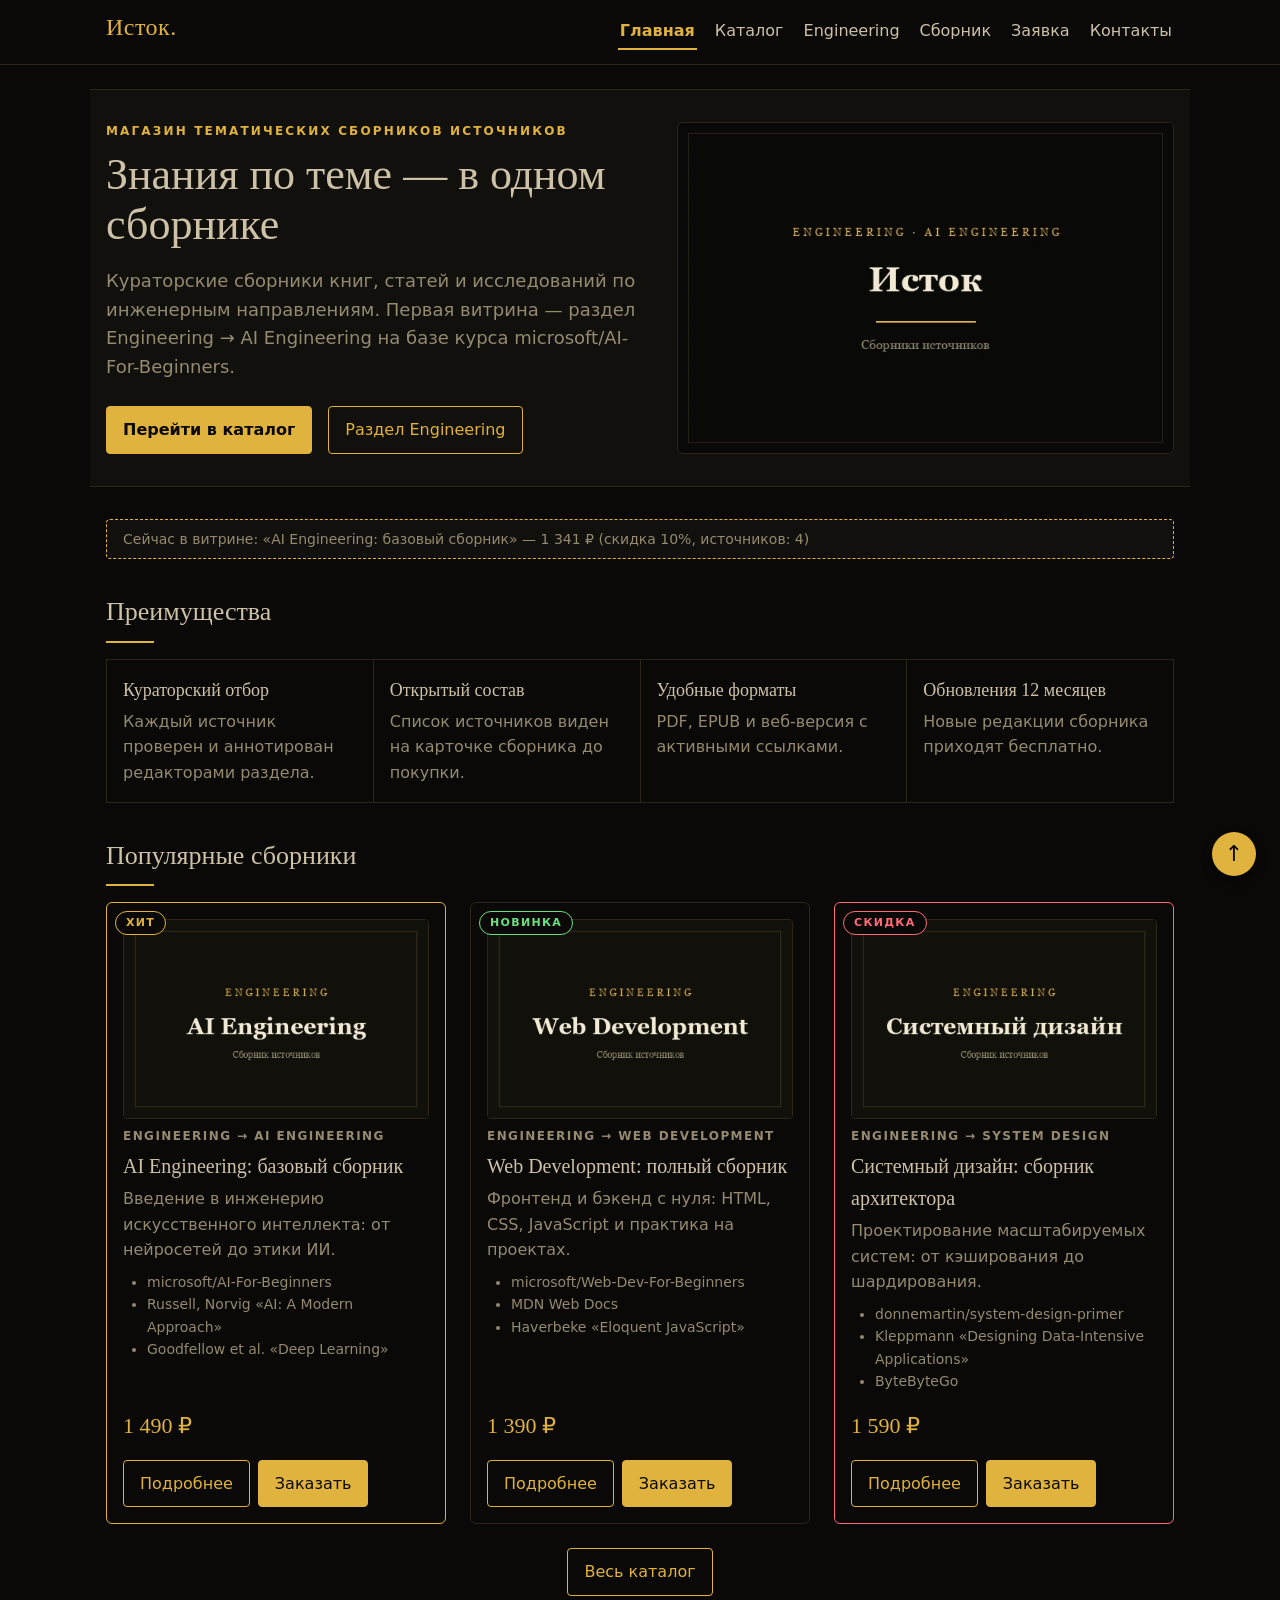
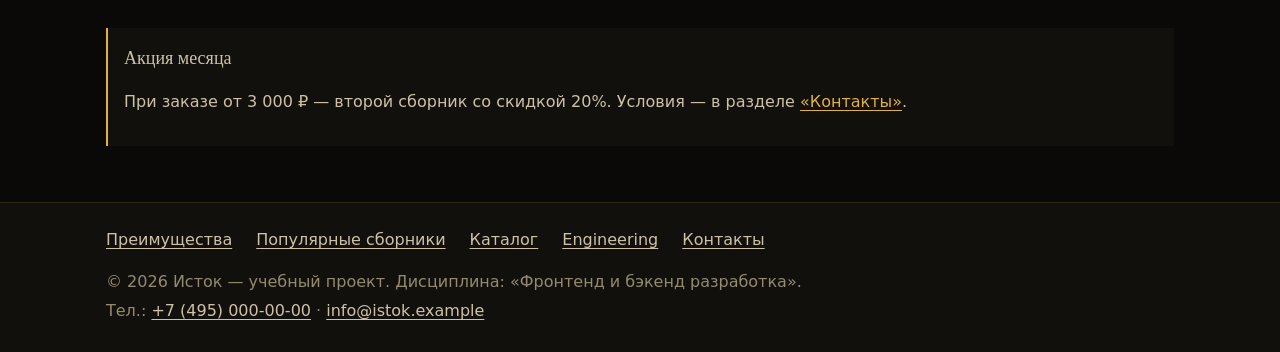
<file: index.html>
<!DOCTYPE html>
<html lang="ru">
<head>
  <meta charset="UTF-8">
  <meta name="viewport" content="width=device-width, initial-scale=1.0">
  <title>Исток — магазин тематических сборников источников</title>
  <meta name="description" content="Исток: кураторские сборники книг, статей и исследований по инженерным темам. Первый раздел — Engineering → AI Engineering.">
  <meta property="og:type" content="website">
  <meta property="og:title" content="Исток — магазин тематических сборников источников">
  <meta property="og:description" content="Исток: кураторские сборники книг, статей и исследований по инженерным темам.">
  <link rel="icon" href="images/favicon.svg" type="image/svg+xml">
  <link rel="stylesheet" href="css/style.css">
  <link rel="stylesheet" href="css/responsive.css">
  <script src="js/data.js" defer></script>
  <script src="js/main.js" defer></script>
</head>
<body>
  <a class="skip-link" href="#main">Перейти к содержимому</a>
  <header class="site-header">
    <div class="site-header__inner">
      <a class="site-header__logo" href="index.html">Исток</a>
      <button class="nav-toggle" type="button" aria-expanded="false" aria-controls="site-nav" aria-label="Открыть меню"><span class="nav-toggle__bar"></span><span class="nav-toggle__bar"></span><span class="nav-toggle__bar"></span></button>
      <nav class="site-nav" aria-label="Основная навигация">
        <ul class="site-nav__list" id="site-nav">
          <li class="site-nav__item"><a class="site-nav__link site-nav__link--active" href="index.html" aria-current="page">Главная</a></li>
          <li class="site-nav__item"><a class="site-nav__link" href="catalog.html">Каталог</a></li>
          <li class="site-nav__item"><a class="site-nav__link" href="category.html">Engineering</a></li>
          <li class="site-nav__item"><a class="site-nav__link" href="product.html">Сборник</a></li>
          <li class="site-nav__item"><a class="site-nav__link" href="order.html">Заявка</a></li>
          <li class="site-nav__item"><a class="site-nav__link" href="contacts.html">Контакты</a></li>
        </ul>
      </nav>
    </div>
  </header>

  <main class="page" id="main">
    <section class="hero">
      <div class="hero__content">
        <p class="kicker">Магазин тематических сборников источников</p>
        <h1 class="hero__title">Знания по теме — в одном сборнике</h1>
        <p class="hero__text">Кураторские сборники книг, статей и исследований по инженерным направлениям. Первая витрина — раздел Engineering → AI Engineering на базе курса microsoft/AI-For-Beginners.</p>
        <div class="hero__actions">
          <a class="button button--accent" href="catalog.html">Перейти в каталог</a>
          <a class="button button--light" href="category.html">Раздел Engineering</a>
        </div>
      </div>
      <div class="hero__media">
        <picture class="hero__picture">
          <source type="image/avif" srcset="images/hero-600.avif 600w, images/hero-800.avif 800w, images/hero-1200.avif 1200w" sizes="(min-width: 900px) 45vw, 100vw">
          <source type="image/webp" srcset="images/hero-600.webp 600w, images/hero-800.webp 800w, images/hero-1200.webp 1200w" sizes="(min-width: 900px) 45vw, 100vw">
          <img class="hero__image" src="images/hero-800.jpg" srcset="images/hero-600.jpg 600w, images/hero-800.jpg 800w, images/hero-1200.jpg 1200w" sizes="(min-width: 900px) 45vw, 100vw" width="1200" height="800" alt="Обложка магазина Исток: кураторские сборники источников по инженерным темам" fetchpriority="high">
        </picture>
      </div>
    </section>

    <p class="js-message" aria-live="polite">Данные о сборнике загружаются…</p>

    <section class="section" id="advantages">
      <h2 class="section__title">Преимущества</h2>
      <ul class="advantages">
        <li class="advantages__item"><h3 class="advantages__title">Кураторский отбор</h3><p class="advantages__text">Каждый источник проверен и аннотирован редакторами раздела.</p></li>
        <li class="advantages__item"><h3 class="advantages__title">Открытый состав</h3><p class="advantages__text">Список источников виден на карточке сборника до покупки.</p></li>
        <li class="advantages__item"><h3 class="advantages__title">Удобные форматы</h3><p class="advantages__text">PDF, EPUB и веб-версия с активными ссылками.</p></li>
        <li class="advantages__item"><h3 class="advantages__title">Обновления 12 месяцев</h3><p class="advantages__text">Новые редакции сборника приходят бесплатно.</p></li>
      </ul>
    </section>

    <section class="section" id="popular">
      <h2 class="section__title">Популярные сборники</h2>
      <div class="products-grid">
        <article class="product-card product-card--featured">
          <span class="badge badge--hit product-card__badge">Хит</span>
          <picture class="product-card__picture"><source type="image/avif" srcset="images/ai-engineering-400.avif 400w, images/ai-engineering-800.avif 800w" sizes="(min-width: 1024px) 30vw, (min-width: 640px) 45vw, 100vw"><source type="image/webp" srcset="images/ai-engineering-400.webp 400w, images/ai-engineering-800.webp 800w" sizes="(min-width: 1024px) 30vw, (min-width: 640px) 45vw, 100vw"><img class="product-card__image" src="images/ai-engineering-400.jpg" srcset="images/ai-engineering-400.jpg 400w, images/ai-engineering-800.jpg 800w" sizes="(min-width: 1024px) 30vw, (min-width: 640px) 45vw, 100vw" alt="Обложка сборника «AI Engineering: базовый сборник»" width="400" height="260" loading="lazy"></picture>
          <p class="product-card__category"><a class="product-card__category-link" href="category.html">Engineering → AI Engineering</a></p>
          <h3 class="product-card__title">AI Engineering: базовый сборник</h3>
          <p class="product-card__description">Введение в инженерию искусственного интеллекта: от нейросетей до этики ИИ.</p>
          <ul class="product-card__sources">
            <li>microsoft/AI-For-Beginners</li>
            <li>Russell, Norvig «AI: A Modern Approach»</li>
            <li>Goodfellow et al. «Deep Learning»</li>
          </ul>
          <p class="product-card__price">1 490 ₽</p>
          <div class="product-card__actions">
            <a class="button button--secondary" href="product.html">Подробнее</a>
            <button class="button button--primary product-card__button" type="button" data-product="AI Engineering: базовый сборник">Заказать</button>
          </div>
        </article>
        <article class="product-card">
          <span class="badge badge--new product-card__badge">Новинка</span>
          <picture class="product-card__picture"><source type="image/avif" srcset="images/web-development-400.avif 400w, images/web-development-800.avif 800w" sizes="(min-width: 1024px) 30vw, (min-width: 640px) 45vw, 100vw"><source type="image/webp" srcset="images/web-development-400.webp 400w, images/web-development-800.webp 800w" sizes="(min-width: 1024px) 30vw, (min-width: 640px) 45vw, 100vw"><img class="product-card__image" src="images/web-development-400.jpg" srcset="images/web-development-400.jpg 400w, images/web-development-800.jpg 800w" sizes="(min-width: 1024px) 30vw, (min-width: 640px) 45vw, 100vw" alt="Обложка сборника «Web Development: полный сборник»" width="400" height="260" loading="lazy"></picture>
          <p class="product-card__category">Engineering → Web Development</p>
          <h3 class="product-card__title">Web Development: полный сборник</h3>
          <p class="product-card__description">Фронтенд и бэкенд с нуля: HTML, CSS, JavaScript и практика на проектах.</p>
          <ul class="product-card__sources">
            <li>microsoft/Web-Dev-For-Beginners</li>
            <li>MDN Web Docs</li>
            <li>Haverbeke «Eloquent JavaScript»</li>
          </ul>
          <p class="product-card__price">1 390 ₽</p>
          <div class="product-card__actions">
            <a class="button button--secondary" href="product.html">Подробнее</a>
            <button class="button button--primary product-card__button" type="button" data-product="Web Development: полный сборник">Заказать</button>
          </div>
        </article>
        <article class="product-card product-card--discount">
          <span class="badge badge--sale product-card__badge">Скидка</span>
          <picture class="product-card__picture"><source type="image/avif" srcset="images/system-design-400.avif 400w, images/system-design-800.avif 800w" sizes="(min-width: 1024px) 30vw, (min-width: 640px) 45vw, 100vw"><source type="image/webp" srcset="images/system-design-400.webp 400w, images/system-design-800.webp 800w" sizes="(min-width: 1024px) 30vw, (min-width: 640px) 45vw, 100vw"><img class="product-card__image" src="images/system-design-400.jpg" srcset="images/system-design-400.jpg 400w, images/system-design-800.jpg 800w" sizes="(min-width: 1024px) 30vw, (min-width: 640px) 45vw, 100vw" alt="Обложка сборника «Системный дизайн: сборник архитектора»" width="400" height="260" loading="lazy"></picture>
          <p class="product-card__category">Engineering → System Design</p>
          <h3 class="product-card__title">Системный дизайн: сборник архитектора</h3>
          <p class="product-card__description">Проектирование масштабируемых систем: от кэширования до шардирования.</p>
          <ul class="product-card__sources">
            <li>donnemartin/system-design-primer</li>
            <li>Kleppmann «Designing Data-Intensive Applications»</li>
            <li>ByteByteGo</li>
          </ul>
          <p class="product-card__price">1 590 ₽</p>
          <div class="product-card__actions">
            <a class="button button--secondary" href="product.html">Подробнее</a>
            <button class="button button--primary product-card__button" type="button" data-product="Системный дизайн: сборник архитектора">Заказать</button>
          </div>
        </article>
      </div>
      <p class="section__more"><a class="button button--secondary" href="catalog.html">Весь каталог</a></p>
    </section>

    <aside class="note">
      <h2 class="note__title">Акция месяца</h2>
      <p>При заказе от 3 000 ₽ — второй сборник со скидкой 20%. Условия — в разделе <a href="contacts.html">«Контакты»</a>.</p>
    </aside>
  </main>

  <footer class="site-footer" id="contacts">
    <div class="site-footer__inner">
      <nav class="site-footer__nav" aria-label="Навигация в подвале">
        <ul class="site-footer__list">
          <li class="site-footer__item"><a class="site-footer__link" href="index.html#advantages">Преимущества</a></li>
          <li class="site-footer__item"><a class="site-footer__link" href="index.html#popular">Популярные сборники</a></li>
          <li class="site-footer__item"><a class="site-footer__link" href="catalog.html">Каталог</a></li>
          <li class="site-footer__item"><a class="site-footer__link" href="category.html">Engineering</a></li>
          <li class="site-footer__item"><a class="site-footer__link" href="contacts.html">Контакты</a></li>
        </ul>
      </nav>
      <p class="site-footer__text">&copy; 2026 Исток — учебный проект. Дисциплина: «Фронтенд и бэкенд разработка».</p>
      <p class="site-footer__text">Тел.: <a class="site-footer__link" href="tel:+74950000000">+7 (495) 000-00-00</a> · <a class="site-footer__link" href="mailto:info@istok.example">info@istok.example</a></p>
    </div>
  </footer>
  <a class="to-top" href="#main" aria-label="Наверх">↑</a>

  <dialog class="order-dialog" id="order-dialog" aria-labelledby="order-dialog-title">
    <h2 class="order-dialog__title" id="order-dialog-title">Быстрая заявка</h2>
    <form class="order-form" id="order-form" action="#" method="post" novalidate>
      <input id="selected-product" name="selected-product" type="hidden">
      <p class="order-form__selected" id="selected-product-label" hidden></p>
      <div class="order-form__field">
        <label class="order-form__label" for="order-name">Имя</label>
        <input class="order-form__input" id="order-name" name="name" type="text" placeholder="Введите ваше имя" minlength="2" autocomplete="given-name" required aria-describedby="order-name-error">
        <small class="order-form__error" id="order-name-error" role="alert" hidden>Введите имя (не короче 2 символов).</small>
      </div>
      <div class="order-form__field">
        <label class="order-form__label" for="order-email">E-mail</label>
        <input class="order-form__input" id="order-email" name="email" type="email" placeholder="example@mail.ru" autocomplete="email" required aria-describedby="order-email-error">
        <small class="order-form__error" id="order-email-error" role="alert" hidden>Введите корректный e-mail.</small>
      </div>
      <div class="order-form__field">
        <label class="order-form__label" for="order-phone">Телефон</label>
        <input class="order-form__input" id="order-phone" name="phone" type="tel" inputmode="tel" placeholder="+7 (900) 000-00-00" pattern="^\+7 \(\d{3}\) \d{3}-\d{2}-\d{2}$" required aria-describedby="order-phone-hint order-phone-error">
        <small class="order-form__hint" id="order-phone-hint">Формат: +7 (900) 000-00-00</small>
        <small class="order-form__error" id="order-phone-error" role="alert" hidden>Введите телефон в формате +7 (900) 000-00-00.</small>
      </div>
      <div class="order-form__field">
        <label class="order-form__label" for="order-topic">Тема заявки</label>
        <select class="order-form__select" id="order-topic" name="topic" required aria-describedby="order-topic-error">
          <option value="">Выберите тему</option>
          <option value="product">Заказ сборника</option>
          <option value="consultation">Консультация</option>
          <option value="delivery">Получение и доставка</option>
        </select>
        <small class="order-form__error" id="order-topic-error" role="alert" hidden>Выберите тему заявки.</small>
      </div>
      <div class="order-form__field">
        <label class="order-form__label" for="order-comment">Комментарий</label>
        <textarea class="order-form__textarea" id="order-comment" name="comment" rows="3" placeholder="Дополнительная информация"></textarea>
      </div>
      <div class="order-form__field order-form__field--checkbox">
        <label class="order-form__label order-form__label--inline"><input id="order-agreement" name="agreement" type="checkbox" required aria-describedby="order-agreement-error"> Я согласен на обработку данных</label>
        <small class="order-form__error" id="order-agreement-error" role="alert" hidden>Подтвердите согласие на обработку данных.</small>
      </div>
      <div class="order-form__actions">
        <button class="button button--secondary" type="button" id="close-order-dialog" aria-label="Закрыть окно заявки">Закрыть</button>
        <button class="button button--primary" type="submit">Отправить заявку</button>
      </div>
    </form>
  </dialog>
  <p class="success-message" id="success-message" role="status" hidden>Заявка успешно отправлена!</p>
</body>
</html>
</file>
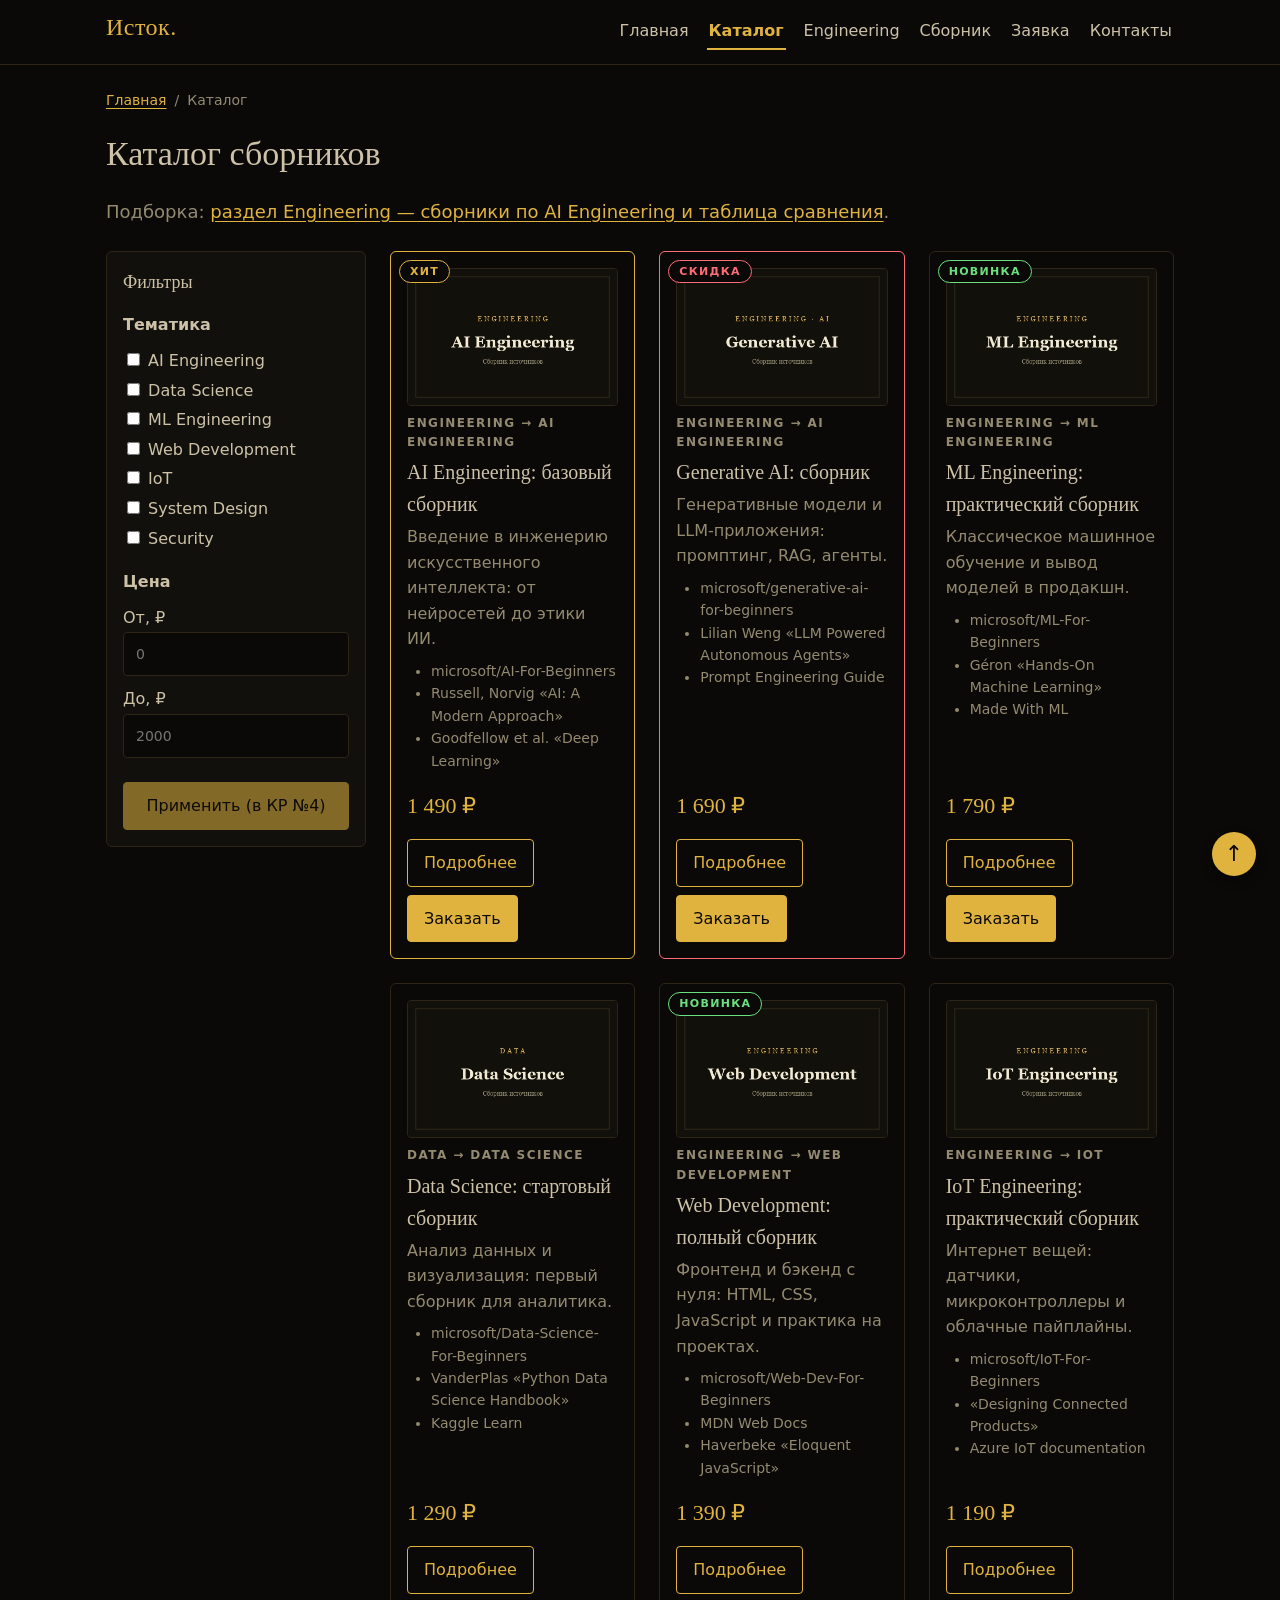
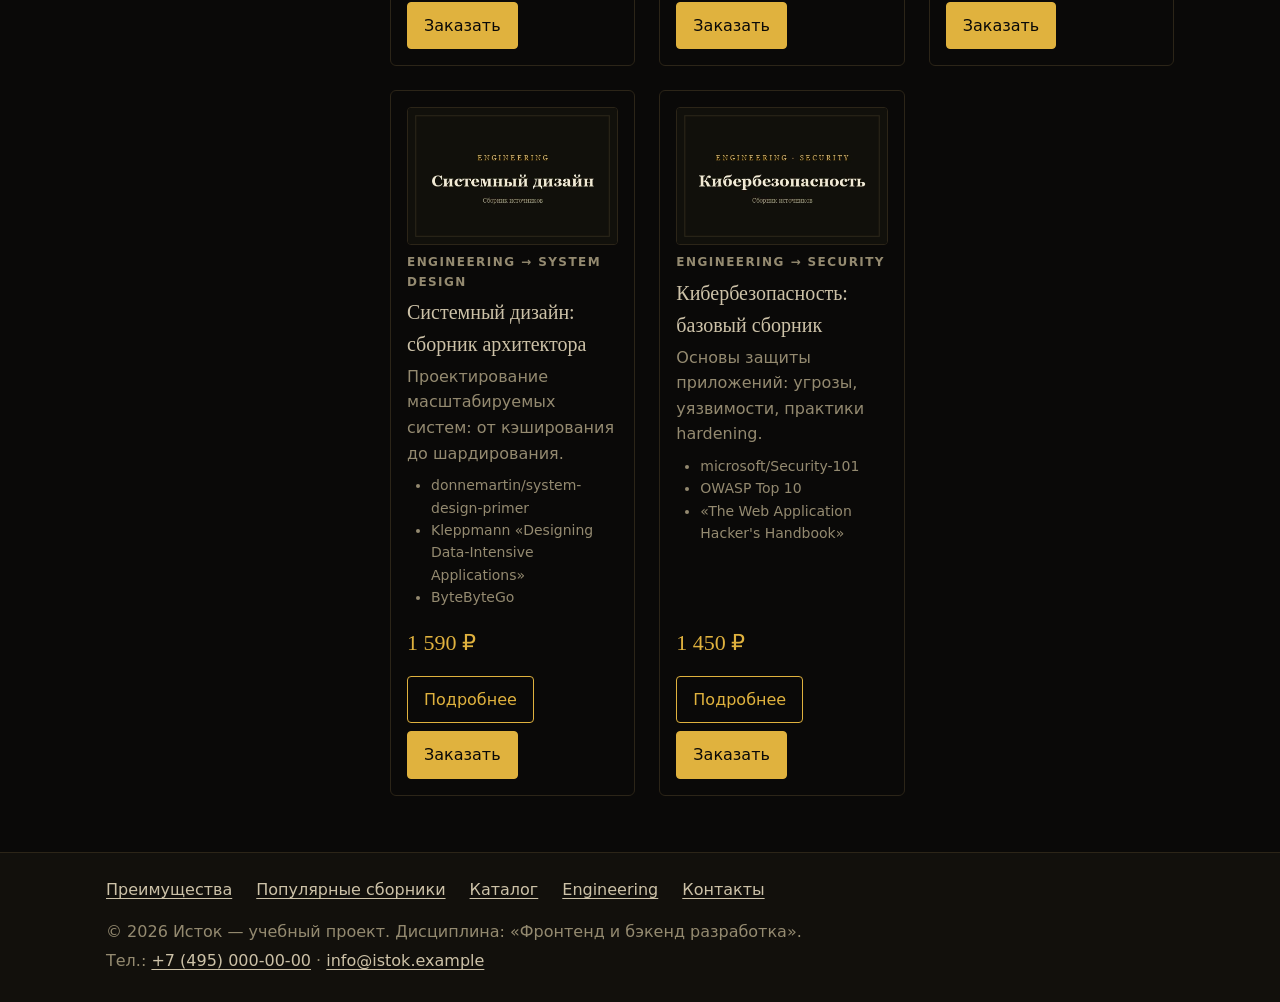
<file: catalog.html>
<!DOCTYPE html>
<html lang="ru">
<head>
  <meta charset="UTF-8">
  <meta name="viewport" content="width=device-width, initial-scale=1.0">
  <title>Каталог — Исток</title>
  <meta name="description" content="Каталог тематических сборников источников Исток: AI Engineering, Data Science, Web Development, IoT, системный дизайн, кибербезопасность.">
  <meta property="og:type" content="website">
  <meta property="og:title" content="Каталог — Исток">
  <meta property="og:description" content="Каталог тематических сборников источников Исток.">
  <link rel="icon" href="images/favicon.svg" type="image/svg+xml">
  <link rel="stylesheet" href="css/style.css">
  <link rel="stylesheet" href="css/responsive.css">
  <script src="js/data.js" defer></script>
  <script src="js/main.js" defer></script>
</head>
<body>
  <a class="skip-link" href="#main">Перейти к содержимому</a>
  <header class="site-header">
    <div class="site-header__inner">
      <a class="site-header__logo" href="index.html">Исток</a>
      <button class="nav-toggle" type="button" aria-expanded="false" aria-controls="site-nav" aria-label="Открыть меню"><span class="nav-toggle__bar"></span><span class="nav-toggle__bar"></span><span class="nav-toggle__bar"></span></button>
      <nav class="site-nav" aria-label="Основная навигация">
        <ul class="site-nav__list" id="site-nav">
          <li class="site-nav__item"><a class="site-nav__link" href="index.html">Главная</a></li>
          <li class="site-nav__item"><a class="site-nav__link site-nav__link--active" href="catalog.html" aria-current="page">Каталог</a></li>
          <li class="site-nav__item"><a class="site-nav__link" href="category.html">Engineering</a></li>
          <li class="site-nav__item"><a class="site-nav__link" href="product.html">Сборник</a></li>
          <li class="site-nav__item"><a class="site-nav__link" href="order.html">Заявка</a></li>
          <li class="site-nav__item"><a class="site-nav__link" href="contacts.html">Контакты</a></li>
        </ul>
      </nav>
    </div>
  </header>

  <main class="page" id="main">
    <nav class="breadcrumbs" aria-label="Хлебные крошки">
      <ol class="breadcrumbs__list">
        <li class="breadcrumbs__item"><a class="breadcrumbs__link" href="index.html">Главная</a></li>
        <li class="breadcrumbs__item"><span class="breadcrumbs__current" aria-current="page">Каталог</span></li>
      </ol>
    </nav>
    <h1 class="page__title">Каталог сборников</h1>
    <p class="page__lead">Подборка: <a href="category.html">раздел Engineering — сборники по AI Engineering и таблица сравнения</a>.</p>
    <div class="catalog-layout">
      <aside class="catalog-filters" aria-label="Фильтры каталога">
        <h2 class="catalog-filters__title">Фильтры</h2>
        <form class="catalog-filters__form" action="#" method="get">
          <fieldset class="catalog-filters__group">
            <legend class="catalog-filters__legend">Тематика</legend>
            <ul class="catalog-filters__list">
          <li class="catalog-filters__item"><label class="catalog-filters__label"><input type="checkbox" name="category" value="AI Engineering"> AI Engineering</label></li>
          <li class="catalog-filters__item"><label class="catalog-filters__label"><input type="checkbox" name="category" value="Data Science"> Data Science</label></li>
          <li class="catalog-filters__item"><label class="catalog-filters__label"><input type="checkbox" name="category" value="ML Engineering"> ML Engineering</label></li>
          <li class="catalog-filters__item"><label class="catalog-filters__label"><input type="checkbox" name="category" value="Web Development"> Web Development</label></li>
          <li class="catalog-filters__item"><label class="catalog-filters__label"><input type="checkbox" name="category" value="IoT"> IoT</label></li>
          <li class="catalog-filters__item"><label class="catalog-filters__label"><input type="checkbox" name="category" value="System Design"> System Design</label></li>
          <li class="catalog-filters__item"><label class="catalog-filters__label"><input type="checkbox" name="category" value="Security"> Security</label></li>
            </ul>
          </fieldset>
          <fieldset class="catalog-filters__group">
            <legend class="catalog-filters__legend">Цена</legend>
            <label class="catalog-filters__label" for="price-min">От, ₽</label>
            <input class="catalog-filters__input" id="price-min" name="price-min" type="number" min="0" step="100" placeholder="0">
            <label class="catalog-filters__label" for="price-max">До, ₽</label>
            <input class="catalog-filters__input" id="price-max" name="price-max" type="number" min="0" step="100" placeholder="2000">
          </fieldset>
          <button class="button button--primary" type="button" disabled>Применить (в КР №4)</button>
        </form>
      </aside>
      <section class="catalog-products" aria-label="Список сборников">
        <div class="products-grid">
        <article class="product-card product-card--featured">
          <span class="badge badge--hit product-card__badge">Хит</span>
          <picture class="product-card__picture"><source type="image/avif" srcset="images/ai-engineering-400.avif 400w, images/ai-engineering-800.avif 800w" sizes="(min-width: 1024px) 30vw, (min-width: 640px) 45vw, 100vw"><source type="image/webp" srcset="images/ai-engineering-400.webp 400w, images/ai-engineering-800.webp 800w" sizes="(min-width: 1024px) 30vw, (min-width: 640px) 45vw, 100vw"><img class="product-card__image" src="images/ai-engineering-400.jpg" srcset="images/ai-engineering-400.jpg 400w, images/ai-engineering-800.jpg 800w" sizes="(min-width: 1024px) 30vw, (min-width: 640px) 45vw, 100vw" alt="Обложка сборника «AI Engineering: базовый сборник»" width="400" height="260" loading="lazy"></picture>
          <p class="product-card__category"><a class="product-card__category-link" href="category.html">Engineering → AI Engineering</a></p>
          <h3 class="product-card__title">AI Engineering: базовый сборник</h3>
          <p class="product-card__description">Введение в инженерию искусственного интеллекта: от нейросетей до этики ИИ.</p>
          <ul class="product-card__sources">
            <li>microsoft/AI-For-Beginners</li>
            <li>Russell, Norvig «AI: A Modern Approach»</li>
            <li>Goodfellow et al. «Deep Learning»</li>
          </ul>
          <p class="product-card__price">1 490 ₽</p>
          <div class="product-card__actions">
            <a class="button button--secondary" href="product.html">Подробнее</a>
            <button class="button button--primary product-card__button" type="button" data-product="AI Engineering: базовый сборник">Заказать</button>
          </div>
        </article>
        <article class="product-card product-card--discount">
          <span class="badge badge--sale product-card__badge">Скидка</span>
          <picture class="product-card__picture"><source type="image/avif" srcset="images/generative-ai-400.avif 400w, images/generative-ai-800.avif 800w" sizes="(min-width: 1024px) 30vw, (min-width: 640px) 45vw, 100vw"><source type="image/webp" srcset="images/generative-ai-400.webp 400w, images/generative-ai-800.webp 800w" sizes="(min-width: 1024px) 30vw, (min-width: 640px) 45vw, 100vw"><img class="product-card__image" src="images/generative-ai-400.jpg" srcset="images/generative-ai-400.jpg 400w, images/generative-ai-800.jpg 800w" sizes="(min-width: 1024px) 30vw, (min-width: 640px) 45vw, 100vw" alt="Обложка сборника «Generative AI: сборник»" width="400" height="260" loading="lazy"></picture>
          <p class="product-card__category"><a class="product-card__category-link" href="category.html">Engineering → AI Engineering</a></p>
          <h3 class="product-card__title">Generative AI: сборник</h3>
          <p class="product-card__description">Генеративные модели и LLM-приложения: промптинг, RAG, агенты.</p>
          <ul class="product-card__sources">
            <li>microsoft/generative-ai-for-beginners</li>
            <li>Lilian Weng «LLM Powered Autonomous Agents»</li>
            <li>Prompt Engineering Guide</li>
          </ul>
          <p class="product-card__price">1 690 ₽</p>
          <div class="product-card__actions">
            <a class="button button--secondary" href="product.html">Подробнее</a>
            <button class="button button--primary product-card__button" type="button" data-product="Generative AI: сборник">Заказать</button>
          </div>
        </article>
        <article class="product-card">
          <span class="badge badge--new product-card__badge">Новинка</span>
          <picture class="product-card__picture"><source type="image/avif" srcset="images/ml-engineering-400.avif 400w, images/ml-engineering-800.avif 800w" sizes="(min-width: 1024px) 30vw, (min-width: 640px) 45vw, 100vw"><source type="image/webp" srcset="images/ml-engineering-400.webp 400w, images/ml-engineering-800.webp 800w" sizes="(min-width: 1024px) 30vw, (min-width: 640px) 45vw, 100vw"><img class="product-card__image" src="images/ml-engineering-400.jpg" srcset="images/ml-engineering-400.jpg 400w, images/ml-engineering-800.jpg 800w" sizes="(min-width: 1024px) 30vw, (min-width: 640px) 45vw, 100vw" alt="Обложка сборника «ML Engineering: практический сборник»" width="400" height="260" loading="lazy"></picture>
          <p class="product-card__category"><a class="product-card__category-link" href="category.html">Engineering → ML Engineering</a></p>
          <h3 class="product-card__title">ML Engineering: практический сборник</h3>
          <p class="product-card__description">Классическое машинное обучение и вывод моделей в продакшн.</p>
          <ul class="product-card__sources">
            <li>microsoft/ML-For-Beginners</li>
            <li>Géron «Hands-On Machine Learning»</li>
            <li>Made With ML</li>
          </ul>
          <p class="product-card__price">1 790 ₽</p>
          <div class="product-card__actions">
            <a class="button button--secondary" href="product.html">Подробнее</a>
            <button class="button button--primary product-card__button" type="button" data-product="ML Engineering: практический сборник">Заказать</button>
          </div>
        </article>
        <article class="product-card">
          <picture class="product-card__picture"><source type="image/avif" srcset="images/data-science-400.avif 400w, images/data-science-800.avif 800w" sizes="(min-width: 1024px) 30vw, (min-width: 640px) 45vw, 100vw"><source type="image/webp" srcset="images/data-science-400.webp 400w, images/data-science-800.webp 800w" sizes="(min-width: 1024px) 30vw, (min-width: 640px) 45vw, 100vw"><img class="product-card__image" src="images/data-science-400.jpg" srcset="images/data-science-400.jpg 400w, images/data-science-800.jpg 800w" sizes="(min-width: 1024px) 30vw, (min-width: 640px) 45vw, 100vw" alt="Обложка сборника «Data Science: стартовый сборник»" width="400" height="260" loading="lazy"></picture>
          <p class="product-card__category">Data → Data Science</p>
          <h3 class="product-card__title">Data Science: стартовый сборник</h3>
          <p class="product-card__description">Анализ данных и визуализация: первый сборник для аналитика.</p>
          <ul class="product-card__sources">
            <li>microsoft/Data-Science-For-Beginners</li>
            <li>VanderPlas «Python Data Science Handbook»</li>
            <li>Kaggle Learn</li>
          </ul>
          <p class="product-card__price">1 290 ₽</p>
          <div class="product-card__actions">
            <a class="button button--secondary" href="product.html">Подробнее</a>
            <button class="button button--primary product-card__button" type="button" data-product="Data Science: стартовый сборник">Заказать</button>
          </div>
        </article>
        <article class="product-card">
          <span class="badge badge--new product-card__badge">Новинка</span>
          <picture class="product-card__picture"><source type="image/avif" srcset="images/web-development-400.avif 400w, images/web-development-800.avif 800w" sizes="(min-width: 1024px) 30vw, (min-width: 640px) 45vw, 100vw"><source type="image/webp" srcset="images/web-development-400.webp 400w, images/web-development-800.webp 800w" sizes="(min-width: 1024px) 30vw, (min-width: 640px) 45vw, 100vw"><img class="product-card__image" src="images/web-development-400.jpg" srcset="images/web-development-400.jpg 400w, images/web-development-800.jpg 800w" sizes="(min-width: 1024px) 30vw, (min-width: 640px) 45vw, 100vw" alt="Обложка сборника «Web Development: полный сборник»" width="400" height="260" loading="lazy"></picture>
          <p class="product-card__category"><a class="product-card__category-link" href="category.html">Engineering → Web Development</a></p>
          <h3 class="product-card__title">Web Development: полный сборник</h3>
          <p class="product-card__description">Фронтенд и бэкенд с нуля: HTML, CSS, JavaScript и практика на проектах.</p>
          <ul class="product-card__sources">
            <li>microsoft/Web-Dev-For-Beginners</li>
            <li>MDN Web Docs</li>
            <li>Haverbeke «Eloquent JavaScript»</li>
          </ul>
          <p class="product-card__price">1 390 ₽</p>
          <div class="product-card__actions">
            <a class="button button--secondary" href="product.html">Подробнее</a>
            <button class="button button--primary product-card__button" type="button" data-product="Web Development: полный сборник">Заказать</button>
          </div>
        </article>
        <article class="product-card">
          <picture class="product-card__picture"><source type="image/avif" srcset="images/iot-engineering-400.avif 400w, images/iot-engineering-800.avif 800w" sizes="(min-width: 1024px) 30vw, (min-width: 640px) 45vw, 100vw"><source type="image/webp" srcset="images/iot-engineering-400.webp 400w, images/iot-engineering-800.webp 800w" sizes="(min-width: 1024px) 30vw, (min-width: 640px) 45vw, 100vw"><img class="product-card__image" src="images/iot-engineering-400.jpg" srcset="images/iot-engineering-400.jpg 400w, images/iot-engineering-800.jpg 800w" sizes="(min-width: 1024px) 30vw, (min-width: 640px) 45vw, 100vw" alt="Обложка сборника «IoT Engineering: практический сборник»" width="400" height="260" loading="lazy"></picture>
          <p class="product-card__category"><a class="product-card__category-link" href="category.html">Engineering → IoT</a></p>
          <h3 class="product-card__title">IoT Engineering: практический сборник</h3>
          <p class="product-card__description">Интернет вещей: датчики, микроконтроллеры и облачные пайплайны.</p>
          <ul class="product-card__sources">
            <li>microsoft/IoT-For-Beginners</li>
            <li>«Designing Connected Products»</li>
            <li>Azure IoT documentation</li>
          </ul>
          <p class="product-card__price">1 190 ₽</p>
          <div class="product-card__actions">
            <a class="button button--secondary" href="product.html">Подробнее</a>
            <button class="button button--primary product-card__button" type="button" data-product="IoT Engineering: практический сборник">Заказать</button>
          </div>
        </article>
        <article class="product-card">
          <picture class="product-card__picture"><source type="image/avif" srcset="images/system-design-400.avif 400w, images/system-design-800.avif 800w" sizes="(min-width: 1024px) 30vw, (min-width: 640px) 45vw, 100vw"><source type="image/webp" srcset="images/system-design-400.webp 400w, images/system-design-800.webp 800w" sizes="(min-width: 1024px) 30vw, (min-width: 640px) 45vw, 100vw"><img class="product-card__image" src="images/system-design-400.jpg" srcset="images/system-design-400.jpg 400w, images/system-design-800.jpg 800w" sizes="(min-width: 1024px) 30vw, (min-width: 640px) 45vw, 100vw" alt="Обложка сборника «Системный дизайн: сборник архитектора»" width="400" height="260" loading="lazy"></picture>
          <p class="product-card__category"><a class="product-card__category-link" href="category.html">Engineering → System Design</a></p>
          <h3 class="product-card__title">Системный дизайн: сборник архитектора</h3>
          <p class="product-card__description">Проектирование масштабируемых систем: от кэширования до шардирования.</p>
          <ul class="product-card__sources">
            <li>donnemartin/system-design-primer</li>
            <li>Kleppmann «Designing Data-Intensive Applications»</li>
            <li>ByteByteGo</li>
          </ul>
          <p class="product-card__price">1 590 ₽</p>
          <div class="product-card__actions">
            <a class="button button--secondary" href="product.html">Подробнее</a>
            <button class="button button--primary product-card__button" type="button" data-product="Системный дизайн: сборник архитектора">Заказать</button>
          </div>
        </article>
        <article class="product-card">
          <picture class="product-card__picture"><source type="image/avif" srcset="images/cybersecurity-400.avif 400w, images/cybersecurity-800.avif 800w" sizes="(min-width: 1024px) 30vw, (min-width: 640px) 45vw, 100vw"><source type="image/webp" srcset="images/cybersecurity-400.webp 400w, images/cybersecurity-800.webp 800w" sizes="(min-width: 1024px) 30vw, (min-width: 640px) 45vw, 100vw"><img class="product-card__image" src="images/cybersecurity-400.jpg" srcset="images/cybersecurity-400.jpg 400w, images/cybersecurity-800.jpg 800w" sizes="(min-width: 1024px) 30vw, (min-width: 640px) 45vw, 100vw" alt="Обложка сборника «Кибербезопасность: базовый сборник»" width="400" height="260" loading="lazy"></picture>
          <p class="product-card__category"><a class="product-card__category-link" href="category.html">Engineering → Security</a></p>
          <h3 class="product-card__title">Кибербезопасность: базовый сборник</h3>
          <p class="product-card__description">Основы защиты приложений: угрозы, уязвимости, практики hardening.</p>
          <ul class="product-card__sources">
            <li>microsoft/Security-101</li>
            <li>OWASP Top 10</li>
            <li>«The Web Application Hacker's Handbook»</li>
          </ul>
          <p class="product-card__price">1 450 ₽</p>
          <div class="product-card__actions">
            <a class="button button--secondary" href="product.html">Подробнее</a>
            <button class="button button--primary product-card__button" type="button" data-product="Кибербезопасность: базовый сборник">Заказать</button>
          </div>
        </article>
        </div>
      </section>
    </div>
  </main>

  <footer class="site-footer" id="contacts">
    <div class="site-footer__inner">
      <nav class="site-footer__nav" aria-label="Навигация в подвале">
        <ul class="site-footer__list">
          <li class="site-footer__item"><a class="site-footer__link" href="index.html#advantages">Преимущества</a></li>
          <li class="site-footer__item"><a class="site-footer__link" href="index.html#popular">Популярные сборники</a></li>
          <li class="site-footer__item"><a class="site-footer__link" href="catalog.html">Каталог</a></li>
          <li class="site-footer__item"><a class="site-footer__link" href="category.html">Engineering</a></li>
          <li class="site-footer__item"><a class="site-footer__link" href="contacts.html">Контакты</a></li>
        </ul>
      </nav>
      <p class="site-footer__text">&copy; 2026 Исток — учебный проект. Дисциплина: «Фронтенд и бэкенд разработка».</p>
      <p class="site-footer__text">Тел.: <a class="site-footer__link" href="tel:+74950000000">+7 (495) 000-00-00</a> · <a class="site-footer__link" href="mailto:info@istok.example">info@istok.example</a></p>
    </div>
  </footer>
  <a class="to-top" href="#main" aria-label="Наверх">↑</a>

  <dialog class="order-dialog" id="order-dialog" aria-labelledby="order-dialog-title">
    <h2 class="order-dialog__title" id="order-dialog-title">Быстрая заявка</h2>
    <form class="order-form" id="order-form" action="#" method="post" novalidate>
      <input id="selected-product" name="selected-product" type="hidden">
      <p class="order-form__selected" id="selected-product-label" hidden></p>
      <div class="order-form__field">
        <label class="order-form__label" for="order-name">Имя</label>
        <input class="order-form__input" id="order-name" name="name" type="text" placeholder="Введите ваше имя" minlength="2" autocomplete="given-name" required aria-describedby="order-name-error">
        <small class="order-form__error" id="order-name-error" role="alert" hidden>Введите имя (не короче 2 символов).</small>
      </div>
      <div class="order-form__field">
        <label class="order-form__label" for="order-email">E-mail</label>
        <input class="order-form__input" id="order-email" name="email" type="email" placeholder="example@mail.ru" autocomplete="email" required aria-describedby="order-email-error">
        <small class="order-form__error" id="order-email-error" role="alert" hidden>Введите корректный e-mail.</small>
      </div>
      <div class="order-form__field">
        <label class="order-form__label" for="order-phone">Телефон</label>
        <input class="order-form__input" id="order-phone" name="phone" type="tel" inputmode="tel" placeholder="+7 (900) 000-00-00" pattern="^\+7 \(\d{3}\) \d{3}-\d{2}-\d{2}$" required aria-describedby="order-phone-hint order-phone-error">
        <small class="order-form__hint" id="order-phone-hint">Формат: +7 (900) 000-00-00</small>
        <small class="order-form__error" id="order-phone-error" role="alert" hidden>Введите телефон в формате +7 (900) 000-00-00.</small>
      </div>
      <div class="order-form__field">
        <label class="order-form__label" for="order-topic">Тема заявки</label>
        <select class="order-form__select" id="order-topic" name="topic" required aria-describedby="order-topic-error">
          <option value="">Выберите тему</option>
          <option value="product">Заказ сборника</option>
          <option value="consultation">Консультация</option>
          <option value="delivery">Получение и доставка</option>
        </select>
        <small class="order-form__error" id="order-topic-error" role="alert" hidden>Выберите тему заявки.</small>
      </div>
      <div class="order-form__field">
        <label class="order-form__label" for="order-comment">Комментарий</label>
        <textarea class="order-form__textarea" id="order-comment" name="comment" rows="3" placeholder="Дополнительная информация"></textarea>
      </div>
      <div class="order-form__field order-form__field--checkbox">
        <label class="order-form__label order-form__label--inline"><input id="order-agreement" name="agreement" type="checkbox" required aria-describedby="order-agreement-error"> Я согласен на обработку данных</label>
        <small class="order-form__error" id="order-agreement-error" role="alert" hidden>Подтвердите согласие на обработку данных.</small>
      </div>
      <div class="order-form__actions">
        <button class="button button--secondary" type="button" id="close-order-dialog" aria-label="Закрыть окно заявки">Закрыть</button>
        <button class="button button--primary" type="submit">Отправить заявку</button>
      </div>
    </form>
  </dialog>
  <p class="success-message" id="success-message" role="status" hidden>Заявка успешно отправлена!</p>
</body>
</html>
</file>
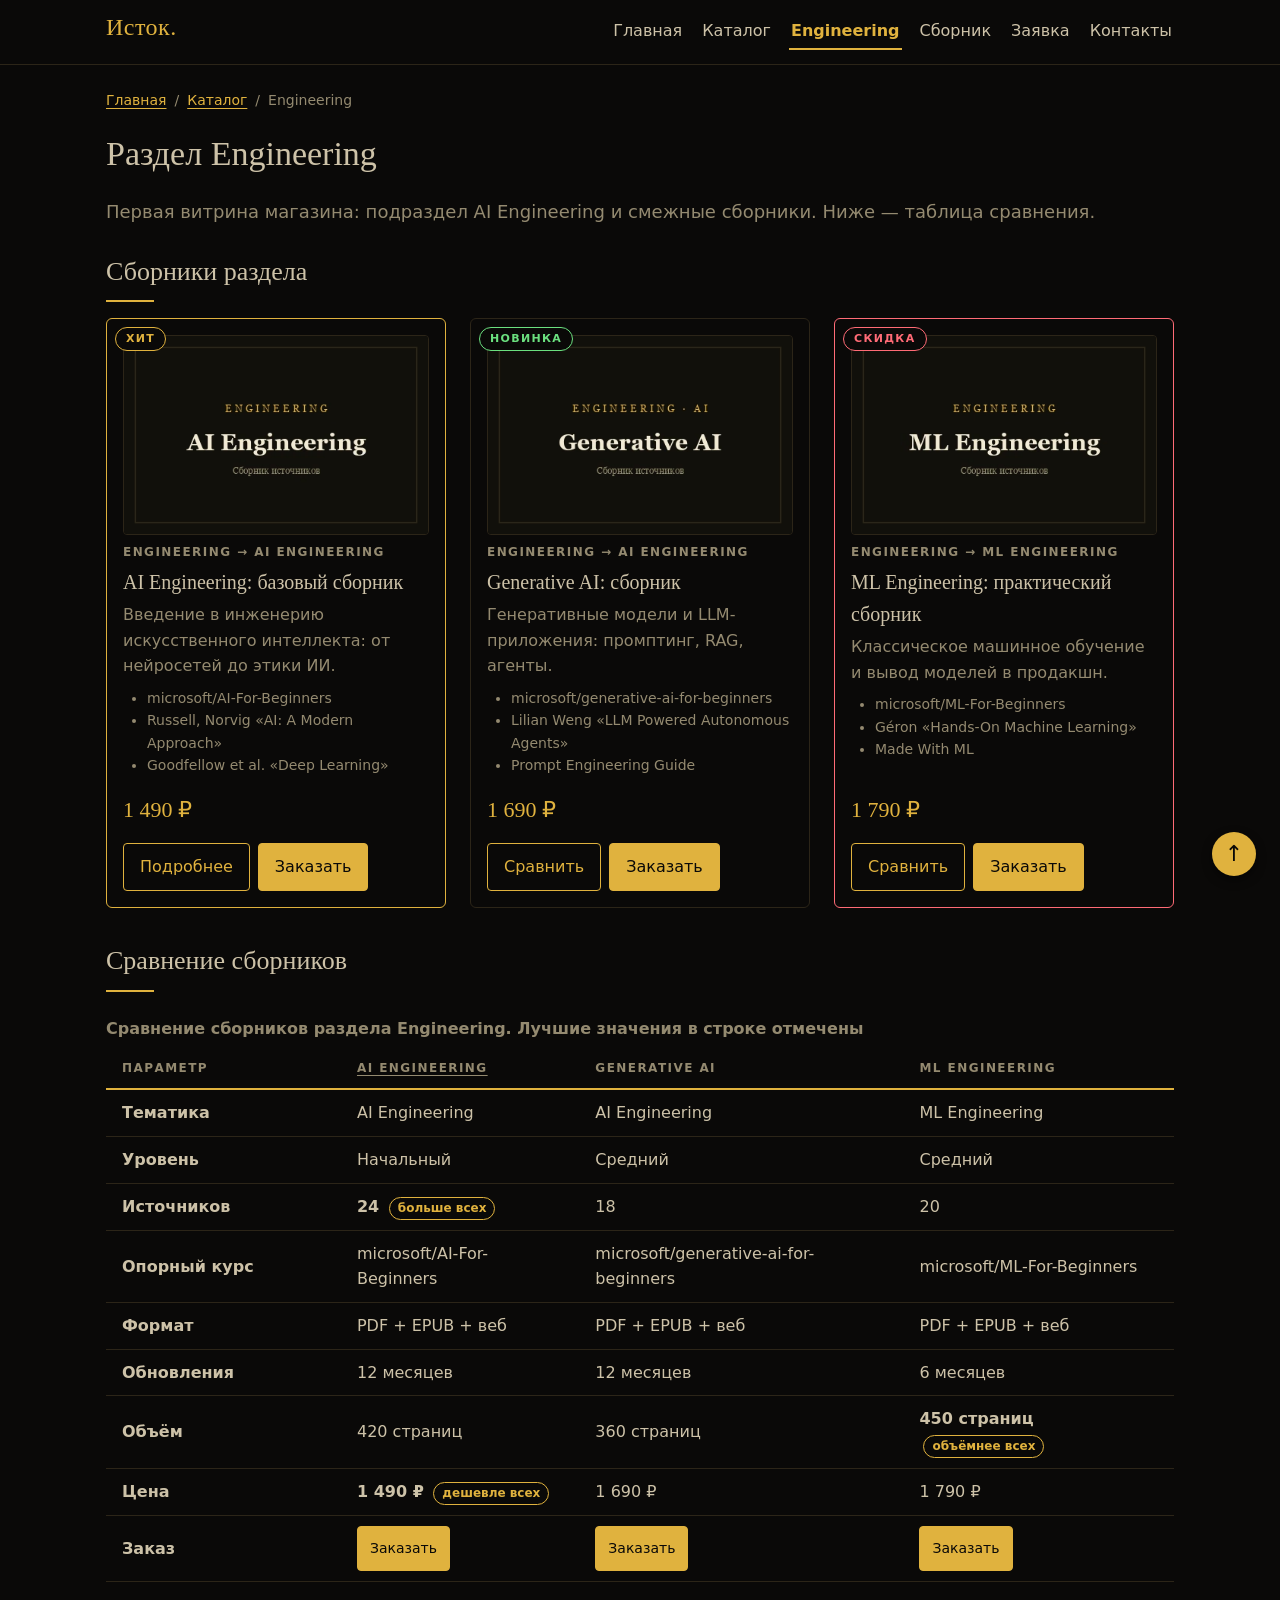
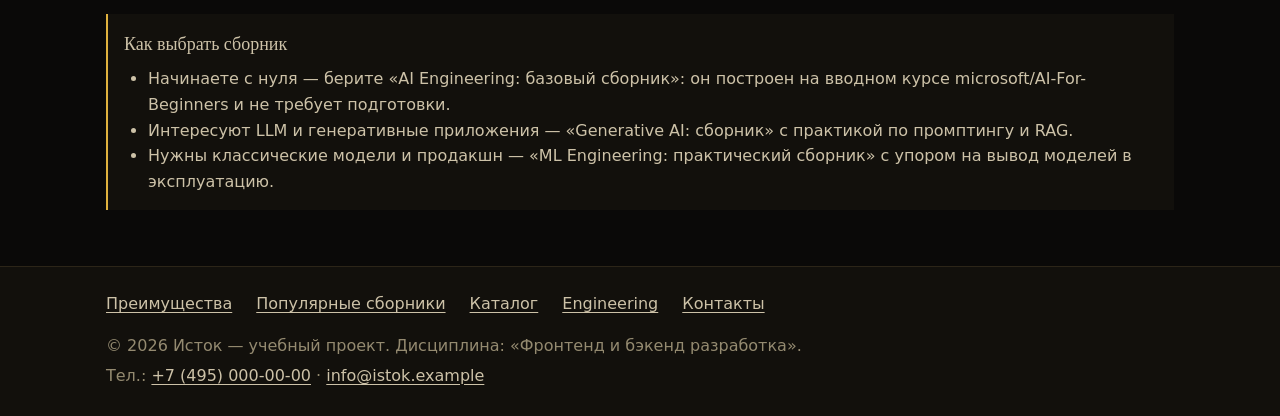
<file: category.html>
<!DOCTYPE html>
<html lang="ru">
<head>
  <meta charset="UTF-8">
  <meta name="viewport" content="width=device-width, initial-scale=1.0">
  <title>Engineering — Исток</title>
  <meta name="description" content="Раздел Engineering магазина Исток: сборники по AI Engineering, ML Engineering и Generative AI, таблица сравнения.">
  <meta property="og:type" content="website">
  <meta property="og:title" content="Engineering — Исток">
  <meta property="og:description" content="Раздел Engineering магазина Исток: сборники по AI Engineering, ML Engineering и Generative AI, таблица сравнения.">
  <link rel="icon" href="images/favicon.svg" type="image/svg+xml">
  <link rel="stylesheet" href="css/style.css">
  <link rel="stylesheet" href="css/responsive.css">
  <script src="js/data.js" defer></script>
  <script src="js/main.js" defer></script>
</head>
<body>
  <a class="skip-link" href="#main">Перейти к содержимому</a>
  <header class="site-header">
    <div class="site-header__inner">
      <a class="site-header__logo" href="index.html">Исток</a>
      <button class="nav-toggle" type="button" aria-expanded="false" aria-controls="site-nav" aria-label="Открыть меню"><span class="nav-toggle__bar"></span><span class="nav-toggle__bar"></span><span class="nav-toggle__bar"></span></button>
      <nav class="site-nav" aria-label="Основная навигация">
        <ul class="site-nav__list" id="site-nav">
          <li class="site-nav__item"><a class="site-nav__link" href="index.html">Главная</a></li>
          <li class="site-nav__item"><a class="site-nav__link" href="catalog.html">Каталог</a></li>
          <li class="site-nav__item"><a class="site-nav__link site-nav__link--active" href="category.html" aria-current="page">Engineering</a></li>
          <li class="site-nav__item"><a class="site-nav__link" href="product.html">Сборник</a></li>
          <li class="site-nav__item"><a class="site-nav__link" href="order.html">Заявка</a></li>
          <li class="site-nav__item"><a class="site-nav__link" href="contacts.html">Контакты</a></li>
        </ul>
      </nav>
    </div>
  </header>

  <main class="page" id="main">
    <nav class="breadcrumbs" aria-label="Хлебные крошки">
      <ol class="breadcrumbs__list">
        <li class="breadcrumbs__item"><a class="breadcrumbs__link" href="index.html">Главная</a></li>
        <li class="breadcrumbs__item"><a class="breadcrumbs__link" href="catalog.html">Каталог</a></li>
        <li class="breadcrumbs__item"><span class="breadcrumbs__current" aria-current="page">Engineering</span></li>
      </ol>
    </nav>
    <h1 class="page__title">Раздел Engineering</h1>
    <p class="page__lead">Первая витрина магазина: подраздел AI Engineering и смежные сборники. Ниже — таблица сравнения.</p>

    <section class="section" aria-labelledby="category-models">
      <h2 class="section__title" id="category-models">Сборники раздела</h2>
      <div class="products-grid">
        <article class="product-card product-card--featured">
          <span class="badge badge--hit product-card__badge">Хит</span>
          <picture class="product-card__picture"><source type="image/avif" srcset="images/ai-engineering-400.avif 400w, images/ai-engineering-800.avif 800w" sizes="(min-width: 1024px) 30vw, (min-width: 640px) 45vw, 100vw"><source type="image/webp" srcset="images/ai-engineering-400.webp 400w, images/ai-engineering-800.webp 800w" sizes="(min-width: 1024px) 30vw, (min-width: 640px) 45vw, 100vw"><img class="product-card__image" src="images/ai-engineering-400.jpg" srcset="images/ai-engineering-400.jpg 400w, images/ai-engineering-800.jpg 800w" sizes="(min-width: 1024px) 30vw, (min-width: 640px) 45vw, 100vw" alt="Обложка сборника «AI Engineering: базовый сборник»" width="400" height="260" loading="lazy"></picture>
          <p class="product-card__category"><a class="product-card__category-link" href="category.html">Engineering → AI Engineering</a></p>
          <h3 class="product-card__title">AI Engineering: базовый сборник</h3>
          <p class="product-card__description">Введение в инженерию искусственного интеллекта: от нейросетей до этики ИИ.</p>
          <ul class="product-card__sources">
            <li>microsoft/AI-For-Beginners</li>
            <li>Russell, Norvig «AI: A Modern Approach»</li>
            <li>Goodfellow et al. «Deep Learning»</li>
          </ul>
          <p class="product-card__price">1 490 ₽</p>
          <div class="product-card__actions">
            <a class="button button--secondary" href="product.html">Подробнее</a>
            <button class="button button--primary product-card__button" type="button" data-product="AI Engineering: базовый сборник">Заказать</button>
          </div>
        </article>
        <article class="product-card">
          <span class="badge badge--new product-card__badge">Новинка</span>
          <picture class="product-card__picture"><source type="image/avif" srcset="images/generative-ai-400.avif 400w, images/generative-ai-800.avif 800w" sizes="(min-width: 1024px) 30vw, (min-width: 640px) 45vw, 100vw"><source type="image/webp" srcset="images/generative-ai-400.webp 400w, images/generative-ai-800.webp 800w" sizes="(min-width: 1024px) 30vw, (min-width: 640px) 45vw, 100vw"><img class="product-card__image" src="images/generative-ai-400.jpg" srcset="images/generative-ai-400.jpg 400w, images/generative-ai-800.jpg 800w" sizes="(min-width: 1024px) 30vw, (min-width: 640px) 45vw, 100vw" alt="Обложка сборника «Generative AI: сборник»" width="400" height="260" loading="lazy"></picture>
          <p class="product-card__category"><a class="product-card__category-link" href="category.html">Engineering → AI Engineering</a></p>
          <h3 class="product-card__title">Generative AI: сборник</h3>
          <p class="product-card__description">Генеративные модели и LLM-приложения: промптинг, RAG, агенты.</p>
          <ul class="product-card__sources">
            <li>microsoft/generative-ai-for-beginners</li>
            <li>Lilian Weng «LLM Powered Autonomous Agents»</li>
            <li>Prompt Engineering Guide</li>
          </ul>
          <p class="product-card__price">1 690 ₽</p>
          <div class="product-card__actions">
            <a class="button button--secondary" href="#compare">Сравнить</a>
            <button class="button button--primary product-card__button" type="button" data-product="Generative AI: сборник">Заказать</button>
          </div>
        </article>
        <article class="product-card product-card--discount">
          <span class="badge badge--sale product-card__badge">Скидка</span>
          <picture class="product-card__picture"><source type="image/avif" srcset="images/ml-engineering-400.avif 400w, images/ml-engineering-800.avif 800w" sizes="(min-width: 1024px) 30vw, (min-width: 640px) 45vw, 100vw"><source type="image/webp" srcset="images/ml-engineering-400.webp 400w, images/ml-engineering-800.webp 800w" sizes="(min-width: 1024px) 30vw, (min-width: 640px) 45vw, 100vw"><img class="product-card__image" src="images/ml-engineering-400.jpg" srcset="images/ml-engineering-400.jpg 400w, images/ml-engineering-800.jpg 800w" sizes="(min-width: 1024px) 30vw, (min-width: 640px) 45vw, 100vw" alt="Обложка сборника «ML Engineering: практический сборник»" width="400" height="260" loading="lazy"></picture>
          <p class="product-card__category"><a class="product-card__category-link" href="category.html">Engineering → ML Engineering</a></p>
          <h3 class="product-card__title">ML Engineering: практический сборник</h3>
          <p class="product-card__description">Классическое машинное обучение и вывод моделей в продакшн.</p>
          <ul class="product-card__sources">
            <li>microsoft/ML-For-Beginners</li>
            <li>Géron «Hands-On Machine Learning»</li>
            <li>Made With ML</li>
          </ul>
          <p class="product-card__price">1 790 ₽</p>
          <div class="product-card__actions">
            <a class="button button--secondary" href="#compare">Сравнить</a>
            <button class="button button--primary product-card__button" type="button" data-product="ML Engineering: практический сборник">Заказать</button>
          </div>
        </article>
      </div>
    </section>

    <section class="section" id="compare" aria-labelledby="compare-title">
      <h2 class="section__title" id="compare-title">Сравнение сборников</h2>
      <div class="table-wrap" role="region" aria-labelledby="compare-title" tabindex="0">
        <table class="spec-table spec-table--compare">
          <caption class="spec-table__caption">Сравнение сборников раздела Engineering. Лучшие значения в строке отмечены</caption>
          <thead>
            <tr class="spec-table__row"><th class="spec-table__head-cell" scope="col">Параметр</th><th class="spec-table__head-cell" scope="col"><a class="spec-table__link" href="product.html">AI Engineering</a></th><th class="spec-table__head-cell" scope="col">Generative AI</th><th class="spec-table__head-cell" scope="col">ML Engineering</th></tr>
          </thead>
          <tbody>
            <tr class="spec-table__row"><th class="spec-table__row-head spec-table__row-head--compact spec-table__row-head--sticky" scope="row">Тематика</th><td class="spec-table__cell">AI Engineering</td><td class="spec-table__cell">AI Engineering</td><td class="spec-table__cell">ML Engineering</td></tr>
            <tr class="spec-table__row"><th class="spec-table__row-head spec-table__row-head--compact spec-table__row-head--sticky" scope="row">Уровень</th><td class="spec-table__cell">Начальный</td><td class="spec-table__cell">Средний</td><td class="spec-table__cell">Средний</td></tr>
            <tr class="spec-table__row"><th class="spec-table__row-head spec-table__row-head--compact spec-table__row-head--sticky" scope="row">Источников</th><td class="spec-table__cell spec-table__cell--best">24 <span class="spec-table__tag">больше всех</span></td><td class="spec-table__cell">18</td><td class="spec-table__cell">20</td></tr>
            <tr class="spec-table__row"><th class="spec-table__row-head spec-table__row-head--compact spec-table__row-head--sticky" scope="row">Опорный курс</th><td class="spec-table__cell">microsoft/AI-For-Beginners</td><td class="spec-table__cell">microsoft/generative-ai-for-beginners</td><td class="spec-table__cell">microsoft/ML-For-Beginners</td></tr>
            <tr class="spec-table__row"><th class="spec-table__row-head spec-table__row-head--compact spec-table__row-head--sticky" scope="row">Формат</th><td class="spec-table__cell">PDF + EPUB + веб</td><td class="spec-table__cell">PDF + EPUB + веб</td><td class="spec-table__cell">PDF + EPUB + веб</td></tr>
            <tr class="spec-table__row"><th class="spec-table__row-head spec-table__row-head--compact spec-table__row-head--sticky" scope="row">Обновления</th><td class="spec-table__cell">12 месяцев</td><td class="spec-table__cell">12 месяцев</td><td class="spec-table__cell">6 месяцев</td></tr>
            <tr class="spec-table__row"><th class="spec-table__row-head spec-table__row-head--compact spec-table__row-head--sticky" scope="row">Объём</th><td class="spec-table__cell">420 страниц</td><td class="spec-table__cell">360 страниц</td><td class="spec-table__cell spec-table__cell--best">450 страниц <span class="spec-table__tag">объёмнее всех</span></td></tr>
            <tr class="spec-table__row"><th class="spec-table__row-head spec-table__row-head--compact spec-table__row-head--sticky" scope="row">Цена</th><td class="spec-table__cell spec-table__cell--best">1 490 ₽ <span class="spec-table__tag">дешевле всех</span></td><td class="spec-table__cell">1 690 ₽</td><td class="spec-table__cell">1 790 ₽</td></tr>
          </tbody>
          <tfoot>
            <tr class="spec-table__row"><th class="spec-table__row-head spec-table__row-head--compact spec-table__row-head--sticky" scope="row">Заказ</th>
              <td class="spec-table__cell"><button class="button button--primary button--small" type="button" data-product="AI Engineering: базовый сборник">Заказать</button></td>
              <td class="spec-table__cell"><button class="button button--primary button--small" type="button" data-product="Generative AI: сборник">Заказать</button></td>
              <td class="spec-table__cell"><button class="button button--primary button--small" type="button" data-product="ML Engineering: практический сборник">Заказать</button></td></tr>
          </tfoot>
        </table>
      </div>
    </section>

    <aside class="note">
      <h2 class="note__title">Как выбрать сборник</h2>
      <ul class="note__list">
        <li>Начинаете с нуля — берите «AI Engineering: базовый сборник»: он построен на вводном курсе microsoft/AI-For-Beginners и не требует подготовки.</li>
        <li>Интересуют LLM и генеративные приложения — «Generative AI: сборник» с практикой по промптингу и RAG.</li>
        <li>Нужны классические модели и продакшн — «ML Engineering: практический сборник» с упором на вывод моделей в эксплуатацию.</li>
      </ul>
    </aside>
  </main>

  <footer class="site-footer" id="contacts">
    <div class="site-footer__inner">
      <nav class="site-footer__nav" aria-label="Навигация в подвале">
        <ul class="site-footer__list">
          <li class="site-footer__item"><a class="site-footer__link" href="index.html#advantages">Преимущества</a></li>
          <li class="site-footer__item"><a class="site-footer__link" href="index.html#popular">Популярные сборники</a></li>
          <li class="site-footer__item"><a class="site-footer__link" href="catalog.html">Каталог</a></li>
          <li class="site-footer__item"><a class="site-footer__link" href="category.html">Engineering</a></li>
          <li class="site-footer__item"><a class="site-footer__link" href="contacts.html">Контакты</a></li>
        </ul>
      </nav>
      <p class="site-footer__text">&copy; 2026 Исток — учебный проект. Дисциплина: «Фронтенд и бэкенд разработка».</p>
      <p class="site-footer__text">Тел.: <a class="site-footer__link" href="tel:+74950000000">+7 (495) 000-00-00</a> · <a class="site-footer__link" href="mailto:info@istok.example">info@istok.example</a></p>
    </div>
  </footer>
  <a class="to-top" href="#main" aria-label="Наверх">↑</a>

  <dialog class="order-dialog" id="order-dialog" aria-labelledby="order-dialog-title">
    <h2 class="order-dialog__title" id="order-dialog-title">Быстрая заявка</h2>
    <form class="order-form" id="order-form" action="#" method="post" novalidate>
      <input id="selected-product" name="selected-product" type="hidden">
      <p class="order-form__selected" id="selected-product-label" hidden></p>
      <div class="order-form__field">
        <label class="order-form__label" for="order-name">Имя</label>
        <input class="order-form__input" id="order-name" name="name" type="text" placeholder="Введите ваше имя" minlength="2" autocomplete="given-name" required aria-describedby="order-name-error">
        <small class="order-form__error" id="order-name-error" role="alert" hidden>Введите имя (не короче 2 символов).</small>
      </div>
      <div class="order-form__field">
        <label class="order-form__label" for="order-email">E-mail</label>
        <input class="order-form__input" id="order-email" name="email" type="email" placeholder="example@mail.ru" autocomplete="email" required aria-describedby="order-email-error">
        <small class="order-form__error" id="order-email-error" role="alert" hidden>Введите корректный e-mail.</small>
      </div>
      <div class="order-form__field">
        <label class="order-form__label" for="order-phone">Телефон</label>
        <input class="order-form__input" id="order-phone" name="phone" type="tel" inputmode="tel" placeholder="+7 (900) 000-00-00" pattern="^\+7 \(\d{3}\) \d{3}-\d{2}-\d{2}$" required aria-describedby="order-phone-hint order-phone-error">
        <small class="order-form__hint" id="order-phone-hint">Формат: +7 (900) 000-00-00</small>
        <small class="order-form__error" id="order-phone-error" role="alert" hidden>Введите телефон в формате +7 (900) 000-00-00.</small>
      </div>
      <div class="order-form__field">
        <label class="order-form__label" for="order-topic">Тема заявки</label>
        <select class="order-form__select" id="order-topic" name="topic" required aria-describedby="order-topic-error">
          <option value="">Выберите тему</option>
          <option value="product">Заказ сборника</option>
          <option value="consultation">Консультация</option>
          <option value="delivery">Получение и доставка</option>
        </select>
        <small class="order-form__error" id="order-topic-error" role="alert" hidden>Выберите тему заявки.</small>
      </div>
      <div class="order-form__field">
        <label class="order-form__label" for="order-comment">Комментарий</label>
        <textarea class="order-form__textarea" id="order-comment" name="comment" rows="3" placeholder="Дополнительная информация"></textarea>
      </div>
      <div class="order-form__field order-form__field--checkbox">
        <label class="order-form__label order-form__label--inline"><input id="order-agreement" name="agreement" type="checkbox" required aria-describedby="order-agreement-error"> Я согласен на обработку данных</label>
        <small class="order-form__error" id="order-agreement-error" role="alert" hidden>Подтвердите согласие на обработку данных.</small>
      </div>
      <div class="order-form__actions">
        <button class="button button--secondary" type="button" id="close-order-dialog" aria-label="Закрыть окно заявки">Закрыть</button>
        <button class="button button--primary" type="submit">Отправить заявку</button>
      </div>
    </form>
  </dialog>
  <p class="success-message" id="success-message" role="status" hidden>Заявка успешно отправлена!</p>
</body>
</html>
</file>
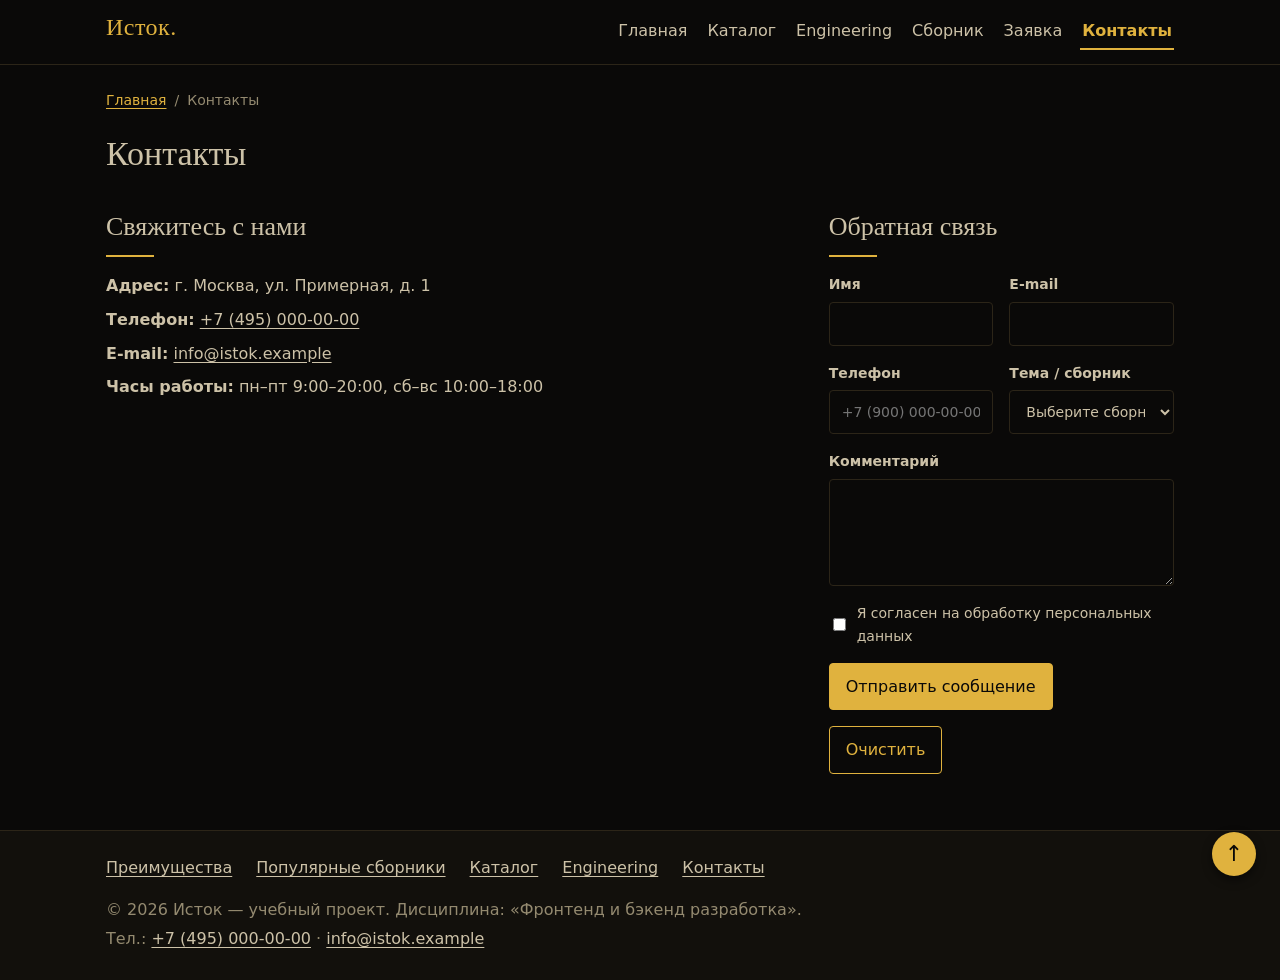
<file: contacts.html>
<!DOCTYPE html>
<html lang="ru">
<head>
  <meta charset="UTF-8">
  <meta name="viewport" content="width=device-width, initial-scale=1.0">
  <title>Контакты — Исток</title>
  <meta name="description" content="Адрес, телефон и форма обратной связи магазина тематических сборников источников Исток.">
  <meta property="og:type" content="website">
  <meta property="og:title" content="Контакты — Исток">
  <meta property="og:description" content="Адрес, телефон и форма обратной связи магазина Исток.">
  <link rel="icon" href="images/favicon.svg" type="image/svg+xml">
  <link rel="stylesheet" href="css/style.css">
  <link rel="stylesheet" href="css/responsive.css">
  <script src="js/data.js" defer></script>
  <script src="js/main.js" defer></script>
</head>
<body>
  <a class="skip-link" href="#main">Перейти к содержимому</a>
  <header class="site-header">
    <div class="site-header__inner">
      <a class="site-header__logo" href="index.html">Исток</a>
      <button class="nav-toggle" type="button" aria-expanded="false" aria-controls="site-nav" aria-label="Открыть меню"><span class="nav-toggle__bar"></span><span class="nav-toggle__bar"></span><span class="nav-toggle__bar"></span></button>
      <nav class="site-nav" aria-label="Основная навигация">
        <ul class="site-nav__list" id="site-nav">
          <li class="site-nav__item"><a class="site-nav__link" href="index.html">Главная</a></li>
          <li class="site-nav__item"><a class="site-nav__link" href="catalog.html">Каталог</a></li>
          <li class="site-nav__item"><a class="site-nav__link" href="category.html">Engineering</a></li>
          <li class="site-nav__item"><a class="site-nav__link" href="product.html">Сборник</a></li>
          <li class="site-nav__item"><a class="site-nav__link" href="order.html">Заявка</a></li>
          <li class="site-nav__item"><a class="site-nav__link site-nav__link--active" href="contacts.html" aria-current="page">Контакты</a></li>
        </ul>
      </nav>
    </div>
  </header>

  <main class="page" id="main">
    <nav class="breadcrumbs" aria-label="Хлебные крошки"><ol class="breadcrumbs__list">
      <li class="breadcrumbs__item"><a class="breadcrumbs__link" href="index.html">Главная</a></li>
      <li class="breadcrumbs__item"><span class="breadcrumbs__current" aria-current="page">Контакты</span></li></ol></nav>
    <h1 class="page__title">Контакты</h1>
    <div class="two-col">
      <section class="two-col__main">
        <h2 class="section__title">Свяжитесь с нами</h2>
        <address class="contact-list">
          <p class="contact-list__item"><strong>Адрес:</strong> г. Москва, ул. Примерная, д. 1</p>
          <p class="contact-list__item"><strong>Телефон:</strong> <a class="site-footer__link" href="tel:+74950000000">+7 (495) 000-00-00</a></p>
          <p class="contact-list__item"><strong>E-mail:</strong> <a class="site-footer__link" href="mailto:info@istok.example">info@istok.example</a></p>
          <p class="contact-list__item"><strong>Часы работы:</strong> пн–пт 9:00–20:00, сб–вс 10:00–18:00</p>
        </address>
      </section>
      <section class="two-col__aside" aria-label="Обратная связь">
        <h2 class="section__title">Обратная связь</h2>
        <form class="order-form order-form--page" action="#" method="post" id="fb-form" novalidate>
        <div class="order-form__grid">
          <div class="order-form__field">
            <label class="order-form__label" for="fb-name">Имя</label>
            <input class="order-form__input" id="fb-name" name="name" type="text" autocomplete="name" minlength="2" required aria-describedby="fb-name-error">
            <small class="order-form__error" id="fb-name-error" role="alert" hidden>Введите имя (не короче 2 символов).</small>
          </div>
          <div class="order-form__field">
            <label class="order-form__label" for="fb-email">E-mail</label>
            <input class="order-form__input" id="fb-email" name="email" type="email" autocomplete="email" required aria-describedby="fb-email-error">
            <small class="order-form__error" id="fb-email-error" role="alert" hidden>Введите корректный e-mail.</small>
          </div>
          <div class="order-form__field">
            <label class="order-form__label" for="fb-phone">Телефон</label>
            <input class="order-form__input" id="fb-phone" name="phone" type="tel" placeholder="+7 (900) 000-00-00" required aria-describedby="fb-phone-error">
            <small class="order-form__error" id="fb-phone-error" role="alert" hidden>Введите телефон.</small>
          </div>
          <div class="order-form__field">
            <label class="order-form__label" for="fb-topic">Тема / сборник</label>
            <select class="order-form__select" id="fb-topic" name="topic" required aria-describedby="fb-topic-error">
          <option value="">Выберите сборник или тему</option>
          <option value="ai-engineering">AI Engineering: базовый сборник</option>
          <option value="generative-ai">Generative AI: сборник</option>
          <option value="ml-engineering">ML Engineering: практический сборник</option>
          <option value="consultation">Консультация</option>
            </select>
            <small class="order-form__error" id="fb-topic-error" role="alert" hidden>Выберите сборник или тему.</small>
          </div>
        </div>
        <div class="order-form__field">
          <label class="order-form__label" for="fb-comment">Комментарий</label>
          <textarea class="order-form__textarea" id="fb-comment" name="comment" rows="4"></textarea>
        </div>
        <div class="order-form__field order-form__field--checkbox">
          <label class="order-form__label order-form__label--inline"><input id="fb-agreement" name="agreement" type="checkbox" required aria-describedby="fb-agreement-error"> Я согласен на обработку персональных данных</label>
          <small class="order-form__error" id="fb-agreement-error" role="alert" hidden>Подтвердите согласие на обработку данных.</small>
        </div>
        <div class="order-form__actions order-form__actions--start">
          <button class="button button--primary" type="submit">Отправить сообщение</button>
          <button class="button button--secondary" type="reset">Очистить</button>
        </div>
      </form>
      </section>
    </div>
  </main>

  <footer class="site-footer" id="contacts">
    <div class="site-footer__inner">
      <nav class="site-footer__nav" aria-label="Навигация в подвале">
        <ul class="site-footer__list">
          <li class="site-footer__item"><a class="site-footer__link" href="index.html#advantages">Преимущества</a></li>
          <li class="site-footer__item"><a class="site-footer__link" href="index.html#popular">Популярные сборники</a></li>
          <li class="site-footer__item"><a class="site-footer__link" href="catalog.html">Каталог</a></li>
          <li class="site-footer__item"><a class="site-footer__link" href="category.html">Engineering</a></li>
          <li class="site-footer__item"><a class="site-footer__link" href="contacts.html">Контакты</a></li>
        </ul>
      </nav>
      <p class="site-footer__text">&copy; 2026 Исток — учебный проект. Дисциплина: «Фронтенд и бэкенд разработка».</p>
      <p class="site-footer__text">Тел.: <a class="site-footer__link" href="tel:+74950000000">+7 (495) 000-00-00</a> · <a class="site-footer__link" href="mailto:info@istok.example">info@istok.example</a></p>
    </div>
  </footer>
  <a class="to-top" href="#main" aria-label="Наверх">↑</a>
  <p class="success-message" id="success-message" role="status" hidden>Сообщение успешно отправлено!</p>
</body>
</html>
</file>
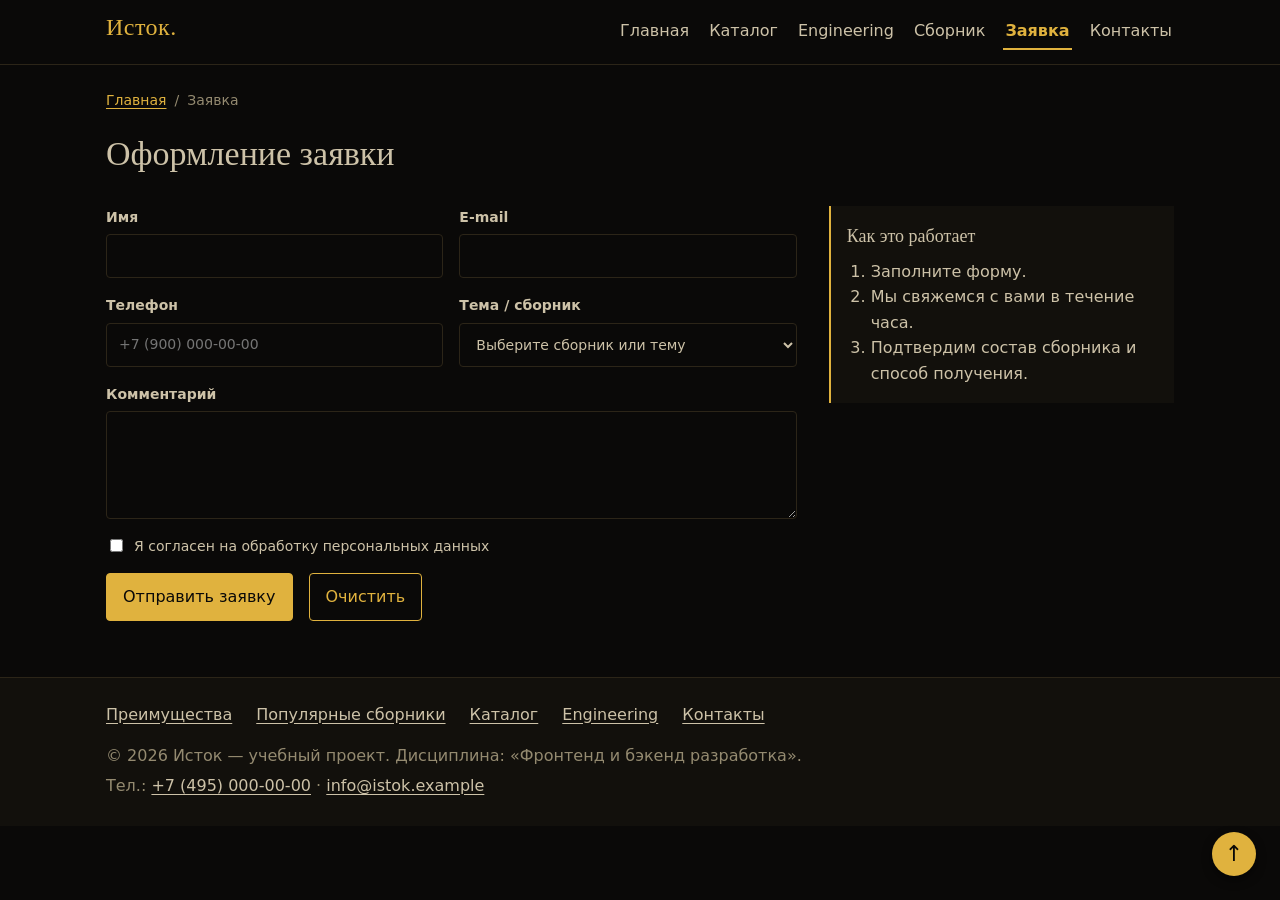
<file: order.html>
<!DOCTYPE html>
<html lang="ru">
<head>
  <meta charset="UTF-8">
  <meta name="viewport" content="width=device-width, initial-scale=1.0">
  <title>Оформление заявки — Исток</title>
  <meta name="description" content="Оставьте заявку на сборник источников или консультацию в магазине Исток.">
  <meta property="og:type" content="website">
  <meta property="og:title" content="Оформление заявки — Исток">
  <meta property="og:description" content="Оставьте заявку на сборник источников или консультацию в магазине Исток.">
  <link rel="icon" href="images/favicon.svg" type="image/svg+xml">
  <link rel="stylesheet" href="css/style.css">
  <link rel="stylesheet" href="css/responsive.css">
  <script src="js/data.js" defer></script>
  <script src="js/main.js" defer></script>
</head>
<body>
  <a class="skip-link" href="#main">Перейти к содержимому</a>
  <header class="site-header">
    <div class="site-header__inner">
      <a class="site-header__logo" href="index.html">Исток</a>
      <button class="nav-toggle" type="button" aria-expanded="false" aria-controls="site-nav" aria-label="Открыть меню"><span class="nav-toggle__bar"></span><span class="nav-toggle__bar"></span><span class="nav-toggle__bar"></span></button>
      <nav class="site-nav" aria-label="Основная навигация">
        <ul class="site-nav__list" id="site-nav">
          <li class="site-nav__item"><a class="site-nav__link" href="index.html">Главная</a></li>
          <li class="site-nav__item"><a class="site-nav__link" href="catalog.html">Каталог</a></li>
          <li class="site-nav__item"><a class="site-nav__link" href="category.html">Engineering</a></li>
          <li class="site-nav__item"><a class="site-nav__link" href="product.html">Сборник</a></li>
          <li class="site-nav__item"><a class="site-nav__link site-nav__link--active" href="order.html" aria-current="page">Заявка</a></li>
          <li class="site-nav__item"><a class="site-nav__link" href="contacts.html">Контакты</a></li>
        </ul>
      </nav>
    </div>
  </header>

  <main class="page" id="main">
    <nav class="breadcrumbs" aria-label="Хлебные крошки"><ol class="breadcrumbs__list">
      <li class="breadcrumbs__item"><a class="breadcrumbs__link" href="index.html">Главная</a></li>
      <li class="breadcrumbs__item"><span class="breadcrumbs__current" aria-current="page">Заявка</span></li></ol></nav>
    <h1 class="page__title">Оформление заявки</h1>
    <div class="two-col">
      <section class="two-col__main" aria-label="Форма заявки">
      <form class="order-form order-form--page" action="#" method="post" id="order-form" novalidate>
        <div class="order-form__grid">
          <div class="order-form__field">
            <label class="order-form__label" for="order-name">Имя</label>
            <input class="order-form__input" id="order-name" name="name" type="text" autocomplete="name" minlength="2" required aria-describedby="order-name-error">
            <small class="order-form__error" id="order-name-error" role="alert" hidden>Введите имя (не короче 2 символов).</small>
          </div>
          <div class="order-form__field">
            <label class="order-form__label" for="order-email">E-mail</label>
            <input class="order-form__input" id="order-email" name="email" type="email" autocomplete="email" required aria-describedby="order-email-error">
            <small class="order-form__error" id="order-email-error" role="alert" hidden>Введите корректный e-mail.</small>
          </div>
          <div class="order-form__field">
            <label class="order-form__label" for="order-phone">Телефон</label>
            <input class="order-form__input" id="order-phone" name="phone" type="tel" placeholder="+7 (900) 000-00-00" required aria-describedby="order-phone-error">
            <small class="order-form__error" id="order-phone-error" role="alert" hidden>Введите телефон.</small>
          </div>
          <div class="order-form__field">
            <label class="order-form__label" for="order-topic">Тема / сборник</label>
            <select class="order-form__select" id="order-topic" name="topic" required aria-describedby="order-topic-error">
          <option value="">Выберите сборник или тему</option>
          <option value="ai-engineering">AI Engineering: базовый сборник</option>
          <option value="generative-ai">Generative AI: сборник</option>
          <option value="ml-engineering">ML Engineering: практический сборник</option>
          <option value="consultation">Консультация</option>
            </select>
            <small class="order-form__error" id="order-topic-error" role="alert" hidden>Выберите сборник или тему.</small>
          </div>
        </div>
        <div class="order-form__field">
          <label class="order-form__label" for="order-comment">Комментарий</label>
          <textarea class="order-form__textarea" id="order-comment" name="comment" rows="4"></textarea>
        </div>
        <div class="order-form__field order-form__field--checkbox">
          <label class="order-form__label order-form__label--inline"><input id="order-agreement" name="agreement" type="checkbox" required aria-describedby="order-agreement-error"> Я согласен на обработку персональных данных</label>
          <small class="order-form__error" id="order-agreement-error" role="alert" hidden>Подтвердите согласие на обработку данных.</small>
        </div>
        <div class="order-form__actions order-form__actions--start">
          <button class="button button--primary" type="submit">Отправить заявку</button>
          <button class="button button--secondary" type="reset">Очистить</button>
        </div>
      </form>
      </section>
      <aside class="note two-col__aside">
        <h2 class="note__title">Как это работает</h2>
        <ol class="note__list">
          <li>Заполните форму.</li>
          <li>Мы свяжемся с вами в течение часа.</li>
          <li>Подтвердим состав сборника и способ получения.</li>
        </ol>
      </aside>
    </div>
  </main>

  <footer class="site-footer" id="contacts">
    <div class="site-footer__inner">
      <nav class="site-footer__nav" aria-label="Навигация в подвале">
        <ul class="site-footer__list">
          <li class="site-footer__item"><a class="site-footer__link" href="index.html#advantages">Преимущества</a></li>
          <li class="site-footer__item"><a class="site-footer__link" href="index.html#popular">Популярные сборники</a></li>
          <li class="site-footer__item"><a class="site-footer__link" href="catalog.html">Каталог</a></li>
          <li class="site-footer__item"><a class="site-footer__link" href="category.html">Engineering</a></li>
          <li class="site-footer__item"><a class="site-footer__link" href="contacts.html">Контакты</a></li>
        </ul>
      </nav>
      <p class="site-footer__text">&copy; 2026 Исток — учебный проект. Дисциплина: «Фронтенд и бэкенд разработка».</p>
      <p class="site-footer__text">Тел.: <a class="site-footer__link" href="tel:+74950000000">+7 (495) 000-00-00</a> · <a class="site-footer__link" href="mailto:info@istok.example">info@istok.example</a></p>
    </div>
  </footer>
  <a class="to-top" href="#main" aria-label="Наверх">↑</a>
  <p class="success-message" id="success-message" role="status" hidden>Заявка успешно отправлена!</p>
</body>
</html>
</file>
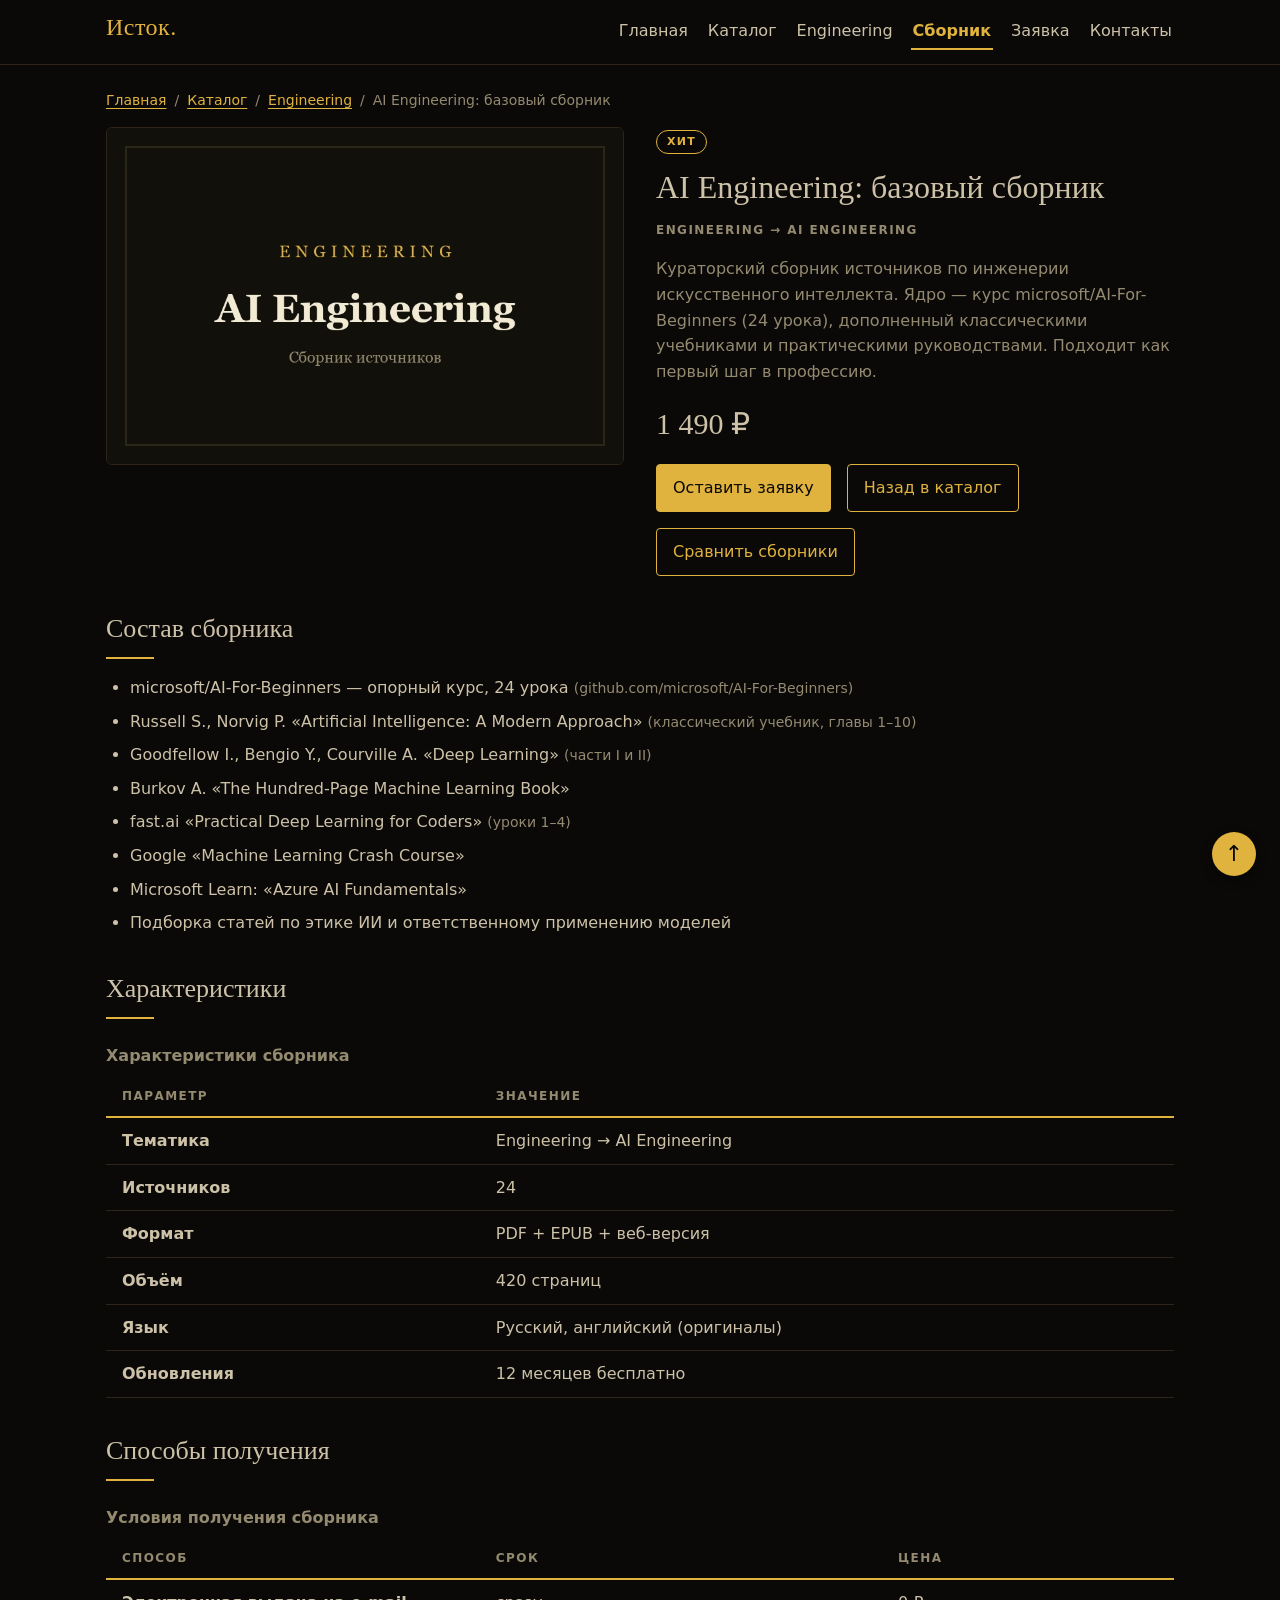
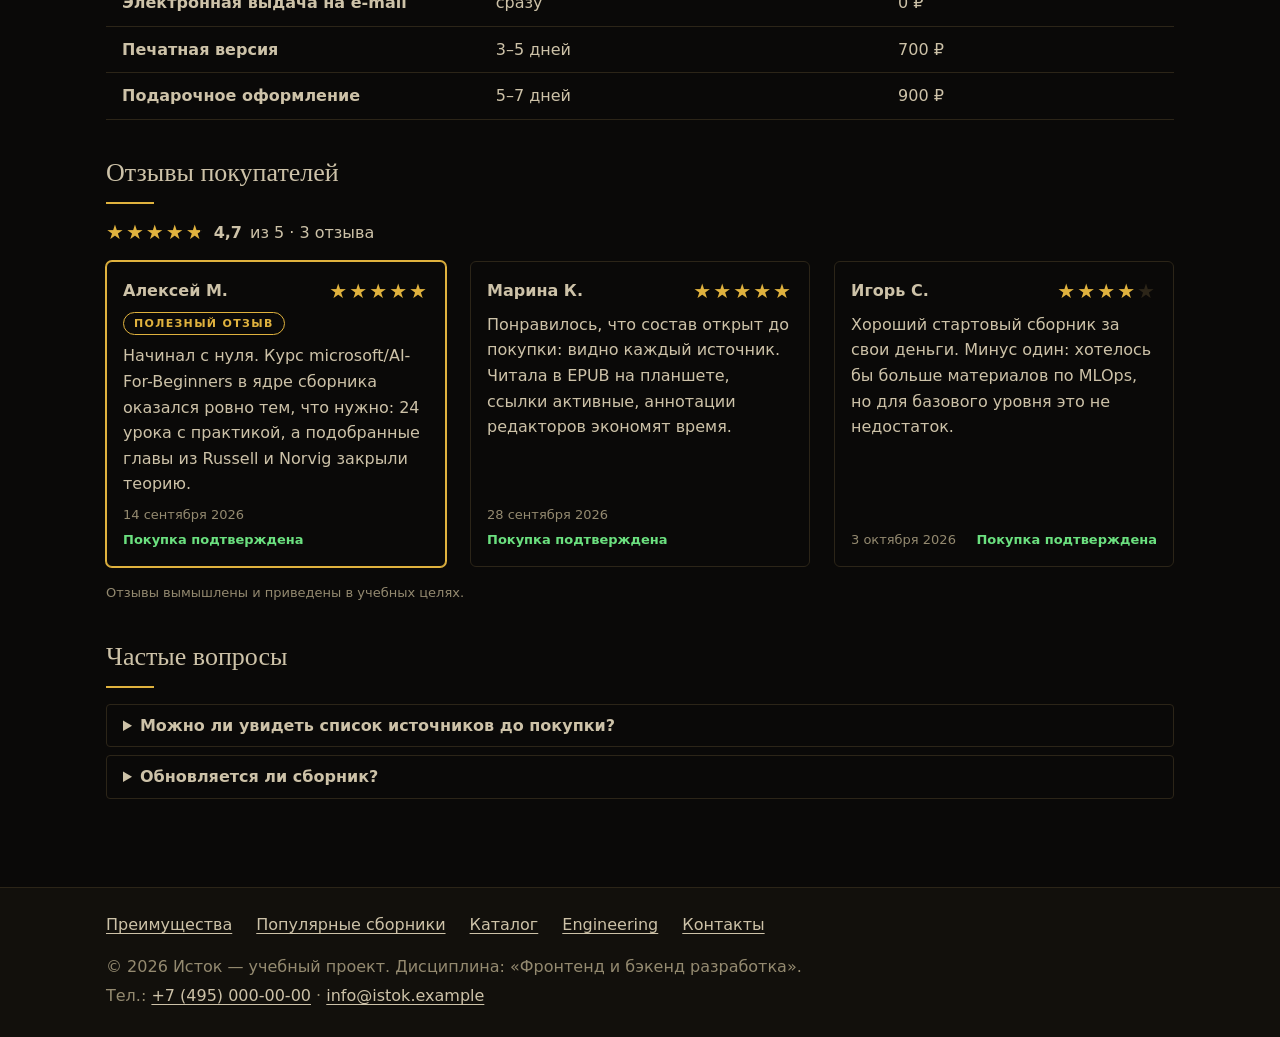
<file: product.html>
<!DOCTYPE html>
<html lang="ru">
<head>
  <meta charset="UTF-8">
  <meta name="viewport" content="width=device-width, initial-scale=1.0">
  <title>AI Engineering: базовый сборник — Исток</title>
  <meta name="description" content="AI Engineering: базовый сборник источников на базе курса microsoft/AI-For-Beginners. Состав, характеристики, способы получения.">
  <meta property="og:type" content="website">
  <meta property="og:title" content="AI Engineering: базовый сборник — Исток">
  <meta property="og:description" content="AI Engineering: базовый сборник источников на базе курса microsoft/AI-For-Beginners.">
  <link rel="icon" href="images/favicon.svg" type="image/svg+xml">
  <link rel="stylesheet" href="css/style.css">
  <link rel="stylesheet" href="css/responsive.css">
  <script src="js/data.js" defer></script>
  <script src="js/main.js" defer></script>
</head>
<body>
  <a class="skip-link" href="#main">Перейти к содержимому</a>
  <header class="site-header">
    <div class="site-header__inner">
      <a class="site-header__logo" href="index.html">Исток</a>
      <button class="nav-toggle" type="button" aria-expanded="false" aria-controls="site-nav" aria-label="Открыть меню"><span class="nav-toggle__bar"></span><span class="nav-toggle__bar"></span><span class="nav-toggle__bar"></span></button>
      <nav class="site-nav" aria-label="Основная навигация">
        <ul class="site-nav__list" id="site-nav">
          <li class="site-nav__item"><a class="site-nav__link" href="index.html">Главная</a></li>
          <li class="site-nav__item"><a class="site-nav__link" href="catalog.html">Каталог</a></li>
          <li class="site-nav__item"><a class="site-nav__link" href="category.html">Engineering</a></li>
          <li class="site-nav__item"><a class="site-nav__link site-nav__link--active" href="product.html" aria-current="page">Сборник</a></li>
          <li class="site-nav__item"><a class="site-nav__link" href="order.html">Заявка</a></li>
          <li class="site-nav__item"><a class="site-nav__link" href="contacts.html">Контакты</a></li>
        </ul>
      </nav>
    </div>
  </header>

  <main class="page" id="main">
    <nav class="breadcrumbs" aria-label="Хлебные крошки">
      <ol class="breadcrumbs__list">
        <li class="breadcrumbs__item"><a class="breadcrumbs__link" href="index.html">Главная</a></li>
        <li class="breadcrumbs__item"><a class="breadcrumbs__link" href="catalog.html">Каталог</a></li>
        <li class="breadcrumbs__item"><a class="breadcrumbs__link" href="category.html">Engineering</a></li>
        <li class="breadcrumbs__item"><span class="breadcrumbs__current" aria-current="page">AI Engineering: базовый сборник</span></li>
      </ol>
    </nav>
    <article class="product-page">
      <div class="product-page__media">
        <picture class="product-page__picture"><source type="image/avif" srcset="images/ai-engineering-400.avif 400w, images/ai-engineering-800.avif 800w" sizes="(min-width: 900px) 45vw, 100vw"><source type="image/webp" srcset="images/ai-engineering-400.webp 400w, images/ai-engineering-800.webp 800w" sizes="(min-width: 900px) 45vw, 100vw"><img class="product-page__image" src="images/ai-engineering-400.jpg" srcset="images/ai-engineering-400.jpg 400w, images/ai-engineering-800.jpg 800w" sizes="(min-width: 900px) 45vw, 100vw" alt="Обложка сборника «AI Engineering: базовый сборник»" width="400" height="260"></picture>
      </div>
      <div class="product-page__info">
        <p class="badge badge--hit">Хит</p>
        <h1 class="product-page__title">AI Engineering: базовый сборник</h1>
        <p class="product-card__category">Engineering → AI Engineering</p>
        <p class="product-page__description">Кураторский сборник источников по инженерии искусственного интеллекта. Ядро — курс microsoft/AI-For-Beginners (24 урока), дополненный классическими учебниками и практическими руководствами. Подходит как первый шаг в профессию.</p>
        <p class="product-page__price">1 490 ₽</p>
        <div class="product-page__actions">
          <a class="button button--primary" href="order.html">Оставить заявку</a>
          <a class="button button--secondary" href="catalog.html">Назад в каталог</a>
          <a class="button button--secondary" href="category.html#compare">Сравнить сборники</a>
        </div>
      </div>
    </article>

    <section class="section" id="contents">
      <h2 class="section__title">Состав сборника</h2>
      <ul class="sources-list">
        <li class="sources-list__item">microsoft/AI-For-Beginners — опорный курс, 24 урока <span class="sources-list__meta">(github.com/microsoft/AI-For-Beginners)</span></li>
        <li class="sources-list__item">Russell S., Norvig P. «Artificial Intelligence: A Modern Approach» <span class="sources-list__meta">(классический учебник, главы 1–10)</span></li>
        <li class="sources-list__item">Goodfellow I., Bengio Y., Courville A. «Deep Learning» <span class="sources-list__meta">(части I и II)</span></li>
        <li class="sources-list__item">Burkov A. «The Hundred-Page Machine Learning Book»</li>
        <li class="sources-list__item">fast.ai «Practical Deep Learning for Coders» <span class="sources-list__meta">(уроки 1–4)</span></li>
        <li class="sources-list__item">Google «Machine Learning Crash Course»</li>
        <li class="sources-list__item">Microsoft Learn: «Azure AI Fundamentals»</li>
        <li class="sources-list__item">Подборка статей по этике ИИ и ответственному применению моделей</li>
      </ul>
    </section>

    <section class="section" id="specs">
      <h2 class="section__title">Характеристики</h2>
      <div class="table-wrap">
        <table class="spec-table spec-table--cards">
          <caption class="spec-table__caption">Характеристики сборника</caption>
          <thead><tr class="spec-table__row"><th class="spec-table__head-cell" scope="col">Параметр</th><th class="spec-table__head-cell" scope="col">Значение</th></tr></thead>
          <tbody>
            <tr class="spec-table__row"><th class="spec-table__row-head" scope="row">Тематика</th><td class="spec-table__cell">Engineering → AI Engineering</td></tr>
            <tr class="spec-table__row"><th class="spec-table__row-head" scope="row">Источников</th><td class="spec-table__cell">24</td></tr>
            <tr class="spec-table__row"><th class="spec-table__row-head" scope="row">Формат</th><td class="spec-table__cell">PDF + EPUB + веб-версия</td></tr>
            <tr class="spec-table__row"><th class="spec-table__row-head" scope="row">Объём</th><td class="spec-table__cell">420 страниц</td></tr>
            <tr class="spec-table__row"><th class="spec-table__row-head" scope="row">Язык</th><td class="spec-table__cell">Русский, английский (оригиналы)</td></tr>
            <tr class="spec-table__row"><th class="spec-table__row-head" scope="row">Обновления</th><td class="spec-table__cell">12 месяцев бесплатно</td></tr>
          </tbody>
        </table>
      </div>
    </section>

    <section class="section" id="delivery">
      <h2 class="section__title">Способы получения</h2>
      <div class="table-wrap">
        <table class="spec-table spec-table--cards">
          <caption class="spec-table__caption">Условия получения сборника</caption>
          <thead><tr class="spec-table__row"><th class="spec-table__head-cell" scope="col">Способ</th><th class="spec-table__head-cell" scope="col">Срок</th><th class="spec-table__head-cell" scope="col">Цена</th></tr></thead>
          <tbody>
            <tr class="spec-table__row"><th class="spec-table__row-head" scope="row">Электронная выдача на e-mail</th><td class="spec-table__cell" data-label="Срок">сразу</td><td class="spec-table__cell" data-label="Цена">0 ₽</td></tr>
            <tr class="spec-table__row"><th class="spec-table__row-head" scope="row">Печатная версия</th><td class="spec-table__cell" data-label="Срок">3–5 дней</td><td class="spec-table__cell" data-label="Цена">700 ₽</td></tr>
            <tr class="spec-table__row"><th class="spec-table__row-head" scope="row">Подарочное оформление</th><td class="spec-table__cell" data-label="Срок">5–7 дней</td><td class="spec-table__cell" data-label="Цена">900 ₽</td></tr>
          </tbody>
        </table>
      </div>
    </section>

    <section class="section" id="reviews" aria-labelledby="reviews-title">
      <h2 class="section__title" id="reviews-title">Отзывы покупателей</h2>
      <p class="reviews__summary">
        <span class="rating rating--4-7" role="img" aria-label="Средняя оценка 4,7 из 5">★★★★★</span>
        <strong>4,7</strong> из 5 · 3 отзыва
      </p>
      <div class="reviews__list">
        <article class="review-card review-card--top">
          <header class="review-card__header">
            <p class="review-card__author">Алексей М.</p>
            <span class="rating rating--5" role="img" aria-label="Оценка 5 из 5">★★★★★</span>
          </header>
          <p class="review-card__label">Полезный отзыв</p>
          <p class="review-card__text">Начинал с нуля. Курс microsoft/AI-For-Beginners в ядре сборника оказался ровно тем, что нужно: 24 урока с практикой, а подобранные главы из Russell и Norvig закрыли теорию.</p>
          <footer class="review-card__footer">
            <time class="review-card__date" datetime="2026-09-14">14 сентября 2026</time>
            <span class="review-card__verified">Покупка подтверждена</span>
          </footer>
        </article>
        <article class="review-card">
          <header class="review-card__header">
            <p class="review-card__author">Марина К.</p>
            <span class="rating rating--5" role="img" aria-label="Оценка 5 из 5">★★★★★</span>
          </header>
          <p class="review-card__text">Понравилось, что состав открыт до покупки: видно каждый источник. Читала в EPUB на планшете, ссылки активные, аннотации редакторов экономят время.</p>
          <footer class="review-card__footer">
            <time class="review-card__date" datetime="2026-09-28">28 сентября 2026</time>
            <span class="review-card__verified">Покупка подтверждена</span>
          </footer>
        </article>
        <article class="review-card">
          <header class="review-card__header">
            <p class="review-card__author">Игорь С.</p>
            <span class="rating rating--4" role="img" aria-label="Оценка 4 из 5">★★★★★</span>
          </header>
          <p class="review-card__text">Хороший стартовый сборник за свои деньги. Минус один: хотелось бы больше материалов по MLOps, но для базового уровня это не недостаток.</p>
          <footer class="review-card__footer">
            <time class="review-card__date" datetime="2026-10-03">3 октября 2026</time>
            <span class="review-card__verified">Покупка подтверждена</span>
          </footer>
        </article>
      </div>
      <p class="reviews__note">Отзывы вымышлены и приведены в учебных целях.</p>
    </section>

    <section class="section" id="faq">
      <h2 class="section__title">Частые вопросы</h2>
      <details class="faq"><summary class="faq__question">Можно ли увидеть список источников до покупки?</summary><p class="faq__answer">Да, полный состав открыт: он приведён в разделе «Состав сборника» выше.</p></details>
      <details class="faq"><summary class="faq__question">Обновляется ли сборник?</summary><p class="faq__answer">Да, в течение 12 месяцев после покупки новые редакции приходят бесплатно на e-mail.</p></details>
    </section>
  </main>

  <footer class="site-footer" id="contacts">
    <div class="site-footer__inner">
      <nav class="site-footer__nav" aria-label="Навигация в подвале">
        <ul class="site-footer__list">
          <li class="site-footer__item"><a class="site-footer__link" href="index.html#advantages">Преимущества</a></li>
          <li class="site-footer__item"><a class="site-footer__link" href="index.html#popular">Популярные сборники</a></li>
          <li class="site-footer__item"><a class="site-footer__link" href="catalog.html">Каталог</a></li>
          <li class="site-footer__item"><a class="site-footer__link" href="category.html">Engineering</a></li>
          <li class="site-footer__item"><a class="site-footer__link" href="contacts.html">Контакты</a></li>
        </ul>
      </nav>
      <p class="site-footer__text">&copy; 2026 Исток — учебный проект. Дисциплина: «Фронтенд и бэкенд разработка».</p>
      <p class="site-footer__text">Тел.: <a class="site-footer__link" href="tel:+74950000000">+7 (495) 000-00-00</a> · <a class="site-footer__link" href="mailto:info@istok.example">info@istok.example</a></p>
    </div>
  </footer>
  <a class="to-top" href="#main" aria-label="Наверх">↑</a>
</body>
</html>
</file>
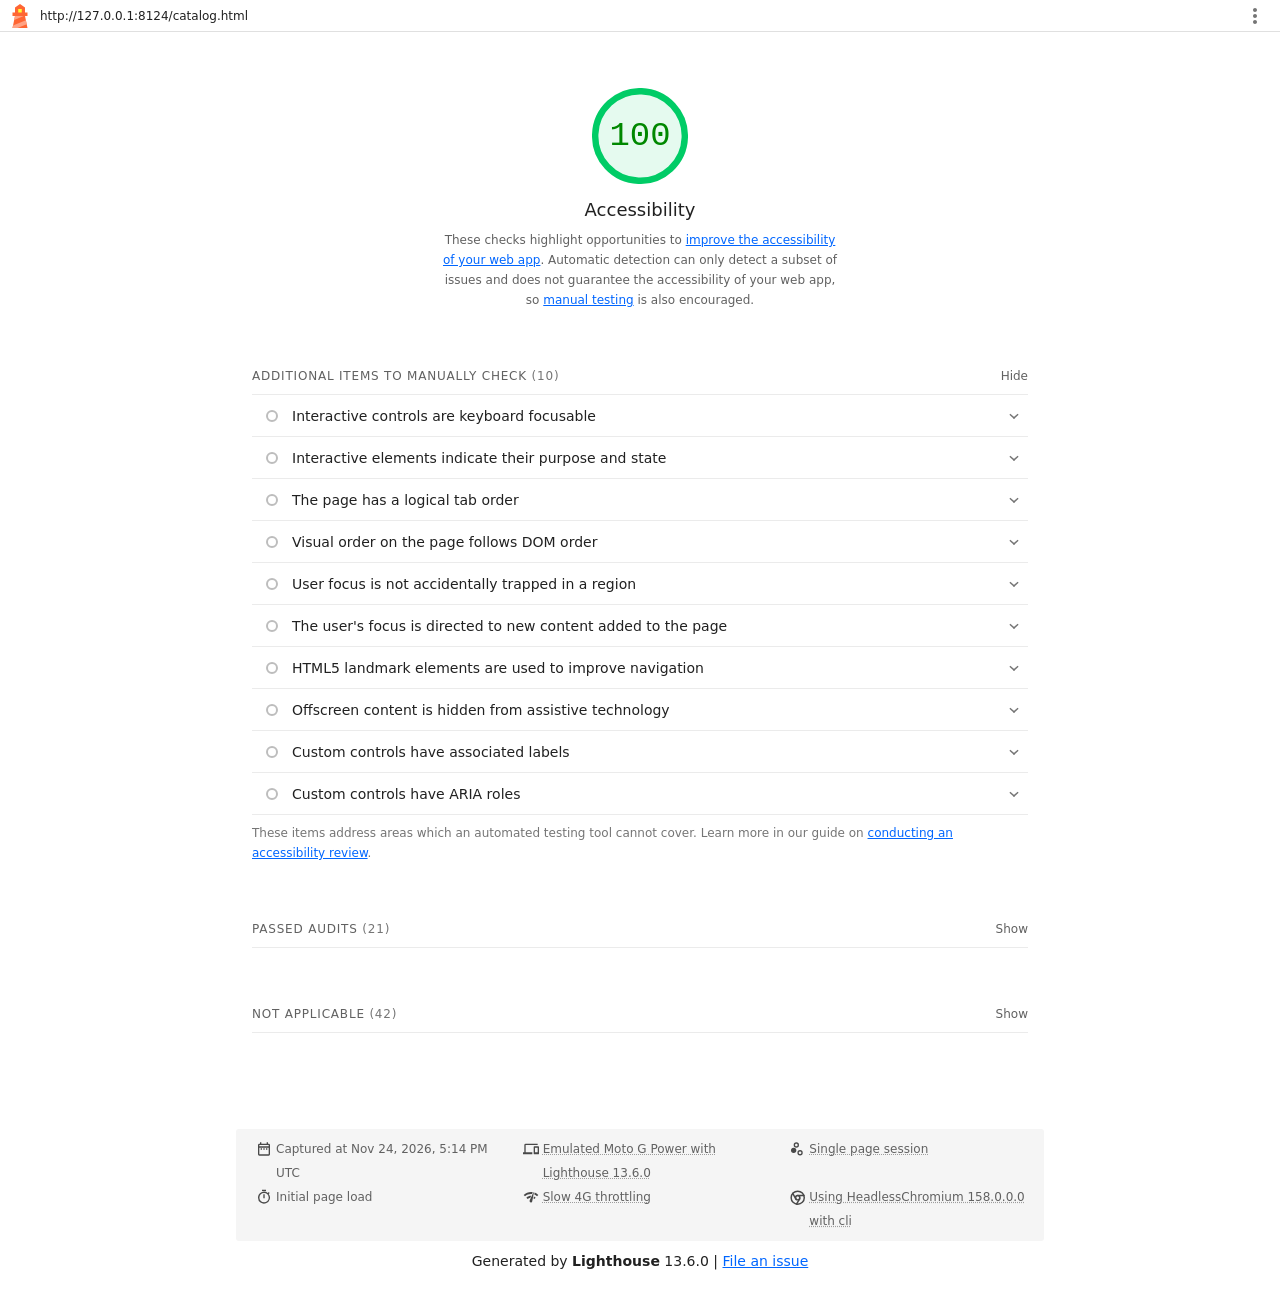
<file: lighthouse/catalog.report.html>
<!--
@license
Copyright 2018 Google LLC
SPDX-License-Identifier: Apache-2.0
-->
<!doctype html>
<html lang="en">
<head>
  <meta charset="utf-8">
  <meta name="viewport" content="width=device-width, initial-scale=1, minimum-scale=1">
  <link rel="icon" href='data:image/svg+xml;utf8,<svg fill="none" xmlns="http://www.w3.org/2000/svg" viewBox="0 0 48 48"><path d="m14 7 10-7 10 7v10h5v7h-5l5 24H9l5-24H9v-7h5V7Z" fill="%23F63"/><path d="M31.561 24H14l-1.689 8.105L31.561 24ZM18.983 48H9l1.022-4.907L35.723 32.27l1.663 7.98L18.983 48Z" fill="%23FFA385"/><path fill="%23FF3" d="M20.5 10h7v7h-7z"/></svg>'>
  <title>Lighthouse Report</title>
  <style>body {margin: 0}</style>
</head>
<body>
  <noscript>Lighthouse report requires JavaScript. Please enable.</noscript>

  <div id="lh-log"></div>

  <script>window.__LIGHTHOUSE_JSON__ = {"lighthouseVersion":"13.6.0","requestedUrl":"http://127.0.0.1:8124/catalog.html","mainDocumentUrl":"http://127.0.0.1:8124/catalog.html","finalDisplayedUrl":"http://127.0.0.1:8124/catalog.html","finalUrl":"http://127.0.0.1:8124/catalog.html","fetchTime":"2026-11-24T17:14:54.177Z","gatherMode":"navigation","runWarnings":[],"userAgent":"Mozilla/5.0 (Windows NT 10.0; Win64; x64) AppleWebKit/537.36 (KHTML, like Gecko) HeadlessChrome/158.0.0.0 Safari/537.36","environment":{"networkUserAgent":"Mozilla/5.0 (Linux; Android 11; moto g power (2022)) AppleWebKit/537.36 (KHTML, like Gecko) Chrome/158.0.0.0 Mobile Safari/537.36","hostUserAgent":"Mozilla/5.0 (Windows NT 10.0; Win64; x64) AppleWebKit/537.36 (KHTML, like Gecko) HeadlessChrome/158.0.0.0 Safari/537.36","benchmarkIndex":2517.5,"credits":{"axe-core":"4.14.0"}},"audits":{"accesskeys":{"id":"accesskeys","title":"`[accesskey]` values are unique","description":"Access keys let users quickly focus a part of the page. For proper navigation, each access key must be unique. [Learn more about access keys](https://dequeuniversity.com/rules/axe/4.14/accesskeys).","score":null,"scoreDisplayMode":"notApplicable"},"aria-allowed-attr":{"id":"aria-allowed-attr","title":"`[aria-*]` attributes match their roles","description":"Each ARIA `role` supports a specific subset of `aria-*` attributes. Mismatching these invalidates the `aria-*` attributes. [Learn how to match ARIA attributes to their roles](https://dequeuniversity.com/rules/axe/4.14/aria-allowed-attr).","score":1,"scoreDisplayMode":"binary","details":{"type":"table","headings":[{"key":"node","valueType":"node","subItemsHeading":{"key":"relatedNode","valueType":"node"},"label":"Failing Elements"}],"items":[]}},"aria-allowed-role":{"id":"aria-allowed-role","title":"Uses ARIA roles only on compatible elements","description":"Many HTML elements can only be assigned certain ARIA roles. Using ARIA roles where they are not allowed can interfere with the accessibility of the web page. [Learn more about ARIA roles](https://dequeuniversity.com/rules/axe/4.14/aria-allowed-role).","score":null,"scoreDisplayMode":"notApplicable"},"aria-command-name":{"id":"aria-command-name","title":"`button`, `link`, and `menuitem` elements have accessible names","description":"When an element doesn't have an accessible name, screen readers announce it with a generic name, making it unusable for users who rely on screen readers. [Learn how to make command elements more accessible](https://dequeuniversity.com/rules/axe/4.14/aria-command-name).","score":null,"scoreDisplayMode":"notApplicable"},"aria-conditional-attr":{"id":"aria-conditional-attr","title":"ARIA attributes are used as specified for the element's role","description":"Some ARIA attributes are only allowed on an element under certain conditions. [Learn more about conditional ARIA attributes](https://dequeuniversity.com/rules/axe/4.14/aria-conditional-attr).","score":1,"scoreDisplayMode":"binary","details":{"type":"table","headings":[{"key":"node","valueType":"node","subItemsHeading":{"key":"relatedNode","valueType":"node"},"label":"Failing Elements"}],"items":[]}},"aria-deprecated-role":{"id":"aria-deprecated-role","title":"Deprecated ARIA roles were not used","description":"Deprecated ARIA roles may not be processed correctly by assistive technology. [Learn more about deprecated ARIA roles](https://dequeuniversity.com/rules/axe/4.14/aria-deprecated-role).","score":null,"scoreDisplayMode":"notApplicable"},"aria-dialog-name":{"id":"aria-dialog-name","title":"Elements with `role=\"dialog\"` or `role=\"alertdialog\"` have accessible names.","description":"ARIA dialog elements without accessible names may prevent screen readers users from discerning the purpose of these elements. [Learn how to make ARIA dialog elements more accessible](https://dequeuniversity.com/rules/axe/4.14/aria-dialog-name).","score":null,"scoreDisplayMode":"notApplicable"},"aria-hidden-body":{"id":"aria-hidden-body","title":"`[aria-hidden=\"true\"]` is not present on the document `\u003cbody>`","description":"Assistive technologies, like screen readers, work inconsistently when `aria-hidden=\"true\"` is set on the document `\u003cbody>`. [Learn how `aria-hidden` affects the document body](https://dequeuniversity.com/rules/axe/4.14/aria-hidden-body).","score":1,"scoreDisplayMode":"binary","details":{"type":"table","headings":[{"key":"node","valueType":"node","subItemsHeading":{"key":"relatedNode","valueType":"node"},"label":"Failing Elements"}],"items":[]}},"aria-hidden-focus":{"id":"aria-hidden-focus","title":"`[aria-hidden=\"true\"]` elements do not contain focusable descendents","description":"Focusable descendents within an `[aria-hidden=\"true\"]` element prevent those interactive elements from being available to users of assistive technologies like screen readers. [Learn how `aria-hidden` affects focusable elements](https://dequeuniversity.com/rules/axe/4.14/aria-hidden-focus).","score":null,"scoreDisplayMode":"notApplicable"},"aria-input-field-name":{"id":"aria-input-field-name","title":"ARIA input fields have accessible names","description":"When an input field doesn't have an accessible name, screen readers announce it with a generic name, making it unusable for users who rely on screen readers. [Learn more about input field labels](https://dequeuniversity.com/rules/axe/4.14/aria-input-field-name).","score":null,"scoreDisplayMode":"notApplicable"},"aria-meter-name":{"id":"aria-meter-name","title":"ARIA `meter` elements have accessible names","description":"When a meter element doesn't have an accessible name, screen readers announce it with a generic name, making it unusable for users who rely on screen readers. [Learn how to name `meter` elements](https://dequeuniversity.com/rules/axe/4.14/aria-meter-name).","score":null,"scoreDisplayMode":"notApplicable"},"aria-progressbar-name":{"id":"aria-progressbar-name","title":"ARIA `progressbar` elements have accessible names","description":"When a `progressbar` element doesn't have an accessible name, screen readers announce it with a generic name, making it unusable for users who rely on screen readers. [Learn how to label `progressbar` elements](https://dequeuniversity.com/rules/axe/4.14/aria-progressbar-name).","score":null,"scoreDisplayMode":"notApplicable"},"aria-prohibited-attr":{"id":"aria-prohibited-attr","title":"Elements use only permitted ARIA attributes","description":"Using ARIA attributes in roles where they are prohibited can mean that important information is not communicated to users of assistive technologies. [Learn more about prohibited ARIA roles](https://dequeuniversity.com/rules/axe/4.14/aria-prohibited-attr).","score":1,"scoreDisplayMode":"binary","details":{"type":"table","headings":[{"key":"node","valueType":"node","subItemsHeading":{"key":"relatedNode","valueType":"node"},"label":"Failing Elements"}],"items":[]}},"aria-required-attr":{"id":"aria-required-attr","title":"`[role]`s have all required `[aria-*]` attributes","description":"Some ARIA roles have required attributes that describe the state of the element to screen readers. [Learn more about roles and required attributes](https://dequeuniversity.com/rules/axe/4.14/aria-required-attr).","score":null,"scoreDisplayMode":"notApplicable"},"aria-required-children":{"id":"aria-required-children","title":"Elements with an ARIA `[role]` that require children to contain a specific `[role]` have all required children.","description":"Some ARIA parent roles must contain specific child roles to perform their intended accessibility functions. [Learn more about roles and required children elements](https://dequeuniversity.com/rules/axe/4.14/aria-required-children).","score":null,"scoreDisplayMode":"notApplicable"},"aria-required-parent":{"id":"aria-required-parent","title":"`[role]`s are contained by their required parent element","description":"Some ARIA child roles must be contained by specific parent roles to properly perform their intended accessibility functions. [Learn more about ARIA roles and required parent element](https://dequeuniversity.com/rules/axe/4.14/aria-required-parent).","score":null,"scoreDisplayMode":"notApplicable"},"aria-roles":{"id":"aria-roles","title":"`[role]` values are valid","description":"ARIA roles must have valid values in order to perform their intended accessibility functions. [Learn more about valid ARIA roles](https://dequeuniversity.com/rules/axe/4.14/aria-roles).","score":null,"scoreDisplayMode":"notApplicable"},"aria-text":{"id":"aria-text","title":"Elements with the `role=text` attribute do not have focusable descendents.","description":"Adding `role=text` around a text node split by markup enables VoiceOver to treat it as one phrase, but the element's focusable descendents will not be announced. [Learn more about the `role=text` attribute](https://dequeuniversity.com/rules/axe/4.14/aria-text).","score":null,"scoreDisplayMode":"notApplicable"},"aria-toggle-field-name":{"id":"aria-toggle-field-name","title":"ARIA toggle fields have accessible names","description":"When a toggle field doesn't have an accessible name, screen readers announce it with a generic name, making it unusable for users who rely on screen readers. [Learn more about toggle fields](https://dequeuniversity.com/rules/axe/4.14/aria-toggle-field-name).","score":null,"scoreDisplayMode":"notApplicable"},"aria-tooltip-name":{"id":"aria-tooltip-name","title":"ARIA `tooltip` elements have accessible names","description":"When a tooltip element doesn't have an accessible name, screen readers announce it with a generic name, making it unusable for users who rely on screen readers. [Learn how to name `tooltip` elements](https://dequeuniversity.com/rules/axe/4.14/aria-tooltip-name).","score":null,"scoreDisplayMode":"notApplicable"},"aria-treeitem-name":{"id":"aria-treeitem-name","title":"ARIA `treeitem` elements have accessible names","description":"When a `treeitem` element doesn't have an accessible name, screen readers announce it with a generic name, making it unusable for users who rely on screen readers. [Learn more about labeling `treeitem` elements](https://dequeuniversity.com/rules/axe/4.14/aria-treeitem-name).","score":null,"scoreDisplayMode":"notApplicable"},"aria-valid-attr-value":{"id":"aria-valid-attr-value","title":"`[aria-*]` attributes have valid values","description":"Assistive technologies, like screen readers, can't interpret ARIA attributes with invalid values. [Learn more about valid values for ARIA attributes](https://dequeuniversity.com/rules/axe/4.14/aria-valid-attr-value).","score":1,"scoreDisplayMode":"binary","details":{"type":"table","headings":[{"key":"node","valueType":"node","subItemsHeading":{"key":"relatedNode","valueType":"node"},"label":"Failing Elements"}],"items":[]}},"aria-valid-attr":{"id":"aria-valid-attr","title":"`[aria-*]` attributes are valid and not misspelled","description":"Assistive technologies, like screen readers, can't interpret ARIA attributes with invalid names. [Learn more about valid ARIA attributes](https://dequeuniversity.com/rules/axe/4.14/aria-valid-attr).","score":1,"scoreDisplayMode":"binary","details":{"type":"table","headings":[{"key":"node","valueType":"node","subItemsHeading":{"key":"relatedNode","valueType":"node"},"label":"Failing Elements"}],"items":[]}},"button-name":{"id":"button-name","title":"Buttons have an accessible name","description":"When a button doesn't have an accessible name, screen readers announce it as \"button\", making it unusable for users who rely on screen readers. [Learn how to make buttons more accessible](https://dequeuniversity.com/rules/axe/4.14/button-name).","score":1,"scoreDisplayMode":"binary","details":{"type":"table","headings":[{"key":"node","valueType":"node","subItemsHeading":{"key":"relatedNode","valueType":"node"},"label":"Failing Elements"}],"items":[]}},"bypass":{"id":"bypass","title":"The page contains a heading, skip link, or landmark region","description":"Adding ways to bypass repetitive content lets keyboard users navigate the page more efficiently. [Learn more about bypass blocks](https://dequeuniversity.com/rules/axe/4.14/bypass).","score":null,"scoreDisplayMode":"notApplicable"},"color-contrast":{"id":"color-contrast","title":"Background and foreground colors have a sufficient contrast ratio","description":"Low-contrast text is difficult or impossible for many users to read. [Learn how to provide sufficient color contrast](https://dequeuniversity.com/rules/axe/4.14/color-contrast).","score":1,"scoreDisplayMode":"binary","details":{"type":"table","headings":[{"key":"node","valueType":"node","subItemsHeading":{"key":"relatedNode","valueType":"node"},"label":"Failing Elements"}],"items":[]}},"definition-list":{"id":"definition-list","title":"`\u003cdl>`'s contain only properly-ordered `\u003cdt>` and `\u003cdd>` groups, `\u003cscript>`, `\u003ctemplate>` or `\u003cdiv>` elements.","description":"When definition lists are not properly marked up, screen readers may produce confusing or inaccurate output. [Learn how to structure definition lists correctly](https://dequeuniversity.com/rules/axe/4.14/definition-list).","score":null,"scoreDisplayMode":"notApplicable"},"dlitem":{"id":"dlitem","title":"Definition list items are wrapped in `\u003cdl>` elements","description":"Definition list items (`\u003cdt>` and `\u003cdd>`) must be wrapped in a parent `\u003cdl>` element to ensure that screen readers can properly announce them. [Learn how to structure definition lists correctly](https://dequeuniversity.com/rules/axe/4.14/dlitem).","score":null,"scoreDisplayMode":"notApplicable"},"document-title":{"id":"document-title","title":"Document has a `\u003ctitle>` element","description":"The title gives screen reader users an overview of the page, and search engine users rely on it heavily to determine if a page is relevant to their search. [Learn more about document titles](https://dequeuniversity.com/rules/axe/4.14/document-title).","score":1,"scoreDisplayMode":"binary","details":{"type":"table","headings":[{"key":"node","valueType":"node","subItemsHeading":{"key":"relatedNode","valueType":"node"},"label":"Failing Elements"}],"items":[]}},"duplicate-id-aria":{"id":"duplicate-id-aria","title":"ARIA IDs are unique","description":"The value of an ARIA ID must be unique to prevent other instances from being overlooked by assistive technologies. [Learn how to fix duplicate ARIA IDs](https://dequeuniversity.com/rules/axe/4.14/duplicate-id-aria).","score":null,"scoreDisplayMode":"notApplicable"},"empty-heading":{"id":"empty-heading","title":"All heading elements contain content.","description":"A heading with no content or inaccessible text prevent screen reader users from accessing information on the page's structure. [Learn more about headings](https://dequeuniversity.com/rules/axe/4.14/empty-heading).","score":null,"scoreDisplayMode":"notApplicable"},"form-field-multiple-labels":{"id":"form-field-multiple-labels","title":"No form fields have multiple labels","description":"Form fields with multiple labels can be confusingly announced by assistive technologies like screen readers which use either the first, the last, or all of the labels. [Learn how to use form labels](https://dequeuniversity.com/rules/axe/4.14/form-field-multiple-labels).","score":null,"scoreDisplayMode":"notApplicable"},"frame-title":{"id":"frame-title","title":"`\u003cframe>` or `\u003ciframe>` elements have a title","description":"Screen reader users rely on frame titles to describe the contents of frames. [Learn more about frame titles](https://dequeuniversity.com/rules/axe/4.14/frame-title).","score":null,"scoreDisplayMode":"notApplicable"},"heading-order":{"id":"heading-order","title":"Heading elements appear in a sequentially-descending order","description":"Properly ordered headings that do not skip levels convey the semantic structure of the page, making it easier to navigate and understand when using assistive technologies. [Learn more about heading order](https://dequeuniversity.com/rules/axe/4.14/heading-order).","score":1,"scoreDisplayMode":"binary","details":{"type":"table","headings":[{"key":"node","valueType":"node","subItemsHeading":{"key":"relatedNode","valueType":"node"},"label":"Failing Elements"}],"items":[]}},"html-has-lang":{"id":"html-has-lang","title":"`\u003chtml>` element has a `[lang]` attribute","description":"If a page doesn't specify a `lang` attribute, a screen reader assumes that the page is in the default language that the user chose when setting up the screen reader. If the page isn't actually in the default language, then the screen reader might not announce the page's text correctly. [Learn more about the `lang` attribute](https://dequeuniversity.com/rules/axe/4.14/html-has-lang).","score":1,"scoreDisplayMode":"binary","details":{"type":"table","headings":[{"key":"node","valueType":"node","subItemsHeading":{"key":"relatedNode","valueType":"node"},"label":"Failing Elements"}],"items":[]}},"html-lang-valid":{"id":"html-lang-valid","title":"`\u003chtml>` element has a valid value for its `[lang]` attribute","description":"Specifying a valid [BCP 47 language](https://www.w3.org/International/questions/qa-choosing-language-tags#question) helps screen readers announce text properly. [Learn how to use the `lang` attribute](https://dequeuniversity.com/rules/axe/4.14/html-lang-valid).","score":1,"scoreDisplayMode":"binary","details":{"type":"table","headings":[{"key":"node","valueType":"node","subItemsHeading":{"key":"relatedNode","valueType":"node"},"label":"Failing Elements"}],"items":[]}},"html-xml-lang-mismatch":{"id":"html-xml-lang-mismatch","title":"`\u003chtml>` element has an `[xml:lang]` attribute with the same base language as the `[lang]` attribute.","description":"If the webpage does not specify a consistent language, then the screen reader might not announce the page's text correctly. [Learn more about the `lang` attribute](https://dequeuniversity.com/rules/axe/4.14/html-xml-lang-mismatch).","score":null,"scoreDisplayMode":"notApplicable"},"identical-links-same-purpose":{"id":"identical-links-same-purpose","title":"Identical links have the same purpose.","description":"Links with the same destination should have the same description, to help users understand the link's purpose and decide whether to follow it. [Learn more about identical links](https://dequeuniversity.com/rules/axe/4.14/identical-links-same-purpose).","score":null,"scoreDisplayMode":"notApplicable"},"image-alt":{"id":"image-alt","title":"Image elements have `[alt]` attributes","description":"Informative elements should aim for short, descriptive alternate text. Decorative elements can be ignored with an empty alt attribute. [Learn more about the `alt` attribute](https://dequeuniversity.com/rules/axe/4.14/image-alt).","score":1,"scoreDisplayMode":"binary","details":{"type":"table","headings":[{"key":"node","valueType":"node","subItemsHeading":{"key":"relatedNode","valueType":"node"},"label":"Failing Elements"}],"items":[]}},"image-redundant-alt":{"id":"image-redundant-alt","title":"Image elements do not have `[alt]` attributes that are redundant text.","description":"Informative elements should aim for short, descriptive alternative text. Alternative text that is exactly the same as the text adjacent to the link or image is potentially confusing for screen reader users, because the text will be read twice. [Learn more about the `alt` attribute](https://dequeuniversity.com/rules/axe/4.14/image-redundant-alt).","score":null,"scoreDisplayMode":"notApplicable"},"input-button-name":{"id":"input-button-name","title":"Input buttons have discernible text.","description":"Adding discernable and accessible text to input buttons may help screen reader users understand the purpose of the input button. [Learn more about input buttons](https://dequeuniversity.com/rules/axe/4.14/input-button-name).","score":null,"scoreDisplayMode":"notApplicable"},"input-image-alt":{"id":"input-image-alt","title":"`\u003cinput type=\"image\">` elements have `[alt]` text","description":"When an image is being used as an `\u003cinput>` button, providing alternative text can help screen reader users understand the purpose of the button. [Learn about input image alt text](https://dequeuniversity.com/rules/axe/4.14/input-image-alt).","score":null,"scoreDisplayMode":"notApplicable"},"label-content-name-mismatch":{"id":"label-content-name-mismatch","title":"Elements with visible text labels have matching accessible names.","description":"Visible text labels that do not match the accessible name can result in a confusing experience for screen reader users. [Learn more about accessible names](https://dequeuniversity.com/rules/axe/4.14/label-content-name-mismatch).","score":1,"scoreDisplayMode":"binary","details":{"type":"table","headings":[{"key":"node","valueType":"node","subItemsHeading":{"key":"relatedNode","valueType":"node"},"label":"Failing Elements"}],"items":[]}},"label":{"id":"label","title":"Form elements have associated labels","description":"Labels ensure that form controls are announced properly by assistive technologies, like screen readers. [Learn more about form element labels](https://dequeuniversity.com/rules/axe/4.14/label).","score":1,"scoreDisplayMode":"binary","details":{"type":"table","headings":[{"key":"node","valueType":"node","subItemsHeading":{"key":"relatedNode","valueType":"node"},"label":"Failing Elements"}],"items":[]}},"landmark-one-main":{"id":"landmark-one-main","title":"Document has a main landmark.","description":"One main landmark helps screen reader users navigate a web page. [Learn more about landmarks](https://dequeuniversity.com/rules/axe/4.14/landmark-one-main).","score":1,"scoreDisplayMode":"binary","details":{"type":"table","headings":[{"key":"node","valueType":"node","subItemsHeading":{"key":"relatedNode","valueType":"node"},"label":"Failing Elements"}],"items":[]}},"link-name":{"id":"link-name","title":"Links have a discernible name","description":"Link text (and alternate text for images, when used as links) that is discernible, unique, and focusable improves the navigation experience for screen reader users. [Learn how to make links accessible](https://dequeuniversity.com/rules/axe/4.14/link-name).","score":1,"scoreDisplayMode":"binary","details":{"type":"table","headings":[{"key":"node","valueType":"node","subItemsHeading":{"key":"relatedNode","valueType":"node"},"label":"Failing Elements"}],"items":[]}},"link-in-text-block":{"id":"link-in-text-block","title":"Links are distinguishable without relying on color.","description":"Low-contrast text is difficult or impossible for many users to read. Link text that is discernible improves the experience for users with low vision. [Learn how to make links distinguishable](https://dequeuniversity.com/rules/axe/4.14/link-in-text-block).","score":null,"scoreDisplayMode":"notApplicable"},"list":{"id":"list","title":"Lists contain only `\u003cli>` elements and script supporting elements (`\u003cscript>` and `\u003ctemplate>`).","description":"Screen readers have a specific way of announcing lists. Ensuring proper list structure aids screen reader output. [Learn more about proper list structure](https://dequeuniversity.com/rules/axe/4.14/list).","score":1,"scoreDisplayMode":"binary","details":{"type":"table","headings":[{"key":"node","valueType":"node","subItemsHeading":{"key":"relatedNode","valueType":"node"},"label":"Failing Elements"}],"items":[]}},"listitem":{"id":"listitem","title":"List items (`\u003cli>`) are contained within `\u003cul>`, `\u003col>` or `\u003cmenu>` parent elements","description":"Screen readers require list items (`\u003cli>`) to be contained within a parent `\u003cul>`, `\u003col>` or `\u003cmenu>` to be announced properly. [Learn more about proper list structure](https://dequeuniversity.com/rules/axe/4.14/listitem).","score":1,"scoreDisplayMode":"binary","details":{"type":"table","headings":[{"key":"node","valueType":"node","subItemsHeading":{"key":"relatedNode","valueType":"node"},"label":"Failing Elements"}],"items":[]}},"meta-refresh":{"id":"meta-refresh","title":"The document does not use `\u003cmeta http-equiv=\"refresh\">`","description":"Users do not expect a page to refresh automatically, and doing so will move focus back to the top of the page. This may create a frustrating or confusing experience. [Learn more about the refresh meta tag](https://dequeuniversity.com/rules/axe/4.14/meta-refresh).","score":null,"scoreDisplayMode":"notApplicable"},"meta-viewport":{"id":"meta-viewport","title":"`[user-scalable=\"no\"]` is not used in the `\u003cmeta name=\"viewport\">` element and the `[maximum-scale]` attribute is not less than 5.","description":"Disabling zooming is problematic for users with low vision who rely on screen magnification to properly see the contents of a web page. [Learn more about the viewport meta tag](https://dequeuniversity.com/rules/axe/4.14/meta-viewport).","score":1,"scoreDisplayMode":"binary","details":{"type":"table","headings":[{"key":"node","valueType":"node","subItemsHeading":{"key":"relatedNode","valueType":"node"},"label":"Failing Elements"}],"items":[]}},"object-alt":{"id":"object-alt","title":"`\u003cobject>` elements have alternate text","description":"Screen readers cannot translate non-text content. Adding alternate text to `\u003cobject>` elements helps screen readers convey meaning to users. [Learn more about alt text for `object` elements](https://dequeuniversity.com/rules/axe/4.14/object-alt).","score":null,"scoreDisplayMode":"notApplicable"},"select-name":{"id":"select-name","title":"Select elements have associated label elements.","description":"Form elements without effective labels can create frustrating experiences for screen reader users. [Learn more about the `select` element](https://dequeuniversity.com/rules/axe/4.14/select-name).","score":null,"scoreDisplayMode":"notApplicable"},"skip-link":{"id":"skip-link","title":"Skip links are focusable.","description":"Including a skip link can help users skip to the main content to save time. [Learn more about skip links](https://dequeuniversity.com/rules/axe/4.14/skip-link).","score":1,"scoreDisplayMode":"binary","details":{"type":"table","headings":[{"key":"node","valueType":"node","subItemsHeading":{"key":"relatedNode","valueType":"node"},"label":"Failing Elements"}],"items":[]}},"tabindex":{"id":"tabindex","title":"No element has a `[tabindex]` value greater than 0","description":"A value greater than 0 implies an explicit navigation ordering. Although technically valid, this often creates frustrating experiences for users who rely on assistive technologies. [Learn more about the `tabindex` attribute](https://dequeuniversity.com/rules/axe/4.14/tabindex).","score":null,"scoreDisplayMode":"notApplicable"},"table-duplicate-name":{"id":"table-duplicate-name","title":"Tables have different content in the summary attribute and `\u003ccaption>`.","description":"The summary attribute should describe the table structure, while `\u003ccaption>` should have the onscreen title. Accurate table mark-up helps users of screen readers. [Learn more about summary and caption](https://dequeuniversity.com/rules/axe/4.14/table-duplicate-name).","score":null,"scoreDisplayMode":"notApplicable"},"table-fake-caption":{"id":"table-fake-caption","title":"Tables use `\u003ccaption>` instead of cells with the `[colspan]` attribute to indicate a caption.","description":"Screen readers have features to make navigating tables easier. Ensuring that tables use the actual caption element instead of cells with the `[colspan]` attribute may improve the experience for screen reader users. [Learn more about captions](https://dequeuniversity.com/rules/axe/4.14/table-fake-caption).","score":null,"scoreDisplayMode":"notApplicable"},"target-size":{"id":"target-size","title":"Touch targets have sufficient size and spacing.","description":"Touch targets with sufficient size and spacing help users who may have difficulty targeting small controls to activate the targets. [Learn more about touch targets](https://dequeuniversity.com/rules/axe/4.14/target-size).","score":1,"scoreDisplayMode":"binary","details":{"type":"table","headings":[{"key":"node","valueType":"node","subItemsHeading":{"key":"relatedNode","valueType":"node"},"label":"Failing Elements"}],"items":[]}},"td-has-header":{"id":"td-has-header","title":"`\u003ctd>` elements in a large `\u003ctable>` have one or more table headers.","description":"Screen readers have features to make navigating tables easier. Ensuring that `\u003ctd>` elements in a large table (3 or more cells in width and height) have an associated table header may improve the experience for screen reader users. [Learn more about table headers](https://dequeuniversity.com/rules/axe/4.14/td-has-header).","score":null,"scoreDisplayMode":"notApplicable"},"td-headers-attr":{"id":"td-headers-attr","title":"Cells in a `\u003ctable>` element that use the `[headers]` attribute refer to table cells within the same table.","description":"Screen readers have features to make navigating tables easier. Ensuring `\u003ctd>` cells using the `[headers]` attribute only refer to other cells in the same table may improve the experience for screen reader users. [Learn more about the `headers` attribute](https://dequeuniversity.com/rules/axe/4.14/td-headers-attr).","score":null,"scoreDisplayMode":"notApplicable"},"th-has-data-cells":{"id":"th-has-data-cells","title":"`\u003cth>` elements and elements with `[role=\"columnheader\"/\"rowheader\"]` have data cells they describe.","description":"Screen readers have features to make navigating tables easier. Ensuring table headers always refer to some set of cells may improve the experience for screen reader users. [Learn more about table headers](https://dequeuniversity.com/rules/axe/4.14/th-has-data-cells).","score":null,"scoreDisplayMode":"notApplicable"},"valid-lang":{"id":"valid-lang","title":"`[lang]` attributes have a valid value","description":"Specifying a valid [BCP 47 language](https://www.w3.org/International/questions/qa-choosing-language-tags#question) on elements helps ensure that text is pronounced correctly by a screen reader. [Learn how to use the `lang` attribute](https://dequeuniversity.com/rules/axe/4.14/valid-lang).","score":null,"scoreDisplayMode":"notApplicable"},"video-caption":{"id":"video-caption","title":"`\u003cvideo>` elements contain a `\u003ctrack>` element with `[kind=\"captions\"]`","description":"When a video provides a caption it is easier for deaf and hearing impaired users to access its information. [Learn more about video captions](https://dequeuniversity.com/rules/axe/4.14/video-caption).","score":null,"scoreDisplayMode":"notApplicable"},"custom-controls-labels":{"id":"custom-controls-labels","title":"Custom controls have associated labels","description":"Custom interactive controls have associated labels, provided by aria-label or aria-labelledby. [Learn more about custom controls and labels](https://developer.chrome.com/docs/lighthouse/accessibility/custom-controls-labels/).","score":null,"scoreDisplayMode":"manual"},"custom-controls-roles":{"id":"custom-controls-roles","title":"Custom controls have ARIA roles","description":"Custom interactive controls have appropriate ARIA roles. [Learn how to add roles to custom controls](https://developer.chrome.com/docs/lighthouse/accessibility/custom-control-roles/).","score":null,"scoreDisplayMode":"manual"},"focus-traps":{"id":"focus-traps","title":"User focus is not accidentally trapped in a region","description":"A user can tab into and out of any control or region without accidentally trapping their focus. [Learn how to avoid focus traps](https://developer.chrome.com/docs/lighthouse/accessibility/focus-traps/).","score":null,"scoreDisplayMode":"manual"},"focusable-controls":{"id":"focusable-controls","title":"Interactive controls are keyboard focusable","description":"Custom interactive controls are keyboard focusable and display a focus indicator. [Learn how to make custom controls focusable](https://developer.chrome.com/docs/lighthouse/accessibility/focusable-controls/).","score":null,"scoreDisplayMode":"manual"},"interactive-element-affordance":{"id":"interactive-element-affordance","title":"Interactive elements indicate their purpose and state","description":"Interactive elements, such as links and buttons, should indicate their state and be distinguishable from non-interactive elements. [Learn how to decorate interactive elements with affordance hints](https://developer.chrome.com/docs/lighthouse/accessibility/interactive-element-affordance/).","score":null,"scoreDisplayMode":"manual"},"logical-tab-order":{"id":"logical-tab-order","title":"The page has a logical tab order","description":"Tabbing through the page follows the visual layout. Users cannot focus elements that are offscreen. [Learn more about logical tab ordering](https://developer.chrome.com/docs/lighthouse/accessibility/logical-tab-order/).","score":null,"scoreDisplayMode":"manual"},"managed-focus":{"id":"managed-focus","title":"The user's focus is directed to new content added to the page","description":"If new content, such as a dialog, is added to the page, the user's focus is directed to it. [Learn how to direct focus to new content](https://developer.chrome.com/docs/lighthouse/accessibility/managed-focus/).","score":null,"scoreDisplayMode":"manual"},"offscreen-content-hidden":{"id":"offscreen-content-hidden","title":"Offscreen content is hidden from assistive technology","description":"Offscreen content is hidden with display: none or aria-hidden=true. [Learn how to properly hide offscreen content](https://developer.chrome.com/docs/lighthouse/accessibility/offscreen-content-hidden/).","score":null,"scoreDisplayMode":"manual"},"use-landmarks":{"id":"use-landmarks","title":"HTML5 landmark elements are used to improve navigation","description":"Landmark elements (`\u003cmain>`, `\u003cnav>`, etc.) are used to improve the keyboard navigation of the page for assistive technology. [Learn more about landmark elements](https://developer.chrome.com/docs/lighthouse/accessibility/use-landmarks/).","score":null,"scoreDisplayMode":"manual"},"visual-order-follows-dom":{"id":"visual-order-follows-dom","title":"Visual order on the page follows DOM order","description":"DOM order matches the visual order, improving navigation for assistive technology. [Learn more about DOM and visual ordering](https://developer.chrome.com/docs/lighthouse/accessibility/visual-order-follows-dom/).","score":null,"scoreDisplayMode":"manual"},"autocomplete-valid":{"id":"autocomplete-valid","title":"`autocomplete` attributes are used correctly","description":"The `autocomplete` attribute values must be valid and correctly applied for screen readers to function correctly. [Learn more about valid autocomplete values](https://dequeuniversity.com/rules/axe/4.14/autocomplete-valid).","score":null,"scoreDisplayMode":"notApplicable"},"presentation-role-conflict":{"id":"presentation-role-conflict","title":"Elements with `role=\"none\"` or `role=\"presentation\"` do not have conflicts","description":"There are certain cases where the semantic role of an element with `role=\"none\"` or `role=\"presentation\"` does not resolve to none or presentation. To ensure the element remains removed from the accessibility tree, you should not add any global ARIA attributes to the element or make it focusable. [Learn more about presentation role conflict](https://dequeuniversity.com/rules/axe/4.14/presentation-role-conflict).","score":null,"scoreDisplayMode":"notApplicable"},"svg-img-alt":{"id":"svg-img-alt","title":"SVG elements with an `img` role have an accessible text alternative","description":"Ensures SVG elements with an `img`, `graphics-document` or `graphics-symbol` role have an accessible text alternative. [Learn more about SVG alt text](https://dequeuniversity.com/rules/axe/4.14/svg-img-alt).","score":null,"scoreDisplayMode":"notApplicable"}},"configSettings":{"output":["html"],"maxWaitForFcp":30000,"maxWaitForLoad":45000,"pauseAfterFcpMs":1000,"pauseAfterLoadMs":1000,"networkQuietThresholdMs":1000,"cpuQuietThresholdMs":1000,"formFactor":"mobile","throttling":{"rttMs":150,"throughputKbps":1638.4,"requestLatencyMs":562.5,"downloadThroughputKbps":1474.5600000000002,"uploadThroughputKbps":675,"cpuSlowdownMultiplier":4},"throttlingMethod":"simulate","screenEmulation":{"mobile":true,"width":412,"height":823,"deviceScaleFactor":1.75,"disabled":false},"emulatedUserAgent":"Mozilla/5.0 (Linux; Android 11; moto g power (2022)) AppleWebKit/537.36 (KHTML, like Gecko) Chrome/136.0.0.0 Mobile Safari/537.36","auditMode":false,"gatherMode":false,"clearStorageTypes":["file_systems","shader_cache","service_workers","cache_storage"],"disableStorageReset":false,"debugNavigation":false,"channel":"cli","usePassiveGathering":false,"disableFullPageScreenshot":false,"skipAboutBlank":false,"blankPage":"about:blank","ignoreStatusCode":false,"locale":"en-US","blockedUrlPatterns":null,"additionalTraceCategories":null,"extraHeaders":null,"precomputedLanternData":null,"onlyAudits":null,"onlyCategories":["accessibility"],"skipAudits":null},"categories":{"accessibility":{"title":"Accessibility","description":"These checks highlight opportunities to [improve the accessibility of your web app](https://developer.chrome.com/docs/lighthouse/accessibility/). Automatic detection can only detect a subset of issues and does not guarantee the accessibility of your web app, so [manual testing](https://web.dev/articles/how-to-review) is also encouraged.","manualDescription":"These items address areas which an automated testing tool cannot cover. Learn more in our guide on [conducting an accessibility review](https://web.dev/articles/how-to-review).","supportedModes":["navigation","snapshot"],"auditRefs":[{"id":"accesskeys","weight":0,"group":"a11y-navigation"},{"id":"aria-allowed-attr","weight":10,"group":"a11y-aria"},{"id":"aria-command-name","weight":0,"group":"a11y-aria"},{"id":"aria-conditional-attr","weight":7,"group":"a11y-aria"},{"id":"aria-deprecated-role","weight":0,"group":"a11y-aria"},{"id":"aria-dialog-name","weight":0,"group":"a11y-aria"},{"id":"aria-hidden-body","weight":10,"group":"a11y-aria"},{"id":"aria-hidden-focus","weight":0,"group":"a11y-aria"},{"id":"aria-input-field-name","weight":0,"group":"a11y-aria"},{"id":"aria-meter-name","weight":0,"group":"a11y-aria"},{"id":"aria-progressbar-name","weight":0,"group":"a11y-aria"},{"id":"aria-prohibited-attr","weight":7,"group":"a11y-aria"},{"id":"aria-required-attr","weight":0,"group":"a11y-aria"},{"id":"aria-required-children","weight":0,"group":"a11y-aria"},{"id":"aria-required-parent","weight":0,"group":"a11y-aria"},{"id":"aria-roles","weight":0,"group":"a11y-aria"},{"id":"aria-text","weight":0,"group":"a11y-aria"},{"id":"aria-toggle-field-name","weight":0,"group":"a11y-aria"},{"id":"aria-tooltip-name","weight":0,"group":"a11y-aria"},{"id":"aria-treeitem-name","weight":0,"group":"a11y-aria"},{"id":"aria-valid-attr-value","weight":10,"group":"a11y-aria"},{"id":"aria-valid-attr","weight":10,"group":"a11y-aria"},{"id":"button-name","weight":10,"group":"a11y-names-labels"},{"id":"bypass","weight":0,"group":"a11y-navigation"},{"id":"color-contrast","weight":7,"group":"a11y-color-contrast"},{"id":"definition-list","weight":0,"group":"a11y-tables-lists"},{"id":"dlitem","weight":0,"group":"a11y-tables-lists"},{"id":"document-title","weight":7,"group":"a11y-names-labels"},{"id":"duplicate-id-aria","weight":0,"group":"a11y-aria"},{"id":"form-field-multiple-labels","weight":0,"group":"a11y-names-labels"},{"id":"frame-title","weight":0,"group":"a11y-names-labels"},{"id":"heading-order","weight":3,"group":"a11y-navigation"},{"id":"html-has-lang","weight":7,"group":"a11y-language"},{"id":"html-lang-valid","weight":7,"group":"a11y-language"},{"id":"html-xml-lang-mismatch","weight":0,"group":"a11y-language"},{"id":"image-alt","weight":10,"group":"a11y-names-labels"},{"id":"input-button-name","weight":0,"group":"a11y-names-labels"},{"id":"input-image-alt","weight":0,"group":"a11y-names-labels"},{"id":"label","weight":10,"group":"a11y-names-labels"},{"id":"link-in-text-block","weight":0,"group":"a11y-color-contrast"},{"id":"link-name","weight":7,"group":"a11y-names-labels"},{"id":"list","weight":7,"group":"a11y-tables-lists"},{"id":"listitem","weight":7,"group":"a11y-tables-lists"},{"id":"meta-refresh","weight":0,"group":"a11y-best-practices"},{"id":"meta-viewport","weight":10,"group":"a11y-best-practices"},{"id":"object-alt","weight":0,"group":"a11y-names-labels"},{"id":"select-name","weight":0,"group":"a11y-names-labels"},{"id":"skip-link","weight":3,"group":"a11y-names-labels"},{"id":"tabindex","weight":0,"group":"a11y-navigation"},{"id":"target-size","weight":7,"group":"a11y-best-practices"},{"id":"td-headers-attr","weight":0,"group":"a11y-tables-lists"},{"id":"th-has-data-cells","weight":0,"group":"a11y-tables-lists"},{"id":"valid-lang","weight":0,"group":"a11y-language"},{"id":"video-caption","weight":0,"group":"a11y-audio-video"},{"id":"landmark-one-main","weight":3,"group":"a11y-best-practices"},{"id":"autocomplete-valid","weight":0,"group":"a11y-best-practices"},{"id":"presentation-role-conflict","weight":0,"group":"a11y-best-practices"},{"id":"svg-img-alt","weight":0,"group":"a11y-best-practices"},{"id":"focusable-controls","weight":0},{"id":"interactive-element-affordance","weight":0},{"id":"logical-tab-order","weight":0},{"id":"visual-order-follows-dom","weight":0},{"id":"focus-traps","weight":0},{"id":"managed-focus","weight":0},{"id":"use-landmarks","weight":0},{"id":"offscreen-content-hidden","weight":0},{"id":"custom-controls-labels","weight":0},{"id":"custom-controls-roles","weight":0},{"id":"table-duplicate-name","weight":0,"group":"a11y-best-practices"},{"id":"empty-heading","weight":0,"group":"a11y-best-practices"},{"id":"aria-allowed-role","weight":0,"group":"a11y-best-practices"},{"id":"image-redundant-alt","weight":0,"group":"a11y-names-labels"},{"id":"identical-links-same-purpose","weight":0,"group":"a11y-best-practices"},{"id":"label-content-name-mismatch","weight":0,"group":"hidden"},{"id":"table-fake-caption","weight":0,"group":"hidden"},{"id":"td-has-header","weight":0,"group":"hidden"}],"id":"accessibility","score":1}},"categoryGroups":{"metrics":{"title":"Metrics"},"insights":{"title":"Insights","description":"These insights are also available in the Chrome DevTools Performance Panel - [record a trace](https://developer.chrome.com/docs/devtools/performance/reference) to view more detailed information."},"diagnostics":{"title":"Diagnostics","description":"More information about the performance of your application. These numbers don't [directly affect](https://developer.chrome.com/docs/lighthouse/performance/performance-scoring/) the Performance score."},"a11y-best-practices":{"title":"Best practices","description":"These items highlight common accessibility best practices."},"a11y-color-contrast":{"title":"Contrast","description":"These are opportunities to improve the legibility of your content."},"a11y-names-labels":{"title":"Names and labels","description":"These are opportunities to improve the semantics of the controls in your application. This may enhance the experience for users of assistive technology, like a screen reader."},"a11y-navigation":{"title":"Navigation","description":"These are opportunities to improve keyboard navigation in your application."},"a11y-aria":{"title":"ARIA","description":"These are opportunities to improve the usage of ARIA in your application which may enhance the experience for users of assistive technology, like a screen reader."},"a11y-language":{"title":"Internationalization and localization","description":"These are opportunities to improve the interpretation of your content by users in different locales."},"a11y-audio-video":{"title":"Audio and video","description":"These are opportunities to provide alternative content for audio and video. This may improve the experience for users with hearing or vision impairments."},"a11y-tables-lists":{"title":"Tables and lists","description":"These are opportunities to improve the experience of reading tabular or list data using assistive technology, like a screen reader."},"seo-mobile":{"title":"Mobile Friendly","description":"Make sure your pages are mobile friendly so users don’t have to pinch or zoom in order to read the content pages. [Learn how to make pages mobile-friendly](https://developers.google.com/search/mobile-sites/)."},"seo-content":{"title":"Content Best Practices","description":"Format your HTML in a way that enables crawlers to better understand your app’s content."},"seo-crawl":{"title":"Crawling and Indexing","description":"To appear in search results, crawlers need access to your app."},"best-practices-trust-safety":{"title":"Trust and Safety"},"best-practices-ux":{"title":"User Experience"},"best-practices-browser-compat":{"title":"Browser Compatibility"},"best-practices-general":{"title":"General"},"webmcp":{"title":"WebMCP","description":"Audits validating WebMCP integration."},"agent-accessibility":{"title":"Agent Accessibility","description":"These audits highlight best practices for improving the accessibility of the website for AI agents."},"agent-discoverability":{"title":"Agent Discoverability","description":"These audits validate that websites expose discoverable resources, documentation, and catalogs for AI agents."},"hidden":{"title":""}},"stackPacks":[],"entities":[{"name":"127.0.0.1","origins":["http://127.0.0.1:8124"],"isFirstParty":true,"isUnrecognized":true}],"fullPageScreenshot":{"screenshot":{"data":"[data-uri]","width":412,"height":6022},"nodes":{"1-0-A":{"id":"","top":5954,"bottom":5998,"left":344,"right":388,"width":44,"height":44}}},"timing":{"entries":[{"startTime":1437.36,"name":"lh:config","duration":646.01,"entryType":"measure"},{"startTime":1439.49,"name":"lh:config:resolveArtifactsToDefns","duration":87.68,"entryType":"measure"},{"startTime":2083.5,"name":"lh:runner:gather","duration":5198.8,"entryType":"measure"},{"startTime":2162.26,"name":"lh:driver:connect","duration":4.73,"entryType":"measure"},{"startTime":2167.28,"name":"lh:driver:navigate","duration":8.29,"entryType":"measure"},{"startTime":2175.9,"name":"lh:gather:getBenchmarkIndex","duration":1006.17,"entryType":"measure"},{"startTime":3182.27,"name":"lh:gather:getVersion","duration":0.79,"entryType":"measure"},{"startTime":3183.21,"name":"lh:gather:getDevicePixelRatio","duration":1.64,"entryType":"measure"},{"startTime":3185.59,"name":"lh:prepare:navigationMode","duration":52.58,"entryType":"measure"},{"startTime":3186.34,"name":"lh:gather:getVersion","duration":0.47,"entryType":"measure"},{"startTime":3200.97,"name":"lh:storage:clearDataForOrigin","duration":22.08,"entryType":"measure"},{"startTime":3223.21,"name":"lh:storage:clearBrowserCaches","duration":13.29,"entryType":"measure"},{"startTime":3237.27,"name":"lh:gather:prepareThrottlingAndNetwork","duration":0.89,"entryType":"measure"},{"startTime":3244.45,"name":"lh:driver:navigate","duration":2505.37,"entryType":"measure"},{"startTime":5758.11,"name":"lh:computed:NetworkRecords","duration":3.11,"entryType":"measure"},{"startTime":5763.14,"name":"lh:gather:getArtifact:DevtoolsLog","duration":0.14,"entryType":"measure"},{"startTime":5763.34,"name":"lh:gather:getArtifact:Accessibility","duration":242.54,"entryType":"measure"},{"startTime":6006.15,"name":"lh:gather:getArtifact:NetworkUserAgent","duration":0.11,"entryType":"measure"},{"startTime":6006.28,"name":"lh:gather:getArtifact:Stacks","duration":11.52,"entryType":"measure"},{"startTime":6006.4,"name":"lh:gather:collectStacks","duration":11.38,"entryType":"measure"},{"startTime":6017.82,"name":"lh:gather:getArtifact:FullPageScreenshot","duration":1247.05,"entryType":"measure"},{"startTime":7260.43,"name":"lh:gather:getVersion","duration":0.87,"entryType":"measure"},{"startTime":7282.68,"name":"lh:runner:audit","duration":174.61,"entryType":"measure"},{"startTime":7282.85,"name":"lh:runner:auditing","duration":174.02,"entryType":"measure"},{"startTime":7284.03,"name":"lh:audit:accesskeys","duration":1.54,"entryType":"measure"},{"startTime":7286.11,"name":"lh:audit:aria-allowed-attr","duration":5.64,"entryType":"measure"},{"startTime":7292.09,"name":"lh:audit:aria-allowed-role","duration":4.94,"entryType":"measure"},{"startTime":7297.3,"name":"lh:audit:aria-command-name","duration":0.85,"entryType":"measure"},{"startTime":7298.39,"name":"lh:audit:aria-conditional-attr","duration":3,"entryType":"measure"},{"startTime":7301.61,"name":"lh:audit:aria-deprecated-role","duration":0.75,"entryType":"measure"},{"startTime":7302.58,"name":"lh:audit:aria-dialog-name","duration":0.85,"entryType":"measure"},{"startTime":7303.64,"name":"lh:audit:aria-hidden-body","duration":3.01,"entryType":"measure"},{"startTime":7306.92,"name":"lh:audit:aria-hidden-focus","duration":0.89,"entryType":"measure"},{"startTime":7308.03,"name":"lh:audit:aria-input-field-name","duration":1.07,"entryType":"measure"},{"startTime":7309.42,"name":"lh:audit:aria-meter-name","duration":1.01,"entryType":"measure"},{"startTime":7310.64,"name":"lh:audit:aria-progressbar-name","duration":1.13,"entryType":"measure"},{"startTime":7312,"name":"lh:audit:aria-prohibited-attr","duration":2.72,"entryType":"measure"},{"startTime":7314.92,"name":"lh:audit:aria-required-attr","duration":1.25,"entryType":"measure"},{"startTime":7316.45,"name":"lh:audit:aria-required-children","duration":1.25,"entryType":"measure"},{"startTime":7317.91,"name":"lh:audit:aria-required-parent","duration":1.31,"entryType":"measure"},{"startTime":7319.42,"name":"lh:audit:aria-roles","duration":1.19,"entryType":"measure"},{"startTime":7320.87,"name":"lh:audit:aria-text","duration":1.45,"entryType":"measure"},{"startTime":7322.52,"name":"lh:audit:aria-toggle-field-name","duration":1.46,"entryType":"measure"},{"startTime":7324.36,"name":"lh:audit:aria-tooltip-name","duration":1.43,"entryType":"measure"},{"startTime":7326.02,"name":"lh:audit:aria-treeitem-name","duration":1.35,"entryType":"measure"},{"startTime":7327.67,"name":"lh:audit:aria-valid-attr-value","duration":2.72,"entryType":"measure"},{"startTime":7330.57,"name":"lh:audit:aria-valid-attr","duration":2.54,"entryType":"measure"},{"startTime":7333.3,"name":"lh:audit:button-name","duration":2.62,"entryType":"measure"},{"startTime":7336.11,"name":"lh:audit:bypass","duration":3.16,"entryType":"measure"},{"startTime":7339.47,"name":"lh:audit:color-contrast","duration":2.61,"entryType":"measure"},{"startTime":7342.34,"name":"lh:audit:definition-list","duration":1.57,"entryType":"measure"},{"startTime":7344.1,"name":"lh:audit:dlitem","duration":1.6,"entryType":"measure"},{"startTime":7345.9,"name":"lh:audit:document-title","duration":2.71,"entryType":"measure"},{"startTime":7348.81,"name":"lh:audit:duplicate-id-aria","duration":2.76,"entryType":"measure"},{"startTime":7351.76,"name":"lh:audit:empty-heading","duration":2.74,"entryType":"measure"},{"startTime":7354.69,"name":"lh:audit:form-field-multiple-labels","duration":2.69,"entryType":"measure"},{"startTime":7357.56,"name":"lh:audit:frame-title","duration":1.75,"entryType":"measure"},{"startTime":7359.5,"name":"lh:audit:heading-order","duration":2.72,"entryType":"measure"},{"startTime":7362.43,"name":"lh:audit:html-has-lang","duration":2.83,"entryType":"measure"},{"startTime":7365.45,"name":"lh:audit:html-lang-valid","duration":3.01,"entryType":"measure"},{"startTime":7368.65,"name":"lh:audit:html-xml-lang-mismatch","duration":1.93,"entryType":"measure"},{"startTime":7370.86,"name":"lh:audit:identical-links-same-purpose","duration":2.79,"entryType":"measure"},{"startTime":7373.84,"name":"lh:audit:image-alt","duration":2.73,"entryType":"measure"},{"startTime":7376.78,"name":"lh:audit:image-redundant-alt","duration":3.07,"entryType":"measure"},{"startTime":7380.04,"name":"lh:audit:input-button-name","duration":1.63,"entryType":"measure"},{"startTime":7381.87,"name":"lh:audit:input-image-alt","duration":1.79,"entryType":"measure"},{"startTime":7383.86,"name":"lh:audit:label-content-name-mismatch","duration":2.72,"entryType":"measure"},{"startTime":7386.78,"name":"lh:audit:label","duration":2.71,"entryType":"measure"},{"startTime":7389.68,"name":"lh:audit:landmark-one-main","duration":2.77,"entryType":"measure"},{"startTime":7392.65,"name":"lh:audit:link-name","duration":2.88,"entryType":"measure"},{"startTime":7395.75,"name":"lh:audit:link-in-text-block","duration":1.87,"entryType":"measure"},{"startTime":7397.87,"name":"lh:audit:list","duration":2.96,"entryType":"measure"},{"startTime":7401.03,"name":"lh:audit:listitem","duration":2.85,"entryType":"measure"},{"startTime":7404.09,"name":"lh:audit:meta-refresh","duration":1.96,"entryType":"measure"},{"startTime":7406.26,"name":"lh:audit:meta-viewport","duration":3.01,"entryType":"measure"},{"startTime":7409.47,"name":"lh:audit:object-alt","duration":2.01,"entryType":"measure"},{"startTime":7411.67,"name":"lh:audit:select-name","duration":13.87,"entryType":"measure"},{"startTime":7425.87,"name":"lh:audit:skip-link","duration":2.54,"entryType":"measure"},{"startTime":7428.6,"name":"lh:audit:tabindex","duration":2.1,"entryType":"measure"},{"startTime":7430.88,"name":"lh:audit:table-duplicate-name","duration":2.07,"entryType":"measure"},{"startTime":7433.13,"name":"lh:audit:table-fake-caption","duration":2.25,"entryType":"measure"},{"startTime":7435.57,"name":"lh:audit:target-size","duration":2.49,"entryType":"measure"},{"startTime":7438.24,"name":"lh:audit:td-has-header","duration":2.2,"entryType":"measure"},{"startTime":7440.65,"name":"lh:audit:td-headers-attr","duration":2.46,"entryType":"measure"},{"startTime":7443.3,"name":"lh:audit:th-has-data-cells","duration":2.41,"entryType":"measure"},{"startTime":7445.88,"name":"lh:audit:valid-lang","duration":2.3,"entryType":"measure"},{"startTime":7448.37,"name":"lh:audit:video-caption","duration":2.31,"entryType":"measure"},{"startTime":7450.7,"name":"lh:audit:custom-controls-labels","duration":0.1,"entryType":"measure"},{"startTime":7450.81,"name":"lh:audit:custom-controls-roles","duration":0.01,"entryType":"measure"},{"startTime":7450.83,"name":"lh:audit:focus-traps","duration":0.01,"entryType":"measure"},{"startTime":7450.84,"name":"lh:audit:focusable-controls","duration":0.01,"entryType":"measure"},{"startTime":7450.86,"name":"lh:audit:interactive-element-affordance","duration":0.01,"entryType":"measure"},{"startTime":7450.88,"name":"lh:audit:logical-tab-order","duration":0.04,"entryType":"measure"},{"startTime":7450.93,"name":"lh:audit:managed-focus","duration":0.01,"entryType":"measure"},{"startTime":7450.94,"name":"lh:audit:offscreen-content-hidden","duration":0.01,"entryType":"measure"},{"startTime":7450.96,"name":"lh:audit:use-landmarks","duration":0.01,"entryType":"measure"},{"startTime":7450.98,"name":"lh:audit:visual-order-follows-dom","duration":0.01,"entryType":"measure"},{"startTime":7451.18,"name":"lh:audit:autocomplete-valid","duration":1.35,"entryType":"measure"},{"startTime":7452.72,"name":"lh:audit:presentation-role-conflict","duration":2.04,"entryType":"measure"},{"startTime":7454.94,"name":"lh:audit:svg-img-alt","duration":1.91,"entryType":"measure"},{"startTime":7456.88,"name":"lh:runner:generate","duration":0.41,"entryType":"measure"},{"startTime":7457.62,"name":"lh:computed:EntityClassification","duration":1.13,"entryType":"measure"}],"total":5373.41},"i18n":{"rendererFormattedStrings":{"calculatorLink":"See calculator.","collapseView":"Collapse view","crcInitialNavigation":"Initial Navigation","crcLongestDurationLabel":"Maximum critical path latency:","dropdownCopyJSON":"Copy JSON","dropdownDarkTheme":"Toggle Dark Theme","dropdownPrintExpanded":"Print Expanded","dropdownPrintSummary":"Print Summary","dropdownSaveGist":"Save as Gist","dropdownSaveHTML":"Save as HTML","dropdownSaveJSON":"Save as JSON","dropdownViewUnthrottledTrace":"View Unthrottled Trace","dropdownViewer":"Open in Viewer","errorLabel":"Error!","errorMissingAuditInfo":"Report error: no audit information","expandView":"Expand view","firstPartyChipLabel":"1st party","footerIssue":"File an issue","hide":"Hide","labDataTitle":"Lab Data","lsPerformanceCategoryDescription":"[Lighthouse](https://developers.google.com/web/tools/lighthouse/) analysis of the current page on an emulated mobile network. Values are estimated and may vary.","manualAuditsGroupTitle":"Additional items to manually check","notApplicableAuditsGroupTitle":"Not applicable","openInANewTabTooltip":"Open in a new tab","opportunityResourceColumnLabel":"Opportunity","opportunitySavingsColumnLabel":"Estimated Savings","passedAuditsGroupTitle":"Passed audits","runtimeAnalysisWindow":"Initial page load","runtimeAnalysisWindowSnapshot":"Point-in-time snapshot","runtimeAnalysisWindowTimespan":"User interactions timespan","runtimeCustom":"Custom throttling","runtimeDesktopEmulation":"Emulated Desktop","runtimeMobileEmulation":"Emulated Moto G Power","runtimeNoEmulation":"No emulation","runtimeSettingsArdVersion":"ARD version","runtimeSettingsAxeVersion":"Axe version","runtimeSettingsBenchmark":"Unthrottled CPU/Memory Power","runtimeSettingsCPUThrottling":"CPU throttling","runtimeSettingsDevice":"Device","runtimeSettingsNetworkThrottling":"Network throttling","runtimeSettingsScreenEmulation":"Screen emulation","runtimeSettingsUANetwork":"User agent (network)","runtimeSingleLoad":"Single page session","runtimeSingleLoadTooltip":"This data is taken from a single page session, as opposed to field data summarizing many sessions.","runtimeSlow4g":"Slow 4G throttling","runtimeUnknown":"Unknown","show":"Show","showRelevantAudits":"Show audits relevant to:","snippetCollapseButtonLabel":"Collapse snippet","snippetExpandButtonLabel":"Expand snippet","thirdPartyResourcesLabel":"Show 3rd-party resources","throttlingProvided":"Provided by environment","toplevelWarningsMessage":"There were issues affecting this run of Lighthouse:","unattributable":"Unattributable","unscoredLabel":"Unscored","unscoredTitle":"This audit does not contribute to the overall category score.","varianceDisclaimer":"Values are estimated and may vary. The [performance score is calculated](https://developer.chrome.com/docs/lighthouse/performance/performance-scoring/) directly from these metrics.","viewTraceLabel":"View Trace","viewTreemapLabel":"View Treemap","warningAuditsGroupTitle":"Passed audits but with warnings","warningHeader":"Warnings: "},"icuMessagePaths":{"core/audits/accessibility/accesskeys.js | title":["audits.accesskeys.title"],"core/audits/accessibility/accesskeys.js | description":["audits.accesskeys.description"],"core/audits/accessibility/aria-allowed-attr.js | title":["audits[aria-allowed-attr].title"],"core/audits/accessibility/aria-allowed-attr.js | description":["audits[aria-allowed-attr].description"],"core/lib/i18n/i18n.js | columnFailingElem":["audits[aria-allowed-attr].details.headings[0].label","audits[aria-conditional-attr].details.headings[0].label","audits[aria-hidden-body].details.headings[0].label","audits[aria-prohibited-attr].details.headings[0].label","audits[aria-valid-attr-value].details.headings[0].label","audits[aria-valid-attr].details.headings[0].label","audits[button-name].details.headings[0].label","audits[color-contrast].details.headings[0].label","audits[document-title].details.headings[0].label","audits[heading-order].details.headings[0].label","audits[html-has-lang].details.headings[0].label","audits[html-lang-valid].details.headings[0].label","audits[image-alt].details.headings[0].label","audits[label-content-name-mismatch].details.headings[0].label","audits.label.details.headings[0].label","audits[landmark-one-main].details.headings[0].label","audits[link-name].details.headings[0].label","audits.list.details.headings[0].label","audits.listitem.details.headings[0].label","audits[meta-viewport].details.headings[0].label","audits[skip-link].details.headings[0].label","audits[target-size].details.headings[0].label"],"core/audits/accessibility/aria-allowed-role.js | title":["audits[aria-allowed-role].title"],"core/audits/accessibility/aria-allowed-role.js | description":["audits[aria-allowed-role].description"],"core/audits/accessibility/aria-command-name.js | title":["audits[aria-command-name].title"],"core/audits/accessibility/aria-command-name.js | description":["audits[aria-command-name].description"],"core/audits/accessibility/aria-conditional-attr.js | title":["audits[aria-conditional-attr].title"],"core/audits/accessibility/aria-conditional-attr.js | description":["audits[aria-conditional-attr].description"],"core/audits/accessibility/aria-deprecated-role.js | title":["audits[aria-deprecated-role].title"],"core/audits/accessibility/aria-deprecated-role.js | description":["audits[aria-deprecated-role].description"],"core/audits/accessibility/aria-dialog-name.js | title":["audits[aria-dialog-name].title"],"core/audits/accessibility/aria-dialog-name.js | description":["audits[aria-dialog-name].description"],"core/audits/accessibility/aria-hidden-body.js | title":["audits[aria-hidden-body].title"],"core/audits/accessibility/aria-hidden-body.js | description":["audits[aria-hidden-body].description"],"core/audits/accessibility/aria-hidden-focus.js | title":["audits[aria-hidden-focus].title"],"core/audits/accessibility/aria-hidden-focus.js | description":["audits[aria-hidden-focus].description"],"core/audits/accessibility/aria-input-field-name.js | title":["audits[aria-input-field-name].title"],"core/audits/accessibility/aria-input-field-name.js | description":["audits[aria-input-field-name].description"],"core/audits/accessibility/aria-meter-name.js | title":["audits[aria-meter-name].title"],"core/audits/accessibility/aria-meter-name.js | description":["audits[aria-meter-name].description"],"core/audits/accessibility/aria-progressbar-name.js | title":["audits[aria-progressbar-name].title"],"core/audits/accessibility/aria-progressbar-name.js | description":["audits[aria-progressbar-name].description"],"core/audits/accessibility/aria-prohibited-attr.js | title":["audits[aria-prohibited-attr].title"],"core/audits/accessibility/aria-prohibited-attr.js | description":["audits[aria-prohibited-attr].description"],"core/audits/accessibility/aria-required-attr.js | title":["audits[aria-required-attr].title"],"core/audits/accessibility/aria-required-attr.js | description":["audits[aria-required-attr].description"],"core/audits/accessibility/aria-required-children.js | title":["audits[aria-required-children].title"],"core/audits/accessibility/aria-required-children.js | description":["audits[aria-required-children].description"],"core/audits/accessibility/aria-required-parent.js | title":["audits[aria-required-parent].title"],"core/audits/accessibility/aria-required-parent.js | description":["audits[aria-required-parent].description"],"core/audits/accessibility/aria-roles.js | title":["audits[aria-roles].title"],"core/audits/accessibility/aria-roles.js | description":["audits[aria-roles].description"],"core/audits/accessibility/aria-text.js | title":["audits[aria-text].title"],"core/audits/accessibility/aria-text.js | description":["audits[aria-text].description"],"core/audits/accessibility/aria-toggle-field-name.js | title":["audits[aria-toggle-field-name].title"],"core/audits/accessibility/aria-toggle-field-name.js | description":["audits[aria-toggle-field-name].description"],"core/audits/accessibility/aria-tooltip-name.js | title":["audits[aria-tooltip-name].title"],"core/audits/accessibility/aria-tooltip-name.js | description":["audits[aria-tooltip-name].description"],"core/audits/accessibility/aria-treeitem-name.js | title":["audits[aria-treeitem-name].title"],"core/audits/accessibility/aria-treeitem-name.js | description":["audits[aria-treeitem-name].description"],"core/audits/accessibility/aria-valid-attr-value.js | title":["audits[aria-valid-attr-value].title"],"core/audits/accessibility/aria-valid-attr-value.js | description":["audits[aria-valid-attr-value].description"],"core/audits/accessibility/aria-valid-attr.js | title":["audits[aria-valid-attr].title"],"core/audits/accessibility/aria-valid-attr.js | description":["audits[aria-valid-attr].description"],"core/audits/accessibility/button-name.js | title":["audits[button-name].title"],"core/audits/accessibility/button-name.js | description":["audits[button-name].description"],"core/audits/accessibility/bypass.js | title":["audits.bypass.title"],"core/audits/accessibility/bypass.js | description":["audits.bypass.description"],"core/audits/accessibility/color-contrast.js | title":["audits[color-contrast].title"],"core/audits/accessibility/color-contrast.js | description":["audits[color-contrast].description"],"core/audits/accessibility/definition-list.js | title":["audits[definition-list].title"],"core/audits/accessibility/definition-list.js | description":["audits[definition-list].description"],"core/audits/accessibility/dlitem.js | title":["audits.dlitem.title"],"core/audits/accessibility/dlitem.js | description":["audits.dlitem.description"],"core/audits/accessibility/document-title.js | title":["audits[document-title].title"],"core/audits/accessibility/document-title.js | description":["audits[document-title].description"],"core/audits/accessibility/duplicate-id-aria.js | title":["audits[duplicate-id-aria].title"],"core/audits/accessibility/duplicate-id-aria.js | description":["audits[duplicate-id-aria].description"],"core/audits/accessibility/empty-heading.js | title":["audits[empty-heading].title"],"core/audits/accessibility/empty-heading.js | description":["audits[empty-heading].description"],"core/audits/accessibility/form-field-multiple-labels.js | title":["audits[form-field-multiple-labels].title"],"core/audits/accessibility/form-field-multiple-labels.js | description":["audits[form-field-multiple-labels].description"],"core/audits/accessibility/frame-title.js | title":["audits[frame-title].title"],"core/audits/accessibility/frame-title.js | description":["audits[frame-title].description"],"core/audits/accessibility/heading-order.js | title":["audits[heading-order].title"],"core/audits/accessibility/heading-order.js | description":["audits[heading-order].description"],"core/audits/accessibility/html-has-lang.js | title":["audits[html-has-lang].title"],"core/audits/accessibility/html-has-lang.js | description":["audits[html-has-lang].description"],"core/audits/accessibility/html-lang-valid.js | title":["audits[html-lang-valid].title"],"core/audits/accessibility/html-lang-valid.js | description":["audits[html-lang-valid].description"],"core/audits/accessibility/html-xml-lang-mismatch.js | title":["audits[html-xml-lang-mismatch].title"],"core/audits/accessibility/html-xml-lang-mismatch.js | description":["audits[html-xml-lang-mismatch].description"],"core/audits/accessibility/identical-links-same-purpose.js | title":["audits[identical-links-same-purpose].title"],"core/audits/accessibility/identical-links-same-purpose.js | description":["audits[identical-links-same-purpose].description"],"core/audits/accessibility/image-alt.js | title":["audits[image-alt].title"],"core/audits/accessibility/image-alt.js | description":["audits[image-alt].description"],"core/audits/accessibility/image-redundant-alt.js | title":["audits[image-redundant-alt].title"],"core/audits/accessibility/image-redundant-alt.js | description":["audits[image-redundant-alt].description"],"core/audits/accessibility/input-button-name.js | title":["audits[input-button-name].title"],"core/audits/accessibility/input-button-name.js | description":["audits[input-button-name].description"],"core/audits/accessibility/input-image-alt.js | title":["audits[input-image-alt].title"],"core/audits/accessibility/input-image-alt.js | description":["audits[input-image-alt].description"],"core/audits/accessibility/label-content-name-mismatch.js | title":["audits[label-content-name-mismatch].title"],"core/audits/accessibility/label-content-name-mismatch.js | description":["audits[label-content-name-mismatch].description"],"core/audits/accessibility/label.js | title":["audits.label.title"],"core/audits/accessibility/label.js | description":["audits.label.description"],"core/audits/accessibility/landmark-one-main.js | title":["audits[landmark-one-main].title"],"core/audits/accessibility/landmark-one-main.js | description":["audits[landmark-one-main].description"],"core/audits/accessibility/link-name.js | title":["audits[link-name].title"],"core/audits/accessibility/link-name.js | description":["audits[link-name].description"],"core/audits/accessibility/link-in-text-block.js | title":["audits[link-in-text-block].title"],"core/audits/accessibility/link-in-text-block.js | description":["audits[link-in-text-block].description"],"core/audits/accessibility/list.js | title":["audits.list.title"],"core/audits/accessibility/list.js | description":["audits.list.description"],"core/audits/accessibility/listitem.js | title":["audits.listitem.title"],"core/audits/accessibility/listitem.js | description":["audits.listitem.description"],"core/audits/accessibility/meta-refresh.js | title":["audits[meta-refresh].title"],"core/audits/accessibility/meta-refresh.js | description":["audits[meta-refresh].description"],"core/audits/accessibility/meta-viewport.js | title":["audits[meta-viewport].title"],"core/audits/accessibility/meta-viewport.js | description":["audits[meta-viewport].description"],"core/audits/accessibility/object-alt.js | title":["audits[object-alt].title"],"core/audits/accessibility/object-alt.js | description":["audits[object-alt].description"],"core/audits/accessibility/select-name.js | title":["audits[select-name].title"],"core/audits/accessibility/select-name.js | description":["audits[select-name].description"],"core/audits/accessibility/skip-link.js | title":["audits[skip-link].title"],"core/audits/accessibility/skip-link.js | description":["audits[skip-link].description"],"core/audits/accessibility/tabindex.js | title":["audits.tabindex.title"],"core/audits/accessibility/tabindex.js | description":["audits.tabindex.description"],"core/audits/accessibility/table-duplicate-name.js | title":["audits[table-duplicate-name].title"],"core/audits/accessibility/table-duplicate-name.js | description":["audits[table-duplicate-name].description"],"core/audits/accessibility/table-fake-caption.js | title":["audits[table-fake-caption].title"],"core/audits/accessibility/table-fake-caption.js | description":["audits[table-fake-caption].description"],"core/audits/accessibility/target-size.js | title":["audits[target-size].title"],"core/audits/accessibility/target-size.js | description":["audits[target-size].description"],"core/audits/accessibility/td-has-header.js | title":["audits[td-has-header].title"],"core/audits/accessibility/td-has-header.js | description":["audits[td-has-header].description"],"core/audits/accessibility/td-headers-attr.js | title":["audits[td-headers-attr].title"],"core/audits/accessibility/td-headers-attr.js | description":["audits[td-headers-attr].description"],"core/audits/accessibility/th-has-data-cells.js | title":["audits[th-has-data-cells].title"],"core/audits/accessibility/th-has-data-cells.js | description":["audits[th-has-data-cells].description"],"core/audits/accessibility/valid-lang.js | title":["audits[valid-lang].title"],"core/audits/accessibility/valid-lang.js | description":["audits[valid-lang].description"],"core/audits/accessibility/video-caption.js | title":["audits[video-caption].title"],"core/audits/accessibility/video-caption.js | description":["audits[video-caption].description"],"core/audits/accessibility/autocomplete-valid.js | title":["audits[autocomplete-valid].title"],"core/audits/accessibility/autocomplete-valid.js | description":["audits[autocomplete-valid].description"],"core/audits/accessibility/presentation-role-conflict.js | title":["audits[presentation-role-conflict].title"],"core/audits/accessibility/presentation-role-conflict.js | description":["audits[presentation-role-conflict].description"],"core/audits/accessibility/svg-img-alt.js | title":["audits[svg-img-alt].title"],"core/audits/accessibility/svg-img-alt.js | description":["audits[svg-img-alt].description"],"core/config/default-config.js | a11yCategoryTitle":["categories.accessibility.title"],"core/config/default-config.js | a11yCategoryDescription":["categories.accessibility.description"],"core/config/default-config.js | a11yCategoryManualDescription":["categories.accessibility.manualDescription"],"core/config/default-config.js | metricGroupTitle":["categoryGroups.metrics.title"],"core/config/default-config.js | insightsGroupTitle":["categoryGroups.insights.title"],"core/config/default-config.js | insightsGroupDescription":["categoryGroups.insights.description"],"core/config/default-config.js | diagnosticsGroupTitle":["categoryGroups.diagnostics.title"],"core/config/default-config.js | diagnosticsGroupDescription":["categoryGroups.diagnostics.description"],"core/config/default-config.js | a11yBestPracticesGroupTitle":["categoryGroups[a11y-best-practices].title"],"core/config/default-config.js | a11yBestPracticesGroupDescription":["categoryGroups[a11y-best-practices].description"],"core/config/default-config.js | a11yColorContrastGroupTitle":["categoryGroups[a11y-color-contrast].title"],"core/config/default-config.js | a11yColorContrastGroupDescription":["categoryGroups[a11y-color-contrast].description"],"core/config/default-config.js | a11yNamesLabelsGroupTitle":["categoryGroups[a11y-names-labels].title"],"core/config/default-config.js | a11yNamesLabelsGroupDescription":["categoryGroups[a11y-names-labels].description"],"core/config/default-config.js | a11yNavigationGroupTitle":["categoryGroups[a11y-navigation].title"],"core/config/default-config.js | a11yNavigationGroupDescription":["categoryGroups[a11y-navigation].description"],"core/config/default-config.js | a11yAriaGroupTitle":["categoryGroups[a11y-aria].title"],"core/config/default-config.js | a11yAriaGroupDescription":["categoryGroups[a11y-aria].description"],"core/config/default-config.js | a11yLanguageGroupTitle":["categoryGroups[a11y-language].title"],"core/config/default-config.js | a11yLanguageGroupDescription":["categoryGroups[a11y-language].description"],"core/config/default-config.js | a11yAudioVideoGroupTitle":["categoryGroups[a11y-audio-video].title"],"core/config/default-config.js | a11yAudioVideoGroupDescription":["categoryGroups[a11y-audio-video].description"],"core/config/default-config.js | a11yTablesListsVideoGroupTitle":["categoryGroups[a11y-tables-lists].title"],"core/config/default-config.js | a11yTablesListsVideoGroupDescription":["categoryGroups[a11y-tables-lists].description"],"core/config/default-config.js | seoMobileGroupTitle":["categoryGroups[seo-mobile].title"],"core/config/default-config.js | seoMobileGroupDescription":["categoryGroups[seo-mobile].description"],"core/config/default-config.js | seoContentGroupTitle":["categoryGroups[seo-content].title"],"core/config/default-config.js | seoContentGroupDescription":["categoryGroups[seo-content].description"],"core/config/default-config.js | seoCrawlingGroupTitle":["categoryGroups[seo-crawl].title"],"core/config/default-config.js | seoCrawlingGroupDescription":["categoryGroups[seo-crawl].description"],"core/config/default-config.js | bestPracticesTrustSafetyGroupTitle":["categoryGroups[best-practices-trust-safety].title"],"core/config/default-config.js | bestPracticesUXGroupTitle":["categoryGroups[best-practices-ux].title"],"core/config/default-config.js | bestPracticesBrowserCompatGroupTitle":["categoryGroups[best-practices-browser-compat].title"],"core/config/default-config.js | bestPracticesGeneralGroupTitle":["categoryGroups[best-practices-general].title"],"core/config/default-config.js | webmcpGroupTitle":["categoryGroups.webmcp.title"],"core/config/default-config.js | webmcpGroupDescription":["categoryGroups.webmcp.description"],"core/config/default-config.js | agentAccessibilityGroupTitle":["categoryGroups[agent-accessibility].title"],"core/config/default-config.js | agentAccessibilityGroupDescription":["categoryGroups[agent-accessibility].description"],"core/config/default-config.js | agentDiscoverabilityGroupTitle":["categoryGroups[agent-discoverability].title"],"core/config/default-config.js | agentDiscoverabilityGroupDescription":["categoryGroups[agent-discoverability].description"]}}};</script>
  <script>"use strict";(()=>{var Re=.8999999999999999,Ie=.5,Ne=.49999999999999994;function He(o){let e=Math.sign(o);o=Math.abs(o);let t=.254829592,n=-.284496736,r=1.421413741,i=-1.453152027,a=1.061405429,s=1/(1+.3275911*o),c=s*(t+s*(n+s*(r+s*(i+s*a))));return e*(1-c*Math.exp(-o*o))}function fe({median:o,p10:e},t){if(o<=0)throw new Error("median must be greater than zero");if(e<=0)throw new Error("p10 must be greater than zero");if(e>=o)throw new Error("p10 must be less than the median");if(t<=0)return 1;let n=.9061938024368232,r=Math.max(Number.MIN_VALUE,t/o),i=Math.log(r),a=Math.max(Number.MIN_VALUE,e/o),l=-Math.log(a),s=i*n/l,c=(1-He(s))/2,d;return t<=e?d=Math.max(.9,Math.min(1,c)):t<=o?d=Math.max(Ie,Math.min(Re,c)):d=Math.max(0,Math.min(Ne,c)),d}var O="\u2026",Oe="\xA0",ve=.9,$e={PASS:{label:"pass",minScore:ve},AVERAGE:{label:"average",minScore:.5},FAIL:{label:"fail"},ERROR:{label:"error"}},Ve=["com","co","gov","edu","ac","org","go","gob","or","net","in","ne","nic","gouv","web","spb","blog","jus","kiev","mil","wi","qc","ca","bel","on"],E=class o{static get RATINGS(){return $e}static get PASS_THRESHOLD(){return ve}static get MS_DISPLAY_VALUE(){return`%10d${Oe}ms`}static isPluginCategory(e){return/^(@[a-z0-9-~][a-z0-9-._~]*\/)?lighthouse-plugin-[a-z0-9-._~]*$/.test(e)}static getFinalDisplayedUrl(e){if(e.finalDisplayedUrl)return e.finalDisplayedUrl;if(e.finalUrl)return e.finalUrl;throw new Error("Could not determine final displayed URL")}static getMainDocumentUrl(e){return e.mainDocumentUrl||e.finalUrl}static getFullPageScreenshot(e){return e.fullPageScreenshot?e.fullPageScreenshot:e.audits["full-page-screenshot"]?.details}static getEntityFromUrl(e,t){return t&&t.find(r=>r.origins.find(i=>e.startsWith(i)))||o.getPseudoRootDomain(e)}static splitMarkdownCodeSpans(e){let t=[],n=e.split(/`(.*?)`/g);for(let r=0;r<n.length;r++){let i=n[r];if(!i)continue;let a=r%2!==0;t.push({isCode:a,text:i})}return t}static splitMarkdownLink(e){let t=[],n=e.split(/\[([^\]]+?)\]\((https?:\/\/.*?)\)/g);for(;n.length;){let[r,i,a]=n.splice(0,3);r&&t.push({isLink:!1,text:r}),i&&a&&t.push({isLink:!0,text:i,linkHref:a})}return t}static truncate(e,t,n="\u2026"){if(e.length<=t)return e;let i=new Intl.Segmenter(void 0,{granularity:"grapheme"}).segment(e)[Symbol.iterator](),a=0;for(let l=0;l<=t-n.length;l++){let s=i.next();if(s.done)return e;a=s.value.index}for(let l=0;l<n.length;l++)if(i.next().done)return e;return e.slice(0,a)+n}static getURLDisplayName(e,t){t=t||{numPathParts:void 0,preserveQuery:void 0,preserveHost:void 0};let n=t.numPathParts!==void 0?t.numPathParts:2,r=t.preserveQuery!==void 0?t.preserveQuery:!0,i=t.preserveHost||!1,a;if(e.protocol==="about:"||e.protocol==="data:")a=e.href;else{a=e.pathname;let s=a.split("/").filter(c=>c.length);n&&s.length>n&&(a=O+s.slice(-1*n).join("/")),i&&(a=`${e.host}/${a.replace(/^\//,"")}`),r&&(a=`${a}${e.search}`)}let l=64;if(e.protocol!=="data:"&&(a=a.slice(0,200),a=a.replace(/([a-f0-9]{7})[a-f0-9]{13}[a-f0-9]*/g,`$1${O}`),a=a.replace(/([a-zA-Z0-9-_]{9})(?=.*[a-z])(?=.*[A-Z])(?=.*[0-9])[a-zA-Z0-9-_]{10,}/g,`$1${O}`),a=a.replace(/(\d{3})\d{6,}/g,`$1${O}`),a=a.replace(/\u2026+/g,O),a.length>l&&a.includes("?")&&(a=a.replace(/\?([^=]*)(=)?.*/,`?$1$2${O}`),a.length>l&&(a=a.replace(/\?.*/,`?${O}`)))),a.length>l){let s=a.lastIndexOf(".");s>=0?a=a.slice(0,l-1-(a.length-s))+`${O}${a.slice(s)}`:a=a.slice(0,l-1)+O}return a}static getChromeExtensionOrigin(e){let t=new URL(e);return t.protocol+"//"+t.host}static parseURL(e){let t=new URL(e);return{file:o.getURLDisplayName(t),hostname:t.hostname,origin:t.protocol==="chrome-extension:"?o.getChromeExtensionOrigin(e):t.origin}}static createOrReturnURL(e){return e instanceof URL?e:new URL(e)}static getPseudoTld(e){let t=e.split(".").slice(-2);return Ve.includes(t[0])?`.${t.join(".")}`:`.${t[t.length-1]}`}static getPseudoRootDomain(e){let t=o.createOrReturnURL(e).hostname,r=o.getPseudoTld(t).split(".");return t.split(".").slice(-r.length).join(".")}static filterRelevantLines(e,t,n){if(t.length===0)return e.slice(0,n*2+1);let r=3,i=new Set;return t=t.sort((a,l)=>(a.lineNumber||0)-(l.lineNumber||0)),t.forEach(({lineNumber:a})=>{let l=a-n,s=a+n;for(;l<1;)l++,s++;i.has(l-r-1)&&(l-=r);for(let c=l;c<=s;c++){let d=c;i.add(d)}}),e.filter(a=>i.has(a.lineNumber))}static computeLogNormalScore(e,t){let n=fe(e,t);return n>.9&&(n+=.05*(n-.9)),Math.floor(n*100)/100}};function Ge(o){let e=o.createFragment(),t=o.createElement("style");t.append(`
    .lh-3p-filter {
      color: var(--color-gray-600);
      float: right;
      padding: 6px var(--stackpack-padding-horizontal);
    }
    .lh-3p-filter-label, .lh-3p-filter-input {
      vertical-align: middle;
      user-select: none;
    }
    .lh-3p-filter-input:disabled + .lh-3p-ui-string {
      text-decoration: line-through;
    }
  `),e.append(t);let n=o.createElement("div","lh-3p-filter"),r=o.createElement("label","lh-3p-filter-label"),i=o.createElement("input","lh-3p-filter-input");i.setAttribute("type","checkbox"),i.setAttribute("checked","");let a=o.createElement("span","lh-3p-ui-string");a.append("Show 3rd party resources");let l=o.createElement("span","lh-3p-filter-count");return r.append(" ",i," ",a," (",l,") "),n.append(" ",r," "),e.append(n),e}function Be(o){let e=o.createFragment(),t=o.createElement("div","lh-audit"),n=o.createElement("details","lh-expandable-details"),r=o.createElement("summary"),i=o.createElement("div","lh-audit__header lh-expandable-details__summary"),a=o.createElement("span","lh-audit__score-icon"),l=o.createElement("span","lh-audit__title-and-text"),s=o.createElement("span","lh-audit__title"),c=o.createElement("span","lh-audit__display-text");l.append(" ",s," ",c," ");let d=o.createElement("div","lh-chevron-container");i.append(" ",a," ",l," ",d," "),r.append(" ",i," ");let h=o.createElement("div","lh-audit__description"),p=o.createElement("div","lh-audit__stackpacks");return n.append(" ",r," ",h," ",p," "),t.append(" ",n," "),e.append(t),e}function qe(o){let e=o.createFragment(),t=o.createElement("div","lh-category-header"),n=o.createElement("div","lh-score__gauge");n.setAttribute("role","heading"),n.setAttribute("aria-level","2");let r=o.createElement("div","lh-category-header__description");return t.append(" ",n," ",r," "),e.append(t),e}function je(o){let e=o.createFragment(),t=o.createElementNS("http://www.w3.org/2000/svg","svg","lh-chevron");t.setAttribute("viewBox","0 0 100 100");let n=o.createElementNS("http://www.w3.org/2000/svg","g","lh-chevron__lines"),r=o.createElementNS("http://www.w3.org/2000/svg","path","lh-chevron__line lh-chevron__line-left");r.setAttribute("d","M10 50h40");let i=o.createElementNS("http://www.w3.org/2000/svg","path","lh-chevron__line lh-chevron__line-right");return i.setAttribute("d","M90 50H50"),n.append(" ",r," ",i," "),t.append(" ",n," "),e.append(t),e}function We(o){let e=o.createFragment(),t=o.createElement("div","lh-audit-group"),n=o.createElement("details","lh-clump"),r=o.createElement("summary"),i=o.createElement("div","lh-audit-group__summary"),a=o.createElement("div","lh-audit-group__header"),l=o.createElement("span","lh-audit-group__title"),s=o.createElement("span","lh-audit-group__itemcount");a.append(" ",l," ",s," "," "," ");let c=o.createElement("div","lh-clump-toggle"),d=o.createElement("span","lh-clump-toggletext--show"),h=o.createElement("span","lh-clump-toggletext--hide");return c.append(" ",d," ",h," "),i.append(" ",a," ",c," "),r.append(" ",i," "),n.append(" ",r," "),t.append(" "," ",n," "),e.append(t),e}function Ke(o){let e=o.createFragment(),t=o.createElement("div","lh-crc-container"),n=o.createElement("style");n.append(`
      .lh-crc .lh-tree-marker {
        width: 12px;
        height: 26px;
        display: block;
        float: left;
        background-position: top left;
      }
      .lh-crc .lh-horiz-down {
        background: url('data:image/svg+xml;utf8,<svg width="16" height="26" viewBox="0 0 16 26" xmlns="http://www.w3.org/2000/svg"><g fill="%23D8D8D8" fill-rule="evenodd"><path d="M16 12v2H-2v-2z"/><path d="M9 12v14H7V12z"/>\u003c/g>\u003c/svg>');
      }
      .lh-crc .lh-right {
        background: url('data:image/svg+xml;utf8,<svg width="16" height="26" viewBox="0 0 16 26" xmlns="http://www.w3.org/2000/svg"><path d="M16 12v2H0v-2z" fill="%23D8D8D8" fill-rule="evenodd"/>\u003c/svg>');
      }
      .lh-crc .lh-up-right {
        background: url('data:image/svg+xml;utf8,<svg width="16" height="26" viewBox="0 0 16 26" xmlns="http://www.w3.org/2000/svg"><path d="M7 0h2v14H7zm2 12h7v2H9z" fill="%23D8D8D8" fill-rule="evenodd"/>\u003c/svg>');
      }
      .lh-crc .lh-vert-right {
        background: url('data:image/svg+xml;utf8,<svg width="16" height="26" viewBox="0 0 16 26" xmlns="http://www.w3.org/2000/svg"><path d="M7 0h2v27H7zm2 12h7v2H9z" fill="%23D8D8D8" fill-rule="evenodd"/>\u003c/svg>');
      }
      .lh-crc .lh-vert {
        background: url('data:image/svg+xml;utf8,<svg width="16" height="26" viewBox="0 0 16 26" xmlns="http://www.w3.org/2000/svg"><path d="M7 0h2v26H7z" fill="%23D8D8D8" fill-rule="evenodd"/>\u003c/svg>');
      }
      .lh-crc .lh-crc-tree {
        font-size: 14px;
        width: 100%;
        overflow-x: auto;
      }
      .lh-crc .lh-crc-node {
        height: 26px;
        line-height: 26px;
        white-space: nowrap;
      }
      .lh-crc .lh-crc-node__longest {
        color: var(--color-average-secondary);
      }
      .lh-crc .lh-crc-node__tree-value {
        margin-left: 10px;
      }
      .lh-crc .lh-crc-node__tree-value div {
        display: inline;
      }
      .lh-crc .lh-crc-node__chain-duration {
        font-weight: 700;
      }
      .lh-crc .lh-crc-initial-nav {
        color: #595959;
        font-style: italic;
      }
      .lh-crc__summary-value {
        margin-bottom: 10px;
      }
    `);let r=o.createElement("div"),i=o.createElement("div","lh-crc__summary-value"),a=o.createElement("span","lh-crc__longest_duration_label"),l=o.createElement("b","lh-crc__longest_duration");i.append(" ",a," ",l," "),r.append(" ",i," ");let s=o.createElement("div","lh-crc"),c=o.createElement("div","lh-crc-initial-nav");return s.append(" ",c," "," "),t.append(" ",n," ",r," ",s," "),e.append(t),e}function Ze(o){let e=o.createFragment(),t=o.createElement("div","lh-crc-node"),n=o.createElement("span","lh-crc-node__tree-marker"),r=o.createElement("span","lh-crc-node__tree-value");return t.append(" ",n," ",r," "),e.append(t),e}function Je(o){let e=o.createFragment(),t=o.createElement("div","lh-element-screenshot"),n=o.createElement("div","lh-element-screenshot__content"),r=o.createElement("div","lh-element-screenshot__image"),i=o.createElement("div","lh-element-screenshot__mask"),a=o.createElementNS("http://www.w3.org/2000/svg","svg");a.setAttribute("height","0"),a.setAttribute("width","0");let l=o.createElementNS("http://www.w3.org/2000/svg","defs"),s=o.createElementNS("http://www.w3.org/2000/svg","clipPath");s.setAttribute("clipPathUnits","objectBoundingBox"),l.append(" ",s," "," "),a.append(" ",l," "),i.append(" ",a," ");let c=o.createElement("div","lh-element-screenshot__element-marker");return r.append(" ",i," ",c," "),n.append(" ",r," "),t.append(" ",n," "),e.append(t),e}function Ye(o){let e=o.createFragment(),t=o.createElement("div","lh-exp-gauge-component"),n=o.createElement("div","lh-exp-gauge__wrapper");n.setAttribute("target","_blank");let r=o.createElement("div","lh-exp-gauge__svg-wrapper"),i=o.createElementNS("http://www.w3.org/2000/svg","svg","lh-exp-gauge"),a=o.createElementNS("http://www.w3.org/2000/svg","g","lh-exp-gauge__inner"),l=o.createElementNS("http://www.w3.org/2000/svg","circle","lh-exp-gauge__bg"),s=o.createElementNS("http://www.w3.org/2000/svg","circle","lh-exp-gauge__base lh-exp-gauge--faded"),c=o.createElementNS("http://www.w3.org/2000/svg","circle","lh-exp-gauge__arc"),d=o.createElementNS("http://www.w3.org/2000/svg","text","lh-exp-gauge__percentage");a.append(" ",l," ",s," ",c," ",d," ");let h=o.createElementNS("http://www.w3.org/2000/svg","g","lh-exp-gauge__outer"),p=o.createElementNS("http://www.w3.org/2000/svg","circle","lh-cover");h.append(" ",p," ");let m=o.createElementNS("http://www.w3.org/2000/svg","text","lh-exp-gauge__label");return m.setAttribute("text-anchor","middle"),m.setAttribute("x","0"),m.setAttribute("y","60"),i.append(" ",a," ",h," ",m," "),r.append(" ",i," "),n.append(" ",r," "),t.append(" ",n," "),e.append(t),e}function Qe(o){let e=o.createFragment(),t=o.createElement("style");t.append(`
    .lh-footer {
      padding: var(--footer-padding-vertical) calc(var(--default-padding) * 2);
      max-width: var(--report-content-max-width);
      margin: 0 auto;
    }
    .lh-footer .lh-generated {
      text-align: center;
    }
  `),e.append(t);let n=o.createElement("footer","lh-footer"),r=o.createElement("ul","lh-meta__items");r.append(" ");let i=o.createElement("div","lh-generated"),a=o.createElement("b");a.append("Lighthouse");let l=o.createElement("span","lh-footer__version"),s=o.createElement("a","lh-footer__version_issue");return s.setAttribute("href","https://github.com/GoogleChrome/Lighthouse/issues"),s.setAttribute("target","_blank"),s.setAttribute("rel","noopener"),s.append("File an issue"),i.append(" "," Generated by ",a," ",l," | ",s," "),n.append(" ",r," ",i," "),e.append(n),e}function Xe(o){let e=o.createFragment(),t=o.createElement("a","lh-fraction__wrapper"),n=o.createElement("div","lh-fraction__content-wrapper"),r=o.createElement("div","lh-fraction__content"),i=o.createElement("div","lh-fraction__background");r.append(" ",i," "),n.append(" ",r," ");let a=o.createElement("div","lh-fraction__label");return t.append(" ",n," ",a," "),e.append(t),e}function et(o){let e=o.createFragment(),t=o.createElement("a","lh-gauge__wrapper"),n=o.createElement("div","lh-gauge__svg-wrapper"),r=o.createElementNS("http://www.w3.org/2000/svg","svg","lh-gauge");r.setAttribute("viewBox","0 0 120 120");let i=o.createElementNS("http://www.w3.org/2000/svg","circle","lh-gauge-base");i.setAttribute("r","56"),i.setAttribute("cx","60"),i.setAttribute("cy","60"),i.setAttribute("stroke-width","8");let a=o.createElementNS("http://www.w3.org/2000/svg","circle","lh-gauge-arc");a.setAttribute("r","56"),a.setAttribute("cx","60"),a.setAttribute("cy","60"),a.setAttribute("stroke-width","8"),r.append(" ",i," ",a," "),n.append(" ",r," ");let l=o.createElement("div","lh-gauge__percentage"),s=o.createElement("div","lh-gauge__label");return t.append(" "," ",n," ",l," "," ",s," "),e.append(t),e}function tt(o){let e=o.createFragment(),t=o.createElement("style");t.append(`
    /* CSS Fireworks. Originally by Eddie Lin
       https://codepen.io/paulirish/pen/yEVMbP
    */
    .lh-pyro {
      display: none;
      z-index: 1;
      pointer-events: none;
    }
    .lh-score100 .lh-pyro {
      display: block;
    }
    .lh-score100 .lh-lighthouse stop:first-child {
      stop-color: hsla(200, 12%, 95%, 0);
    }
    .lh-score100 .lh-lighthouse stop:last-child {
      stop-color: hsla(65, 81%, 76%, 1);
    }

    .lh-pyro > .lh-pyro-before, .lh-pyro > .lh-pyro-after {
      position: absolute;
      width: 5px;
      height: 5px;
      border-radius: 2.5px;
      box-shadow: 0 0 #fff, 0 0 #fff, 0 0 #fff, 0 0 #fff, 0 0 #fff, 0 0 #fff, 0 0 #fff, 0 0 #fff, 0 0 #fff, 0 0 #fff, 0 0 #fff, 0 0 #fff, 0 0 #fff, 0 0 #fff, 0 0 #fff, 0 0 #fff, 0 0 #fff, 0 0 #fff, 0 0 #fff, 0 0 #fff, 0 0 #fff, 0 0 #fff, 0 0 #fff, 0 0 #fff, 0 0 #fff, 0 0 #fff, 0 0 #fff, 0 0 #fff, 0 0 #fff, 0 0 #fff, 0 0 #fff, 0 0 #fff, 0 0 #fff, 0 0 #fff, 0 0 #fff, 0 0 #fff, 0 0 #fff, 0 0 #fff, 0 0 #fff, 0 0 #fff, 0 0 #fff, 0 0 #fff, 0 0 #fff, 0 0 #fff, 0 0 #fff, 0 0 #fff, 0 0 #fff, 0 0 #fff, 0 0 #fff, 0 0 #fff, 0 0 #fff;
      animation: 1s bang ease-out infinite backwards,  1s gravity ease-in infinite backwards,  5s position linear infinite backwards;
      animation-delay: 1s, 1s, 1s;
    }

    .lh-pyro > .lh-pyro-after {
      animation-delay: 2.25s, 2.25s, 2.25s;
      animation-duration: 1.25s, 1.25s, 6.25s;
    }

    @keyframes bang {
      to {
        opacity: 1;
        box-shadow: -70px -115.67px #47ebbc, -28px -99.67px #eb47a4, 58px -31.67px #7eeb47, 13px -141.67px #eb47c5, -19px 6.33px #7347eb, -2px -74.67px #ebd247, 24px -151.67px #eb47e0, 57px -138.67px #b4eb47, -51px -104.67px #479eeb, 62px 8.33px #ebcf47, -93px 0.33px #d547eb, -16px -118.67px #47bfeb, 53px -84.67px #47eb83, 66px -57.67px #eb47bf, -93px -65.67px #91eb47, 30px -13.67px #86eb47, -2px -59.67px #83eb47, -44px 1.33px #eb47eb, 61px -58.67px #47eb73, 5px -22.67px #47e8eb, -66px -28.67px #ebe247, 42px -123.67px #eb5547, -75px 26.33px #7beb47, 15px -52.67px #a147eb, 36px -51.67px #eb8347, -38px -12.67px #eb5547, -46px -59.67px #47eb81, 78px -114.67px #eb47ba, 15px -156.67px #eb47bf, -36px 1.33px #eb4783, -72px -86.67px #eba147, 31px -46.67px #ebe247, -68px 29.33px #47e2eb, -55px 19.33px #ebe047, -56px 27.33px #4776eb, -13px -91.67px #eb5547, -47px -138.67px #47ebc7, -18px -96.67px #eb47ac, 11px -88.67px #4783eb, -67px -28.67px #47baeb, 53px 10.33px #ba47eb, 11px 19.33px #5247eb, -5px -11.67px #eb4791, -68px -4.67px #47eba7, 95px -37.67px #eb478b, -67px -162.67px #eb5d47, -54px -120.67px #eb6847, 49px -12.67px #ebe047, 88px 8.33px #47ebda, 97px 33.33px #eb8147, 6px -71.67px #ebbc47;
      }
    }
    @keyframes gravity {
      from {
        opacity: 1;
      }
      to {
        transform: translateY(80px);
        opacity: 0;
      }
    }
    @keyframes position {
      0%, 19.9% {
        margin-top: 4%;
        margin-left: 47%;
      }
      20%, 39.9% {
        margin-top: 7%;
        margin-left: 30%;
      }
      40%, 59.9% {
        margin-top: 6%;
        margin-left: 70%;
      }
      60%, 79.9% {
        margin-top: 3%;
        margin-left: 20%;
      }
      80%, 99.9% {
        margin-top: 3%;
        margin-left: 80%;
      }
    }
  `),e.append(t);let n=o.createElement("div","lh-header-container"),r=o.createElement("div","lh-scores-wrapper-placeholder");return n.append(" ",r," "),e.append(n),e}function nt(o){let e=o.createFragment(),t=o.createElement("div","lh-metric"),n=o.createElement("div","lh-metric__innerwrap"),r=o.createElement("div","lh-metric__icon"),i=o.createElement("span","lh-metric__title"),a=o.createElement("div","lh-metric__value"),l=o.createElement("div","lh-metric__description");return n.append(" ",r," ",i," ",a," ",l," "),t.append(" ",n," "),e.append(t),e}function rt(o){let e=o.createFragment(),t=o.createElement("div","lh-scorescale"),n=o.createElement("span","lh-scorescale-range lh-scorescale-range--fail");n.append("0\u201349");let r=o.createElement("span","lh-scorescale-range lh-scorescale-range--average");r.append("50\u201389");let i=o.createElement("span","lh-scorescale-range lh-scorescale-range--pass");return i.append("90\u2013100"),t.append(" ",n," ",r," ",i," "),e.append(t),e}function ot(o){let e=o.createFragment(),t=o.createElement("style");t.append(`
    .lh-scores-container {
      display: flex;
      flex-direction: column;
      padding: var(--default-padding) 0;
      position: relative;
      width: 100%;
    }

    .lh-sticky-header {
      --gauge-circle-size: var(--gauge-circle-size-sm);
      --plugin-badge-size: 16px;
      --plugin-icon-size: 75%;
      --gauge-wrapper-width: 60px;
      --gauge-percentage-font-size: 13px;
      position: fixed;
      left: 0;
      right: 0;
      top: var(--topbar-height);
      font-weight: 500;
      display: none;
      justify-content: center;
      background-color: var(--sticky-header-background-color);
      border-bottom: 1px solid var(--color-gray-200);
      padding-top: var(--score-container-padding);
      padding-bottom: 4px;
      z-index: 2;
      pointer-events: none;
    }

    .lh-devtools .lh-sticky-header {
      /* The report within DevTools is placed in a container with overflow, which changes the placement of this header unless we change \`position\` to \`sticky.\` */
      position: sticky;
    }

    .lh-sticky-header--visible {
      display: grid;
      grid-auto-flow: column;
      pointer-events: auto;
    }

    /* Disable the gauge arc animation for the sticky header, so toggling display: none
       does not play the animation. */
    .lh-sticky-header .lh-gauge-arc {
      animation: none;
    }

    .lh-sticky-header .lh-gauge__label,
    .lh-sticky-header .lh-fraction__label {
      display: none;
    }

    .lh-highlighter {
      width: var(--gauge-wrapper-width);
      height: 1px;
      background-color: var(--highlighter-background-color);
      /* Position at bottom of first gauge in sticky header. */
      position: absolute;
      grid-column: 1;
      bottom: -1px;
      left: 0px;
      right: 0px;
    }
  `),e.append(t);let n=o.createElement("div","lh-scores-wrapper"),r=o.createElement("div","lh-scores-container"),i=o.createElement("div","lh-pyro"),a=o.createElement("div","lh-pyro-before"),l=o.createElement("div","lh-pyro-after");return i.append(" ",a," ",l," "),r.append(" ",i," "),n.append(" ",r," "),e.append(n),e}function it(o){let e=o.createFragment(),t=o.createElement("div","lh-snippet"),n=o.createElement("style");return n.append(`
          :root {
            --snippet-highlight-light: #fbf1f2;
            --snippet-highlight-dark: #ffd6d8;
          }

         .lh-snippet__header {
          position: relative;
          overflow: hidden;
          padding: 10px;
          border-bottom: none;
          color: var(--snippet-color);
          background-color: var(--snippet-background-color);
          border: 1px solid var(--report-border-color-secondary);
        }
        .lh-snippet__title {
          font-weight: bold;
          float: left;
        }
        .lh-snippet__node {
          float: left;
          margin-left: 4px;
        }
        .lh-snippet__toggle-expand {
          padding: 1px 7px;
          margin-top: -1px;
          margin-right: -7px;
          float: right;
          background: transparent;
          border: none;
          cursor: pointer;
          font-size: 14px;
          color: #0c50c7;
        }

        .lh-snippet__snippet {
          overflow: auto;
          border: 1px solid var(--report-border-color-secondary);
        }
        /* Container needed so that all children grow to the width of the scroll container */
        .lh-snippet__snippet-inner {
          display: inline-block;
          min-width: 100%;
        }

        .lh-snippet:not(.lh-snippet--expanded) .lh-snippet__show-if-expanded {
          display: none;
        }
        .lh-snippet.lh-snippet--expanded .lh-snippet__show-if-collapsed {
          display: none;
        }

        .lh-snippet__line {
          background: white;
          white-space: pre;
          display: flex;
        }
        .lh-snippet__line:not(.lh-snippet__line--message):first-child {
          padding-top: 4px;
        }
        .lh-snippet__line:not(.lh-snippet__line--message):last-child {
          padding-bottom: 4px;
        }
        .lh-snippet__line--content-highlighted {
          background: var(--snippet-highlight-dark);
        }
        .lh-snippet__line--message {
          background: var(--snippet-highlight-light);
        }
        .lh-snippet__line--message .lh-snippet__line-number {
          padding-top: 10px;
          padding-bottom: 10px;
        }
        .lh-snippet__line--message code {
          padding: 10px;
          padding-left: 5px;
          color: var(--color-fail);
          font-family: var(--report-font-family);
        }
        .lh-snippet__line--message code {
          white-space: normal;
        }
        .lh-snippet__line-icon {
          padding-top: 10px;
          display: none;
        }
        .lh-snippet__line--message .lh-snippet__line-icon {
          display: block;
        }
        .lh-snippet__line-icon:before {
          content: "";
          display: inline-block;
          vertical-align: middle;
          margin-right: 4px;
          width: var(--score-icon-size);
          height: var(--score-icon-size);
          background-image: var(--fail-icon-url);
        }
        .lh-snippet__line-number {
          flex-shrink: 0;
          width: 40px;
          text-align: right;
          font-family: monospace;
          padding-right: 5px;
          margin-right: 5px;
          color: var(--color-gray-600);
          user-select: none;
        }
    `),t.append(" ",n," "),e.append(t),e}function at(o){let e=o.createFragment(),t=o.createElement("div","lh-snippet__snippet"),n=o.createElement("div","lh-snippet__snippet-inner");return t.append(" ",n," "),e.append(t),e}function lt(o){let e=o.createFragment(),t=o.createElement("div","lh-snippet__header"),n=o.createElement("div","lh-snippet__title"),r=o.createElement("div","lh-snippet__node"),i=o.createElement("button","lh-snippet__toggle-expand"),a=o.createElement("span","lh-snippet__btn-label-collapse lh-snippet__show-if-expanded"),l=o.createElement("span","lh-snippet__btn-label-expand lh-snippet__show-if-collapsed");return i.append(" ",a," ",l," "),t.append(" ",n," ",r," ",i," "),e.append(t),e}function st(o){let e=o.createFragment(),t=o.createElement("div","lh-snippet__line"),n=o.createElement("div","lh-snippet__line-number"),r=o.createElement("div","lh-snippet__line-icon"),i=o.createElement("code");return t.append(" ",n," ",r," ",i," "),e.append(t),e}function ct(o){let e=o.createFragment(),t=o.createElement("style");return t.append(`/**
 * @license
 * Copyright 2017 Google LLC
 * SPDX-License-Identifier: Apache-2.0
 */

/*
  Naming convention:

  If a variable is used for a specific component: --{component}-{property name}-{modifier}

  Both {component} and {property name} should be kebab-case. If the target is the entire page,
  use 'report' for the component. The property name should not be abbreviated. Use the
  property name the variable is intended for - if it's used for multiple, a common descriptor
  is fine (ex: 'size' for a variable applied to 'width' and 'height'). If a variable is shared
  across multiple components, either create more variables or just drop the "{component}-"
  part of the name. Append any modifiers at the end (ex: 'big', 'dark').

  For colors: --color-{hue}-{intensity}

  {intensity} is the Material Design tag - 700, A700, etc.
*/
.lh-vars {
  /* Palette using Material Design Colors
   * https://www.materialui.co/colors */
  --color-amber-50: #FFF8E1;
  --color-blue-200: #90CAF9;
  --color-blue-900: #0D47A1;
  --color-blue-A700: #2962FF;
  --color-blue-primary: #06f;
  --color-cyan-500: #00BCD4;
  --color-gray-100: #F5F5F5;
  --color-gray-300: #CFCFCF;
  --color-gray-200: #E0E0E0;
  --color-gray-400: #BDBDBD;
  --color-gray-50: #FAFAFA;
  --color-gray-500: #9E9E9E;
  --color-gray-600: #757575;
  --color-gray-700: #616161;
  --color-gray-800: #424242;
  --color-gray-900: #212121;
  --color-gray: #000000;
  --color-green-700: #080;
  --color-green: #0c6;
  --color-lime-400: #D3E156;
  --color-orange-50: #FFF3E0;
  --color-orange-700: #C33300;
  --color-orange: #fa3;
  --color-red-700: #c00;
  --color-red: #f33;
  --color-teal-600: #00897B;
  --color-white: #FFFFFF;

  /* Context-specific colors */
  --color-average-secondary: var(--color-orange-700);
  --color-average: var(--color-orange);
  --color-fail-secondary: var(--color-red-700);
  --color-fail: var(--color-red);
  --color-hover: var(--color-gray-50);
  --color-informative: var(--color-blue-900);
  --color-pass-secondary: var(--color-green-700);
  --color-pass: var(--color-green);
  --color-not-applicable: var(--color-gray-600);

  /* Component variables */
  --audit-description-padding-left: calc(var(--score-icon-size) + var(--score-icon-margin-left) + var(--score-icon-margin-right));
  --audit-explanation-line-height: 16px;
  --audit-group-margin-bottom: calc(var(--default-padding) * 6);
  --audit-group-padding-vertical: 8px;
  --audit-margin-horizontal: 5px;
  --audit-padding-vertical: 8px;
  --category-padding: calc(var(--default-padding) * 6) var(--edge-gap-padding) calc(var(--default-padding) * 4);
  --chevron-line-stroke: var(--color-gray-600);
  --chevron-size: 12px;
  --default-padding: 8px;
  --edge-gap-padding: calc(var(--default-padding) * 4);
  --env-item-background-color: var(--color-gray-100);
  --env-item-font-size: 28px;
  --env-item-line-height: 36px;
  --env-item-padding: 10px 0px;
  --env-name-min-width: 220px;
  --footer-padding-vertical: 16px;
  --gauge-circle-size-big: 96px;
  --gauge-circle-size: 48px;
  --gauge-circle-size-sm: 32px;
  --gauge-label-font-size-big: 18px;
  --gauge-label-font-size: var(--report-font-size-secondary);
  --gauge-label-line-height-big: 24px;
  --gauge-label-line-height: var(--report-line-height-secondary);
  --gauge-percentage-font-size-big: 38px;
  --gauge-percentage-font-size: var(--report-font-size-secondary);
  --gauge-wrapper-width: 120px;
  --header-line-height: 24px;
  --highlighter-background-color: var(--report-text-color);
  --icon-square-size: calc(var(--score-icon-size) * 0.88);
  --image-preview-size: 48px;
  --link-color: var(--color-blue-primary);
  --locale-selector-background-color: var(--color-white);
  --metric-toggle-lines-fill: #7F7F7F;
  --metric-value-font-size: calc(var(--report-font-size) * 1.8);
  --metrics-toggle-background-color: var(--color-gray-200);
  --plugin-badge-background-color: var(--color-white);
  --plugin-badge-size-big: calc(var(--gauge-circle-size-big) / 2.7);
  --plugin-badge-size: calc(var(--gauge-circle-size) / 2.7);
  --plugin-icon-size: 65%;
  --report-background-color: #fff;
  --report-border-color-secondary: #ebebeb;
  --report-font-family-monospace: monospace, 'Roboto Mono', 'Menlo', 'dejavu sans mono', 'Consolas', 'Lucida Console';
  --report-font-family: system-ui, Roboto, Helvetica, Arial, sans-serif;
  --report-font-size: 14px;
  --report-font-size-secondary: 12px;
  --report-icon-size: var(--score-icon-background-size);
  --report-line-height: 24px;
  --report-line-height-secondary: 20px;
  --report-monospace-font-size: calc(var(--report-font-size) * 0.85);
  --report-text-color-secondary: var(--color-gray-800);
  --report-text-color: var(--color-gray-900);
  --report-content-max-width: calc(60 * var(--report-font-size)); /* defaults to 840px */
  --report-content-min-width: 360px;
  --report-content-max-width-minus-edge-gap: calc(var(--report-content-max-width) - var(--edge-gap-padding) * 2);
  --score-container-padding: 8px;
  --score-icon-background-size: 24px;
  --score-icon-margin-left: 6px;
  --score-icon-margin-right: 14px;
  --score-icon-margin: 0 var(--score-icon-margin-right) 0 var(--score-icon-margin-left);
  --score-icon-size: 12px;
  --score-icon-size-big: 16px;
  --screenshot-overlay-background: rgba(0, 0, 0, 0.3);
  --section-padding-vertical: calc(var(--default-padding) * 6);
  --snippet-background-color: var(--color-gray-50);
  --snippet-color: #0938C2;
  --stackpack-padding-horizontal: 10px;
  --sticky-header-background-color: var(--report-background-color);
  --sticky-header-buffer: var(--topbar-height);
  --sticky-header-height: calc(var(--gauge-circle-size-sm) + var(--score-container-padding) * 2 + 1em);
  --table-group-header-background-color: #EEF1F4;
  --table-group-header-text-color: var(--color-gray-700);
  --table-higlight-background-color: #F5F7FA;
  --tools-icon-color: var(--color-gray-600);
  --topbar-background-color: var(--color-white);
  --topbar-height: 32px;
  --topbar-logo-size: 24px;
  --topbar-padding: 0 8px;
  --toplevel-warning-background-color: hsla(30, 100%, 75%, 10%);
  --toplevel-warning-message-text-color: var(--color-average-secondary);
  --toplevel-warning-padding: 18px;
  --toplevel-warning-text-color: var(--report-text-color);

  /* SVGs */
  --plugin-icon-url-dark: url('data:image/svg+xml;utf8,<svg xmlns="http://www.w3.org/2000/svg" width="24px" height="24px" viewBox="0 0 24 24" fill="%23FFFFFF"><path d="M0 0h24v24H0z" fill="none"/><path d="M20.5 11H19V7c0-1.1-.9-2-2-2h-4V3.5C13 2.12 11.88 1 10.5 1S8 2.12 8 3.5V5H4c-1.1 0-1.99.9-1.99 2v3.8H3.5c1.49 0 2.7 1.21 2.7 2.7s-1.21 2.7-2.7 2.7H2V20c0 1.1.9 2 2 2h3.8v-1.5c0-1.49 1.21-2.7 2.7-2.7 1.49 0 2.7 1.21 2.7 2.7V22H17c1.1 0 2-.9 2-2v-4h1.5c1.38 0 2.5-1.12 2.5-2.5S21.88 11 20.5 11z"/>\u003c/svg>');
  --plugin-icon-url: url('data:image/svg+xml;utf8,<svg xmlns="http://www.w3.org/2000/svg" width="24px" height="24px" viewBox="0 0 24 24" fill="%23757575"><path d="M0 0h24v24H0z" fill="none"/><path d="M20.5 11H19V7c0-1.1-.9-2-2-2h-4V3.5C13 2.12 11.88 1 10.5 1S8 2.12 8 3.5V5H4c-1.1 0-1.99.9-1.99 2v3.8H3.5c1.49 0 2.7 1.21 2.7 2.7s-1.21 2.7-2.7 2.7H2V20c0 1.1.9 2 2 2h3.8v-1.5c0-1.49 1.21-2.7 2.7-2.7 1.49 0 2.7 1.21 2.7 2.7V22H17c1.1 0 2-.9 2-2v-4h1.5c1.38 0 2.5-1.12 2.5-2.5S21.88 11 20.5 11z"/>\u003c/svg>');

  --pass-icon-url: url('data:image/svg+xml;utf8,<svg xmlns="http://www.w3.org/2000/svg" viewBox="0 0 48 48"><title>check\u003c/title><path fill="%23178239" d="M24 4C12.95 4 4 12.95 4 24c0 11.04 8.95 20 20 20 11.04 0 20-8.96 20-20 0-11.05-8.96-20-20-20zm-4 30L10 24l2.83-2.83L20 28.34l15.17-15.17L38 16 20 34z"/>\u003c/svg>');
  --average-icon-url: url('data:image/svg+xml;utf8,<svg xmlns="http://www.w3.org/2000/svg" viewBox="0 0 48 48"><title>info\u003c/title><path fill="%23E67700" d="M24 4C12.95 4 4 12.95 4 24s8.95 20 20 20 20-8.95 20-20S35.05 4 24 4zm2 30h-4V22h4v12zm0-16h-4v-4h4v4z"/>\u003c/svg>');
  --fail-icon-url: url('data:image/svg+xml;utf8,<svg xmlns="http://www.w3.org/2000/svg" viewBox="0 0 48 48"><title>warn\u003c/title><path fill="%23C7221F" d="M2 42h44L24 4 2 42zm24-6h-4v-4h4v4zm0-8h-4v-8h4v8z"/>\u003c/svg>');
  --error-icon-url: url('data:image/svg+xml;utf8,<svg xmlns="http://www.w3.org/2000/svg" viewBox="0 0 3 15"><title>error\u003c/title><path d="M0 15H 3V 12H 0V" fill="%23FF4E42"/><path d="M0 9H 3V 0H 0V" fill="%23FF4E42"/>\u003c/svg>');

  --swap-locale-icon-url: url('data:image/svg+xml;utf8,<svg xmlns="http://www.w3.org/2000/svg" height="24px" viewBox="0 0 24 24" width="24px" fill="%23000000"><path d="M0 0h24v24H0V0z" fill="none"/><path d="M12.87 15.07l-2.54-2.51.03-.03c1.74-1.94 2.98-4.17 3.71-6.53H17V4h-7V2H8v2H1v1.99h11.17C11.5 7.92 10.44 9.75 9 11.35 8.07 10.32 7.3 9.19 6.69 8h-2c.73 1.63 1.73 3.17 2.98 4.56l-5.09 5.02L4 19l5-5 3.11 3.11.76-2.04zM18.5 10h-2L12 22h2l1.12-3h4.75L21 22h2l-4.5-12zm-2.62 7l1.62-4.33L19.12 17h-3.24z"/>\u003c/svg>');
  
  --baseline-high-icon-url: url("data:image/svg+xml;utf8,<svg width='18' height='10' viewBox='0 0 540 300' fill='none' xmlns='http://www.w3.org/2000/svg'> <path d='M420 30L390 60L480 150L390 240L330 180L300 210L390 300L540 150L420 30Z' fill='%23C4EED0'/> <path d='M150 0L30 120L60 150L150 60L210 120L240 90L150 0Z' fill='%23C4EED0'/> <path d='M390 0L420 30L150 300L0 150L30 120L150 240L390 0Z' fill='%231EA446'/> \u003c/svg>");
  --baseline-low-icon-url: url("data:image/svg+xml;utf8,<svg width='18' height='10' viewBox='0 0 540 300' fill='none' xmlns='http://www.w3.org/2000/svg'> <path d='M150 0L180 30L150 60L120 30L150 0Z' fill='%23A8C7FA'/> <path d='M210 60L240 90L210 120L180 90L210 60Z' fill='%23A8C7FA'/> <path d='M450 60L480 90L450 120L420 90L450 60Z' fill='%23A8C7FA'/> <path d='M510 120L540 150L510 180L480 150L510 120Z' fill='%23A8C7FA'/> <path d='M450 180L480 210L450 240L420 210L450 180Z' fill='%23A8C7FA'/> <path d='M390 240L420 270L390 300L360 270L390 240Z' fill='%23A8C7FA'/> <path d='M330 180L360 210L330 240L300 210L330 180Z' fill='%23A8C7FA'/> <path d='M90 60L120 90L90 120L60 90L90 60Z' fill='%23A8C7FA'/> <path d='M390 0L420 30L150 300L0 150L30 120L150 240L390 0Z' fill='%231B6EF3'/> \u003c/svg>");
  --baseline-limited-icon-url: url("data:image/svg+xml;utf8,<svg width='18' height='10' viewBox='0 0 540 300' fill='none' xmlns='http://www.w3.org/2000/svg'> <path d='M150 0L240 90L210 120L120 30L150 0Z' fill='%23F09409'/> <path d='M420 30L540 150L420 270L390 240L480 150L390 60L420 30Z' fill='%23C6C6C6'/> <path d='M330 180L300 210L390 300L420 270L330 180Z' fill='%23F09409'/> <path d='M120 30L150 60L60 150L150 240L120 270L0 150L120 30Z' fill='%23C6C6C6'/> <path d='M390 0L420 30L150 300L120 270L390 0Z' fill='%23F09409'/> \u003c/svg>");
}

@media not print {
  .lh-dark {
    /* Pallete */
    --color-gray-200: var(--color-gray-800);
    --color-gray-300: #616161;
    --color-gray-400: var(--color-gray-600);
    --color-gray-700: var(--color-gray-400);
    --color-gray-50: #757575;
    --color-gray-600: var(--color-gray-500);
    --color-green-700: var(--color-green);
    --color-orange-700: var(--color-orange);
    --color-red-700: var(--color-red);
    --color-teal-600: var(--color-cyan-500);

    /* Context-specific colors */
    --color-hover: rgba(0, 0, 0, 0.2);
    --color-informative: var(--color-blue-200);

    /* Component variables */
    --env-item-background-color: #393535;
    --link-color: var(--color-blue-200);
    --locale-selector-background-color: var(--color-gray-200);
    --plugin-badge-background-color: var(--color-gray-800);
    --report-background-color: var(--color-gray-900);
    --report-border-color-secondary: var(--color-gray-200);
    --report-text-color-secondary: var(--color-gray-400);
    --report-text-color: var(--color-gray-100);
    --snippet-color: var(--color-cyan-500);
    --topbar-background-color: var(--color-gray);
    --toplevel-warning-background-color: hsl(33deg 14% 18%);
    --toplevel-warning-message-text-color: var(--color-orange-700);
    --toplevel-warning-text-color: var(--color-gray-100);
    --table-group-header-background-color: rgba(186, 196, 206, 0.15);
    --table-group-header-text-color: var(--color-gray-100);
    --table-higlight-background-color: rgba(186, 196, 206, 0.09);

    /* SVGs */
    --plugin-icon-url: var(--plugin-icon-url-dark);
  }
}

/**
* This media query is a temporary fallback for browsers that do not support \`@container query\`.
* TODO: remove this media query when \`@container query\` is fully supported by browsers
* See https://github.com/GoogleChrome/lighthouse/pull/16332
*/
@media only screen and (max-width: 480px) {
  .lh-vars {
    --audit-group-margin-bottom: 20px;
    --edge-gap-padding: var(--default-padding);
    --env-name-min-width: 120px;
    --gauge-circle-size-big: 96px;
    --gauge-circle-size: 72px;
    --gauge-label-font-size-big: 22px;
    --gauge-label-font-size: 14px;
    --gauge-label-line-height-big: 26px;
    --gauge-label-line-height: 20px;
    --gauge-percentage-font-size-big: 34px;
    --gauge-percentage-font-size: 26px;
    --gauge-wrapper-width: 112px;
    --header-padding: 16px 0 16px 0;
    --image-preview-size: 24px;
    --plugin-icon-size: 75%;
    --report-font-size: 14px;
    --report-line-height: 20px;
    --score-icon-margin-left: 2px;
    --score-icon-size: 10px;
    --topbar-height: 28px;
    --topbar-logo-size: 20px;
  }
}

@container lh-container (max-width: 480px) {
  .lh-vars {
    --audit-group-margin-bottom: 20px;
    --edge-gap-padding: var(--default-padding);
    --env-name-min-width: 120px;
    --gauge-circle-size-big: 96px;
    --gauge-circle-size: 72px;
    --gauge-label-font-size-big: 22px;
    --gauge-label-font-size: 14px;
    --gauge-label-line-height-big: 26px;
    --gauge-label-line-height: 20px;
    --gauge-percentage-font-size-big: 34px;
    --gauge-percentage-font-size: 26px;
    --gauge-wrapper-width: 112px;
    --header-padding: 16px 0 16px 0;
    --image-preview-size: 24px;
    --plugin-icon-size: 75%;
    --report-font-size: 14px;
    --report-line-height: 20px;
    --score-icon-margin-left: 2px;
    --score-icon-size: 10px;
    --topbar-height: 28px;
    --topbar-logo-size: 20px;
  }
}

.lh-vars.lh-devtools {
  --audit-explanation-line-height: 14px;
  --audit-group-margin-bottom: 20px;
  --audit-group-padding-vertical: 12px;
  --audit-padding-vertical: 4px;
  --category-padding: 12px;
  --default-padding: 12px;
  --env-name-min-width: 120px;
  --footer-padding-vertical: 8px;
  --gauge-circle-size-big: 72px;
  --gauge-circle-size: 64px;
  --gauge-label-font-size-big: 22px;
  --gauge-label-font-size: 14px;
  --gauge-label-line-height-big: 26px;
  --gauge-label-line-height: 20px;
  --gauge-percentage-font-size-big: 34px;
  --gauge-percentage-font-size: 26px;
  --gauge-wrapper-width: 97px;
  --header-line-height: 20px;
  --header-padding: 16px 0 16px 0;
  --screenshot-overlay-background: transparent;
  --plugin-icon-size: 75%;
  --report-font-size: 12px;
  --report-line-height: 20px;
  --score-icon-margin-left: 2px;
  --score-icon-size: 10px;
  --section-padding-vertical: 8px;
}

.lh-devtools :focus-visible {
  outline: -webkit-focus-ring-color auto 1px;
}

.lh-container:has(.lh-sticky-header) {
  --sticky-header-buffer: calc(var(--topbar-height) + var(--sticky-header-height));
}

.lh-container:not(.lh-topbar + .lh-container) {
  --topbar-height: 0;
  --sticky-header-height: 0;
  --sticky-header-buffer: 0;
}

.lh-max-viewport {
  display: flex;
  flex-direction: column;
  min-height: 100vh;
  width: 100%;
}

.lh-devtools.lh-root {
  height: 100%;
}
.lh-devtools.lh-root img {
  /* Override devtools default 'min-width: 0' so svg without size in a flexbox isn't collapsed. */
  min-width: auto;
}
.lh-devtools .lh-container {
  overflow-y: scroll;
  height: calc(100% - var(--topbar-height));
  /** The .lh-container is the scroll parent in DevTools so we exclude the topbar from the sticky header buffer. */
  --sticky-header-buffer: 0;
}
.lh-devtools .lh-container:has(.lh-sticky-header) {
  /** The .lh-container is the scroll parent in DevTools so we exclude the topbar from the sticky header buffer. */
  --sticky-header-buffer: var(--sticky-header-height);
}
@media print {
  .lh-devtools .lh-container {
    overflow: unset;
  }
}
.lh-devtools .lh-sticky-header {
  /* This is normally the height of the topbar, but we want it to stick to the top of our scroll container .lh-container\` */
  top: 0;
}
.lh-devtools .lh-element-screenshot__overlay {
  position: absolute;
}

@keyframes fadeIn {
  0% { opacity: 0;}
  100% { opacity: 0.6;}
}

.lh-root *, .lh-root *::before, .lh-root *::after {
  box-sizing: border-box;
}

.lh-root {
  font-family: var(--report-font-family);
  font-size: var(--report-font-size);
  margin: 0;
  line-height: var(--report-line-height);
  background: var(--report-background-color);
  color: var(--report-text-color);
}

.lh-root [hidden] {
  display: none !important;
}

.lh-root pre {
  margin: 0;
}

.lh-root pre,
.lh-root code {
  font-family: var(--report-font-family-monospace);
}

.lh-root details > summary {
  cursor: pointer;
}

.lh-hidden {
  display: none !important;
}

.lh-container {
  /*
  Text wrapping in the report is so much FUN!
  We have a \`word-break: break-word;\` globally here to prevent a few common scenarios, namely
  long non-breakable text (usually URLs) found in:
    1. The footer
    2. .lh-node (outerHTML)
    3. .lh-code

  With that sorted, the next challenge is appropriate column sizing and text wrapping inside our
  .lh-details tables. Even more fun.
    * We don't want table headers ("Est Savings (ms)") to wrap or their column values, but
      we'd be happy for the URL column to wrap if the URLs are particularly long.
    * We want the narrow columns to remain narrow, providing the most column width for URL
    * We don't want the table to extend past 100% width.
    * Long URLs in the URL column can wrap. Util.getURLDisplayName maxes them out at 64 characters,
      but they do not get any overflow:ellipsis treatment.
  */
  word-break: break-word;

  container-name: lh-container;
  container-type: inline-size;
}

.lh-audit-group a,
.lh-category-header__description a,
.lh-audit__description a,
.lh-warnings a,
.lh-footer a,
.lh-table-column--link a {
  color: var(--link-color);
}

.lh-audit__description, .lh-audit__stackpack, .lh-list-section__description {
  --inner-audit-padding-right: var(--stackpack-padding-horizontal);
  padding-left: var(--audit-description-padding-left);
  padding-right: var(--inner-audit-padding-right);
  padding-top: 8px;
  padding-bottom: 8px;
}

.lh-details {
  margin-top: var(--default-padding);
  margin-bottom: var(--default-padding);
  margin-left: var(--audit-description-padding-left);
}

.lh-audit__stackpack {
  display: flex;
  align-items: center;
}

.lh-audit__stackpack__img {
  max-width: 30px;
  margin-right: var(--default-padding)
}

/* Report header */

.lh-report-icon {
  display: flex;
  align-items: center;
  padding: 10px 12px;
  cursor: pointer;
}
.lh-report-icon[disabled] {
  opacity: 0.3;
  pointer-events: none;
}

.lh-report-icon::before {
  content: "";
  margin: 4px;
  background-repeat: no-repeat;
  width: var(--report-icon-size);
  height: var(--report-icon-size);
  opacity: 0.7;
  display: inline-block;
  vertical-align: middle;
}
.lh-report-icon:hover::before {
  opacity: 1;
}
.lh-dark .lh-report-icon::before {
  filter: invert(1);
}
.lh-report-icon--print::before {
  background-image: url('data:image/svg+xml;utf8,<svg xmlns="http://www.w3.org/2000/svg" width="24" height="24" viewBox="0 0 24 24"><path d="M19 8H5c-1.66 0-3 1.34-3 3v6h4v4h12v-4h4v-6c0-1.66-1.34-3-3-3zm-3 11H8v-5h8v5zm3-7c-.55 0-1-.45-1-1s.45-1 1-1 1 .45 1 1-.45 1-1 1zm-1-9H6v4h12V3z"/><path fill="none" d="M0 0h24v24H0z"/>\u003c/svg>');
}
.lh-report-icon--copy::before {
  background-image: url('data:image/svg+xml;utf8,<svg height="24" viewBox="0 0 24 24" width="24" xmlns="http://www.w3.org/2000/svg"><path d="M0 0h24v24H0z" fill="none"/><path d="M16 1H4c-1.1 0-2 .9-2 2v14h2V3h12V1zm3 4H8c-1.1 0-2 .9-2 2v14c0 1.1.9 2 2 2h11c1.1 0 2-.9 2-2V7c0-1.1-.9-2-2-2zm0 16H8V7h11v14z"/>\u003c/svg>');
}
.lh-report-icon--open::before {
  background-image: url('data:image/svg+xml;utf8,<svg height="24" viewBox="0 0 24 24" width="24" xmlns="http://www.w3.org/2000/svg"><path d="M0 0h24v24H0z" fill="none"/><path d="M19 4H5c-1.11 0-2 .9-2 2v12c0 1.1.89 2 2 2h4v-2H5V8h14v10h-4v2h4c1.1 0 2-.9 2-2V6c0-1.1-.89-2-2-2zm-7 6l-4 4h3v6h2v-6h3l-4-4z"/>\u003c/svg>');
}
.lh-report-icon--download::before {
  background-image: url('data:image/svg+xml;utf8,<svg height="24" viewBox="0 0 24 24" width="24" xmlns="http://www.w3.org/2000/svg"><path d="M19 9h-4V3H9v6H5l7 7 7-7zM5 18v2h14v-2H5z"/><path d="M0 0h24v24H0z" fill="none"/>\u003c/svg>');
}
.lh-report-icon--dark::before {
  background-image:url('data:image/svg+xml;utf8,<svg xmlns="http://www.w3.org/2000/svg" height="24" viewBox="0 0 100 125"><path d="M50 23.587c-16.27 0-22.799 12.574-22.799 21.417 0 12.917 10.117 22.451 12.436 32.471h20.726c2.32-10.02 12.436-19.554 12.436-32.471 0-8.843-6.528-21.417-22.799-21.417zM39.637 87.161c0 3.001 1.18 4.181 4.181 4.181h.426l.41 1.231C45.278 94.449 46.042 95 48.019 95h3.963c1.978 0 2.74-.551 3.365-2.427l.409-1.231h.427c3.002 0 4.18-1.18 4.18-4.181V80.91H39.637v6.251zM50 18.265c1.26 0 2.072-.814 2.072-2.073v-9.12C52.072 5.813 51.26 5 50 5c-1.259 0-2.072.813-2.072 2.073v9.12c0 1.259.813 2.072 2.072 2.072zM68.313 23.727c.994.774 2.135.634 2.91-.357l5.614-7.187c.776-.992.636-2.135-.356-2.909-.992-.776-2.135-.636-2.91.357l-5.613 7.186c-.778.993-.636 2.135.355 2.91zM91.157 36.373c-.306-1.222-1.291-1.815-2.513-1.51l-8.85 2.207c-1.222.305-1.814 1.29-1.51 2.512.305 1.223 1.291 1.814 2.513 1.51l8.849-2.206c1.223-.305 1.816-1.291 1.511-2.513zM86.757 60.48l-8.331-3.709c-1.15-.512-2.225-.099-2.736 1.052-.512 1.151-.1 2.224 1.051 2.737l8.33 3.707c1.15.514 2.225.101 2.736-1.05.513-1.149.1-2.223-1.05-2.737zM28.779 23.37c.775.992 1.917 1.131 2.909.357.992-.776 1.132-1.917.357-2.91l-5.615-7.186c-.775-.992-1.917-1.132-2.909-.357s-1.131 1.917-.356 2.909l5.614 7.187zM21.715 39.583c.305-1.223-.288-2.208-1.51-2.513l-8.849-2.207c-1.222-.303-2.208.289-2.513 1.511-.303 1.222.288 2.207 1.511 2.512l8.848 2.206c1.222.304 2.208-.287 2.513-1.509zM21.575 56.771l-8.331 3.711c-1.151.511-1.563 1.586-1.05 2.735.511 1.151 1.586 1.563 2.736 1.052l8.331-3.711c1.151-.511 1.563-1.586 1.05-2.735-.512-1.15-1.585-1.562-2.736-1.052z"/>\u003c/svg>');
}
.lh-report-icon--treemap::before {
  background-image: url('data:image/svg+xml;utf8,<svg xmlns="http://www.w3.org/2000/svg" height="24px" viewBox="0 0 24 24" width="24px" fill="black"><path d="M3 5v14h19V5H3zm2 2h15v4H5V7zm0 10v-4h4v4H5zm6 0v-4h9v4h-9z"/>\u003c/svg>');
}

.lh-report-icon--date::before {
  background-image: url('data:image/svg+xml;utf8,<svg xmlns="http://www.w3.org/2000/svg" viewBox="0 0 24 24"><path d="M7 11h2v2H7v-2zm14-5v14a2 2 0 01-2 2H5a2 2 0 01-2-2V6c0-1.1.9-2 2-2h1V2h2v2h8V2h2v2h1a2 2 0 012 2zM5 8h14V6H5v2zm14 12V10H5v10h14zm-4-7h2v-2h-2v2zm-4 0h2v-2h-2v2z"/>\u003c/svg>');
}
.lh-report-icon--devices::before {
  background-image: url('data:image/svg+xml;utf8,<svg xmlns="http://www.w3.org/2000/svg" viewBox="0 0 24 24"><path d="M4 6h18V4H4a2 2 0 00-2 2v11H0v3h14v-3H4V6zm19 2h-6a1 1 0 00-1 1v10c0 .6.5 1 1 1h6c.6 0 1-.5 1-1V9c0-.6-.5-1-1-1zm-1 9h-4v-7h4v7z"/>\u003c/svg>');
}
.lh-report-icon--world::before {
  background-image: url('data:image/svg+xml;utf8,<svg xmlns="http://www.w3.org/2000/svg" viewBox="0 0 24 24"><path d="M12 2a10 10 0 1 0 0 20 10 10 0 0 0 0-20zm7 6h-3c-.3-1.3-.8-2.5-1.4-3.6A8 8 0 0 1 18.9 8zm-7-4a14 14 0 0 1 2 4h-4a14 14 0 0 1 2-4zM4.3 14a8.2 8.2 0 0 1 0-4h3.3a16.5 16.5 0 0 0 0 4H4.3zm.8 2h3a14 14 0 0 0 1.3 3.6A8 8 0 0 1 5.1 16zm3-8H5a8 8 0 0 1 4.3-3.6L8 8zM12 20a14 14 0 0 1-2-4h4a14 14 0 0 1-2 4zm2.3-6H9.7a14.7 14.7 0 0 1 0-4h4.6a14.6 14.6 0 0 1 0 4zm.3 5.6c.6-1.2 1-2.4 1.4-3.6h3a8 8 0 0 1-4.4 3.6zm1.8-5.6a16.5 16.5 0 0 0 0-4h3.3a8.2 8.2 0 0 1 0 4h-3.3z"/>\u003c/svg>');
}
.lh-report-icon--stopwatch::before {
  background-image: url('data:image/svg+xml;utf8,<svg xmlns="http://www.w3.org/2000/svg" viewBox="0 0 24 24"><path d="M15 1H9v2h6V1zm-4 13h2V8h-2v6zm8.1-6.6L20.5 6l-1.4-1.4L17.7 6A9 9 0 0 0 3 13a9 9 0 1 0 16-5.6zm-7 12.6a7 7 0 1 1 0-14 7 7 0 0 1 0 14z"/>\u003c/svg>');
}
.lh-report-icon--networkspeed::before {
  background-image: url('data:image/svg+xml;utf8,<svg xmlns="http://www.w3.org/2000/svg" viewBox="0 0 24 24"><path d="M15.9 5c-.2 0-.3 0-.4.2v.2L10.1 17a2 2 0 0 0-.2 1 2 2 0 0 0 4 .4l2.4-12.9c0-.3-.2-.5-.5-.5zM1 9l2 2c2.9-2.9 6.8-4 10.5-3.6l1.2-2.7C10 3.8 4.7 5.3 1 9zm20 2 2-2a15.4 15.4 0 0 0-5.6-3.6L17 8.2c1.5.7 2.9 1.6 4.1 2.8zm-4 4 2-2a9.9 9.9 0 0 0-2.7-1.9l-.5 3 1.2.9zM5 13l2 2a7.1 7.1 0 0 1 4-2l1.3-2.9C9.7 10.1 7 11 5 13z"/>\u003c/svg>');
}
.lh-report-icon--samples-one::before {
  background-image: url('data:image/svg+xml;utf8,<svg xmlns="http://www.w3.org/2000/svg" viewBox="0 0 24 24"><circle cx="7" cy="14" r="3"/><path d="M7 18a4 4 0 1 1 0-8 4 4 0 0 1 0 8zm0-6c-1.1 0-2 .9-2 2s.9 2 2 2 2-.9 2-2-.9-2-2-2zm4-2a4 4 0 1 1 0-8 4 4 0 0 1 0 8zm0-6c-1.1 0-2 .9-2 2s.9 2 2 2 2-.9 2-2-.9-2-2-2zm5.6 17.6a4 4 0 1 1 0-8 4 4 0 0 1 0 8zm0-6c-1.1 0-2 .9-2 2s.9 2 2 2 2-.9 2-2-.9-2-2-2z"/>\u003c/svg>');
}
.lh-report-icon--samples-many::before {
  background-image: url('data:image/svg+xml;utf8,<svg xmlns="http://www.w3.org/2000/svg" viewBox="0 0 24 24"><path d="M7 18a4 4 0 1 1 0-8 4 4 0 0 1 0 8zm0-6c-1.1 0-2 .9-2 2s.9 2 2 2 2-.9 2-2-.9-2-2-2zm4-2a4 4 0 1 1 0-8 4 4 0 0 1 0 8zm0-6c-1.1 0-2 .9-2 2s.9 2 2 2 2-.9 2-2-.9-2-2-2zm5.6 17.6a4 4 0 1 1 0-8 4 4 0 0 1 0 8zm0-6c-1.1 0-2 .9-2 2s.9 2 2 2 2-.9 2-2-.9-2-2-2z"/><circle cx="7" cy="14" r="3"/><circle cx="11" cy="6" r="3"/>\u003c/svg>');
}
.lh-report-icon--chrome::before {
  background-image: url('data:image/svg+xml;utf8,<svg xmlns="http://www.w3.org/2000/svg" viewBox="-50 -50 562 562"><path d="M256 25.6v25.6a204 204 0 0 1 144.8 60 204 204 0 0 1 60 144.8 204 204 0 0 1-60 144.8 204 204 0 0 1-144.8 60 204 204 0 0 1-144.8-60 204 204 0 0 1-60-144.8 204 204 0 0 1 60-144.8 204 204 0 0 1 144.8-60V0a256 256 0 1 0 0 512 256 256 0 0 0 0-512v25.6z"/><path d="M256 179.2v25.6a51.3 51.3 0 0 1 0 102.4 51.3 51.3 0 0 1 0-102.4v-51.2a102.3 102.3 0 1 0-.1 204.7 102.3 102.3 0 0 0 .1-204.7v25.6z"/><path d="M256 204.8h217.6a25.6 25.6 0 0 0 0-51.2H256a25.6 25.6 0 0 0 0 51.2m44.3 76.8L191.5 470.1a25.6 25.6 0 1 0 44.4 25.6l108.8-188.5a25.6 25.6 0 1 0-44.4-25.6m-88.6 0L102.9 93.2a25.7 25.7 0 0 0-35-9.4 25.7 25.7 0 0 0-9.4 35l108.8 188.5a25.7 25.7 0 0 0 35 9.4 25.9 25.9 0 0 0 9.4-35.1"/>\u003c/svg>');
}
.lh-report-icon--external::before {
  background-image: url('data:image/svg+xml;utf8,<svg xmlns="http://www.w3.org/2000/svg"><path d="M3.15 11.9a1.01 1.01 0 0 1-.743-.307 1.01 1.01 0 0 1-.306-.743v-7.7c0-.292.102-.54.306-.744a1.01 1.01 0 0 1 .744-.306H7v1.05H3.15v7.7h7.7V7h1.05v3.85c0 .291-.103.54-.307.743a1.01 1.01 0 0 1-.743.307h-7.7Zm2.494-2.8-.743-.744 5.206-5.206H8.401V2.1h3.5v3.5h-1.05V3.893L5.644 9.1Z"/>\u003c/svg>');
}
.lh-report-icon--experiment::before {
  background-image: url('data:image/svg+xml;utf8,<svg xmlns="http://www.w3.org/2000/svg" viewBox="0 0 20 20" fill="none"><path d="M4.50002 17C3.86136 17 3.40302 16.7187 3.12502 16.156C2.84702 15.5933 2.90936 15.069 3.31202 14.583L7.50002 9.5V4.5H6.75002C6.54202 4.5 6.36502 4.427 6.21902 4.281C6.07302 4.135 6.00002 3.958 6.00002 3.75C6.00002 3.542 6.07302 3.365 6.21902 3.219C6.36502 3.073 6.54202 3 6.75002 3H13.25C13.458 3 13.635 3.073 13.781 3.219C13.927 3.365 14 3.542 14 3.75C14 3.958 13.927 4.135 13.781 4.281C13.635 4.427 13.458 4.5 13.25 4.5H12.5V9.5L16.688 14.583C17.0767 15.069 17.132 15.5933 16.854 16.156C16.5767 16.7187 16.1254 17 15.5 17H4.50002ZM4.50002 15.5H15.5L11 10V4.5H9.00002V10L4.50002 15.5Z" fill="black"/>\u003c/svg>');
}
.lh-report-icon--plugin::before {
  background-image: url('data:image/svg+xml;utf8,<svg xmlns="http://www.w3.org/2000/svg" viewBox="0 0 24 24"><path d="M0 0h24v24H0z" fill="none"/><path d="M20.5 11H19V7c0-1.1-.9-2-2-2h-4V3.5C13 2.12 11.88 1 10.5 1S8 2.12 8 3.5V5H4c-1.1 0-1.99.9-1.99 2v3.8H3.5c1.49 0 2.7 1.21 2.7 2.7s-1.21 2.7-2.7 2.7H2V20c0 1.1.9 2 2 2h3.8v-1.5c0-1.49 1.21-2.7 2.7-2.7 1.49 0 2.7 1.21 2.7 2.7V22H17c1.1 0 2-.9 2-2v-4h1.5c1.38 0 2.5-1.12 2.5-2.5S21.88 11 20.5 11z"/>\u003c/svg>');
}

/** These are still icons, but w/o the auto-color invert / opacity / etc. that come with .lh-report-icon */

.lh-report-plain-icon {
  display: flex;
  align-items: center;
}
.lh-report-plain-icon::before {
  content: "";
  background-repeat: no-repeat;
  width: var(--report-icon-size);
  height: var(--report-icon-size);
  display: inline-block;
  margin-right: 5px;
}

.lh-report-plain-icon--checklist-pass::before {
  --icon-url: url('data:image/svg+xml;utf8,<svg xmlns="http://www.w3.org/2000/svg" viewBox="0 0 20 20"><path d="M8.938 13L13.896 8.062L12.833 7L8.938 10.875L7.167 9.125L6.104 10.188L8.938 13ZM10 18C8.90267 18 7.868 17.7917 6.896 17.375C5.924 16.9583 5.07333 16.3853 4.344 15.656C3.61467 14.9267 3.04167 14.076 2.625 13.104C2.20833 12.132 2 11.0973 2 10C2 8.88867 2.20833 7.85033 2.625 6.885C3.04167 5.92033 3.61467 5.07333 4.344 4.344C5.07333 3.61467 5.924 3.04167 6.896 2.625C7.868 2.20833 8.90267 2 10 2C11.1113 2 12.1497 2.20833 13.115 2.625C14.0797 3.04167 14.9267 3.61467 15.656 4.344C16.3853 5.07333 16.9583 5.92033 17.375 6.885C17.7917 7.85033 18 8.88867 18 10C18 11.0973 17.7917 12.132 17.375 13.104C16.9583 14.076 16.3853 14.9267 15.656 15.656C14.9267 16.3853 14.0797 16.9583 13.115 17.375C12.1497 17.7917 11.1113 18 10 18ZM10 16.5C11.8053 16.5 13.34 15.868 14.604 14.604C15.868 13.34 16.5 11.8053 16.5 10C16.5 8.19467 15.868 6.66 14.604 5.396C13.34 4.132 11.8053 3.5 10 3.5C8.19467 3.5 6.66 4.132 5.396 5.396C4.132 6.66 3.5 8.19467 3.5 10C3.5 11.8053 4.132 13.34 5.396 14.604C6.66 15.868 8.19467 16.5 10 16.5Z" fill="black"/>\u003c/svg>');
  background-color: var(--color-pass);
  mask: var(--icon-url) center / contain no-repeat;
}
.lh-report-plain-icon--checklist-fail::before {
  --icon-url: url('data:image/svg+xml;utf8,<svg xmlns="http://www.w3.org/2000/svg" viewBox="0 0 20 20"><path fill-rule="evenodd" clip-rule="evenodd" d="M17.5 10C17.5 14.1421 14.1421 17.5 10 17.5C5.85786 17.5 2.5 14.1421 2.5 10C2.5 5.85786 5.85786 2.5 10 2.5C14.1421 2.5 17.5 5.85786 17.5 10ZM16 10C16 13.3137 13.3137 16 10 16C8.6135 16 7.33683 15.5297 6.32083 14.7399L14.7399 6.32083C15.5297 7.33683 16 8.6135 16 10ZM5.26016 13.6793L13.6793 5.26016C12.6633 4.47033 11.3866 4 10 4C6.68629 4 4 6.68629 4 10C4 11.3866 4.47033 12.6633 5.26016 13.6793Z" fill="black"/>\u003c/svg>');
  background-color: var(--color-fail);
  mask: var(--icon-url) center / contain no-repeat;
}

.lh-buttons {
  display: flex;
  flex-wrap: wrap;
  margin: var(--default-padding) 0;
}
.lh-button {
  height: 32px;
  border: 1px solid var(--report-border-color-secondary);
  border-radius: 3px;
  color: var(--link-color);
  background-color: var(--report-background-color);
  margin: 5px;
}

.lh-button:first-of-type {
  margin-left: 0;
}

/* Node */
.lh-node {
  display: flow-root;
}

.lh-node__snippet {
  font-family: var(--report-font-family-monospace);
  color: var(--snippet-color);
  font-size: var(--report-monospace-font-size);
  line-height: 20px;
}

.lh-checklist {
  list-style: none;
  padding: 0;
}

.lh-checklist-item {
  margin: 10px 0 10px 0;
}

/* Baseline Status */
.lh-baseline-status {
  display: flex;
  align-items: center;
}
.lh-baseline-status::before {
  content: "";
  display: inline-block;
  width: 18px;
  height: 10px;
  margin-right: 6px;
  background-repeat: no-repeat;
  background-size: contain;
}
.lh-baseline-status--high::before {
  background-image: var(--baseline-high-icon-url);
}
.lh-baseline-status--low::before {
  background-image: var(--baseline-low-icon-url);
}
.lh-baseline-status--limited::before {
  background-image: var(--baseline-limited-icon-url);
}

/* Score */

.lh-audit__score-icon {
  width: var(--score-icon-size);
  height: var(--score-icon-size);
  margin: var(--score-icon-margin);
}

.lh-audit--pass .lh-audit__display-text {
  color: var(--color-pass-secondary);
}
.lh-audit--pass .lh-audit__score-icon,
.lh-scorescale-range--pass::before {
  border-radius: 100%;
  background: var(--color-pass);
}

.lh-audit--average .lh-audit__display-text {
  color: var(--color-average-secondary);
}
.lh-audit--average .lh-audit__score-icon,
.lh-scorescale-range--average::before {
  background: var(--color-average);
  width: var(--icon-square-size);
  height: var(--icon-square-size);
}

.lh-audit--fail .lh-audit__display-text {
  color: var(--color-fail-secondary);
}
.lh-audit--fail .lh-audit__score-icon,
.lh-audit--error .lh-audit__score-icon,
.lh-scorescale-range--fail::before {
  border-left: calc(var(--score-icon-size) / 2) solid transparent;
  border-right: calc(var(--score-icon-size) / 2) solid transparent;
  border-bottom: var(--score-icon-size) solid var(--color-fail);
}

.lh-audit--error .lh-audit__score-icon,
.lh-metric--error .lh-metric__icon {
  background-image: var(--error-icon-url);
  background-repeat: no-repeat;
  background-position: center;
  border: none;
}

.lh-gauge__wrapper--fail .lh-gauge--error {
  background-image: var(--error-icon-url);
  background-repeat: no-repeat;
  background-position: center;
  transform: scale(0.5);
  top: var(--score-container-padding);
}

.lh-audit--manual .lh-audit__display-text,
.lh-audit--notapplicable .lh-audit__display-text {
  color: var(--color-gray-600);
}
.lh-audit--manual .lh-audit__score-icon,
.lh-audit--notapplicable .lh-audit__score-icon {
  border: calc(0.2 * var(--score-icon-size)) solid var(--color-gray-400);
  border-radius: 100%;
  background: none;
}

.lh-audit--informative .lh-audit__display-text {
  color: var(--color-gray-600);
}

.lh-audit--informative .lh-audit__score-icon {
  border: calc(0.2 * var(--score-icon-size)) solid var(--color-gray-400);
  border-radius: 100%;
}

.lh-audit__description,
.lh-audit__stackpack {
  color: var(--report-text-color-secondary);
}
.lh-audit__adorn {
  border: 1px solid var(--color-gray-500);
  border-radius: 3px;
  margin: 0 3px;
  padding: 0 2px;
  line-height: 1.1;
  display: inline-block;
  font-size: 90%;
  color: var(--report-text-color-secondary);
}

.lh-category-header__description  {
  text-align: center;
  color: var(--color-gray-700);
  margin: 0px auto;
  max-width: 400px;
}


.lh-audit__display-text,
.lh-chevron-container {
  margin: 0 var(--audit-margin-horizontal);
}
.lh-chevron-container {
  margin-right: 0;
}

.lh-audit__title-and-text {
  flex: 1;
}

.lh-audit__title-and-text code {
  color: var(--snippet-color);
  font-size: var(--report-monospace-font-size);
}

/* Prepend display text with em dash separator. */
.lh-audit__display-text:not(:empty):before {
  content: '\u2014';
  margin-right: var(--audit-margin-horizontal);
}

/* Expandable Details (Audit Groups, Audits) */
.lh-audit__header {
  display: flex;
  align-items: center;
  padding: var(--default-padding);
}


.lh-metricfilter {
  display: grid;
  justify-content: end;
  align-items: center;
  grid-auto-flow: column;
  gap: 4px;
  color: var(--color-gray-700);
}

.lh-metricfilter__radio {
  /*
   * Instead of hiding, position offscreen so it's still accessible to screen readers
   * https://bugs.chromium.org/p/chromium/issues/detail?id=1439785
   */
  position: fixed;
  left: -9999px;
}
.lh-metricfilter input[type='radio']:focus-visible + label {
  outline: -webkit-focus-ring-color auto 1px;
}

.lh-metricfilter__label {
  display: inline-flex;
  padding: 0 4px;
  height: 16px;
  text-decoration: underline;
  align-items: center;
  cursor: pointer;
  font-size: 90%;
}

.lh-metricfilter__label--active {
  background: var(--color-blue-primary);
  color: var(--color-white);
  border-radius: 3px;
  text-decoration: none;
}
/* Give the 'All' choice a more muted display */
.lh-metricfilter__label--active[for="metric-All"] {
  background-color: var(--color-blue-200) !important;
  color: black !important;
}

.lh-metricfilter__text {
  margin-right: 8px;
}

/* If audits are filtered, hide the itemcount for Passed Audits\u2026 */
.lh-category--filtered .lh-audit-group .lh-audit-group__itemcount {
  display: none;
}


.lh-audit__header:hover {
  background-color: var(--color-hover);
}

/* We want to hide the browser's default arrow marker on summary elements. Admittedly, it's complicated. */
.lh-root details > summary {
  /* Blink 89+ and Firefox will hide the arrow when display is changed from (new) default of \`list-item\` to block.  https://chromestatus.com/feature/6730096436051968*/
  display: block;
}
/* Safari and Blink <=88 require using the -webkit-details-marker selector */
.lh-root details > summary::-webkit-details-marker {
  display: none;
}

/* Perf Metric */

.lh-metrics-container {
  display: grid;
  grid-auto-rows: 1fr;
  grid-template-columns: 1fr 1fr;
  grid-column-gap: var(--report-line-height);
  margin-bottom: var(--default-padding);
}

.lh-metric {
  border-top: 1px solid var(--report-border-color-secondary);
}

.lh-category:not(.lh--hoisted-meta) .lh-metric:nth-last-child(-n+2) {
  border-bottom: 1px solid var(--report-border-color-secondary);
}

.lh-metric__innerwrap {
  display: grid;
  /**
   * Icon -- Metric Name
   *      -- Metric Value
   */
  grid-template-columns: calc(var(--score-icon-size) + var(--score-icon-margin-left) + var(--score-icon-margin-right)) 1fr;
  align-items: center;
  padding: var(--default-padding);
}

.lh-metric__details {
  order: -1;
}

.lh-metric__title {
  flex: 1;
}

.lh-calclink {
  padding-left: calc(1ex / 3);
}

.lh-metric__description {
  display: none;
  grid-column-start: 2;
  grid-column-end: 4;
  color: var(--report-text-color-secondary);
}

.lh-metric__value {
  font-size: var(--metric-value-font-size);
  margin: calc(var(--default-padding) / 2) 0;
  white-space: nowrap; /* No wrapping between metric value and the icon */
  grid-column-start: 2;
}

/**
* This media query is a temporary fallback for browsers that do not support \`@container query\`.
* TODO: remove this media query when \`@container query\` is fully supported by browsers
* See https://github.com/GoogleChrome/lighthouse/pull/16332
*/
@media screen and (max-width: 535px) {
  .lh-metrics-container {
    display: block;
  }

  .lh-metric {
    border-bottom: none !important;
  }
  .lh-category:not(.lh--hoisted-meta) .lh-metric:nth-last-child(1) {
    border-bottom: 1px solid var(--report-border-color-secondary) !important;
  }

  /* Change the grid to 3 columns for narrow viewport. */
  .lh-metric__innerwrap {
  /**
   * Icon -- Metric Name -- Metric Value
   */
    grid-template-columns: calc(var(--score-icon-size) + var(--score-icon-margin-left) + var(--score-icon-margin-right)) 2fr 1fr;
  }
  .lh-metric__value {
    justify-self: end;
    grid-column-start: unset;
  }
}

@container lh-container (max-width: 535px) {
  .lh-metrics-container {
    display: block;
  }

  .lh-metric {
    border-bottom: none !important;
  }
  .lh-category:not(.lh--hoisted-meta) .lh-metric:nth-last-child(1) {
    border-bottom: 1px solid var(--report-border-color-secondary) !important;
  }

  /* Change the grid to 3 columns for narrow viewport. */
  .lh-metric__innerwrap {
  /**
   * Icon -- Metric Name -- Metric Value
   */
    grid-template-columns: calc(var(--score-icon-size) + var(--score-icon-margin-left) + var(--score-icon-margin-right)) 2fr 1fr;
  }
  .lh-metric__value {
    justify-self: end;
    grid-column-start: unset;
  }
}

/* No-JS toggle switch */
/* Keep this selector sync'd w/ \`magicSelector\` in report-ui-features-test.js */
 .lh-metrics-toggle__input:checked ~ .lh-metrics-container .lh-metric__description {
  display: block;
}

/* TODO get rid of the SVGS and clean up these some more */
.lh-metrics-toggle__input {
  opacity: 0;
  position: absolute;
  right: 0;
  top: 0px;
}

.lh-metrics-toggle__input + div > label > .lh-metrics-toggle__labeltext--hide,
.lh-metrics-toggle__input:checked + div > label > .lh-metrics-toggle__labeltext--show {
  display: none;
}
.lh-metrics-toggle__input:checked + div > label > .lh-metrics-toggle__labeltext--hide {
  display: inline;
}
.lh-metrics-toggle__input:focus + div > label {
  outline: -webkit-focus-ring-color auto 3px;
}

.lh-metrics-toggle__label {
  cursor: pointer;
  font-size: var(--report-font-size-secondary);
  line-height: var(--report-line-height-secondary);
  color: var(--color-gray-700);
}

/* Pushes the metric description toggle button to the right. */
.lh-audit-group--metrics .lh-audit-group__header {
  display: flex;
  justify-content: space-between;
}

.lh-metric__icon,
.lh-scorescale-range::before {
  content: '';
  width: var(--score-icon-size);
  height: var(--score-icon-size);
  display: inline-block;
  margin: var(--score-icon-margin);
}

.lh-metric--pass .lh-metric__value {
  color: var(--color-pass-secondary);
}
.lh-metric--pass .lh-metric__icon {
  border-radius: 100%;
  background: var(--color-pass);
}

.lh-metric--average .lh-metric__value {
  color: var(--color-average-secondary);
}
.lh-metric--average .lh-metric__icon {
  background: var(--color-average);
  width: var(--icon-square-size);
  height: var(--icon-square-size);
}

.lh-metric--fail .lh-metric__value {
  color: var(--color-fail-secondary);
}
.lh-metric--fail .lh-metric__icon {
  border-left: calc(var(--score-icon-size) / 2) solid transparent;
  border-right: calc(var(--score-icon-size) / 2) solid transparent;
  border-bottom: var(--score-icon-size) solid var(--color-fail);
}

.lh-metric--error .lh-metric__value,
.lh-metric--error .lh-metric__description {
  color: var(--color-fail-secondary);
}

/* Filmstrip */

.lh-filmstrip-container {
  /* smaller gap between metrics and filmstrip */
  margin: -8px auto 0 auto;
}

.lh-filmstrip {
  display: flex;
  justify-content: space-between;
  justify-items: center;
  margin-bottom: var(--default-padding);
  width: 100%;
}

.lh-filmstrip__frame {
  overflow: hidden;
  line-height: 0;
}

.lh-filmstrip__thumbnail {
  border: 1px solid var(--report-border-color-secondary);
  max-height: 150px;
  max-width: 120px;
}

.lh-dark .lh-perf-toggle-text {
  color: rgba(30, 164, 70, 1);
}

.lh-perf-toggle-text a {
  color: var(--link-color);
}

/* Audit */

.lh-audit {
  border-bottom: 1px solid var(--report-border-color-secondary);
}

/* Apply border-top to just the first audit. */
.lh-audit {
  border-top: 1px solid var(--report-border-color-secondary);
}
.lh-audit ~ .lh-audit {
  border-top: none;
}


.lh-audit--error .lh-audit__display-text {
  color: var(--color-fail-secondary);
}

/* Audit Group */

.lh-audit-group {
  margin-bottom: var(--audit-group-margin-bottom);
  position: relative;
}
.lh-audit-group--metrics {
  margin-bottom: calc(var(--audit-group-margin-bottom) / 2);
}

.lh-audit-group--metrics .lh-audit-group__summary {
  margin-top: 0;
  margin-bottom: 0;
}

.lh-audit-group__summary {
  display: flex;
  justify-content: space-between;
  align-items: center;
}

.lh-audit-group__header .lh-chevron {
  margin-top: calc((var(--report-line-height) - 5px) / 2);
}

.lh-audit-group__header {
  letter-spacing: 0.8px;
  padding: var(--default-padding);
  padding-left: 0;
}

.lh-audit-group__header, .lh-audit-group__summary {
  font-size: var(--report-font-size-secondary);
  line-height: var(--report-line-height-secondary);
  color: var(--color-gray-700);
}

.lh-audit-group__title {
  text-transform: uppercase;
  font-weight: 500;
}

.lh-audit-group__itemcount {
  color: var(--color-gray-600);
}

.lh-audit-group__footer {
  color: var(--color-gray-600);
  display: block;
  margin-top: var(--default-padding);
}

.lh-details,
.lh-category-header__description,
.lh-audit-group__footer {
  font-size: var(--report-font-size-secondary);
  line-height: var(--report-line-height-secondary);
}

.lh-audit-explanation {
  margin: var(--audit-padding-vertical) 0 calc(var(--audit-padding-vertical) / 2) var(--audit-margin-horizontal);
  line-height: var(--audit-explanation-line-height);
  display: inline-block;
}

.lh-audit--fail .lh-audit-explanation {
  color: var(--color-fail-secondary);
}

/* Report */
.lh-list {
  margin-right: calc(var(--default-padding) * 2);
}
.lh-list > :not(:last-child) {
  margin-bottom: calc(var(--default-padding) * 2);
  border-bottom: 1px solid #A8C7FA;
}
.lh-list-section {
  padding: calc(var(--default-padding) * 2) 0;
}
.lh-list-section__title {
  text-decoration: underline;
}

.lh-header-container {
  display: block;
  margin: 0 auto;
  position: relative;
  word-wrap: break-word;
}

.lh-header-container .lh-scores-wrapper {
  border-bottom: 1px solid var(--color-gray-200);
}


.lh-report {
  min-width: var(--report-content-min-width);
}

.lh-exception {
  font-size: large;
}

.lh-code {
  white-space: normal;
  margin-top: 0;
  font-size: var(--report-monospace-font-size);
}

.lh-warnings {
  --item-margin: calc(var(--report-line-height) / 6);
  color: var(--color-average-secondary);
  margin: var(--audit-padding-vertical) 0;
  padding: var(--default-padding)
    var(--default-padding)
    var(--default-padding)
    calc(var(--audit-description-padding-left));
  background-color: var(--toplevel-warning-background-color);
}
.lh-warnings span {
  font-weight: bold;
}

.lh-warnings--toplevel {
  --item-margin: calc(var(--header-line-height) / 4);
  color: var(--toplevel-warning-text-color);
  margin-left: auto;
  margin-right: auto;
  max-width: var(--report-content-max-width-minus-edge-gap);
  padding: var(--toplevel-warning-padding);
  border-radius: 8px;
}

.lh-warnings__msg {
  color: var(--toplevel-warning-message-text-color);
  margin: 0;
}

.lh-warnings ul {
  margin: 0;
}
.lh-warnings li {
  margin: var(--item-margin) 0;
}
.lh-warnings li:last-of-type {
  margin-bottom: 0;
}

.lh-scores-header {
  display: flex;
  flex-wrap: wrap;
  justify-content: center;
}
.lh-scores-header__solo {
  padding: 0;
  border: 0;
}

/* Gauge */

.lh-gauge__wrapper--pass {
  color: var(--color-pass-secondary);
  fill: var(--color-pass);
  stroke: var(--color-pass);
}

.lh-gauge__wrapper--average {
  color: var(--color-average-secondary);
  fill: var(--color-average);
  stroke: var(--color-average);
}

.lh-gauge__wrapper--fail {
  color: var(--color-fail-secondary);
  fill: var(--color-fail);
  stroke: var(--color-fail);
}

.lh-gauge__wrapper--not-applicable {
  color: var(--color-not-applicable);
  fill: var(--color-not-applicable);
  stroke: var(--color-not-applicable);
}

.lh-fraction__wrapper .lh-fraction__content::before {
  content: '';
  height: var(--score-icon-size);
  width: var(--score-icon-size);
  margin: var(--score-icon-margin);
  display: inline-block;
}
.lh-fraction__wrapper--pass .lh-fraction__content {
  color: var(--color-pass-secondary);
}
.lh-fraction__wrapper--pass .lh-fraction__background {
  background-color: var(--color-pass);
}
.lh-fraction__wrapper--pass .lh-fraction__content::before {
  background-color: var(--color-pass);
  border-radius: 50%;
}
.lh-fraction__wrapper--average .lh-fraction__content {
  color: var(--color-average-secondary);
}
.lh-fraction__wrapper--average .lh-fraction__background,
.lh-fraction__wrapper--average .lh-fraction__content::before {
  background-color: var(--color-average);
}
.lh-fraction__wrapper--fail .lh-fraction__content {
  color: var(--color-fail);
}
.lh-fraction__wrapper--fail .lh-fraction__background {
  background-color: var(--color-fail);
}
.lh-fraction__wrapper--fail .lh-fraction__content::before {
  border-left: calc(var(--score-icon-size) / 2) solid transparent;
  border-right: calc(var(--score-icon-size) / 2) solid transparent;
  border-bottom: var(--score-icon-size) solid var(--color-fail);
}
.lh-fraction__wrapper--null .lh-fraction__content {
  color: var(--color-gray-700);
}
.lh-fraction__wrapper--null .lh-fraction__background {
  background-color: var(--color-gray-700);
}
.lh-fraction__wrapper--null .lh-fraction__content::before {
  border-radius: 50%;
  border: calc(0.2 * var(--score-icon-size)) solid var(--color-gray-700);
}

.lh-fraction__background {
  position: absolute;
  height: 100%;
  width: 100%;
  border-radius: calc(var(--gauge-circle-size) / 2);
  opacity: 0.1;
  z-index: -1;
}

.lh-fraction__content-wrapper {
  height: var(--gauge-circle-size);
  display: flex;
  align-items: center;
}

.lh-fraction__content {
  display: flex;
  position: relative;
  align-items: center;
  justify-content: center;
  font-size: calc(0.3 * var(--gauge-circle-size));
  line-height: calc(0.4 * var(--gauge-circle-size));
  width: max-content;
  min-width: calc(1.5 * var(--gauge-circle-size));
  padding: calc(0.1 * var(--gauge-circle-size)) calc(0.2 * var(--gauge-circle-size));
  --score-icon-size: calc(0.21 * var(--gauge-circle-size));
  --score-icon-margin: 0 calc(0.15 * var(--gauge-circle-size)) 0 0;
}

.lh-gauge {
  stroke-linecap: round;
  width: var(--gauge-circle-size);
  height: var(--gauge-circle-size);
}

.lh-category .lh-gauge {
  --gauge-circle-size: var(--gauge-circle-size-big);
}

.lh-gauge-base {
  opacity: 0.1;
}

.lh-gauge-arc {
  fill: none;
  transform-origin: 50% 50%;
  animation: load-gauge var(--transition-length) ease both;
  animation-delay: 250ms;
}

.lh-gauge__svg-wrapper {
  position: relative;
  height: var(--gauge-circle-size);
}
.lh-category .lh-gauge__svg-wrapper,
.lh-category .lh-fraction__wrapper {
  --gauge-circle-size: var(--gauge-circle-size-big);
}

/* The plugin badge overlay */
.lh-gauge__wrapper--plugin .lh-gauge__svg-wrapper::before {
  width: var(--plugin-badge-size);
  height: var(--plugin-badge-size);
  background-color: var(--plugin-badge-background-color);
  background-image: var(--plugin-icon-url);
  background-repeat: no-repeat;
  background-size: var(--plugin-icon-size);
  background-position: 58% 50%;
  content: "";
  position: absolute;
  right: -6px;
  bottom: 0px;
  display: block;
  z-index: 100;
  box-shadow: 0 0 4px rgba(0,0,0,.2);
  border-radius: 25%;
}
.lh-category .lh-gauge__wrapper--plugin .lh-gauge__svg-wrapper::before {
  width: var(--plugin-badge-size-big);
  height: var(--plugin-badge-size-big);
}

@keyframes load-gauge {
  from { stroke-dasharray: 0 352; }
}

.lh-gauge__percentage {
  width: 100%;
  height: var(--gauge-circle-size);
  line-height: var(--gauge-circle-size);
  position: absolute;
  font-family: var(--report-font-family-monospace);
  font-size: calc(var(--gauge-circle-size) * 0.34 + 1.3px);
  text-align: center;
  top: var(--score-container-padding);
}

.lh-category .lh-gauge__percentage {
  --gauge-circle-size: var(--gauge-circle-size-big);
  --gauge-percentage-font-size: var(--gauge-percentage-font-size-big);
}

.lh-gauge__wrapper,
.lh-fraction__wrapper {
  position: relative;
  display: flex;
  align-items: center;
  flex-direction: column;
  text-decoration: none;
  padding: var(--score-container-padding);

  --transition-length: 1s;

  /* Contain the layout style paint & layers during animation*/
  contain: content;
  will-change: opacity; /* Only using for layer promotion */
}

.lh-gauge__label,
.lh-fraction__label {
  font-size: var(--gauge-label-font-size);
  font-weight: 500;
  line-height: var(--gauge-label-line-height);
  margin-top: 10px;
  text-align: center;
  color: var(--report-text-color);
  word-break: keep-all;
}

/* TODO(#8185) use more BEM (.lh-gauge__label--big) instead of relying on descendant selector */
.lh-category .lh-gauge__label,
.lh-category .lh-fraction__label {
  --gauge-label-font-size: var(--gauge-label-font-size-big);
  --gauge-label-line-height: var(--gauge-label-line-height-big);
  margin-top: 14px;
}

.lh-scores-header .lh-gauge__wrapper,
.lh-scores-header .lh-fraction__wrapper,
.lh-sticky-header .lh-gauge__wrapper,
.lh-sticky-header .lh-fraction__wrapper {
  width: var(--gauge-wrapper-width);
}

.lh-scorescale {
  display: inline-flex;

  gap: calc(var(--default-padding) * 4);
  margin: 16px auto 0 auto;
  font-size: var(--report-font-size-secondary);
  color: var(--color-gray-700);

}

.lh-scorescale-range {
  display: flex;
  align-items: center;
  font-family: var(--report-font-family-monospace);
  white-space: nowrap;
}

.lh-category-header__finalscreenshot .lh-scorescale {
  border: 0;
  display: flex;
  justify-content: center;
}

.lh-category-header__finalscreenshot .lh-scorescale-range {
  font-family: unset;
  font-size: 12px;
}

.lh-scorescale-wrap {
  display: contents;
}

/* Hide category score gauages if it's a single category report */
.lh-header--solo-category .lh-scores-wrapper {
  display: none;
}


.lh-categories {
  width: 100%;
}

.lh-category {
  padding: var(--category-padding);
  max-width: var(--report-content-max-width);
  margin: 0 auto;

  scroll-margin-top: calc(var(--sticky-header-buffer) - 1em);
}

.lh-category-wrapper {
  border-bottom: 1px solid var(--color-gray-200);
}
.lh-category-wrapper:last-of-type {
  border-bottom: 0;
}

.lh-category-header {
  margin-bottom: var(--section-padding-vertical);
}

.lh-category-header .lh-score__gauge {
  max-width: 400px;
  width: auto;
  margin: 0px auto;
}

.lh-category-header__finalscreenshot {
  display: grid;
  grid-template: none / 1fr 1px 1fr;
  justify-items: center;
  align-items: center;
  gap: var(--report-line-height);
  min-height: 288px;
  margin-bottom: var(--default-padding);
}

.lh-final-ss-image {
  /* constrain the size of the image to not be too large */
  max-height: calc(var(--gauge-circle-size-big) * 2.8);
  max-width: calc(var(--gauge-circle-size-big) * 3.5);
  border: 1px solid var(--color-gray-200);
  padding: 4px;
  border-radius: 3px;
  display: block;
}

.lh-category-headercol--separator {
  background: var(--color-gray-200);
  width: 1px;
  height: var(--gauge-circle-size-big);
}

/**
* This media query is a temporary fallback for browsers that do not support \`@container query\`.
* TODO: remove this media query when \`@container query\` is fully supported by browsers
* See https://github.com/GoogleChrome/lighthouse/pull/16332
*/
@media screen and (max-width: 780px) {
  .lh-category-header__finalscreenshot {
    grid-template: 1fr 1fr / none
  }
  .lh-category-headercol--separator {
    display: none;
  }
}

@container lh-container (max-width: 780px) {
  .lh-category-header__finalscreenshot {
    grid-template: 1fr 1fr / none
  }
  .lh-category-headercol--separator {
    display: none;
  }
}

/**
* This media query is a temporary fallback for browsers that do not support \`@container query\`.
* TODO: remove this media query when \`@container query\` is fully supported by browsers
* See https://github.com/GoogleChrome/lighthouse/pull/16332
*/
@media screen and (max-width: 964px) {
  .lh-report {
    margin-left: 0;
    width: 100%;
  }
}

/* 964 fits the min-width of the filmstrip */
@container lh-container (max-width: 964px) {
  .lh-report {
    margin-left: 0;
    width: 100%;
  }
}

@media print {
  body {
    -webkit-print-color-adjust: exact; /* print background colors */
  }
  .lh-container {
    display: block;
  }
  .lh-report {
    margin-left: 0;
    padding-top: 0;
  }
  .lh-categories {
    margin-top: 0;
  }
  .lh-buttons, .lh-highlighter {
    /* hide stickyheader marker when printing. crbug.com/41486992 */
    display: none;
  }
}

.lh-table {
  position: relative;
  border-collapse: separate;
  border-spacing: 0;
  /* Can't assign padding to table, so shorten the width instead. */
  width: calc(100% - var(--audit-description-padding-left) - var(--stackpack-padding-horizontal));
  border: 1px solid var(--report-border-color-secondary);
}

.lh-table thead th {
  position: sticky;
  top: var(--sticky-header-buffer);
  z-index: 1;
  background-color: var(--report-background-color);
  border-bottom: 1px solid var(--report-border-color-secondary);
  font-weight: normal;
  color: var(--color-gray-600);
  /* See text-wrapping comment on .lh-container. */
  word-break: normal;
}

.lh-row--group {
  background-color: var(--table-group-header-background-color);
}

.lh-row--group td {
  font-weight: bold;
  font-size: 1.05em;
  color: var(--table-group-header-text-color);
}

.lh-row--group td:first-child {
  display: block;
  min-width: max-content;
  font-weight: normal;
}

.lh-row--group .lh-text {
  color: inherit;
  text-decoration: none;
  display: inline-block;
}

.lh-row--group a.lh-link:hover {
  text-decoration: underline;
}

.lh-row--group .lh-audit__adorn {
  text-transform: capitalize;
  font-weight: normal;
  padding: 2px 3px 1px 3px;
}

.lh-row--group .lh-audit__adorn1p {
  color: var(--link-color);
  border-color: var(--link-color);
}

.lh-row--group .lh-report-icon--external::before {
  content: "";
  background-repeat: no-repeat;
  width: 14px;
  height: 16px;
  opacity: 0.7;
  display: inline-block;
  vertical-align: middle;
}

.lh-row--group .lh-report-icon--external {
  visibility: hidden;
}

.lh-row--group:hover .lh-report-icon--external {
  visibility: visible;
}

.lh-dark .lh-report-icon--external::before {
  filter: invert(1);
}

/** Manages indentation of two-level and three-level nested adjacent rows */

.lh-row--group ~ [data-entity]:not(.lh-row--group) td:first-child {
  padding-left: 20px;
}

.lh-row--group ~ [data-entity]:not(.lh-row--group) ~ .lh-sub-item-row td:first-child {
  margin-left: 20px;
  padding-left: 10px;
  border-left: 1px solid #A8C7FA;
  display: block;
}

.lh-row--even {
  background-color: var(--table-group-header-background-color);
}
.lh-row--hidden {
  display: none;
}

.lh-table th,
.lh-table td {
  padding: var(--default-padding);
}

.lh-table tr {
  vertical-align: middle;
}

.lh-table tr:hover {
  background-color: var(--table-higlight-background-color);
}

/* Looks unnecessary, but mostly for keeping the <th>s left-aligned */
.lh-table-column--text,
.lh-table-column--source-location,
.lh-table-column--url,
/* .lh-table-column--thumbnail, */
/* .lh-table-column--empty,*/
.lh-table-column--code,
.lh-table-column--node {
  text-align: left;
}

.lh-table-column--code {
  min-width: 100px;
}

.lh-table-column--bytes,
.lh-table-column--timespanMs,
.lh-table-column--ms,
.lh-table-column--numeric {
  text-align: right;
  word-break: normal;
}



.lh-table .lh-table-column--thumbnail {
  width: var(--image-preview-size);
}

.lh-table-column--url {
  min-width: 250px;
}

.lh-table-column--text {
  min-width: 80px;
}

/* Keep columns narrow if they follow the URL column */
/* 12% was determined to be a decent narrow width, but wide enough for column headings */
.lh-table-column--url + th.lh-table-column--bytes,
.lh-table-column--url + .lh-table-column--bytes + th.lh-table-column--bytes,
.lh-table-column--url + .lh-table-column--ms,
.lh-table-column--url + .lh-table-column--ms + th.lh-table-column--bytes,
.lh-table-column--url + .lh-table-column--bytes + th.lh-table-column--timespanMs {
  width: 12%;
}

/** Tweak styling for tables in insight audits. */
.lh-audit[id$="-insight"] .lh-table {
  border: none;
}

.lh-audit[id$="-insight"] .lh-table thead th {
  font-weight: bold;
  color: unset;
}

.lh-audit[id$="-insight"] .lh-table th,
.lh-audit[id$="-insight"] .lh-table td {
  padding: calc(var(--default-padding) / 2);
}

.lh-audit[id$="-insight"] .lh-table .lh-row--even,
.lh-audit[id$="-insight"] .lh-table tr:not(.lh-row--group):hover {
  background-color: unset;
}

.lh-text__url-host {
  display: inline;
}

.lh-text__url-host {
  margin-left: calc(var(--report-font-size) / 2);
  opacity: 0.6;
  font-size: 90%
}

.lh-thumbnail {
  object-fit: cover;
  width: var(--image-preview-size);
  height: var(--image-preview-size);
  display: block;
}

.lh-unknown pre {
  overflow: scroll;
  border: solid 1px var(--color-gray-200);
}

.lh-text__url > a {
  color: inherit;
  text-decoration: none;
}

.lh-text__url > a:hover {
  text-decoration: underline dotted #999;
}

.lh-sub-item-row {
  margin-left: 20px;
  margin-bottom: 0;
  color: var(--color-gray-700);
}

.lh-sub-item-row td {
  padding-top: 4px;
  padding-bottom: 4px;
  padding-left: 20px;
}

.lh-sub-item-row .lh-element-screenshot {
  zoom: 0.6;
}

/* Chevron
   https://codepen.io/paulirish/pen/LmzEmK
 */
.lh-chevron {
  --chevron-angle: 42deg;
  /* Edge doesn't support transform: rotate(calc(...)), so we define it here */
  --chevron-angle-right: -42deg;
  width: var(--chevron-size);
  height: var(--chevron-size);
  margin-top: calc((var(--report-line-height) - 12px) / 2);
}

.lh-chevron__lines {
  transition: transform 0.4s;
  transform: translateY(var(--report-line-height));
}
.lh-chevron__line {
 stroke: var(--chevron-line-stroke);
 stroke-width: var(--chevron-size);
 stroke-linecap: square;
 transform-origin: 50%;
 transform: rotate(var(--chevron-angle));
 transition: transform 300ms, stroke 300ms;
}

.lh-expandable-details .lh-chevron__line-right,
.lh-expandable-details[open] .lh-chevron__line-left {
 transform: rotate(var(--chevron-angle-right));
}

.lh-expandable-details[open] .lh-chevron__line-right {
  transform: rotate(var(--chevron-angle));
}


.lh-expandable-details[open]  .lh-chevron__lines {
 transform: translateY(calc(var(--chevron-size) * -1));
}

.lh-expandable-details[open] {
  animation: 300ms openDetails forwards;
  padding-bottom: var(--default-padding);
}

@keyframes openDetails {
  from {
    outline: 1px solid var(--report-background-color);
  }
  to {
   outline: 1px solid;
   box-shadow: 0 2px 4px rgba(0, 0, 0, .24);
  }
}

/**
* This media query is a temporary fallback for browsers that do not support \`@container query\`.
* TODO: remove this media query when \`@container query\` is fully supported by browsers
* See https://github.com/GoogleChrome/lighthouse/pull/16332
*/
@media screen and (max-width: 780px) {
  /* no black outline if we're not confident the entire table can be displayed within bounds */
  .lh-expandable-details[open] {
    animation: none;
  }
}

@container lh-container (max-width: 780px) {
  /* no black outline if we're not confident the entire table can be displayed within bounds */
  .lh-expandable-details[open] {
    animation: none;
  }
}

.lh-expandable-details[open] summary, details.lh-clump > summary {
  border-bottom: 1px solid var(--report-border-color-secondary);
}
details.lh-clump[open] > summary {
  border-bottom-width: 0;
}



details .lh-clump-toggletext--hide,
details[open] .lh-clump-toggletext--show { display: none; }
details[open] .lh-clump-toggletext--hide { display: block;}


/* Tooltip */
.lh-tooltip-boundary {
  position: relative;
}

.lh-tooltip {
  position: absolute;
  display: none; /* Don't retain these layers when not needed */
  opacity: 0;
  background: #ffffff;
  white-space: pre-line; /* Render newlines in the text */
  min-width: 246px;
  max-width: 275px;
  padding: 15px;
  border-radius: 5px;
  text-align: initial;
  line-height: 1.4;
}

/**
* This media query is a temporary fallback for browsers that do not support \`@container query\`.
* TODO: remove this media query when \`@container query\` is fully supported by browsers
* See https://github.com/GoogleChrome/lighthouse/pull/16332
*/
@media screen and (max-width: 535px) {
  .lh-tooltip {
    min-width: 45cqi;
    padding: 3cqi;
  }
}

/* shrink tooltips to not be cutoff on left edge of narrow container
   45vw is chosen to be ~= width of the left column of metrics
*/
@container lh-container (max-width: 535px) {
  .lh-tooltip {
    min-width: 45cqi;
    padding: 3cqi;
  }
}

.lh-tooltip-boundary:hover .lh-tooltip {
  display: block;
  animation: fadeInTooltip 250ms;
  animation-fill-mode: forwards;
  animation-delay: 850ms;
  bottom: 100%;
  z-index: 1;
  will-change: opacity;
  right: 0;
  pointer-events: none;
}

.lh-tooltip::before {
  content: "";
  border: solid transparent;
  border-bottom-color: #fff;
  border-width: 10px;
  position: absolute;
  bottom: -20px;
  right: 6px;
  transform: rotate(180deg);
  pointer-events: none;
}

@keyframes fadeInTooltip {
  0% { opacity: 0; }
  75% { opacity: 1; }
  100% { opacity: 1;  filter: drop-shadow(1px 0px 1px #aaa) drop-shadow(0px 2px 4px hsla(206, 6%, 25%, 0.15)); pointer-events: auto; }
}

/* Element screenshot */
.lh-element-screenshot {
  float: left;
  margin-right: 20px;
}
.lh-element-screenshot__content {
  overflow: hidden;
  min-width: 110px;
  display: flex;
  justify-content: center;
  background-color: var(--report-background-color);
}
.lh-element-screenshot__image {
  position: relative;
  /* Set by ElementScreenshotRenderer.installFullPageScreenshotCssVariable */
  background-image: var(--element-screenshot-url);
  outline: 2px solid #777;
  background-color: white;
  background-repeat: no-repeat;
}
.lh-element-screenshot__mask {
  position: absolute;
  background: #555;
  opacity: 0.8;
}
.lh-element-screenshot__element-marker {
  position: absolute;
  outline: 2px solid var(--color-lime-400);
}
.lh-element-screenshot__overlay {
  position: fixed;
  top: 0;
  left: 0;
  right: 0;
  bottom: 0;
  z-index: 2000; /* .lh-topbar is 1000 */
  background: var(--screenshot-overlay-background);
  display: flex;
  align-items: center;
  justify-content: center;
  cursor: zoom-out;
}

.lh-element-screenshot__overlay .lh-element-screenshot {
  margin-right: 0; /* clearing margin used in thumbnail case */
  outline: 1px solid var(--color-gray-700);
}

.lh-screenshot-overlay--enabled .lh-element-screenshot {
  cursor: zoom-out;
}
.lh-screenshot-overlay--enabled .lh-node .lh-element-screenshot {
  cursor: zoom-in;
}


.lh-meta__items {
  --meta-icon-size: calc(var(--report-icon-size) * 0.667);
  padding: var(--default-padding);
  display: grid;
  grid-template-columns: 1fr 1fr 1fr;
  background-color: var(--env-item-background-color);
  border-radius: 3px;
  margin: 0 0 var(--default-padding) 0;
  font-size: 12px;
  column-gap: var(--default-padding);
  color: var(--color-gray-700);
}

.lh-meta__item {
  display: block;
  list-style-type: none;
  position: relative;
  padding: 0 0 0 calc(var(--meta-icon-size) + var(--default-padding) * 2);
  cursor: unset; /* disable pointer cursor from report-icon */
}

.lh-meta__item a {
  color: inherit;
}

.lh-meta__item.lh-tooltip-boundary {
  text-decoration: dotted underline var(--color-gray-500);
  cursor: help;
}

.lh-meta__item.lh-report-icon::before {
  position: absolute;
  left: var(--default-padding);
  width: var(--meta-icon-size);
  height: var(--meta-icon-size);
}

.lh-meta__item.lh-report-icon:hover::before {
  opacity: 0.7;
}

.lh-meta__item .lh-tooltip {
  color: var(--color-gray-800);
}

.lh-meta__item .lh-tooltip::before {
  right: auto; /* Set the tooltip arrow to the leftside */
  left: 6px;
}

.lh-meta__item:hover .lh-tooltip {
  right: auto;
  left: 6px;
}
/**
* This media query is a temporary fallback for browsers that do not support \`@container query\`.
* TODO: remove this media query when \`@container query\` is fully supported by browsers
* See https://github.com/GoogleChrome/lighthouse/pull/16332
*/
@media screen and (max-width: 640px) {
  .lh-meta__items {
    grid-template-columns: 1fr 1fr;
  }
}

/* Change the grid for narrow container */
@container lh-container (max-width: 640px) {
  .lh-meta__items {
    grid-template-columns: 1fr 1fr;
  }
}

/**
* This media query is a temporary fallback for browsers that do not support \`@container query\`.
* TODO: remove this media query when \`@container query\` is fully supported by browsers
* See https://github.com/GoogleChrome/lighthouse/pull/16332
*/
@media screen and (max-width: 535px) {
  .lh-meta__items {
    display: block;
  }
}

@container lh-container (max-width: 535px) {
  .lh-meta__items {
    display: block;
  }
}

/* Explodey gauge */

.lh-exp-gauge-component {
  margin-bottom: 10px;
}

.lh-exp-gauge-component circle {
  stroke: currentcolor;
  r: var(--radius);
}

.lh-exp-gauge-component text {
  font-size: calc(var(--radius) * 0.2);
}

.lh-exp-gauge-component .lh-exp-gauge {
  margin: 0 auto;
  width: 225px;
  stroke-width: var(--stroke-width);
  stroke-linecap: round;

  /* for better rendering perf */
  contain: strict;
  height: 225px;
  will-change: transform;
}
.lh-exp-gauge-component .lh-exp-gauge--faded {
  opacity: 0.1;
}
.lh-exp-gauge-component .lh-exp-gauge__wrapper {
  font-family: var(--report-font-family-monospace);
  text-align: center;
  text-decoration: none;
  transition: .3s;
}
.lh-exp-gauge-component .lh-exp-gauge__wrapper--pass {
  color: var(--color-pass);
}
.lh-exp-gauge-component .lh-exp-gauge__wrapper--average {
  color: var(--color-average);
}
.lh-exp-gauge-component .lh-exp-gauge__wrapper--fail {
  color: var(--color-fail);
}
.lh-exp-gauge-component .state--expanded {
  transition: color .3s;
}
.lh-exp-gauge-component .state--highlight {
  color: var(--color-highlight);
}
.lh-exp-gauge-component .lh-exp-gauge__svg-wrapper {
  display: flex;
  flex-direction: column-reverse;
}

.lh-exp-gauge-component .lh-exp-gauge__label {
  fill: var(--report-text-color);
  font-family: var(--report-font-family);
  font-size: 12px;
}

.lh-exp-gauge-component .lh-exp-gauge__cutout {
  opacity: .999;
  transition: opacity .3s;
}
.lh-exp-gauge-component .state--highlight .lh-exp-gauge__cutout {
  opacity: 0;
}

.lh-exp-gauge-component .lh-exp-gauge__inner {
  color: inherit;
}
.lh-exp-gauge-component .lh-exp-gauge__base {
  fill: currentcolor;
}


.lh-exp-gauge-component .lh-exp-gauge__arc {
  fill: none;
  transition: opacity .3s;
}
.lh-exp-gauge-component .lh-exp-gauge__arc--metric {
  color: var(--metric-color);
  stroke-dashoffset: var(--metric-offset);
  opacity: 0.3;
}
.lh-exp-gauge-component .lh-exp-gauge-hovertarget {
  color: currentcolor;
  opacity: 0.001;
  stroke-linecap: butt;
  stroke-width: 24;
  /* hack. move the hover target out of the center. ideally i tweak the r instead but that rquires considerably more math. */
  transform: scale(1.15);
}
.lh-exp-gauge-component .lh-exp-gauge__arc--metric.lh-exp-gauge--miniarc {
  opacity: 0;
  stroke-dasharray: 0 calc(var(--circle-meas) * var(--radius));
  transition: 0s .005s;
}
.lh-exp-gauge-component .state--expanded .lh-exp-gauge__arc--metric.lh-exp-gauge--miniarc {
  opacity: .999;
  stroke-dasharray: var(--metric-array);
  transition: 0.3s; /*  calc(.005s + var(--i)*.05s); entrace animation */
}
.lh-exp-gauge-component .state--expanded .lh-exp-gauge__inner .lh-exp-gauge__arc {
  opacity: 0;
}


.lh-exp-gauge-component .lh-exp-gauge__percentage {
  text-anchor: middle;
  dominant-baseline: middle;
  opacity: .999;
  font-size: calc(var(--radius) * 0.625);
  transition: opacity .3s ease-in;
}
.lh-exp-gauge-component .state--highlight .lh-exp-gauge__percentage {
  opacity: 0;
}

.lh-exp-gauge-component .lh-exp-gauge__wrapper--fail .lh-exp-gauge__percentage {
  fill: var(--color-fail);
}
.lh-exp-gauge-component .lh-exp-gauge__wrapper--average .lh-exp-gauge__percentage {
  fill: var(--color-average);
}
.lh-exp-gauge-component .lh-exp-gauge__wrapper--pass .lh-exp-gauge__percentage {
  fill: var(--color-pass);
}

.lh-exp-gauge-component .lh-cover {
  fill: none;
  opacity: .001;
  pointer-events: none;
}
.lh-exp-gauge-component .state--expanded .lh-cover {
  pointer-events: auto;
}

.lh-exp-gauge-component .metric {
  transform: scale(var(--scale-initial));
  opacity: 0;
  transition: transform .1s .2s ease-out,  opacity .3s ease-out;
  pointer-events: none;
}
.lh-exp-gauge-component .metric text {
  pointer-events: none;
}
.lh-exp-gauge-component .metric__value {
  fill: currentcolor;
  opacity: 0;
  transition: opacity 0.2s;
}
.lh-exp-gauge-component .state--expanded .metric {
  transform: scale(1);
  opacity: .999;
  transition: transform .3s ease-out,  opacity .3s ease-in,  stroke-width .1s ease-out;
  transition-delay: calc(var(--i)*.05s);
  pointer-events: auto;
}
.lh-exp-gauge-component .state--highlight .metric {
  opacity: .3;
}
.lh-exp-gauge-component .state--highlight .metric--highlight {
  opacity: .999;
  stroke-width: calc(1.5*var(--stroke-width));
}
.lh-exp-gauge-component .state--highlight .metric--highlight .metric__value {
  opacity: 0.999;
}


/*
 the initial first load peek
*/
.lh-exp-gauge-component .lh-exp-gauge__bg {  /* needed for the use zindex stacking w/ transparency */
  fill: var(--report-background-color);
  stroke: var(--report-background-color);
}
.lh-exp-gauge-component .state--peek .metric {
  transition-delay: 0ms;
  animation: peek var(--peek-dur) cubic-bezier(0.46, 0.03, 0.52, 0.96);
  animation-fill-mode: forwards;
}
.lh-exp-gauge-component .state--peek .lh-exp-gauge__inner .lh-exp-gauge__arc {
  opacity: 0.1;
}
/* do i need to set expanded and override this? */
.lh-exp-gauge-component .state--peek .lh-exp-gauge__arc--metric.lh-exp-gauge--miniarc {
  transition: opacity 0.3s;
}
.lh-exp-gauge-component .state--peek {
  color: unset;
}
.lh-exp-gauge-component .state--peek .metric__label {
  display: none;
}

.lh-exp-gauge-component .metric__label {
  fill: var(--report-text-color);
}

@keyframes peek {
  /* biggest it should go is 0.92. smallest is 0.8 */
  0% {
    transform: scale(0.8);
    opacity: 0.8;
  }

  50% {
    transform: scale(0.92);
    opacity: 1;
  }

  100% {
    transform: scale(0.8);
    opacity: 0.8;
  }
}

.lh-exp-gauge-component .wrapper {
  width: 620px;
}

/*# sourceURL=report-styles.css */
`),e.append(t),e}function dt(o){let e=o.createFragment(),t=o.createElement("style");t.append(`
    .lh-topbar {
      position: sticky;
      top: 0;
      left: 0;
      right: 0;
      z-index: 1000;
      display: flex;
      align-items: center;
      height: var(--topbar-height);
      padding: var(--topbar-padding);
      font-size: var(--report-font-size-secondary);
      background-color: var(--topbar-background-color);
      border-bottom: 1px solid var(--color-gray-200);
    }

    .lh-topbar__logo {
      width: var(--topbar-logo-size);
      height: var(--topbar-logo-size);
      user-select: none;
      flex: none;
    }

    .lh-topbar__url {
      margin: var(--topbar-padding);
      text-decoration: none;
      color: var(--report-text-color);
      text-overflow: ellipsis;
      overflow: hidden;
      white-space: nowrap;
    }

    .lh-tools {
      display: flex;
      align-items: center;
      margin-left: auto;
      will-change: transform;
      min-width: var(--report-icon-size);
    }
    .lh-tools__button {
      width: var(--report-icon-size);
      min-width: 24px;
      height: var(--report-icon-size);
      cursor: pointer;
      margin-right: 5px;
      /* This is actually a button element, but we want to style it like a transparent div. */
      display: flex;
      background: none;
      color: inherit;
      border: none;
      padding: 0;
      font: inherit;
    }
    .lh-tools__button svg {
      fill: var(--tools-icon-color);
    }
    .lh-dark .lh-tools__button svg {
      filter: invert(1);
    }
    .lh-tools__button.lh-active + .lh-tools__dropdown {
      opacity: 1;
      clip: rect(-1px, 194px, 270px, -3px);
      visibility: visible;
    }
    .lh-tools__dropdown {
      position: absolute;
      background-color: var(--report-background-color);
      border: 1px solid var(--report-border-color);
      border-radius: 3px;
      padding: calc(var(--default-padding) / 2) 0;
      cursor: pointer;
      top: 36px;
      right: 0;
      box-shadow: 1px 1px 3px #ccc;
      min-width: 125px;
      clip: rect(0, 164px, 0, 0);
      visibility: hidden;
      opacity: 0;
      transition: all 200ms cubic-bezier(0,0,0.2,1);
    }
    .lh-tools__dropdown a {
      color: currentColor;
      text-decoration: none;
      white-space: nowrap;
      padding: 0 6px;
      line-height: 2;
    }
    .lh-tools__dropdown a:hover,
    .lh-tools__dropdown a:focus {
      background-color: var(--color-gray-200);
      outline: none;
    }
    /* save-gist option hidden in report. */
    .lh-tools__dropdown a[data-action='save-gist'] {
      display: none;
    }

    .lh-locale-selector {
      width: 100%;
      color: var(--report-text-color);
      background-color: var(--locale-selector-background-color);
      padding: 2px;
    }
    .lh-tools-locale {
      display: flex;
      align-items: center;
      flex-direction: row-reverse;
    }
    .lh-tools-locale__selector-wrapper {
      transition: opacity 0.15s;
      opacity: 0;
      max-width: 200px;
    }
    .lh-button.lh-tool-locale__button {
      height: var(--topbar-height);
      color: var(--tools-icon-color);
      padding: calc(var(--default-padding) / 2);
    }
    .lh-tool-locale__button.lh-active + .lh-tools-locale__selector-wrapper {
      opacity: 1;
      clip: rect(-1px, 255px, 242px, -3px);
      visibility: visible;
      margin: 0 4px;
    }

    /**
    * This media query is a temporary fallback for browsers that do not support \`@container query\`.
    * TODO: remove this media query when \`@container query\` is fully supported by browsers
    * See https://github.com/GoogleChrome/lighthouse/pull/16332
    */
    @media screen and (max-width: 964px) {
      .lh-tools__dropdown {
        right: 0;
        left: initial;
      }
    }

    @container lh-container (max-width: 964px) {
      .lh-tools__dropdown {
        right: 0;
        left: initial;
      }
    }

    @media print {
      .lh-topbar {
        position: static;
        margin-left: 0;
      }

      .lh-tools__dropdown {
        display: none;
      }
    }
  `),e.append(t);let n=o.createElement("div","lh-topbar"),r=o.createElementNS("http://www.w3.org/2000/svg","svg","lh-topbar__logo");r.setAttribute("role","img"),r.setAttribute("title","Lighthouse logo"),r.setAttribute("fill","none"),r.setAttribute("xmlns","http://www.w3.org/2000/svg"),r.setAttribute("viewBox","0 0 48 48");let i=o.createElementNS("http://www.w3.org/2000/svg","path");i.setAttribute("d","m14 7 10-7 10 7v10h5v7h-5l5 24H9l5-24H9v-7h5V7Z"),i.setAttribute("fill","#F63");let a=o.createElementNS("http://www.w3.org/2000/svg","path");a.setAttribute("d","M31.561 24H14l-1.689 8.105L31.561 24ZM18.983 48H9l1.022-4.907L35.723 32.27l1.663 7.98L18.983 48Z"),a.setAttribute("fill","#FFA385");let l=o.createElementNS("http://www.w3.org/2000/svg","path");l.setAttribute("fill","#FF3"),l.setAttribute("d","M20.5 10h7v7h-7z"),r.append(" ",i," ",a," ",l," ");let s=o.createElement("a","lh-topbar__url");s.setAttribute("href",""),s.setAttribute("target","_blank"),s.setAttribute("rel","noopener");let c=o.createElement("div","lh-tools"),d=o.createElement("div","lh-tools-locale lh-hidden"),h=o.createElement("button","lh-button lh-tool-locale__button");h.setAttribute("id","lh-button__swap-locales"),h.setAttribute("title","Show Language Picker"),h.setAttribute("aria-label","Toggle language picker"),h.setAttribute("aria-haspopup","menu"),h.setAttribute("aria-expanded","false"),h.setAttribute("aria-controls","lh-tools-locale__selector-wrapper");let p=o.createElementNS("http://www.w3.org/2000/svg","svg");p.setAttribute("width","20px"),p.setAttribute("height","20px"),p.setAttribute("viewBox","0 0 24 24"),p.setAttribute("fill","currentColor");let m=o.createElementNS("http://www.w3.org/2000/svg","path");m.setAttribute("d","M0 0h24v24H0V0z"),m.setAttribute("fill","none");let b=o.createElementNS("http://www.w3.org/2000/svg","path");b.setAttribute("d","M12.87 15.07l-2.54-2.51.03-.03c1.74-1.94 2.98-4.17 3.71-6.53H17V4h-7V2H8v2H1v1.99h11.17C11.5 7.92 10.44 9.75 9 11.35 8.07 10.32 7.3 9.19 6.69 8h-2c.73 1.63 1.73 3.17 2.98 4.56l-5.09 5.02L4 19l5-5 3.11 3.11.76-2.04zM18.5 10h-2L12 22h2l1.12-3h4.75L21 22h2l-4.5-12zm-2.62 7l1.62-4.33L19.12 17h-3.24z"),p.append(m,b),h.append(" ",p," ");let w=o.createElement("div","lh-tools-locale__selector-wrapper");w.setAttribute("id","lh-tools-locale__selector-wrapper"),w.setAttribute("role","menu"),w.setAttribute("aria-labelledby","lh-button__swap-locales"),w.setAttribute("aria-hidden","true"),w.append(" "," "),d.append(" ",h," ",w," ");let f=o.createElement("button","lh-tools__button");f.setAttribute("id","lh-tools-button"),f.setAttribute("title","Tools menu"),f.setAttribute("aria-label","Toggle report tools menu"),f.setAttribute("aria-haspopup","menu"),f.setAttribute("aria-expanded","false"),f.setAttribute("aria-controls","lh-tools-dropdown");let u=o.createElementNS("http://www.w3.org/2000/svg","svg");u.setAttribute("width","100%"),u.setAttribute("height","100%"),u.setAttribute("viewBox","0 0 24 24");let v=o.createElementNS("http://www.w3.org/2000/svg","path");v.setAttribute("d","M0 0h24v24H0z"),v.setAttribute("fill","none");let _=o.createElementNS("http://www.w3.org/2000/svg","path");_.setAttribute("d","M12 8c1.1 0 2-.9 2-2s-.9-2-2-2-2 .9-2 2 .9 2 2 2zm0 2c-1.1 0-2 .9-2 2s.9 2 2 2 2-.9 2-2-.9-2-2-2zm0 6c-1.1 0-2 .9-2 2s.9 2 2 2 2-.9 2-2-.9-2-2-2z"),u.append(" ",v," ",_," "),f.append(" ",u," ");let y=o.createElement("div","lh-tools__dropdown");y.setAttribute("id","lh-tools-dropdown"),y.setAttribute("role","menu"),y.setAttribute("aria-labelledby","lh-tools-button");let S=o.createElement("a","lh-report-icon lh-report-icon--print");S.setAttribute("role","menuitem"),S.setAttribute("tabindex","-1"),S.setAttribute("href","#"),S.setAttribute("data-i18n","dropdownPrintSummary"),S.setAttribute("data-action","print-summary");let C=o.createElement("a","lh-report-icon lh-report-icon--print");C.setAttribute("role","menuitem"),C.setAttribute("tabindex","-1"),C.setAttribute("href","#"),C.setAttribute("data-i18n","dropdownPrintExpanded"),C.setAttribute("data-action","print-expanded");let z=o.createElement("a","lh-report-icon lh-report-icon--copy");z.setAttribute("role","menuitem"),z.setAttribute("tabindex","-1"),z.setAttribute("href","#"),z.setAttribute("data-i18n","dropdownCopyJSON"),z.setAttribute("data-action","copy");let A=o.createElement("a","lh-report-icon lh-report-icon--download lh-hidden");A.setAttribute("role","menuitem"),A.setAttribute("tabindex","-1"),A.setAttribute("href","#"),A.setAttribute("data-i18n","dropdownSaveHTML"),A.setAttribute("data-action","save-html");let V=o.createElement("a","lh-report-icon lh-report-icon--download");V.setAttribute("role","menuitem"),V.setAttribute("tabindex","-1"),V.setAttribute("href","#"),V.setAttribute("data-i18n","dropdownSaveJSON"),V.setAttribute("data-action","save-json");let I=o.createElement("a","lh-report-icon lh-report-icon--open");I.setAttribute("role","menuitem"),I.setAttribute("tabindex","-1"),I.setAttribute("href","#"),I.setAttribute("data-i18n","dropdownViewer"),I.setAttribute("data-action","open-viewer");let N=o.createElement("a","lh-report-icon lh-report-icon--open");N.setAttribute("role","menuitem"),N.setAttribute("tabindex","-1"),N.setAttribute("href","#"),N.setAttribute("data-i18n","dropdownSaveGist"),N.setAttribute("data-action","save-gist");let P=o.createElement("a","lh-report-icon lh-report-icon--open lh-hidden");P.setAttribute("role","menuitem"),P.setAttribute("tabindex","-1"),P.setAttribute("href","#"),P.setAttribute("data-i18n","dropdownViewUnthrottledTrace"),P.setAttribute("data-action","view-unthrottled-trace");let H=o.createElement("a","lh-report-icon lh-report-icon--dark");return H.setAttribute("role","menuitem"),H.setAttribute("tabindex","-1"),H.setAttribute("href","#"),H.setAttribute("data-i18n","dropdownDarkTheme"),H.setAttribute("data-action","toggle-dark"),y.append(" ",S," ",C," ",z," "," ",A," ",V," ",I," ",N," "," ",P," ",H," "),c.append(" ",d," ",f," ",y," "),n.append(" "," ",r," ",s," ",c," "),e.append(n),e}function ht(o){let e=o.createFragment(),t=o.createElement("div","lh-warnings lh-warnings--toplevel"),n=o.createElement("p","lh-warnings__msg"),r=o.createElement("ul");return t.append(" ",n," ",r," "),e.append(t),e}function be(o,e){switch(e){case"3pFilter":return Ge(o);case"audit":return Be(o);case"categoryHeader":return qe(o);case"chevron":return je(o);case"clump":return We(o);case"crc":return Ke(o);case"crcChain":return Ze(o);case"elementScreenshot":return Je(o);case"explodeyGauge":return Ye(o);case"footer":return Qe(o);case"fraction":return Xe(o);case"gauge":return et(o);case"heading":return tt(o);case"metric":return nt(o);case"scorescale":return rt(o);case"scoresWrapper":return ot(o);case"snippet":return it(o);case"snippetContent":return at(o);case"snippetHeader":return lt(o);case"snippetLine":return st(o);case"styles":return ct(o);case"topbar":return dt(o);case"warningsToplevel":return ht(o)}throw new Error("unexpected component: "+e)}var ee=class{constructor(e,t){this._document=e,this._lighthouseChannel="unknown",this._componentCache=new Map,this.rootEl=t}createElement(e,t){let n=this._document.createElement(e);if(t)for(let r of t.split(/\s+/))r&&n.classList.add(r);return n}createElementNS(e,t,n){let r=this._document.createElementNS(e,t);if(n)for(let i of n.split(/\s+/))i&&r.classList.add(i);return r}createSVGElement(e,t){return this._document.createElementNS("http://www.w3.org/2000/svg",e,t)}createFragment(){return this._document.createDocumentFragment()}createTextNode(e){return this._document.createTextNode(e)}createChildOf(e,t,n){let r=this.createElement(t,n);return e.append(r),r}createComponent(e){let t=this._componentCache.get(e);if(t){let r=t.cloneNode(!0);return this.findAll("style",r).forEach(i=>i.remove()),r}return t=be(this,e),this._componentCache.set(e,t),t.cloneNode(!0)}clearComponentCache(){this._componentCache.clear()}convertMarkdownLinkSnippets(e,t={}){let n=this.createElement("span");for(let r of E.splitMarkdownLink(e)){let i=r.text.includes("`")?this.convertMarkdownCodeSnippets(r.text):r.text;if(!r.isLink){n.append(i);continue}let a=new URL(r.linkHref);(["https://developers.google.com","https://web.dev","https://developer.chrome.com"].includes(a.origin)||t.alwaysAppendUtmSource)&&(a.searchParams.set("utm_source","lighthouse"),a.searchParams.set("utm_medium",this._lighthouseChannel));let s=this.createElement("a");s.rel="noopener",s.target="_blank",s.append(i),this.safelySetHref(s,a.href),n.append(s)}return n}safelySetHref(e,t){if(t=t||"",t.startsWith("#")){e.href=t;return}let n=["https:","http:"],r;try{r=new URL(t)}catch{}r&&n.includes(r.protocol)?e.href=r.href:e.removeAttribute("href")}safelySetBlobHref(e,t){if(t.type!=="text/html"&&t.type!=="application/json")throw new Error("Unsupported blob type");let n=URL.createObjectURL(t);e.href=n}safelySetImageSrc(e,t){if(t=t||"",t.startsWith("data:image/")){e.src=t;return}let n=["https:","http:"],r;try{r=new URL(t)}catch{}r&&n.includes(r.protocol)?e.src=r.href:e.removeAttribute("src")}convertMarkdownCodeSnippets(e){let t=this.createElement("span");for(let n of E.splitMarkdownCodeSpans(e))if(n.isCode){let r=this.createElement("code");r.textContent=n.text,t.append(r)}else t.append(this._document.createTextNode(n.text));return t}setLighthouseChannel(e){this._lighthouseChannel=e}document(){return this._document}isDevTools(){return!!this._document.querySelector(".lh-devtools")}find(e,t=this.rootEl??this._document){let n=this.maybeFind(e,t);if(n===null)throw new Error(`query ${e} not found`);return n}maybeFind(e,t=this.rootEl??this._document){return t.querySelector(e)}findAll(e,t){return Array.from(t.querySelectorAll(e))}fireEventOn(e,t=this._document,n){let r=new CustomEvent(e,n?{detail:n}:void 0);t.dispatchEvent(r)}saveFile(e,t){let n=this.createElement("a");n.download=t,this.safelySetBlobHref(n,e),this._document.body.append(n),n.click(),this._document.body.removeChild(n),setTimeout(()=>URL.revokeObjectURL(n.href),500)}};var _e=0,g=class o{static i18n=null;static strings={};static reportJson=null;static apply(e){o.strings={...we,...e.providedStrings},o.i18n=e.i18n,o.reportJson=e.reportJson}static getUniqueSuffix(){return _e++}static resetUniqueSuffix(){_e=0}};var ye="data:image/jpeg;base64,";function xe(o){o.configSettings.locale||(o.configSettings.locale="en"),o.configSettings.formFactor||(o.configSettings.formFactor=o.configSettings.emulatedFormFactor),o.finalDisplayedUrl=E.getFinalDisplayedUrl(o),o.mainDocumentUrl=E.getMainDocumentUrl(o);for(let n of Object.values(o.audits))if((n.scoreDisplayMode==="not_applicable"||n.scoreDisplayMode==="not-applicable")&&(n.scoreDisplayMode="notApplicable"),n.scoreDisplayMode==="informative"&&(n.score=1),n.details){if((n.details.type===void 0||n.details.type==="diagnostic")&&(n.details.type="debugdata"),n.details.type==="filmstrip")for(let r of n.details.items)r.data.startsWith(ye)||(r.data=ye+r.data);if(n.details.type==="table")for(let r of n.details.headings){let{itemType:i,text:a}=r;i!==void 0&&(r.valueType=i,delete r.itemType),a!==void 0&&(r.label=a,delete r.text);let l=r.subItemsHeading?.itemType;r.subItemsHeading&&l!==void 0&&(r.subItemsHeading.valueType=l,delete r.subItemsHeading.itemType)}if(n.id==="third-party-summary"&&(n.details.type==="opportunity"||n.details.type==="table")){let{headings:r,items:i}=n.details;if(r[0].valueType==="link"){r[0].valueType="text";for(let a of i)typeof a.entity=="object"&&a.entity.type==="link"&&(a.entity=a.entity.text);n.details.isEntityGrouped=!0}}}let[e]=o.lighthouseVersion.split(".").map(Number),t=o.categories.performance;if(t){if(e<9){o.categoryGroups||(o.categoryGroups={}),o.categoryGroups.hidden={title:""};for(let n of t.auditRefs)n.group?n.group==="load-opportunities"&&(n.group="diagnostics"):n.group="hidden"}else if(e<12)for(let n of t.auditRefs)n.group||(n.group="diagnostics")}if(e<12&&t){let n=new Map;for(let r of t.auditRefs){let i=r.relevantAudits;if(!(!i||!r.acronym))for(let a of i){let l=n.get(a)||[];l.push(r.acronym),n.set(a,l)}}for(let[r,i]of n){if(!i.length)continue;let a=o.audits[r];if(a&&!a.metricSavings){a.metricSavings={};for(let l of i)a.metricSavings[l]=0}}}if(o.environment||(o.environment={benchmarkIndex:0,networkUserAgent:o.userAgent,hostUserAgent:o.userAgent}),o.configSettings.screenEmulation||(o.configSettings.screenEmulation={width:-1,height:-1,deviceScaleFactor:-1,mobile:/mobile/i.test(o.environment.hostUserAgent),disabled:!1}),o.i18n||(o.i18n={}),o.audits["full-page-screenshot"]){let n=o.audits["full-page-screenshot"].details;n?o.fullPageScreenshot={screenshot:n.screenshot,nodes:n.nodes}:o.fullPageScreenshot=null,delete o.audits["full-page-screenshot"]}}var $=E.RATINGS,k=class o{static prepareReportResult(e){let t=JSON.parse(JSON.stringify(e));xe(t);for(let r of Object.values(t.audits))r.details&&(r.details.type==="opportunity"||r.details.type==="table")&&!r.details.isEntityGrouped&&t.entities&&o.classifyEntities(t.entities,r.details);if(typeof t.categories!="object")throw new Error("No categories provided.");let n=new Map;for(let r of Object.values(t.categories))r.auditRefs.forEach(i=>{i.acronym&&n.set(i.acronym,i)}),r.auditRefs.forEach(i=>{let a=t.audits[i.id];i.result=a;let l=Object.keys(i.result.metricSavings||{});if(l.length){i.relevantMetrics=[];for(let s of l){let c=n.get(s);c&&i.relevantMetrics.push(c)}}if(t.stackPacks){let s=[i.id,...i.result.replacesAudits??[]];t.stackPacks.forEach(c=>{let d=s.find(h=>c.descriptions[h]);d&&c.descriptions[d]&&(i.stackPacks=i.stackPacks||[],i.stackPacks.push({title:c.title,iconDataURL:c.iconDataURL,description:c.descriptions[d]}))})}});return t}static getUrlLocatorFn(e){let t=e.find(r=>r.valueType==="url")?.key;if(t&&typeof t=="string")return r=>{let i=r[t];if(typeof i=="string")return i};let n=e.find(r=>r.valueType==="source-location")?.key;if(n)return r=>{let i=r[n];if(typeof i=="object"&&i.type==="source-location")return i.url}}static classifyEntities(e,t){let{items:n,headings:r}=t;if(!n.length||n.some(a=>a.entity))return;let i=o.getUrlLocatorFn(r);if(i)for(let a of n){let l=i(a);if(!l)continue;let s="";try{s=E.parseURL(l).origin}catch{}if(!s)continue;let c=e.find(d=>d.origins.includes(s));c&&(a.entity=c.name)}}static getTableItemSortComparator(e){return(t,n)=>{for(let r of e){let i=t[r],a=n[r];if((typeof i!=typeof a||!["number","string"].includes(typeof i))&&console.warn(`Warning: Attempting to sort unsupported value type: ${r}.`),typeof i=="number"&&typeof a=="number"&&i!==a)return a-i;if(typeof i=="string"&&typeof a=="string"&&i!==a)return i.localeCompare(a)}return 0}}static getEmulationDescriptions(e){let t,n,r,i=e.throttling,a=g.i18n,l=g.strings;switch(e.throttlingMethod){case"provided":r=n=t=l.throttlingProvided;break;case"devtools":{let{cpuSlowdownMultiplier:p,requestLatencyMs:m}=i;t=`${a.formatNumber(p)}x slowdown (DevTools)`,n=`${a.formatMilliseconds(m)} HTTP RTT, ${a.formatKbps(i.downloadThroughputKbps)} down, ${a.formatKbps(i.uploadThroughputKbps)} up (DevTools)`,r=m===150*3.75&&i.downloadThroughputKbps===1.6*1024*.9&&i.uploadThroughputKbps===750*.9?l.runtimeSlow4g:l.runtimeCustom;break}case"simulate":{let{cpuSlowdownMultiplier:p,rttMs:m,throughputKbps:b}=i;t=`${a.formatNumber(p)}x slowdown (Simulated)`,n=`${a.formatMilliseconds(m)} TCP RTT, ${a.formatKbps(b)} throughput (Simulated)`,r=m===150&&b===1.6*1024?l.runtimeSlow4g:l.runtimeCustom;break}default:r=t=n=l.runtimeUnknown}let s=e.channel==="devtools"?!1:e.screenEmulation.disabled,c=e.channel==="devtools"?e.formFactor==="mobile":e.screenEmulation.mobile,d=l.runtimeMobileEmulation;s?d=l.runtimeNoEmulation:c||(d=l.runtimeDesktopEmulation);let h=s?void 0:`${e.screenEmulation.width}x${e.screenEmulation.height}, DPR ${e.screenEmulation.deviceScaleFactor}`;return{deviceEmulation:d,screenEmulation:h,cpuThrottling:t,networkThrottling:n,summary:r}}static showAsPassed(e){switch(e.scoreDisplayMode){case"manual":case"notApplicable":return!0;case"error":case"informative":return!1;default:return Number(e.score)>=$.PASS.minScore}}static calculateRating(e,t){if(t==="manual"||t==="notApplicable")return $.PASS.label;if(t==="error")return $.ERROR.label;if(e===null)return $.FAIL.label;let n=$.FAIL.label;return e>=$.PASS.minScore?n=$.PASS.label:e>=$.AVERAGE.minScore&&(n=$.AVERAGE.label),n}static calculateCategoryFraction(e){let t=0,n=0,r=0,i=0;for(let a of e.auditRefs){let l=o.showAsPassed(a.result);if(!(a.group==="hidden"||a.result.scoreDisplayMode==="manual"||a.result.scoreDisplayMode==="notApplicable")){if(a.result.scoreDisplayMode==="informative"){l||++r;continue}++t,i+=a.weight,l&&n++}}return{numPassed:n,numPassableAudits:t,numInformative:r,totalWeight:i}}static isPluginCategory(e){return E.isPluginCategory(e)}static shouldDisplayAsFraction(e,t){return e==="timespan"||e==="snapshot"||t?.categoryScoreDisplayMode==="fraction"}},we={varianceDisclaimer:"Values are estimated and may vary. The [performance score is calculated](https://developer.chrome.com/docs/lighthouse/performance/performance-scoring/) directly from these metrics.",calculatorLink:"See calculator.",showRelevantAudits:"Show audits relevant to:",opportunityResourceColumnLabel:"Opportunity",opportunitySavingsColumnLabel:"Estimated Savings",errorMissingAuditInfo:"Report error: no audit information",errorLabel:"Error!",warningHeader:"Warnings: ",warningAuditsGroupTitle:"Passed audits but with warnings",passedAuditsGroupTitle:"Passed audits",notApplicableAuditsGroupTitle:"Not applicable",manualAuditsGroupTitle:"Additional items to manually check",toplevelWarningsMessage:"There were issues affecting this run of Lighthouse:",crcInitialNavigation:"Initial Navigation",crcLongestDurationLabel:"Maximum critical path latency:",snippetExpandButtonLabel:"Expand snippet",snippetCollapseButtonLabel:"Collapse snippet",lsPerformanceCategoryDescription:"[Lighthouse](https://developers.google.com/web/tools/lighthouse/) analysis of the current page on an emulated mobile network. Values are estimated and may vary.",labDataTitle:"Lab Data",thirdPartyResourcesLabel:"Show 3rd-party resources",viewTreemapLabel:"View Treemap",viewTraceLabel:"View Trace",dropdownPrintSummary:"Print Summary",dropdownPrintExpanded:"Print Expanded",dropdownCopyJSON:"Copy JSON",dropdownSaveHTML:"Save as HTML",dropdownSaveJSON:"Save as JSON",dropdownViewer:"Open in Viewer",dropdownSaveGist:"Save as Gist",dropdownDarkTheme:"Toggle Dark Theme",dropdownViewUnthrottledTrace:"View Unthrottled Trace",runtimeSettingsDevice:"Device",runtimeSettingsNetworkThrottling:"Network throttling",runtimeSettingsCPUThrottling:"CPU throttling",runtimeSettingsUANetwork:"User agent (network)",runtimeSettingsBenchmark:"Unthrottled CPU/Memory Power",runtimeSettingsAxeVersion:"Axe version",runtimeSettingsArdVersion:"ARD version",runtimeSettingsScreenEmulation:"Screen emulation",footerIssue:"File an issue",runtimeNoEmulation:"No emulation",runtimeMobileEmulation:"Emulated Moto G Power",runtimeDesktopEmulation:"Emulated Desktop",runtimeUnknown:"Unknown",runtimeSingleLoad:"Single page session",runtimeAnalysisWindow:"Initial page load",runtimeAnalysisWindowTimespan:"User interactions timespan",runtimeAnalysisWindowSnapshot:"Point-in-time snapshot",runtimeSingleLoadTooltip:"This data is taken from a single page session, as opposed to field data summarizing many sessions.",throttlingProvided:"Provided by environment",show:"Show",hide:"Hide",expandView:"Expand view",collapseView:"Collapse view",runtimeSlow4g:"Slow 4G throttling",runtimeCustom:"Custom throttling",firstPartyChipLabel:"1st party",openInANewTabTooltip:"Open in a new tab",unattributable:"Unattributable",unscoredLabel:"Unscored",unscoredTitle:"This audit does not contribute to the overall category score."};var B=class{constructor(e,t){this.dom=e,this.detailsRenderer=t}get _clumpTitles(){return{warning:g.strings.warningAuditsGroupTitle,manual:g.strings.manualAuditsGroupTitle,passed:g.strings.passedAuditsGroupTitle,notApplicable:g.strings.notApplicableAuditsGroupTitle}}renderAudit(e){let t=g.strings,n=this.dom.createComponent("audit"),r=this.dom.find("div.lh-audit",n);r.id=e.result.id;let i=e.result.scoreDisplayMode;e.result.displayValue&&(this.dom.find(".lh-audit__display-text",r).textContent=e.result.displayValue);let a=this.dom.find(".lh-audit__title",r);a.append(this.dom.convertMarkdownCodeSnippets(e.result.title));let l=this.dom.find(".lh-audit__description",r);l.append(this.dom.convertMarkdownLinkSnippets(e.result.description));for(let p of e.relevantMetrics||[]){let m=this.dom.createChildOf(l,"span","lh-audit__adorn");m.title=`Relevant to ${p.result.title}`,m.textContent=p.acronym||p.id}if(e.weight===0){let p=this.dom.createChildOf(l,"span","lh-audit__adorn");p.title=g.strings.unscoredTitle,p.textContent=g.strings.unscoredLabel}e.stackPacks&&e.stackPacks.forEach(p=>{let m=this.dom.createElement("img","lh-audit__stackpack__img");this.dom.safelySetImageSrc(m,p.iconDataURL),m.alt=p.title;let b=this.dom.convertMarkdownLinkSnippets(p.description,{alwaysAppendUtmSource:!0}),w=this.dom.createElement("div","lh-audit__stackpack");w.append(m,b),this.dom.find(".lh-audit__stackpacks",r).append(w)});let s=this.dom.find("details",r);if(e.result.details){let p=this.detailsRenderer.render(e.result.details);p&&(p.classList.add("lh-details"),s.append(p))}if(this.dom.find(".lh-chevron-container",r).append(this._createChevron()),this._setRatingClass(r,e.result.score,i),e.result.scoreDisplayMode==="error"){r.classList.add("lh-audit--error");let p=this.dom.find(".lh-audit__display-text",r);p.textContent=t.errorLabel,p.classList.add("lh-tooltip-boundary");let m=this.dom.createChildOf(p,"div","lh-tooltip lh-tooltip--error");m.textContent=e.result.errorMessage||t.errorMissingAuditInfo}else if(e.result.explanation){let p=this.dom.createChildOf(a,"div","lh-audit-explanation");p.textContent=e.result.explanation}let c=e.result.warnings;if(!c||c.length===0)return r;let d=this.dom.find("summary",s),h=this.dom.createChildOf(d,"div","lh-warnings");if(this.dom.createChildOf(h,"span").textContent=t.warningHeader,c.length===1)h.append(this.dom.createTextNode(c.join("")));else{let p=this.dom.createChildOf(h,"ul");for(let m of c){let b=this.dom.createChildOf(p,"li");b.textContent=m}}return r}injectFinalScreenshot(e,t,n){let r=t["final-screenshot"];if(!r||r.scoreDisplayMode==="error"||!r.details||r.details.type!=="screenshot")return null;let i=this.dom.createElement("img","lh-final-ss-image"),a=r.details.data;this.dom.safelySetImageSrc(i,a),i.alt=r.title;let l=this.dom.find(".lh-category .lh-category-header",e),s=this.dom.createElement("div","lh-category-headercol"),c=this.dom.createElement("div","lh-category-headercol lh-category-headercol--separator"),d=this.dom.createElement("div","lh-category-headercol");s.append(...l.childNodes),s.append(n),d.append(i),l.append(s,c,d),l.classList.add("lh-category-header__finalscreenshot")}_createChevron(){let e=this.dom.createComponent("chevron");return this.dom.find("svg.lh-chevron",e)}_setRatingClass(e,t,n){let r=k.calculateRating(t,n);return e.classList.add(`lh-audit--${n.toLowerCase()}`),n!=="informative"&&e.classList.add(`lh-audit--${r}`),e}renderCategoryHeader(e,t,n){let r=this.dom.createComponent("categoryHeader"),i=this.dom.find(".lh-score__gauge",r),a=this.renderCategoryScore(e,t,n);if(i.append(a),e.description){let l=this.dom.convertMarkdownLinkSnippets(e.description);this.dom.find(".lh-category-header__description",r).append(l)}return r}renderAuditGroup(e){let t=this.dom.createElement("div","lh-audit-group"),n=this.dom.createElement("div","lh-audit-group__header");this.dom.createChildOf(n,"span","lh-audit-group__title").textContent=e.title,t.append(n);let r=null;return e.description&&(r=this.dom.convertMarkdownLinkSnippets(e.description),r.classList.add("lh-audit-group__description","lh-audit-group__footer"),t.append(r)),[t,r]}_renderGroupedAudits(e,t){let n=new Map,r="NotAGroup";n.set(r,[]);for(let a of e){let l=a.group||r,s=n.get(l)||[];s.push(a),n.set(l,s)}let i=[];for(let[a,l]of n){if(a===r){for(let h of l)i.push(this.renderAudit(h));continue}let s=t[a],[c,d]=this.renderAuditGroup(s);for(let h of l)c.insertBefore(this.renderAudit(h),d);c.classList.add(`lh-audit-group--${a}`),i.push(c)}return i}renderUnexpandableClump(e,t){let n=this.dom.createElement("div");return this._renderGroupedAudits(e,t).forEach(i=>n.append(i)),n}renderClump(e,{auditRefsOrEls:t,description:n,openByDefault:r}){let i=this.dom.createComponent("clump"),a=this.dom.find(".lh-clump",i);r&&a.setAttribute("open","");let l=this.dom.find(".lh-audit-group__header",a),s=this._clumpTitles[e];this.dom.find(".lh-audit-group__title",l).textContent=s;let c=this.dom.find(".lh-audit-group__itemcount",a);c.textContent=`(${t.length})`;let d=t.map(p=>p instanceof HTMLElement?p:this.renderAudit(p));a.append(...d);let h=this.dom.find(".lh-audit-group",i);if(n){let p=this.dom.convertMarkdownLinkSnippets(n);p.classList.add("lh-audit-group__description","lh-audit-group__footer"),h.append(p)}return this.dom.find(".lh-clump-toggletext--show",h).textContent=g.strings.show,this.dom.find(".lh-clump-toggletext--hide",h).textContent=g.strings.hide,a.classList.add(`lh-clump--${e.toLowerCase()}`),h}renderCategoryScore(e,t,n){let r;if(n&&k.shouldDisplayAsFraction(n.gatherMode,e)?r=this.renderCategoryFraction(e):r=this.renderScoreGauge(e,t),n?.omitLabel&&this.dom.find(".lh-gauge__label,.lh-fraction__label",r).remove(),n?.onPageAnchorRendered){let i=this.dom.find("a",r);n.onPageAnchorRendered(i)}return r}renderScoreGauge(e,t){let n=this.dom.createComponent("gauge"),r=this.dom.find("a.lh-gauge__wrapper",n);k.isPluginCategory(e.id)&&r.classList.add("lh-gauge__wrapper--plugin");let i=Number(e.score),a=this.dom.find(".lh-gauge",n),l=this.dom.find("circle.lh-gauge-arc",a);l&&this._setGaugeArc(l,i);let s=Math.round(i*100),c=this.dom.find("div.lh-gauge__percentage",n);return c.textContent=s.toString(),e.score===null&&(c.classList.add("lh-gauge--error"),c.textContent="",c.title=g.strings.errorLabel),e.auditRefs.length===0||this.hasApplicableAudits(e)?r.classList.add(`lh-gauge__wrapper--${k.calculateRating(e.score)}`):(r.classList.add("lh-gauge__wrapper--not-applicable"),c.textContent="-",c.title=g.strings.notApplicableAuditsGroupTitle),this.dom.find(".lh-gauge__label",n).textContent=e.title,n}renderCategoryFraction(e){let t=this.dom.createComponent("fraction"),n=this.dom.find("a.lh-fraction__wrapper",t),{numPassed:r,numPassableAudits:i,totalWeight:a}=k.calculateCategoryFraction(e),l=r/i,s=this.dom.find(".lh-fraction__content",t),c=this.dom.createElement("span");c.textContent=`${r}/${i}`,s.append(c);let d=k.calculateRating(l);return a===0&&(d="null"),n.classList.add(`lh-fraction__wrapper--${d}`),this.dom.find(".lh-fraction__label",t).textContent=e.title,t}hasApplicableAudits(e){return e.auditRefs.some(t=>t.result.scoreDisplayMode!=="notApplicable")}_setGaugeArc(e,t){let n=2*Math.PI*Number(e.getAttribute("r")),r=Number(e.getAttribute("stroke-width")),i=.25*r/n;e.style.transform=`rotate(${-90+i*360}deg)`;let a=t*n-r/2;t===0&&(e.style.opacity="0"),t===1&&(a=n),e.style.strokeDasharray=`${Math.max(a,0)} ${n}`}_auditHasWarning(e){return!!e.result.warnings?.length}_getClumpIdForAuditRef(e){let t=e.result.scoreDisplayMode;return t==="manual"||t==="notApplicable"?t:k.showAsPassed(e.result)?this._auditHasWarning(e)?"warning":"passed":"failed"}render(e,t={},n){let r=this.dom.createElement("div","lh-category");r.id=e.id,r.append(this.renderCategoryHeader(e,t,n));let i=new Map;i.set("failed",[]),i.set("warning",[]),i.set("manual",[]),i.set("passed",[]),i.set("notApplicable",[]);for(let l of e.auditRefs){if(l.group==="hidden")continue;let s=this._getClumpIdForAuditRef(l),c=i.get(s);c.push(l),i.set(s,c)}for(let l of i.values())l.sort((s,c)=>c.weight-s.weight);let a=i.get("failed")?.length;for(let[l,s]of i){if(s.length===0)continue;if(l==="failed"){let p=this.renderUnexpandableClump(s,t);p.classList.add("lh-clump--failed"),r.append(p);continue}let c=l==="manual"?e.manualDescription:void 0,d=l==="warning"||l==="manual"&&a===0,h=this.renderClump(l,{auditRefsOrEls:s,description:c,openByDefault:d});r.append(h)}return r}};var Q=class{static createSegment(e,t,n,r){let i=e[t],a=Object.keys(e),l=a.indexOf(t)===a.length-1,s=!!i.children&&Object.keys(i.children).length>0,c=Array.isArray(n)?n.slice(0):[];return typeof r<"u"&&c.push(!r),{node:i,isLastChild:l,hasChildren:s,treeMarkers:c}}static createChainNode(e,t,n){let r=e.createComponent("crcChain"),i,a,l,s,c;"request"in t.node?(a=t.node.request.transferSize,l=t.node.request.url,i=(t.node.request.endTime-t.node.request.startTime)*1e3,s=!1):(a=t.node.transferSize,l=t.node.url,i=t.node.navStartToEndTime,s=!0,c=t.node.isLongest);let d=e.find(".lh-crc-node",r);d.setAttribute("title",l),c&&d.classList.add("lh-crc-node__longest");let h=e.find(".lh-crc-node__tree-marker",r);t.treeMarkers.forEach(f=>{let u=f?"lh-tree-marker lh-vert":"lh-tree-marker";h.append(e.createElement("span",u),e.createElement("span","lh-tree-marker"))});let p=t.isLastChild?"lh-tree-marker lh-up-right":"lh-tree-marker lh-vert-right",m=t.hasChildren?"lh-tree-marker lh-horiz-down":"lh-tree-marker lh-right";h.append(e.createElement("span",p),e.createElement("span","lh-tree-marker lh-right"),e.createElement("span",m));let b=n.renderTextURL(l),w=e.find(".lh-crc-node__tree-value",r);if(w.append(b),!t.hasChildren||s){let f=e.createElement("span","lh-crc-node__chain-duration");f.textContent=" - "+g.i18n.formatMilliseconds(i)+", ";let u=e.createElement("span","lh-crc-node__chain-size");u.textContent=g.i18n.formatBytesToKiB(a,.01),w.append(f,u)}return r}static buildTree(e,t,n,r){if(n.append(Y.createChainNode(e,t,r)),t.node.children)for(let i of Object.keys(t.node.children)){let a=Y.createSegment(t.node.children,i,t.treeMarkers,t.isLastChild);Y.buildTree(e,a,n,r)}}static render(e,t,n){let r=e.createComponent("crc"),i=e.find(".lh-crc",r);e.find(".lh-crc-initial-nav",r).textContent=g.strings.crcInitialNavigation,e.find(".lh-crc__longest_duration_label",r).textContent=g.strings.crcLongestDurationLabel,e.find(".lh-crc__longest_duration",r).textContent=g.i18n.formatMilliseconds(t.longestChain.duration);let a=t.chains;for(let l of Object.keys(a)){let s=Y.createSegment(a,l);Y.buildTree(e,s,i,n)}return e.find(".lh-crc-container",r)}},Y=Q;function pt(o,e){return e.left<=o.width&&0<=e.right&&e.top<=o.height&&0<=e.bottom}function ke(o,e,t){return o<e?e:o>t?t:o}function ut(o){return{x:o.left+o.width/2,y:o.top+o.height/2}}var G=class o{static getScreenshotPositions(e,t,n){let r=ut(e),i=ke(r.x-t.width/2,0,n.width-t.width),a=ke(r.y-t.height/2,0,n.height-t.height);return{screenshot:{left:i,top:a},clip:{left:e.left-i,top:e.top-a}}}static renderClipPathInScreenshot(e,t,n,r,i){let a=e.find("clipPath",t),l=`clip-${g.getUniqueSuffix()}`;a.id=l,t.style.clipPath=`url(#${l})`;let s=n.top/i.height,c=s+r.height/i.height,d=n.left/i.width,h=d+r.width/i.width,p=[`0,0             1,0            1,${s}          0,${s}`,`0,${c}     1,${c}    1,1               0,1`,`0,${s}        ${d},${s} ${d},${c} 0,${c}`,`${h},${s} 1,${s}       1,${c}       ${h},${c}`];for(let m of p){let b=e.createElementNS("http://www.w3.org/2000/svg","polygon");b.setAttribute("points",m),a.append(b)}}static installFullPageScreenshot(e,t){!t.data.startsWith("data:image/")||/['"()\\\r\n]/.test(t.data)||e.style.setProperty("--element-screenshot-url",`url('${t.data}')`)}static installOverlayFeature(e){let{dom:t,rootEl:n,overlayContainerEl:r,fullPageScreenshot:i}=e,a="lh-screenshot-overlay--enabled";n.classList.contains(a)||(n.classList.add(a),n.addEventListener("click",l=>{let s=l.target;if(!s)return;let c=s.closest(".lh-node > .lh-element-screenshot");if(!c)return;let d=t.createElement("div","lh-element-screenshot__overlay");r.append(d);let h={width:d.clientWidth*.95,height:d.clientHeight*.8},p={width:Number(c.dataset.rectWidth),height:Number(c.dataset.rectHeight),left:Number(c.dataset.rectLeft),right:Number(c.dataset.rectLeft)+Number(c.dataset.rectWidth),top:Number(c.dataset.rectTop),bottom:Number(c.dataset.rectTop)+Number(c.dataset.rectHeight)},m=o.render(t,i.screenshot,p,h);if(!m){d.remove();return}d.append(m),d.addEventListener("click",()=>d.remove())}))}static _computeZoomFactor(e,t){let r={x:t.width/e.width,y:t.height/e.height},i=.75*Math.min(r.x,r.y);return Math.min(1,i)}static render(e,t,n,r){if(!pt(t,n))return null;let i=e.createComponent("elementScreenshot"),a=e.find("div.lh-element-screenshot",i);a.dataset.rectWidth=n.width.toString(),a.dataset.rectHeight=n.height.toString(),a.dataset.rectLeft=n.left.toString(),a.dataset.rectTop=n.top.toString();let l=this._computeZoomFactor(n,r),s={width:r.width/l,height:r.height/l};s.width=Math.min(t.width,s.width),s.height=Math.min(t.height,s.height);let c={width:s.width*l,height:s.height*l},d=o.getScreenshotPositions(n,s,{width:t.width,height:t.height}),h=e.find("div.lh-element-screenshot__image",a);h.style.width=c.width+"px",h.style.height=c.height+"px",h.style.backgroundPositionY=-(d.screenshot.top*l)+"px",h.style.backgroundPositionX=-(d.screenshot.left*l)+"px",h.style.backgroundSize=`${t.width*l}px ${t.height*l}px`;let p=e.find("div.lh-element-screenshot__element-marker",a);p.style.width=n.width*l+"px",p.style.height=n.height*l+"px",p.style.left=d.clip.left*l+"px",p.style.top=d.clip.top*l+"px";let m=e.find("div.lh-element-screenshot__mask",a);return m.style.width=c.width+"px",m.style.height=c.height+"px",o.renderClipPathInScreenshot(e,m,d.clip,n,s),a}};var gt=["http://","https://","data:"],mt=["bytes","numeric","ms","timespanMs"],X=class{constructor(e,t={}){this._dom=e,this._fullPageScreenshot=t.fullPageScreenshot,this._entities=t.entities}render(e){switch(e.type){case"filmstrip":return this._renderFilmstrip(e);case"list":return this._renderList(e);case"checklist":return this._renderChecklist(e);case"table":case"opportunity":return this._renderTable(e);case"network-tree":case"criticalrequestchain":return Q.render(this._dom,e,this);case"screenshot":case"debugdata":case"treemap-data":return null;default:return this._renderUnknown(e.type,e)}}_renderBytes(e){let t=g.i18n.formatBytesToKiB(e.value,e.granularity||.1),n=this._renderText(t);return n.title=g.i18n.formatBytes(e.value),n}_renderMilliseconds(e){let t;return e.displayUnit==="duration"?t=g.i18n.formatDuration(e.value):t=g.i18n.formatMilliseconds(e.value,e.granularity||10),this._renderText(t)}renderTextURL(e){let t=e,n,r,i;try{let l=E.parseURL(t);n=l.file==="/"?l.origin:l.file,r=l.file==="/"||l.hostname===""?"":`(${l.hostname})`,i=t}catch{n=t}let a=this._dom.createElement("div","lh-text__url");if(a.append(this._createLink({text:n,url:t})),r){let l=this._renderText(r);l.classList.add("lh-text__url-host"),a.append(l)}return i&&(a.title=t,a.dataset.url=t),a}_renderLink(e){return this._createLink(e)}_createLink(e){let t=this._dom.createElement("a");if(this._dom.safelySetHref(t,e.url),!t.href){let n=this._renderText(e.text);return n.classList.add("lh-link"),n}return t.rel="noopener",t.target="_blank",t.textContent=e.text,t.classList.add("lh-link"),t}_renderText(e){let t=this._dom.createElement("div","lh-text");return t.textContent=e,t}_renderBaselineStatus(e){let t=this._dom.createElement("div","lh-baseline-status"),n=e.status;return t.classList.add(`lh-baseline-status--${n}`),t.textContent=String(e.displayString),t}_renderNumeric(e){let t=g.i18n.formatNumber(e.value,e.granularity||.1),n=this._dom.createElement("div","lh-numeric");return n.textContent=t,n}_renderThumbnail(e){let t=this._dom.createElement("img","lh-thumbnail"),n=e;return this._dom.safelySetImageSrc(t,n),t.title=n,t.alt="",t}_renderUnknown(e,t){console.error(`Unknown details type: ${e}`,t);let n=this._dom.createElement("details","lh-unknown");return this._dom.createChildOf(n,"summary").textContent=`We don't know how to render audit details of type \`${e}\`. The Lighthouse version that collected this data is likely newer than the Lighthouse version of the report renderer. Expand for the raw JSON.`,this._dom.createChildOf(n,"pre").textContent=JSON.stringify(t,null,2),n}_renderTableValue(e,t){if(e==null)return null;if(typeof e=="object")switch(e.type){case"code":return this._renderCode(e.value);case"link":return this._renderLink(e);case"node":return this.renderNode(e);case"numeric":return this._renderNumeric(e);case"text":return this._renderText(e.value);case"source-location":return this.renderSourceLocation(e);case"url":return this.renderTextURL(e.value);case"baseline-status":return this._renderBaselineStatus(e);default:return this._renderUnknown(e.type,e)}switch(t.valueType){case"bytes":{let n=Number(e);return this._renderBytes({value:n,granularity:t.granularity})}case"code":{let n=String(e);return this._renderCode(n)}case"ms":{let n={value:Number(e),granularity:t.granularity,displayUnit:t.displayUnit};return this._renderMilliseconds(n)}case"numeric":{let n=Number(e);return this._renderNumeric({value:n,granularity:t.granularity})}case"text":{let n=String(e);return this._renderText(n)}case"thumbnail":{let n=String(e);return this._renderThumbnail(n)}case"timespanMs":{let n=Number(e);return this._renderMilliseconds({value:n})}case"url":{let n=String(e);return gt.some(r=>n.startsWith(r))?this.renderTextURL(n):this._renderCode(n)}default:return this._renderUnknown(t.valueType,e)}}_getDerivedSubItemsHeading(e){return e.subItemsHeading?{key:e.subItemsHeading.key||"",valueType:e.subItemsHeading.valueType||e.valueType,granularity:e.subItemsHeading.granularity||e.granularity,displayUnit:e.subItemsHeading.displayUnit||e.displayUnit,label:""}:null}_renderTableRow(e,t){let n=this._dom.createElement("tr");for(let r of t){if(!r||!r.key){this._dom.createChildOf(n,"td","lh-table-column--empty");continue}let i=e[r.key],a;if(i!=null&&(a=this._renderTableValue(i,r)),a){let l=`lh-table-column--${r.valueType}`;this._dom.createChildOf(n,"td",l).append(a)}else this._dom.createChildOf(n,"td","lh-table-column--empty")}return n}_renderTableRowsFromItem(e,t){let n=this._dom.createFragment();if(n.append(this._renderTableRow(e,t)),!e.subItems)return n;let r=t.map(this._getDerivedSubItemsHeading);if(!r.some(Boolean))return n;for(let i of e.subItems.items){let a=this._renderTableRow(i,r);a.classList.add("lh-sub-item-row"),n.append(a)}return n}_adornEntityGroupRow(e){let t=e.dataset.entity;if(!t)return;let n=this._entities?.find(i=>i.name===t);if(!n)return;let r=this._dom.find("td",e);if(n.category){let i=this._dom.createElement("span");i.classList.add("lh-audit__adorn"),i.textContent=n.category,r.append(" ",i)}if(n.isFirstParty){let i=this._dom.createElement("span");i.classList.add("lh-audit__adorn","lh-audit__adorn1p"),i.textContent=g.strings.firstPartyChipLabel,r.append(" ",i)}if(n.homepage){let i=this._dom.createElement("a");this._dom.safelySetHref(i,n.homepage),i.href&&(i.target="_blank",i.rel="noopener",i.title=g.strings.openInANewTabTooltip,i.classList.add("lh-report-icon--external"),r.append(" ",i))}}_renderEntityGroupRow(e,t){let n={...t[0]};n.valueType="text";let r=[n,...t.slice(1)],i=this._dom.createFragment();return i.append(this._renderTableRow(e,r)),this._dom.find("tr",i).classList.add("lh-row--group"),i}_getEntityGroupItems(e){let{items:t,headings:n,sortedBy:r}=e;if(!t.length||e.isEntityGrouped||!t.some(d=>d.entity))return[];let i=new Set(e.skipSumming||[]),a=[];for(let d of n)!d.key||i.has(d.key)||mt.includes(d.valueType)&&a.push(d.key);let l=n[0].key;if(!l)return[];let s=new Map;for(let d of t){let h=typeof d.entity=="string"?d.entity:void 0,p=s.get(h)||{[l]:h||g.strings.unattributable,entity:h};for(let m of a)p[m]=Number(p[m]||0)+Number(d[m]||0);s.set(h,p)}let c=[...s.values()];return r&&c.sort(k.getTableItemSortComparator(r)),c}_renderTable(e){if(!e.items.length)return this._dom.createElement("span");let t=this._dom.createElement("table","lh-table"),n=this._dom.createChildOf(t,"thead"),r=this._dom.createChildOf(n,"tr");for(let l of e.headings){let c=`lh-table-column--${l.valueType||"text"}`,d=this._dom.createElement("div","lh-text");d.textContent=l.label,this._dom.createChildOf(r,"th",c).append(d)}let i=this._getEntityGroupItems(e),a=this._dom.createChildOf(t,"tbody");if(i.length)for(let l of i){let s=typeof l.entity=="string"?l.entity:void 0,c=this._renderEntityGroupRow(l,e.headings);for(let h of e.items.filter(p=>p.entity===s))c.append(this._renderTableRowsFromItem(h,e.headings));let d=this._dom.findAll("tr",c);s&&d.length&&(d.forEach(h=>h.dataset.entity=s),this._adornEntityGroupRow(d[0])),a.append(c)}else{let l=!0;for(let s of e.items){let c=this._renderTableRowsFromItem(s,e.headings),d=this._dom.findAll("tr",c),h=d[0];if(typeof s.entity=="string"&&(h.dataset.entity=s.entity),e.isEntityGrouped&&s.entity)h.classList.add("lh-row--group"),this._adornEntityGroupRow(h);else for(let p of d)p.classList.add(l?"lh-row--even":"lh-row--odd");l=!l,a.append(c)}}return t}_renderListValue(e){return e.type==="node"?this.renderNode(e):e.type==="text"?this._renderText(e.value):this.render(e)}_renderList(e){let t=this._dom.createElement("div","lh-list");return e.items.forEach(n=>{if(n.type==="list-section"){let i=this._dom.createElement("div","lh-list-section");n.title&&this._dom.createChildOf(i,"div","lh-list-section__title").append(this._dom.convertMarkdownLinkSnippets(n.title)),n.description&&this._dom.createChildOf(i,"div","lh-list-section__description").append(this._dom.convertMarkdownLinkSnippets(n.description));let a=this._renderListValue(n.value);a&&i.append(a),t.append(i);return}let r=this._renderListValue(n);r&&t.append(r)}),t}_renderChecklist(e){let t=this._dom.createElement("ul","lh-checklist");return Object.values(e.items).forEach(n=>{let r=this._dom.createChildOf(t,"li","lh-checklist-item"),i=n.value?"lh-report-plain-icon--checklist-pass":"lh-report-plain-icon--checklist-fail";this._dom.createChildOf(r,"span",`lh-report-plain-icon ${i}`).textContent=n.label}),t}renderNode(e){let t=this._dom.createElement("span","lh-node");if(e.nodeLabel){let a=this._dom.createElement("div");a.textContent=e.nodeLabel,t.append(a)}if(e.snippet){let a=this._dom.createElement("div");a.classList.add("lh-node__snippet"),a.textContent=e.snippet,t.append(a)}if(e.selector&&(t.title=e.selector),e.path&&t.setAttribute("data-path",e.path),e.selector&&t.setAttribute("data-selector",e.selector),e.snippet&&t.setAttribute("data-snippet",e.snippet),!this._fullPageScreenshot)return t;let n=e.lhId&&this._fullPageScreenshot.nodes[e.lhId];if(!n||n.width===0||n.height===0)return t;let r={width:147,height:100},i=G.render(this._dom,this._fullPageScreenshot.screenshot,n,r);return i&&t.prepend(i),t}renderSourceLocation(e){if(!e.url)return null;let t=`${e.url}:${e.line+1}:${e.column}`,n;e.original&&(n=`${e.original.file||"<unmapped>"}:${e.original.line+1}:${e.original.column}`);let r;if(e.urlProvider==="network"&&n)r=this._createLink({url:e.url,text:n}),r.title=`maps to generated location ${t}`;else if(e.urlProvider==="network"&&!n)r=this.renderTextURL(e.url),this._dom.find(".lh-link",r).textContent+=`:${e.line+1}:${e.column}`;else if(e.urlProvider==="comment"&&n)r=this._renderText(`${n} (from source map)`),r.title=`${t} (from sourceURL)`;else if(e.urlProvider==="comment"&&!n)r=this._renderText(`${t} (from sourceURL)`);else return null;return r.classList.add("lh-source-location"),r.setAttribute("data-source-url",e.url),r.setAttribute("data-source-line",String(e.line)),r.setAttribute("data-source-column",String(e.column)),r}_renderFilmstrip(e){let t=this._dom.createElement("div","lh-filmstrip");for(let n of e.items){let r=this._dom.createChildOf(t,"div","lh-filmstrip__frame"),i=this._dom.createChildOf(r,"img","lh-filmstrip__thumbnail");this._dom.safelySetImageSrc(i,n.data),i.alt="Screenshot"}return t}_renderCode(e){let t=this._dom.createElement("pre","lh-code");return t.textContent=e,t}};var te=class{constructor(e){e==="en-XA"&&(e="de"),this._locale=e,this._cachedNumberFormatters=new Map}_formatNumberWithGranularity(e,t,n={}){if(t!==void 0){let a=-Math.log10(t);Number.isInteger(a)||(console.warn(`granularity of ${t} is invalid. Using 1 instead`),t=1),t<1&&(n={...n},n.minimumFractionDigits=n.maximumFractionDigits=Math.ceil(a)),e=Math.round(e/t)*t,Object.is(e,-0)&&(e=0)}else Math.abs(e)<5e-4&&(e=0);let r,i=[n.minimumFractionDigits,n.maximumFractionDigits,n.style,n.unit,n.unitDisplay,this._locale].join("");return r=this._cachedNumberFormatters.get(i),r||(r=new Intl.NumberFormat(this._locale,n),this._cachedNumberFormatters.set(i,r)),r.format(e).replace(" ","\xA0")}formatNumber(e,t){return this._formatNumberWithGranularity(e,t)}formatInteger(e){return this._formatNumberWithGranularity(e,1)}formatPercent(e){return new Intl.NumberFormat(this._locale,{style:"percent"}).format(e)}formatBytesToKiB(e,t=void 0){return this._formatNumberWithGranularity(e/1024,t)+"\xA0KiB"}formatBytesToMiB(e,t=void 0){return this._formatNumberWithGranularity(e/1048576,t)+"\xA0MiB"}formatBytes(e,t=1){return this._formatNumberWithGranularity(e,t,{style:"unit",unit:"byte",unitDisplay:"long"})}formatBytesWithBestUnit(e,t=.1){return e>=1048576?this.formatBytesToMiB(e,t):e>=1024?this.formatBytesToKiB(e,t):this._formatNumberWithGranularity(e,t,{style:"unit",unit:"byte",unitDisplay:"narrow"})}formatKbps(e,t=void 0){return this._formatNumberWithGranularity(e,t,{style:"unit",unit:"kilobit-per-second",unitDisplay:"short"})}formatMilliseconds(e,t=void 0){return this._formatNumberWithGranularity(e,t,{style:"unit",unit:"millisecond",unitDisplay:"short"})}formatSeconds(e,t=void 0){return this._formatNumberWithGranularity(e/1e3,t,{style:"unit",unit:"second",unitDisplay:"narrow"})}formatDateTime(e){let t={month:"short",day:"numeric",year:"numeric",hour:"numeric",minute:"numeric",timeZoneName:"short"},n;try{n=new Intl.DateTimeFormat(this._locale,t)}catch{t.timeZone="UTC",n=new Intl.DateTimeFormat(this._locale,t)}return n.format(new Date(e))}formatDuration(e){let t=e/1e3;if(Math.round(t)===0)return"None";let n=[],r={day:3600*24,hour:3600,minute:60,second:1};return Object.keys(r).forEach(i=>{let a=r[i],l=Math.floor(t/a);if(l>0){t-=l*a;let s=this._formatNumberWithGranularity(l,1,{style:"unit",unit:i,unitDisplay:"narrow"});n.push(s)}}),n.join(" ")}};function Ee(o){let e=o.createComponent("explodeyGauge");return o.find(".lh-exp-gauge-component",e)}function Se(o,e,t){let n=o.find("div.lh-exp-gauge__wrapper",e);n.className="",n.classList.add("lh-exp-gauge__wrapper",`lh-exp-gauge__wrapper--${k.calculateRating(t.score)}`),vt(o,n,t)}function ft(o,e,t){t=t||o/32;let n=o/t,r=.5*t,i=n+r+t,a=2*Math.PI*n,l=Math.acos(1-.5*Math.pow(.5*t/n,2))*n,s=2*Math.PI*i,c=Math.acos(1-.5*Math.pow(.5*t/i,2))*i;return{radiusInner:n,radiusOuter:i,circumferenceInner:a,circumferenceOuter:s,getArcLength:()=>Math.max(0,Number(e*a)),getMetricArcLength:(d,h=!1)=>{let p=h?0:2*c;return Math.max(0,Number(d*s-r-p))},endDiffInner:l,endDiffOuter:c,strokeWidth:t,strokeGap:r}}function vt(o,e,t){let i=Number(t.score),{radiusInner:a,radiusOuter:l,circumferenceInner:s,circumferenceOuter:c,getArcLength:d,getMetricArcLength:h,endDiffInner:p,endDiffOuter:m,strokeWidth:b,strokeGap:w}=ft(128,i),f=o.find("svg.lh-exp-gauge",e);o.find(".lh-exp-gauge__label",f).textContent=t.title,f.setAttribute("viewBox",[-64,-64/2,128,128/2].join(" ")),f.style.setProperty("--stroke-width",`${b}px`),f.style.setProperty("--circle-meas",(2*Math.PI).toFixed(4));let u=o.find("g.lh-exp-gauge__outer",e),v=o.find("g.lh-exp-gauge__inner",e),_=o.find("circle.lh-cover",u),y=o.find("circle.lh-exp-gauge__arc",v),S=o.find("text.lh-exp-gauge__percentage",v);u.style.setProperty("--scale-initial",String(a/l)),u.style.setProperty("--radius",`${l}px`),_.style.setProperty("--radius",`${.5*(a+l)}px`),_.setAttribute("stroke-width",String(w)),f.style.setProperty("--radius",`${a}px`),y.setAttribute("stroke-dasharray",`${d()} ${(s-d()).toFixed(4)}`),y.setAttribute("stroke-dashoffset",String(.25*s-p)),S.textContent=Math.round(i*100).toString();let C=l+b,z=l-b,A=t.auditRefs.filter(x=>x.group==="metrics"&&x.weight),V=A.reduce((x,L)=>x+=L.weight,0),I=.25*c-m-.5*w,N=-.5*Math.PI;u.querySelectorAll(".metric").forEach(x=>{A.map(R=>`metric--${R.id}`).find(R=>x.classList.contains(R))||x.remove()}),A.forEach((x,L)=>{let M=x.acronym??x.id,R=!u.querySelector(`.metric--${M}`),T=o.maybeFind(`g.metric--${M}`,u)||o.createSVGElement("g"),K=o.maybeFind(`.metric--${M} circle.lh-exp-gauge--faded`,u)||o.createSVGElement("circle"),q=o.maybeFind(`.metric--${M} circle.lh-exp-gauge--miniarc`,u)||o.createSVGElement("circle"),U=o.maybeFind(`.metric--${M} circle.lh-exp-gauge-hovertarget`,u)||o.createSVGElement("circle"),D=o.maybeFind(`.metric--${M} text.metric__label`,u)||o.createSVGElement("text"),F=o.maybeFind(`.metric--${M} text.metric__value`,u)||o.createSVGElement("text");T.classList.add("metric",`metric--${M}`),K.classList.add("lh-exp-gauge__arc","lh-exp-gauge__arc--metric","lh-exp-gauge--faded"),q.classList.add("lh-exp-gauge__arc","lh-exp-gauge__arc--metric","lh-exp-gauge--miniarc"),U.classList.add("lh-exp-gauge__arc","lh-exp-gauge__arc--metric","lh-exp-gauge-hovertarget");let j=x.weight/V,de=h(j),he=x.result.score?x.result.score*j:0,pe=h(he),Pe=j*c,ue=h(j,!0),ge=k.calculateRating(x.result.score,x.result.scoreDisplayMode);T.style.setProperty("--metric-rating",ge),T.style.setProperty("--metric-color",`var(--color-${ge})`),T.style.setProperty("--metric-offset",`${I}`),T.style.setProperty("--i",L.toString()),K.setAttribute("stroke-dasharray",`${de} ${c-de}`),q.style.setProperty("--metric-array",`${pe} ${c-pe}`),U.setAttribute("stroke-dasharray",`${ue} ${c-ue-m}`),D.classList.add("metric__label"),F.classList.add("metric__value"),D.textContent=M,F.textContent=`+${Math.round(he*100)}`;let me=N+j*Math.PI,Z=Math.cos(me),J=Math.sin(me);switch(!0){case Z>0:F.setAttribute("text-anchor","end");break;case Z<0:D.setAttribute("text-anchor","end");break;case Z===0:D.setAttribute("text-anchor","middle"),F.setAttribute("text-anchor","middle");break}switch(!0){case J>0:D.setAttribute("dominant-baseline","hanging");break;case J<0:F.setAttribute("dominant-baseline","hanging");break;case J===0:D.setAttribute("dominant-baseline","middle"),F.setAttribute("dominant-baseline","middle");break}D.setAttribute("x",(C*Z).toFixed(2)),D.setAttribute("y",(C*J).toFixed(2)),F.setAttribute("x",(z*Z).toFixed(2)),F.setAttribute("y",(z*J).toFixed(2)),R&&(T.appendChild(K),T.appendChild(q),T.appendChild(U),T.appendChild(D),T.appendChild(F),u.appendChild(T)),I-=Pe,N+=j*2*Math.PI});let P=u.querySelector(".lh-exp-gauge-underhovertarget")||o.createSVGElement("circle");P.classList.add("lh-exp-gauge__arc","lh-exp-gauge__arc--metric","lh-exp-gauge-hovertarget","lh-exp-gauge-underhovertarget");let H=h(1,!0);if(P.setAttribute("stroke-dasharray",`${H} ${c-H-m}`),P.isConnected||u.prepend(P),f.dataset.listenersSetup)return;f.dataset.listenersSetup=!0,De(f),f.addEventListener("pointerover",x=>{if(x.target===f&&f.classList.contains("state--expanded")){f.classList.remove("state--expanded"),f.classList.contains("state--highlight")&&(f.classList.remove("state--highlight"),o.find(".metric--highlight",f).classList.remove("metric--highlight"));return}if(!(x.target instanceof Element))return;let L=x.target.parentNode;if(L instanceof SVGElement){if(L&&L===v){f.classList.contains("state--expanded")?f.classList.contains("state--highlight")&&(f.classList.remove("state--highlight"),o.find(".metric--highlight",f).classList.remove("metric--highlight")):f.classList.add("state--expanded");return}if(L&&L.classList&&L.classList.contains("metric")){let M=L.style.getPropertyValue("--metric-rating");if(e.style.setProperty("--color-highlight",`var(--color-${M}-secondary)`),!f.classList.contains("state--highlight"))f.classList.add("state--highlight"),L.classList.add("metric--highlight");else{let R=o.find(".metric--highlight",f);L!==R&&(R.classList.remove("metric--highlight"),L.classList.add("metric--highlight"))}}}}),f.addEventListener("mouseleave",()=>{f.classList.remove("state--highlight"),f.querySelector(".metric--highlight")?.classList.remove("metric--highlight")});async function De(x){if(await new Promise(U=>setTimeout(U,1e3)),x.classList.contains("state--expanded"))return;let L=o.find(".lh-exp-gauge__inner",x),M=Array.from(L.querySelectorAll("circle")).map(U=>{let D=`uniq-${Math.random()}`;U.setAttribute("id",D);let F=o.createSVGElement("use");return F.setAttribute("href",`#${D}`),x.appendChild(F),F}),R=2.5;x.style.setProperty("--peek-dur",`${R}s`),x.classList.add("state--peek","state--expanded");let T=()=>{x.classList.remove("state--peek","state--expanded"),M.forEach(U=>U.remove())},K=setTimeout(()=>{x.removeEventListener("mouseenter",q),T()},R*1e3*1.5);function q(){clearTimeout(K),T()}x.addEventListener("mouseenter",q,{once:!0})}}var ne=class extends B{_renderMetric(e){let t=this.dom.createComponent("metric"),n=this.dom.find(".lh-metric",t);n.id=e.result.id;let r=k.calculateRating(e.result.score,e.result.scoreDisplayMode);n.classList.add(`lh-metric--${r}`);let i=this.dom.find(".lh-metric__title",t);i.textContent=e.result.title;let a=this.dom.find(".lh-metric__value",t);a.textContent=e.result.displayValue||"";let l=this.dom.find(".lh-metric__description",t);if(l.append(this.dom.convertMarkdownLinkSnippets(e.result.description)),e.result.scoreDisplayMode==="error"){l.textContent="",a.textContent="Error!";let s=this.dom.createChildOf(l,"span");s.textContent=e.result.errorMessage||"Report error: no metric information"}else e.result.scoreDisplayMode==="notApplicable"&&(a.textContent="--");return n}_getScoringCalculatorHref(e){let t=e.filter(h=>h.group==="metrics"),n=e.find(h=>h.id==="interactive"),r=e.find(h=>h.id==="first-cpu-idle"),i=e.find(h=>h.id==="first-meaningful-paint");n&&t.push(n),r&&t.push(r),i&&typeof i.result.score=="number"&&t.push(i);let a=h=>Math.round(h*100)/100,s=[...t.map(h=>{let p;return typeof h.result.numericValue=="number"?(p=h.id==="cumulative-layout-shift"?a(h.result.numericValue):Math.round(h.result.numericValue),p=p.toString()):p="null",[h.acronym||h.id,p]})];g.reportJson&&(s.push(["device",g.reportJson.configSettings.formFactor]),s.push(["version",g.reportJson.lighthouseVersion]));let c=new URLSearchParams(s),d=new URL("https://googlechrome.github.io/lighthouse/scorecalc/");return d.hash=c.toString(),d.href}overallImpact(e,t){if(!e.result.metricSavings)return{overallImpact:0,overallLinearImpact:0};let n=0,r=0;for(let[i,a]of Object.entries(e.result.metricSavings)){if(a===void 0)continue;let l=t.find(m=>m.acronym===i);if(!l||l.result.score===null)continue;let s=l.result.numericValue;if(!s)continue;let c=a/s*l.weight;r+=c;let d=l.result.scoringOptions;if(!d)continue;let p=(E.computeLogNormalScore(d,s-a)-l.result.score)*l.weight;n+=p}return{overallImpact:n,overallLinearImpact:r}}render(e,t,n){let r=g.strings,i=this.dom.createElement("div","lh-category");i.id=e.id,i.append(this.renderCategoryHeader(e,t,n));let a=e.auditRefs.filter(p=>p.group==="metrics");if(a.length){let[p,m]=this.renderAuditGroup(t.metrics),b=this.dom.createElement("input","lh-metrics-toggle__input"),w=`lh-metrics-toggle${g.getUniqueSuffix()}`;b.setAttribute("aria-label","Toggle the display of metric descriptions"),b.type="checkbox",b.id=w,p.prepend(b);let f=this.dom.find(".lh-audit-group__header",p),u=this.dom.createChildOf(f,"label","lh-metrics-toggle__label");u.htmlFor=w;let v=this.dom.createChildOf(u,"span","lh-metrics-toggle__labeltext--show"),_=this.dom.createChildOf(u,"span","lh-metrics-toggle__labeltext--hide");v.textContent=g.strings.expandView,_.textContent=g.strings.collapseView;let y=this.dom.createElement("div","lh-metrics-container");if(p.insertBefore(y,m),a.forEach(S=>{y.append(this._renderMetric(S))}),i.querySelector(".lh-gauge__wrapper")){let S=this.dom.find(".lh-category-header__description",i),C=this.dom.createChildOf(S,"div","lh-metrics__disclaimer"),z=this.dom.convertMarkdownLinkSnippets(r.varianceDisclaimer);C.append(z);let A=this.dom.createChildOf(C,"a","lh-calclink");A.target="_blank",A.rel="noopener",A.textContent=r.calculatorLink,this.dom.safelySetHref(A,this._getScoringCalculatorHref(e.auditRefs))}p.classList.add("lh-audit-group--metrics"),i.append(p)}let l=this.dom.createChildOf(i,"div","lh-filmstrip-container"),c=e.auditRefs.find(p=>p.id==="screenshot-thumbnails")?.result;if(c?.details){l.id=c.id;let p=this.detailsRenderer.render(c.details);p&&l.append(p)}let d=this.renderFilterableSection(e,t,["insights","diagnostics"],a);if(d&&(d.classList.add("lh-perf-audits"),i.append(d)),(!n||n?.gatherMode==="navigation")&&e.score!==null){let p=Ee(this.dom);Se(this.dom,p,e),this.dom.find(".lh-score__gauge",i).replaceWith(p)}return i}renderFilterableSection(e,t,n,r){if(n=n.filter(u=>!!t[u]),!n.length)return null;let i=this.dom.createElement("div"),a=u=>u.group??"",s=e.auditRefs.filter(u=>n.includes(a(u))).map(u=>{let{overallImpact:v,overallLinearImpact:_}=this.overallImpact(u,r),y=u.result.guidanceLevel||1,S=this.renderAudit(u);return{auditRef:u,auditEl:S,overallImpact:v,overallLinearImpact:_,guidanceLevel:y}}),c=s.filter(u=>!k.showAsPassed(u.auditRef.result)),d=s.filter(u=>k.showAsPassed(u.auditRef.result)),h={};for(let u of n){let v=this.renderAuditGroup(t[u]);v[0].classList.add(`lh-audit-group--${u}`),h[u]=v}function p(u){for(let v of s)if(u==="All")v.auditEl.hidden=!1;else{let _=v.auditRef.result.metricSavings?.[u]===void 0;v.auditEl.hidden=_}c.sort((v,_)=>{let y=v.auditRef.result.score||0,S=_.auditRef.result.score||0;if(y!==S)return y-S;if(u!=="All"){let C=v.auditRef.result.metricSavings?.[u]??-1,z=_.auditRef.result.metricSavings?.[u]??-1;if(C!==z)return z-C}return v.overallImpact!==_.overallImpact?_.overallImpact*_.guidanceLevel-v.overallImpact*v.guidanceLevel:v.overallImpact===0&&_.overallImpact===0&&v.overallLinearImpact!==_.overallLinearImpact?_.overallLinearImpact*_.guidanceLevel-v.overallLinearImpact*v.guidanceLevel:_.guidanceLevel-v.guidanceLevel});for(let v of c){if(!v.auditRef.group)continue;let _=h[a(v.auditRef)];if(!_)continue;let[y,S]=_;y.insertBefore(v.auditEl,S)}}let m=new Set;for(let u of c){let v=u.auditRef.result.metricSavings||{};for(let[_,y]of Object.entries(v))typeof y=="number"&&m.add(_)}let b=r.filter(u=>u.acronym&&m.has(u.acronym));b.length&&this.renderMetricAuditFilter(b,i,p),p("All");for(let u of n)if(c.some(v=>a(v.auditRef)===u)){let v=h[u];if(!v)continue;i.append(v[0])}if(!d.length)return i;let w={auditRefsOrEls:d.map(u=>u.auditEl),groupDefinitions:t},f=this.renderClump("passed",w);return i.append(f),i}renderMetricAuditFilter(e,t,n){let r=this.dom.createElement("div","lh-metricfilter"),i=this.dom.createChildOf(r,"span","lh-metricfilter__text");i.textContent=g.strings.showRelevantAudits;let a=[{acronym:"All",id:"All"},...e],l=g.getUniqueSuffix();for(let s of a){let c=`metric-${s.acronym}-${l}`,d=this.dom.createChildOf(r,"input","lh-metricfilter__radio");d.type="radio",d.name=`metricsfilter-${l}`,d.id=c;let h=this.dom.createChildOf(r,"label","lh-metricfilter__label");h.htmlFor=c,h.title="result"in s?s.result.title:"",h.textContent=s.acronym||s.id,s.acronym==="All"&&(d.checked=!0,h.classList.add("lh-metricfilter__label--active")),t.append(r),d.addEventListener("input",p=>{for(let b of t.querySelectorAll("label.lh-metricfilter__label"))b.classList.toggle("lh-metricfilter__label--active",b.htmlFor===c);t.classList.toggle("lh-category--filtered",s.acronym!=="All"),n(s.acronym||"All");let m=t.querySelectorAll("div.lh-audit-group, details.lh-audit-group");for(let b of m){b.hidden=!1;let w=Array.from(b.querySelectorAll("div.lh-audit")),f=!!w.length&&w.every(u=>u.hidden);b.hidden=f}})}}};var re=class{constructor(e){this._dom=e,this._opts={}}renderReport(e,t,n){if(!this._dom.rootEl&&t){console.warn("Please adopt the new report API in renderer/api.js.");let i=t.closest(".lh-root");i?this._dom.rootEl=i:(t.classList.add("lh-root","lh-vars"),this._dom.rootEl=t)}else this._dom.rootEl&&t&&(this._dom.rootEl=t);n&&(this._opts=n),this._dom.setLighthouseChannel(e.configSettings.channel||"unknown");let r=k.prepareReportResult(e);return this._dom.rootEl.textContent="",this._dom.rootEl.append(this._renderReport(r)),this._opts.occupyEntireViewport&&this._dom.rootEl.classList.add("lh-max-viewport"),this._dom.rootEl}_renderReportTopbar(e){let t=this._dom.createComponent("topbar"),n=this._dom.find("a.lh-topbar__url",t);return n.textContent=e.finalDisplayedUrl,n.title=e.finalDisplayedUrl,this._dom.safelySetHref(n,e.finalDisplayedUrl),t}_renderReportHeader(){let e=this._dom.createComponent("heading"),t=this._dom.createComponent("scoresWrapper");return this._dom.find(".lh-scores-wrapper-placeholder",e).replaceWith(t),e}_renderReportFooter(e){let t=this._dom.createComponent("footer");return this._renderMetaBlock(e,t),this._dom.find(".lh-footer__version_issue",t).textContent=g.strings.footerIssue,this._dom.find(".lh-footer__version",t).textContent=e.lighthouseVersion,t}_renderMetaBlock(e,t){let n=k.getEmulationDescriptions(e.configSettings||{}),r=e.userAgent.match(/(\w*Chrome\/[\d.]+)/),i=Array.isArray(r)?r[1].replace("/"," ").replace("Chrome","Chromium"):"Chromium",a=e.configSettings.channel,l=e.environment.benchmarkIndex.toFixed(0),s=e.environment.credits?.["axe-core"],c=e.environment.credits?.ard,d=[`${g.strings.runtimeSettingsBenchmark}: ${l}`,`${g.strings.runtimeSettingsCPUThrottling}: ${n.cpuThrottling}`];n.screenEmulation&&d.push(`${g.strings.runtimeSettingsScreenEmulation}: ${n.screenEmulation}`),s&&d.push(`${g.strings.runtimeSettingsAxeVersion}: ${s}`),c&&d.push(`${g.strings.runtimeSettingsArdVersion}: ${c}`);let h=g.strings.runtimeAnalysisWindow;e.gatherMode==="timespan"?h=g.strings.runtimeAnalysisWindowTimespan:e.gatherMode==="snapshot"&&(h=g.strings.runtimeAnalysisWindowSnapshot);let p=[["date",`Captured at ${g.i18n.formatDateTime(e.fetchTime)}`],["devices",`${n.deviceEmulation} with Lighthouse ${e.lighthouseVersion}`,d.join(`
`)],["samples-one",g.strings.runtimeSingleLoad,g.strings.runtimeSingleLoadTooltip],["stopwatch",h],["networkspeed",`${n.summary}`,`${g.strings.runtimeSettingsNetworkThrottling}: ${n.networkThrottling}`],["chrome",`Using ${i}`+(a?` with ${a}`:""),`${g.strings.runtimeSettingsUANetwork}: "${e.environment.networkUserAgent}"`]],m=Object.keys(e.categories).filter(w=>k.isPluginCategory(w));for(let w of m){let f=e.environment.credits?.[w];p.push(["plugin",f?`${w} ${f}`:w,void 0,`https://www.npmjs.com/package/${w}`])}let b=this._dom.find(".lh-meta__items",t);for(let[w,f,u,v]of p){let _=this._dom.createChildOf(b,"li","lh-meta__item");if(v){let y=this._dom.createChildOf(_,"a");y.rel="noopener",y.target="_blank",y.textContent=f,this._dom.safelySetHref(y,v)}else _.textContent=f;if(u){_.classList.add("lh-tooltip-boundary");let y=this._dom.createChildOf(_,"div","lh-tooltip");y.textContent=u}_.classList.add("lh-report-icon",`lh-report-icon--${w}`)}}_renderReportWarnings(e){if(!e.runWarnings||e.runWarnings.length===0)return this._dom.createElement("div");let t=this._dom.createComponent("warningsToplevel"),n=this._dom.find(".lh-warnings__msg",t);n.textContent=g.strings.toplevelWarningsMessage;let r=[];for(let i of e.runWarnings){let a=this._dom.createElement("li");a.append(this._dom.convertMarkdownLinkSnippets(i)),r.push(a)}return this._dom.find("ul",t).append(...r),t}_renderScoreGauges(e,t,n){let r=[],i=[];for(let a of Object.values(e.categories)){let s=(n[a.id]||t).renderCategoryScore(a,e.categoryGroups||{},{gatherMode:e.gatherMode}),c=this._dom.find("a.lh-gauge__wrapper, a.lh-fraction__wrapper",s);c&&(this._dom.safelySetHref(c,`#${a.id}`),c.addEventListener("click",d=>{if(!c.matches('[href^="#"]'))return;let h=c.getAttribute("href"),p=this._dom.rootEl;if(!h||!p)return;let m=this._dom.find(h,p);d.preventDefault(),m.scrollIntoView()}),this._opts.onPageAnchorRendered?.(c)),k.isPluginCategory(a.id)?i.push(s):r.push(s)}return[...r,...i]}_renderReport(e){g.apply({providedStrings:e.i18n.rendererFormattedStrings,i18n:new te(e.configSettings.locale),reportJson:e});let t=new X(this._dom,{fullPageScreenshot:e.fullPageScreenshot??void 0,entities:e.entities}),n=new B(this._dom,t),r={performance:new ne(this._dom,t)},i=this._dom.createElement("div");i.append(this._renderReportHeader());let a=this._dom.createElement("div","lh-container"),l=this._dom.createElement("div","lh-report");l.append(this._renderReportWarnings(e));let s;Object.keys(e.categories).length===1?i.classList.add("lh-header--solo-category"):s=this._dom.createElement("div","lh-scores-header");let d=this._dom.createElement("div");if(d.classList.add("lh-scorescale-wrap"),d.append(this._dom.createComponent("scorescale")),s){let b=this._dom.find(".lh-scores-container",i);s.append(...this._renderScoreGauges(e,n,r)),b.append(s,d);let w=this._dom.createElement("div","lh-sticky-header");w.append(...this._renderScoreGauges(e,n,r)),a.append(w)}let h=this._dom.createElement("div","lh-categories");l.append(h);let p={gatherMode:e.gatherMode};for(let b of Object.values(e.categories)){let w=r[b.id]||n;w.dom.createChildOf(h,"div","lh-category-wrapper").append(w.render(b,e.categoryGroups,p))}n.injectFinalScreenshot(h,e.audits,d);let m=this._dom.createFragment();return this._opts.omitGlobalStyles||m.append(this._dom.createComponent("styles")),this._opts.omitTopbar||m.append(this._renderReportTopbar(e)),m.append(a),l.append(this._renderReportFooter(e)),a.append(i,l),e.fullPageScreenshot&&G.installFullPageScreenshot(this._dom.rootEl,e.fullPageScreenshot.screenshot),m}};function W(o,e){let t=o.rootEl;typeof e>"u"?t.classList.toggle("lh-dark"):t.classList.toggle("lh-dark",e)}var bt=typeof btoa<"u"?btoa:o=>Buffer.from(o).toString("base64"),_t=typeof atob<"u"?atob:o=>Buffer.from(o,"base64").toString();async function wt(o,e){let t=new TextEncoder().encode(o);if(e.gzip)if(typeof CompressionStream<"u"){let i=new CompressionStream("gzip"),a=i.writable.getWriter();a.write(t),a.close();let l=await new Response(i.readable).arrayBuffer();t=new Uint8Array(l)}else t=window.pako.gzip(o);let n="",r=5e3;for(let i=0;i<t.length;i+=r)n+=String.fromCharCode(...t.subarray(i,i+r));return bt(n)}function yt(o,e){let t=_t(o),n=Uint8Array.from(t,r=>r.charCodeAt(0));return e.gzip?window.pako.ungzip(n,{toText:!0}):new TextDecoder().decode(n)}var Le={toBase64:wt,fromBase64:yt};function se(){let o=window.location.host.endsWith(".vercel.app"),e=new URLSearchParams(window.location.search).has("dev");return o?`https://${window.location.host}/gh-pages`:e?"http://localhost:7333":"https://googlechrome.github.io/lighthouse"}function ce(o){let e=o.generatedTime,t=o.fetchTime||e;return`${o.lighthouseVersion}-${o.finalDisplayedUrl}-${t}`}function xt(o,e,t){let n=new URL(e).origin;window.addEventListener("message",function i(a){a.origin===n&&r&&a.data.opened&&(r.postMessage(o,n),window.removeEventListener("message",i))});let r=window.open(e,t)}async function Ce(o,e,t){let n=new URL(e),r=!!window.CompressionStream;n.hash=await Le.toBase64(JSON.stringify(o),{gzip:r}),r&&n.searchParams.set("gzip","1"),window.open(n.toString(),t)}async function Ae(o){let e="viewer-"+ce(o),t=se()+"/viewer/";await Ce({lhr:o},t,e)}async function ze(o){let e="viewer-"+ce(o),t=se()+"/viewer/";xt({lhr:o},t,e)}function Me(o){if(!o.audits["script-treemap-data"].details)throw new Error("no script treemap data found");let t={lhr:{mainDocumentUrl:o.mainDocumentUrl,finalUrl:o.finalUrl,finalDisplayedUrl:o.finalDisplayedUrl,audits:{"script-treemap-data":o.audits["script-treemap-data"]},configSettings:{locale:o.configSettings.locale}}},n=se()+"/treemap/",r="treemap-"+ce(o);Ce(t,n,r)}var oe=class{constructor(e){this._dom=e,this._toggleEl,this._menuEl,this.onDocumentKeyDown=this.onDocumentKeyDown.bind(this),this.onToggleClick=this.onToggleClick.bind(this),this.onToggleKeydown=this.onToggleKeydown.bind(this),this.onMenuFocusOut=this.onMenuFocusOut.bind(this),this.onMenuKeydown=this.onMenuKeydown.bind(this),this._getNextMenuItem=this._getNextMenuItem.bind(this),this._getNextSelectableNode=this._getNextSelectableNode.bind(this),this._getPreviousMenuItem=this._getPreviousMenuItem.bind(this)}setup(e){this._toggleEl=this._dom.find(".lh-topbar button.lh-tools__button",this._dom.rootEl),this._toggleEl.addEventListener("click",this.onToggleClick),this._toggleEl.addEventListener("keydown",this.onToggleKeydown),this._menuEl=this._dom.find(".lh-topbar div.lh-tools__dropdown",this._dom.rootEl),this._menuEl.addEventListener("keydown",this.onMenuKeydown),this._menuEl.addEventListener("click",e)}close(){this._toggleEl.classList.remove("lh-active"),this._toggleEl.setAttribute("aria-expanded","false"),this._menuEl.contains(this._dom.document().activeElement)&&this._toggleEl.focus(),this._menuEl.removeEventListener("focusout",this.onMenuFocusOut),this._dom.document().removeEventListener("keydown",this.onDocumentKeyDown)}open(e){this._toggleEl.classList.contains("lh-active")?e.focus():this._menuEl.addEventListener("transitionend",()=>{e.focus()},{once:!0}),this._toggleEl.classList.add("lh-active"),this._toggleEl.setAttribute("aria-expanded","true"),this._menuEl.addEventListener("focusout",this.onMenuFocusOut),this._dom.document().addEventListener("keydown",this.onDocumentKeyDown)}onToggleClick(e){e.preventDefault(),e.stopImmediatePropagation(),this._toggleEl.classList.contains("lh-active")?this.close():this.open(this._getNextMenuItem())}onToggleKeydown(e){switch(e.code){case"ArrowUp":e.preventDefault(),this.open(this._getPreviousMenuItem());break;case"ArrowDown":case"Enter":case" ":e.preventDefault(),this.open(this._getNextMenuItem());break;default:}}onMenuKeydown(e){let t=e.target;switch(e.code){case"ArrowUp":e.preventDefault(),this._getPreviousMenuItem(t).focus();break;case"ArrowDown":e.preventDefault(),this._getNextMenuItem(t).focus();break;case"Home":e.preventDefault(),this._getNextMenuItem().focus();break;case"End":e.preventDefault(),this._getPreviousMenuItem().focus();break;default:}}onDocumentKeyDown(e){e.keyCode===27&&this.close()}onMenuFocusOut(e){let t=e.relatedTarget;this._menuEl.contains(t)||this.close()}_getNextSelectableNode(e,t){let n=e.filter(i=>i instanceof HTMLElement).filter(i=>!(i.hasAttribute("disabled")||window.getComputedStyle(i).display==="none")),r=t?n.indexOf(t)+1:0;return r>=n.length&&(r=0),n[r]}_getNextMenuItem(e){let t=Array.from(this._menuEl.childNodes);return this._getNextSelectableNode(t,e)}_getPreviousMenuItem(e){let t=Array.from(this._menuEl.childNodes).reverse();return this._getNextSelectableNode(t,e)}};var ie=class{constructor(e,t){this.lhr,this._reportUIFeatures=e,this._dom=t,this._dropDownMenu=new oe(this._dom),this._copyAttempt=!1,this.topbarEl,this.categoriesEl,this.stickyHeaderEl,this.highlightEl,this.onDropDownMenuClick=this.onDropDownMenuClick.bind(this),this.onKeyUp=this.onKeyUp.bind(this),this.onCopy=this.onCopy.bind(this),this.collapseAllDetails=this.collapseAllDetails.bind(this)}enable(e){this.lhr=e,this._dom.rootEl.addEventListener("keyup",this.onKeyUp),this._dom.document().addEventListener("copy",this.onCopy),this._dropDownMenu.setup(this.onDropDownMenuClick),this._setUpCollapseDetailsAfterPrinting(),this._dom.find(".lh-topbar__logo",this._dom.rootEl).addEventListener("click",()=>W(this._dom)),this._setupStickyHeader()}onDropDownMenuClick(e){e.preventDefault();let t=e.target;if(!(!t||!t.hasAttribute("data-action"))){switch(t.getAttribute("data-action")){case"copy":this.onCopyButtonClick();break;case"print-summary":this.collapseAllDetails(),this._print();break;case"print-expanded":this.expandAllDetails(),this._print();break;case"save-json":{let n=JSON.stringify(this.lhr,null,2);this._reportUIFeatures._saveFile(new Blob([n],{type:"application/json"}));break}case"save-html":{let n=this._reportUIFeatures.getReportHtml();try{this._reportUIFeatures._saveFile(new Blob([n],{type:"text/html"}))}catch(r){this._dom.fireEventOn("lh-log",this._dom.document(),{cmd:"error",msg:"Could not export as HTML. "+r.message})}break}case"open-viewer":{this._dom.isDevTools()?Ae(this.lhr):ze(this.lhr);break}case"save-gist":{this._reportUIFeatures.saveAsGist();break}case"toggle-dark":{W(this._dom);break}case"view-unthrottled-trace":this._reportUIFeatures._opts.onViewTrace?.()}this._dropDownMenu.close()}}onCopy(e){this._copyAttempt&&e.clipboardData&&(e.preventDefault(),e.clipboardData.setData("text/plain",JSON.stringify(this.lhr,null,2)),this._dom.fireEventOn("lh-log",this._dom.document(),{cmd:"log",msg:"Report JSON copied to clipboard"})),this._copyAttempt=!1}onCopyButtonClick(){this._dom.fireEventOn("lh-analytics",this._dom.document(),{name:"copy"});try{this._dom.document().queryCommandSupported("copy")&&(this._copyAttempt=!0,this._dom.document().execCommand("copy")||(this._copyAttempt=!1,this._dom.fireEventOn("lh-log",this._dom.document(),{cmd:"warn",msg:"Your browser does not support copy to clipboard."})))}catch(e){this._copyAttempt=!1,this._dom.fireEventOn("lh-log",this._dom.document(),{cmd:"log",msg:e.message})}}onKeyUp(e){(e.ctrlKey||e.metaKey)&&e.keyCode===80&&this._dropDownMenu.close()}expandAllDetails(){this._dom.findAll(".lh-categories details",this._dom.rootEl).map(t=>t.open=!0)}collapseAllDetails(){this._dom.findAll(".lh-categories details",this._dom.rootEl).map(t=>t.open=!1)}_print(){this._reportUIFeatures._opts.onPrintOverride?this._reportUIFeatures._opts.onPrintOverride(this._dom.rootEl):self.print()}resetUIState(){this._dropDownMenu.close()}_getScrollParent(e){let{overflowY:t}=window.getComputedStyle(e);return t!=="visible"&&t!=="hidden"?e:e.parentElement?this._getScrollParent(e.parentElement):document}_setUpCollapseDetailsAfterPrinting(){"onbeforeprint"in self?self.addEventListener("afterprint",this.collapseAllDetails):self.matchMedia("print").addListener(t=>{t.matches?this.expandAllDetails():this.collapseAllDetails()})}_setupStickyHeader(){this.topbarEl=this._dom.find("div.lh-topbar",this._dom.rootEl),this.categoriesEl=this._dom.find("div.lh-categories",this._dom.rootEl),requestAnimationFrame(()=>requestAnimationFrame(()=>{try{this.stickyHeaderEl=this._dom.find("div.lh-sticky-header",this._dom.rootEl)}catch{return}this.highlightEl=this._dom.createChildOf(this.stickyHeaderEl,"div","lh-highlighter");let e=this._getScrollParent(this._dom.find(".lh-container",this._dom.rootEl));e.addEventListener("scroll",()=>this._updateStickyHeader());let t=e instanceof window.Document?document.documentElement:e;new window.ResizeObserver(()=>this._updateStickyHeader()).observe(t)}))}_updateStickyHeader(){if(!this.stickyHeaderEl)return;let e=this.topbarEl.getBoundingClientRect().bottom,t=this.categoriesEl.getBoundingClientRect().top,n=e>=t,i=Array.from(this._dom.rootEl.querySelectorAll(".lh-category")).filter(h=>h.getBoundingClientRect().top-window.innerHeight/2<0),a=i.length>0?i.length-1:0,l=this.stickyHeaderEl.querySelectorAll(".lh-gauge__wrapper, .lh-fraction__wrapper"),s=l[a],c=l[0].getBoundingClientRect().left,d=s.getBoundingClientRect().left-c;this.highlightEl.style.transform=`translate(${d}px)`,this.stickyHeaderEl.classList.toggle("lh-sticky-header--visible",n)}};function kt(o,e){let t=e?new Date(e):new Date,n=t.toLocaleTimeString("en-US",{hour12:!1}),r=t.toLocaleDateString("en-US",{year:"numeric",month:"2-digit",day:"2-digit"}).split("/");r.unshift(r.pop());let i=r.join("-");return`${o.slice(0,200)}_${i}_${n}`.replace(/[/?<>\\:*|"]/g,"-")}function Te(o){let{hostname:e,pathname:t}=new URL(o.finalDisplayedUrl),n=e+t.replace(/\/$/,"");return kt(n,o.fetchTime)}function Et(o){return Array.from(o.tBodies[0].rows)}var ae=class{constructor(e,t={}){this.json,this._dom=e,this._opts=t,this._topbar=t.omitTopbar?null:new ie(this,e),this.onMediaQueryChange=this.onMediaQueryChange.bind(this)}initFeatures(e){this.json=e,this._fullPageScreenshot=E.getFullPageScreenshot(e),this._topbar&&(this._topbar.enable(e),this._topbar.resetUIState()),this._setupMediaQueryListeners(),this._setupThirdPartyFilter(),this._setupElementScreenshotOverlay(this._dom.rootEl);let t=this._dom.isDevTools()||this._opts.disableDarkMode||this._opts.disableAutoDarkModeAndFireworks;!t&&window.matchMedia("(prefers-color-scheme: dark)").matches&&W(this._dom,!0);let r=["performance","accessibility","best-practices","seo"].every(s=>{let c=e.categories[s];return c&&c.score===1}),i=this._opts.disableFireworks||this._opts.disableAutoDarkModeAndFireworks;if(r&&!i&&(this._enableFireworks(),t||W(this._dom,!0)),e.categories.performance&&e.categories.performance.auditRefs.some(s=>!!(s.group==="metrics"&&e.audits[s.id].errorMessage))){let s=this._dom.find("input.lh-metrics-toggle__input",this._dom.rootEl);s.checked=!0}this.json.audits["script-treemap-data"]&&this.json.audits["script-treemap-data"].details&&this.addButton({text:g.strings.viewTreemapLabel,icon:"treemap",onClick:()=>Me(this.json)}),this._opts.onViewTrace&&(e.configSettings.throttlingMethod==="simulate"?this._dom.find('a[data-action="view-unthrottled-trace"]',this._dom.rootEl).classList.remove("lh-hidden"):this.addButton({text:g.strings.viewTraceLabel,onClick:()=>this._opts.onViewTrace?.()})),this._opts.getStandaloneReportHTML&&this._dom.find('a[data-action="save-html"]',this._dom.rootEl).classList.remove("lh-hidden");for(let s of this._dom.findAll("[data-i18n]",this._dom.rootEl)){let d=s.getAttribute("data-i18n");s.textContent=g.strings[d]}}addButton(e){let t=this._dom.rootEl.querySelector(".lh-audit-group--metrics");if(!t)return;let n=t.querySelector(".lh-buttons");n||(n=this._dom.createChildOf(t,"div","lh-buttons"));let r=["lh-button"];e.icon&&(r.push("lh-report-icon"),r.push(`lh-report-icon--${e.icon}`));let i=this._dom.createChildOf(n,"button",r.join(" "));return i.textContent=e.text,i.addEventListener("click",e.onClick),i}resetUIState(){this._topbar&&this._topbar.resetUIState()}getReportHtml(){if(!this._opts.getStandaloneReportHTML)throw new Error("`getStandaloneReportHTML` is not set");return this.resetUIState(),this._opts.getStandaloneReportHTML()}saveAsGist(){throw new Error("Cannot save as gist from base report")}_enableFireworks(){this._dom.find(".lh-scores-container",this._dom.rootEl).classList.add("lh-score100")}_setupMediaQueryListeners(){let e=self.matchMedia("(max-width: 500px)");e.addListener(this.onMediaQueryChange),this.onMediaQueryChange(e)}_resetUIState(){this._topbar&&this._topbar.resetUIState()}onMediaQueryChange(e){this._dom.rootEl.classList.toggle("lh-narrow",e.matches)}_setupThirdPartyFilter(){let e=["uses-rel-preconnect","third-party-facades","network-dependency-tree-insight"],t=["legacy-javascript","legacy-javascript-insight"];Array.from(this._dom.rootEl.querySelectorAll("table.lh-table")).filter(i=>i.querySelector("td.lh-table-column--url, td.lh-table-column--source-location")).filter(i=>{let a=i.closest(".lh-audit");if(!a)throw new Error(".lh-table not within audit");return!e.includes(a.id)}).forEach(i=>{let a=Et(i),l=a.filter(f=>!f.classList.contains("lh-sub-item-row")),s=this._getThirdPartyRows(l,E.getFinalDisplayedUrl(this.json)),c=a.some(f=>f.classList.contains("lh-row--even")),d=this._dom.createComponent("3pFilter"),h=this._dom.find("input",d);h.addEventListener("change",f=>{let u=f.target instanceof HTMLInputElement&&!f.target.checked,v=!0,_=l[0];for(;_;){let y=u&&s.includes(_);do _.classList.toggle("lh-row--hidden",y),c&&(_.classList.toggle("lh-row--even",!y&&v),_.classList.toggle("lh-row--odd",!y&&!v)),_=_.nextElementSibling;while(_&&_.classList.contains("lh-sub-item-row"));y||(v=!v)}});let p=s.filter(f=>!f.classList.contains("lh-row--group")).length;this._dom.find(".lh-3p-filter-count",d).textContent=`${p}`,this._dom.find(".lh-3p-ui-string",d).textContent=g.strings.thirdPartyResourcesLabel;let m=s.length===l.length,b=!s.length;if((m||b)&&(this._dom.find("div.lh-3p-filter",d).hidden=!0),!i.parentNode)return;i.parentNode.insertBefore(d,i);let w=i.closest(".lh-audit");if(!w)throw new Error(".lh-table not within audit");t.includes(w.id)&&!m&&h.click()})}_setupElementScreenshotOverlay(e){this._fullPageScreenshot&&G.installOverlayFeature({dom:this._dom,rootEl:e,overlayContainerEl:e,fullPageScreenshot:this._fullPageScreenshot})}_getThirdPartyRows(e,t){let n=E.getEntityFromUrl(t,this.json.entities),r=this.json.entities?.find(a=>a.isFirstParty===!0)?.name,i=[];for(let a of e){if(r){if(!a.dataset.entity||a.dataset.entity===r)continue}else{let l=a.querySelector("div.lh-text__url");if(!l)continue;let s=l.dataset.url;if(!s||!(E.getEntityFromUrl(s,this.json.entities)!==n))continue}i.push(a)}return i}_saveFile(e){let t=e.type.match("json")?".json":".html",n=Te({finalDisplayedUrl:E.getFinalDisplayedUrl(this.json),fetchTime:this.json.fetchTime})+t;this._opts.onSaveFileOverride?this._opts.onSaveFileOverride(e,n):this._dom.saveFile(e,n)}};function Fe(o,e={}){let t=document.createElement("article");t.classList.add("lh-root","lh-vars");let n=new ee(t.ownerDocument,t);return new re(n).renderReport(o,t,e),new ae(n,e).initFeatures(o),t}var le=class{constructor(e){this.el=e;let t=document.createElement("style");if(t.textContent=`
      @keyframes fadeInDown {
        from { transform: translateY(100px); opacity: 0; }
        to { transform: translateY(0); opacity: 1; }
      }
      @keyframes fadeOutUp {
        from { transform: translateY(0); opacity: 1; }
        to { transform: translateY(100px); opacity: 0; }
      }

      #lh-log {
        position: fixed;
        background-color: #323232;
        color: #fff;
        min-height: 48px;
        min-width: 288px;
        padding: 16px 24px;
        box-shadow: 0 2px 5px 0 rgba(0, 0, 0, 0.26);
        border-radius: 2px;
        margin: 12px;
        font-size: 14px;
        cursor: default;
        transform: translateY(100px);
        opacity: 0;
        bottom: 0;
        left: 0;
        z-index: 3;
        display: flex;
        flex-direction: row;
        justify-content: center;
        align-items: center;
      }
      
      #lh-log.lh-show {
        animation: fadeInDown 0.3s forwards;
      }

      #lh-log.lh-hide {
        animation: fadeOutUp 0.3s forwards;
      }
    `,!this.el.parentNode)throw new Error("element needs to be in the DOM");this.el.parentNode.insertBefore(t,this.el),this._id=void 0}log(e,t=!0){this._id&&clearTimeout(this._id),this.el.textContent=e,this.el.classList.remove("lh-hide"),this.el.classList.add("lh-show"),t&&(this._id=setTimeout(()=>{this.hide()},7e3))}warn(e){this.log("Warning: "+e)}error(e){this.log(e),setTimeout(()=>{throw new Error(e)},0)}hide(){this._id&&clearTimeout(this._id),this.el.classList.remove("lh-show"),this.el.classList.add("lh-hide")}};function St(){let o=window.__LIGHTHOUSE_JSON__,e=Fe(o,{occupyEntireViewport:!0,getStandaloneReportHTML(){return document.documentElement.outerHTML}});document.body.append(e),document.addEventListener("lh-analytics",t=>{let n=t;"gtag"in window&&window.gtag("event",n.detail.name,n.detail.data??{})}),document.addEventListener("lh-log",t=>{let n=document.querySelector("div#lh-log");if(!n)return;let r=new le(n),i=t.detail;switch(i.cmd){case"log":r.log(i.msg);break;case"warn":r.warn(i.msg);break;case"error":r.error(i.msg);break;case"hide":r.hide();break}})}window.__initLighthouseReport__=St;})();
/**
 * @license
 * Copyright 2017 Google LLC
 * SPDX-License-Identifier: Apache-2.0
 */
/**
 * @license
 * Copyright 2023 Google LLC
 * SPDX-License-Identifier: Apache-2.0
 */
/**
 * @license
 * Copyright 2020 Google LLC
 * SPDX-License-Identifier: Apache-2.0
 */
/**
 * @license Copyright 2023 The Lighthouse Authors. All Rights Reserved.
 * Licensed under the Apache License, Version 2.0 (the "License"); you may not use this file except in compliance with the License. You may obtain a copy of the License at http://www.apache.org/licenses/LICENSE-2.0
 * Unless required by applicable law or agreed to in writing, software distributed under the License is distributed on an "AS IS" BASIS, WITHOUT WARRANTIES OR CONDITIONS OF ANY KIND, either express or implied. See the License for the specific language governing permissions and limitations under the License.
*/
/**
 * @license
 * Copyright 2018 Google LLC
 * SPDX-License-Identifier: Apache-2.0
 */
/**
 * @license
 * Copyright 2017 Google LLC
 * SPDX-License-Identifier: Apache-2.0
 *
 * Dummy text for ensuring report robustness: <\/script> pre$`post %%LIGHTHOUSE_JSON%%
 * (this is handled by terser)
 */
/**
 * @license
 * Copyright 2021 Google LLC
 * SPDX-License-Identifier: Apache-2.0
 */

  __initLighthouseReport__();
  //# sourceURL=compiled-reportrenderer.js
  </script>
  <script>console.log('window.__LIGHTHOUSE_JSON__', __LIGHTHOUSE_JSON__);</script>
</body>
</html>
</file>
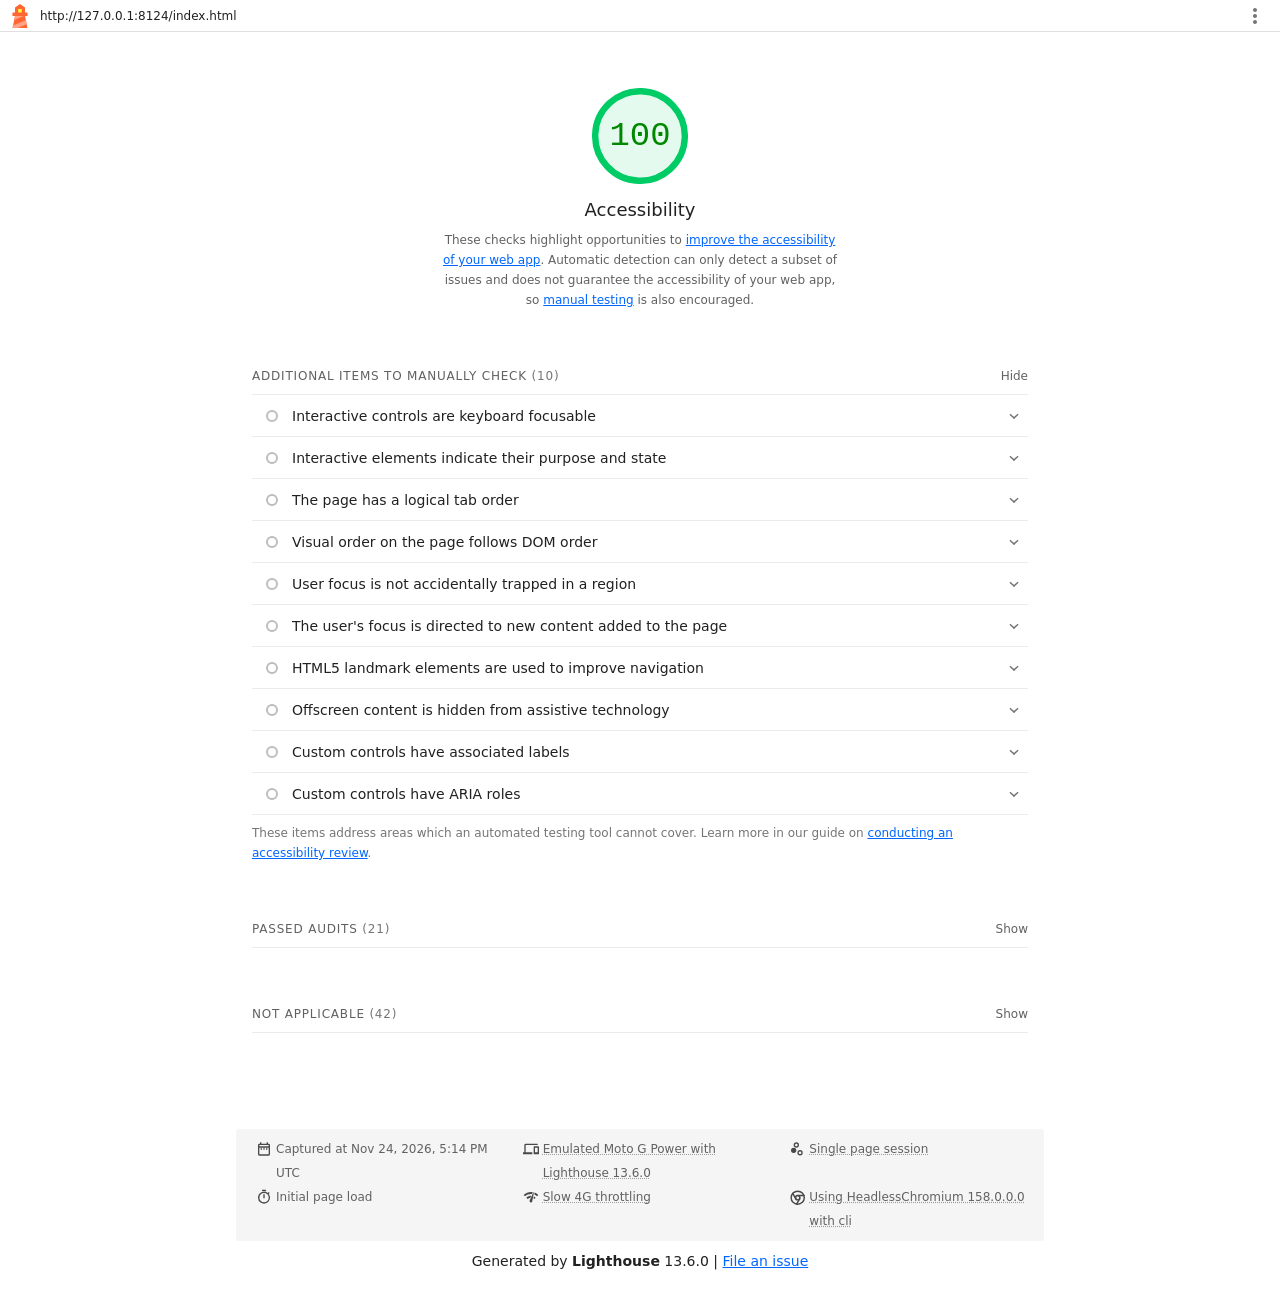
<file: lighthouse/index.report.html>
<!--
@license
Copyright 2018 Google LLC
SPDX-License-Identifier: Apache-2.0
-->
<!doctype html>
<html lang="en">
<head>
  <meta charset="utf-8">
  <meta name="viewport" content="width=device-width, initial-scale=1, minimum-scale=1">
  <link rel="icon" href='data:image/svg+xml;utf8,<svg fill="none" xmlns="http://www.w3.org/2000/svg" viewBox="0 0 48 48"><path d="m14 7 10-7 10 7v10h5v7h-5l5 24H9l5-24H9v-7h5V7Z" fill="%23F63"/><path d="M31.561 24H14l-1.689 8.105L31.561 24ZM18.983 48H9l1.022-4.907L35.723 32.27l1.663 7.98L18.983 48Z" fill="%23FFA385"/><path fill="%23FF3" d="M20.5 10h7v7h-7z"/></svg>'>
  <title>Lighthouse Report</title>
  <style>body {margin: 0}</style>
</head>
<body>
  <noscript>Lighthouse report requires JavaScript. Please enable.</noscript>

  <div id="lh-log"></div>

  <script>window.__LIGHTHOUSE_JSON__ = {"lighthouseVersion":"13.6.0","requestedUrl":"http://127.0.0.1:8124/index.html","mainDocumentUrl":"http://127.0.0.1:8124/index.html","finalDisplayedUrl":"http://127.0.0.1:8124/index.html","finalUrl":"http://127.0.0.1:8124/index.html","fetchTime":"2026-11-24T17:14:41.480Z","gatherMode":"navigation","runWarnings":[],"userAgent":"Mozilla/5.0 (Windows NT 10.0; Win64; x64) AppleWebKit/537.36 (KHTML, like Gecko) HeadlessChrome/158.0.0.0 Safari/537.36","environment":{"networkUserAgent":"Mozilla/5.0 (Linux; Android 11; moto g power (2022)) AppleWebKit/537.36 (KHTML, like Gecko) Chrome/158.0.0.0 Mobile Safari/537.36","hostUserAgent":"Mozilla/5.0 (Windows NT 10.0; Win64; x64) AppleWebKit/537.36 (KHTML, like Gecko) HeadlessChrome/158.0.0.0 Safari/537.36","benchmarkIndex":2465.5,"credits":{"axe-core":"4.14.0"}},"audits":{"accesskeys":{"id":"accesskeys","title":"`[accesskey]` values are unique","description":"Access keys let users quickly focus a part of the page. For proper navigation, each access key must be unique. [Learn more about access keys](https://dequeuniversity.com/rules/axe/4.14/accesskeys).","score":null,"scoreDisplayMode":"notApplicable"},"aria-allowed-attr":{"id":"aria-allowed-attr","title":"`[aria-*]` attributes match their roles","description":"Each ARIA `role` supports a specific subset of `aria-*` attributes. Mismatching these invalidates the `aria-*` attributes. [Learn how to match ARIA attributes to their roles](https://dequeuniversity.com/rules/axe/4.14/aria-allowed-attr).","score":1,"scoreDisplayMode":"binary","details":{"type":"table","headings":[{"key":"node","valueType":"node","subItemsHeading":{"key":"relatedNode","valueType":"node"},"label":"Failing Elements"}],"items":[]}},"aria-allowed-role":{"id":"aria-allowed-role","title":"Uses ARIA roles only on compatible elements","description":"Many HTML elements can only be assigned certain ARIA roles. Using ARIA roles where they are not allowed can interfere with the accessibility of the web page. [Learn more about ARIA roles](https://dequeuniversity.com/rules/axe/4.14/aria-allowed-role).","score":null,"scoreDisplayMode":"notApplicable"},"aria-command-name":{"id":"aria-command-name","title":"`button`, `link`, and `menuitem` elements have accessible names","description":"When an element doesn't have an accessible name, screen readers announce it with a generic name, making it unusable for users who rely on screen readers. [Learn how to make command elements more accessible](https://dequeuniversity.com/rules/axe/4.14/aria-command-name).","score":null,"scoreDisplayMode":"notApplicable"},"aria-conditional-attr":{"id":"aria-conditional-attr","title":"ARIA attributes are used as specified for the element's role","description":"Some ARIA attributes are only allowed on an element under certain conditions. [Learn more about conditional ARIA attributes](https://dequeuniversity.com/rules/axe/4.14/aria-conditional-attr).","score":1,"scoreDisplayMode":"binary","details":{"type":"table","headings":[{"key":"node","valueType":"node","subItemsHeading":{"key":"relatedNode","valueType":"node"},"label":"Failing Elements"}],"items":[]}},"aria-deprecated-role":{"id":"aria-deprecated-role","title":"Deprecated ARIA roles were not used","description":"Deprecated ARIA roles may not be processed correctly by assistive technology. [Learn more about deprecated ARIA roles](https://dequeuniversity.com/rules/axe/4.14/aria-deprecated-role).","score":null,"scoreDisplayMode":"notApplicable"},"aria-dialog-name":{"id":"aria-dialog-name","title":"Elements with `role=\"dialog\"` or `role=\"alertdialog\"` have accessible names.","description":"ARIA dialog elements without accessible names may prevent screen readers users from discerning the purpose of these elements. [Learn how to make ARIA dialog elements more accessible](https://dequeuniversity.com/rules/axe/4.14/aria-dialog-name).","score":null,"scoreDisplayMode":"notApplicable"},"aria-hidden-body":{"id":"aria-hidden-body","title":"`[aria-hidden=\"true\"]` is not present on the document `\u003cbody>`","description":"Assistive technologies, like screen readers, work inconsistently when `aria-hidden=\"true\"` is set on the document `\u003cbody>`. [Learn how `aria-hidden` affects the document body](https://dequeuniversity.com/rules/axe/4.14/aria-hidden-body).","score":1,"scoreDisplayMode":"binary","details":{"type":"table","headings":[{"key":"node","valueType":"node","subItemsHeading":{"key":"relatedNode","valueType":"node"},"label":"Failing Elements"}],"items":[]}},"aria-hidden-focus":{"id":"aria-hidden-focus","title":"`[aria-hidden=\"true\"]` elements do not contain focusable descendents","description":"Focusable descendents within an `[aria-hidden=\"true\"]` element prevent those interactive elements from being available to users of assistive technologies like screen readers. [Learn how `aria-hidden` affects focusable elements](https://dequeuniversity.com/rules/axe/4.14/aria-hidden-focus).","score":null,"scoreDisplayMode":"notApplicable"},"aria-input-field-name":{"id":"aria-input-field-name","title":"ARIA input fields have accessible names","description":"When an input field doesn't have an accessible name, screen readers announce it with a generic name, making it unusable for users who rely on screen readers. [Learn more about input field labels](https://dequeuniversity.com/rules/axe/4.14/aria-input-field-name).","score":null,"scoreDisplayMode":"notApplicable"},"aria-meter-name":{"id":"aria-meter-name","title":"ARIA `meter` elements have accessible names","description":"When a meter element doesn't have an accessible name, screen readers announce it with a generic name, making it unusable for users who rely on screen readers. [Learn how to name `meter` elements](https://dequeuniversity.com/rules/axe/4.14/aria-meter-name).","score":null,"scoreDisplayMode":"notApplicable"},"aria-progressbar-name":{"id":"aria-progressbar-name","title":"ARIA `progressbar` elements have accessible names","description":"When a `progressbar` element doesn't have an accessible name, screen readers announce it with a generic name, making it unusable for users who rely on screen readers. [Learn how to label `progressbar` elements](https://dequeuniversity.com/rules/axe/4.14/aria-progressbar-name).","score":null,"scoreDisplayMode":"notApplicable"},"aria-prohibited-attr":{"id":"aria-prohibited-attr","title":"Elements use only permitted ARIA attributes","description":"Using ARIA attributes in roles where they are prohibited can mean that important information is not communicated to users of assistive technologies. [Learn more about prohibited ARIA roles](https://dequeuniversity.com/rules/axe/4.14/aria-prohibited-attr).","score":1,"scoreDisplayMode":"binary","details":{"type":"table","headings":[{"key":"node","valueType":"node","subItemsHeading":{"key":"relatedNode","valueType":"node"},"label":"Failing Elements"}],"items":[]}},"aria-required-attr":{"id":"aria-required-attr","title":"`[role]`s have all required `[aria-*]` attributes","description":"Some ARIA roles have required attributes that describe the state of the element to screen readers. [Learn more about roles and required attributes](https://dequeuniversity.com/rules/axe/4.14/aria-required-attr).","score":null,"scoreDisplayMode":"notApplicable"},"aria-required-children":{"id":"aria-required-children","title":"Elements with an ARIA `[role]` that require children to contain a specific `[role]` have all required children.","description":"Some ARIA parent roles must contain specific child roles to perform their intended accessibility functions. [Learn more about roles and required children elements](https://dequeuniversity.com/rules/axe/4.14/aria-required-children).","score":null,"scoreDisplayMode":"notApplicable"},"aria-required-parent":{"id":"aria-required-parent","title":"`[role]`s are contained by their required parent element","description":"Some ARIA child roles must be contained by specific parent roles to properly perform their intended accessibility functions. [Learn more about ARIA roles and required parent element](https://dequeuniversity.com/rules/axe/4.14/aria-required-parent).","score":null,"scoreDisplayMode":"notApplicable"},"aria-roles":{"id":"aria-roles","title":"`[role]` values are valid","description":"ARIA roles must have valid values in order to perform their intended accessibility functions. [Learn more about valid ARIA roles](https://dequeuniversity.com/rules/axe/4.14/aria-roles).","score":null,"scoreDisplayMode":"notApplicable"},"aria-text":{"id":"aria-text","title":"Elements with the `role=text` attribute do not have focusable descendents.","description":"Adding `role=text` around a text node split by markup enables VoiceOver to treat it as one phrase, but the element's focusable descendents will not be announced. [Learn more about the `role=text` attribute](https://dequeuniversity.com/rules/axe/4.14/aria-text).","score":null,"scoreDisplayMode":"notApplicable"},"aria-toggle-field-name":{"id":"aria-toggle-field-name","title":"ARIA toggle fields have accessible names","description":"When a toggle field doesn't have an accessible name, screen readers announce it with a generic name, making it unusable for users who rely on screen readers. [Learn more about toggle fields](https://dequeuniversity.com/rules/axe/4.14/aria-toggle-field-name).","score":null,"scoreDisplayMode":"notApplicable"},"aria-tooltip-name":{"id":"aria-tooltip-name","title":"ARIA `tooltip` elements have accessible names","description":"When a tooltip element doesn't have an accessible name, screen readers announce it with a generic name, making it unusable for users who rely on screen readers. [Learn how to name `tooltip` elements](https://dequeuniversity.com/rules/axe/4.14/aria-tooltip-name).","score":null,"scoreDisplayMode":"notApplicable"},"aria-treeitem-name":{"id":"aria-treeitem-name","title":"ARIA `treeitem` elements have accessible names","description":"When a `treeitem` element doesn't have an accessible name, screen readers announce it with a generic name, making it unusable for users who rely on screen readers. [Learn more about labeling `treeitem` elements](https://dequeuniversity.com/rules/axe/4.14/aria-treeitem-name).","score":null,"scoreDisplayMode":"notApplicable"},"aria-valid-attr-value":{"id":"aria-valid-attr-value","title":"`[aria-*]` attributes have valid values","description":"Assistive technologies, like screen readers, can't interpret ARIA attributes with invalid values. [Learn more about valid values for ARIA attributes](https://dequeuniversity.com/rules/axe/4.14/aria-valid-attr-value).","score":1,"scoreDisplayMode":"binary","details":{"type":"table","headings":[{"key":"node","valueType":"node","subItemsHeading":{"key":"relatedNode","valueType":"node"},"label":"Failing Elements"}],"items":[]}},"aria-valid-attr":{"id":"aria-valid-attr","title":"`[aria-*]` attributes are valid and not misspelled","description":"Assistive technologies, like screen readers, can't interpret ARIA attributes with invalid names. [Learn more about valid ARIA attributes](https://dequeuniversity.com/rules/axe/4.14/aria-valid-attr).","score":1,"scoreDisplayMode":"binary","details":{"type":"table","headings":[{"key":"node","valueType":"node","subItemsHeading":{"key":"relatedNode","valueType":"node"},"label":"Failing Elements"}],"items":[]}},"button-name":{"id":"button-name","title":"Buttons have an accessible name","description":"When a button doesn't have an accessible name, screen readers announce it as \"button\", making it unusable for users who rely on screen readers. [Learn how to make buttons more accessible](https://dequeuniversity.com/rules/axe/4.14/button-name).","score":1,"scoreDisplayMode":"binary","details":{"type":"table","headings":[{"key":"node","valueType":"node","subItemsHeading":{"key":"relatedNode","valueType":"node"},"label":"Failing Elements"}],"items":[]}},"bypass":{"id":"bypass","title":"The page contains a heading, skip link, or landmark region","description":"Adding ways to bypass repetitive content lets keyboard users navigate the page more efficiently. [Learn more about bypass blocks](https://dequeuniversity.com/rules/axe/4.14/bypass).","score":null,"scoreDisplayMode":"notApplicable"},"color-contrast":{"id":"color-contrast","title":"Background and foreground colors have a sufficient contrast ratio","description":"Low-contrast text is difficult or impossible for many users to read. [Learn how to provide sufficient color contrast](https://dequeuniversity.com/rules/axe/4.14/color-contrast).","score":1,"scoreDisplayMode":"binary","details":{"type":"table","headings":[{"key":"node","valueType":"node","subItemsHeading":{"key":"relatedNode","valueType":"node"},"label":"Failing Elements"}],"items":[]}},"definition-list":{"id":"definition-list","title":"`\u003cdl>`'s contain only properly-ordered `\u003cdt>` and `\u003cdd>` groups, `\u003cscript>`, `\u003ctemplate>` or `\u003cdiv>` elements.","description":"When definition lists are not properly marked up, screen readers may produce confusing or inaccurate output. [Learn how to structure definition lists correctly](https://dequeuniversity.com/rules/axe/4.14/definition-list).","score":null,"scoreDisplayMode":"notApplicable"},"dlitem":{"id":"dlitem","title":"Definition list items are wrapped in `\u003cdl>` elements","description":"Definition list items (`\u003cdt>` and `\u003cdd>`) must be wrapped in a parent `\u003cdl>` element to ensure that screen readers can properly announce them. [Learn how to structure definition lists correctly](https://dequeuniversity.com/rules/axe/4.14/dlitem).","score":null,"scoreDisplayMode":"notApplicable"},"document-title":{"id":"document-title","title":"Document has a `\u003ctitle>` element","description":"The title gives screen reader users an overview of the page, and search engine users rely on it heavily to determine if a page is relevant to their search. [Learn more about document titles](https://dequeuniversity.com/rules/axe/4.14/document-title).","score":1,"scoreDisplayMode":"binary","details":{"type":"table","headings":[{"key":"node","valueType":"node","subItemsHeading":{"key":"relatedNode","valueType":"node"},"label":"Failing Elements"}],"items":[]}},"duplicate-id-aria":{"id":"duplicate-id-aria","title":"ARIA IDs are unique","description":"The value of an ARIA ID must be unique to prevent other instances from being overlooked by assistive technologies. [Learn how to fix duplicate ARIA IDs](https://dequeuniversity.com/rules/axe/4.14/duplicate-id-aria).","score":null,"scoreDisplayMode":"notApplicable"},"empty-heading":{"id":"empty-heading","title":"All heading elements contain content.","description":"A heading with no content or inaccessible text prevent screen reader users from accessing information on the page's structure. [Learn more about headings](https://dequeuniversity.com/rules/axe/4.14/empty-heading).","score":null,"scoreDisplayMode":"notApplicable"},"form-field-multiple-labels":{"id":"form-field-multiple-labels","title":"No form fields have multiple labels","description":"Form fields with multiple labels can be confusingly announced by assistive technologies like screen readers which use either the first, the last, or all of the labels. [Learn how to use form labels](https://dequeuniversity.com/rules/axe/4.14/form-field-multiple-labels).","score":null,"scoreDisplayMode":"notApplicable"},"frame-title":{"id":"frame-title","title":"`\u003cframe>` or `\u003ciframe>` elements have a title","description":"Screen reader users rely on frame titles to describe the contents of frames. [Learn more about frame titles](https://dequeuniversity.com/rules/axe/4.14/frame-title).","score":null,"scoreDisplayMode":"notApplicable"},"heading-order":{"id":"heading-order","title":"Heading elements appear in a sequentially-descending order","description":"Properly ordered headings that do not skip levels convey the semantic structure of the page, making it easier to navigate and understand when using assistive technologies. [Learn more about heading order](https://dequeuniversity.com/rules/axe/4.14/heading-order).","score":1,"scoreDisplayMode":"binary","details":{"type":"table","headings":[{"key":"node","valueType":"node","subItemsHeading":{"key":"relatedNode","valueType":"node"},"label":"Failing Elements"}],"items":[]}},"html-has-lang":{"id":"html-has-lang","title":"`\u003chtml>` element has a `[lang]` attribute","description":"If a page doesn't specify a `lang` attribute, a screen reader assumes that the page is in the default language that the user chose when setting up the screen reader. If the page isn't actually in the default language, then the screen reader might not announce the page's text correctly. [Learn more about the `lang` attribute](https://dequeuniversity.com/rules/axe/4.14/html-has-lang).","score":1,"scoreDisplayMode":"binary","details":{"type":"table","headings":[{"key":"node","valueType":"node","subItemsHeading":{"key":"relatedNode","valueType":"node"},"label":"Failing Elements"}],"items":[]}},"html-lang-valid":{"id":"html-lang-valid","title":"`\u003chtml>` element has a valid value for its `[lang]` attribute","description":"Specifying a valid [BCP 47 language](https://www.w3.org/International/questions/qa-choosing-language-tags#question) helps screen readers announce text properly. [Learn how to use the `lang` attribute](https://dequeuniversity.com/rules/axe/4.14/html-lang-valid).","score":1,"scoreDisplayMode":"binary","details":{"type":"table","headings":[{"key":"node","valueType":"node","subItemsHeading":{"key":"relatedNode","valueType":"node"},"label":"Failing Elements"}],"items":[]}},"html-xml-lang-mismatch":{"id":"html-xml-lang-mismatch","title":"`\u003chtml>` element has an `[xml:lang]` attribute with the same base language as the `[lang]` attribute.","description":"If the webpage does not specify a consistent language, then the screen reader might not announce the page's text correctly. [Learn more about the `lang` attribute](https://dequeuniversity.com/rules/axe/4.14/html-xml-lang-mismatch).","score":null,"scoreDisplayMode":"notApplicable"},"identical-links-same-purpose":{"id":"identical-links-same-purpose","title":"Identical links have the same purpose.","description":"Links with the same destination should have the same description, to help users understand the link's purpose and decide whether to follow it. [Learn more about identical links](https://dequeuniversity.com/rules/axe/4.14/identical-links-same-purpose).","score":null,"scoreDisplayMode":"notApplicable"},"image-alt":{"id":"image-alt","title":"Image elements have `[alt]` attributes","description":"Informative elements should aim for short, descriptive alternate text. Decorative elements can be ignored with an empty alt attribute. [Learn more about the `alt` attribute](https://dequeuniversity.com/rules/axe/4.14/image-alt).","score":1,"scoreDisplayMode":"binary","details":{"type":"table","headings":[{"key":"node","valueType":"node","subItemsHeading":{"key":"relatedNode","valueType":"node"},"label":"Failing Elements"}],"items":[]}},"image-redundant-alt":{"id":"image-redundant-alt","title":"Image elements do not have `[alt]` attributes that are redundant text.","description":"Informative elements should aim for short, descriptive alternative text. Alternative text that is exactly the same as the text adjacent to the link or image is potentially confusing for screen reader users, because the text will be read twice. [Learn more about the `alt` attribute](https://dequeuniversity.com/rules/axe/4.14/image-redundant-alt).","score":null,"scoreDisplayMode":"notApplicable"},"input-button-name":{"id":"input-button-name","title":"Input buttons have discernible text.","description":"Adding discernable and accessible text to input buttons may help screen reader users understand the purpose of the input button. [Learn more about input buttons](https://dequeuniversity.com/rules/axe/4.14/input-button-name).","score":null,"scoreDisplayMode":"notApplicable"},"input-image-alt":{"id":"input-image-alt","title":"`\u003cinput type=\"image\">` elements have `[alt]` text","description":"When an image is being used as an `\u003cinput>` button, providing alternative text can help screen reader users understand the purpose of the button. [Learn about input image alt text](https://dequeuniversity.com/rules/axe/4.14/input-image-alt).","score":null,"scoreDisplayMode":"notApplicable"},"label-content-name-mismatch":{"id":"label-content-name-mismatch","title":"Elements with visible text labels have matching accessible names.","description":"Visible text labels that do not match the accessible name can result in a confusing experience for screen reader users. [Learn more about accessible names](https://dequeuniversity.com/rules/axe/4.14/label-content-name-mismatch).","score":1,"scoreDisplayMode":"binary","details":{"type":"table","headings":[{"key":"node","valueType":"node","subItemsHeading":{"key":"relatedNode","valueType":"node"},"label":"Failing Elements"}],"items":[]}},"label":{"id":"label","title":"Form elements have associated labels","description":"Labels ensure that form controls are announced properly by assistive technologies, like screen readers. [Learn more about form element labels](https://dequeuniversity.com/rules/axe/4.14/label).","score":null,"scoreDisplayMode":"notApplicable"},"landmark-one-main":{"id":"landmark-one-main","title":"Document has a main landmark.","description":"One main landmark helps screen reader users navigate a web page. [Learn more about landmarks](https://dequeuniversity.com/rules/axe/4.14/landmark-one-main).","score":1,"scoreDisplayMode":"binary","details":{"type":"table","headings":[{"key":"node","valueType":"node","subItemsHeading":{"key":"relatedNode","valueType":"node"},"label":"Failing Elements"}],"items":[]}},"link-name":{"id":"link-name","title":"Links have a discernible name","description":"Link text (and alternate text for images, when used as links) that is discernible, unique, and focusable improves the navigation experience for screen reader users. [Learn how to make links accessible](https://dequeuniversity.com/rules/axe/4.14/link-name).","score":1,"scoreDisplayMode":"binary","details":{"type":"table","headings":[{"key":"node","valueType":"node","subItemsHeading":{"key":"relatedNode","valueType":"node"},"label":"Failing Elements"}],"items":[]}},"link-in-text-block":{"id":"link-in-text-block","title":"Links are distinguishable without relying on color.","description":"Low-contrast text is difficult or impossible for many users to read. Link text that is discernible improves the experience for users with low vision. [Learn how to make links distinguishable](https://dequeuniversity.com/rules/axe/4.14/link-in-text-block).","score":1,"scoreDisplayMode":"binary","details":{"type":"table","headings":[{"key":"node","valueType":"node","subItemsHeading":{"key":"relatedNode","valueType":"node"},"label":"Failing Elements"}],"items":[]}},"list":{"id":"list","title":"Lists contain only `\u003cli>` elements and script supporting elements (`\u003cscript>` and `\u003ctemplate>`).","description":"Screen readers have a specific way of announcing lists. Ensuring proper list structure aids screen reader output. [Learn more about proper list structure](https://dequeuniversity.com/rules/axe/4.14/list).","score":1,"scoreDisplayMode":"binary","details":{"type":"table","headings":[{"key":"node","valueType":"node","subItemsHeading":{"key":"relatedNode","valueType":"node"},"label":"Failing Elements"}],"items":[]}},"listitem":{"id":"listitem","title":"List items (`\u003cli>`) are contained within `\u003cul>`, `\u003col>` or `\u003cmenu>` parent elements","description":"Screen readers require list items (`\u003cli>`) to be contained within a parent `\u003cul>`, `\u003col>` or `\u003cmenu>` to be announced properly. [Learn more about proper list structure](https://dequeuniversity.com/rules/axe/4.14/listitem).","score":1,"scoreDisplayMode":"binary","details":{"type":"table","headings":[{"key":"node","valueType":"node","subItemsHeading":{"key":"relatedNode","valueType":"node"},"label":"Failing Elements"}],"items":[]}},"meta-refresh":{"id":"meta-refresh","title":"The document does not use `\u003cmeta http-equiv=\"refresh\">`","description":"Users do not expect a page to refresh automatically, and doing so will move focus back to the top of the page. This may create a frustrating or confusing experience. [Learn more about the refresh meta tag](https://dequeuniversity.com/rules/axe/4.14/meta-refresh).","score":null,"scoreDisplayMode":"notApplicable"},"meta-viewport":{"id":"meta-viewport","title":"`[user-scalable=\"no\"]` is not used in the `\u003cmeta name=\"viewport\">` element and the `[maximum-scale]` attribute is not less than 5.","description":"Disabling zooming is problematic for users with low vision who rely on screen magnification to properly see the contents of a web page. [Learn more about the viewport meta tag](https://dequeuniversity.com/rules/axe/4.14/meta-viewport).","score":1,"scoreDisplayMode":"binary","details":{"type":"table","headings":[{"key":"node","valueType":"node","subItemsHeading":{"key":"relatedNode","valueType":"node"},"label":"Failing Elements"}],"items":[]}},"object-alt":{"id":"object-alt","title":"`\u003cobject>` elements have alternate text","description":"Screen readers cannot translate non-text content. Adding alternate text to `\u003cobject>` elements helps screen readers convey meaning to users. [Learn more about alt text for `object` elements](https://dequeuniversity.com/rules/axe/4.14/object-alt).","score":null,"scoreDisplayMode":"notApplicable"},"select-name":{"id":"select-name","title":"Select elements have associated label elements.","description":"Form elements without effective labels can create frustrating experiences for screen reader users. [Learn more about the `select` element](https://dequeuniversity.com/rules/axe/4.14/select-name).","score":null,"scoreDisplayMode":"notApplicable"},"skip-link":{"id":"skip-link","title":"Skip links are focusable.","description":"Including a skip link can help users skip to the main content to save time. [Learn more about skip links](https://dequeuniversity.com/rules/axe/4.14/skip-link).","score":1,"scoreDisplayMode":"binary","details":{"type":"table","headings":[{"key":"node","valueType":"node","subItemsHeading":{"key":"relatedNode","valueType":"node"},"label":"Failing Elements"}],"items":[]}},"tabindex":{"id":"tabindex","title":"No element has a `[tabindex]` value greater than 0","description":"A value greater than 0 implies an explicit navigation ordering. Although technically valid, this often creates frustrating experiences for users who rely on assistive technologies. [Learn more about the `tabindex` attribute](https://dequeuniversity.com/rules/axe/4.14/tabindex).","score":null,"scoreDisplayMode":"notApplicable"},"table-duplicate-name":{"id":"table-duplicate-name","title":"Tables have different content in the summary attribute and `\u003ccaption>`.","description":"The summary attribute should describe the table structure, while `\u003ccaption>` should have the onscreen title. Accurate table mark-up helps users of screen readers. [Learn more about summary and caption](https://dequeuniversity.com/rules/axe/4.14/table-duplicate-name).","score":null,"scoreDisplayMode":"notApplicable"},"table-fake-caption":{"id":"table-fake-caption","title":"Tables use `\u003ccaption>` instead of cells with the `[colspan]` attribute to indicate a caption.","description":"Screen readers have features to make navigating tables easier. Ensuring that tables use the actual caption element instead of cells with the `[colspan]` attribute may improve the experience for screen reader users. [Learn more about captions](https://dequeuniversity.com/rules/axe/4.14/table-fake-caption).","score":null,"scoreDisplayMode":"notApplicable"},"target-size":{"id":"target-size","title":"Touch targets have sufficient size and spacing.","description":"Touch targets with sufficient size and spacing help users who may have difficulty targeting small controls to activate the targets. [Learn more about touch targets](https://dequeuniversity.com/rules/axe/4.14/target-size).","score":1,"scoreDisplayMode":"binary","details":{"type":"table","headings":[{"key":"node","valueType":"node","subItemsHeading":{"key":"relatedNode","valueType":"node"},"label":"Failing Elements"}],"items":[]}},"td-has-header":{"id":"td-has-header","title":"`\u003ctd>` elements in a large `\u003ctable>` have one or more table headers.","description":"Screen readers have features to make navigating tables easier. Ensuring that `\u003ctd>` elements in a large table (3 or more cells in width and height) have an associated table header may improve the experience for screen reader users. [Learn more about table headers](https://dequeuniversity.com/rules/axe/4.14/td-has-header).","score":null,"scoreDisplayMode":"notApplicable"},"td-headers-attr":{"id":"td-headers-attr","title":"Cells in a `\u003ctable>` element that use the `[headers]` attribute refer to table cells within the same table.","description":"Screen readers have features to make navigating tables easier. Ensuring `\u003ctd>` cells using the `[headers]` attribute only refer to other cells in the same table may improve the experience for screen reader users. [Learn more about the `headers` attribute](https://dequeuniversity.com/rules/axe/4.14/td-headers-attr).","score":null,"scoreDisplayMode":"notApplicable"},"th-has-data-cells":{"id":"th-has-data-cells","title":"`\u003cth>` elements and elements with `[role=\"columnheader\"/\"rowheader\"]` have data cells they describe.","description":"Screen readers have features to make navigating tables easier. Ensuring table headers always refer to some set of cells may improve the experience for screen reader users. [Learn more about table headers](https://dequeuniversity.com/rules/axe/4.14/th-has-data-cells).","score":null,"scoreDisplayMode":"notApplicable"},"valid-lang":{"id":"valid-lang","title":"`[lang]` attributes have a valid value","description":"Specifying a valid [BCP 47 language](https://www.w3.org/International/questions/qa-choosing-language-tags#question) on elements helps ensure that text is pronounced correctly by a screen reader. [Learn how to use the `lang` attribute](https://dequeuniversity.com/rules/axe/4.14/valid-lang).","score":null,"scoreDisplayMode":"notApplicable"},"video-caption":{"id":"video-caption","title":"`\u003cvideo>` elements contain a `\u003ctrack>` element with `[kind=\"captions\"]`","description":"When a video provides a caption it is easier for deaf and hearing impaired users to access its information. [Learn more about video captions](https://dequeuniversity.com/rules/axe/4.14/video-caption).","score":null,"scoreDisplayMode":"notApplicable"},"custom-controls-labels":{"id":"custom-controls-labels","title":"Custom controls have associated labels","description":"Custom interactive controls have associated labels, provided by aria-label or aria-labelledby. [Learn more about custom controls and labels](https://developer.chrome.com/docs/lighthouse/accessibility/custom-controls-labels/).","score":null,"scoreDisplayMode":"manual"},"custom-controls-roles":{"id":"custom-controls-roles","title":"Custom controls have ARIA roles","description":"Custom interactive controls have appropriate ARIA roles. [Learn how to add roles to custom controls](https://developer.chrome.com/docs/lighthouse/accessibility/custom-control-roles/).","score":null,"scoreDisplayMode":"manual"},"focus-traps":{"id":"focus-traps","title":"User focus is not accidentally trapped in a region","description":"A user can tab into and out of any control or region without accidentally trapping their focus. [Learn how to avoid focus traps](https://developer.chrome.com/docs/lighthouse/accessibility/focus-traps/).","score":null,"scoreDisplayMode":"manual"},"focusable-controls":{"id":"focusable-controls","title":"Interactive controls are keyboard focusable","description":"Custom interactive controls are keyboard focusable and display a focus indicator. [Learn how to make custom controls focusable](https://developer.chrome.com/docs/lighthouse/accessibility/focusable-controls/).","score":null,"scoreDisplayMode":"manual"},"interactive-element-affordance":{"id":"interactive-element-affordance","title":"Interactive elements indicate their purpose and state","description":"Interactive elements, such as links and buttons, should indicate their state and be distinguishable from non-interactive elements. [Learn how to decorate interactive elements with affordance hints](https://developer.chrome.com/docs/lighthouse/accessibility/interactive-element-affordance/).","score":null,"scoreDisplayMode":"manual"},"logical-tab-order":{"id":"logical-tab-order","title":"The page has a logical tab order","description":"Tabbing through the page follows the visual layout. Users cannot focus elements that are offscreen. [Learn more about logical tab ordering](https://developer.chrome.com/docs/lighthouse/accessibility/logical-tab-order/).","score":null,"scoreDisplayMode":"manual"},"managed-focus":{"id":"managed-focus","title":"The user's focus is directed to new content added to the page","description":"If new content, such as a dialog, is added to the page, the user's focus is directed to it. [Learn how to direct focus to new content](https://developer.chrome.com/docs/lighthouse/accessibility/managed-focus/).","score":null,"scoreDisplayMode":"manual"},"offscreen-content-hidden":{"id":"offscreen-content-hidden","title":"Offscreen content is hidden from assistive technology","description":"Offscreen content is hidden with display: none or aria-hidden=true. [Learn how to properly hide offscreen content](https://developer.chrome.com/docs/lighthouse/accessibility/offscreen-content-hidden/).","score":null,"scoreDisplayMode":"manual"},"use-landmarks":{"id":"use-landmarks","title":"HTML5 landmark elements are used to improve navigation","description":"Landmark elements (`\u003cmain>`, `\u003cnav>`, etc.) are used to improve the keyboard navigation of the page for assistive technology. [Learn more about landmark elements](https://developer.chrome.com/docs/lighthouse/accessibility/use-landmarks/).","score":null,"scoreDisplayMode":"manual"},"visual-order-follows-dom":{"id":"visual-order-follows-dom","title":"Visual order on the page follows DOM order","description":"DOM order matches the visual order, improving navigation for assistive technology. [Learn more about DOM and visual ordering](https://developer.chrome.com/docs/lighthouse/accessibility/visual-order-follows-dom/).","score":null,"scoreDisplayMode":"manual"},"autocomplete-valid":{"id":"autocomplete-valid","title":"`autocomplete` attributes are used correctly","description":"The `autocomplete` attribute values must be valid and correctly applied for screen readers to function correctly. [Learn more about valid autocomplete values](https://dequeuniversity.com/rules/axe/4.14/autocomplete-valid).","score":null,"scoreDisplayMode":"notApplicable"},"presentation-role-conflict":{"id":"presentation-role-conflict","title":"Elements with `role=\"none\"` or `role=\"presentation\"` do not have conflicts","description":"There are certain cases where the semantic role of an element with `role=\"none\"` or `role=\"presentation\"` does not resolve to none or presentation. To ensure the element remains removed from the accessibility tree, you should not add any global ARIA attributes to the element or make it focusable. [Learn more about presentation role conflict](https://dequeuniversity.com/rules/axe/4.14/presentation-role-conflict).","score":null,"scoreDisplayMode":"notApplicable"},"svg-img-alt":{"id":"svg-img-alt","title":"SVG elements with an `img` role have an accessible text alternative","description":"Ensures SVG elements with an `img`, `graphics-document` or `graphics-symbol` role have an accessible text alternative. [Learn more about SVG alt text](https://dequeuniversity.com/rules/axe/4.14/svg-img-alt).","score":null,"scoreDisplayMode":"notApplicable"}},"configSettings":{"output":["html"],"maxWaitForFcp":30000,"maxWaitForLoad":45000,"pauseAfterFcpMs":1000,"pauseAfterLoadMs":1000,"networkQuietThresholdMs":1000,"cpuQuietThresholdMs":1000,"formFactor":"mobile","throttling":{"rttMs":150,"throughputKbps":1638.4,"requestLatencyMs":562.5,"downloadThroughputKbps":1474.5600000000002,"uploadThroughputKbps":675,"cpuSlowdownMultiplier":4},"throttlingMethod":"simulate","screenEmulation":{"mobile":true,"width":412,"height":823,"deviceScaleFactor":1.75,"disabled":false},"emulatedUserAgent":"Mozilla/5.0 (Linux; Android 11; moto g power (2022)) AppleWebKit/537.36 (KHTML, like Gecko) Chrome/136.0.0.0 Mobile Safari/537.36","auditMode":false,"gatherMode":false,"clearStorageTypes":["file_systems","shader_cache","service_workers","cache_storage"],"disableStorageReset":false,"debugNavigation":false,"channel":"cli","usePassiveGathering":false,"disableFullPageScreenshot":false,"skipAboutBlank":false,"blankPage":"about:blank","ignoreStatusCode":false,"locale":"en-US","blockedUrlPatterns":null,"additionalTraceCategories":null,"extraHeaders":null,"precomputedLanternData":null,"onlyAudits":null,"onlyCategories":["accessibility"],"skipAudits":null},"categories":{"accessibility":{"title":"Accessibility","description":"These checks highlight opportunities to [improve the accessibility of your web app](https://developer.chrome.com/docs/lighthouse/accessibility/). Automatic detection can only detect a subset of issues and does not guarantee the accessibility of your web app, so [manual testing](https://web.dev/articles/how-to-review) is also encouraged.","manualDescription":"These items address areas which an automated testing tool cannot cover. Learn more in our guide on [conducting an accessibility review](https://web.dev/articles/how-to-review).","supportedModes":["navigation","snapshot"],"auditRefs":[{"id":"accesskeys","weight":0,"group":"a11y-navigation"},{"id":"aria-allowed-attr","weight":10,"group":"a11y-aria"},{"id":"aria-command-name","weight":0,"group":"a11y-aria"},{"id":"aria-conditional-attr","weight":7,"group":"a11y-aria"},{"id":"aria-deprecated-role","weight":0,"group":"a11y-aria"},{"id":"aria-dialog-name","weight":0,"group":"a11y-aria"},{"id":"aria-hidden-body","weight":10,"group":"a11y-aria"},{"id":"aria-hidden-focus","weight":0,"group":"a11y-aria"},{"id":"aria-input-field-name","weight":0,"group":"a11y-aria"},{"id":"aria-meter-name","weight":0,"group":"a11y-aria"},{"id":"aria-progressbar-name","weight":0,"group":"a11y-aria"},{"id":"aria-prohibited-attr","weight":7,"group":"a11y-aria"},{"id":"aria-required-attr","weight":0,"group":"a11y-aria"},{"id":"aria-required-children","weight":0,"group":"a11y-aria"},{"id":"aria-required-parent","weight":0,"group":"a11y-aria"},{"id":"aria-roles","weight":0,"group":"a11y-aria"},{"id":"aria-text","weight":0,"group":"a11y-aria"},{"id":"aria-toggle-field-name","weight":0,"group":"a11y-aria"},{"id":"aria-tooltip-name","weight":0,"group":"a11y-aria"},{"id":"aria-treeitem-name","weight":0,"group":"a11y-aria"},{"id":"aria-valid-attr-value","weight":10,"group":"a11y-aria"},{"id":"aria-valid-attr","weight":10,"group":"a11y-aria"},{"id":"button-name","weight":10,"group":"a11y-names-labels"},{"id":"bypass","weight":0,"group":"a11y-navigation"},{"id":"color-contrast","weight":7,"group":"a11y-color-contrast"},{"id":"definition-list","weight":0,"group":"a11y-tables-lists"},{"id":"dlitem","weight":0,"group":"a11y-tables-lists"},{"id":"document-title","weight":7,"group":"a11y-names-labels"},{"id":"duplicate-id-aria","weight":0,"group":"a11y-aria"},{"id":"form-field-multiple-labels","weight":0,"group":"a11y-names-labels"},{"id":"frame-title","weight":0,"group":"a11y-names-labels"},{"id":"heading-order","weight":3,"group":"a11y-navigation"},{"id":"html-has-lang","weight":7,"group":"a11y-language"},{"id":"html-lang-valid","weight":7,"group":"a11y-language"},{"id":"html-xml-lang-mismatch","weight":0,"group":"a11y-language"},{"id":"image-alt","weight":10,"group":"a11y-names-labels"},{"id":"input-button-name","weight":0,"group":"a11y-names-labels"},{"id":"input-image-alt","weight":0,"group":"a11y-names-labels"},{"id":"label","weight":0,"group":"a11y-names-labels"},{"id":"link-in-text-block","weight":7,"group":"a11y-color-contrast"},{"id":"link-name","weight":7,"group":"a11y-names-labels"},{"id":"list","weight":7,"group":"a11y-tables-lists"},{"id":"listitem","weight":7,"group":"a11y-tables-lists"},{"id":"meta-refresh","weight":0,"group":"a11y-best-practices"},{"id":"meta-viewport","weight":10,"group":"a11y-best-practices"},{"id":"object-alt","weight":0,"group":"a11y-names-labels"},{"id":"select-name","weight":0,"group":"a11y-names-labels"},{"id":"skip-link","weight":3,"group":"a11y-names-labels"},{"id":"tabindex","weight":0,"group":"a11y-navigation"},{"id":"target-size","weight":7,"group":"a11y-best-practices"},{"id":"td-headers-attr","weight":0,"group":"a11y-tables-lists"},{"id":"th-has-data-cells","weight":0,"group":"a11y-tables-lists"},{"id":"valid-lang","weight":0,"group":"a11y-language"},{"id":"video-caption","weight":0,"group":"a11y-audio-video"},{"id":"landmark-one-main","weight":3,"group":"a11y-best-practices"},{"id":"autocomplete-valid","weight":0,"group":"a11y-best-practices"},{"id":"presentation-role-conflict","weight":0,"group":"a11y-best-practices"},{"id":"svg-img-alt","weight":0,"group":"a11y-best-practices"},{"id":"focusable-controls","weight":0},{"id":"interactive-element-affordance","weight":0},{"id":"logical-tab-order","weight":0},{"id":"visual-order-follows-dom","weight":0},{"id":"focus-traps","weight":0},{"id":"managed-focus","weight":0},{"id":"use-landmarks","weight":0},{"id":"offscreen-content-hidden","weight":0},{"id":"custom-controls-labels","weight":0},{"id":"custom-controls-roles","weight":0},{"id":"table-duplicate-name","weight":0,"group":"a11y-best-practices"},{"id":"empty-heading","weight":0,"group":"a11y-best-practices"},{"id":"aria-allowed-role","weight":0,"group":"a11y-best-practices"},{"id":"image-redundant-alt","weight":0,"group":"a11y-names-labels"},{"id":"identical-links-same-purpose","weight":0,"group":"a11y-best-practices"},{"id":"label-content-name-mismatch","weight":0,"group":"hidden"},{"id":"table-fake-caption","weight":0,"group":"hidden"},{"id":"td-has-header","weight":0,"group":"hidden"}],"id":"accessibility","score":1}},"categoryGroups":{"metrics":{"title":"Metrics"},"insights":{"title":"Insights","description":"These insights are also available in the Chrome DevTools Performance Panel - [record a trace](https://developer.chrome.com/docs/devtools/performance/reference) to view more detailed information."},"diagnostics":{"title":"Diagnostics","description":"More information about the performance of your application. These numbers don't [directly affect](https://developer.chrome.com/docs/lighthouse/performance/performance-scoring/) the Performance score."},"a11y-best-practices":{"title":"Best practices","description":"These items highlight common accessibility best practices."},"a11y-color-contrast":{"title":"Contrast","description":"These are opportunities to improve the legibility of your content."},"a11y-names-labels":{"title":"Names and labels","description":"These are opportunities to improve the semantics of the controls in your application. This may enhance the experience for users of assistive technology, like a screen reader."},"a11y-navigation":{"title":"Navigation","description":"These are opportunities to improve keyboard navigation in your application."},"a11y-aria":{"title":"ARIA","description":"These are opportunities to improve the usage of ARIA in your application which may enhance the experience for users of assistive technology, like a screen reader."},"a11y-language":{"title":"Internationalization and localization","description":"These are opportunities to improve the interpretation of your content by users in different locales."},"a11y-audio-video":{"title":"Audio and video","description":"These are opportunities to provide alternative content for audio and video. This may improve the experience for users with hearing or vision impairments."},"a11y-tables-lists":{"title":"Tables and lists","description":"These are opportunities to improve the experience of reading tabular or list data using assistive technology, like a screen reader."},"seo-mobile":{"title":"Mobile Friendly","description":"Make sure your pages are mobile friendly so users don’t have to pinch or zoom in order to read the content pages. [Learn how to make pages mobile-friendly](https://developers.google.com/search/mobile-sites/)."},"seo-content":{"title":"Content Best Practices","description":"Format your HTML in a way that enables crawlers to better understand your app’s content."},"seo-crawl":{"title":"Crawling and Indexing","description":"To appear in search results, crawlers need access to your app."},"best-practices-trust-safety":{"title":"Trust and Safety"},"best-practices-ux":{"title":"User Experience"},"best-practices-browser-compat":{"title":"Browser Compatibility"},"best-practices-general":{"title":"General"},"webmcp":{"title":"WebMCP","description":"Audits validating WebMCP integration."},"agent-accessibility":{"title":"Agent Accessibility","description":"These audits highlight best practices for improving the accessibility of the website for AI agents."},"agent-discoverability":{"title":"Agent Discoverability","description":"These audits validate that websites expose discoverable resources, documentation, and catalogs for AI agents."},"hidden":{"title":""}},"stackPacks":[],"entities":[{"name":"127.0.0.1","origins":["http://127.0.0.1:8124"],"isFirstParty":true,"isUnrecognized":true}],"fullPageScreenshot":{"screenshot":{"data":"[data-uri]","width":412,"height":3889},"nodes":{"1-0-A":{"id":"","top":3821,"bottom":3865,"left":344,"right":388,"width":44,"height":44}}},"timing":{"entries":[{"startTime":2993.79,"name":"lh:config","duration":921.19,"entryType":"measure"},{"startTime":2995.92,"name":"lh:config:resolveArtifactsToDefns","duration":123.17,"entryType":"measure"},{"startTime":3915.12,"name":"lh:runner:gather","duration":5136.2,"entryType":"measure"},{"startTime":3990.8,"name":"lh:driver:connect","duration":5.59,"entryType":"measure"},{"startTime":3996.66,"name":"lh:driver:navigate","duration":8.51,"entryType":"measure"},{"startTime":4005.5,"name":"lh:gather:getBenchmarkIndex","duration":1006.75,"entryType":"measure"},{"startTime":5012.46,"name":"lh:gather:getVersion","duration":0.9,"entryType":"measure"},{"startTime":5013.47,"name":"lh:gather:getDevicePixelRatio","duration":0.99,"entryType":"measure"},{"startTime":5024.57,"name":"lh:prepare:navigationMode","duration":41.63,"entryType":"measure"},{"startTime":5025.59,"name":"lh:gather:getVersion","duration":0.41,"entryType":"measure"},{"startTime":5039.74,"name":"lh:storage:clearDataForOrigin","duration":12.12,"entryType":"measure"},{"startTime":5052.02,"name":"lh:storage:clearBrowserCaches","duration":12.55,"entryType":"measure"},{"startTime":5065.31,"name":"lh:gather:prepareThrottlingAndNetwork","duration":0.87,"entryType":"measure"},{"startTime":5074.37,"name":"lh:driver:navigate","duration":2521.39,"entryType":"measure"},{"startTime":7599.94,"name":"lh:computed:NetworkRecords","duration":0.62,"entryType":"measure"},{"startTime":7600.89,"name":"lh:gather:getArtifact:DevtoolsLog","duration":0.02,"entryType":"measure"},{"startTime":7600.92,"name":"lh:gather:getArtifact:Accessibility","duration":197.63,"entryType":"measure"},{"startTime":7798.9,"name":"lh:gather:getArtifact:NetworkUserAgent","duration":0.1,"entryType":"measure"},{"startTime":7799.02,"name":"lh:gather:getArtifact:Stacks","duration":10.18,"entryType":"measure"},{"startTime":7799.13,"name":"lh:gather:collectStacks","duration":10.05,"entryType":"measure"},{"startTime":7809.22,"name":"lh:gather:getArtifact:FullPageScreenshot","duration":1215.5,"entryType":"measure"},{"startTime":9018.11,"name":"lh:gather:getVersion","duration":1.42,"entryType":"measure"},{"startTime":9051.7,"name":"lh:runner:audit","duration":179.35,"entryType":"measure"},{"startTime":9051.8,"name":"lh:runner:auditing","duration":178.78,"entryType":"measure"},{"startTime":9053.59,"name":"lh:audit:accesskeys","duration":1.84,"entryType":"measure"},{"startTime":9055.8,"name":"lh:audit:aria-allowed-attr","duration":7.53,"entryType":"measure"},{"startTime":9063.87,"name":"lh:audit:aria-allowed-role","duration":4.93,"entryType":"measure"},{"startTime":9069.17,"name":"lh:audit:aria-command-name","duration":0.89,"entryType":"measure"},{"startTime":9070.3,"name":"lh:audit:aria-conditional-attr","duration":3.64,"entryType":"measure"},{"startTime":9074.41,"name":"lh:audit:aria-deprecated-role","duration":1.07,"entryType":"measure"},{"startTime":9075.75,"name":"lh:audit:aria-dialog-name","duration":0.9,"entryType":"measure"},{"startTime":9076.89,"name":"lh:audit:aria-hidden-body","duration":3.16,"entryType":"measure"},{"startTime":9080.29,"name":"lh:audit:aria-hidden-focus","duration":0.94,"entryType":"measure"},{"startTime":9081.46,"name":"lh:audit:aria-input-field-name","duration":1.01,"entryType":"measure"},{"startTime":9082.69,"name":"lh:audit:aria-meter-name","duration":1.05,"entryType":"measure"},{"startTime":9083.97,"name":"lh:audit:aria-progressbar-name","duration":1.16,"entryType":"measure"},{"startTime":9085.34,"name":"lh:audit:aria-prohibited-attr","duration":3.45,"entryType":"measure"},{"startTime":9089.02,"name":"lh:audit:aria-required-attr","duration":1.47,"entryType":"measure"},{"startTime":9090.76,"name":"lh:audit:aria-required-children","duration":1.4,"entryType":"measure"},{"startTime":9092.44,"name":"lh:audit:aria-required-parent","duration":1.31,"entryType":"measure"},{"startTime":9093.96,"name":"lh:audit:aria-roles","duration":1.33,"entryType":"measure"},{"startTime":9095.51,"name":"lh:audit:aria-text","duration":1.38,"entryType":"measure"},{"startTime":9097.11,"name":"lh:audit:aria-toggle-field-name","duration":1.51,"entryType":"measure"},{"startTime":9098.84,"name":"lh:audit:aria-tooltip-name","duration":1.67,"entryType":"measure"},{"startTime":9100.74,"name":"lh:audit:aria-treeitem-name","duration":1.64,"entryType":"measure"},{"startTime":9102.6,"name":"lh:audit:aria-valid-attr-value","duration":3.53,"entryType":"measure"},{"startTime":9106.41,"name":"lh:audit:aria-valid-attr","duration":3.73,"entryType":"measure"},{"startTime":9110.36,"name":"lh:audit:button-name","duration":2.95,"entryType":"measure"},{"startTime":9113.52,"name":"lh:audit:bypass","duration":2.88,"entryType":"measure"},{"startTime":9116.6,"name":"lh:audit:color-contrast","duration":2.98,"entryType":"measure"},{"startTime":9119.8,"name":"lh:audit:definition-list","duration":1.64,"entryType":"measure"},{"startTime":9121.64,"name":"lh:audit:dlitem","duration":1.59,"entryType":"measure"},{"startTime":9123.43,"name":"lh:audit:document-title","duration":2.93,"entryType":"measure"},{"startTime":9126.57,"name":"lh:audit:duplicate-id-aria","duration":2.86,"entryType":"measure"},{"startTime":9129.63,"name":"lh:audit:empty-heading","duration":2.88,"entryType":"measure"},{"startTime":9132.71,"name":"lh:audit:form-field-multiple-labels","duration":1.9,"entryType":"measure"},{"startTime":9134.83,"name":"lh:audit:frame-title","duration":1.66,"entryType":"measure"},{"startTime":9136.7,"name":"lh:audit:heading-order","duration":2.8,"entryType":"measure"},{"startTime":9139.71,"name":"lh:audit:html-has-lang","duration":3.17,"entryType":"measure"},{"startTime":9143.09,"name":"lh:audit:html-lang-valid","duration":2.93,"entryType":"measure"},{"startTime":9146.24,"name":"lh:audit:html-xml-lang-mismatch","duration":1.82,"entryType":"measure"},{"startTime":9148.26,"name":"lh:audit:identical-links-same-purpose","duration":3.06,"entryType":"measure"},{"startTime":9151.52,"name":"lh:audit:image-alt","duration":2.87,"entryType":"measure"},{"startTime":9154.6,"name":"lh:audit:image-redundant-alt","duration":3.06,"entryType":"measure"},{"startTime":9157.87,"name":"lh:audit:input-button-name","duration":1.77,"entryType":"measure"},{"startTime":9159.84,"name":"lh:audit:input-image-alt","duration":1.84,"entryType":"measure"},{"startTime":9161.88,"name":"lh:audit:label-content-name-mismatch","duration":2.99,"entryType":"measure"},{"startTime":9165.07,"name":"lh:audit:label","duration":1.88,"entryType":"measure"},{"startTime":9167.14,"name":"lh:audit:landmark-one-main","duration":2.47,"entryType":"measure"},{"startTime":9169.8,"name":"lh:audit:link-name","duration":2.55,"entryType":"measure"},{"startTime":9172.53,"name":"lh:audit:link-in-text-block","duration":2.67,"entryType":"measure"},{"startTime":9175.39,"name":"lh:audit:list","duration":2.65,"entryType":"measure"},{"startTime":9178.23,"name":"lh:audit:listitem","duration":2.76,"entryType":"measure"},{"startTime":9181.19,"name":"lh:audit:meta-refresh","duration":1.8,"entryType":"measure"},{"startTime":9183.18,"name":"lh:audit:meta-viewport","duration":2.85,"entryType":"measure"},{"startTime":9186.3,"name":"lh:audit:object-alt","duration":9.47,"entryType":"measure"},{"startTime":9195.99,"name":"lh:audit:select-name","duration":1.9,"entryType":"measure"},{"startTime":9198.07,"name":"lh:audit:skip-link","duration":2.6,"entryType":"measure"},{"startTime":9200.86,"name":"lh:audit:tabindex","duration":2.08,"entryType":"measure"},{"startTime":9203.13,"name":"lh:audit:table-duplicate-name","duration":2.28,"entryType":"measure"},{"startTime":9205.61,"name":"lh:audit:table-fake-caption","duration":2.39,"entryType":"measure"},{"startTime":9208.18,"name":"lh:audit:target-size","duration":2.58,"entryType":"measure"},{"startTime":9210.95,"name":"lh:audit:td-has-header","duration":2.36,"entryType":"measure"},{"startTime":9213.5,"name":"lh:audit:td-headers-attr","duration":2.43,"entryType":"measure"},{"startTime":9216.12,"name":"lh:audit:th-has-data-cells","duration":2.4,"entryType":"measure"},{"startTime":9218.71,"name":"lh:audit:valid-lang","duration":2.35,"entryType":"measure"},{"startTime":9221.24,"name":"lh:audit:video-caption","duration":2.41,"entryType":"measure"},{"startTime":9223.69,"name":"lh:audit:custom-controls-labels","duration":0.12,"entryType":"measure"},{"startTime":9223.81,"name":"lh:audit:custom-controls-roles","duration":0.01,"entryType":"measure"},{"startTime":9223.83,"name":"lh:audit:focus-traps","duration":0.01,"entryType":"measure"},{"startTime":9223.85,"name":"lh:audit:focusable-controls","duration":0.01,"entryType":"measure"},{"startTime":9223.86,"name":"lh:audit:interactive-element-affordance","duration":0.01,"entryType":"measure"},{"startTime":9223.88,"name":"lh:audit:logical-tab-order","duration":0.01,"entryType":"measure"},{"startTime":9223.89,"name":"lh:audit:managed-focus","duration":0.01,"entryType":"measure"},{"startTime":9223.9,"name":"lh:audit:offscreen-content-hidden","duration":0.01,"entryType":"measure"},{"startTime":9223.92,"name":"lh:audit:use-landmarks","duration":0.01,"entryType":"measure"},{"startTime":9223.94,"name":"lh:audit:visual-order-follows-dom","duration":0.01,"entryType":"measure"},{"startTime":9224.16,"name":"lh:audit:autocomplete-valid","duration":1.51,"entryType":"measure"},{"startTime":9225.98,"name":"lh:audit:presentation-role-conflict","duration":2.19,"entryType":"measure"},{"startTime":9228.36,"name":"lh:audit:svg-img-alt","duration":2.21,"entryType":"measure"},{"startTime":9230.59,"name":"lh:runner:generate","duration":0.44,"entryType":"measure"},{"startTime":9231.37,"name":"lh:computed:EntityClassification","duration":1.13,"entryType":"measure"}],"total":5315.55},"i18n":{"rendererFormattedStrings":{"calculatorLink":"See calculator.","collapseView":"Collapse view","crcInitialNavigation":"Initial Navigation","crcLongestDurationLabel":"Maximum critical path latency:","dropdownCopyJSON":"Copy JSON","dropdownDarkTheme":"Toggle Dark Theme","dropdownPrintExpanded":"Print Expanded","dropdownPrintSummary":"Print Summary","dropdownSaveGist":"Save as Gist","dropdownSaveHTML":"Save as HTML","dropdownSaveJSON":"Save as JSON","dropdownViewUnthrottledTrace":"View Unthrottled Trace","dropdownViewer":"Open in Viewer","errorLabel":"Error!","errorMissingAuditInfo":"Report error: no audit information","expandView":"Expand view","firstPartyChipLabel":"1st party","footerIssue":"File an issue","hide":"Hide","labDataTitle":"Lab Data","lsPerformanceCategoryDescription":"[Lighthouse](https://developers.google.com/web/tools/lighthouse/) analysis of the current page on an emulated mobile network. Values are estimated and may vary.","manualAuditsGroupTitle":"Additional items to manually check","notApplicableAuditsGroupTitle":"Not applicable","openInANewTabTooltip":"Open in a new tab","opportunityResourceColumnLabel":"Opportunity","opportunitySavingsColumnLabel":"Estimated Savings","passedAuditsGroupTitle":"Passed audits","runtimeAnalysisWindow":"Initial page load","runtimeAnalysisWindowSnapshot":"Point-in-time snapshot","runtimeAnalysisWindowTimespan":"User interactions timespan","runtimeCustom":"Custom throttling","runtimeDesktopEmulation":"Emulated Desktop","runtimeMobileEmulation":"Emulated Moto G Power","runtimeNoEmulation":"No emulation","runtimeSettingsArdVersion":"ARD version","runtimeSettingsAxeVersion":"Axe version","runtimeSettingsBenchmark":"Unthrottled CPU/Memory Power","runtimeSettingsCPUThrottling":"CPU throttling","runtimeSettingsDevice":"Device","runtimeSettingsNetworkThrottling":"Network throttling","runtimeSettingsScreenEmulation":"Screen emulation","runtimeSettingsUANetwork":"User agent (network)","runtimeSingleLoad":"Single page session","runtimeSingleLoadTooltip":"This data is taken from a single page session, as opposed to field data summarizing many sessions.","runtimeSlow4g":"Slow 4G throttling","runtimeUnknown":"Unknown","show":"Show","showRelevantAudits":"Show audits relevant to:","snippetCollapseButtonLabel":"Collapse snippet","snippetExpandButtonLabel":"Expand snippet","thirdPartyResourcesLabel":"Show 3rd-party resources","throttlingProvided":"Provided by environment","toplevelWarningsMessage":"There were issues affecting this run of Lighthouse:","unattributable":"Unattributable","unscoredLabel":"Unscored","unscoredTitle":"This audit does not contribute to the overall category score.","varianceDisclaimer":"Values are estimated and may vary. The [performance score is calculated](https://developer.chrome.com/docs/lighthouse/performance/performance-scoring/) directly from these metrics.","viewTraceLabel":"View Trace","viewTreemapLabel":"View Treemap","warningAuditsGroupTitle":"Passed audits but with warnings","warningHeader":"Warnings: "},"icuMessagePaths":{"core/audits/accessibility/accesskeys.js | title":["audits.accesskeys.title"],"core/audits/accessibility/accesskeys.js | description":["audits.accesskeys.description"],"core/audits/accessibility/aria-allowed-attr.js | title":["audits[aria-allowed-attr].title"],"core/audits/accessibility/aria-allowed-attr.js | description":["audits[aria-allowed-attr].description"],"core/lib/i18n/i18n.js | columnFailingElem":["audits[aria-allowed-attr].details.headings[0].label","audits[aria-conditional-attr].details.headings[0].label","audits[aria-hidden-body].details.headings[0].label","audits[aria-prohibited-attr].details.headings[0].label","audits[aria-valid-attr-value].details.headings[0].label","audits[aria-valid-attr].details.headings[0].label","audits[button-name].details.headings[0].label","audits[color-contrast].details.headings[0].label","audits[document-title].details.headings[0].label","audits[heading-order].details.headings[0].label","audits[html-has-lang].details.headings[0].label","audits[html-lang-valid].details.headings[0].label","audits[image-alt].details.headings[0].label","audits[label-content-name-mismatch].details.headings[0].label","audits[landmark-one-main].details.headings[0].label","audits[link-name].details.headings[0].label","audits[link-in-text-block].details.headings[0].label","audits.list.details.headings[0].label","audits.listitem.details.headings[0].label","audits[meta-viewport].details.headings[0].label","audits[skip-link].details.headings[0].label","audits[target-size].details.headings[0].label"],"core/audits/accessibility/aria-allowed-role.js | title":["audits[aria-allowed-role].title"],"core/audits/accessibility/aria-allowed-role.js | description":["audits[aria-allowed-role].description"],"core/audits/accessibility/aria-command-name.js | title":["audits[aria-command-name].title"],"core/audits/accessibility/aria-command-name.js | description":["audits[aria-command-name].description"],"core/audits/accessibility/aria-conditional-attr.js | title":["audits[aria-conditional-attr].title"],"core/audits/accessibility/aria-conditional-attr.js | description":["audits[aria-conditional-attr].description"],"core/audits/accessibility/aria-deprecated-role.js | title":["audits[aria-deprecated-role].title"],"core/audits/accessibility/aria-deprecated-role.js | description":["audits[aria-deprecated-role].description"],"core/audits/accessibility/aria-dialog-name.js | title":["audits[aria-dialog-name].title"],"core/audits/accessibility/aria-dialog-name.js | description":["audits[aria-dialog-name].description"],"core/audits/accessibility/aria-hidden-body.js | title":["audits[aria-hidden-body].title"],"core/audits/accessibility/aria-hidden-body.js | description":["audits[aria-hidden-body].description"],"core/audits/accessibility/aria-hidden-focus.js | title":["audits[aria-hidden-focus].title"],"core/audits/accessibility/aria-hidden-focus.js | description":["audits[aria-hidden-focus].description"],"core/audits/accessibility/aria-input-field-name.js | title":["audits[aria-input-field-name].title"],"core/audits/accessibility/aria-input-field-name.js | description":["audits[aria-input-field-name].description"],"core/audits/accessibility/aria-meter-name.js | title":["audits[aria-meter-name].title"],"core/audits/accessibility/aria-meter-name.js | description":["audits[aria-meter-name].description"],"core/audits/accessibility/aria-progressbar-name.js | title":["audits[aria-progressbar-name].title"],"core/audits/accessibility/aria-progressbar-name.js | description":["audits[aria-progressbar-name].description"],"core/audits/accessibility/aria-prohibited-attr.js | title":["audits[aria-prohibited-attr].title"],"core/audits/accessibility/aria-prohibited-attr.js | description":["audits[aria-prohibited-attr].description"],"core/audits/accessibility/aria-required-attr.js | title":["audits[aria-required-attr].title"],"core/audits/accessibility/aria-required-attr.js | description":["audits[aria-required-attr].description"],"core/audits/accessibility/aria-required-children.js | title":["audits[aria-required-children].title"],"core/audits/accessibility/aria-required-children.js | description":["audits[aria-required-children].description"],"core/audits/accessibility/aria-required-parent.js | title":["audits[aria-required-parent].title"],"core/audits/accessibility/aria-required-parent.js | description":["audits[aria-required-parent].description"],"core/audits/accessibility/aria-roles.js | title":["audits[aria-roles].title"],"core/audits/accessibility/aria-roles.js | description":["audits[aria-roles].description"],"core/audits/accessibility/aria-text.js | title":["audits[aria-text].title"],"core/audits/accessibility/aria-text.js | description":["audits[aria-text].description"],"core/audits/accessibility/aria-toggle-field-name.js | title":["audits[aria-toggle-field-name].title"],"core/audits/accessibility/aria-toggle-field-name.js | description":["audits[aria-toggle-field-name].description"],"core/audits/accessibility/aria-tooltip-name.js | title":["audits[aria-tooltip-name].title"],"core/audits/accessibility/aria-tooltip-name.js | description":["audits[aria-tooltip-name].description"],"core/audits/accessibility/aria-treeitem-name.js | title":["audits[aria-treeitem-name].title"],"core/audits/accessibility/aria-treeitem-name.js | description":["audits[aria-treeitem-name].description"],"core/audits/accessibility/aria-valid-attr-value.js | title":["audits[aria-valid-attr-value].title"],"core/audits/accessibility/aria-valid-attr-value.js | description":["audits[aria-valid-attr-value].description"],"core/audits/accessibility/aria-valid-attr.js | title":["audits[aria-valid-attr].title"],"core/audits/accessibility/aria-valid-attr.js | description":["audits[aria-valid-attr].description"],"core/audits/accessibility/button-name.js | title":["audits[button-name].title"],"core/audits/accessibility/button-name.js | description":["audits[button-name].description"],"core/audits/accessibility/bypass.js | title":["audits.bypass.title"],"core/audits/accessibility/bypass.js | description":["audits.bypass.description"],"core/audits/accessibility/color-contrast.js | title":["audits[color-contrast].title"],"core/audits/accessibility/color-contrast.js | description":["audits[color-contrast].description"],"core/audits/accessibility/definition-list.js | title":["audits[definition-list].title"],"core/audits/accessibility/definition-list.js | description":["audits[definition-list].description"],"core/audits/accessibility/dlitem.js | title":["audits.dlitem.title"],"core/audits/accessibility/dlitem.js | description":["audits.dlitem.description"],"core/audits/accessibility/document-title.js | title":["audits[document-title].title"],"core/audits/accessibility/document-title.js | description":["audits[document-title].description"],"core/audits/accessibility/duplicate-id-aria.js | title":["audits[duplicate-id-aria].title"],"core/audits/accessibility/duplicate-id-aria.js | description":["audits[duplicate-id-aria].description"],"core/audits/accessibility/empty-heading.js | title":["audits[empty-heading].title"],"core/audits/accessibility/empty-heading.js | description":["audits[empty-heading].description"],"core/audits/accessibility/form-field-multiple-labels.js | title":["audits[form-field-multiple-labels].title"],"core/audits/accessibility/form-field-multiple-labels.js | description":["audits[form-field-multiple-labels].description"],"core/audits/accessibility/frame-title.js | title":["audits[frame-title].title"],"core/audits/accessibility/frame-title.js | description":["audits[frame-title].description"],"core/audits/accessibility/heading-order.js | title":["audits[heading-order].title"],"core/audits/accessibility/heading-order.js | description":["audits[heading-order].description"],"core/audits/accessibility/html-has-lang.js | title":["audits[html-has-lang].title"],"core/audits/accessibility/html-has-lang.js | description":["audits[html-has-lang].description"],"core/audits/accessibility/html-lang-valid.js | title":["audits[html-lang-valid].title"],"core/audits/accessibility/html-lang-valid.js | description":["audits[html-lang-valid].description"],"core/audits/accessibility/html-xml-lang-mismatch.js | title":["audits[html-xml-lang-mismatch].title"],"core/audits/accessibility/html-xml-lang-mismatch.js | description":["audits[html-xml-lang-mismatch].description"],"core/audits/accessibility/identical-links-same-purpose.js | title":["audits[identical-links-same-purpose].title"],"core/audits/accessibility/identical-links-same-purpose.js | description":["audits[identical-links-same-purpose].description"],"core/audits/accessibility/image-alt.js | title":["audits[image-alt].title"],"core/audits/accessibility/image-alt.js | description":["audits[image-alt].description"],"core/audits/accessibility/image-redundant-alt.js | title":["audits[image-redundant-alt].title"],"core/audits/accessibility/image-redundant-alt.js | description":["audits[image-redundant-alt].description"],"core/audits/accessibility/input-button-name.js | title":["audits[input-button-name].title"],"core/audits/accessibility/input-button-name.js | description":["audits[input-button-name].description"],"core/audits/accessibility/input-image-alt.js | title":["audits[input-image-alt].title"],"core/audits/accessibility/input-image-alt.js | description":["audits[input-image-alt].description"],"core/audits/accessibility/label-content-name-mismatch.js | title":["audits[label-content-name-mismatch].title"],"core/audits/accessibility/label-content-name-mismatch.js | description":["audits[label-content-name-mismatch].description"],"core/audits/accessibility/label.js | title":["audits.label.title"],"core/audits/accessibility/label.js | description":["audits.label.description"],"core/audits/accessibility/landmark-one-main.js | title":["audits[landmark-one-main].title"],"core/audits/accessibility/landmark-one-main.js | description":["audits[landmark-one-main].description"],"core/audits/accessibility/link-name.js | title":["audits[link-name].title"],"core/audits/accessibility/link-name.js | description":["audits[link-name].description"],"core/audits/accessibility/link-in-text-block.js | title":["audits[link-in-text-block].title"],"core/audits/accessibility/link-in-text-block.js | description":["audits[link-in-text-block].description"],"core/audits/accessibility/list.js | title":["audits.list.title"],"core/audits/accessibility/list.js | description":["audits.list.description"],"core/audits/accessibility/listitem.js | title":["audits.listitem.title"],"core/audits/accessibility/listitem.js | description":["audits.listitem.description"],"core/audits/accessibility/meta-refresh.js | title":["audits[meta-refresh].title"],"core/audits/accessibility/meta-refresh.js | description":["audits[meta-refresh].description"],"core/audits/accessibility/meta-viewport.js | title":["audits[meta-viewport].title"],"core/audits/accessibility/meta-viewport.js | description":["audits[meta-viewport].description"],"core/audits/accessibility/object-alt.js | title":["audits[object-alt].title"],"core/audits/accessibility/object-alt.js | description":["audits[object-alt].description"],"core/audits/accessibility/select-name.js | title":["audits[select-name].title"],"core/audits/accessibility/select-name.js | description":["audits[select-name].description"],"core/audits/accessibility/skip-link.js | title":["audits[skip-link].title"],"core/audits/accessibility/skip-link.js | description":["audits[skip-link].description"],"core/audits/accessibility/tabindex.js | title":["audits.tabindex.title"],"core/audits/accessibility/tabindex.js | description":["audits.tabindex.description"],"core/audits/accessibility/table-duplicate-name.js | title":["audits[table-duplicate-name].title"],"core/audits/accessibility/table-duplicate-name.js | description":["audits[table-duplicate-name].description"],"core/audits/accessibility/table-fake-caption.js | title":["audits[table-fake-caption].title"],"core/audits/accessibility/table-fake-caption.js | description":["audits[table-fake-caption].description"],"core/audits/accessibility/target-size.js | title":["audits[target-size].title"],"core/audits/accessibility/target-size.js | description":["audits[target-size].description"],"core/audits/accessibility/td-has-header.js | title":["audits[td-has-header].title"],"core/audits/accessibility/td-has-header.js | description":["audits[td-has-header].description"],"core/audits/accessibility/td-headers-attr.js | title":["audits[td-headers-attr].title"],"core/audits/accessibility/td-headers-attr.js | description":["audits[td-headers-attr].description"],"core/audits/accessibility/th-has-data-cells.js | title":["audits[th-has-data-cells].title"],"core/audits/accessibility/th-has-data-cells.js | description":["audits[th-has-data-cells].description"],"core/audits/accessibility/valid-lang.js | title":["audits[valid-lang].title"],"core/audits/accessibility/valid-lang.js | description":["audits[valid-lang].description"],"core/audits/accessibility/video-caption.js | title":["audits[video-caption].title"],"core/audits/accessibility/video-caption.js | description":["audits[video-caption].description"],"core/audits/accessibility/autocomplete-valid.js | title":["audits[autocomplete-valid].title"],"core/audits/accessibility/autocomplete-valid.js | description":["audits[autocomplete-valid].description"],"core/audits/accessibility/presentation-role-conflict.js | title":["audits[presentation-role-conflict].title"],"core/audits/accessibility/presentation-role-conflict.js | description":["audits[presentation-role-conflict].description"],"core/audits/accessibility/svg-img-alt.js | title":["audits[svg-img-alt].title"],"core/audits/accessibility/svg-img-alt.js | description":["audits[svg-img-alt].description"],"core/config/default-config.js | a11yCategoryTitle":["categories.accessibility.title"],"core/config/default-config.js | a11yCategoryDescription":["categories.accessibility.description"],"core/config/default-config.js | a11yCategoryManualDescription":["categories.accessibility.manualDescription"],"core/config/default-config.js | metricGroupTitle":["categoryGroups.metrics.title"],"core/config/default-config.js | insightsGroupTitle":["categoryGroups.insights.title"],"core/config/default-config.js | insightsGroupDescription":["categoryGroups.insights.description"],"core/config/default-config.js | diagnosticsGroupTitle":["categoryGroups.diagnostics.title"],"core/config/default-config.js | diagnosticsGroupDescription":["categoryGroups.diagnostics.description"],"core/config/default-config.js | a11yBestPracticesGroupTitle":["categoryGroups[a11y-best-practices].title"],"core/config/default-config.js | a11yBestPracticesGroupDescription":["categoryGroups[a11y-best-practices].description"],"core/config/default-config.js | a11yColorContrastGroupTitle":["categoryGroups[a11y-color-contrast].title"],"core/config/default-config.js | a11yColorContrastGroupDescription":["categoryGroups[a11y-color-contrast].description"],"core/config/default-config.js | a11yNamesLabelsGroupTitle":["categoryGroups[a11y-names-labels].title"],"core/config/default-config.js | a11yNamesLabelsGroupDescription":["categoryGroups[a11y-names-labels].description"],"core/config/default-config.js | a11yNavigationGroupTitle":["categoryGroups[a11y-navigation].title"],"core/config/default-config.js | a11yNavigationGroupDescription":["categoryGroups[a11y-navigation].description"],"core/config/default-config.js | a11yAriaGroupTitle":["categoryGroups[a11y-aria].title"],"core/config/default-config.js | a11yAriaGroupDescription":["categoryGroups[a11y-aria].description"],"core/config/default-config.js | a11yLanguageGroupTitle":["categoryGroups[a11y-language].title"],"core/config/default-config.js | a11yLanguageGroupDescription":["categoryGroups[a11y-language].description"],"core/config/default-config.js | a11yAudioVideoGroupTitle":["categoryGroups[a11y-audio-video].title"],"core/config/default-config.js | a11yAudioVideoGroupDescription":["categoryGroups[a11y-audio-video].description"],"core/config/default-config.js | a11yTablesListsVideoGroupTitle":["categoryGroups[a11y-tables-lists].title"],"core/config/default-config.js | a11yTablesListsVideoGroupDescription":["categoryGroups[a11y-tables-lists].description"],"core/config/default-config.js | seoMobileGroupTitle":["categoryGroups[seo-mobile].title"],"core/config/default-config.js | seoMobileGroupDescription":["categoryGroups[seo-mobile].description"],"core/config/default-config.js | seoContentGroupTitle":["categoryGroups[seo-content].title"],"core/config/default-config.js | seoContentGroupDescription":["categoryGroups[seo-content].description"],"core/config/default-config.js | seoCrawlingGroupTitle":["categoryGroups[seo-crawl].title"],"core/config/default-config.js | seoCrawlingGroupDescription":["categoryGroups[seo-crawl].description"],"core/config/default-config.js | bestPracticesTrustSafetyGroupTitle":["categoryGroups[best-practices-trust-safety].title"],"core/config/default-config.js | bestPracticesUXGroupTitle":["categoryGroups[best-practices-ux].title"],"core/config/default-config.js | bestPracticesBrowserCompatGroupTitle":["categoryGroups[best-practices-browser-compat].title"],"core/config/default-config.js | bestPracticesGeneralGroupTitle":["categoryGroups[best-practices-general].title"],"core/config/default-config.js | webmcpGroupTitle":["categoryGroups.webmcp.title"],"core/config/default-config.js | webmcpGroupDescription":["categoryGroups.webmcp.description"],"core/config/default-config.js | agentAccessibilityGroupTitle":["categoryGroups[agent-accessibility].title"],"core/config/default-config.js | agentAccessibilityGroupDescription":["categoryGroups[agent-accessibility].description"],"core/config/default-config.js | agentDiscoverabilityGroupTitle":["categoryGroups[agent-discoverability].title"],"core/config/default-config.js | agentDiscoverabilityGroupDescription":["categoryGroups[agent-discoverability].description"]}}};</script>
  <script>"use strict";(()=>{var Re=.8999999999999999,Ie=.5,Ne=.49999999999999994;function He(o){let e=Math.sign(o);o=Math.abs(o);let t=.254829592,n=-.284496736,r=1.421413741,i=-1.453152027,a=1.061405429,s=1/(1+.3275911*o),c=s*(t+s*(n+s*(r+s*(i+s*a))));return e*(1-c*Math.exp(-o*o))}function fe({median:o,p10:e},t){if(o<=0)throw new Error("median must be greater than zero");if(e<=0)throw new Error("p10 must be greater than zero");if(e>=o)throw new Error("p10 must be less than the median");if(t<=0)return 1;let n=.9061938024368232,r=Math.max(Number.MIN_VALUE,t/o),i=Math.log(r),a=Math.max(Number.MIN_VALUE,e/o),l=-Math.log(a),s=i*n/l,c=(1-He(s))/2,d;return t<=e?d=Math.max(.9,Math.min(1,c)):t<=o?d=Math.max(Ie,Math.min(Re,c)):d=Math.max(0,Math.min(Ne,c)),d}var O="\u2026",Oe="\xA0",ve=.9,$e={PASS:{label:"pass",minScore:ve},AVERAGE:{label:"average",minScore:.5},FAIL:{label:"fail"},ERROR:{label:"error"}},Ve=["com","co","gov","edu","ac","org","go","gob","or","net","in","ne","nic","gouv","web","spb","blog","jus","kiev","mil","wi","qc","ca","bel","on"],E=class o{static get RATINGS(){return $e}static get PASS_THRESHOLD(){return ve}static get MS_DISPLAY_VALUE(){return`%10d${Oe}ms`}static isPluginCategory(e){return/^(@[a-z0-9-~][a-z0-9-._~]*\/)?lighthouse-plugin-[a-z0-9-._~]*$/.test(e)}static getFinalDisplayedUrl(e){if(e.finalDisplayedUrl)return e.finalDisplayedUrl;if(e.finalUrl)return e.finalUrl;throw new Error("Could not determine final displayed URL")}static getMainDocumentUrl(e){return e.mainDocumentUrl||e.finalUrl}static getFullPageScreenshot(e){return e.fullPageScreenshot?e.fullPageScreenshot:e.audits["full-page-screenshot"]?.details}static getEntityFromUrl(e,t){return t&&t.find(r=>r.origins.find(i=>e.startsWith(i)))||o.getPseudoRootDomain(e)}static splitMarkdownCodeSpans(e){let t=[],n=e.split(/`(.*?)`/g);for(let r=0;r<n.length;r++){let i=n[r];if(!i)continue;let a=r%2!==0;t.push({isCode:a,text:i})}return t}static splitMarkdownLink(e){let t=[],n=e.split(/\[([^\]]+?)\]\((https?:\/\/.*?)\)/g);for(;n.length;){let[r,i,a]=n.splice(0,3);r&&t.push({isLink:!1,text:r}),i&&a&&t.push({isLink:!0,text:i,linkHref:a})}return t}static truncate(e,t,n="\u2026"){if(e.length<=t)return e;let i=new Intl.Segmenter(void 0,{granularity:"grapheme"}).segment(e)[Symbol.iterator](),a=0;for(let l=0;l<=t-n.length;l++){let s=i.next();if(s.done)return e;a=s.value.index}for(let l=0;l<n.length;l++)if(i.next().done)return e;return e.slice(0,a)+n}static getURLDisplayName(e,t){t=t||{numPathParts:void 0,preserveQuery:void 0,preserveHost:void 0};let n=t.numPathParts!==void 0?t.numPathParts:2,r=t.preserveQuery!==void 0?t.preserveQuery:!0,i=t.preserveHost||!1,a;if(e.protocol==="about:"||e.protocol==="data:")a=e.href;else{a=e.pathname;let s=a.split("/").filter(c=>c.length);n&&s.length>n&&(a=O+s.slice(-1*n).join("/")),i&&(a=`${e.host}/${a.replace(/^\//,"")}`),r&&(a=`${a}${e.search}`)}let l=64;if(e.protocol!=="data:"&&(a=a.slice(0,200),a=a.replace(/([a-f0-9]{7})[a-f0-9]{13}[a-f0-9]*/g,`$1${O}`),a=a.replace(/([a-zA-Z0-9-_]{9})(?=.*[a-z])(?=.*[A-Z])(?=.*[0-9])[a-zA-Z0-9-_]{10,}/g,`$1${O}`),a=a.replace(/(\d{3})\d{6,}/g,`$1${O}`),a=a.replace(/\u2026+/g,O),a.length>l&&a.includes("?")&&(a=a.replace(/\?([^=]*)(=)?.*/,`?$1$2${O}`),a.length>l&&(a=a.replace(/\?.*/,`?${O}`)))),a.length>l){let s=a.lastIndexOf(".");s>=0?a=a.slice(0,l-1-(a.length-s))+`${O}${a.slice(s)}`:a=a.slice(0,l-1)+O}return a}static getChromeExtensionOrigin(e){let t=new URL(e);return t.protocol+"//"+t.host}static parseURL(e){let t=new URL(e);return{file:o.getURLDisplayName(t),hostname:t.hostname,origin:t.protocol==="chrome-extension:"?o.getChromeExtensionOrigin(e):t.origin}}static createOrReturnURL(e){return e instanceof URL?e:new URL(e)}static getPseudoTld(e){let t=e.split(".").slice(-2);return Ve.includes(t[0])?`.${t.join(".")}`:`.${t[t.length-1]}`}static getPseudoRootDomain(e){let t=o.createOrReturnURL(e).hostname,r=o.getPseudoTld(t).split(".");return t.split(".").slice(-r.length).join(".")}static filterRelevantLines(e,t,n){if(t.length===0)return e.slice(0,n*2+1);let r=3,i=new Set;return t=t.sort((a,l)=>(a.lineNumber||0)-(l.lineNumber||0)),t.forEach(({lineNumber:a})=>{let l=a-n,s=a+n;for(;l<1;)l++,s++;i.has(l-r-1)&&(l-=r);for(let c=l;c<=s;c++){let d=c;i.add(d)}}),e.filter(a=>i.has(a.lineNumber))}static computeLogNormalScore(e,t){let n=fe(e,t);return n>.9&&(n+=.05*(n-.9)),Math.floor(n*100)/100}};function Ge(o){let e=o.createFragment(),t=o.createElement("style");t.append(`
    .lh-3p-filter {
      color: var(--color-gray-600);
      float: right;
      padding: 6px var(--stackpack-padding-horizontal);
    }
    .lh-3p-filter-label, .lh-3p-filter-input {
      vertical-align: middle;
      user-select: none;
    }
    .lh-3p-filter-input:disabled + .lh-3p-ui-string {
      text-decoration: line-through;
    }
  `),e.append(t);let n=o.createElement("div","lh-3p-filter"),r=o.createElement("label","lh-3p-filter-label"),i=o.createElement("input","lh-3p-filter-input");i.setAttribute("type","checkbox"),i.setAttribute("checked","");let a=o.createElement("span","lh-3p-ui-string");a.append("Show 3rd party resources");let l=o.createElement("span","lh-3p-filter-count");return r.append(" ",i," ",a," (",l,") "),n.append(" ",r," "),e.append(n),e}function Be(o){let e=o.createFragment(),t=o.createElement("div","lh-audit"),n=o.createElement("details","lh-expandable-details"),r=o.createElement("summary"),i=o.createElement("div","lh-audit__header lh-expandable-details__summary"),a=o.createElement("span","lh-audit__score-icon"),l=o.createElement("span","lh-audit__title-and-text"),s=o.createElement("span","lh-audit__title"),c=o.createElement("span","lh-audit__display-text");l.append(" ",s," ",c," ");let d=o.createElement("div","lh-chevron-container");i.append(" ",a," ",l," ",d," "),r.append(" ",i," ");let h=o.createElement("div","lh-audit__description"),p=o.createElement("div","lh-audit__stackpacks");return n.append(" ",r," ",h," ",p," "),t.append(" ",n," "),e.append(t),e}function qe(o){let e=o.createFragment(),t=o.createElement("div","lh-category-header"),n=o.createElement("div","lh-score__gauge");n.setAttribute("role","heading"),n.setAttribute("aria-level","2");let r=o.createElement("div","lh-category-header__description");return t.append(" ",n," ",r," "),e.append(t),e}function je(o){let e=o.createFragment(),t=o.createElementNS("http://www.w3.org/2000/svg","svg","lh-chevron");t.setAttribute("viewBox","0 0 100 100");let n=o.createElementNS("http://www.w3.org/2000/svg","g","lh-chevron__lines"),r=o.createElementNS("http://www.w3.org/2000/svg","path","lh-chevron__line lh-chevron__line-left");r.setAttribute("d","M10 50h40");let i=o.createElementNS("http://www.w3.org/2000/svg","path","lh-chevron__line lh-chevron__line-right");return i.setAttribute("d","M90 50H50"),n.append(" ",r," ",i," "),t.append(" ",n," "),e.append(t),e}function We(o){let e=o.createFragment(),t=o.createElement("div","lh-audit-group"),n=o.createElement("details","lh-clump"),r=o.createElement("summary"),i=o.createElement("div","lh-audit-group__summary"),a=o.createElement("div","lh-audit-group__header"),l=o.createElement("span","lh-audit-group__title"),s=o.createElement("span","lh-audit-group__itemcount");a.append(" ",l," ",s," "," "," ");let c=o.createElement("div","lh-clump-toggle"),d=o.createElement("span","lh-clump-toggletext--show"),h=o.createElement("span","lh-clump-toggletext--hide");return c.append(" ",d," ",h," "),i.append(" ",a," ",c," "),r.append(" ",i," "),n.append(" ",r," "),t.append(" "," ",n," "),e.append(t),e}function Ke(o){let e=o.createFragment(),t=o.createElement("div","lh-crc-container"),n=o.createElement("style");n.append(`
      .lh-crc .lh-tree-marker {
        width: 12px;
        height: 26px;
        display: block;
        float: left;
        background-position: top left;
      }
      .lh-crc .lh-horiz-down {
        background: url('data:image/svg+xml;utf8,<svg width="16" height="26" viewBox="0 0 16 26" xmlns="http://www.w3.org/2000/svg"><g fill="%23D8D8D8" fill-rule="evenodd"><path d="M16 12v2H-2v-2z"/><path d="M9 12v14H7V12z"/>\u003c/g>\u003c/svg>');
      }
      .lh-crc .lh-right {
        background: url('data:image/svg+xml;utf8,<svg width="16" height="26" viewBox="0 0 16 26" xmlns="http://www.w3.org/2000/svg"><path d="M16 12v2H0v-2z" fill="%23D8D8D8" fill-rule="evenodd"/>\u003c/svg>');
      }
      .lh-crc .lh-up-right {
        background: url('data:image/svg+xml;utf8,<svg width="16" height="26" viewBox="0 0 16 26" xmlns="http://www.w3.org/2000/svg"><path d="M7 0h2v14H7zm2 12h7v2H9z" fill="%23D8D8D8" fill-rule="evenodd"/>\u003c/svg>');
      }
      .lh-crc .lh-vert-right {
        background: url('data:image/svg+xml;utf8,<svg width="16" height="26" viewBox="0 0 16 26" xmlns="http://www.w3.org/2000/svg"><path d="M7 0h2v27H7zm2 12h7v2H9z" fill="%23D8D8D8" fill-rule="evenodd"/>\u003c/svg>');
      }
      .lh-crc .lh-vert {
        background: url('data:image/svg+xml;utf8,<svg width="16" height="26" viewBox="0 0 16 26" xmlns="http://www.w3.org/2000/svg"><path d="M7 0h2v26H7z" fill="%23D8D8D8" fill-rule="evenodd"/>\u003c/svg>');
      }
      .lh-crc .lh-crc-tree {
        font-size: 14px;
        width: 100%;
        overflow-x: auto;
      }
      .lh-crc .lh-crc-node {
        height: 26px;
        line-height: 26px;
        white-space: nowrap;
      }
      .lh-crc .lh-crc-node__longest {
        color: var(--color-average-secondary);
      }
      .lh-crc .lh-crc-node__tree-value {
        margin-left: 10px;
      }
      .lh-crc .lh-crc-node__tree-value div {
        display: inline;
      }
      .lh-crc .lh-crc-node__chain-duration {
        font-weight: 700;
      }
      .lh-crc .lh-crc-initial-nav {
        color: #595959;
        font-style: italic;
      }
      .lh-crc__summary-value {
        margin-bottom: 10px;
      }
    `);let r=o.createElement("div"),i=o.createElement("div","lh-crc__summary-value"),a=o.createElement("span","lh-crc__longest_duration_label"),l=o.createElement("b","lh-crc__longest_duration");i.append(" ",a," ",l," "),r.append(" ",i," ");let s=o.createElement("div","lh-crc"),c=o.createElement("div","lh-crc-initial-nav");return s.append(" ",c," "," "),t.append(" ",n," ",r," ",s," "),e.append(t),e}function Ze(o){let e=o.createFragment(),t=o.createElement("div","lh-crc-node"),n=o.createElement("span","lh-crc-node__tree-marker"),r=o.createElement("span","lh-crc-node__tree-value");return t.append(" ",n," ",r," "),e.append(t),e}function Je(o){let e=o.createFragment(),t=o.createElement("div","lh-element-screenshot"),n=o.createElement("div","lh-element-screenshot__content"),r=o.createElement("div","lh-element-screenshot__image"),i=o.createElement("div","lh-element-screenshot__mask"),a=o.createElementNS("http://www.w3.org/2000/svg","svg");a.setAttribute("height","0"),a.setAttribute("width","0");let l=o.createElementNS("http://www.w3.org/2000/svg","defs"),s=o.createElementNS("http://www.w3.org/2000/svg","clipPath");s.setAttribute("clipPathUnits","objectBoundingBox"),l.append(" ",s," "," "),a.append(" ",l," "),i.append(" ",a," ");let c=o.createElement("div","lh-element-screenshot__element-marker");return r.append(" ",i," ",c," "),n.append(" ",r," "),t.append(" ",n," "),e.append(t),e}function Ye(o){let e=o.createFragment(),t=o.createElement("div","lh-exp-gauge-component"),n=o.createElement("div","lh-exp-gauge__wrapper");n.setAttribute("target","_blank");let r=o.createElement("div","lh-exp-gauge__svg-wrapper"),i=o.createElementNS("http://www.w3.org/2000/svg","svg","lh-exp-gauge"),a=o.createElementNS("http://www.w3.org/2000/svg","g","lh-exp-gauge__inner"),l=o.createElementNS("http://www.w3.org/2000/svg","circle","lh-exp-gauge__bg"),s=o.createElementNS("http://www.w3.org/2000/svg","circle","lh-exp-gauge__base lh-exp-gauge--faded"),c=o.createElementNS("http://www.w3.org/2000/svg","circle","lh-exp-gauge__arc"),d=o.createElementNS("http://www.w3.org/2000/svg","text","lh-exp-gauge__percentage");a.append(" ",l," ",s," ",c," ",d," ");let h=o.createElementNS("http://www.w3.org/2000/svg","g","lh-exp-gauge__outer"),p=o.createElementNS("http://www.w3.org/2000/svg","circle","lh-cover");h.append(" ",p," ");let m=o.createElementNS("http://www.w3.org/2000/svg","text","lh-exp-gauge__label");return m.setAttribute("text-anchor","middle"),m.setAttribute("x","0"),m.setAttribute("y","60"),i.append(" ",a," ",h," ",m," "),r.append(" ",i," "),n.append(" ",r," "),t.append(" ",n," "),e.append(t),e}function Qe(o){let e=o.createFragment(),t=o.createElement("style");t.append(`
    .lh-footer {
      padding: var(--footer-padding-vertical) calc(var(--default-padding) * 2);
      max-width: var(--report-content-max-width);
      margin: 0 auto;
    }
    .lh-footer .lh-generated {
      text-align: center;
    }
  `),e.append(t);let n=o.createElement("footer","lh-footer"),r=o.createElement("ul","lh-meta__items");r.append(" ");let i=o.createElement("div","lh-generated"),a=o.createElement("b");a.append("Lighthouse");let l=o.createElement("span","lh-footer__version"),s=o.createElement("a","lh-footer__version_issue");return s.setAttribute("href","https://github.com/GoogleChrome/Lighthouse/issues"),s.setAttribute("target","_blank"),s.setAttribute("rel","noopener"),s.append("File an issue"),i.append(" "," Generated by ",a," ",l," | ",s," "),n.append(" ",r," ",i," "),e.append(n),e}function Xe(o){let e=o.createFragment(),t=o.createElement("a","lh-fraction__wrapper"),n=o.createElement("div","lh-fraction__content-wrapper"),r=o.createElement("div","lh-fraction__content"),i=o.createElement("div","lh-fraction__background");r.append(" ",i," "),n.append(" ",r," ");let a=o.createElement("div","lh-fraction__label");return t.append(" ",n," ",a," "),e.append(t),e}function et(o){let e=o.createFragment(),t=o.createElement("a","lh-gauge__wrapper"),n=o.createElement("div","lh-gauge__svg-wrapper"),r=o.createElementNS("http://www.w3.org/2000/svg","svg","lh-gauge");r.setAttribute("viewBox","0 0 120 120");let i=o.createElementNS("http://www.w3.org/2000/svg","circle","lh-gauge-base");i.setAttribute("r","56"),i.setAttribute("cx","60"),i.setAttribute("cy","60"),i.setAttribute("stroke-width","8");let a=o.createElementNS("http://www.w3.org/2000/svg","circle","lh-gauge-arc");a.setAttribute("r","56"),a.setAttribute("cx","60"),a.setAttribute("cy","60"),a.setAttribute("stroke-width","8"),r.append(" ",i," ",a," "),n.append(" ",r," ");let l=o.createElement("div","lh-gauge__percentage"),s=o.createElement("div","lh-gauge__label");return t.append(" "," ",n," ",l," "," ",s," "),e.append(t),e}function tt(o){let e=o.createFragment(),t=o.createElement("style");t.append(`
    /* CSS Fireworks. Originally by Eddie Lin
       https://codepen.io/paulirish/pen/yEVMbP
    */
    .lh-pyro {
      display: none;
      z-index: 1;
      pointer-events: none;
    }
    .lh-score100 .lh-pyro {
      display: block;
    }
    .lh-score100 .lh-lighthouse stop:first-child {
      stop-color: hsla(200, 12%, 95%, 0);
    }
    .lh-score100 .lh-lighthouse stop:last-child {
      stop-color: hsla(65, 81%, 76%, 1);
    }

    .lh-pyro > .lh-pyro-before, .lh-pyro > .lh-pyro-after {
      position: absolute;
      width: 5px;
      height: 5px;
      border-radius: 2.5px;
      box-shadow: 0 0 #fff, 0 0 #fff, 0 0 #fff, 0 0 #fff, 0 0 #fff, 0 0 #fff, 0 0 #fff, 0 0 #fff, 0 0 #fff, 0 0 #fff, 0 0 #fff, 0 0 #fff, 0 0 #fff, 0 0 #fff, 0 0 #fff, 0 0 #fff, 0 0 #fff, 0 0 #fff, 0 0 #fff, 0 0 #fff, 0 0 #fff, 0 0 #fff, 0 0 #fff, 0 0 #fff, 0 0 #fff, 0 0 #fff, 0 0 #fff, 0 0 #fff, 0 0 #fff, 0 0 #fff, 0 0 #fff, 0 0 #fff, 0 0 #fff, 0 0 #fff, 0 0 #fff, 0 0 #fff, 0 0 #fff, 0 0 #fff, 0 0 #fff, 0 0 #fff, 0 0 #fff, 0 0 #fff, 0 0 #fff, 0 0 #fff, 0 0 #fff, 0 0 #fff, 0 0 #fff, 0 0 #fff, 0 0 #fff, 0 0 #fff, 0 0 #fff;
      animation: 1s bang ease-out infinite backwards,  1s gravity ease-in infinite backwards,  5s position linear infinite backwards;
      animation-delay: 1s, 1s, 1s;
    }

    .lh-pyro > .lh-pyro-after {
      animation-delay: 2.25s, 2.25s, 2.25s;
      animation-duration: 1.25s, 1.25s, 6.25s;
    }

    @keyframes bang {
      to {
        opacity: 1;
        box-shadow: -70px -115.67px #47ebbc, -28px -99.67px #eb47a4, 58px -31.67px #7eeb47, 13px -141.67px #eb47c5, -19px 6.33px #7347eb, -2px -74.67px #ebd247, 24px -151.67px #eb47e0, 57px -138.67px #b4eb47, -51px -104.67px #479eeb, 62px 8.33px #ebcf47, -93px 0.33px #d547eb, -16px -118.67px #47bfeb, 53px -84.67px #47eb83, 66px -57.67px #eb47bf, -93px -65.67px #91eb47, 30px -13.67px #86eb47, -2px -59.67px #83eb47, -44px 1.33px #eb47eb, 61px -58.67px #47eb73, 5px -22.67px #47e8eb, -66px -28.67px #ebe247, 42px -123.67px #eb5547, -75px 26.33px #7beb47, 15px -52.67px #a147eb, 36px -51.67px #eb8347, -38px -12.67px #eb5547, -46px -59.67px #47eb81, 78px -114.67px #eb47ba, 15px -156.67px #eb47bf, -36px 1.33px #eb4783, -72px -86.67px #eba147, 31px -46.67px #ebe247, -68px 29.33px #47e2eb, -55px 19.33px #ebe047, -56px 27.33px #4776eb, -13px -91.67px #eb5547, -47px -138.67px #47ebc7, -18px -96.67px #eb47ac, 11px -88.67px #4783eb, -67px -28.67px #47baeb, 53px 10.33px #ba47eb, 11px 19.33px #5247eb, -5px -11.67px #eb4791, -68px -4.67px #47eba7, 95px -37.67px #eb478b, -67px -162.67px #eb5d47, -54px -120.67px #eb6847, 49px -12.67px #ebe047, 88px 8.33px #47ebda, 97px 33.33px #eb8147, 6px -71.67px #ebbc47;
      }
    }
    @keyframes gravity {
      from {
        opacity: 1;
      }
      to {
        transform: translateY(80px);
        opacity: 0;
      }
    }
    @keyframes position {
      0%, 19.9% {
        margin-top: 4%;
        margin-left: 47%;
      }
      20%, 39.9% {
        margin-top: 7%;
        margin-left: 30%;
      }
      40%, 59.9% {
        margin-top: 6%;
        margin-left: 70%;
      }
      60%, 79.9% {
        margin-top: 3%;
        margin-left: 20%;
      }
      80%, 99.9% {
        margin-top: 3%;
        margin-left: 80%;
      }
    }
  `),e.append(t);let n=o.createElement("div","lh-header-container"),r=o.createElement("div","lh-scores-wrapper-placeholder");return n.append(" ",r," "),e.append(n),e}function nt(o){let e=o.createFragment(),t=o.createElement("div","lh-metric"),n=o.createElement("div","lh-metric__innerwrap"),r=o.createElement("div","lh-metric__icon"),i=o.createElement("span","lh-metric__title"),a=o.createElement("div","lh-metric__value"),l=o.createElement("div","lh-metric__description");return n.append(" ",r," ",i," ",a," ",l," "),t.append(" ",n," "),e.append(t),e}function rt(o){let e=o.createFragment(),t=o.createElement("div","lh-scorescale"),n=o.createElement("span","lh-scorescale-range lh-scorescale-range--fail");n.append("0\u201349");let r=o.createElement("span","lh-scorescale-range lh-scorescale-range--average");r.append("50\u201389");let i=o.createElement("span","lh-scorescale-range lh-scorescale-range--pass");return i.append("90\u2013100"),t.append(" ",n," ",r," ",i," "),e.append(t),e}function ot(o){let e=o.createFragment(),t=o.createElement("style");t.append(`
    .lh-scores-container {
      display: flex;
      flex-direction: column;
      padding: var(--default-padding) 0;
      position: relative;
      width: 100%;
    }

    .lh-sticky-header {
      --gauge-circle-size: var(--gauge-circle-size-sm);
      --plugin-badge-size: 16px;
      --plugin-icon-size: 75%;
      --gauge-wrapper-width: 60px;
      --gauge-percentage-font-size: 13px;
      position: fixed;
      left: 0;
      right: 0;
      top: var(--topbar-height);
      font-weight: 500;
      display: none;
      justify-content: center;
      background-color: var(--sticky-header-background-color);
      border-bottom: 1px solid var(--color-gray-200);
      padding-top: var(--score-container-padding);
      padding-bottom: 4px;
      z-index: 2;
      pointer-events: none;
    }

    .lh-devtools .lh-sticky-header {
      /* The report within DevTools is placed in a container with overflow, which changes the placement of this header unless we change \`position\` to \`sticky.\` */
      position: sticky;
    }

    .lh-sticky-header--visible {
      display: grid;
      grid-auto-flow: column;
      pointer-events: auto;
    }

    /* Disable the gauge arc animation for the sticky header, so toggling display: none
       does not play the animation. */
    .lh-sticky-header .lh-gauge-arc {
      animation: none;
    }

    .lh-sticky-header .lh-gauge__label,
    .lh-sticky-header .lh-fraction__label {
      display: none;
    }

    .lh-highlighter {
      width: var(--gauge-wrapper-width);
      height: 1px;
      background-color: var(--highlighter-background-color);
      /* Position at bottom of first gauge in sticky header. */
      position: absolute;
      grid-column: 1;
      bottom: -1px;
      left: 0px;
      right: 0px;
    }
  `),e.append(t);let n=o.createElement("div","lh-scores-wrapper"),r=o.createElement("div","lh-scores-container"),i=o.createElement("div","lh-pyro"),a=o.createElement("div","lh-pyro-before"),l=o.createElement("div","lh-pyro-after");return i.append(" ",a," ",l," "),r.append(" ",i," "),n.append(" ",r," "),e.append(n),e}function it(o){let e=o.createFragment(),t=o.createElement("div","lh-snippet"),n=o.createElement("style");return n.append(`
          :root {
            --snippet-highlight-light: #fbf1f2;
            --snippet-highlight-dark: #ffd6d8;
          }

         .lh-snippet__header {
          position: relative;
          overflow: hidden;
          padding: 10px;
          border-bottom: none;
          color: var(--snippet-color);
          background-color: var(--snippet-background-color);
          border: 1px solid var(--report-border-color-secondary);
        }
        .lh-snippet__title {
          font-weight: bold;
          float: left;
        }
        .lh-snippet__node {
          float: left;
          margin-left: 4px;
        }
        .lh-snippet__toggle-expand {
          padding: 1px 7px;
          margin-top: -1px;
          margin-right: -7px;
          float: right;
          background: transparent;
          border: none;
          cursor: pointer;
          font-size: 14px;
          color: #0c50c7;
        }

        .lh-snippet__snippet {
          overflow: auto;
          border: 1px solid var(--report-border-color-secondary);
        }
        /* Container needed so that all children grow to the width of the scroll container */
        .lh-snippet__snippet-inner {
          display: inline-block;
          min-width: 100%;
        }

        .lh-snippet:not(.lh-snippet--expanded) .lh-snippet__show-if-expanded {
          display: none;
        }
        .lh-snippet.lh-snippet--expanded .lh-snippet__show-if-collapsed {
          display: none;
        }

        .lh-snippet__line {
          background: white;
          white-space: pre;
          display: flex;
        }
        .lh-snippet__line:not(.lh-snippet__line--message):first-child {
          padding-top: 4px;
        }
        .lh-snippet__line:not(.lh-snippet__line--message):last-child {
          padding-bottom: 4px;
        }
        .lh-snippet__line--content-highlighted {
          background: var(--snippet-highlight-dark);
        }
        .lh-snippet__line--message {
          background: var(--snippet-highlight-light);
        }
        .lh-snippet__line--message .lh-snippet__line-number {
          padding-top: 10px;
          padding-bottom: 10px;
        }
        .lh-snippet__line--message code {
          padding: 10px;
          padding-left: 5px;
          color: var(--color-fail);
          font-family: var(--report-font-family);
        }
        .lh-snippet__line--message code {
          white-space: normal;
        }
        .lh-snippet__line-icon {
          padding-top: 10px;
          display: none;
        }
        .lh-snippet__line--message .lh-snippet__line-icon {
          display: block;
        }
        .lh-snippet__line-icon:before {
          content: "";
          display: inline-block;
          vertical-align: middle;
          margin-right: 4px;
          width: var(--score-icon-size);
          height: var(--score-icon-size);
          background-image: var(--fail-icon-url);
        }
        .lh-snippet__line-number {
          flex-shrink: 0;
          width: 40px;
          text-align: right;
          font-family: monospace;
          padding-right: 5px;
          margin-right: 5px;
          color: var(--color-gray-600);
          user-select: none;
        }
    `),t.append(" ",n," "),e.append(t),e}function at(o){let e=o.createFragment(),t=o.createElement("div","lh-snippet__snippet"),n=o.createElement("div","lh-snippet__snippet-inner");return t.append(" ",n," "),e.append(t),e}function lt(o){let e=o.createFragment(),t=o.createElement("div","lh-snippet__header"),n=o.createElement("div","lh-snippet__title"),r=o.createElement("div","lh-snippet__node"),i=o.createElement("button","lh-snippet__toggle-expand"),a=o.createElement("span","lh-snippet__btn-label-collapse lh-snippet__show-if-expanded"),l=o.createElement("span","lh-snippet__btn-label-expand lh-snippet__show-if-collapsed");return i.append(" ",a," ",l," "),t.append(" ",n," ",r," ",i," "),e.append(t),e}function st(o){let e=o.createFragment(),t=o.createElement("div","lh-snippet__line"),n=o.createElement("div","lh-snippet__line-number"),r=o.createElement("div","lh-snippet__line-icon"),i=o.createElement("code");return t.append(" ",n," ",r," ",i," "),e.append(t),e}function ct(o){let e=o.createFragment(),t=o.createElement("style");return t.append(`/**
 * @license
 * Copyright 2017 Google LLC
 * SPDX-License-Identifier: Apache-2.0
 */

/*
  Naming convention:

  If a variable is used for a specific component: --{component}-{property name}-{modifier}

  Both {component} and {property name} should be kebab-case. If the target is the entire page,
  use 'report' for the component. The property name should not be abbreviated. Use the
  property name the variable is intended for - if it's used for multiple, a common descriptor
  is fine (ex: 'size' for a variable applied to 'width' and 'height'). If a variable is shared
  across multiple components, either create more variables or just drop the "{component}-"
  part of the name. Append any modifiers at the end (ex: 'big', 'dark').

  For colors: --color-{hue}-{intensity}

  {intensity} is the Material Design tag - 700, A700, etc.
*/
.lh-vars {
  /* Palette using Material Design Colors
   * https://www.materialui.co/colors */
  --color-amber-50: #FFF8E1;
  --color-blue-200: #90CAF9;
  --color-blue-900: #0D47A1;
  --color-blue-A700: #2962FF;
  --color-blue-primary: #06f;
  --color-cyan-500: #00BCD4;
  --color-gray-100: #F5F5F5;
  --color-gray-300: #CFCFCF;
  --color-gray-200: #E0E0E0;
  --color-gray-400: #BDBDBD;
  --color-gray-50: #FAFAFA;
  --color-gray-500: #9E9E9E;
  --color-gray-600: #757575;
  --color-gray-700: #616161;
  --color-gray-800: #424242;
  --color-gray-900: #212121;
  --color-gray: #000000;
  --color-green-700: #080;
  --color-green: #0c6;
  --color-lime-400: #D3E156;
  --color-orange-50: #FFF3E0;
  --color-orange-700: #C33300;
  --color-orange: #fa3;
  --color-red-700: #c00;
  --color-red: #f33;
  --color-teal-600: #00897B;
  --color-white: #FFFFFF;

  /* Context-specific colors */
  --color-average-secondary: var(--color-orange-700);
  --color-average: var(--color-orange);
  --color-fail-secondary: var(--color-red-700);
  --color-fail: var(--color-red);
  --color-hover: var(--color-gray-50);
  --color-informative: var(--color-blue-900);
  --color-pass-secondary: var(--color-green-700);
  --color-pass: var(--color-green);
  --color-not-applicable: var(--color-gray-600);

  /* Component variables */
  --audit-description-padding-left: calc(var(--score-icon-size) + var(--score-icon-margin-left) + var(--score-icon-margin-right));
  --audit-explanation-line-height: 16px;
  --audit-group-margin-bottom: calc(var(--default-padding) * 6);
  --audit-group-padding-vertical: 8px;
  --audit-margin-horizontal: 5px;
  --audit-padding-vertical: 8px;
  --category-padding: calc(var(--default-padding) * 6) var(--edge-gap-padding) calc(var(--default-padding) * 4);
  --chevron-line-stroke: var(--color-gray-600);
  --chevron-size: 12px;
  --default-padding: 8px;
  --edge-gap-padding: calc(var(--default-padding) * 4);
  --env-item-background-color: var(--color-gray-100);
  --env-item-font-size: 28px;
  --env-item-line-height: 36px;
  --env-item-padding: 10px 0px;
  --env-name-min-width: 220px;
  --footer-padding-vertical: 16px;
  --gauge-circle-size-big: 96px;
  --gauge-circle-size: 48px;
  --gauge-circle-size-sm: 32px;
  --gauge-label-font-size-big: 18px;
  --gauge-label-font-size: var(--report-font-size-secondary);
  --gauge-label-line-height-big: 24px;
  --gauge-label-line-height: var(--report-line-height-secondary);
  --gauge-percentage-font-size-big: 38px;
  --gauge-percentage-font-size: var(--report-font-size-secondary);
  --gauge-wrapper-width: 120px;
  --header-line-height: 24px;
  --highlighter-background-color: var(--report-text-color);
  --icon-square-size: calc(var(--score-icon-size) * 0.88);
  --image-preview-size: 48px;
  --link-color: var(--color-blue-primary);
  --locale-selector-background-color: var(--color-white);
  --metric-toggle-lines-fill: #7F7F7F;
  --metric-value-font-size: calc(var(--report-font-size) * 1.8);
  --metrics-toggle-background-color: var(--color-gray-200);
  --plugin-badge-background-color: var(--color-white);
  --plugin-badge-size-big: calc(var(--gauge-circle-size-big) / 2.7);
  --plugin-badge-size: calc(var(--gauge-circle-size) / 2.7);
  --plugin-icon-size: 65%;
  --report-background-color: #fff;
  --report-border-color-secondary: #ebebeb;
  --report-font-family-monospace: monospace, 'Roboto Mono', 'Menlo', 'dejavu sans mono', 'Consolas', 'Lucida Console';
  --report-font-family: system-ui, Roboto, Helvetica, Arial, sans-serif;
  --report-font-size: 14px;
  --report-font-size-secondary: 12px;
  --report-icon-size: var(--score-icon-background-size);
  --report-line-height: 24px;
  --report-line-height-secondary: 20px;
  --report-monospace-font-size: calc(var(--report-font-size) * 0.85);
  --report-text-color-secondary: var(--color-gray-800);
  --report-text-color: var(--color-gray-900);
  --report-content-max-width: calc(60 * var(--report-font-size)); /* defaults to 840px */
  --report-content-min-width: 360px;
  --report-content-max-width-minus-edge-gap: calc(var(--report-content-max-width) - var(--edge-gap-padding) * 2);
  --score-container-padding: 8px;
  --score-icon-background-size: 24px;
  --score-icon-margin-left: 6px;
  --score-icon-margin-right: 14px;
  --score-icon-margin: 0 var(--score-icon-margin-right) 0 var(--score-icon-margin-left);
  --score-icon-size: 12px;
  --score-icon-size-big: 16px;
  --screenshot-overlay-background: rgba(0, 0, 0, 0.3);
  --section-padding-vertical: calc(var(--default-padding) * 6);
  --snippet-background-color: var(--color-gray-50);
  --snippet-color: #0938C2;
  --stackpack-padding-horizontal: 10px;
  --sticky-header-background-color: var(--report-background-color);
  --sticky-header-buffer: var(--topbar-height);
  --sticky-header-height: calc(var(--gauge-circle-size-sm) + var(--score-container-padding) * 2 + 1em);
  --table-group-header-background-color: #EEF1F4;
  --table-group-header-text-color: var(--color-gray-700);
  --table-higlight-background-color: #F5F7FA;
  --tools-icon-color: var(--color-gray-600);
  --topbar-background-color: var(--color-white);
  --topbar-height: 32px;
  --topbar-logo-size: 24px;
  --topbar-padding: 0 8px;
  --toplevel-warning-background-color: hsla(30, 100%, 75%, 10%);
  --toplevel-warning-message-text-color: var(--color-average-secondary);
  --toplevel-warning-padding: 18px;
  --toplevel-warning-text-color: var(--report-text-color);

  /* SVGs */
  --plugin-icon-url-dark: url('data:image/svg+xml;utf8,<svg xmlns="http://www.w3.org/2000/svg" width="24px" height="24px" viewBox="0 0 24 24" fill="%23FFFFFF"><path d="M0 0h24v24H0z" fill="none"/><path d="M20.5 11H19V7c0-1.1-.9-2-2-2h-4V3.5C13 2.12 11.88 1 10.5 1S8 2.12 8 3.5V5H4c-1.1 0-1.99.9-1.99 2v3.8H3.5c1.49 0 2.7 1.21 2.7 2.7s-1.21 2.7-2.7 2.7H2V20c0 1.1.9 2 2 2h3.8v-1.5c0-1.49 1.21-2.7 2.7-2.7 1.49 0 2.7 1.21 2.7 2.7V22H17c1.1 0 2-.9 2-2v-4h1.5c1.38 0 2.5-1.12 2.5-2.5S21.88 11 20.5 11z"/>\u003c/svg>');
  --plugin-icon-url: url('data:image/svg+xml;utf8,<svg xmlns="http://www.w3.org/2000/svg" width="24px" height="24px" viewBox="0 0 24 24" fill="%23757575"><path d="M0 0h24v24H0z" fill="none"/><path d="M20.5 11H19V7c0-1.1-.9-2-2-2h-4V3.5C13 2.12 11.88 1 10.5 1S8 2.12 8 3.5V5H4c-1.1 0-1.99.9-1.99 2v3.8H3.5c1.49 0 2.7 1.21 2.7 2.7s-1.21 2.7-2.7 2.7H2V20c0 1.1.9 2 2 2h3.8v-1.5c0-1.49 1.21-2.7 2.7-2.7 1.49 0 2.7 1.21 2.7 2.7V22H17c1.1 0 2-.9 2-2v-4h1.5c1.38 0 2.5-1.12 2.5-2.5S21.88 11 20.5 11z"/>\u003c/svg>');

  --pass-icon-url: url('data:image/svg+xml;utf8,<svg xmlns="http://www.w3.org/2000/svg" viewBox="0 0 48 48"><title>check\u003c/title><path fill="%23178239" d="M24 4C12.95 4 4 12.95 4 24c0 11.04 8.95 20 20 20 11.04 0 20-8.96 20-20 0-11.05-8.96-20-20-20zm-4 30L10 24l2.83-2.83L20 28.34l15.17-15.17L38 16 20 34z"/>\u003c/svg>');
  --average-icon-url: url('data:image/svg+xml;utf8,<svg xmlns="http://www.w3.org/2000/svg" viewBox="0 0 48 48"><title>info\u003c/title><path fill="%23E67700" d="M24 4C12.95 4 4 12.95 4 24s8.95 20 20 20 20-8.95 20-20S35.05 4 24 4zm2 30h-4V22h4v12zm0-16h-4v-4h4v4z"/>\u003c/svg>');
  --fail-icon-url: url('data:image/svg+xml;utf8,<svg xmlns="http://www.w3.org/2000/svg" viewBox="0 0 48 48"><title>warn\u003c/title><path fill="%23C7221F" d="M2 42h44L24 4 2 42zm24-6h-4v-4h4v4zm0-8h-4v-8h4v8z"/>\u003c/svg>');
  --error-icon-url: url('data:image/svg+xml;utf8,<svg xmlns="http://www.w3.org/2000/svg" viewBox="0 0 3 15"><title>error\u003c/title><path d="M0 15H 3V 12H 0V" fill="%23FF4E42"/><path d="M0 9H 3V 0H 0V" fill="%23FF4E42"/>\u003c/svg>');

  --swap-locale-icon-url: url('data:image/svg+xml;utf8,<svg xmlns="http://www.w3.org/2000/svg" height="24px" viewBox="0 0 24 24" width="24px" fill="%23000000"><path d="M0 0h24v24H0V0z" fill="none"/><path d="M12.87 15.07l-2.54-2.51.03-.03c1.74-1.94 2.98-4.17 3.71-6.53H17V4h-7V2H8v2H1v1.99h11.17C11.5 7.92 10.44 9.75 9 11.35 8.07 10.32 7.3 9.19 6.69 8h-2c.73 1.63 1.73 3.17 2.98 4.56l-5.09 5.02L4 19l5-5 3.11 3.11.76-2.04zM18.5 10h-2L12 22h2l1.12-3h4.75L21 22h2l-4.5-12zm-2.62 7l1.62-4.33L19.12 17h-3.24z"/>\u003c/svg>');
  
  --baseline-high-icon-url: url("data:image/svg+xml;utf8,<svg width='18' height='10' viewBox='0 0 540 300' fill='none' xmlns='http://www.w3.org/2000/svg'> <path d='M420 30L390 60L480 150L390 240L330 180L300 210L390 300L540 150L420 30Z' fill='%23C4EED0'/> <path d='M150 0L30 120L60 150L150 60L210 120L240 90L150 0Z' fill='%23C4EED0'/> <path d='M390 0L420 30L150 300L0 150L30 120L150 240L390 0Z' fill='%231EA446'/> \u003c/svg>");
  --baseline-low-icon-url: url("data:image/svg+xml;utf8,<svg width='18' height='10' viewBox='0 0 540 300' fill='none' xmlns='http://www.w3.org/2000/svg'> <path d='M150 0L180 30L150 60L120 30L150 0Z' fill='%23A8C7FA'/> <path d='M210 60L240 90L210 120L180 90L210 60Z' fill='%23A8C7FA'/> <path d='M450 60L480 90L450 120L420 90L450 60Z' fill='%23A8C7FA'/> <path d='M510 120L540 150L510 180L480 150L510 120Z' fill='%23A8C7FA'/> <path d='M450 180L480 210L450 240L420 210L450 180Z' fill='%23A8C7FA'/> <path d='M390 240L420 270L390 300L360 270L390 240Z' fill='%23A8C7FA'/> <path d='M330 180L360 210L330 240L300 210L330 180Z' fill='%23A8C7FA'/> <path d='M90 60L120 90L90 120L60 90L90 60Z' fill='%23A8C7FA'/> <path d='M390 0L420 30L150 300L0 150L30 120L150 240L390 0Z' fill='%231B6EF3'/> \u003c/svg>");
  --baseline-limited-icon-url: url("data:image/svg+xml;utf8,<svg width='18' height='10' viewBox='0 0 540 300' fill='none' xmlns='http://www.w3.org/2000/svg'> <path d='M150 0L240 90L210 120L120 30L150 0Z' fill='%23F09409'/> <path d='M420 30L540 150L420 270L390 240L480 150L390 60L420 30Z' fill='%23C6C6C6'/> <path d='M330 180L300 210L390 300L420 270L330 180Z' fill='%23F09409'/> <path d='M120 30L150 60L60 150L150 240L120 270L0 150L120 30Z' fill='%23C6C6C6'/> <path d='M390 0L420 30L150 300L120 270L390 0Z' fill='%23F09409'/> \u003c/svg>");
}

@media not print {
  .lh-dark {
    /* Pallete */
    --color-gray-200: var(--color-gray-800);
    --color-gray-300: #616161;
    --color-gray-400: var(--color-gray-600);
    --color-gray-700: var(--color-gray-400);
    --color-gray-50: #757575;
    --color-gray-600: var(--color-gray-500);
    --color-green-700: var(--color-green);
    --color-orange-700: var(--color-orange);
    --color-red-700: var(--color-red);
    --color-teal-600: var(--color-cyan-500);

    /* Context-specific colors */
    --color-hover: rgba(0, 0, 0, 0.2);
    --color-informative: var(--color-blue-200);

    /* Component variables */
    --env-item-background-color: #393535;
    --link-color: var(--color-blue-200);
    --locale-selector-background-color: var(--color-gray-200);
    --plugin-badge-background-color: var(--color-gray-800);
    --report-background-color: var(--color-gray-900);
    --report-border-color-secondary: var(--color-gray-200);
    --report-text-color-secondary: var(--color-gray-400);
    --report-text-color: var(--color-gray-100);
    --snippet-color: var(--color-cyan-500);
    --topbar-background-color: var(--color-gray);
    --toplevel-warning-background-color: hsl(33deg 14% 18%);
    --toplevel-warning-message-text-color: var(--color-orange-700);
    --toplevel-warning-text-color: var(--color-gray-100);
    --table-group-header-background-color: rgba(186, 196, 206, 0.15);
    --table-group-header-text-color: var(--color-gray-100);
    --table-higlight-background-color: rgba(186, 196, 206, 0.09);

    /* SVGs */
    --plugin-icon-url: var(--plugin-icon-url-dark);
  }
}

/**
* This media query is a temporary fallback for browsers that do not support \`@container query\`.
* TODO: remove this media query when \`@container query\` is fully supported by browsers
* See https://github.com/GoogleChrome/lighthouse/pull/16332
*/
@media only screen and (max-width: 480px) {
  .lh-vars {
    --audit-group-margin-bottom: 20px;
    --edge-gap-padding: var(--default-padding);
    --env-name-min-width: 120px;
    --gauge-circle-size-big: 96px;
    --gauge-circle-size: 72px;
    --gauge-label-font-size-big: 22px;
    --gauge-label-font-size: 14px;
    --gauge-label-line-height-big: 26px;
    --gauge-label-line-height: 20px;
    --gauge-percentage-font-size-big: 34px;
    --gauge-percentage-font-size: 26px;
    --gauge-wrapper-width: 112px;
    --header-padding: 16px 0 16px 0;
    --image-preview-size: 24px;
    --plugin-icon-size: 75%;
    --report-font-size: 14px;
    --report-line-height: 20px;
    --score-icon-margin-left: 2px;
    --score-icon-size: 10px;
    --topbar-height: 28px;
    --topbar-logo-size: 20px;
  }
}

@container lh-container (max-width: 480px) {
  .lh-vars {
    --audit-group-margin-bottom: 20px;
    --edge-gap-padding: var(--default-padding);
    --env-name-min-width: 120px;
    --gauge-circle-size-big: 96px;
    --gauge-circle-size: 72px;
    --gauge-label-font-size-big: 22px;
    --gauge-label-font-size: 14px;
    --gauge-label-line-height-big: 26px;
    --gauge-label-line-height: 20px;
    --gauge-percentage-font-size-big: 34px;
    --gauge-percentage-font-size: 26px;
    --gauge-wrapper-width: 112px;
    --header-padding: 16px 0 16px 0;
    --image-preview-size: 24px;
    --plugin-icon-size: 75%;
    --report-font-size: 14px;
    --report-line-height: 20px;
    --score-icon-margin-left: 2px;
    --score-icon-size: 10px;
    --topbar-height: 28px;
    --topbar-logo-size: 20px;
  }
}

.lh-vars.lh-devtools {
  --audit-explanation-line-height: 14px;
  --audit-group-margin-bottom: 20px;
  --audit-group-padding-vertical: 12px;
  --audit-padding-vertical: 4px;
  --category-padding: 12px;
  --default-padding: 12px;
  --env-name-min-width: 120px;
  --footer-padding-vertical: 8px;
  --gauge-circle-size-big: 72px;
  --gauge-circle-size: 64px;
  --gauge-label-font-size-big: 22px;
  --gauge-label-font-size: 14px;
  --gauge-label-line-height-big: 26px;
  --gauge-label-line-height: 20px;
  --gauge-percentage-font-size-big: 34px;
  --gauge-percentage-font-size: 26px;
  --gauge-wrapper-width: 97px;
  --header-line-height: 20px;
  --header-padding: 16px 0 16px 0;
  --screenshot-overlay-background: transparent;
  --plugin-icon-size: 75%;
  --report-font-size: 12px;
  --report-line-height: 20px;
  --score-icon-margin-left: 2px;
  --score-icon-size: 10px;
  --section-padding-vertical: 8px;
}

.lh-devtools :focus-visible {
  outline: -webkit-focus-ring-color auto 1px;
}

.lh-container:has(.lh-sticky-header) {
  --sticky-header-buffer: calc(var(--topbar-height) + var(--sticky-header-height));
}

.lh-container:not(.lh-topbar + .lh-container) {
  --topbar-height: 0;
  --sticky-header-height: 0;
  --sticky-header-buffer: 0;
}

.lh-max-viewport {
  display: flex;
  flex-direction: column;
  min-height: 100vh;
  width: 100%;
}

.lh-devtools.lh-root {
  height: 100%;
}
.lh-devtools.lh-root img {
  /* Override devtools default 'min-width: 0' so svg without size in a flexbox isn't collapsed. */
  min-width: auto;
}
.lh-devtools .lh-container {
  overflow-y: scroll;
  height: calc(100% - var(--topbar-height));
  /** The .lh-container is the scroll parent in DevTools so we exclude the topbar from the sticky header buffer. */
  --sticky-header-buffer: 0;
}
.lh-devtools .lh-container:has(.lh-sticky-header) {
  /** The .lh-container is the scroll parent in DevTools so we exclude the topbar from the sticky header buffer. */
  --sticky-header-buffer: var(--sticky-header-height);
}
@media print {
  .lh-devtools .lh-container {
    overflow: unset;
  }
}
.lh-devtools .lh-sticky-header {
  /* This is normally the height of the topbar, but we want it to stick to the top of our scroll container .lh-container\` */
  top: 0;
}
.lh-devtools .lh-element-screenshot__overlay {
  position: absolute;
}

@keyframes fadeIn {
  0% { opacity: 0;}
  100% { opacity: 0.6;}
}

.lh-root *, .lh-root *::before, .lh-root *::after {
  box-sizing: border-box;
}

.lh-root {
  font-family: var(--report-font-family);
  font-size: var(--report-font-size);
  margin: 0;
  line-height: var(--report-line-height);
  background: var(--report-background-color);
  color: var(--report-text-color);
}

.lh-root [hidden] {
  display: none !important;
}

.lh-root pre {
  margin: 0;
}

.lh-root pre,
.lh-root code {
  font-family: var(--report-font-family-monospace);
}

.lh-root details > summary {
  cursor: pointer;
}

.lh-hidden {
  display: none !important;
}

.lh-container {
  /*
  Text wrapping in the report is so much FUN!
  We have a \`word-break: break-word;\` globally here to prevent a few common scenarios, namely
  long non-breakable text (usually URLs) found in:
    1. The footer
    2. .lh-node (outerHTML)
    3. .lh-code

  With that sorted, the next challenge is appropriate column sizing and text wrapping inside our
  .lh-details tables. Even more fun.
    * We don't want table headers ("Est Savings (ms)") to wrap or their column values, but
      we'd be happy for the URL column to wrap if the URLs are particularly long.
    * We want the narrow columns to remain narrow, providing the most column width for URL
    * We don't want the table to extend past 100% width.
    * Long URLs in the URL column can wrap. Util.getURLDisplayName maxes them out at 64 characters,
      but they do not get any overflow:ellipsis treatment.
  */
  word-break: break-word;

  container-name: lh-container;
  container-type: inline-size;
}

.lh-audit-group a,
.lh-category-header__description a,
.lh-audit__description a,
.lh-warnings a,
.lh-footer a,
.lh-table-column--link a {
  color: var(--link-color);
}

.lh-audit__description, .lh-audit__stackpack, .lh-list-section__description {
  --inner-audit-padding-right: var(--stackpack-padding-horizontal);
  padding-left: var(--audit-description-padding-left);
  padding-right: var(--inner-audit-padding-right);
  padding-top: 8px;
  padding-bottom: 8px;
}

.lh-details {
  margin-top: var(--default-padding);
  margin-bottom: var(--default-padding);
  margin-left: var(--audit-description-padding-left);
}

.lh-audit__stackpack {
  display: flex;
  align-items: center;
}

.lh-audit__stackpack__img {
  max-width: 30px;
  margin-right: var(--default-padding)
}

/* Report header */

.lh-report-icon {
  display: flex;
  align-items: center;
  padding: 10px 12px;
  cursor: pointer;
}
.lh-report-icon[disabled] {
  opacity: 0.3;
  pointer-events: none;
}

.lh-report-icon::before {
  content: "";
  margin: 4px;
  background-repeat: no-repeat;
  width: var(--report-icon-size);
  height: var(--report-icon-size);
  opacity: 0.7;
  display: inline-block;
  vertical-align: middle;
}
.lh-report-icon:hover::before {
  opacity: 1;
}
.lh-dark .lh-report-icon::before {
  filter: invert(1);
}
.lh-report-icon--print::before {
  background-image: url('data:image/svg+xml;utf8,<svg xmlns="http://www.w3.org/2000/svg" width="24" height="24" viewBox="0 0 24 24"><path d="M19 8H5c-1.66 0-3 1.34-3 3v6h4v4h12v-4h4v-6c0-1.66-1.34-3-3-3zm-3 11H8v-5h8v5zm3-7c-.55 0-1-.45-1-1s.45-1 1-1 1 .45 1 1-.45 1-1 1zm-1-9H6v4h12V3z"/><path fill="none" d="M0 0h24v24H0z"/>\u003c/svg>');
}
.lh-report-icon--copy::before {
  background-image: url('data:image/svg+xml;utf8,<svg height="24" viewBox="0 0 24 24" width="24" xmlns="http://www.w3.org/2000/svg"><path d="M0 0h24v24H0z" fill="none"/><path d="M16 1H4c-1.1 0-2 .9-2 2v14h2V3h12V1zm3 4H8c-1.1 0-2 .9-2 2v14c0 1.1.9 2 2 2h11c1.1 0 2-.9 2-2V7c0-1.1-.9-2-2-2zm0 16H8V7h11v14z"/>\u003c/svg>');
}
.lh-report-icon--open::before {
  background-image: url('data:image/svg+xml;utf8,<svg height="24" viewBox="0 0 24 24" width="24" xmlns="http://www.w3.org/2000/svg"><path d="M0 0h24v24H0z" fill="none"/><path d="M19 4H5c-1.11 0-2 .9-2 2v12c0 1.1.89 2 2 2h4v-2H5V8h14v10h-4v2h4c1.1 0 2-.9 2-2V6c0-1.1-.89-2-2-2zm-7 6l-4 4h3v6h2v-6h3l-4-4z"/>\u003c/svg>');
}
.lh-report-icon--download::before {
  background-image: url('data:image/svg+xml;utf8,<svg height="24" viewBox="0 0 24 24" width="24" xmlns="http://www.w3.org/2000/svg"><path d="M19 9h-4V3H9v6H5l7 7 7-7zM5 18v2h14v-2H5z"/><path d="M0 0h24v24H0z" fill="none"/>\u003c/svg>');
}
.lh-report-icon--dark::before {
  background-image:url('data:image/svg+xml;utf8,<svg xmlns="http://www.w3.org/2000/svg" height="24" viewBox="0 0 100 125"><path d="M50 23.587c-16.27 0-22.799 12.574-22.799 21.417 0 12.917 10.117 22.451 12.436 32.471h20.726c2.32-10.02 12.436-19.554 12.436-32.471 0-8.843-6.528-21.417-22.799-21.417zM39.637 87.161c0 3.001 1.18 4.181 4.181 4.181h.426l.41 1.231C45.278 94.449 46.042 95 48.019 95h3.963c1.978 0 2.74-.551 3.365-2.427l.409-1.231h.427c3.002 0 4.18-1.18 4.18-4.181V80.91H39.637v6.251zM50 18.265c1.26 0 2.072-.814 2.072-2.073v-9.12C52.072 5.813 51.26 5 50 5c-1.259 0-2.072.813-2.072 2.073v9.12c0 1.259.813 2.072 2.072 2.072zM68.313 23.727c.994.774 2.135.634 2.91-.357l5.614-7.187c.776-.992.636-2.135-.356-2.909-.992-.776-2.135-.636-2.91.357l-5.613 7.186c-.778.993-.636 2.135.355 2.91zM91.157 36.373c-.306-1.222-1.291-1.815-2.513-1.51l-8.85 2.207c-1.222.305-1.814 1.29-1.51 2.512.305 1.223 1.291 1.814 2.513 1.51l8.849-2.206c1.223-.305 1.816-1.291 1.511-2.513zM86.757 60.48l-8.331-3.709c-1.15-.512-2.225-.099-2.736 1.052-.512 1.151-.1 2.224 1.051 2.737l8.33 3.707c1.15.514 2.225.101 2.736-1.05.513-1.149.1-2.223-1.05-2.737zM28.779 23.37c.775.992 1.917 1.131 2.909.357.992-.776 1.132-1.917.357-2.91l-5.615-7.186c-.775-.992-1.917-1.132-2.909-.357s-1.131 1.917-.356 2.909l5.614 7.187zM21.715 39.583c.305-1.223-.288-2.208-1.51-2.513l-8.849-2.207c-1.222-.303-2.208.289-2.513 1.511-.303 1.222.288 2.207 1.511 2.512l8.848 2.206c1.222.304 2.208-.287 2.513-1.509zM21.575 56.771l-8.331 3.711c-1.151.511-1.563 1.586-1.05 2.735.511 1.151 1.586 1.563 2.736 1.052l8.331-3.711c1.151-.511 1.563-1.586 1.05-2.735-.512-1.15-1.585-1.562-2.736-1.052z"/>\u003c/svg>');
}
.lh-report-icon--treemap::before {
  background-image: url('data:image/svg+xml;utf8,<svg xmlns="http://www.w3.org/2000/svg" height="24px" viewBox="0 0 24 24" width="24px" fill="black"><path d="M3 5v14h19V5H3zm2 2h15v4H5V7zm0 10v-4h4v4H5zm6 0v-4h9v4h-9z"/>\u003c/svg>');
}

.lh-report-icon--date::before {
  background-image: url('data:image/svg+xml;utf8,<svg xmlns="http://www.w3.org/2000/svg" viewBox="0 0 24 24"><path d="M7 11h2v2H7v-2zm14-5v14a2 2 0 01-2 2H5a2 2 0 01-2-2V6c0-1.1.9-2 2-2h1V2h2v2h8V2h2v2h1a2 2 0 012 2zM5 8h14V6H5v2zm14 12V10H5v10h14zm-4-7h2v-2h-2v2zm-4 0h2v-2h-2v2z"/>\u003c/svg>');
}
.lh-report-icon--devices::before {
  background-image: url('data:image/svg+xml;utf8,<svg xmlns="http://www.w3.org/2000/svg" viewBox="0 0 24 24"><path d="M4 6h18V4H4a2 2 0 00-2 2v11H0v3h14v-3H4V6zm19 2h-6a1 1 0 00-1 1v10c0 .6.5 1 1 1h6c.6 0 1-.5 1-1V9c0-.6-.5-1-1-1zm-1 9h-4v-7h4v7z"/>\u003c/svg>');
}
.lh-report-icon--world::before {
  background-image: url('data:image/svg+xml;utf8,<svg xmlns="http://www.w3.org/2000/svg" viewBox="0 0 24 24"><path d="M12 2a10 10 0 1 0 0 20 10 10 0 0 0 0-20zm7 6h-3c-.3-1.3-.8-2.5-1.4-3.6A8 8 0 0 1 18.9 8zm-7-4a14 14 0 0 1 2 4h-4a14 14 0 0 1 2-4zM4.3 14a8.2 8.2 0 0 1 0-4h3.3a16.5 16.5 0 0 0 0 4H4.3zm.8 2h3a14 14 0 0 0 1.3 3.6A8 8 0 0 1 5.1 16zm3-8H5a8 8 0 0 1 4.3-3.6L8 8zM12 20a14 14 0 0 1-2-4h4a14 14 0 0 1-2 4zm2.3-6H9.7a14.7 14.7 0 0 1 0-4h4.6a14.6 14.6 0 0 1 0 4zm.3 5.6c.6-1.2 1-2.4 1.4-3.6h3a8 8 0 0 1-4.4 3.6zm1.8-5.6a16.5 16.5 0 0 0 0-4h3.3a8.2 8.2 0 0 1 0 4h-3.3z"/>\u003c/svg>');
}
.lh-report-icon--stopwatch::before {
  background-image: url('data:image/svg+xml;utf8,<svg xmlns="http://www.w3.org/2000/svg" viewBox="0 0 24 24"><path d="M15 1H9v2h6V1zm-4 13h2V8h-2v6zm8.1-6.6L20.5 6l-1.4-1.4L17.7 6A9 9 0 0 0 3 13a9 9 0 1 0 16-5.6zm-7 12.6a7 7 0 1 1 0-14 7 7 0 0 1 0 14z"/>\u003c/svg>');
}
.lh-report-icon--networkspeed::before {
  background-image: url('data:image/svg+xml;utf8,<svg xmlns="http://www.w3.org/2000/svg" viewBox="0 0 24 24"><path d="M15.9 5c-.2 0-.3 0-.4.2v.2L10.1 17a2 2 0 0 0-.2 1 2 2 0 0 0 4 .4l2.4-12.9c0-.3-.2-.5-.5-.5zM1 9l2 2c2.9-2.9 6.8-4 10.5-3.6l1.2-2.7C10 3.8 4.7 5.3 1 9zm20 2 2-2a15.4 15.4 0 0 0-5.6-3.6L17 8.2c1.5.7 2.9 1.6 4.1 2.8zm-4 4 2-2a9.9 9.9 0 0 0-2.7-1.9l-.5 3 1.2.9zM5 13l2 2a7.1 7.1 0 0 1 4-2l1.3-2.9C9.7 10.1 7 11 5 13z"/>\u003c/svg>');
}
.lh-report-icon--samples-one::before {
  background-image: url('data:image/svg+xml;utf8,<svg xmlns="http://www.w3.org/2000/svg" viewBox="0 0 24 24"><circle cx="7" cy="14" r="3"/><path d="M7 18a4 4 0 1 1 0-8 4 4 0 0 1 0 8zm0-6c-1.1 0-2 .9-2 2s.9 2 2 2 2-.9 2-2-.9-2-2-2zm4-2a4 4 0 1 1 0-8 4 4 0 0 1 0 8zm0-6c-1.1 0-2 .9-2 2s.9 2 2 2 2-.9 2-2-.9-2-2-2zm5.6 17.6a4 4 0 1 1 0-8 4 4 0 0 1 0 8zm0-6c-1.1 0-2 .9-2 2s.9 2 2 2 2-.9 2-2-.9-2-2-2z"/>\u003c/svg>');
}
.lh-report-icon--samples-many::before {
  background-image: url('data:image/svg+xml;utf8,<svg xmlns="http://www.w3.org/2000/svg" viewBox="0 0 24 24"><path d="M7 18a4 4 0 1 1 0-8 4 4 0 0 1 0 8zm0-6c-1.1 0-2 .9-2 2s.9 2 2 2 2-.9 2-2-.9-2-2-2zm4-2a4 4 0 1 1 0-8 4 4 0 0 1 0 8zm0-6c-1.1 0-2 .9-2 2s.9 2 2 2 2-.9 2-2-.9-2-2-2zm5.6 17.6a4 4 0 1 1 0-8 4 4 0 0 1 0 8zm0-6c-1.1 0-2 .9-2 2s.9 2 2 2 2-.9 2-2-.9-2-2-2z"/><circle cx="7" cy="14" r="3"/><circle cx="11" cy="6" r="3"/>\u003c/svg>');
}
.lh-report-icon--chrome::before {
  background-image: url('data:image/svg+xml;utf8,<svg xmlns="http://www.w3.org/2000/svg" viewBox="-50 -50 562 562"><path d="M256 25.6v25.6a204 204 0 0 1 144.8 60 204 204 0 0 1 60 144.8 204 204 0 0 1-60 144.8 204 204 0 0 1-144.8 60 204 204 0 0 1-144.8-60 204 204 0 0 1-60-144.8 204 204 0 0 1 60-144.8 204 204 0 0 1 144.8-60V0a256 256 0 1 0 0 512 256 256 0 0 0 0-512v25.6z"/><path d="M256 179.2v25.6a51.3 51.3 0 0 1 0 102.4 51.3 51.3 0 0 1 0-102.4v-51.2a102.3 102.3 0 1 0-.1 204.7 102.3 102.3 0 0 0 .1-204.7v25.6z"/><path d="M256 204.8h217.6a25.6 25.6 0 0 0 0-51.2H256a25.6 25.6 0 0 0 0 51.2m44.3 76.8L191.5 470.1a25.6 25.6 0 1 0 44.4 25.6l108.8-188.5a25.6 25.6 0 1 0-44.4-25.6m-88.6 0L102.9 93.2a25.7 25.7 0 0 0-35-9.4 25.7 25.7 0 0 0-9.4 35l108.8 188.5a25.7 25.7 0 0 0 35 9.4 25.9 25.9 0 0 0 9.4-35.1"/>\u003c/svg>');
}
.lh-report-icon--external::before {
  background-image: url('data:image/svg+xml;utf8,<svg xmlns="http://www.w3.org/2000/svg"><path d="M3.15 11.9a1.01 1.01 0 0 1-.743-.307 1.01 1.01 0 0 1-.306-.743v-7.7c0-.292.102-.54.306-.744a1.01 1.01 0 0 1 .744-.306H7v1.05H3.15v7.7h7.7V7h1.05v3.85c0 .291-.103.54-.307.743a1.01 1.01 0 0 1-.743.307h-7.7Zm2.494-2.8-.743-.744 5.206-5.206H8.401V2.1h3.5v3.5h-1.05V3.893L5.644 9.1Z"/>\u003c/svg>');
}
.lh-report-icon--experiment::before {
  background-image: url('data:image/svg+xml;utf8,<svg xmlns="http://www.w3.org/2000/svg" viewBox="0 0 20 20" fill="none"><path d="M4.50002 17C3.86136 17 3.40302 16.7187 3.12502 16.156C2.84702 15.5933 2.90936 15.069 3.31202 14.583L7.50002 9.5V4.5H6.75002C6.54202 4.5 6.36502 4.427 6.21902 4.281C6.07302 4.135 6.00002 3.958 6.00002 3.75C6.00002 3.542 6.07302 3.365 6.21902 3.219C6.36502 3.073 6.54202 3 6.75002 3H13.25C13.458 3 13.635 3.073 13.781 3.219C13.927 3.365 14 3.542 14 3.75C14 3.958 13.927 4.135 13.781 4.281C13.635 4.427 13.458 4.5 13.25 4.5H12.5V9.5L16.688 14.583C17.0767 15.069 17.132 15.5933 16.854 16.156C16.5767 16.7187 16.1254 17 15.5 17H4.50002ZM4.50002 15.5H15.5L11 10V4.5H9.00002V10L4.50002 15.5Z" fill="black"/>\u003c/svg>');
}
.lh-report-icon--plugin::before {
  background-image: url('data:image/svg+xml;utf8,<svg xmlns="http://www.w3.org/2000/svg" viewBox="0 0 24 24"><path d="M0 0h24v24H0z" fill="none"/><path d="M20.5 11H19V7c0-1.1-.9-2-2-2h-4V3.5C13 2.12 11.88 1 10.5 1S8 2.12 8 3.5V5H4c-1.1 0-1.99.9-1.99 2v3.8H3.5c1.49 0 2.7 1.21 2.7 2.7s-1.21 2.7-2.7 2.7H2V20c0 1.1.9 2 2 2h3.8v-1.5c0-1.49 1.21-2.7 2.7-2.7 1.49 0 2.7 1.21 2.7 2.7V22H17c1.1 0 2-.9 2-2v-4h1.5c1.38 0 2.5-1.12 2.5-2.5S21.88 11 20.5 11z"/>\u003c/svg>');
}

/** These are still icons, but w/o the auto-color invert / opacity / etc. that come with .lh-report-icon */

.lh-report-plain-icon {
  display: flex;
  align-items: center;
}
.lh-report-plain-icon::before {
  content: "";
  background-repeat: no-repeat;
  width: var(--report-icon-size);
  height: var(--report-icon-size);
  display: inline-block;
  margin-right: 5px;
}

.lh-report-plain-icon--checklist-pass::before {
  --icon-url: url('data:image/svg+xml;utf8,<svg xmlns="http://www.w3.org/2000/svg" viewBox="0 0 20 20"><path d="M8.938 13L13.896 8.062L12.833 7L8.938 10.875L7.167 9.125L6.104 10.188L8.938 13ZM10 18C8.90267 18 7.868 17.7917 6.896 17.375C5.924 16.9583 5.07333 16.3853 4.344 15.656C3.61467 14.9267 3.04167 14.076 2.625 13.104C2.20833 12.132 2 11.0973 2 10C2 8.88867 2.20833 7.85033 2.625 6.885C3.04167 5.92033 3.61467 5.07333 4.344 4.344C5.07333 3.61467 5.924 3.04167 6.896 2.625C7.868 2.20833 8.90267 2 10 2C11.1113 2 12.1497 2.20833 13.115 2.625C14.0797 3.04167 14.9267 3.61467 15.656 4.344C16.3853 5.07333 16.9583 5.92033 17.375 6.885C17.7917 7.85033 18 8.88867 18 10C18 11.0973 17.7917 12.132 17.375 13.104C16.9583 14.076 16.3853 14.9267 15.656 15.656C14.9267 16.3853 14.0797 16.9583 13.115 17.375C12.1497 17.7917 11.1113 18 10 18ZM10 16.5C11.8053 16.5 13.34 15.868 14.604 14.604C15.868 13.34 16.5 11.8053 16.5 10C16.5 8.19467 15.868 6.66 14.604 5.396C13.34 4.132 11.8053 3.5 10 3.5C8.19467 3.5 6.66 4.132 5.396 5.396C4.132 6.66 3.5 8.19467 3.5 10C3.5 11.8053 4.132 13.34 5.396 14.604C6.66 15.868 8.19467 16.5 10 16.5Z" fill="black"/>\u003c/svg>');
  background-color: var(--color-pass);
  mask: var(--icon-url) center / contain no-repeat;
}
.lh-report-plain-icon--checklist-fail::before {
  --icon-url: url('data:image/svg+xml;utf8,<svg xmlns="http://www.w3.org/2000/svg" viewBox="0 0 20 20"><path fill-rule="evenodd" clip-rule="evenodd" d="M17.5 10C17.5 14.1421 14.1421 17.5 10 17.5C5.85786 17.5 2.5 14.1421 2.5 10C2.5 5.85786 5.85786 2.5 10 2.5C14.1421 2.5 17.5 5.85786 17.5 10ZM16 10C16 13.3137 13.3137 16 10 16C8.6135 16 7.33683 15.5297 6.32083 14.7399L14.7399 6.32083C15.5297 7.33683 16 8.6135 16 10ZM5.26016 13.6793L13.6793 5.26016C12.6633 4.47033 11.3866 4 10 4C6.68629 4 4 6.68629 4 10C4 11.3866 4.47033 12.6633 5.26016 13.6793Z" fill="black"/>\u003c/svg>');
  background-color: var(--color-fail);
  mask: var(--icon-url) center / contain no-repeat;
}

.lh-buttons {
  display: flex;
  flex-wrap: wrap;
  margin: var(--default-padding) 0;
}
.lh-button {
  height: 32px;
  border: 1px solid var(--report-border-color-secondary);
  border-radius: 3px;
  color: var(--link-color);
  background-color: var(--report-background-color);
  margin: 5px;
}

.lh-button:first-of-type {
  margin-left: 0;
}

/* Node */
.lh-node {
  display: flow-root;
}

.lh-node__snippet {
  font-family: var(--report-font-family-monospace);
  color: var(--snippet-color);
  font-size: var(--report-monospace-font-size);
  line-height: 20px;
}

.lh-checklist {
  list-style: none;
  padding: 0;
}

.lh-checklist-item {
  margin: 10px 0 10px 0;
}

/* Baseline Status */
.lh-baseline-status {
  display: flex;
  align-items: center;
}
.lh-baseline-status::before {
  content: "";
  display: inline-block;
  width: 18px;
  height: 10px;
  margin-right: 6px;
  background-repeat: no-repeat;
  background-size: contain;
}
.lh-baseline-status--high::before {
  background-image: var(--baseline-high-icon-url);
}
.lh-baseline-status--low::before {
  background-image: var(--baseline-low-icon-url);
}
.lh-baseline-status--limited::before {
  background-image: var(--baseline-limited-icon-url);
}

/* Score */

.lh-audit__score-icon {
  width: var(--score-icon-size);
  height: var(--score-icon-size);
  margin: var(--score-icon-margin);
}

.lh-audit--pass .lh-audit__display-text {
  color: var(--color-pass-secondary);
}
.lh-audit--pass .lh-audit__score-icon,
.lh-scorescale-range--pass::before {
  border-radius: 100%;
  background: var(--color-pass);
}

.lh-audit--average .lh-audit__display-text {
  color: var(--color-average-secondary);
}
.lh-audit--average .lh-audit__score-icon,
.lh-scorescale-range--average::before {
  background: var(--color-average);
  width: var(--icon-square-size);
  height: var(--icon-square-size);
}

.lh-audit--fail .lh-audit__display-text {
  color: var(--color-fail-secondary);
}
.lh-audit--fail .lh-audit__score-icon,
.lh-audit--error .lh-audit__score-icon,
.lh-scorescale-range--fail::before {
  border-left: calc(var(--score-icon-size) / 2) solid transparent;
  border-right: calc(var(--score-icon-size) / 2) solid transparent;
  border-bottom: var(--score-icon-size) solid var(--color-fail);
}

.lh-audit--error .lh-audit__score-icon,
.lh-metric--error .lh-metric__icon {
  background-image: var(--error-icon-url);
  background-repeat: no-repeat;
  background-position: center;
  border: none;
}

.lh-gauge__wrapper--fail .lh-gauge--error {
  background-image: var(--error-icon-url);
  background-repeat: no-repeat;
  background-position: center;
  transform: scale(0.5);
  top: var(--score-container-padding);
}

.lh-audit--manual .lh-audit__display-text,
.lh-audit--notapplicable .lh-audit__display-text {
  color: var(--color-gray-600);
}
.lh-audit--manual .lh-audit__score-icon,
.lh-audit--notapplicable .lh-audit__score-icon {
  border: calc(0.2 * var(--score-icon-size)) solid var(--color-gray-400);
  border-radius: 100%;
  background: none;
}

.lh-audit--informative .lh-audit__display-text {
  color: var(--color-gray-600);
}

.lh-audit--informative .lh-audit__score-icon {
  border: calc(0.2 * var(--score-icon-size)) solid var(--color-gray-400);
  border-radius: 100%;
}

.lh-audit__description,
.lh-audit__stackpack {
  color: var(--report-text-color-secondary);
}
.lh-audit__adorn {
  border: 1px solid var(--color-gray-500);
  border-radius: 3px;
  margin: 0 3px;
  padding: 0 2px;
  line-height: 1.1;
  display: inline-block;
  font-size: 90%;
  color: var(--report-text-color-secondary);
}

.lh-category-header__description  {
  text-align: center;
  color: var(--color-gray-700);
  margin: 0px auto;
  max-width: 400px;
}


.lh-audit__display-text,
.lh-chevron-container {
  margin: 0 var(--audit-margin-horizontal);
}
.lh-chevron-container {
  margin-right: 0;
}

.lh-audit__title-and-text {
  flex: 1;
}

.lh-audit__title-and-text code {
  color: var(--snippet-color);
  font-size: var(--report-monospace-font-size);
}

/* Prepend display text with em dash separator. */
.lh-audit__display-text:not(:empty):before {
  content: '\u2014';
  margin-right: var(--audit-margin-horizontal);
}

/* Expandable Details (Audit Groups, Audits) */
.lh-audit__header {
  display: flex;
  align-items: center;
  padding: var(--default-padding);
}


.lh-metricfilter {
  display: grid;
  justify-content: end;
  align-items: center;
  grid-auto-flow: column;
  gap: 4px;
  color: var(--color-gray-700);
}

.lh-metricfilter__radio {
  /*
   * Instead of hiding, position offscreen so it's still accessible to screen readers
   * https://bugs.chromium.org/p/chromium/issues/detail?id=1439785
   */
  position: fixed;
  left: -9999px;
}
.lh-metricfilter input[type='radio']:focus-visible + label {
  outline: -webkit-focus-ring-color auto 1px;
}

.lh-metricfilter__label {
  display: inline-flex;
  padding: 0 4px;
  height: 16px;
  text-decoration: underline;
  align-items: center;
  cursor: pointer;
  font-size: 90%;
}

.lh-metricfilter__label--active {
  background: var(--color-blue-primary);
  color: var(--color-white);
  border-radius: 3px;
  text-decoration: none;
}
/* Give the 'All' choice a more muted display */
.lh-metricfilter__label--active[for="metric-All"] {
  background-color: var(--color-blue-200) !important;
  color: black !important;
}

.lh-metricfilter__text {
  margin-right: 8px;
}

/* If audits are filtered, hide the itemcount for Passed Audits\u2026 */
.lh-category--filtered .lh-audit-group .lh-audit-group__itemcount {
  display: none;
}


.lh-audit__header:hover {
  background-color: var(--color-hover);
}

/* We want to hide the browser's default arrow marker on summary elements. Admittedly, it's complicated. */
.lh-root details > summary {
  /* Blink 89+ and Firefox will hide the arrow when display is changed from (new) default of \`list-item\` to block.  https://chromestatus.com/feature/6730096436051968*/
  display: block;
}
/* Safari and Blink <=88 require using the -webkit-details-marker selector */
.lh-root details > summary::-webkit-details-marker {
  display: none;
}

/* Perf Metric */

.lh-metrics-container {
  display: grid;
  grid-auto-rows: 1fr;
  grid-template-columns: 1fr 1fr;
  grid-column-gap: var(--report-line-height);
  margin-bottom: var(--default-padding);
}

.lh-metric {
  border-top: 1px solid var(--report-border-color-secondary);
}

.lh-category:not(.lh--hoisted-meta) .lh-metric:nth-last-child(-n+2) {
  border-bottom: 1px solid var(--report-border-color-secondary);
}

.lh-metric__innerwrap {
  display: grid;
  /**
   * Icon -- Metric Name
   *      -- Metric Value
   */
  grid-template-columns: calc(var(--score-icon-size) + var(--score-icon-margin-left) + var(--score-icon-margin-right)) 1fr;
  align-items: center;
  padding: var(--default-padding);
}

.lh-metric__details {
  order: -1;
}

.lh-metric__title {
  flex: 1;
}

.lh-calclink {
  padding-left: calc(1ex / 3);
}

.lh-metric__description {
  display: none;
  grid-column-start: 2;
  grid-column-end: 4;
  color: var(--report-text-color-secondary);
}

.lh-metric__value {
  font-size: var(--metric-value-font-size);
  margin: calc(var(--default-padding) / 2) 0;
  white-space: nowrap; /* No wrapping between metric value and the icon */
  grid-column-start: 2;
}

/**
* This media query is a temporary fallback for browsers that do not support \`@container query\`.
* TODO: remove this media query when \`@container query\` is fully supported by browsers
* See https://github.com/GoogleChrome/lighthouse/pull/16332
*/
@media screen and (max-width: 535px) {
  .lh-metrics-container {
    display: block;
  }

  .lh-metric {
    border-bottom: none !important;
  }
  .lh-category:not(.lh--hoisted-meta) .lh-metric:nth-last-child(1) {
    border-bottom: 1px solid var(--report-border-color-secondary) !important;
  }

  /* Change the grid to 3 columns for narrow viewport. */
  .lh-metric__innerwrap {
  /**
   * Icon -- Metric Name -- Metric Value
   */
    grid-template-columns: calc(var(--score-icon-size) + var(--score-icon-margin-left) + var(--score-icon-margin-right)) 2fr 1fr;
  }
  .lh-metric__value {
    justify-self: end;
    grid-column-start: unset;
  }
}

@container lh-container (max-width: 535px) {
  .lh-metrics-container {
    display: block;
  }

  .lh-metric {
    border-bottom: none !important;
  }
  .lh-category:not(.lh--hoisted-meta) .lh-metric:nth-last-child(1) {
    border-bottom: 1px solid var(--report-border-color-secondary) !important;
  }

  /* Change the grid to 3 columns for narrow viewport. */
  .lh-metric__innerwrap {
  /**
   * Icon -- Metric Name -- Metric Value
   */
    grid-template-columns: calc(var(--score-icon-size) + var(--score-icon-margin-left) + var(--score-icon-margin-right)) 2fr 1fr;
  }
  .lh-metric__value {
    justify-self: end;
    grid-column-start: unset;
  }
}

/* No-JS toggle switch */
/* Keep this selector sync'd w/ \`magicSelector\` in report-ui-features-test.js */
 .lh-metrics-toggle__input:checked ~ .lh-metrics-container .lh-metric__description {
  display: block;
}

/* TODO get rid of the SVGS and clean up these some more */
.lh-metrics-toggle__input {
  opacity: 0;
  position: absolute;
  right: 0;
  top: 0px;
}

.lh-metrics-toggle__input + div > label > .lh-metrics-toggle__labeltext--hide,
.lh-metrics-toggle__input:checked + div > label > .lh-metrics-toggle__labeltext--show {
  display: none;
}
.lh-metrics-toggle__input:checked + div > label > .lh-metrics-toggle__labeltext--hide {
  display: inline;
}
.lh-metrics-toggle__input:focus + div > label {
  outline: -webkit-focus-ring-color auto 3px;
}

.lh-metrics-toggle__label {
  cursor: pointer;
  font-size: var(--report-font-size-secondary);
  line-height: var(--report-line-height-secondary);
  color: var(--color-gray-700);
}

/* Pushes the metric description toggle button to the right. */
.lh-audit-group--metrics .lh-audit-group__header {
  display: flex;
  justify-content: space-between;
}

.lh-metric__icon,
.lh-scorescale-range::before {
  content: '';
  width: var(--score-icon-size);
  height: var(--score-icon-size);
  display: inline-block;
  margin: var(--score-icon-margin);
}

.lh-metric--pass .lh-metric__value {
  color: var(--color-pass-secondary);
}
.lh-metric--pass .lh-metric__icon {
  border-radius: 100%;
  background: var(--color-pass);
}

.lh-metric--average .lh-metric__value {
  color: var(--color-average-secondary);
}
.lh-metric--average .lh-metric__icon {
  background: var(--color-average);
  width: var(--icon-square-size);
  height: var(--icon-square-size);
}

.lh-metric--fail .lh-metric__value {
  color: var(--color-fail-secondary);
}
.lh-metric--fail .lh-metric__icon {
  border-left: calc(var(--score-icon-size) / 2) solid transparent;
  border-right: calc(var(--score-icon-size) / 2) solid transparent;
  border-bottom: var(--score-icon-size) solid var(--color-fail);
}

.lh-metric--error .lh-metric__value,
.lh-metric--error .lh-metric__description {
  color: var(--color-fail-secondary);
}

/* Filmstrip */

.lh-filmstrip-container {
  /* smaller gap between metrics and filmstrip */
  margin: -8px auto 0 auto;
}

.lh-filmstrip {
  display: flex;
  justify-content: space-between;
  justify-items: center;
  margin-bottom: var(--default-padding);
  width: 100%;
}

.lh-filmstrip__frame {
  overflow: hidden;
  line-height: 0;
}

.lh-filmstrip__thumbnail {
  border: 1px solid var(--report-border-color-secondary);
  max-height: 150px;
  max-width: 120px;
}

.lh-dark .lh-perf-toggle-text {
  color: rgba(30, 164, 70, 1);
}

.lh-perf-toggle-text a {
  color: var(--link-color);
}

/* Audit */

.lh-audit {
  border-bottom: 1px solid var(--report-border-color-secondary);
}

/* Apply border-top to just the first audit. */
.lh-audit {
  border-top: 1px solid var(--report-border-color-secondary);
}
.lh-audit ~ .lh-audit {
  border-top: none;
}


.lh-audit--error .lh-audit__display-text {
  color: var(--color-fail-secondary);
}

/* Audit Group */

.lh-audit-group {
  margin-bottom: var(--audit-group-margin-bottom);
  position: relative;
}
.lh-audit-group--metrics {
  margin-bottom: calc(var(--audit-group-margin-bottom) / 2);
}

.lh-audit-group--metrics .lh-audit-group__summary {
  margin-top: 0;
  margin-bottom: 0;
}

.lh-audit-group__summary {
  display: flex;
  justify-content: space-between;
  align-items: center;
}

.lh-audit-group__header .lh-chevron {
  margin-top: calc((var(--report-line-height) - 5px) / 2);
}

.lh-audit-group__header {
  letter-spacing: 0.8px;
  padding: var(--default-padding);
  padding-left: 0;
}

.lh-audit-group__header, .lh-audit-group__summary {
  font-size: var(--report-font-size-secondary);
  line-height: var(--report-line-height-secondary);
  color: var(--color-gray-700);
}

.lh-audit-group__title {
  text-transform: uppercase;
  font-weight: 500;
}

.lh-audit-group__itemcount {
  color: var(--color-gray-600);
}

.lh-audit-group__footer {
  color: var(--color-gray-600);
  display: block;
  margin-top: var(--default-padding);
}

.lh-details,
.lh-category-header__description,
.lh-audit-group__footer {
  font-size: var(--report-font-size-secondary);
  line-height: var(--report-line-height-secondary);
}

.lh-audit-explanation {
  margin: var(--audit-padding-vertical) 0 calc(var(--audit-padding-vertical) / 2) var(--audit-margin-horizontal);
  line-height: var(--audit-explanation-line-height);
  display: inline-block;
}

.lh-audit--fail .lh-audit-explanation {
  color: var(--color-fail-secondary);
}

/* Report */
.lh-list {
  margin-right: calc(var(--default-padding) * 2);
}
.lh-list > :not(:last-child) {
  margin-bottom: calc(var(--default-padding) * 2);
  border-bottom: 1px solid #A8C7FA;
}
.lh-list-section {
  padding: calc(var(--default-padding) * 2) 0;
}
.lh-list-section__title {
  text-decoration: underline;
}

.lh-header-container {
  display: block;
  margin: 0 auto;
  position: relative;
  word-wrap: break-word;
}

.lh-header-container .lh-scores-wrapper {
  border-bottom: 1px solid var(--color-gray-200);
}


.lh-report {
  min-width: var(--report-content-min-width);
}

.lh-exception {
  font-size: large;
}

.lh-code {
  white-space: normal;
  margin-top: 0;
  font-size: var(--report-monospace-font-size);
}

.lh-warnings {
  --item-margin: calc(var(--report-line-height) / 6);
  color: var(--color-average-secondary);
  margin: var(--audit-padding-vertical) 0;
  padding: var(--default-padding)
    var(--default-padding)
    var(--default-padding)
    calc(var(--audit-description-padding-left));
  background-color: var(--toplevel-warning-background-color);
}
.lh-warnings span {
  font-weight: bold;
}

.lh-warnings--toplevel {
  --item-margin: calc(var(--header-line-height) / 4);
  color: var(--toplevel-warning-text-color);
  margin-left: auto;
  margin-right: auto;
  max-width: var(--report-content-max-width-minus-edge-gap);
  padding: var(--toplevel-warning-padding);
  border-radius: 8px;
}

.lh-warnings__msg {
  color: var(--toplevel-warning-message-text-color);
  margin: 0;
}

.lh-warnings ul {
  margin: 0;
}
.lh-warnings li {
  margin: var(--item-margin) 0;
}
.lh-warnings li:last-of-type {
  margin-bottom: 0;
}

.lh-scores-header {
  display: flex;
  flex-wrap: wrap;
  justify-content: center;
}
.lh-scores-header__solo {
  padding: 0;
  border: 0;
}

/* Gauge */

.lh-gauge__wrapper--pass {
  color: var(--color-pass-secondary);
  fill: var(--color-pass);
  stroke: var(--color-pass);
}

.lh-gauge__wrapper--average {
  color: var(--color-average-secondary);
  fill: var(--color-average);
  stroke: var(--color-average);
}

.lh-gauge__wrapper--fail {
  color: var(--color-fail-secondary);
  fill: var(--color-fail);
  stroke: var(--color-fail);
}

.lh-gauge__wrapper--not-applicable {
  color: var(--color-not-applicable);
  fill: var(--color-not-applicable);
  stroke: var(--color-not-applicable);
}

.lh-fraction__wrapper .lh-fraction__content::before {
  content: '';
  height: var(--score-icon-size);
  width: var(--score-icon-size);
  margin: var(--score-icon-margin);
  display: inline-block;
}
.lh-fraction__wrapper--pass .lh-fraction__content {
  color: var(--color-pass-secondary);
}
.lh-fraction__wrapper--pass .lh-fraction__background {
  background-color: var(--color-pass);
}
.lh-fraction__wrapper--pass .lh-fraction__content::before {
  background-color: var(--color-pass);
  border-radius: 50%;
}
.lh-fraction__wrapper--average .lh-fraction__content {
  color: var(--color-average-secondary);
}
.lh-fraction__wrapper--average .lh-fraction__background,
.lh-fraction__wrapper--average .lh-fraction__content::before {
  background-color: var(--color-average);
}
.lh-fraction__wrapper--fail .lh-fraction__content {
  color: var(--color-fail);
}
.lh-fraction__wrapper--fail .lh-fraction__background {
  background-color: var(--color-fail);
}
.lh-fraction__wrapper--fail .lh-fraction__content::before {
  border-left: calc(var(--score-icon-size) / 2) solid transparent;
  border-right: calc(var(--score-icon-size) / 2) solid transparent;
  border-bottom: var(--score-icon-size) solid var(--color-fail);
}
.lh-fraction__wrapper--null .lh-fraction__content {
  color: var(--color-gray-700);
}
.lh-fraction__wrapper--null .lh-fraction__background {
  background-color: var(--color-gray-700);
}
.lh-fraction__wrapper--null .lh-fraction__content::before {
  border-radius: 50%;
  border: calc(0.2 * var(--score-icon-size)) solid var(--color-gray-700);
}

.lh-fraction__background {
  position: absolute;
  height: 100%;
  width: 100%;
  border-radius: calc(var(--gauge-circle-size) / 2);
  opacity: 0.1;
  z-index: -1;
}

.lh-fraction__content-wrapper {
  height: var(--gauge-circle-size);
  display: flex;
  align-items: center;
}

.lh-fraction__content {
  display: flex;
  position: relative;
  align-items: center;
  justify-content: center;
  font-size: calc(0.3 * var(--gauge-circle-size));
  line-height: calc(0.4 * var(--gauge-circle-size));
  width: max-content;
  min-width: calc(1.5 * var(--gauge-circle-size));
  padding: calc(0.1 * var(--gauge-circle-size)) calc(0.2 * var(--gauge-circle-size));
  --score-icon-size: calc(0.21 * var(--gauge-circle-size));
  --score-icon-margin: 0 calc(0.15 * var(--gauge-circle-size)) 0 0;
}

.lh-gauge {
  stroke-linecap: round;
  width: var(--gauge-circle-size);
  height: var(--gauge-circle-size);
}

.lh-category .lh-gauge {
  --gauge-circle-size: var(--gauge-circle-size-big);
}

.lh-gauge-base {
  opacity: 0.1;
}

.lh-gauge-arc {
  fill: none;
  transform-origin: 50% 50%;
  animation: load-gauge var(--transition-length) ease both;
  animation-delay: 250ms;
}

.lh-gauge__svg-wrapper {
  position: relative;
  height: var(--gauge-circle-size);
}
.lh-category .lh-gauge__svg-wrapper,
.lh-category .lh-fraction__wrapper {
  --gauge-circle-size: var(--gauge-circle-size-big);
}

/* The plugin badge overlay */
.lh-gauge__wrapper--plugin .lh-gauge__svg-wrapper::before {
  width: var(--plugin-badge-size);
  height: var(--plugin-badge-size);
  background-color: var(--plugin-badge-background-color);
  background-image: var(--plugin-icon-url);
  background-repeat: no-repeat;
  background-size: var(--plugin-icon-size);
  background-position: 58% 50%;
  content: "";
  position: absolute;
  right: -6px;
  bottom: 0px;
  display: block;
  z-index: 100;
  box-shadow: 0 0 4px rgba(0,0,0,.2);
  border-radius: 25%;
}
.lh-category .lh-gauge__wrapper--plugin .lh-gauge__svg-wrapper::before {
  width: var(--plugin-badge-size-big);
  height: var(--plugin-badge-size-big);
}

@keyframes load-gauge {
  from { stroke-dasharray: 0 352; }
}

.lh-gauge__percentage {
  width: 100%;
  height: var(--gauge-circle-size);
  line-height: var(--gauge-circle-size);
  position: absolute;
  font-family: var(--report-font-family-monospace);
  font-size: calc(var(--gauge-circle-size) * 0.34 + 1.3px);
  text-align: center;
  top: var(--score-container-padding);
}

.lh-category .lh-gauge__percentage {
  --gauge-circle-size: var(--gauge-circle-size-big);
  --gauge-percentage-font-size: var(--gauge-percentage-font-size-big);
}

.lh-gauge__wrapper,
.lh-fraction__wrapper {
  position: relative;
  display: flex;
  align-items: center;
  flex-direction: column;
  text-decoration: none;
  padding: var(--score-container-padding);

  --transition-length: 1s;

  /* Contain the layout style paint & layers during animation*/
  contain: content;
  will-change: opacity; /* Only using for layer promotion */
}

.lh-gauge__label,
.lh-fraction__label {
  font-size: var(--gauge-label-font-size);
  font-weight: 500;
  line-height: var(--gauge-label-line-height);
  margin-top: 10px;
  text-align: center;
  color: var(--report-text-color);
  word-break: keep-all;
}

/* TODO(#8185) use more BEM (.lh-gauge__label--big) instead of relying on descendant selector */
.lh-category .lh-gauge__label,
.lh-category .lh-fraction__label {
  --gauge-label-font-size: var(--gauge-label-font-size-big);
  --gauge-label-line-height: var(--gauge-label-line-height-big);
  margin-top: 14px;
}

.lh-scores-header .lh-gauge__wrapper,
.lh-scores-header .lh-fraction__wrapper,
.lh-sticky-header .lh-gauge__wrapper,
.lh-sticky-header .lh-fraction__wrapper {
  width: var(--gauge-wrapper-width);
}

.lh-scorescale {
  display: inline-flex;

  gap: calc(var(--default-padding) * 4);
  margin: 16px auto 0 auto;
  font-size: var(--report-font-size-secondary);
  color: var(--color-gray-700);

}

.lh-scorescale-range {
  display: flex;
  align-items: center;
  font-family: var(--report-font-family-monospace);
  white-space: nowrap;
}

.lh-category-header__finalscreenshot .lh-scorescale {
  border: 0;
  display: flex;
  justify-content: center;
}

.lh-category-header__finalscreenshot .lh-scorescale-range {
  font-family: unset;
  font-size: 12px;
}

.lh-scorescale-wrap {
  display: contents;
}

/* Hide category score gauages if it's a single category report */
.lh-header--solo-category .lh-scores-wrapper {
  display: none;
}


.lh-categories {
  width: 100%;
}

.lh-category {
  padding: var(--category-padding);
  max-width: var(--report-content-max-width);
  margin: 0 auto;

  scroll-margin-top: calc(var(--sticky-header-buffer) - 1em);
}

.lh-category-wrapper {
  border-bottom: 1px solid var(--color-gray-200);
}
.lh-category-wrapper:last-of-type {
  border-bottom: 0;
}

.lh-category-header {
  margin-bottom: var(--section-padding-vertical);
}

.lh-category-header .lh-score__gauge {
  max-width: 400px;
  width: auto;
  margin: 0px auto;
}

.lh-category-header__finalscreenshot {
  display: grid;
  grid-template: none / 1fr 1px 1fr;
  justify-items: center;
  align-items: center;
  gap: var(--report-line-height);
  min-height: 288px;
  margin-bottom: var(--default-padding);
}

.lh-final-ss-image {
  /* constrain the size of the image to not be too large */
  max-height: calc(var(--gauge-circle-size-big) * 2.8);
  max-width: calc(var(--gauge-circle-size-big) * 3.5);
  border: 1px solid var(--color-gray-200);
  padding: 4px;
  border-radius: 3px;
  display: block;
}

.lh-category-headercol--separator {
  background: var(--color-gray-200);
  width: 1px;
  height: var(--gauge-circle-size-big);
}

/**
* This media query is a temporary fallback for browsers that do not support \`@container query\`.
* TODO: remove this media query when \`@container query\` is fully supported by browsers
* See https://github.com/GoogleChrome/lighthouse/pull/16332
*/
@media screen and (max-width: 780px) {
  .lh-category-header__finalscreenshot {
    grid-template: 1fr 1fr / none
  }
  .lh-category-headercol--separator {
    display: none;
  }
}

@container lh-container (max-width: 780px) {
  .lh-category-header__finalscreenshot {
    grid-template: 1fr 1fr / none
  }
  .lh-category-headercol--separator {
    display: none;
  }
}

/**
* This media query is a temporary fallback for browsers that do not support \`@container query\`.
* TODO: remove this media query when \`@container query\` is fully supported by browsers
* See https://github.com/GoogleChrome/lighthouse/pull/16332
*/
@media screen and (max-width: 964px) {
  .lh-report {
    margin-left: 0;
    width: 100%;
  }
}

/* 964 fits the min-width of the filmstrip */
@container lh-container (max-width: 964px) {
  .lh-report {
    margin-left: 0;
    width: 100%;
  }
}

@media print {
  body {
    -webkit-print-color-adjust: exact; /* print background colors */
  }
  .lh-container {
    display: block;
  }
  .lh-report {
    margin-left: 0;
    padding-top: 0;
  }
  .lh-categories {
    margin-top: 0;
  }
  .lh-buttons, .lh-highlighter {
    /* hide stickyheader marker when printing. crbug.com/41486992 */
    display: none;
  }
}

.lh-table {
  position: relative;
  border-collapse: separate;
  border-spacing: 0;
  /* Can't assign padding to table, so shorten the width instead. */
  width: calc(100% - var(--audit-description-padding-left) - var(--stackpack-padding-horizontal));
  border: 1px solid var(--report-border-color-secondary);
}

.lh-table thead th {
  position: sticky;
  top: var(--sticky-header-buffer);
  z-index: 1;
  background-color: var(--report-background-color);
  border-bottom: 1px solid var(--report-border-color-secondary);
  font-weight: normal;
  color: var(--color-gray-600);
  /* See text-wrapping comment on .lh-container. */
  word-break: normal;
}

.lh-row--group {
  background-color: var(--table-group-header-background-color);
}

.lh-row--group td {
  font-weight: bold;
  font-size: 1.05em;
  color: var(--table-group-header-text-color);
}

.lh-row--group td:first-child {
  display: block;
  min-width: max-content;
  font-weight: normal;
}

.lh-row--group .lh-text {
  color: inherit;
  text-decoration: none;
  display: inline-block;
}

.lh-row--group a.lh-link:hover {
  text-decoration: underline;
}

.lh-row--group .lh-audit__adorn {
  text-transform: capitalize;
  font-weight: normal;
  padding: 2px 3px 1px 3px;
}

.lh-row--group .lh-audit__adorn1p {
  color: var(--link-color);
  border-color: var(--link-color);
}

.lh-row--group .lh-report-icon--external::before {
  content: "";
  background-repeat: no-repeat;
  width: 14px;
  height: 16px;
  opacity: 0.7;
  display: inline-block;
  vertical-align: middle;
}

.lh-row--group .lh-report-icon--external {
  visibility: hidden;
}

.lh-row--group:hover .lh-report-icon--external {
  visibility: visible;
}

.lh-dark .lh-report-icon--external::before {
  filter: invert(1);
}

/** Manages indentation of two-level and three-level nested adjacent rows */

.lh-row--group ~ [data-entity]:not(.lh-row--group) td:first-child {
  padding-left: 20px;
}

.lh-row--group ~ [data-entity]:not(.lh-row--group) ~ .lh-sub-item-row td:first-child {
  margin-left: 20px;
  padding-left: 10px;
  border-left: 1px solid #A8C7FA;
  display: block;
}

.lh-row--even {
  background-color: var(--table-group-header-background-color);
}
.lh-row--hidden {
  display: none;
}

.lh-table th,
.lh-table td {
  padding: var(--default-padding);
}

.lh-table tr {
  vertical-align: middle;
}

.lh-table tr:hover {
  background-color: var(--table-higlight-background-color);
}

/* Looks unnecessary, but mostly for keeping the <th>s left-aligned */
.lh-table-column--text,
.lh-table-column--source-location,
.lh-table-column--url,
/* .lh-table-column--thumbnail, */
/* .lh-table-column--empty,*/
.lh-table-column--code,
.lh-table-column--node {
  text-align: left;
}

.lh-table-column--code {
  min-width: 100px;
}

.lh-table-column--bytes,
.lh-table-column--timespanMs,
.lh-table-column--ms,
.lh-table-column--numeric {
  text-align: right;
  word-break: normal;
}



.lh-table .lh-table-column--thumbnail {
  width: var(--image-preview-size);
}

.lh-table-column--url {
  min-width: 250px;
}

.lh-table-column--text {
  min-width: 80px;
}

/* Keep columns narrow if they follow the URL column */
/* 12% was determined to be a decent narrow width, but wide enough for column headings */
.lh-table-column--url + th.lh-table-column--bytes,
.lh-table-column--url + .lh-table-column--bytes + th.lh-table-column--bytes,
.lh-table-column--url + .lh-table-column--ms,
.lh-table-column--url + .lh-table-column--ms + th.lh-table-column--bytes,
.lh-table-column--url + .lh-table-column--bytes + th.lh-table-column--timespanMs {
  width: 12%;
}

/** Tweak styling for tables in insight audits. */
.lh-audit[id$="-insight"] .lh-table {
  border: none;
}

.lh-audit[id$="-insight"] .lh-table thead th {
  font-weight: bold;
  color: unset;
}

.lh-audit[id$="-insight"] .lh-table th,
.lh-audit[id$="-insight"] .lh-table td {
  padding: calc(var(--default-padding) / 2);
}

.lh-audit[id$="-insight"] .lh-table .lh-row--even,
.lh-audit[id$="-insight"] .lh-table tr:not(.lh-row--group):hover {
  background-color: unset;
}

.lh-text__url-host {
  display: inline;
}

.lh-text__url-host {
  margin-left: calc(var(--report-font-size) / 2);
  opacity: 0.6;
  font-size: 90%
}

.lh-thumbnail {
  object-fit: cover;
  width: var(--image-preview-size);
  height: var(--image-preview-size);
  display: block;
}

.lh-unknown pre {
  overflow: scroll;
  border: solid 1px var(--color-gray-200);
}

.lh-text__url > a {
  color: inherit;
  text-decoration: none;
}

.lh-text__url > a:hover {
  text-decoration: underline dotted #999;
}

.lh-sub-item-row {
  margin-left: 20px;
  margin-bottom: 0;
  color: var(--color-gray-700);
}

.lh-sub-item-row td {
  padding-top: 4px;
  padding-bottom: 4px;
  padding-left: 20px;
}

.lh-sub-item-row .lh-element-screenshot {
  zoom: 0.6;
}

/* Chevron
   https://codepen.io/paulirish/pen/LmzEmK
 */
.lh-chevron {
  --chevron-angle: 42deg;
  /* Edge doesn't support transform: rotate(calc(...)), so we define it here */
  --chevron-angle-right: -42deg;
  width: var(--chevron-size);
  height: var(--chevron-size);
  margin-top: calc((var(--report-line-height) - 12px) / 2);
}

.lh-chevron__lines {
  transition: transform 0.4s;
  transform: translateY(var(--report-line-height));
}
.lh-chevron__line {
 stroke: var(--chevron-line-stroke);
 stroke-width: var(--chevron-size);
 stroke-linecap: square;
 transform-origin: 50%;
 transform: rotate(var(--chevron-angle));
 transition: transform 300ms, stroke 300ms;
}

.lh-expandable-details .lh-chevron__line-right,
.lh-expandable-details[open] .lh-chevron__line-left {
 transform: rotate(var(--chevron-angle-right));
}

.lh-expandable-details[open] .lh-chevron__line-right {
  transform: rotate(var(--chevron-angle));
}


.lh-expandable-details[open]  .lh-chevron__lines {
 transform: translateY(calc(var(--chevron-size) * -1));
}

.lh-expandable-details[open] {
  animation: 300ms openDetails forwards;
  padding-bottom: var(--default-padding);
}

@keyframes openDetails {
  from {
    outline: 1px solid var(--report-background-color);
  }
  to {
   outline: 1px solid;
   box-shadow: 0 2px 4px rgba(0, 0, 0, .24);
  }
}

/**
* This media query is a temporary fallback for browsers that do not support \`@container query\`.
* TODO: remove this media query when \`@container query\` is fully supported by browsers
* See https://github.com/GoogleChrome/lighthouse/pull/16332
*/
@media screen and (max-width: 780px) {
  /* no black outline if we're not confident the entire table can be displayed within bounds */
  .lh-expandable-details[open] {
    animation: none;
  }
}

@container lh-container (max-width: 780px) {
  /* no black outline if we're not confident the entire table can be displayed within bounds */
  .lh-expandable-details[open] {
    animation: none;
  }
}

.lh-expandable-details[open] summary, details.lh-clump > summary {
  border-bottom: 1px solid var(--report-border-color-secondary);
}
details.lh-clump[open] > summary {
  border-bottom-width: 0;
}



details .lh-clump-toggletext--hide,
details[open] .lh-clump-toggletext--show { display: none; }
details[open] .lh-clump-toggletext--hide { display: block;}


/* Tooltip */
.lh-tooltip-boundary {
  position: relative;
}

.lh-tooltip {
  position: absolute;
  display: none; /* Don't retain these layers when not needed */
  opacity: 0;
  background: #ffffff;
  white-space: pre-line; /* Render newlines in the text */
  min-width: 246px;
  max-width: 275px;
  padding: 15px;
  border-radius: 5px;
  text-align: initial;
  line-height: 1.4;
}

/**
* This media query is a temporary fallback for browsers that do not support \`@container query\`.
* TODO: remove this media query when \`@container query\` is fully supported by browsers
* See https://github.com/GoogleChrome/lighthouse/pull/16332
*/
@media screen and (max-width: 535px) {
  .lh-tooltip {
    min-width: 45cqi;
    padding: 3cqi;
  }
}

/* shrink tooltips to not be cutoff on left edge of narrow container
   45vw is chosen to be ~= width of the left column of metrics
*/
@container lh-container (max-width: 535px) {
  .lh-tooltip {
    min-width: 45cqi;
    padding: 3cqi;
  }
}

.lh-tooltip-boundary:hover .lh-tooltip {
  display: block;
  animation: fadeInTooltip 250ms;
  animation-fill-mode: forwards;
  animation-delay: 850ms;
  bottom: 100%;
  z-index: 1;
  will-change: opacity;
  right: 0;
  pointer-events: none;
}

.lh-tooltip::before {
  content: "";
  border: solid transparent;
  border-bottom-color: #fff;
  border-width: 10px;
  position: absolute;
  bottom: -20px;
  right: 6px;
  transform: rotate(180deg);
  pointer-events: none;
}

@keyframes fadeInTooltip {
  0% { opacity: 0; }
  75% { opacity: 1; }
  100% { opacity: 1;  filter: drop-shadow(1px 0px 1px #aaa) drop-shadow(0px 2px 4px hsla(206, 6%, 25%, 0.15)); pointer-events: auto; }
}

/* Element screenshot */
.lh-element-screenshot {
  float: left;
  margin-right: 20px;
}
.lh-element-screenshot__content {
  overflow: hidden;
  min-width: 110px;
  display: flex;
  justify-content: center;
  background-color: var(--report-background-color);
}
.lh-element-screenshot__image {
  position: relative;
  /* Set by ElementScreenshotRenderer.installFullPageScreenshotCssVariable */
  background-image: var(--element-screenshot-url);
  outline: 2px solid #777;
  background-color: white;
  background-repeat: no-repeat;
}
.lh-element-screenshot__mask {
  position: absolute;
  background: #555;
  opacity: 0.8;
}
.lh-element-screenshot__element-marker {
  position: absolute;
  outline: 2px solid var(--color-lime-400);
}
.lh-element-screenshot__overlay {
  position: fixed;
  top: 0;
  left: 0;
  right: 0;
  bottom: 0;
  z-index: 2000; /* .lh-topbar is 1000 */
  background: var(--screenshot-overlay-background);
  display: flex;
  align-items: center;
  justify-content: center;
  cursor: zoom-out;
}

.lh-element-screenshot__overlay .lh-element-screenshot {
  margin-right: 0; /* clearing margin used in thumbnail case */
  outline: 1px solid var(--color-gray-700);
}

.lh-screenshot-overlay--enabled .lh-element-screenshot {
  cursor: zoom-out;
}
.lh-screenshot-overlay--enabled .lh-node .lh-element-screenshot {
  cursor: zoom-in;
}


.lh-meta__items {
  --meta-icon-size: calc(var(--report-icon-size) * 0.667);
  padding: var(--default-padding);
  display: grid;
  grid-template-columns: 1fr 1fr 1fr;
  background-color: var(--env-item-background-color);
  border-radius: 3px;
  margin: 0 0 var(--default-padding) 0;
  font-size: 12px;
  column-gap: var(--default-padding);
  color: var(--color-gray-700);
}

.lh-meta__item {
  display: block;
  list-style-type: none;
  position: relative;
  padding: 0 0 0 calc(var(--meta-icon-size) + var(--default-padding) * 2);
  cursor: unset; /* disable pointer cursor from report-icon */
}

.lh-meta__item a {
  color: inherit;
}

.lh-meta__item.lh-tooltip-boundary {
  text-decoration: dotted underline var(--color-gray-500);
  cursor: help;
}

.lh-meta__item.lh-report-icon::before {
  position: absolute;
  left: var(--default-padding);
  width: var(--meta-icon-size);
  height: var(--meta-icon-size);
}

.lh-meta__item.lh-report-icon:hover::before {
  opacity: 0.7;
}

.lh-meta__item .lh-tooltip {
  color: var(--color-gray-800);
}

.lh-meta__item .lh-tooltip::before {
  right: auto; /* Set the tooltip arrow to the leftside */
  left: 6px;
}

.lh-meta__item:hover .lh-tooltip {
  right: auto;
  left: 6px;
}
/**
* This media query is a temporary fallback for browsers that do not support \`@container query\`.
* TODO: remove this media query when \`@container query\` is fully supported by browsers
* See https://github.com/GoogleChrome/lighthouse/pull/16332
*/
@media screen and (max-width: 640px) {
  .lh-meta__items {
    grid-template-columns: 1fr 1fr;
  }
}

/* Change the grid for narrow container */
@container lh-container (max-width: 640px) {
  .lh-meta__items {
    grid-template-columns: 1fr 1fr;
  }
}

/**
* This media query is a temporary fallback for browsers that do not support \`@container query\`.
* TODO: remove this media query when \`@container query\` is fully supported by browsers
* See https://github.com/GoogleChrome/lighthouse/pull/16332
*/
@media screen and (max-width: 535px) {
  .lh-meta__items {
    display: block;
  }
}

@container lh-container (max-width: 535px) {
  .lh-meta__items {
    display: block;
  }
}

/* Explodey gauge */

.lh-exp-gauge-component {
  margin-bottom: 10px;
}

.lh-exp-gauge-component circle {
  stroke: currentcolor;
  r: var(--radius);
}

.lh-exp-gauge-component text {
  font-size: calc(var(--radius) * 0.2);
}

.lh-exp-gauge-component .lh-exp-gauge {
  margin: 0 auto;
  width: 225px;
  stroke-width: var(--stroke-width);
  stroke-linecap: round;

  /* for better rendering perf */
  contain: strict;
  height: 225px;
  will-change: transform;
}
.lh-exp-gauge-component .lh-exp-gauge--faded {
  opacity: 0.1;
}
.lh-exp-gauge-component .lh-exp-gauge__wrapper {
  font-family: var(--report-font-family-monospace);
  text-align: center;
  text-decoration: none;
  transition: .3s;
}
.lh-exp-gauge-component .lh-exp-gauge__wrapper--pass {
  color: var(--color-pass);
}
.lh-exp-gauge-component .lh-exp-gauge__wrapper--average {
  color: var(--color-average);
}
.lh-exp-gauge-component .lh-exp-gauge__wrapper--fail {
  color: var(--color-fail);
}
.lh-exp-gauge-component .state--expanded {
  transition: color .3s;
}
.lh-exp-gauge-component .state--highlight {
  color: var(--color-highlight);
}
.lh-exp-gauge-component .lh-exp-gauge__svg-wrapper {
  display: flex;
  flex-direction: column-reverse;
}

.lh-exp-gauge-component .lh-exp-gauge__label {
  fill: var(--report-text-color);
  font-family: var(--report-font-family);
  font-size: 12px;
}

.lh-exp-gauge-component .lh-exp-gauge__cutout {
  opacity: .999;
  transition: opacity .3s;
}
.lh-exp-gauge-component .state--highlight .lh-exp-gauge__cutout {
  opacity: 0;
}

.lh-exp-gauge-component .lh-exp-gauge__inner {
  color: inherit;
}
.lh-exp-gauge-component .lh-exp-gauge__base {
  fill: currentcolor;
}


.lh-exp-gauge-component .lh-exp-gauge__arc {
  fill: none;
  transition: opacity .3s;
}
.lh-exp-gauge-component .lh-exp-gauge__arc--metric {
  color: var(--metric-color);
  stroke-dashoffset: var(--metric-offset);
  opacity: 0.3;
}
.lh-exp-gauge-component .lh-exp-gauge-hovertarget {
  color: currentcolor;
  opacity: 0.001;
  stroke-linecap: butt;
  stroke-width: 24;
  /* hack. move the hover target out of the center. ideally i tweak the r instead but that rquires considerably more math. */
  transform: scale(1.15);
}
.lh-exp-gauge-component .lh-exp-gauge__arc--metric.lh-exp-gauge--miniarc {
  opacity: 0;
  stroke-dasharray: 0 calc(var(--circle-meas) * var(--radius));
  transition: 0s .005s;
}
.lh-exp-gauge-component .state--expanded .lh-exp-gauge__arc--metric.lh-exp-gauge--miniarc {
  opacity: .999;
  stroke-dasharray: var(--metric-array);
  transition: 0.3s; /*  calc(.005s + var(--i)*.05s); entrace animation */
}
.lh-exp-gauge-component .state--expanded .lh-exp-gauge__inner .lh-exp-gauge__arc {
  opacity: 0;
}


.lh-exp-gauge-component .lh-exp-gauge__percentage {
  text-anchor: middle;
  dominant-baseline: middle;
  opacity: .999;
  font-size: calc(var(--radius) * 0.625);
  transition: opacity .3s ease-in;
}
.lh-exp-gauge-component .state--highlight .lh-exp-gauge__percentage {
  opacity: 0;
}

.lh-exp-gauge-component .lh-exp-gauge__wrapper--fail .lh-exp-gauge__percentage {
  fill: var(--color-fail);
}
.lh-exp-gauge-component .lh-exp-gauge__wrapper--average .lh-exp-gauge__percentage {
  fill: var(--color-average);
}
.lh-exp-gauge-component .lh-exp-gauge__wrapper--pass .lh-exp-gauge__percentage {
  fill: var(--color-pass);
}

.lh-exp-gauge-component .lh-cover {
  fill: none;
  opacity: .001;
  pointer-events: none;
}
.lh-exp-gauge-component .state--expanded .lh-cover {
  pointer-events: auto;
}

.lh-exp-gauge-component .metric {
  transform: scale(var(--scale-initial));
  opacity: 0;
  transition: transform .1s .2s ease-out,  opacity .3s ease-out;
  pointer-events: none;
}
.lh-exp-gauge-component .metric text {
  pointer-events: none;
}
.lh-exp-gauge-component .metric__value {
  fill: currentcolor;
  opacity: 0;
  transition: opacity 0.2s;
}
.lh-exp-gauge-component .state--expanded .metric {
  transform: scale(1);
  opacity: .999;
  transition: transform .3s ease-out,  opacity .3s ease-in,  stroke-width .1s ease-out;
  transition-delay: calc(var(--i)*.05s);
  pointer-events: auto;
}
.lh-exp-gauge-component .state--highlight .metric {
  opacity: .3;
}
.lh-exp-gauge-component .state--highlight .metric--highlight {
  opacity: .999;
  stroke-width: calc(1.5*var(--stroke-width));
}
.lh-exp-gauge-component .state--highlight .metric--highlight .metric__value {
  opacity: 0.999;
}


/*
 the initial first load peek
*/
.lh-exp-gauge-component .lh-exp-gauge__bg {  /* needed for the use zindex stacking w/ transparency */
  fill: var(--report-background-color);
  stroke: var(--report-background-color);
}
.lh-exp-gauge-component .state--peek .metric {
  transition-delay: 0ms;
  animation: peek var(--peek-dur) cubic-bezier(0.46, 0.03, 0.52, 0.96);
  animation-fill-mode: forwards;
}
.lh-exp-gauge-component .state--peek .lh-exp-gauge__inner .lh-exp-gauge__arc {
  opacity: 0.1;
}
/* do i need to set expanded and override this? */
.lh-exp-gauge-component .state--peek .lh-exp-gauge__arc--metric.lh-exp-gauge--miniarc {
  transition: opacity 0.3s;
}
.lh-exp-gauge-component .state--peek {
  color: unset;
}
.lh-exp-gauge-component .state--peek .metric__label {
  display: none;
}

.lh-exp-gauge-component .metric__label {
  fill: var(--report-text-color);
}

@keyframes peek {
  /* biggest it should go is 0.92. smallest is 0.8 */
  0% {
    transform: scale(0.8);
    opacity: 0.8;
  }

  50% {
    transform: scale(0.92);
    opacity: 1;
  }

  100% {
    transform: scale(0.8);
    opacity: 0.8;
  }
}

.lh-exp-gauge-component .wrapper {
  width: 620px;
}

/*# sourceURL=report-styles.css */
`),e.append(t),e}function dt(o){let e=o.createFragment(),t=o.createElement("style");t.append(`
    .lh-topbar {
      position: sticky;
      top: 0;
      left: 0;
      right: 0;
      z-index: 1000;
      display: flex;
      align-items: center;
      height: var(--topbar-height);
      padding: var(--topbar-padding);
      font-size: var(--report-font-size-secondary);
      background-color: var(--topbar-background-color);
      border-bottom: 1px solid var(--color-gray-200);
    }

    .lh-topbar__logo {
      width: var(--topbar-logo-size);
      height: var(--topbar-logo-size);
      user-select: none;
      flex: none;
    }

    .lh-topbar__url {
      margin: var(--topbar-padding);
      text-decoration: none;
      color: var(--report-text-color);
      text-overflow: ellipsis;
      overflow: hidden;
      white-space: nowrap;
    }

    .lh-tools {
      display: flex;
      align-items: center;
      margin-left: auto;
      will-change: transform;
      min-width: var(--report-icon-size);
    }
    .lh-tools__button {
      width: var(--report-icon-size);
      min-width: 24px;
      height: var(--report-icon-size);
      cursor: pointer;
      margin-right: 5px;
      /* This is actually a button element, but we want to style it like a transparent div. */
      display: flex;
      background: none;
      color: inherit;
      border: none;
      padding: 0;
      font: inherit;
    }
    .lh-tools__button svg {
      fill: var(--tools-icon-color);
    }
    .lh-dark .lh-tools__button svg {
      filter: invert(1);
    }
    .lh-tools__button.lh-active + .lh-tools__dropdown {
      opacity: 1;
      clip: rect(-1px, 194px, 270px, -3px);
      visibility: visible;
    }
    .lh-tools__dropdown {
      position: absolute;
      background-color: var(--report-background-color);
      border: 1px solid var(--report-border-color);
      border-radius: 3px;
      padding: calc(var(--default-padding) / 2) 0;
      cursor: pointer;
      top: 36px;
      right: 0;
      box-shadow: 1px 1px 3px #ccc;
      min-width: 125px;
      clip: rect(0, 164px, 0, 0);
      visibility: hidden;
      opacity: 0;
      transition: all 200ms cubic-bezier(0,0,0.2,1);
    }
    .lh-tools__dropdown a {
      color: currentColor;
      text-decoration: none;
      white-space: nowrap;
      padding: 0 6px;
      line-height: 2;
    }
    .lh-tools__dropdown a:hover,
    .lh-tools__dropdown a:focus {
      background-color: var(--color-gray-200);
      outline: none;
    }
    /* save-gist option hidden in report. */
    .lh-tools__dropdown a[data-action='save-gist'] {
      display: none;
    }

    .lh-locale-selector {
      width: 100%;
      color: var(--report-text-color);
      background-color: var(--locale-selector-background-color);
      padding: 2px;
    }
    .lh-tools-locale {
      display: flex;
      align-items: center;
      flex-direction: row-reverse;
    }
    .lh-tools-locale__selector-wrapper {
      transition: opacity 0.15s;
      opacity: 0;
      max-width: 200px;
    }
    .lh-button.lh-tool-locale__button {
      height: var(--topbar-height);
      color: var(--tools-icon-color);
      padding: calc(var(--default-padding) / 2);
    }
    .lh-tool-locale__button.lh-active + .lh-tools-locale__selector-wrapper {
      opacity: 1;
      clip: rect(-1px, 255px, 242px, -3px);
      visibility: visible;
      margin: 0 4px;
    }

    /**
    * This media query is a temporary fallback for browsers that do not support \`@container query\`.
    * TODO: remove this media query when \`@container query\` is fully supported by browsers
    * See https://github.com/GoogleChrome/lighthouse/pull/16332
    */
    @media screen and (max-width: 964px) {
      .lh-tools__dropdown {
        right: 0;
        left: initial;
      }
    }

    @container lh-container (max-width: 964px) {
      .lh-tools__dropdown {
        right: 0;
        left: initial;
      }
    }

    @media print {
      .lh-topbar {
        position: static;
        margin-left: 0;
      }

      .lh-tools__dropdown {
        display: none;
      }
    }
  `),e.append(t);let n=o.createElement("div","lh-topbar"),r=o.createElementNS("http://www.w3.org/2000/svg","svg","lh-topbar__logo");r.setAttribute("role","img"),r.setAttribute("title","Lighthouse logo"),r.setAttribute("fill","none"),r.setAttribute("xmlns","http://www.w3.org/2000/svg"),r.setAttribute("viewBox","0 0 48 48");let i=o.createElementNS("http://www.w3.org/2000/svg","path");i.setAttribute("d","m14 7 10-7 10 7v10h5v7h-5l5 24H9l5-24H9v-7h5V7Z"),i.setAttribute("fill","#F63");let a=o.createElementNS("http://www.w3.org/2000/svg","path");a.setAttribute("d","M31.561 24H14l-1.689 8.105L31.561 24ZM18.983 48H9l1.022-4.907L35.723 32.27l1.663 7.98L18.983 48Z"),a.setAttribute("fill","#FFA385");let l=o.createElementNS("http://www.w3.org/2000/svg","path");l.setAttribute("fill","#FF3"),l.setAttribute("d","M20.5 10h7v7h-7z"),r.append(" ",i," ",a," ",l," ");let s=o.createElement("a","lh-topbar__url");s.setAttribute("href",""),s.setAttribute("target","_blank"),s.setAttribute("rel","noopener");let c=o.createElement("div","lh-tools"),d=o.createElement("div","lh-tools-locale lh-hidden"),h=o.createElement("button","lh-button lh-tool-locale__button");h.setAttribute("id","lh-button__swap-locales"),h.setAttribute("title","Show Language Picker"),h.setAttribute("aria-label","Toggle language picker"),h.setAttribute("aria-haspopup","menu"),h.setAttribute("aria-expanded","false"),h.setAttribute("aria-controls","lh-tools-locale__selector-wrapper");let p=o.createElementNS("http://www.w3.org/2000/svg","svg");p.setAttribute("width","20px"),p.setAttribute("height","20px"),p.setAttribute("viewBox","0 0 24 24"),p.setAttribute("fill","currentColor");let m=o.createElementNS("http://www.w3.org/2000/svg","path");m.setAttribute("d","M0 0h24v24H0V0z"),m.setAttribute("fill","none");let b=o.createElementNS("http://www.w3.org/2000/svg","path");b.setAttribute("d","M12.87 15.07l-2.54-2.51.03-.03c1.74-1.94 2.98-4.17 3.71-6.53H17V4h-7V2H8v2H1v1.99h11.17C11.5 7.92 10.44 9.75 9 11.35 8.07 10.32 7.3 9.19 6.69 8h-2c.73 1.63 1.73 3.17 2.98 4.56l-5.09 5.02L4 19l5-5 3.11 3.11.76-2.04zM18.5 10h-2L12 22h2l1.12-3h4.75L21 22h2l-4.5-12zm-2.62 7l1.62-4.33L19.12 17h-3.24z"),p.append(m,b),h.append(" ",p," ");let w=o.createElement("div","lh-tools-locale__selector-wrapper");w.setAttribute("id","lh-tools-locale__selector-wrapper"),w.setAttribute("role","menu"),w.setAttribute("aria-labelledby","lh-button__swap-locales"),w.setAttribute("aria-hidden","true"),w.append(" "," "),d.append(" ",h," ",w," ");let f=o.createElement("button","lh-tools__button");f.setAttribute("id","lh-tools-button"),f.setAttribute("title","Tools menu"),f.setAttribute("aria-label","Toggle report tools menu"),f.setAttribute("aria-haspopup","menu"),f.setAttribute("aria-expanded","false"),f.setAttribute("aria-controls","lh-tools-dropdown");let u=o.createElementNS("http://www.w3.org/2000/svg","svg");u.setAttribute("width","100%"),u.setAttribute("height","100%"),u.setAttribute("viewBox","0 0 24 24");let v=o.createElementNS("http://www.w3.org/2000/svg","path");v.setAttribute("d","M0 0h24v24H0z"),v.setAttribute("fill","none");let _=o.createElementNS("http://www.w3.org/2000/svg","path");_.setAttribute("d","M12 8c1.1 0 2-.9 2-2s-.9-2-2-2-2 .9-2 2 .9 2 2 2zm0 2c-1.1 0-2 .9-2 2s.9 2 2 2 2-.9 2-2-.9-2-2-2zm0 6c-1.1 0-2 .9-2 2s.9 2 2 2 2-.9 2-2-.9-2-2-2z"),u.append(" ",v," ",_," "),f.append(" ",u," ");let y=o.createElement("div","lh-tools__dropdown");y.setAttribute("id","lh-tools-dropdown"),y.setAttribute("role","menu"),y.setAttribute("aria-labelledby","lh-tools-button");let S=o.createElement("a","lh-report-icon lh-report-icon--print");S.setAttribute("role","menuitem"),S.setAttribute("tabindex","-1"),S.setAttribute("href","#"),S.setAttribute("data-i18n","dropdownPrintSummary"),S.setAttribute("data-action","print-summary");let C=o.createElement("a","lh-report-icon lh-report-icon--print");C.setAttribute("role","menuitem"),C.setAttribute("tabindex","-1"),C.setAttribute("href","#"),C.setAttribute("data-i18n","dropdownPrintExpanded"),C.setAttribute("data-action","print-expanded");let z=o.createElement("a","lh-report-icon lh-report-icon--copy");z.setAttribute("role","menuitem"),z.setAttribute("tabindex","-1"),z.setAttribute("href","#"),z.setAttribute("data-i18n","dropdownCopyJSON"),z.setAttribute("data-action","copy");let A=o.createElement("a","lh-report-icon lh-report-icon--download lh-hidden");A.setAttribute("role","menuitem"),A.setAttribute("tabindex","-1"),A.setAttribute("href","#"),A.setAttribute("data-i18n","dropdownSaveHTML"),A.setAttribute("data-action","save-html");let V=o.createElement("a","lh-report-icon lh-report-icon--download");V.setAttribute("role","menuitem"),V.setAttribute("tabindex","-1"),V.setAttribute("href","#"),V.setAttribute("data-i18n","dropdownSaveJSON"),V.setAttribute("data-action","save-json");let I=o.createElement("a","lh-report-icon lh-report-icon--open");I.setAttribute("role","menuitem"),I.setAttribute("tabindex","-1"),I.setAttribute("href","#"),I.setAttribute("data-i18n","dropdownViewer"),I.setAttribute("data-action","open-viewer");let N=o.createElement("a","lh-report-icon lh-report-icon--open");N.setAttribute("role","menuitem"),N.setAttribute("tabindex","-1"),N.setAttribute("href","#"),N.setAttribute("data-i18n","dropdownSaveGist"),N.setAttribute("data-action","save-gist");let P=o.createElement("a","lh-report-icon lh-report-icon--open lh-hidden");P.setAttribute("role","menuitem"),P.setAttribute("tabindex","-1"),P.setAttribute("href","#"),P.setAttribute("data-i18n","dropdownViewUnthrottledTrace"),P.setAttribute("data-action","view-unthrottled-trace");let H=o.createElement("a","lh-report-icon lh-report-icon--dark");return H.setAttribute("role","menuitem"),H.setAttribute("tabindex","-1"),H.setAttribute("href","#"),H.setAttribute("data-i18n","dropdownDarkTheme"),H.setAttribute("data-action","toggle-dark"),y.append(" ",S," ",C," ",z," "," ",A," ",V," ",I," ",N," "," ",P," ",H," "),c.append(" ",d," ",f," ",y," "),n.append(" "," ",r," ",s," ",c," "),e.append(n),e}function ht(o){let e=o.createFragment(),t=o.createElement("div","lh-warnings lh-warnings--toplevel"),n=o.createElement("p","lh-warnings__msg"),r=o.createElement("ul");return t.append(" ",n," ",r," "),e.append(t),e}function be(o,e){switch(e){case"3pFilter":return Ge(o);case"audit":return Be(o);case"categoryHeader":return qe(o);case"chevron":return je(o);case"clump":return We(o);case"crc":return Ke(o);case"crcChain":return Ze(o);case"elementScreenshot":return Je(o);case"explodeyGauge":return Ye(o);case"footer":return Qe(o);case"fraction":return Xe(o);case"gauge":return et(o);case"heading":return tt(o);case"metric":return nt(o);case"scorescale":return rt(o);case"scoresWrapper":return ot(o);case"snippet":return it(o);case"snippetContent":return at(o);case"snippetHeader":return lt(o);case"snippetLine":return st(o);case"styles":return ct(o);case"topbar":return dt(o);case"warningsToplevel":return ht(o)}throw new Error("unexpected component: "+e)}var ee=class{constructor(e,t){this._document=e,this._lighthouseChannel="unknown",this._componentCache=new Map,this.rootEl=t}createElement(e,t){let n=this._document.createElement(e);if(t)for(let r of t.split(/\s+/))r&&n.classList.add(r);return n}createElementNS(e,t,n){let r=this._document.createElementNS(e,t);if(n)for(let i of n.split(/\s+/))i&&r.classList.add(i);return r}createSVGElement(e,t){return this._document.createElementNS("http://www.w3.org/2000/svg",e,t)}createFragment(){return this._document.createDocumentFragment()}createTextNode(e){return this._document.createTextNode(e)}createChildOf(e,t,n){let r=this.createElement(t,n);return e.append(r),r}createComponent(e){let t=this._componentCache.get(e);if(t){let r=t.cloneNode(!0);return this.findAll("style",r).forEach(i=>i.remove()),r}return t=be(this,e),this._componentCache.set(e,t),t.cloneNode(!0)}clearComponentCache(){this._componentCache.clear()}convertMarkdownLinkSnippets(e,t={}){let n=this.createElement("span");for(let r of E.splitMarkdownLink(e)){let i=r.text.includes("`")?this.convertMarkdownCodeSnippets(r.text):r.text;if(!r.isLink){n.append(i);continue}let a=new URL(r.linkHref);(["https://developers.google.com","https://web.dev","https://developer.chrome.com"].includes(a.origin)||t.alwaysAppendUtmSource)&&(a.searchParams.set("utm_source","lighthouse"),a.searchParams.set("utm_medium",this._lighthouseChannel));let s=this.createElement("a");s.rel="noopener",s.target="_blank",s.append(i),this.safelySetHref(s,a.href),n.append(s)}return n}safelySetHref(e,t){if(t=t||"",t.startsWith("#")){e.href=t;return}let n=["https:","http:"],r;try{r=new URL(t)}catch{}r&&n.includes(r.protocol)?e.href=r.href:e.removeAttribute("href")}safelySetBlobHref(e,t){if(t.type!=="text/html"&&t.type!=="application/json")throw new Error("Unsupported blob type");let n=URL.createObjectURL(t);e.href=n}safelySetImageSrc(e,t){if(t=t||"",t.startsWith("data:image/")){e.src=t;return}let n=["https:","http:"],r;try{r=new URL(t)}catch{}r&&n.includes(r.protocol)?e.src=r.href:e.removeAttribute("src")}convertMarkdownCodeSnippets(e){let t=this.createElement("span");for(let n of E.splitMarkdownCodeSpans(e))if(n.isCode){let r=this.createElement("code");r.textContent=n.text,t.append(r)}else t.append(this._document.createTextNode(n.text));return t}setLighthouseChannel(e){this._lighthouseChannel=e}document(){return this._document}isDevTools(){return!!this._document.querySelector(".lh-devtools")}find(e,t=this.rootEl??this._document){let n=this.maybeFind(e,t);if(n===null)throw new Error(`query ${e} not found`);return n}maybeFind(e,t=this.rootEl??this._document){return t.querySelector(e)}findAll(e,t){return Array.from(t.querySelectorAll(e))}fireEventOn(e,t=this._document,n){let r=new CustomEvent(e,n?{detail:n}:void 0);t.dispatchEvent(r)}saveFile(e,t){let n=this.createElement("a");n.download=t,this.safelySetBlobHref(n,e),this._document.body.append(n),n.click(),this._document.body.removeChild(n),setTimeout(()=>URL.revokeObjectURL(n.href),500)}};var _e=0,g=class o{static i18n=null;static strings={};static reportJson=null;static apply(e){o.strings={...we,...e.providedStrings},o.i18n=e.i18n,o.reportJson=e.reportJson}static getUniqueSuffix(){return _e++}static resetUniqueSuffix(){_e=0}};var ye="data:image/jpeg;base64,";function xe(o){o.configSettings.locale||(o.configSettings.locale="en"),o.configSettings.formFactor||(o.configSettings.formFactor=o.configSettings.emulatedFormFactor),o.finalDisplayedUrl=E.getFinalDisplayedUrl(o),o.mainDocumentUrl=E.getMainDocumentUrl(o);for(let n of Object.values(o.audits))if((n.scoreDisplayMode==="not_applicable"||n.scoreDisplayMode==="not-applicable")&&(n.scoreDisplayMode="notApplicable"),n.scoreDisplayMode==="informative"&&(n.score=1),n.details){if((n.details.type===void 0||n.details.type==="diagnostic")&&(n.details.type="debugdata"),n.details.type==="filmstrip")for(let r of n.details.items)r.data.startsWith(ye)||(r.data=ye+r.data);if(n.details.type==="table")for(let r of n.details.headings){let{itemType:i,text:a}=r;i!==void 0&&(r.valueType=i,delete r.itemType),a!==void 0&&(r.label=a,delete r.text);let l=r.subItemsHeading?.itemType;r.subItemsHeading&&l!==void 0&&(r.subItemsHeading.valueType=l,delete r.subItemsHeading.itemType)}if(n.id==="third-party-summary"&&(n.details.type==="opportunity"||n.details.type==="table")){let{headings:r,items:i}=n.details;if(r[0].valueType==="link"){r[0].valueType="text";for(let a of i)typeof a.entity=="object"&&a.entity.type==="link"&&(a.entity=a.entity.text);n.details.isEntityGrouped=!0}}}let[e]=o.lighthouseVersion.split(".").map(Number),t=o.categories.performance;if(t){if(e<9){o.categoryGroups||(o.categoryGroups={}),o.categoryGroups.hidden={title:""};for(let n of t.auditRefs)n.group?n.group==="load-opportunities"&&(n.group="diagnostics"):n.group="hidden"}else if(e<12)for(let n of t.auditRefs)n.group||(n.group="diagnostics")}if(e<12&&t){let n=new Map;for(let r of t.auditRefs){let i=r.relevantAudits;if(!(!i||!r.acronym))for(let a of i){let l=n.get(a)||[];l.push(r.acronym),n.set(a,l)}}for(let[r,i]of n){if(!i.length)continue;let a=o.audits[r];if(a&&!a.metricSavings){a.metricSavings={};for(let l of i)a.metricSavings[l]=0}}}if(o.environment||(o.environment={benchmarkIndex:0,networkUserAgent:o.userAgent,hostUserAgent:o.userAgent}),o.configSettings.screenEmulation||(o.configSettings.screenEmulation={width:-1,height:-1,deviceScaleFactor:-1,mobile:/mobile/i.test(o.environment.hostUserAgent),disabled:!1}),o.i18n||(o.i18n={}),o.audits["full-page-screenshot"]){let n=o.audits["full-page-screenshot"].details;n?o.fullPageScreenshot={screenshot:n.screenshot,nodes:n.nodes}:o.fullPageScreenshot=null,delete o.audits["full-page-screenshot"]}}var $=E.RATINGS,k=class o{static prepareReportResult(e){let t=JSON.parse(JSON.stringify(e));xe(t);for(let r of Object.values(t.audits))r.details&&(r.details.type==="opportunity"||r.details.type==="table")&&!r.details.isEntityGrouped&&t.entities&&o.classifyEntities(t.entities,r.details);if(typeof t.categories!="object")throw new Error("No categories provided.");let n=new Map;for(let r of Object.values(t.categories))r.auditRefs.forEach(i=>{i.acronym&&n.set(i.acronym,i)}),r.auditRefs.forEach(i=>{let a=t.audits[i.id];i.result=a;let l=Object.keys(i.result.metricSavings||{});if(l.length){i.relevantMetrics=[];for(let s of l){let c=n.get(s);c&&i.relevantMetrics.push(c)}}if(t.stackPacks){let s=[i.id,...i.result.replacesAudits??[]];t.stackPacks.forEach(c=>{let d=s.find(h=>c.descriptions[h]);d&&c.descriptions[d]&&(i.stackPacks=i.stackPacks||[],i.stackPacks.push({title:c.title,iconDataURL:c.iconDataURL,description:c.descriptions[d]}))})}});return t}static getUrlLocatorFn(e){let t=e.find(r=>r.valueType==="url")?.key;if(t&&typeof t=="string")return r=>{let i=r[t];if(typeof i=="string")return i};let n=e.find(r=>r.valueType==="source-location")?.key;if(n)return r=>{let i=r[n];if(typeof i=="object"&&i.type==="source-location")return i.url}}static classifyEntities(e,t){let{items:n,headings:r}=t;if(!n.length||n.some(a=>a.entity))return;let i=o.getUrlLocatorFn(r);if(i)for(let a of n){let l=i(a);if(!l)continue;let s="";try{s=E.parseURL(l).origin}catch{}if(!s)continue;let c=e.find(d=>d.origins.includes(s));c&&(a.entity=c.name)}}static getTableItemSortComparator(e){return(t,n)=>{for(let r of e){let i=t[r],a=n[r];if((typeof i!=typeof a||!["number","string"].includes(typeof i))&&console.warn(`Warning: Attempting to sort unsupported value type: ${r}.`),typeof i=="number"&&typeof a=="number"&&i!==a)return a-i;if(typeof i=="string"&&typeof a=="string"&&i!==a)return i.localeCompare(a)}return 0}}static getEmulationDescriptions(e){let t,n,r,i=e.throttling,a=g.i18n,l=g.strings;switch(e.throttlingMethod){case"provided":r=n=t=l.throttlingProvided;break;case"devtools":{let{cpuSlowdownMultiplier:p,requestLatencyMs:m}=i;t=`${a.formatNumber(p)}x slowdown (DevTools)`,n=`${a.formatMilliseconds(m)} HTTP RTT, ${a.formatKbps(i.downloadThroughputKbps)} down, ${a.formatKbps(i.uploadThroughputKbps)} up (DevTools)`,r=m===150*3.75&&i.downloadThroughputKbps===1.6*1024*.9&&i.uploadThroughputKbps===750*.9?l.runtimeSlow4g:l.runtimeCustom;break}case"simulate":{let{cpuSlowdownMultiplier:p,rttMs:m,throughputKbps:b}=i;t=`${a.formatNumber(p)}x slowdown (Simulated)`,n=`${a.formatMilliseconds(m)} TCP RTT, ${a.formatKbps(b)} throughput (Simulated)`,r=m===150&&b===1.6*1024?l.runtimeSlow4g:l.runtimeCustom;break}default:r=t=n=l.runtimeUnknown}let s=e.channel==="devtools"?!1:e.screenEmulation.disabled,c=e.channel==="devtools"?e.formFactor==="mobile":e.screenEmulation.mobile,d=l.runtimeMobileEmulation;s?d=l.runtimeNoEmulation:c||(d=l.runtimeDesktopEmulation);let h=s?void 0:`${e.screenEmulation.width}x${e.screenEmulation.height}, DPR ${e.screenEmulation.deviceScaleFactor}`;return{deviceEmulation:d,screenEmulation:h,cpuThrottling:t,networkThrottling:n,summary:r}}static showAsPassed(e){switch(e.scoreDisplayMode){case"manual":case"notApplicable":return!0;case"error":case"informative":return!1;default:return Number(e.score)>=$.PASS.minScore}}static calculateRating(e,t){if(t==="manual"||t==="notApplicable")return $.PASS.label;if(t==="error")return $.ERROR.label;if(e===null)return $.FAIL.label;let n=$.FAIL.label;return e>=$.PASS.minScore?n=$.PASS.label:e>=$.AVERAGE.minScore&&(n=$.AVERAGE.label),n}static calculateCategoryFraction(e){let t=0,n=0,r=0,i=0;for(let a of e.auditRefs){let l=o.showAsPassed(a.result);if(!(a.group==="hidden"||a.result.scoreDisplayMode==="manual"||a.result.scoreDisplayMode==="notApplicable")){if(a.result.scoreDisplayMode==="informative"){l||++r;continue}++t,i+=a.weight,l&&n++}}return{numPassed:n,numPassableAudits:t,numInformative:r,totalWeight:i}}static isPluginCategory(e){return E.isPluginCategory(e)}static shouldDisplayAsFraction(e,t){return e==="timespan"||e==="snapshot"||t?.categoryScoreDisplayMode==="fraction"}},we={varianceDisclaimer:"Values are estimated and may vary. The [performance score is calculated](https://developer.chrome.com/docs/lighthouse/performance/performance-scoring/) directly from these metrics.",calculatorLink:"See calculator.",showRelevantAudits:"Show audits relevant to:",opportunityResourceColumnLabel:"Opportunity",opportunitySavingsColumnLabel:"Estimated Savings",errorMissingAuditInfo:"Report error: no audit information",errorLabel:"Error!",warningHeader:"Warnings: ",warningAuditsGroupTitle:"Passed audits but with warnings",passedAuditsGroupTitle:"Passed audits",notApplicableAuditsGroupTitle:"Not applicable",manualAuditsGroupTitle:"Additional items to manually check",toplevelWarningsMessage:"There were issues affecting this run of Lighthouse:",crcInitialNavigation:"Initial Navigation",crcLongestDurationLabel:"Maximum critical path latency:",snippetExpandButtonLabel:"Expand snippet",snippetCollapseButtonLabel:"Collapse snippet",lsPerformanceCategoryDescription:"[Lighthouse](https://developers.google.com/web/tools/lighthouse/) analysis of the current page on an emulated mobile network. Values are estimated and may vary.",labDataTitle:"Lab Data",thirdPartyResourcesLabel:"Show 3rd-party resources",viewTreemapLabel:"View Treemap",viewTraceLabel:"View Trace",dropdownPrintSummary:"Print Summary",dropdownPrintExpanded:"Print Expanded",dropdownCopyJSON:"Copy JSON",dropdownSaveHTML:"Save as HTML",dropdownSaveJSON:"Save as JSON",dropdownViewer:"Open in Viewer",dropdownSaveGist:"Save as Gist",dropdownDarkTheme:"Toggle Dark Theme",dropdownViewUnthrottledTrace:"View Unthrottled Trace",runtimeSettingsDevice:"Device",runtimeSettingsNetworkThrottling:"Network throttling",runtimeSettingsCPUThrottling:"CPU throttling",runtimeSettingsUANetwork:"User agent (network)",runtimeSettingsBenchmark:"Unthrottled CPU/Memory Power",runtimeSettingsAxeVersion:"Axe version",runtimeSettingsArdVersion:"ARD version",runtimeSettingsScreenEmulation:"Screen emulation",footerIssue:"File an issue",runtimeNoEmulation:"No emulation",runtimeMobileEmulation:"Emulated Moto G Power",runtimeDesktopEmulation:"Emulated Desktop",runtimeUnknown:"Unknown",runtimeSingleLoad:"Single page session",runtimeAnalysisWindow:"Initial page load",runtimeAnalysisWindowTimespan:"User interactions timespan",runtimeAnalysisWindowSnapshot:"Point-in-time snapshot",runtimeSingleLoadTooltip:"This data is taken from a single page session, as opposed to field data summarizing many sessions.",throttlingProvided:"Provided by environment",show:"Show",hide:"Hide",expandView:"Expand view",collapseView:"Collapse view",runtimeSlow4g:"Slow 4G throttling",runtimeCustom:"Custom throttling",firstPartyChipLabel:"1st party",openInANewTabTooltip:"Open in a new tab",unattributable:"Unattributable",unscoredLabel:"Unscored",unscoredTitle:"This audit does not contribute to the overall category score."};var B=class{constructor(e,t){this.dom=e,this.detailsRenderer=t}get _clumpTitles(){return{warning:g.strings.warningAuditsGroupTitle,manual:g.strings.manualAuditsGroupTitle,passed:g.strings.passedAuditsGroupTitle,notApplicable:g.strings.notApplicableAuditsGroupTitle}}renderAudit(e){let t=g.strings,n=this.dom.createComponent("audit"),r=this.dom.find("div.lh-audit",n);r.id=e.result.id;let i=e.result.scoreDisplayMode;e.result.displayValue&&(this.dom.find(".lh-audit__display-text",r).textContent=e.result.displayValue);let a=this.dom.find(".lh-audit__title",r);a.append(this.dom.convertMarkdownCodeSnippets(e.result.title));let l=this.dom.find(".lh-audit__description",r);l.append(this.dom.convertMarkdownLinkSnippets(e.result.description));for(let p of e.relevantMetrics||[]){let m=this.dom.createChildOf(l,"span","lh-audit__adorn");m.title=`Relevant to ${p.result.title}`,m.textContent=p.acronym||p.id}if(e.weight===0){let p=this.dom.createChildOf(l,"span","lh-audit__adorn");p.title=g.strings.unscoredTitle,p.textContent=g.strings.unscoredLabel}e.stackPacks&&e.stackPacks.forEach(p=>{let m=this.dom.createElement("img","lh-audit__stackpack__img");this.dom.safelySetImageSrc(m,p.iconDataURL),m.alt=p.title;let b=this.dom.convertMarkdownLinkSnippets(p.description,{alwaysAppendUtmSource:!0}),w=this.dom.createElement("div","lh-audit__stackpack");w.append(m,b),this.dom.find(".lh-audit__stackpacks",r).append(w)});let s=this.dom.find("details",r);if(e.result.details){let p=this.detailsRenderer.render(e.result.details);p&&(p.classList.add("lh-details"),s.append(p))}if(this.dom.find(".lh-chevron-container",r).append(this._createChevron()),this._setRatingClass(r,e.result.score,i),e.result.scoreDisplayMode==="error"){r.classList.add("lh-audit--error");let p=this.dom.find(".lh-audit__display-text",r);p.textContent=t.errorLabel,p.classList.add("lh-tooltip-boundary");let m=this.dom.createChildOf(p,"div","lh-tooltip lh-tooltip--error");m.textContent=e.result.errorMessage||t.errorMissingAuditInfo}else if(e.result.explanation){let p=this.dom.createChildOf(a,"div","lh-audit-explanation");p.textContent=e.result.explanation}let c=e.result.warnings;if(!c||c.length===0)return r;let d=this.dom.find("summary",s),h=this.dom.createChildOf(d,"div","lh-warnings");if(this.dom.createChildOf(h,"span").textContent=t.warningHeader,c.length===1)h.append(this.dom.createTextNode(c.join("")));else{let p=this.dom.createChildOf(h,"ul");for(let m of c){let b=this.dom.createChildOf(p,"li");b.textContent=m}}return r}injectFinalScreenshot(e,t,n){let r=t["final-screenshot"];if(!r||r.scoreDisplayMode==="error"||!r.details||r.details.type!=="screenshot")return null;let i=this.dom.createElement("img","lh-final-ss-image"),a=r.details.data;this.dom.safelySetImageSrc(i,a),i.alt=r.title;let l=this.dom.find(".lh-category .lh-category-header",e),s=this.dom.createElement("div","lh-category-headercol"),c=this.dom.createElement("div","lh-category-headercol lh-category-headercol--separator"),d=this.dom.createElement("div","lh-category-headercol");s.append(...l.childNodes),s.append(n),d.append(i),l.append(s,c,d),l.classList.add("lh-category-header__finalscreenshot")}_createChevron(){let e=this.dom.createComponent("chevron");return this.dom.find("svg.lh-chevron",e)}_setRatingClass(e,t,n){let r=k.calculateRating(t,n);return e.classList.add(`lh-audit--${n.toLowerCase()}`),n!=="informative"&&e.classList.add(`lh-audit--${r}`),e}renderCategoryHeader(e,t,n){let r=this.dom.createComponent("categoryHeader"),i=this.dom.find(".lh-score__gauge",r),a=this.renderCategoryScore(e,t,n);if(i.append(a),e.description){let l=this.dom.convertMarkdownLinkSnippets(e.description);this.dom.find(".lh-category-header__description",r).append(l)}return r}renderAuditGroup(e){let t=this.dom.createElement("div","lh-audit-group"),n=this.dom.createElement("div","lh-audit-group__header");this.dom.createChildOf(n,"span","lh-audit-group__title").textContent=e.title,t.append(n);let r=null;return e.description&&(r=this.dom.convertMarkdownLinkSnippets(e.description),r.classList.add("lh-audit-group__description","lh-audit-group__footer"),t.append(r)),[t,r]}_renderGroupedAudits(e,t){let n=new Map,r="NotAGroup";n.set(r,[]);for(let a of e){let l=a.group||r,s=n.get(l)||[];s.push(a),n.set(l,s)}let i=[];for(let[a,l]of n){if(a===r){for(let h of l)i.push(this.renderAudit(h));continue}let s=t[a],[c,d]=this.renderAuditGroup(s);for(let h of l)c.insertBefore(this.renderAudit(h),d);c.classList.add(`lh-audit-group--${a}`),i.push(c)}return i}renderUnexpandableClump(e,t){let n=this.dom.createElement("div");return this._renderGroupedAudits(e,t).forEach(i=>n.append(i)),n}renderClump(e,{auditRefsOrEls:t,description:n,openByDefault:r}){let i=this.dom.createComponent("clump"),a=this.dom.find(".lh-clump",i);r&&a.setAttribute("open","");let l=this.dom.find(".lh-audit-group__header",a),s=this._clumpTitles[e];this.dom.find(".lh-audit-group__title",l).textContent=s;let c=this.dom.find(".lh-audit-group__itemcount",a);c.textContent=`(${t.length})`;let d=t.map(p=>p instanceof HTMLElement?p:this.renderAudit(p));a.append(...d);let h=this.dom.find(".lh-audit-group",i);if(n){let p=this.dom.convertMarkdownLinkSnippets(n);p.classList.add("lh-audit-group__description","lh-audit-group__footer"),h.append(p)}return this.dom.find(".lh-clump-toggletext--show",h).textContent=g.strings.show,this.dom.find(".lh-clump-toggletext--hide",h).textContent=g.strings.hide,a.classList.add(`lh-clump--${e.toLowerCase()}`),h}renderCategoryScore(e,t,n){let r;if(n&&k.shouldDisplayAsFraction(n.gatherMode,e)?r=this.renderCategoryFraction(e):r=this.renderScoreGauge(e,t),n?.omitLabel&&this.dom.find(".lh-gauge__label,.lh-fraction__label",r).remove(),n?.onPageAnchorRendered){let i=this.dom.find("a",r);n.onPageAnchorRendered(i)}return r}renderScoreGauge(e,t){let n=this.dom.createComponent("gauge"),r=this.dom.find("a.lh-gauge__wrapper",n);k.isPluginCategory(e.id)&&r.classList.add("lh-gauge__wrapper--plugin");let i=Number(e.score),a=this.dom.find(".lh-gauge",n),l=this.dom.find("circle.lh-gauge-arc",a);l&&this._setGaugeArc(l,i);let s=Math.round(i*100),c=this.dom.find("div.lh-gauge__percentage",n);return c.textContent=s.toString(),e.score===null&&(c.classList.add("lh-gauge--error"),c.textContent="",c.title=g.strings.errorLabel),e.auditRefs.length===0||this.hasApplicableAudits(e)?r.classList.add(`lh-gauge__wrapper--${k.calculateRating(e.score)}`):(r.classList.add("lh-gauge__wrapper--not-applicable"),c.textContent="-",c.title=g.strings.notApplicableAuditsGroupTitle),this.dom.find(".lh-gauge__label",n).textContent=e.title,n}renderCategoryFraction(e){let t=this.dom.createComponent("fraction"),n=this.dom.find("a.lh-fraction__wrapper",t),{numPassed:r,numPassableAudits:i,totalWeight:a}=k.calculateCategoryFraction(e),l=r/i,s=this.dom.find(".lh-fraction__content",t),c=this.dom.createElement("span");c.textContent=`${r}/${i}`,s.append(c);let d=k.calculateRating(l);return a===0&&(d="null"),n.classList.add(`lh-fraction__wrapper--${d}`),this.dom.find(".lh-fraction__label",t).textContent=e.title,t}hasApplicableAudits(e){return e.auditRefs.some(t=>t.result.scoreDisplayMode!=="notApplicable")}_setGaugeArc(e,t){let n=2*Math.PI*Number(e.getAttribute("r")),r=Number(e.getAttribute("stroke-width")),i=.25*r/n;e.style.transform=`rotate(${-90+i*360}deg)`;let a=t*n-r/2;t===0&&(e.style.opacity="0"),t===1&&(a=n),e.style.strokeDasharray=`${Math.max(a,0)} ${n}`}_auditHasWarning(e){return!!e.result.warnings?.length}_getClumpIdForAuditRef(e){let t=e.result.scoreDisplayMode;return t==="manual"||t==="notApplicable"?t:k.showAsPassed(e.result)?this._auditHasWarning(e)?"warning":"passed":"failed"}render(e,t={},n){let r=this.dom.createElement("div","lh-category");r.id=e.id,r.append(this.renderCategoryHeader(e,t,n));let i=new Map;i.set("failed",[]),i.set("warning",[]),i.set("manual",[]),i.set("passed",[]),i.set("notApplicable",[]);for(let l of e.auditRefs){if(l.group==="hidden")continue;let s=this._getClumpIdForAuditRef(l),c=i.get(s);c.push(l),i.set(s,c)}for(let l of i.values())l.sort((s,c)=>c.weight-s.weight);let a=i.get("failed")?.length;for(let[l,s]of i){if(s.length===0)continue;if(l==="failed"){let p=this.renderUnexpandableClump(s,t);p.classList.add("lh-clump--failed"),r.append(p);continue}let c=l==="manual"?e.manualDescription:void 0,d=l==="warning"||l==="manual"&&a===0,h=this.renderClump(l,{auditRefsOrEls:s,description:c,openByDefault:d});r.append(h)}return r}};var Q=class{static createSegment(e,t,n,r){let i=e[t],a=Object.keys(e),l=a.indexOf(t)===a.length-1,s=!!i.children&&Object.keys(i.children).length>0,c=Array.isArray(n)?n.slice(0):[];return typeof r<"u"&&c.push(!r),{node:i,isLastChild:l,hasChildren:s,treeMarkers:c}}static createChainNode(e,t,n){let r=e.createComponent("crcChain"),i,a,l,s,c;"request"in t.node?(a=t.node.request.transferSize,l=t.node.request.url,i=(t.node.request.endTime-t.node.request.startTime)*1e3,s=!1):(a=t.node.transferSize,l=t.node.url,i=t.node.navStartToEndTime,s=!0,c=t.node.isLongest);let d=e.find(".lh-crc-node",r);d.setAttribute("title",l),c&&d.classList.add("lh-crc-node__longest");let h=e.find(".lh-crc-node__tree-marker",r);t.treeMarkers.forEach(f=>{let u=f?"lh-tree-marker lh-vert":"lh-tree-marker";h.append(e.createElement("span",u),e.createElement("span","lh-tree-marker"))});let p=t.isLastChild?"lh-tree-marker lh-up-right":"lh-tree-marker lh-vert-right",m=t.hasChildren?"lh-tree-marker lh-horiz-down":"lh-tree-marker lh-right";h.append(e.createElement("span",p),e.createElement("span","lh-tree-marker lh-right"),e.createElement("span",m));let b=n.renderTextURL(l),w=e.find(".lh-crc-node__tree-value",r);if(w.append(b),!t.hasChildren||s){let f=e.createElement("span","lh-crc-node__chain-duration");f.textContent=" - "+g.i18n.formatMilliseconds(i)+", ";let u=e.createElement("span","lh-crc-node__chain-size");u.textContent=g.i18n.formatBytesToKiB(a,.01),w.append(f,u)}return r}static buildTree(e,t,n,r){if(n.append(Y.createChainNode(e,t,r)),t.node.children)for(let i of Object.keys(t.node.children)){let a=Y.createSegment(t.node.children,i,t.treeMarkers,t.isLastChild);Y.buildTree(e,a,n,r)}}static render(e,t,n){let r=e.createComponent("crc"),i=e.find(".lh-crc",r);e.find(".lh-crc-initial-nav",r).textContent=g.strings.crcInitialNavigation,e.find(".lh-crc__longest_duration_label",r).textContent=g.strings.crcLongestDurationLabel,e.find(".lh-crc__longest_duration",r).textContent=g.i18n.formatMilliseconds(t.longestChain.duration);let a=t.chains;for(let l of Object.keys(a)){let s=Y.createSegment(a,l);Y.buildTree(e,s,i,n)}return e.find(".lh-crc-container",r)}},Y=Q;function pt(o,e){return e.left<=o.width&&0<=e.right&&e.top<=o.height&&0<=e.bottom}function ke(o,e,t){return o<e?e:o>t?t:o}function ut(o){return{x:o.left+o.width/2,y:o.top+o.height/2}}var G=class o{static getScreenshotPositions(e,t,n){let r=ut(e),i=ke(r.x-t.width/2,0,n.width-t.width),a=ke(r.y-t.height/2,0,n.height-t.height);return{screenshot:{left:i,top:a},clip:{left:e.left-i,top:e.top-a}}}static renderClipPathInScreenshot(e,t,n,r,i){let a=e.find("clipPath",t),l=`clip-${g.getUniqueSuffix()}`;a.id=l,t.style.clipPath=`url(#${l})`;let s=n.top/i.height,c=s+r.height/i.height,d=n.left/i.width,h=d+r.width/i.width,p=[`0,0             1,0            1,${s}          0,${s}`,`0,${c}     1,${c}    1,1               0,1`,`0,${s}        ${d},${s} ${d},${c} 0,${c}`,`${h},${s} 1,${s}       1,${c}       ${h},${c}`];for(let m of p){let b=e.createElementNS("http://www.w3.org/2000/svg","polygon");b.setAttribute("points",m),a.append(b)}}static installFullPageScreenshot(e,t){!t.data.startsWith("data:image/")||/['"()\\\r\n]/.test(t.data)||e.style.setProperty("--element-screenshot-url",`url('${t.data}')`)}static installOverlayFeature(e){let{dom:t,rootEl:n,overlayContainerEl:r,fullPageScreenshot:i}=e,a="lh-screenshot-overlay--enabled";n.classList.contains(a)||(n.classList.add(a),n.addEventListener("click",l=>{let s=l.target;if(!s)return;let c=s.closest(".lh-node > .lh-element-screenshot");if(!c)return;let d=t.createElement("div","lh-element-screenshot__overlay");r.append(d);let h={width:d.clientWidth*.95,height:d.clientHeight*.8},p={width:Number(c.dataset.rectWidth),height:Number(c.dataset.rectHeight),left:Number(c.dataset.rectLeft),right:Number(c.dataset.rectLeft)+Number(c.dataset.rectWidth),top:Number(c.dataset.rectTop),bottom:Number(c.dataset.rectTop)+Number(c.dataset.rectHeight)},m=o.render(t,i.screenshot,p,h);if(!m){d.remove();return}d.append(m),d.addEventListener("click",()=>d.remove())}))}static _computeZoomFactor(e,t){let r={x:t.width/e.width,y:t.height/e.height},i=.75*Math.min(r.x,r.y);return Math.min(1,i)}static render(e,t,n,r){if(!pt(t,n))return null;let i=e.createComponent("elementScreenshot"),a=e.find("div.lh-element-screenshot",i);a.dataset.rectWidth=n.width.toString(),a.dataset.rectHeight=n.height.toString(),a.dataset.rectLeft=n.left.toString(),a.dataset.rectTop=n.top.toString();let l=this._computeZoomFactor(n,r),s={width:r.width/l,height:r.height/l};s.width=Math.min(t.width,s.width),s.height=Math.min(t.height,s.height);let c={width:s.width*l,height:s.height*l},d=o.getScreenshotPositions(n,s,{width:t.width,height:t.height}),h=e.find("div.lh-element-screenshot__image",a);h.style.width=c.width+"px",h.style.height=c.height+"px",h.style.backgroundPositionY=-(d.screenshot.top*l)+"px",h.style.backgroundPositionX=-(d.screenshot.left*l)+"px",h.style.backgroundSize=`${t.width*l}px ${t.height*l}px`;let p=e.find("div.lh-element-screenshot__element-marker",a);p.style.width=n.width*l+"px",p.style.height=n.height*l+"px",p.style.left=d.clip.left*l+"px",p.style.top=d.clip.top*l+"px";let m=e.find("div.lh-element-screenshot__mask",a);return m.style.width=c.width+"px",m.style.height=c.height+"px",o.renderClipPathInScreenshot(e,m,d.clip,n,s),a}};var gt=["http://","https://","data:"],mt=["bytes","numeric","ms","timespanMs"],X=class{constructor(e,t={}){this._dom=e,this._fullPageScreenshot=t.fullPageScreenshot,this._entities=t.entities}render(e){switch(e.type){case"filmstrip":return this._renderFilmstrip(e);case"list":return this._renderList(e);case"checklist":return this._renderChecklist(e);case"table":case"opportunity":return this._renderTable(e);case"network-tree":case"criticalrequestchain":return Q.render(this._dom,e,this);case"screenshot":case"debugdata":case"treemap-data":return null;default:return this._renderUnknown(e.type,e)}}_renderBytes(e){let t=g.i18n.formatBytesToKiB(e.value,e.granularity||.1),n=this._renderText(t);return n.title=g.i18n.formatBytes(e.value),n}_renderMilliseconds(e){let t;return e.displayUnit==="duration"?t=g.i18n.formatDuration(e.value):t=g.i18n.formatMilliseconds(e.value,e.granularity||10),this._renderText(t)}renderTextURL(e){let t=e,n,r,i;try{let l=E.parseURL(t);n=l.file==="/"?l.origin:l.file,r=l.file==="/"||l.hostname===""?"":`(${l.hostname})`,i=t}catch{n=t}let a=this._dom.createElement("div","lh-text__url");if(a.append(this._createLink({text:n,url:t})),r){let l=this._renderText(r);l.classList.add("lh-text__url-host"),a.append(l)}return i&&(a.title=t,a.dataset.url=t),a}_renderLink(e){return this._createLink(e)}_createLink(e){let t=this._dom.createElement("a");if(this._dom.safelySetHref(t,e.url),!t.href){let n=this._renderText(e.text);return n.classList.add("lh-link"),n}return t.rel="noopener",t.target="_blank",t.textContent=e.text,t.classList.add("lh-link"),t}_renderText(e){let t=this._dom.createElement("div","lh-text");return t.textContent=e,t}_renderBaselineStatus(e){let t=this._dom.createElement("div","lh-baseline-status"),n=e.status;return t.classList.add(`lh-baseline-status--${n}`),t.textContent=String(e.displayString),t}_renderNumeric(e){let t=g.i18n.formatNumber(e.value,e.granularity||.1),n=this._dom.createElement("div","lh-numeric");return n.textContent=t,n}_renderThumbnail(e){let t=this._dom.createElement("img","lh-thumbnail"),n=e;return this._dom.safelySetImageSrc(t,n),t.title=n,t.alt="",t}_renderUnknown(e,t){console.error(`Unknown details type: ${e}`,t);let n=this._dom.createElement("details","lh-unknown");return this._dom.createChildOf(n,"summary").textContent=`We don't know how to render audit details of type \`${e}\`. The Lighthouse version that collected this data is likely newer than the Lighthouse version of the report renderer. Expand for the raw JSON.`,this._dom.createChildOf(n,"pre").textContent=JSON.stringify(t,null,2),n}_renderTableValue(e,t){if(e==null)return null;if(typeof e=="object")switch(e.type){case"code":return this._renderCode(e.value);case"link":return this._renderLink(e);case"node":return this.renderNode(e);case"numeric":return this._renderNumeric(e);case"text":return this._renderText(e.value);case"source-location":return this.renderSourceLocation(e);case"url":return this.renderTextURL(e.value);case"baseline-status":return this._renderBaselineStatus(e);default:return this._renderUnknown(e.type,e)}switch(t.valueType){case"bytes":{let n=Number(e);return this._renderBytes({value:n,granularity:t.granularity})}case"code":{let n=String(e);return this._renderCode(n)}case"ms":{let n={value:Number(e),granularity:t.granularity,displayUnit:t.displayUnit};return this._renderMilliseconds(n)}case"numeric":{let n=Number(e);return this._renderNumeric({value:n,granularity:t.granularity})}case"text":{let n=String(e);return this._renderText(n)}case"thumbnail":{let n=String(e);return this._renderThumbnail(n)}case"timespanMs":{let n=Number(e);return this._renderMilliseconds({value:n})}case"url":{let n=String(e);return gt.some(r=>n.startsWith(r))?this.renderTextURL(n):this._renderCode(n)}default:return this._renderUnknown(t.valueType,e)}}_getDerivedSubItemsHeading(e){return e.subItemsHeading?{key:e.subItemsHeading.key||"",valueType:e.subItemsHeading.valueType||e.valueType,granularity:e.subItemsHeading.granularity||e.granularity,displayUnit:e.subItemsHeading.displayUnit||e.displayUnit,label:""}:null}_renderTableRow(e,t){let n=this._dom.createElement("tr");for(let r of t){if(!r||!r.key){this._dom.createChildOf(n,"td","lh-table-column--empty");continue}let i=e[r.key],a;if(i!=null&&(a=this._renderTableValue(i,r)),a){let l=`lh-table-column--${r.valueType}`;this._dom.createChildOf(n,"td",l).append(a)}else this._dom.createChildOf(n,"td","lh-table-column--empty")}return n}_renderTableRowsFromItem(e,t){let n=this._dom.createFragment();if(n.append(this._renderTableRow(e,t)),!e.subItems)return n;let r=t.map(this._getDerivedSubItemsHeading);if(!r.some(Boolean))return n;for(let i of e.subItems.items){let a=this._renderTableRow(i,r);a.classList.add("lh-sub-item-row"),n.append(a)}return n}_adornEntityGroupRow(e){let t=e.dataset.entity;if(!t)return;let n=this._entities?.find(i=>i.name===t);if(!n)return;let r=this._dom.find("td",e);if(n.category){let i=this._dom.createElement("span");i.classList.add("lh-audit__adorn"),i.textContent=n.category,r.append(" ",i)}if(n.isFirstParty){let i=this._dom.createElement("span");i.classList.add("lh-audit__adorn","lh-audit__adorn1p"),i.textContent=g.strings.firstPartyChipLabel,r.append(" ",i)}if(n.homepage){let i=this._dom.createElement("a");this._dom.safelySetHref(i,n.homepage),i.href&&(i.target="_blank",i.rel="noopener",i.title=g.strings.openInANewTabTooltip,i.classList.add("lh-report-icon--external"),r.append(" ",i))}}_renderEntityGroupRow(e,t){let n={...t[0]};n.valueType="text";let r=[n,...t.slice(1)],i=this._dom.createFragment();return i.append(this._renderTableRow(e,r)),this._dom.find("tr",i).classList.add("lh-row--group"),i}_getEntityGroupItems(e){let{items:t,headings:n,sortedBy:r}=e;if(!t.length||e.isEntityGrouped||!t.some(d=>d.entity))return[];let i=new Set(e.skipSumming||[]),a=[];for(let d of n)!d.key||i.has(d.key)||mt.includes(d.valueType)&&a.push(d.key);let l=n[0].key;if(!l)return[];let s=new Map;for(let d of t){let h=typeof d.entity=="string"?d.entity:void 0,p=s.get(h)||{[l]:h||g.strings.unattributable,entity:h};for(let m of a)p[m]=Number(p[m]||0)+Number(d[m]||0);s.set(h,p)}let c=[...s.values()];return r&&c.sort(k.getTableItemSortComparator(r)),c}_renderTable(e){if(!e.items.length)return this._dom.createElement("span");let t=this._dom.createElement("table","lh-table"),n=this._dom.createChildOf(t,"thead"),r=this._dom.createChildOf(n,"tr");for(let l of e.headings){let c=`lh-table-column--${l.valueType||"text"}`,d=this._dom.createElement("div","lh-text");d.textContent=l.label,this._dom.createChildOf(r,"th",c).append(d)}let i=this._getEntityGroupItems(e),a=this._dom.createChildOf(t,"tbody");if(i.length)for(let l of i){let s=typeof l.entity=="string"?l.entity:void 0,c=this._renderEntityGroupRow(l,e.headings);for(let h of e.items.filter(p=>p.entity===s))c.append(this._renderTableRowsFromItem(h,e.headings));let d=this._dom.findAll("tr",c);s&&d.length&&(d.forEach(h=>h.dataset.entity=s),this._adornEntityGroupRow(d[0])),a.append(c)}else{let l=!0;for(let s of e.items){let c=this._renderTableRowsFromItem(s,e.headings),d=this._dom.findAll("tr",c),h=d[0];if(typeof s.entity=="string"&&(h.dataset.entity=s.entity),e.isEntityGrouped&&s.entity)h.classList.add("lh-row--group"),this._adornEntityGroupRow(h);else for(let p of d)p.classList.add(l?"lh-row--even":"lh-row--odd");l=!l,a.append(c)}}return t}_renderListValue(e){return e.type==="node"?this.renderNode(e):e.type==="text"?this._renderText(e.value):this.render(e)}_renderList(e){let t=this._dom.createElement("div","lh-list");return e.items.forEach(n=>{if(n.type==="list-section"){let i=this._dom.createElement("div","lh-list-section");n.title&&this._dom.createChildOf(i,"div","lh-list-section__title").append(this._dom.convertMarkdownLinkSnippets(n.title)),n.description&&this._dom.createChildOf(i,"div","lh-list-section__description").append(this._dom.convertMarkdownLinkSnippets(n.description));let a=this._renderListValue(n.value);a&&i.append(a),t.append(i);return}let r=this._renderListValue(n);r&&t.append(r)}),t}_renderChecklist(e){let t=this._dom.createElement("ul","lh-checklist");return Object.values(e.items).forEach(n=>{let r=this._dom.createChildOf(t,"li","lh-checklist-item"),i=n.value?"lh-report-plain-icon--checklist-pass":"lh-report-plain-icon--checklist-fail";this._dom.createChildOf(r,"span",`lh-report-plain-icon ${i}`).textContent=n.label}),t}renderNode(e){let t=this._dom.createElement("span","lh-node");if(e.nodeLabel){let a=this._dom.createElement("div");a.textContent=e.nodeLabel,t.append(a)}if(e.snippet){let a=this._dom.createElement("div");a.classList.add("lh-node__snippet"),a.textContent=e.snippet,t.append(a)}if(e.selector&&(t.title=e.selector),e.path&&t.setAttribute("data-path",e.path),e.selector&&t.setAttribute("data-selector",e.selector),e.snippet&&t.setAttribute("data-snippet",e.snippet),!this._fullPageScreenshot)return t;let n=e.lhId&&this._fullPageScreenshot.nodes[e.lhId];if(!n||n.width===0||n.height===0)return t;let r={width:147,height:100},i=G.render(this._dom,this._fullPageScreenshot.screenshot,n,r);return i&&t.prepend(i),t}renderSourceLocation(e){if(!e.url)return null;let t=`${e.url}:${e.line+1}:${e.column}`,n;e.original&&(n=`${e.original.file||"<unmapped>"}:${e.original.line+1}:${e.original.column}`);let r;if(e.urlProvider==="network"&&n)r=this._createLink({url:e.url,text:n}),r.title=`maps to generated location ${t}`;else if(e.urlProvider==="network"&&!n)r=this.renderTextURL(e.url),this._dom.find(".lh-link",r).textContent+=`:${e.line+1}:${e.column}`;else if(e.urlProvider==="comment"&&n)r=this._renderText(`${n} (from source map)`),r.title=`${t} (from sourceURL)`;else if(e.urlProvider==="comment"&&!n)r=this._renderText(`${t} (from sourceURL)`);else return null;return r.classList.add("lh-source-location"),r.setAttribute("data-source-url",e.url),r.setAttribute("data-source-line",String(e.line)),r.setAttribute("data-source-column",String(e.column)),r}_renderFilmstrip(e){let t=this._dom.createElement("div","lh-filmstrip");for(let n of e.items){let r=this._dom.createChildOf(t,"div","lh-filmstrip__frame"),i=this._dom.createChildOf(r,"img","lh-filmstrip__thumbnail");this._dom.safelySetImageSrc(i,n.data),i.alt="Screenshot"}return t}_renderCode(e){let t=this._dom.createElement("pre","lh-code");return t.textContent=e,t}};var te=class{constructor(e){e==="en-XA"&&(e="de"),this._locale=e,this._cachedNumberFormatters=new Map}_formatNumberWithGranularity(e,t,n={}){if(t!==void 0){let a=-Math.log10(t);Number.isInteger(a)||(console.warn(`granularity of ${t} is invalid. Using 1 instead`),t=1),t<1&&(n={...n},n.minimumFractionDigits=n.maximumFractionDigits=Math.ceil(a)),e=Math.round(e/t)*t,Object.is(e,-0)&&(e=0)}else Math.abs(e)<5e-4&&(e=0);let r,i=[n.minimumFractionDigits,n.maximumFractionDigits,n.style,n.unit,n.unitDisplay,this._locale].join("");return r=this._cachedNumberFormatters.get(i),r||(r=new Intl.NumberFormat(this._locale,n),this._cachedNumberFormatters.set(i,r)),r.format(e).replace(" ","\xA0")}formatNumber(e,t){return this._formatNumberWithGranularity(e,t)}formatInteger(e){return this._formatNumberWithGranularity(e,1)}formatPercent(e){return new Intl.NumberFormat(this._locale,{style:"percent"}).format(e)}formatBytesToKiB(e,t=void 0){return this._formatNumberWithGranularity(e/1024,t)+"\xA0KiB"}formatBytesToMiB(e,t=void 0){return this._formatNumberWithGranularity(e/1048576,t)+"\xA0MiB"}formatBytes(e,t=1){return this._formatNumberWithGranularity(e,t,{style:"unit",unit:"byte",unitDisplay:"long"})}formatBytesWithBestUnit(e,t=.1){return e>=1048576?this.formatBytesToMiB(e,t):e>=1024?this.formatBytesToKiB(e,t):this._formatNumberWithGranularity(e,t,{style:"unit",unit:"byte",unitDisplay:"narrow"})}formatKbps(e,t=void 0){return this._formatNumberWithGranularity(e,t,{style:"unit",unit:"kilobit-per-second",unitDisplay:"short"})}formatMilliseconds(e,t=void 0){return this._formatNumberWithGranularity(e,t,{style:"unit",unit:"millisecond",unitDisplay:"short"})}formatSeconds(e,t=void 0){return this._formatNumberWithGranularity(e/1e3,t,{style:"unit",unit:"second",unitDisplay:"narrow"})}formatDateTime(e){let t={month:"short",day:"numeric",year:"numeric",hour:"numeric",minute:"numeric",timeZoneName:"short"},n;try{n=new Intl.DateTimeFormat(this._locale,t)}catch{t.timeZone="UTC",n=new Intl.DateTimeFormat(this._locale,t)}return n.format(new Date(e))}formatDuration(e){let t=e/1e3;if(Math.round(t)===0)return"None";let n=[],r={day:3600*24,hour:3600,minute:60,second:1};return Object.keys(r).forEach(i=>{let a=r[i],l=Math.floor(t/a);if(l>0){t-=l*a;let s=this._formatNumberWithGranularity(l,1,{style:"unit",unit:i,unitDisplay:"narrow"});n.push(s)}}),n.join(" ")}};function Ee(o){let e=o.createComponent("explodeyGauge");return o.find(".lh-exp-gauge-component",e)}function Se(o,e,t){let n=o.find("div.lh-exp-gauge__wrapper",e);n.className="",n.classList.add("lh-exp-gauge__wrapper",`lh-exp-gauge__wrapper--${k.calculateRating(t.score)}`),vt(o,n,t)}function ft(o,e,t){t=t||o/32;let n=o/t,r=.5*t,i=n+r+t,a=2*Math.PI*n,l=Math.acos(1-.5*Math.pow(.5*t/n,2))*n,s=2*Math.PI*i,c=Math.acos(1-.5*Math.pow(.5*t/i,2))*i;return{radiusInner:n,radiusOuter:i,circumferenceInner:a,circumferenceOuter:s,getArcLength:()=>Math.max(0,Number(e*a)),getMetricArcLength:(d,h=!1)=>{let p=h?0:2*c;return Math.max(0,Number(d*s-r-p))},endDiffInner:l,endDiffOuter:c,strokeWidth:t,strokeGap:r}}function vt(o,e,t){let i=Number(t.score),{radiusInner:a,radiusOuter:l,circumferenceInner:s,circumferenceOuter:c,getArcLength:d,getMetricArcLength:h,endDiffInner:p,endDiffOuter:m,strokeWidth:b,strokeGap:w}=ft(128,i),f=o.find("svg.lh-exp-gauge",e);o.find(".lh-exp-gauge__label",f).textContent=t.title,f.setAttribute("viewBox",[-64,-64/2,128,128/2].join(" ")),f.style.setProperty("--stroke-width",`${b}px`),f.style.setProperty("--circle-meas",(2*Math.PI).toFixed(4));let u=o.find("g.lh-exp-gauge__outer",e),v=o.find("g.lh-exp-gauge__inner",e),_=o.find("circle.lh-cover",u),y=o.find("circle.lh-exp-gauge__arc",v),S=o.find("text.lh-exp-gauge__percentage",v);u.style.setProperty("--scale-initial",String(a/l)),u.style.setProperty("--radius",`${l}px`),_.style.setProperty("--radius",`${.5*(a+l)}px`),_.setAttribute("stroke-width",String(w)),f.style.setProperty("--radius",`${a}px`),y.setAttribute("stroke-dasharray",`${d()} ${(s-d()).toFixed(4)}`),y.setAttribute("stroke-dashoffset",String(.25*s-p)),S.textContent=Math.round(i*100).toString();let C=l+b,z=l-b,A=t.auditRefs.filter(x=>x.group==="metrics"&&x.weight),V=A.reduce((x,L)=>x+=L.weight,0),I=.25*c-m-.5*w,N=-.5*Math.PI;u.querySelectorAll(".metric").forEach(x=>{A.map(R=>`metric--${R.id}`).find(R=>x.classList.contains(R))||x.remove()}),A.forEach((x,L)=>{let M=x.acronym??x.id,R=!u.querySelector(`.metric--${M}`),T=o.maybeFind(`g.metric--${M}`,u)||o.createSVGElement("g"),K=o.maybeFind(`.metric--${M} circle.lh-exp-gauge--faded`,u)||o.createSVGElement("circle"),q=o.maybeFind(`.metric--${M} circle.lh-exp-gauge--miniarc`,u)||o.createSVGElement("circle"),U=o.maybeFind(`.metric--${M} circle.lh-exp-gauge-hovertarget`,u)||o.createSVGElement("circle"),D=o.maybeFind(`.metric--${M} text.metric__label`,u)||o.createSVGElement("text"),F=o.maybeFind(`.metric--${M} text.metric__value`,u)||o.createSVGElement("text");T.classList.add("metric",`metric--${M}`),K.classList.add("lh-exp-gauge__arc","lh-exp-gauge__arc--metric","lh-exp-gauge--faded"),q.classList.add("lh-exp-gauge__arc","lh-exp-gauge__arc--metric","lh-exp-gauge--miniarc"),U.classList.add("lh-exp-gauge__arc","lh-exp-gauge__arc--metric","lh-exp-gauge-hovertarget");let j=x.weight/V,de=h(j),he=x.result.score?x.result.score*j:0,pe=h(he),Pe=j*c,ue=h(j,!0),ge=k.calculateRating(x.result.score,x.result.scoreDisplayMode);T.style.setProperty("--metric-rating",ge),T.style.setProperty("--metric-color",`var(--color-${ge})`),T.style.setProperty("--metric-offset",`${I}`),T.style.setProperty("--i",L.toString()),K.setAttribute("stroke-dasharray",`${de} ${c-de}`),q.style.setProperty("--metric-array",`${pe} ${c-pe}`),U.setAttribute("stroke-dasharray",`${ue} ${c-ue-m}`),D.classList.add("metric__label"),F.classList.add("metric__value"),D.textContent=M,F.textContent=`+${Math.round(he*100)}`;let me=N+j*Math.PI,Z=Math.cos(me),J=Math.sin(me);switch(!0){case Z>0:F.setAttribute("text-anchor","end");break;case Z<0:D.setAttribute("text-anchor","end");break;case Z===0:D.setAttribute("text-anchor","middle"),F.setAttribute("text-anchor","middle");break}switch(!0){case J>0:D.setAttribute("dominant-baseline","hanging");break;case J<0:F.setAttribute("dominant-baseline","hanging");break;case J===0:D.setAttribute("dominant-baseline","middle"),F.setAttribute("dominant-baseline","middle");break}D.setAttribute("x",(C*Z).toFixed(2)),D.setAttribute("y",(C*J).toFixed(2)),F.setAttribute("x",(z*Z).toFixed(2)),F.setAttribute("y",(z*J).toFixed(2)),R&&(T.appendChild(K),T.appendChild(q),T.appendChild(U),T.appendChild(D),T.appendChild(F),u.appendChild(T)),I-=Pe,N+=j*2*Math.PI});let P=u.querySelector(".lh-exp-gauge-underhovertarget")||o.createSVGElement("circle");P.classList.add("lh-exp-gauge__arc","lh-exp-gauge__arc--metric","lh-exp-gauge-hovertarget","lh-exp-gauge-underhovertarget");let H=h(1,!0);if(P.setAttribute("stroke-dasharray",`${H} ${c-H-m}`),P.isConnected||u.prepend(P),f.dataset.listenersSetup)return;f.dataset.listenersSetup=!0,De(f),f.addEventListener("pointerover",x=>{if(x.target===f&&f.classList.contains("state--expanded")){f.classList.remove("state--expanded"),f.classList.contains("state--highlight")&&(f.classList.remove("state--highlight"),o.find(".metric--highlight",f).classList.remove("metric--highlight"));return}if(!(x.target instanceof Element))return;let L=x.target.parentNode;if(L instanceof SVGElement){if(L&&L===v){f.classList.contains("state--expanded")?f.classList.contains("state--highlight")&&(f.classList.remove("state--highlight"),o.find(".metric--highlight",f).classList.remove("metric--highlight")):f.classList.add("state--expanded");return}if(L&&L.classList&&L.classList.contains("metric")){let M=L.style.getPropertyValue("--metric-rating");if(e.style.setProperty("--color-highlight",`var(--color-${M}-secondary)`),!f.classList.contains("state--highlight"))f.classList.add("state--highlight"),L.classList.add("metric--highlight");else{let R=o.find(".metric--highlight",f);L!==R&&(R.classList.remove("metric--highlight"),L.classList.add("metric--highlight"))}}}}),f.addEventListener("mouseleave",()=>{f.classList.remove("state--highlight"),f.querySelector(".metric--highlight")?.classList.remove("metric--highlight")});async function De(x){if(await new Promise(U=>setTimeout(U,1e3)),x.classList.contains("state--expanded"))return;let L=o.find(".lh-exp-gauge__inner",x),M=Array.from(L.querySelectorAll("circle")).map(U=>{let D=`uniq-${Math.random()}`;U.setAttribute("id",D);let F=o.createSVGElement("use");return F.setAttribute("href",`#${D}`),x.appendChild(F),F}),R=2.5;x.style.setProperty("--peek-dur",`${R}s`),x.classList.add("state--peek","state--expanded");let T=()=>{x.classList.remove("state--peek","state--expanded"),M.forEach(U=>U.remove())},K=setTimeout(()=>{x.removeEventListener("mouseenter",q),T()},R*1e3*1.5);function q(){clearTimeout(K),T()}x.addEventListener("mouseenter",q,{once:!0})}}var ne=class extends B{_renderMetric(e){let t=this.dom.createComponent("metric"),n=this.dom.find(".lh-metric",t);n.id=e.result.id;let r=k.calculateRating(e.result.score,e.result.scoreDisplayMode);n.classList.add(`lh-metric--${r}`);let i=this.dom.find(".lh-metric__title",t);i.textContent=e.result.title;let a=this.dom.find(".lh-metric__value",t);a.textContent=e.result.displayValue||"";let l=this.dom.find(".lh-metric__description",t);if(l.append(this.dom.convertMarkdownLinkSnippets(e.result.description)),e.result.scoreDisplayMode==="error"){l.textContent="",a.textContent="Error!";let s=this.dom.createChildOf(l,"span");s.textContent=e.result.errorMessage||"Report error: no metric information"}else e.result.scoreDisplayMode==="notApplicable"&&(a.textContent="--");return n}_getScoringCalculatorHref(e){let t=e.filter(h=>h.group==="metrics"),n=e.find(h=>h.id==="interactive"),r=e.find(h=>h.id==="first-cpu-idle"),i=e.find(h=>h.id==="first-meaningful-paint");n&&t.push(n),r&&t.push(r),i&&typeof i.result.score=="number"&&t.push(i);let a=h=>Math.round(h*100)/100,s=[...t.map(h=>{let p;return typeof h.result.numericValue=="number"?(p=h.id==="cumulative-layout-shift"?a(h.result.numericValue):Math.round(h.result.numericValue),p=p.toString()):p="null",[h.acronym||h.id,p]})];g.reportJson&&(s.push(["device",g.reportJson.configSettings.formFactor]),s.push(["version",g.reportJson.lighthouseVersion]));let c=new URLSearchParams(s),d=new URL("https://googlechrome.github.io/lighthouse/scorecalc/");return d.hash=c.toString(),d.href}overallImpact(e,t){if(!e.result.metricSavings)return{overallImpact:0,overallLinearImpact:0};let n=0,r=0;for(let[i,a]of Object.entries(e.result.metricSavings)){if(a===void 0)continue;let l=t.find(m=>m.acronym===i);if(!l||l.result.score===null)continue;let s=l.result.numericValue;if(!s)continue;let c=a/s*l.weight;r+=c;let d=l.result.scoringOptions;if(!d)continue;let p=(E.computeLogNormalScore(d,s-a)-l.result.score)*l.weight;n+=p}return{overallImpact:n,overallLinearImpact:r}}render(e,t,n){let r=g.strings,i=this.dom.createElement("div","lh-category");i.id=e.id,i.append(this.renderCategoryHeader(e,t,n));let a=e.auditRefs.filter(p=>p.group==="metrics");if(a.length){let[p,m]=this.renderAuditGroup(t.metrics),b=this.dom.createElement("input","lh-metrics-toggle__input"),w=`lh-metrics-toggle${g.getUniqueSuffix()}`;b.setAttribute("aria-label","Toggle the display of metric descriptions"),b.type="checkbox",b.id=w,p.prepend(b);let f=this.dom.find(".lh-audit-group__header",p),u=this.dom.createChildOf(f,"label","lh-metrics-toggle__label");u.htmlFor=w;let v=this.dom.createChildOf(u,"span","lh-metrics-toggle__labeltext--show"),_=this.dom.createChildOf(u,"span","lh-metrics-toggle__labeltext--hide");v.textContent=g.strings.expandView,_.textContent=g.strings.collapseView;let y=this.dom.createElement("div","lh-metrics-container");if(p.insertBefore(y,m),a.forEach(S=>{y.append(this._renderMetric(S))}),i.querySelector(".lh-gauge__wrapper")){let S=this.dom.find(".lh-category-header__description",i),C=this.dom.createChildOf(S,"div","lh-metrics__disclaimer"),z=this.dom.convertMarkdownLinkSnippets(r.varianceDisclaimer);C.append(z);let A=this.dom.createChildOf(C,"a","lh-calclink");A.target="_blank",A.rel="noopener",A.textContent=r.calculatorLink,this.dom.safelySetHref(A,this._getScoringCalculatorHref(e.auditRefs))}p.classList.add("lh-audit-group--metrics"),i.append(p)}let l=this.dom.createChildOf(i,"div","lh-filmstrip-container"),c=e.auditRefs.find(p=>p.id==="screenshot-thumbnails")?.result;if(c?.details){l.id=c.id;let p=this.detailsRenderer.render(c.details);p&&l.append(p)}let d=this.renderFilterableSection(e,t,["insights","diagnostics"],a);if(d&&(d.classList.add("lh-perf-audits"),i.append(d)),(!n||n?.gatherMode==="navigation")&&e.score!==null){let p=Ee(this.dom);Se(this.dom,p,e),this.dom.find(".lh-score__gauge",i).replaceWith(p)}return i}renderFilterableSection(e,t,n,r){if(n=n.filter(u=>!!t[u]),!n.length)return null;let i=this.dom.createElement("div"),a=u=>u.group??"",s=e.auditRefs.filter(u=>n.includes(a(u))).map(u=>{let{overallImpact:v,overallLinearImpact:_}=this.overallImpact(u,r),y=u.result.guidanceLevel||1,S=this.renderAudit(u);return{auditRef:u,auditEl:S,overallImpact:v,overallLinearImpact:_,guidanceLevel:y}}),c=s.filter(u=>!k.showAsPassed(u.auditRef.result)),d=s.filter(u=>k.showAsPassed(u.auditRef.result)),h={};for(let u of n){let v=this.renderAuditGroup(t[u]);v[0].classList.add(`lh-audit-group--${u}`),h[u]=v}function p(u){for(let v of s)if(u==="All")v.auditEl.hidden=!1;else{let _=v.auditRef.result.metricSavings?.[u]===void 0;v.auditEl.hidden=_}c.sort((v,_)=>{let y=v.auditRef.result.score||0,S=_.auditRef.result.score||0;if(y!==S)return y-S;if(u!=="All"){let C=v.auditRef.result.metricSavings?.[u]??-1,z=_.auditRef.result.metricSavings?.[u]??-1;if(C!==z)return z-C}return v.overallImpact!==_.overallImpact?_.overallImpact*_.guidanceLevel-v.overallImpact*v.guidanceLevel:v.overallImpact===0&&_.overallImpact===0&&v.overallLinearImpact!==_.overallLinearImpact?_.overallLinearImpact*_.guidanceLevel-v.overallLinearImpact*v.guidanceLevel:_.guidanceLevel-v.guidanceLevel});for(let v of c){if(!v.auditRef.group)continue;let _=h[a(v.auditRef)];if(!_)continue;let[y,S]=_;y.insertBefore(v.auditEl,S)}}let m=new Set;for(let u of c){let v=u.auditRef.result.metricSavings||{};for(let[_,y]of Object.entries(v))typeof y=="number"&&m.add(_)}let b=r.filter(u=>u.acronym&&m.has(u.acronym));b.length&&this.renderMetricAuditFilter(b,i,p),p("All");for(let u of n)if(c.some(v=>a(v.auditRef)===u)){let v=h[u];if(!v)continue;i.append(v[0])}if(!d.length)return i;let w={auditRefsOrEls:d.map(u=>u.auditEl),groupDefinitions:t},f=this.renderClump("passed",w);return i.append(f),i}renderMetricAuditFilter(e,t,n){let r=this.dom.createElement("div","lh-metricfilter"),i=this.dom.createChildOf(r,"span","lh-metricfilter__text");i.textContent=g.strings.showRelevantAudits;let a=[{acronym:"All",id:"All"},...e],l=g.getUniqueSuffix();for(let s of a){let c=`metric-${s.acronym}-${l}`,d=this.dom.createChildOf(r,"input","lh-metricfilter__radio");d.type="radio",d.name=`metricsfilter-${l}`,d.id=c;let h=this.dom.createChildOf(r,"label","lh-metricfilter__label");h.htmlFor=c,h.title="result"in s?s.result.title:"",h.textContent=s.acronym||s.id,s.acronym==="All"&&(d.checked=!0,h.classList.add("lh-metricfilter__label--active")),t.append(r),d.addEventListener("input",p=>{for(let b of t.querySelectorAll("label.lh-metricfilter__label"))b.classList.toggle("lh-metricfilter__label--active",b.htmlFor===c);t.classList.toggle("lh-category--filtered",s.acronym!=="All"),n(s.acronym||"All");let m=t.querySelectorAll("div.lh-audit-group, details.lh-audit-group");for(let b of m){b.hidden=!1;let w=Array.from(b.querySelectorAll("div.lh-audit")),f=!!w.length&&w.every(u=>u.hidden);b.hidden=f}})}}};var re=class{constructor(e){this._dom=e,this._opts={}}renderReport(e,t,n){if(!this._dom.rootEl&&t){console.warn("Please adopt the new report API in renderer/api.js.");let i=t.closest(".lh-root");i?this._dom.rootEl=i:(t.classList.add("lh-root","lh-vars"),this._dom.rootEl=t)}else this._dom.rootEl&&t&&(this._dom.rootEl=t);n&&(this._opts=n),this._dom.setLighthouseChannel(e.configSettings.channel||"unknown");let r=k.prepareReportResult(e);return this._dom.rootEl.textContent="",this._dom.rootEl.append(this._renderReport(r)),this._opts.occupyEntireViewport&&this._dom.rootEl.classList.add("lh-max-viewport"),this._dom.rootEl}_renderReportTopbar(e){let t=this._dom.createComponent("topbar"),n=this._dom.find("a.lh-topbar__url",t);return n.textContent=e.finalDisplayedUrl,n.title=e.finalDisplayedUrl,this._dom.safelySetHref(n,e.finalDisplayedUrl),t}_renderReportHeader(){let e=this._dom.createComponent("heading"),t=this._dom.createComponent("scoresWrapper");return this._dom.find(".lh-scores-wrapper-placeholder",e).replaceWith(t),e}_renderReportFooter(e){let t=this._dom.createComponent("footer");return this._renderMetaBlock(e,t),this._dom.find(".lh-footer__version_issue",t).textContent=g.strings.footerIssue,this._dom.find(".lh-footer__version",t).textContent=e.lighthouseVersion,t}_renderMetaBlock(e,t){let n=k.getEmulationDescriptions(e.configSettings||{}),r=e.userAgent.match(/(\w*Chrome\/[\d.]+)/),i=Array.isArray(r)?r[1].replace("/"," ").replace("Chrome","Chromium"):"Chromium",a=e.configSettings.channel,l=e.environment.benchmarkIndex.toFixed(0),s=e.environment.credits?.["axe-core"],c=e.environment.credits?.ard,d=[`${g.strings.runtimeSettingsBenchmark}: ${l}`,`${g.strings.runtimeSettingsCPUThrottling}: ${n.cpuThrottling}`];n.screenEmulation&&d.push(`${g.strings.runtimeSettingsScreenEmulation}: ${n.screenEmulation}`),s&&d.push(`${g.strings.runtimeSettingsAxeVersion}: ${s}`),c&&d.push(`${g.strings.runtimeSettingsArdVersion}: ${c}`);let h=g.strings.runtimeAnalysisWindow;e.gatherMode==="timespan"?h=g.strings.runtimeAnalysisWindowTimespan:e.gatherMode==="snapshot"&&(h=g.strings.runtimeAnalysisWindowSnapshot);let p=[["date",`Captured at ${g.i18n.formatDateTime(e.fetchTime)}`],["devices",`${n.deviceEmulation} with Lighthouse ${e.lighthouseVersion}`,d.join(`
`)],["samples-one",g.strings.runtimeSingleLoad,g.strings.runtimeSingleLoadTooltip],["stopwatch",h],["networkspeed",`${n.summary}`,`${g.strings.runtimeSettingsNetworkThrottling}: ${n.networkThrottling}`],["chrome",`Using ${i}`+(a?` with ${a}`:""),`${g.strings.runtimeSettingsUANetwork}: "${e.environment.networkUserAgent}"`]],m=Object.keys(e.categories).filter(w=>k.isPluginCategory(w));for(let w of m){let f=e.environment.credits?.[w];p.push(["plugin",f?`${w} ${f}`:w,void 0,`https://www.npmjs.com/package/${w}`])}let b=this._dom.find(".lh-meta__items",t);for(let[w,f,u,v]of p){let _=this._dom.createChildOf(b,"li","lh-meta__item");if(v){let y=this._dom.createChildOf(_,"a");y.rel="noopener",y.target="_blank",y.textContent=f,this._dom.safelySetHref(y,v)}else _.textContent=f;if(u){_.classList.add("lh-tooltip-boundary");let y=this._dom.createChildOf(_,"div","lh-tooltip");y.textContent=u}_.classList.add("lh-report-icon",`lh-report-icon--${w}`)}}_renderReportWarnings(e){if(!e.runWarnings||e.runWarnings.length===0)return this._dom.createElement("div");let t=this._dom.createComponent("warningsToplevel"),n=this._dom.find(".lh-warnings__msg",t);n.textContent=g.strings.toplevelWarningsMessage;let r=[];for(let i of e.runWarnings){let a=this._dom.createElement("li");a.append(this._dom.convertMarkdownLinkSnippets(i)),r.push(a)}return this._dom.find("ul",t).append(...r),t}_renderScoreGauges(e,t,n){let r=[],i=[];for(let a of Object.values(e.categories)){let s=(n[a.id]||t).renderCategoryScore(a,e.categoryGroups||{},{gatherMode:e.gatherMode}),c=this._dom.find("a.lh-gauge__wrapper, a.lh-fraction__wrapper",s);c&&(this._dom.safelySetHref(c,`#${a.id}`),c.addEventListener("click",d=>{if(!c.matches('[href^="#"]'))return;let h=c.getAttribute("href"),p=this._dom.rootEl;if(!h||!p)return;let m=this._dom.find(h,p);d.preventDefault(),m.scrollIntoView()}),this._opts.onPageAnchorRendered?.(c)),k.isPluginCategory(a.id)?i.push(s):r.push(s)}return[...r,...i]}_renderReport(e){g.apply({providedStrings:e.i18n.rendererFormattedStrings,i18n:new te(e.configSettings.locale),reportJson:e});let t=new X(this._dom,{fullPageScreenshot:e.fullPageScreenshot??void 0,entities:e.entities}),n=new B(this._dom,t),r={performance:new ne(this._dom,t)},i=this._dom.createElement("div");i.append(this._renderReportHeader());let a=this._dom.createElement("div","lh-container"),l=this._dom.createElement("div","lh-report");l.append(this._renderReportWarnings(e));let s;Object.keys(e.categories).length===1?i.classList.add("lh-header--solo-category"):s=this._dom.createElement("div","lh-scores-header");let d=this._dom.createElement("div");if(d.classList.add("lh-scorescale-wrap"),d.append(this._dom.createComponent("scorescale")),s){let b=this._dom.find(".lh-scores-container",i);s.append(...this._renderScoreGauges(e,n,r)),b.append(s,d);let w=this._dom.createElement("div","lh-sticky-header");w.append(...this._renderScoreGauges(e,n,r)),a.append(w)}let h=this._dom.createElement("div","lh-categories");l.append(h);let p={gatherMode:e.gatherMode};for(let b of Object.values(e.categories)){let w=r[b.id]||n;w.dom.createChildOf(h,"div","lh-category-wrapper").append(w.render(b,e.categoryGroups,p))}n.injectFinalScreenshot(h,e.audits,d);let m=this._dom.createFragment();return this._opts.omitGlobalStyles||m.append(this._dom.createComponent("styles")),this._opts.omitTopbar||m.append(this._renderReportTopbar(e)),m.append(a),l.append(this._renderReportFooter(e)),a.append(i,l),e.fullPageScreenshot&&G.installFullPageScreenshot(this._dom.rootEl,e.fullPageScreenshot.screenshot),m}};function W(o,e){let t=o.rootEl;typeof e>"u"?t.classList.toggle("lh-dark"):t.classList.toggle("lh-dark",e)}var bt=typeof btoa<"u"?btoa:o=>Buffer.from(o).toString("base64"),_t=typeof atob<"u"?atob:o=>Buffer.from(o,"base64").toString();async function wt(o,e){let t=new TextEncoder().encode(o);if(e.gzip)if(typeof CompressionStream<"u"){let i=new CompressionStream("gzip"),a=i.writable.getWriter();a.write(t),a.close();let l=await new Response(i.readable).arrayBuffer();t=new Uint8Array(l)}else t=window.pako.gzip(o);let n="",r=5e3;for(let i=0;i<t.length;i+=r)n+=String.fromCharCode(...t.subarray(i,i+r));return bt(n)}function yt(o,e){let t=_t(o),n=Uint8Array.from(t,r=>r.charCodeAt(0));return e.gzip?window.pako.ungzip(n,{toText:!0}):new TextDecoder().decode(n)}var Le={toBase64:wt,fromBase64:yt};function se(){let o=window.location.host.endsWith(".vercel.app"),e=new URLSearchParams(window.location.search).has("dev");return o?`https://${window.location.host}/gh-pages`:e?"http://localhost:7333":"https://googlechrome.github.io/lighthouse"}function ce(o){let e=o.generatedTime,t=o.fetchTime||e;return`${o.lighthouseVersion}-${o.finalDisplayedUrl}-${t}`}function xt(o,e,t){let n=new URL(e).origin;window.addEventListener("message",function i(a){a.origin===n&&r&&a.data.opened&&(r.postMessage(o,n),window.removeEventListener("message",i))});let r=window.open(e,t)}async function Ce(o,e,t){let n=new URL(e),r=!!window.CompressionStream;n.hash=await Le.toBase64(JSON.stringify(o),{gzip:r}),r&&n.searchParams.set("gzip","1"),window.open(n.toString(),t)}async function Ae(o){let e="viewer-"+ce(o),t=se()+"/viewer/";await Ce({lhr:o},t,e)}async function ze(o){let e="viewer-"+ce(o),t=se()+"/viewer/";xt({lhr:o},t,e)}function Me(o){if(!o.audits["script-treemap-data"].details)throw new Error("no script treemap data found");let t={lhr:{mainDocumentUrl:o.mainDocumentUrl,finalUrl:o.finalUrl,finalDisplayedUrl:o.finalDisplayedUrl,audits:{"script-treemap-data":o.audits["script-treemap-data"]},configSettings:{locale:o.configSettings.locale}}},n=se()+"/treemap/",r="treemap-"+ce(o);Ce(t,n,r)}var oe=class{constructor(e){this._dom=e,this._toggleEl,this._menuEl,this.onDocumentKeyDown=this.onDocumentKeyDown.bind(this),this.onToggleClick=this.onToggleClick.bind(this),this.onToggleKeydown=this.onToggleKeydown.bind(this),this.onMenuFocusOut=this.onMenuFocusOut.bind(this),this.onMenuKeydown=this.onMenuKeydown.bind(this),this._getNextMenuItem=this._getNextMenuItem.bind(this),this._getNextSelectableNode=this._getNextSelectableNode.bind(this),this._getPreviousMenuItem=this._getPreviousMenuItem.bind(this)}setup(e){this._toggleEl=this._dom.find(".lh-topbar button.lh-tools__button",this._dom.rootEl),this._toggleEl.addEventListener("click",this.onToggleClick),this._toggleEl.addEventListener("keydown",this.onToggleKeydown),this._menuEl=this._dom.find(".lh-topbar div.lh-tools__dropdown",this._dom.rootEl),this._menuEl.addEventListener("keydown",this.onMenuKeydown),this._menuEl.addEventListener("click",e)}close(){this._toggleEl.classList.remove("lh-active"),this._toggleEl.setAttribute("aria-expanded","false"),this._menuEl.contains(this._dom.document().activeElement)&&this._toggleEl.focus(),this._menuEl.removeEventListener("focusout",this.onMenuFocusOut),this._dom.document().removeEventListener("keydown",this.onDocumentKeyDown)}open(e){this._toggleEl.classList.contains("lh-active")?e.focus():this._menuEl.addEventListener("transitionend",()=>{e.focus()},{once:!0}),this._toggleEl.classList.add("lh-active"),this._toggleEl.setAttribute("aria-expanded","true"),this._menuEl.addEventListener("focusout",this.onMenuFocusOut),this._dom.document().addEventListener("keydown",this.onDocumentKeyDown)}onToggleClick(e){e.preventDefault(),e.stopImmediatePropagation(),this._toggleEl.classList.contains("lh-active")?this.close():this.open(this._getNextMenuItem())}onToggleKeydown(e){switch(e.code){case"ArrowUp":e.preventDefault(),this.open(this._getPreviousMenuItem());break;case"ArrowDown":case"Enter":case" ":e.preventDefault(),this.open(this._getNextMenuItem());break;default:}}onMenuKeydown(e){let t=e.target;switch(e.code){case"ArrowUp":e.preventDefault(),this._getPreviousMenuItem(t).focus();break;case"ArrowDown":e.preventDefault(),this._getNextMenuItem(t).focus();break;case"Home":e.preventDefault(),this._getNextMenuItem().focus();break;case"End":e.preventDefault(),this._getPreviousMenuItem().focus();break;default:}}onDocumentKeyDown(e){e.keyCode===27&&this.close()}onMenuFocusOut(e){let t=e.relatedTarget;this._menuEl.contains(t)||this.close()}_getNextSelectableNode(e,t){let n=e.filter(i=>i instanceof HTMLElement).filter(i=>!(i.hasAttribute("disabled")||window.getComputedStyle(i).display==="none")),r=t?n.indexOf(t)+1:0;return r>=n.length&&(r=0),n[r]}_getNextMenuItem(e){let t=Array.from(this._menuEl.childNodes);return this._getNextSelectableNode(t,e)}_getPreviousMenuItem(e){let t=Array.from(this._menuEl.childNodes).reverse();return this._getNextSelectableNode(t,e)}};var ie=class{constructor(e,t){this.lhr,this._reportUIFeatures=e,this._dom=t,this._dropDownMenu=new oe(this._dom),this._copyAttempt=!1,this.topbarEl,this.categoriesEl,this.stickyHeaderEl,this.highlightEl,this.onDropDownMenuClick=this.onDropDownMenuClick.bind(this),this.onKeyUp=this.onKeyUp.bind(this),this.onCopy=this.onCopy.bind(this),this.collapseAllDetails=this.collapseAllDetails.bind(this)}enable(e){this.lhr=e,this._dom.rootEl.addEventListener("keyup",this.onKeyUp),this._dom.document().addEventListener("copy",this.onCopy),this._dropDownMenu.setup(this.onDropDownMenuClick),this._setUpCollapseDetailsAfterPrinting(),this._dom.find(".lh-topbar__logo",this._dom.rootEl).addEventListener("click",()=>W(this._dom)),this._setupStickyHeader()}onDropDownMenuClick(e){e.preventDefault();let t=e.target;if(!(!t||!t.hasAttribute("data-action"))){switch(t.getAttribute("data-action")){case"copy":this.onCopyButtonClick();break;case"print-summary":this.collapseAllDetails(),this._print();break;case"print-expanded":this.expandAllDetails(),this._print();break;case"save-json":{let n=JSON.stringify(this.lhr,null,2);this._reportUIFeatures._saveFile(new Blob([n],{type:"application/json"}));break}case"save-html":{let n=this._reportUIFeatures.getReportHtml();try{this._reportUIFeatures._saveFile(new Blob([n],{type:"text/html"}))}catch(r){this._dom.fireEventOn("lh-log",this._dom.document(),{cmd:"error",msg:"Could not export as HTML. "+r.message})}break}case"open-viewer":{this._dom.isDevTools()?Ae(this.lhr):ze(this.lhr);break}case"save-gist":{this._reportUIFeatures.saveAsGist();break}case"toggle-dark":{W(this._dom);break}case"view-unthrottled-trace":this._reportUIFeatures._opts.onViewTrace?.()}this._dropDownMenu.close()}}onCopy(e){this._copyAttempt&&e.clipboardData&&(e.preventDefault(),e.clipboardData.setData("text/plain",JSON.stringify(this.lhr,null,2)),this._dom.fireEventOn("lh-log",this._dom.document(),{cmd:"log",msg:"Report JSON copied to clipboard"})),this._copyAttempt=!1}onCopyButtonClick(){this._dom.fireEventOn("lh-analytics",this._dom.document(),{name:"copy"});try{this._dom.document().queryCommandSupported("copy")&&(this._copyAttempt=!0,this._dom.document().execCommand("copy")||(this._copyAttempt=!1,this._dom.fireEventOn("lh-log",this._dom.document(),{cmd:"warn",msg:"Your browser does not support copy to clipboard."})))}catch(e){this._copyAttempt=!1,this._dom.fireEventOn("lh-log",this._dom.document(),{cmd:"log",msg:e.message})}}onKeyUp(e){(e.ctrlKey||e.metaKey)&&e.keyCode===80&&this._dropDownMenu.close()}expandAllDetails(){this._dom.findAll(".lh-categories details",this._dom.rootEl).map(t=>t.open=!0)}collapseAllDetails(){this._dom.findAll(".lh-categories details",this._dom.rootEl).map(t=>t.open=!1)}_print(){this._reportUIFeatures._opts.onPrintOverride?this._reportUIFeatures._opts.onPrintOverride(this._dom.rootEl):self.print()}resetUIState(){this._dropDownMenu.close()}_getScrollParent(e){let{overflowY:t}=window.getComputedStyle(e);return t!=="visible"&&t!=="hidden"?e:e.parentElement?this._getScrollParent(e.parentElement):document}_setUpCollapseDetailsAfterPrinting(){"onbeforeprint"in self?self.addEventListener("afterprint",this.collapseAllDetails):self.matchMedia("print").addListener(t=>{t.matches?this.expandAllDetails():this.collapseAllDetails()})}_setupStickyHeader(){this.topbarEl=this._dom.find("div.lh-topbar",this._dom.rootEl),this.categoriesEl=this._dom.find("div.lh-categories",this._dom.rootEl),requestAnimationFrame(()=>requestAnimationFrame(()=>{try{this.stickyHeaderEl=this._dom.find("div.lh-sticky-header",this._dom.rootEl)}catch{return}this.highlightEl=this._dom.createChildOf(this.stickyHeaderEl,"div","lh-highlighter");let e=this._getScrollParent(this._dom.find(".lh-container",this._dom.rootEl));e.addEventListener("scroll",()=>this._updateStickyHeader());let t=e instanceof window.Document?document.documentElement:e;new window.ResizeObserver(()=>this._updateStickyHeader()).observe(t)}))}_updateStickyHeader(){if(!this.stickyHeaderEl)return;let e=this.topbarEl.getBoundingClientRect().bottom,t=this.categoriesEl.getBoundingClientRect().top,n=e>=t,i=Array.from(this._dom.rootEl.querySelectorAll(".lh-category")).filter(h=>h.getBoundingClientRect().top-window.innerHeight/2<0),a=i.length>0?i.length-1:0,l=this.stickyHeaderEl.querySelectorAll(".lh-gauge__wrapper, .lh-fraction__wrapper"),s=l[a],c=l[0].getBoundingClientRect().left,d=s.getBoundingClientRect().left-c;this.highlightEl.style.transform=`translate(${d}px)`,this.stickyHeaderEl.classList.toggle("lh-sticky-header--visible",n)}};function kt(o,e){let t=e?new Date(e):new Date,n=t.toLocaleTimeString("en-US",{hour12:!1}),r=t.toLocaleDateString("en-US",{year:"numeric",month:"2-digit",day:"2-digit"}).split("/");r.unshift(r.pop());let i=r.join("-");return`${o.slice(0,200)}_${i}_${n}`.replace(/[/?<>\\:*|"]/g,"-")}function Te(o){let{hostname:e,pathname:t}=new URL(o.finalDisplayedUrl),n=e+t.replace(/\/$/,"");return kt(n,o.fetchTime)}function Et(o){return Array.from(o.tBodies[0].rows)}var ae=class{constructor(e,t={}){this.json,this._dom=e,this._opts=t,this._topbar=t.omitTopbar?null:new ie(this,e),this.onMediaQueryChange=this.onMediaQueryChange.bind(this)}initFeatures(e){this.json=e,this._fullPageScreenshot=E.getFullPageScreenshot(e),this._topbar&&(this._topbar.enable(e),this._topbar.resetUIState()),this._setupMediaQueryListeners(),this._setupThirdPartyFilter(),this._setupElementScreenshotOverlay(this._dom.rootEl);let t=this._dom.isDevTools()||this._opts.disableDarkMode||this._opts.disableAutoDarkModeAndFireworks;!t&&window.matchMedia("(prefers-color-scheme: dark)").matches&&W(this._dom,!0);let r=["performance","accessibility","best-practices","seo"].every(s=>{let c=e.categories[s];return c&&c.score===1}),i=this._opts.disableFireworks||this._opts.disableAutoDarkModeAndFireworks;if(r&&!i&&(this._enableFireworks(),t||W(this._dom,!0)),e.categories.performance&&e.categories.performance.auditRefs.some(s=>!!(s.group==="metrics"&&e.audits[s.id].errorMessage))){let s=this._dom.find("input.lh-metrics-toggle__input",this._dom.rootEl);s.checked=!0}this.json.audits["script-treemap-data"]&&this.json.audits["script-treemap-data"].details&&this.addButton({text:g.strings.viewTreemapLabel,icon:"treemap",onClick:()=>Me(this.json)}),this._opts.onViewTrace&&(e.configSettings.throttlingMethod==="simulate"?this._dom.find('a[data-action="view-unthrottled-trace"]',this._dom.rootEl).classList.remove("lh-hidden"):this.addButton({text:g.strings.viewTraceLabel,onClick:()=>this._opts.onViewTrace?.()})),this._opts.getStandaloneReportHTML&&this._dom.find('a[data-action="save-html"]',this._dom.rootEl).classList.remove("lh-hidden");for(let s of this._dom.findAll("[data-i18n]",this._dom.rootEl)){let d=s.getAttribute("data-i18n");s.textContent=g.strings[d]}}addButton(e){let t=this._dom.rootEl.querySelector(".lh-audit-group--metrics");if(!t)return;let n=t.querySelector(".lh-buttons");n||(n=this._dom.createChildOf(t,"div","lh-buttons"));let r=["lh-button"];e.icon&&(r.push("lh-report-icon"),r.push(`lh-report-icon--${e.icon}`));let i=this._dom.createChildOf(n,"button",r.join(" "));return i.textContent=e.text,i.addEventListener("click",e.onClick),i}resetUIState(){this._topbar&&this._topbar.resetUIState()}getReportHtml(){if(!this._opts.getStandaloneReportHTML)throw new Error("`getStandaloneReportHTML` is not set");return this.resetUIState(),this._opts.getStandaloneReportHTML()}saveAsGist(){throw new Error("Cannot save as gist from base report")}_enableFireworks(){this._dom.find(".lh-scores-container",this._dom.rootEl).classList.add("lh-score100")}_setupMediaQueryListeners(){let e=self.matchMedia("(max-width: 500px)");e.addListener(this.onMediaQueryChange),this.onMediaQueryChange(e)}_resetUIState(){this._topbar&&this._topbar.resetUIState()}onMediaQueryChange(e){this._dom.rootEl.classList.toggle("lh-narrow",e.matches)}_setupThirdPartyFilter(){let e=["uses-rel-preconnect","third-party-facades","network-dependency-tree-insight"],t=["legacy-javascript","legacy-javascript-insight"];Array.from(this._dom.rootEl.querySelectorAll("table.lh-table")).filter(i=>i.querySelector("td.lh-table-column--url, td.lh-table-column--source-location")).filter(i=>{let a=i.closest(".lh-audit");if(!a)throw new Error(".lh-table not within audit");return!e.includes(a.id)}).forEach(i=>{let a=Et(i),l=a.filter(f=>!f.classList.contains("lh-sub-item-row")),s=this._getThirdPartyRows(l,E.getFinalDisplayedUrl(this.json)),c=a.some(f=>f.classList.contains("lh-row--even")),d=this._dom.createComponent("3pFilter"),h=this._dom.find("input",d);h.addEventListener("change",f=>{let u=f.target instanceof HTMLInputElement&&!f.target.checked,v=!0,_=l[0];for(;_;){let y=u&&s.includes(_);do _.classList.toggle("lh-row--hidden",y),c&&(_.classList.toggle("lh-row--even",!y&&v),_.classList.toggle("lh-row--odd",!y&&!v)),_=_.nextElementSibling;while(_&&_.classList.contains("lh-sub-item-row"));y||(v=!v)}});let p=s.filter(f=>!f.classList.contains("lh-row--group")).length;this._dom.find(".lh-3p-filter-count",d).textContent=`${p}`,this._dom.find(".lh-3p-ui-string",d).textContent=g.strings.thirdPartyResourcesLabel;let m=s.length===l.length,b=!s.length;if((m||b)&&(this._dom.find("div.lh-3p-filter",d).hidden=!0),!i.parentNode)return;i.parentNode.insertBefore(d,i);let w=i.closest(".lh-audit");if(!w)throw new Error(".lh-table not within audit");t.includes(w.id)&&!m&&h.click()})}_setupElementScreenshotOverlay(e){this._fullPageScreenshot&&G.installOverlayFeature({dom:this._dom,rootEl:e,overlayContainerEl:e,fullPageScreenshot:this._fullPageScreenshot})}_getThirdPartyRows(e,t){let n=E.getEntityFromUrl(t,this.json.entities),r=this.json.entities?.find(a=>a.isFirstParty===!0)?.name,i=[];for(let a of e){if(r){if(!a.dataset.entity||a.dataset.entity===r)continue}else{let l=a.querySelector("div.lh-text__url");if(!l)continue;let s=l.dataset.url;if(!s||!(E.getEntityFromUrl(s,this.json.entities)!==n))continue}i.push(a)}return i}_saveFile(e){let t=e.type.match("json")?".json":".html",n=Te({finalDisplayedUrl:E.getFinalDisplayedUrl(this.json),fetchTime:this.json.fetchTime})+t;this._opts.onSaveFileOverride?this._opts.onSaveFileOverride(e,n):this._dom.saveFile(e,n)}};function Fe(o,e={}){let t=document.createElement("article");t.classList.add("lh-root","lh-vars");let n=new ee(t.ownerDocument,t);return new re(n).renderReport(o,t,e),new ae(n,e).initFeatures(o),t}var le=class{constructor(e){this.el=e;let t=document.createElement("style");if(t.textContent=`
      @keyframes fadeInDown {
        from { transform: translateY(100px); opacity: 0; }
        to { transform: translateY(0); opacity: 1; }
      }
      @keyframes fadeOutUp {
        from { transform: translateY(0); opacity: 1; }
        to { transform: translateY(100px); opacity: 0; }
      }

      #lh-log {
        position: fixed;
        background-color: #323232;
        color: #fff;
        min-height: 48px;
        min-width: 288px;
        padding: 16px 24px;
        box-shadow: 0 2px 5px 0 rgba(0, 0, 0, 0.26);
        border-radius: 2px;
        margin: 12px;
        font-size: 14px;
        cursor: default;
        transform: translateY(100px);
        opacity: 0;
        bottom: 0;
        left: 0;
        z-index: 3;
        display: flex;
        flex-direction: row;
        justify-content: center;
        align-items: center;
      }
      
      #lh-log.lh-show {
        animation: fadeInDown 0.3s forwards;
      }

      #lh-log.lh-hide {
        animation: fadeOutUp 0.3s forwards;
      }
    `,!this.el.parentNode)throw new Error("element needs to be in the DOM");this.el.parentNode.insertBefore(t,this.el),this._id=void 0}log(e,t=!0){this._id&&clearTimeout(this._id),this.el.textContent=e,this.el.classList.remove("lh-hide"),this.el.classList.add("lh-show"),t&&(this._id=setTimeout(()=>{this.hide()},7e3))}warn(e){this.log("Warning: "+e)}error(e){this.log(e),setTimeout(()=>{throw new Error(e)},0)}hide(){this._id&&clearTimeout(this._id),this.el.classList.remove("lh-show"),this.el.classList.add("lh-hide")}};function St(){let o=window.__LIGHTHOUSE_JSON__,e=Fe(o,{occupyEntireViewport:!0,getStandaloneReportHTML(){return document.documentElement.outerHTML}});document.body.append(e),document.addEventListener("lh-analytics",t=>{let n=t;"gtag"in window&&window.gtag("event",n.detail.name,n.detail.data??{})}),document.addEventListener("lh-log",t=>{let n=document.querySelector("div#lh-log");if(!n)return;let r=new le(n),i=t.detail;switch(i.cmd){case"log":r.log(i.msg);break;case"warn":r.warn(i.msg);break;case"error":r.error(i.msg);break;case"hide":r.hide();break}})}window.__initLighthouseReport__=St;})();
/**
 * @license
 * Copyright 2017 Google LLC
 * SPDX-License-Identifier: Apache-2.0
 */
/**
 * @license
 * Copyright 2023 Google LLC
 * SPDX-License-Identifier: Apache-2.0
 */
/**
 * @license
 * Copyright 2020 Google LLC
 * SPDX-License-Identifier: Apache-2.0
 */
/**
 * @license Copyright 2023 The Lighthouse Authors. All Rights Reserved.
 * Licensed under the Apache License, Version 2.0 (the "License"); you may not use this file except in compliance with the License. You may obtain a copy of the License at http://www.apache.org/licenses/LICENSE-2.0
 * Unless required by applicable law or agreed to in writing, software distributed under the License is distributed on an "AS IS" BASIS, WITHOUT WARRANTIES OR CONDITIONS OF ANY KIND, either express or implied. See the License for the specific language governing permissions and limitations under the License.
*/
/**
 * @license
 * Copyright 2018 Google LLC
 * SPDX-License-Identifier: Apache-2.0
 */
/**
 * @license
 * Copyright 2017 Google LLC
 * SPDX-License-Identifier: Apache-2.0
 *
 * Dummy text for ensuring report robustness: <\/script> pre$`post %%LIGHTHOUSE_JSON%%
 * (this is handled by terser)
 */
/**
 * @license
 * Copyright 2021 Google LLC
 * SPDX-License-Identifier: Apache-2.0
 */

  __initLighthouseReport__();
  //# sourceURL=compiled-reportrenderer.js
  </script>
  <script>console.log('window.__LIGHTHOUSE_JSON__', __LIGHTHOUSE_JSON__);</script>
</body>
</html>
</file>
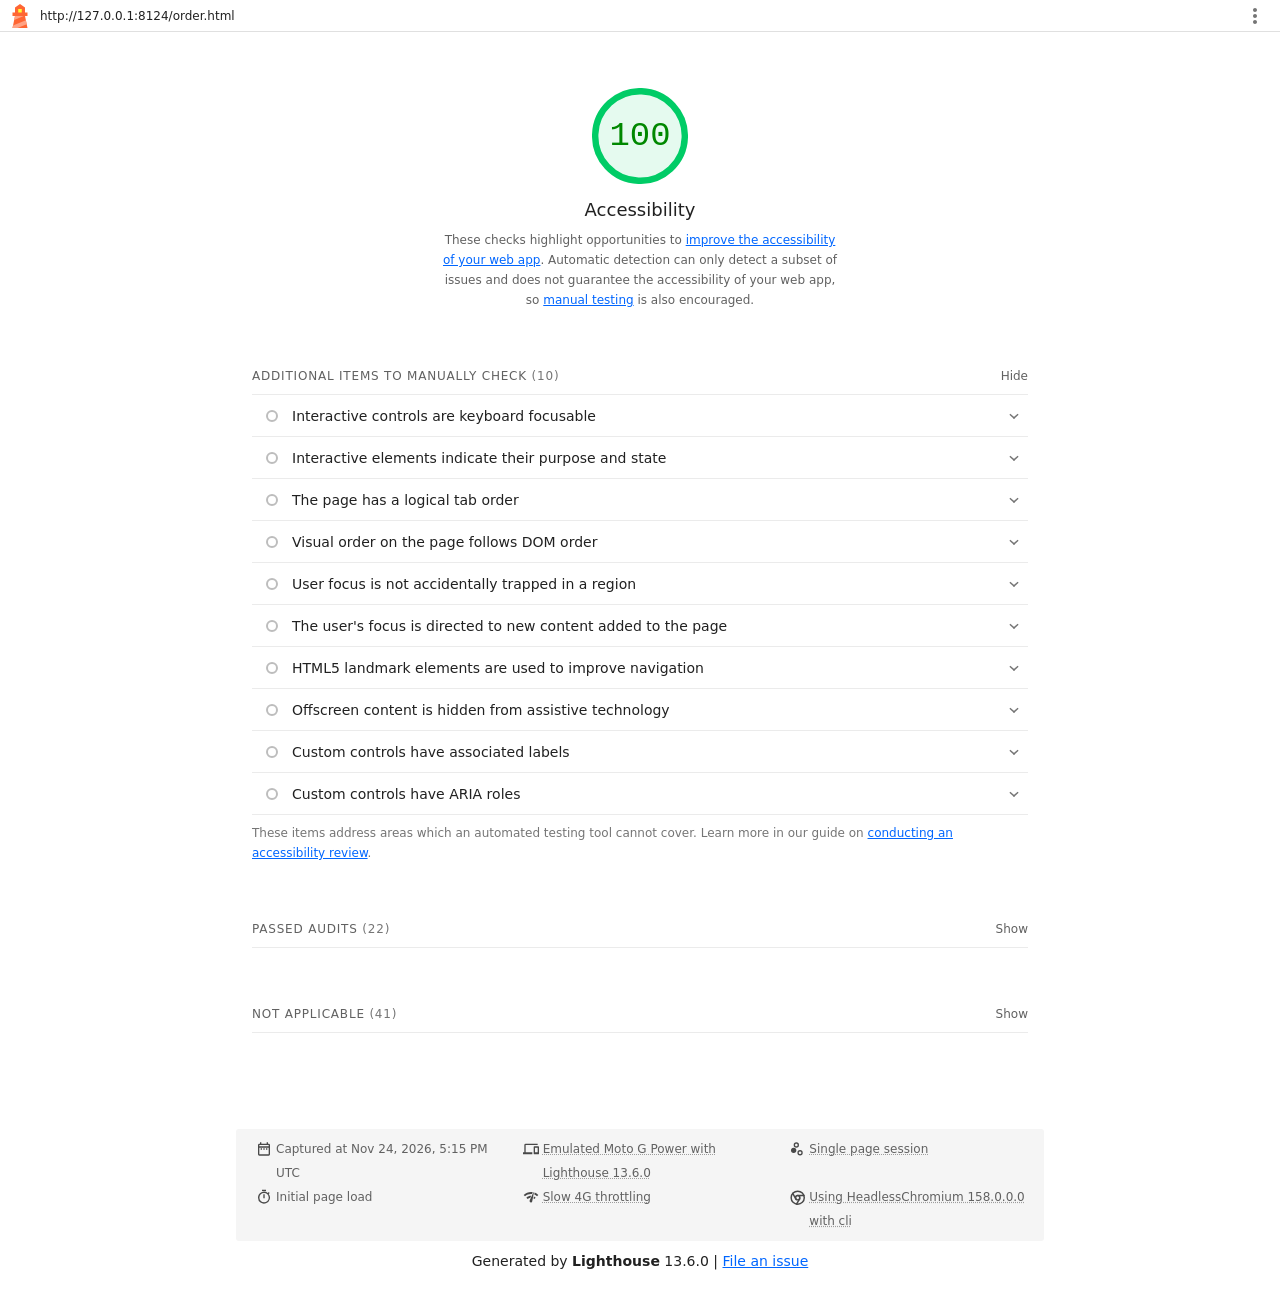
<file: lighthouse/order.report.html>
<!--
@license
Copyright 2018 Google LLC
SPDX-License-Identifier: Apache-2.0
-->
<!doctype html>
<html lang="en">
<head>
  <meta charset="utf-8">
  <meta name="viewport" content="width=device-width, initial-scale=1, minimum-scale=1">
  <link rel="icon" href='data:image/svg+xml;utf8,<svg fill="none" xmlns="http://www.w3.org/2000/svg" viewBox="0 0 48 48"><path d="m14 7 10-7 10 7v10h5v7h-5l5 24H9l5-24H9v-7h5V7Z" fill="%23F63"/><path d="M31.561 24H14l-1.689 8.105L31.561 24ZM18.983 48H9l1.022-4.907L35.723 32.27l1.663 7.98L18.983 48Z" fill="%23FFA385"/><path fill="%23FF3" d="M20.5 10h7v7h-7z"/></svg>'>
  <title>Lighthouse Report</title>
  <style>body {margin: 0}</style>
</head>
<body>
  <noscript>Lighthouse report requires JavaScript. Please enable.</noscript>

  <div id="lh-log"></div>

  <script>window.__LIGHTHOUSE_JSON__ = {"lighthouseVersion":"13.6.0","requestedUrl":"http://127.0.0.1:8124/order.html","mainDocumentUrl":"http://127.0.0.1:8124/order.html","finalDisplayedUrl":"http://127.0.0.1:8124/order.html","finalUrl":"http://127.0.0.1:8124/order.html","fetchTime":"2026-11-24T17:15:08.672Z","gatherMode":"navigation","runWarnings":[],"userAgent":"Mozilla/5.0 (Windows NT 10.0; Win64; x64) AppleWebKit/537.36 (KHTML, like Gecko) HeadlessChrome/158.0.0.0 Safari/537.36","environment":{"networkUserAgent":"Mozilla/5.0 (Linux; Android 11; moto g power (2022)) AppleWebKit/537.36 (KHTML, like Gecko) Chrome/158.0.0.0 Mobile Safari/537.36","hostUserAgent":"Mozilla/5.0 (Windows NT 10.0; Win64; x64) AppleWebKit/537.36 (KHTML, like Gecko) HeadlessChrome/158.0.0.0 Safari/537.36","benchmarkIndex":2415.5,"credits":{"axe-core":"4.14.0"}},"audits":{"accesskeys":{"id":"accesskeys","title":"`[accesskey]` values are unique","description":"Access keys let users quickly focus a part of the page. For proper navigation, each access key must be unique. [Learn more about access keys](https://dequeuniversity.com/rules/axe/4.14/accesskeys).","score":null,"scoreDisplayMode":"notApplicable"},"aria-allowed-attr":{"id":"aria-allowed-attr","title":"`[aria-*]` attributes match their roles","description":"Each ARIA `role` supports a specific subset of `aria-*` attributes. Mismatching these invalidates the `aria-*` attributes. [Learn how to match ARIA attributes to their roles](https://dequeuniversity.com/rules/axe/4.14/aria-allowed-attr).","score":1,"scoreDisplayMode":"binary","details":{"type":"table","headings":[{"key":"node","valueType":"node","subItemsHeading":{"key":"relatedNode","valueType":"node"},"label":"Failing Elements"}],"items":[]}},"aria-allowed-role":{"id":"aria-allowed-role","title":"Uses ARIA roles only on compatible elements","description":"Many HTML elements can only be assigned certain ARIA roles. Using ARIA roles where they are not allowed can interfere with the accessibility of the web page. [Learn more about ARIA roles](https://dequeuniversity.com/rules/axe/4.14/aria-allowed-role).","score":null,"scoreDisplayMode":"notApplicable"},"aria-command-name":{"id":"aria-command-name","title":"`button`, `link`, and `menuitem` elements have accessible names","description":"When an element doesn't have an accessible name, screen readers announce it with a generic name, making it unusable for users who rely on screen readers. [Learn how to make command elements more accessible](https://dequeuniversity.com/rules/axe/4.14/aria-command-name).","score":null,"scoreDisplayMode":"notApplicable"},"aria-conditional-attr":{"id":"aria-conditional-attr","title":"ARIA attributes are used as specified for the element's role","description":"Some ARIA attributes are only allowed on an element under certain conditions. [Learn more about conditional ARIA attributes](https://dequeuniversity.com/rules/axe/4.14/aria-conditional-attr).","score":1,"scoreDisplayMode":"binary","details":{"type":"table","headings":[{"key":"node","valueType":"node","subItemsHeading":{"key":"relatedNode","valueType":"node"},"label":"Failing Elements"}],"items":[]}},"aria-deprecated-role":{"id":"aria-deprecated-role","title":"Deprecated ARIA roles were not used","description":"Deprecated ARIA roles may not be processed correctly by assistive technology. [Learn more about deprecated ARIA roles](https://dequeuniversity.com/rules/axe/4.14/aria-deprecated-role).","score":null,"scoreDisplayMode":"notApplicable"},"aria-dialog-name":{"id":"aria-dialog-name","title":"Elements with `role=\"dialog\"` or `role=\"alertdialog\"` have accessible names.","description":"ARIA dialog elements without accessible names may prevent screen readers users from discerning the purpose of these elements. [Learn how to make ARIA dialog elements more accessible](https://dequeuniversity.com/rules/axe/4.14/aria-dialog-name).","score":null,"scoreDisplayMode":"notApplicable"},"aria-hidden-body":{"id":"aria-hidden-body","title":"`[aria-hidden=\"true\"]` is not present on the document `\u003cbody>`","description":"Assistive technologies, like screen readers, work inconsistently when `aria-hidden=\"true\"` is set on the document `\u003cbody>`. [Learn how `aria-hidden` affects the document body](https://dequeuniversity.com/rules/axe/4.14/aria-hidden-body).","score":1,"scoreDisplayMode":"binary","details":{"type":"table","headings":[{"key":"node","valueType":"node","subItemsHeading":{"key":"relatedNode","valueType":"node"},"label":"Failing Elements"}],"items":[]}},"aria-hidden-focus":{"id":"aria-hidden-focus","title":"`[aria-hidden=\"true\"]` elements do not contain focusable descendents","description":"Focusable descendents within an `[aria-hidden=\"true\"]` element prevent those interactive elements from being available to users of assistive technologies like screen readers. [Learn how `aria-hidden` affects focusable elements](https://dequeuniversity.com/rules/axe/4.14/aria-hidden-focus).","score":null,"scoreDisplayMode":"notApplicable"},"aria-input-field-name":{"id":"aria-input-field-name","title":"ARIA input fields have accessible names","description":"When an input field doesn't have an accessible name, screen readers announce it with a generic name, making it unusable for users who rely on screen readers. [Learn more about input field labels](https://dequeuniversity.com/rules/axe/4.14/aria-input-field-name).","score":null,"scoreDisplayMode":"notApplicable"},"aria-meter-name":{"id":"aria-meter-name","title":"ARIA `meter` elements have accessible names","description":"When a meter element doesn't have an accessible name, screen readers announce it with a generic name, making it unusable for users who rely on screen readers. [Learn how to name `meter` elements](https://dequeuniversity.com/rules/axe/4.14/aria-meter-name).","score":null,"scoreDisplayMode":"notApplicable"},"aria-progressbar-name":{"id":"aria-progressbar-name","title":"ARIA `progressbar` elements have accessible names","description":"When a `progressbar` element doesn't have an accessible name, screen readers announce it with a generic name, making it unusable for users who rely on screen readers. [Learn how to label `progressbar` elements](https://dequeuniversity.com/rules/axe/4.14/aria-progressbar-name).","score":null,"scoreDisplayMode":"notApplicable"},"aria-prohibited-attr":{"id":"aria-prohibited-attr","title":"Elements use only permitted ARIA attributes","description":"Using ARIA attributes in roles where they are prohibited can mean that important information is not communicated to users of assistive technologies. [Learn more about prohibited ARIA roles](https://dequeuniversity.com/rules/axe/4.14/aria-prohibited-attr).","score":1,"scoreDisplayMode":"binary","details":{"type":"table","headings":[{"key":"node","valueType":"node","subItemsHeading":{"key":"relatedNode","valueType":"node"},"label":"Failing Elements"}],"items":[]}},"aria-required-attr":{"id":"aria-required-attr","title":"`[role]`s have all required `[aria-*]` attributes","description":"Some ARIA roles have required attributes that describe the state of the element to screen readers. [Learn more about roles and required attributes](https://dequeuniversity.com/rules/axe/4.14/aria-required-attr).","score":null,"scoreDisplayMode":"notApplicable"},"aria-required-children":{"id":"aria-required-children","title":"Elements with an ARIA `[role]` that require children to contain a specific `[role]` have all required children.","description":"Some ARIA parent roles must contain specific child roles to perform their intended accessibility functions. [Learn more about roles and required children elements](https://dequeuniversity.com/rules/axe/4.14/aria-required-children).","score":null,"scoreDisplayMode":"notApplicable"},"aria-required-parent":{"id":"aria-required-parent","title":"`[role]`s are contained by their required parent element","description":"Some ARIA child roles must be contained by specific parent roles to properly perform their intended accessibility functions. [Learn more about ARIA roles and required parent element](https://dequeuniversity.com/rules/axe/4.14/aria-required-parent).","score":null,"scoreDisplayMode":"notApplicable"},"aria-roles":{"id":"aria-roles","title":"`[role]` values are valid","description":"ARIA roles must have valid values in order to perform their intended accessibility functions. [Learn more about valid ARIA roles](https://dequeuniversity.com/rules/axe/4.14/aria-roles).","score":null,"scoreDisplayMode":"notApplicable"},"aria-text":{"id":"aria-text","title":"Elements with the `role=text` attribute do not have focusable descendents.","description":"Adding `role=text` around a text node split by markup enables VoiceOver to treat it as one phrase, but the element's focusable descendents will not be announced. [Learn more about the `role=text` attribute](https://dequeuniversity.com/rules/axe/4.14/aria-text).","score":null,"scoreDisplayMode":"notApplicable"},"aria-toggle-field-name":{"id":"aria-toggle-field-name","title":"ARIA toggle fields have accessible names","description":"When a toggle field doesn't have an accessible name, screen readers announce it with a generic name, making it unusable for users who rely on screen readers. [Learn more about toggle fields](https://dequeuniversity.com/rules/axe/4.14/aria-toggle-field-name).","score":null,"scoreDisplayMode":"notApplicable"},"aria-tooltip-name":{"id":"aria-tooltip-name","title":"ARIA `tooltip` elements have accessible names","description":"When a tooltip element doesn't have an accessible name, screen readers announce it with a generic name, making it unusable for users who rely on screen readers. [Learn how to name `tooltip` elements](https://dequeuniversity.com/rules/axe/4.14/aria-tooltip-name).","score":null,"scoreDisplayMode":"notApplicable"},"aria-treeitem-name":{"id":"aria-treeitem-name","title":"ARIA `treeitem` elements have accessible names","description":"When a `treeitem` element doesn't have an accessible name, screen readers announce it with a generic name, making it unusable for users who rely on screen readers. [Learn more about labeling `treeitem` elements](https://dequeuniversity.com/rules/axe/4.14/aria-treeitem-name).","score":null,"scoreDisplayMode":"notApplicable"},"aria-valid-attr-value":{"id":"aria-valid-attr-value","title":"`[aria-*]` attributes have valid values","description":"Assistive technologies, like screen readers, can't interpret ARIA attributes with invalid values. [Learn more about valid values for ARIA attributes](https://dequeuniversity.com/rules/axe/4.14/aria-valid-attr-value).","score":1,"scoreDisplayMode":"binary","details":{"type":"table","headings":[{"key":"node","valueType":"node","subItemsHeading":{"key":"relatedNode","valueType":"node"},"label":"Failing Elements"}],"items":[]}},"aria-valid-attr":{"id":"aria-valid-attr","title":"`[aria-*]` attributes are valid and not misspelled","description":"Assistive technologies, like screen readers, can't interpret ARIA attributes with invalid names. [Learn more about valid ARIA attributes](https://dequeuniversity.com/rules/axe/4.14/aria-valid-attr).","score":1,"scoreDisplayMode":"binary","details":{"type":"table","headings":[{"key":"node","valueType":"node","subItemsHeading":{"key":"relatedNode","valueType":"node"},"label":"Failing Elements"}],"items":[]}},"button-name":{"id":"button-name","title":"Buttons have an accessible name","description":"When a button doesn't have an accessible name, screen readers announce it as \"button\", making it unusable for users who rely on screen readers. [Learn how to make buttons more accessible](https://dequeuniversity.com/rules/axe/4.14/button-name).","score":1,"scoreDisplayMode":"binary","details":{"type":"table","headings":[{"key":"node","valueType":"node","subItemsHeading":{"key":"relatedNode","valueType":"node"},"label":"Failing Elements"}],"items":[]}},"bypass":{"id":"bypass","title":"The page contains a heading, skip link, or landmark region","description":"Adding ways to bypass repetitive content lets keyboard users navigate the page more efficiently. [Learn more about bypass blocks](https://dequeuniversity.com/rules/axe/4.14/bypass).","score":null,"scoreDisplayMode":"notApplicable"},"color-contrast":{"id":"color-contrast","title":"Background and foreground colors have a sufficient contrast ratio","description":"Low-contrast text is difficult or impossible for many users to read. [Learn how to provide sufficient color contrast](https://dequeuniversity.com/rules/axe/4.14/color-contrast).","score":1,"scoreDisplayMode":"binary","details":{"type":"table","headings":[{"key":"node","valueType":"node","subItemsHeading":{"key":"relatedNode","valueType":"node"},"label":"Failing Elements"}],"items":[]}},"definition-list":{"id":"definition-list","title":"`\u003cdl>`'s contain only properly-ordered `\u003cdt>` and `\u003cdd>` groups, `\u003cscript>`, `\u003ctemplate>` or `\u003cdiv>` elements.","description":"When definition lists are not properly marked up, screen readers may produce confusing or inaccurate output. [Learn how to structure definition lists correctly](https://dequeuniversity.com/rules/axe/4.14/definition-list).","score":null,"scoreDisplayMode":"notApplicable"},"dlitem":{"id":"dlitem","title":"Definition list items are wrapped in `\u003cdl>` elements","description":"Definition list items (`\u003cdt>` and `\u003cdd>`) must be wrapped in a parent `\u003cdl>` element to ensure that screen readers can properly announce them. [Learn how to structure definition lists correctly](https://dequeuniversity.com/rules/axe/4.14/dlitem).","score":null,"scoreDisplayMode":"notApplicable"},"document-title":{"id":"document-title","title":"Document has a `\u003ctitle>` element","description":"The title gives screen reader users an overview of the page, and search engine users rely on it heavily to determine if a page is relevant to their search. [Learn more about document titles](https://dequeuniversity.com/rules/axe/4.14/document-title).","score":1,"scoreDisplayMode":"binary","details":{"type":"table","headings":[{"key":"node","valueType":"node","subItemsHeading":{"key":"relatedNode","valueType":"node"},"label":"Failing Elements"}],"items":[]}},"duplicate-id-aria":{"id":"duplicate-id-aria","title":"ARIA IDs are unique","description":"The value of an ARIA ID must be unique to prevent other instances from being overlooked by assistive technologies. [Learn how to fix duplicate ARIA IDs](https://dequeuniversity.com/rules/axe/4.14/duplicate-id-aria).","score":null,"scoreDisplayMode":"notApplicable"},"empty-heading":{"id":"empty-heading","title":"All heading elements contain content.","description":"A heading with no content or inaccessible text prevent screen reader users from accessing information on the page's structure. [Learn more about headings](https://dequeuniversity.com/rules/axe/4.14/empty-heading).","score":null,"scoreDisplayMode":"notApplicable"},"form-field-multiple-labels":{"id":"form-field-multiple-labels","title":"No form fields have multiple labels","description":"Form fields with multiple labels can be confusingly announced by assistive technologies like screen readers which use either the first, the last, or all of the labels. [Learn how to use form labels](https://dequeuniversity.com/rules/axe/4.14/form-field-multiple-labels).","score":null,"scoreDisplayMode":"notApplicable"},"frame-title":{"id":"frame-title","title":"`\u003cframe>` or `\u003ciframe>` elements have a title","description":"Screen reader users rely on frame titles to describe the contents of frames. [Learn more about frame titles](https://dequeuniversity.com/rules/axe/4.14/frame-title).","score":null,"scoreDisplayMode":"notApplicable"},"heading-order":{"id":"heading-order","title":"Heading elements appear in a sequentially-descending order","description":"Properly ordered headings that do not skip levels convey the semantic structure of the page, making it easier to navigate and understand when using assistive technologies. [Learn more about heading order](https://dequeuniversity.com/rules/axe/4.14/heading-order).","score":1,"scoreDisplayMode":"binary","details":{"type":"table","headings":[{"key":"node","valueType":"node","subItemsHeading":{"key":"relatedNode","valueType":"node"},"label":"Failing Elements"}],"items":[]}},"html-has-lang":{"id":"html-has-lang","title":"`\u003chtml>` element has a `[lang]` attribute","description":"If a page doesn't specify a `lang` attribute, a screen reader assumes that the page is in the default language that the user chose when setting up the screen reader. If the page isn't actually in the default language, then the screen reader might not announce the page's text correctly. [Learn more about the `lang` attribute](https://dequeuniversity.com/rules/axe/4.14/html-has-lang).","score":1,"scoreDisplayMode":"binary","details":{"type":"table","headings":[{"key":"node","valueType":"node","subItemsHeading":{"key":"relatedNode","valueType":"node"},"label":"Failing Elements"}],"items":[]}},"html-lang-valid":{"id":"html-lang-valid","title":"`\u003chtml>` element has a valid value for its `[lang]` attribute","description":"Specifying a valid [BCP 47 language](https://www.w3.org/International/questions/qa-choosing-language-tags#question) helps screen readers announce text properly. [Learn how to use the `lang` attribute](https://dequeuniversity.com/rules/axe/4.14/html-lang-valid).","score":1,"scoreDisplayMode":"binary","details":{"type":"table","headings":[{"key":"node","valueType":"node","subItemsHeading":{"key":"relatedNode","valueType":"node"},"label":"Failing Elements"}],"items":[]}},"html-xml-lang-mismatch":{"id":"html-xml-lang-mismatch","title":"`\u003chtml>` element has an `[xml:lang]` attribute with the same base language as the `[lang]` attribute.","description":"If the webpage does not specify a consistent language, then the screen reader might not announce the page's text correctly. [Learn more about the `lang` attribute](https://dequeuniversity.com/rules/axe/4.14/html-xml-lang-mismatch).","score":null,"scoreDisplayMode":"notApplicable"},"identical-links-same-purpose":{"id":"identical-links-same-purpose","title":"Identical links have the same purpose.","description":"Links with the same destination should have the same description, to help users understand the link's purpose and decide whether to follow it. [Learn more about identical links](https://dequeuniversity.com/rules/axe/4.14/identical-links-same-purpose).","score":null,"scoreDisplayMode":"notApplicable"},"image-alt":{"id":"image-alt","title":"Image elements have `[alt]` attributes","description":"Informative elements should aim for short, descriptive alternate text. Decorative elements can be ignored with an empty alt attribute. [Learn more about the `alt` attribute](https://dequeuniversity.com/rules/axe/4.14/image-alt).","score":null,"scoreDisplayMode":"notApplicable"},"image-redundant-alt":{"id":"image-redundant-alt","title":"Image elements do not have `[alt]` attributes that are redundant text.","description":"Informative elements should aim for short, descriptive alternative text. Alternative text that is exactly the same as the text adjacent to the link or image is potentially confusing for screen reader users, because the text will be read twice. [Learn more about the `alt` attribute](https://dequeuniversity.com/rules/axe/4.14/image-redundant-alt).","score":null,"scoreDisplayMode":"notApplicable"},"input-button-name":{"id":"input-button-name","title":"Input buttons have discernible text.","description":"Adding discernable and accessible text to input buttons may help screen reader users understand the purpose of the input button. [Learn more about input buttons](https://dequeuniversity.com/rules/axe/4.14/input-button-name).","score":null,"scoreDisplayMode":"notApplicable"},"input-image-alt":{"id":"input-image-alt","title":"`\u003cinput type=\"image\">` elements have `[alt]` text","description":"When an image is being used as an `\u003cinput>` button, providing alternative text can help screen reader users understand the purpose of the button. [Learn about input image alt text](https://dequeuniversity.com/rules/axe/4.14/input-image-alt).","score":null,"scoreDisplayMode":"notApplicable"},"label-content-name-mismatch":{"id":"label-content-name-mismatch","title":"Elements with visible text labels have matching accessible names.","description":"Visible text labels that do not match the accessible name can result in a confusing experience for screen reader users. [Learn more about accessible names](https://dequeuniversity.com/rules/axe/4.14/label-content-name-mismatch).","score":1,"scoreDisplayMode":"binary","details":{"type":"table","headings":[{"key":"node","valueType":"node","subItemsHeading":{"key":"relatedNode","valueType":"node"},"label":"Failing Elements"}],"items":[]}},"label":{"id":"label","title":"Form elements have associated labels","description":"Labels ensure that form controls are announced properly by assistive technologies, like screen readers. [Learn more about form element labels](https://dequeuniversity.com/rules/axe/4.14/label).","score":1,"scoreDisplayMode":"binary","details":{"type":"table","headings":[{"key":"node","valueType":"node","subItemsHeading":{"key":"relatedNode","valueType":"node"},"label":"Failing Elements"}],"items":[]}},"landmark-one-main":{"id":"landmark-one-main","title":"Document has a main landmark.","description":"One main landmark helps screen reader users navigate a web page. [Learn more about landmarks](https://dequeuniversity.com/rules/axe/4.14/landmark-one-main).","score":1,"scoreDisplayMode":"binary","details":{"type":"table","headings":[{"key":"node","valueType":"node","subItemsHeading":{"key":"relatedNode","valueType":"node"},"label":"Failing Elements"}],"items":[]}},"link-name":{"id":"link-name","title":"Links have a discernible name","description":"Link text (and alternate text for images, when used as links) that is discernible, unique, and focusable improves the navigation experience for screen reader users. [Learn how to make links accessible](https://dequeuniversity.com/rules/axe/4.14/link-name).","score":1,"scoreDisplayMode":"binary","details":{"type":"table","headings":[{"key":"node","valueType":"node","subItemsHeading":{"key":"relatedNode","valueType":"node"},"label":"Failing Elements"}],"items":[]}},"link-in-text-block":{"id":"link-in-text-block","title":"Links are distinguishable without relying on color.","description":"Low-contrast text is difficult or impossible for many users to read. Link text that is discernible improves the experience for users with low vision. [Learn how to make links distinguishable](https://dequeuniversity.com/rules/axe/4.14/link-in-text-block).","score":null,"scoreDisplayMode":"notApplicable"},"list":{"id":"list","title":"Lists contain only `\u003cli>` elements and script supporting elements (`\u003cscript>` and `\u003ctemplate>`).","description":"Screen readers have a specific way of announcing lists. Ensuring proper list structure aids screen reader output. [Learn more about proper list structure](https://dequeuniversity.com/rules/axe/4.14/list).","score":1,"scoreDisplayMode":"binary","details":{"type":"table","headings":[{"key":"node","valueType":"node","subItemsHeading":{"key":"relatedNode","valueType":"node"},"label":"Failing Elements"}],"items":[]}},"listitem":{"id":"listitem","title":"List items (`\u003cli>`) are contained within `\u003cul>`, `\u003col>` or `\u003cmenu>` parent elements","description":"Screen readers require list items (`\u003cli>`) to be contained within a parent `\u003cul>`, `\u003col>` or `\u003cmenu>` to be announced properly. [Learn more about proper list structure](https://dequeuniversity.com/rules/axe/4.14/listitem).","score":1,"scoreDisplayMode":"binary","details":{"type":"table","headings":[{"key":"node","valueType":"node","subItemsHeading":{"key":"relatedNode","valueType":"node"},"label":"Failing Elements"}],"items":[]}},"meta-refresh":{"id":"meta-refresh","title":"The document does not use `\u003cmeta http-equiv=\"refresh\">`","description":"Users do not expect a page to refresh automatically, and doing so will move focus back to the top of the page. This may create a frustrating or confusing experience. [Learn more about the refresh meta tag](https://dequeuniversity.com/rules/axe/4.14/meta-refresh).","score":null,"scoreDisplayMode":"notApplicable"},"meta-viewport":{"id":"meta-viewport","title":"`[user-scalable=\"no\"]` is not used in the `\u003cmeta name=\"viewport\">` element and the `[maximum-scale]` attribute is not less than 5.","description":"Disabling zooming is problematic for users with low vision who rely on screen magnification to properly see the contents of a web page. [Learn more about the viewport meta tag](https://dequeuniversity.com/rules/axe/4.14/meta-viewport).","score":1,"scoreDisplayMode":"binary","details":{"type":"table","headings":[{"key":"node","valueType":"node","subItemsHeading":{"key":"relatedNode","valueType":"node"},"label":"Failing Elements"}],"items":[]}},"object-alt":{"id":"object-alt","title":"`\u003cobject>` elements have alternate text","description":"Screen readers cannot translate non-text content. Adding alternate text to `\u003cobject>` elements helps screen readers convey meaning to users. [Learn more about alt text for `object` elements](https://dequeuniversity.com/rules/axe/4.14/object-alt).","score":null,"scoreDisplayMode":"notApplicable"},"select-name":{"id":"select-name","title":"Select elements have associated label elements.","description":"Form elements without effective labels can create frustrating experiences for screen reader users. [Learn more about the `select` element](https://dequeuniversity.com/rules/axe/4.14/select-name).","score":1,"scoreDisplayMode":"binary","details":{"type":"table","headings":[{"key":"node","valueType":"node","subItemsHeading":{"key":"relatedNode","valueType":"node"},"label":"Failing Elements"}],"items":[]}},"skip-link":{"id":"skip-link","title":"Skip links are focusable.","description":"Including a skip link can help users skip to the main content to save time. [Learn more about skip links](https://dequeuniversity.com/rules/axe/4.14/skip-link).","score":1,"scoreDisplayMode":"binary","details":{"type":"table","headings":[{"key":"node","valueType":"node","subItemsHeading":{"key":"relatedNode","valueType":"node"},"label":"Failing Elements"}],"items":[]}},"tabindex":{"id":"tabindex","title":"No element has a `[tabindex]` value greater than 0","description":"A value greater than 0 implies an explicit navigation ordering. Although technically valid, this often creates frustrating experiences for users who rely on assistive technologies. [Learn more about the `tabindex` attribute](https://dequeuniversity.com/rules/axe/4.14/tabindex).","score":null,"scoreDisplayMode":"notApplicable"},"table-duplicate-name":{"id":"table-duplicate-name","title":"Tables have different content in the summary attribute and `\u003ccaption>`.","description":"The summary attribute should describe the table structure, while `\u003ccaption>` should have the onscreen title. Accurate table mark-up helps users of screen readers. [Learn more about summary and caption](https://dequeuniversity.com/rules/axe/4.14/table-duplicate-name).","score":null,"scoreDisplayMode":"notApplicable"},"table-fake-caption":{"id":"table-fake-caption","title":"Tables use `\u003ccaption>` instead of cells with the `[colspan]` attribute to indicate a caption.","description":"Screen readers have features to make navigating tables easier. Ensuring that tables use the actual caption element instead of cells with the `[colspan]` attribute may improve the experience for screen reader users. [Learn more about captions](https://dequeuniversity.com/rules/axe/4.14/table-fake-caption).","score":null,"scoreDisplayMode":"notApplicable"},"target-size":{"id":"target-size","title":"Touch targets have sufficient size and spacing.","description":"Touch targets with sufficient size and spacing help users who may have difficulty targeting small controls to activate the targets. [Learn more about touch targets](https://dequeuniversity.com/rules/axe/4.14/target-size).","score":1,"scoreDisplayMode":"binary","details":{"type":"table","headings":[{"key":"node","valueType":"node","subItemsHeading":{"key":"relatedNode","valueType":"node"},"label":"Failing Elements"}],"items":[]}},"td-has-header":{"id":"td-has-header","title":"`\u003ctd>` elements in a large `\u003ctable>` have one or more table headers.","description":"Screen readers have features to make navigating tables easier. Ensuring that `\u003ctd>` elements in a large table (3 or more cells in width and height) have an associated table header may improve the experience for screen reader users. [Learn more about table headers](https://dequeuniversity.com/rules/axe/4.14/td-has-header).","score":null,"scoreDisplayMode":"notApplicable"},"td-headers-attr":{"id":"td-headers-attr","title":"Cells in a `\u003ctable>` element that use the `[headers]` attribute refer to table cells within the same table.","description":"Screen readers have features to make navigating tables easier. Ensuring `\u003ctd>` cells using the `[headers]` attribute only refer to other cells in the same table may improve the experience for screen reader users. [Learn more about the `headers` attribute](https://dequeuniversity.com/rules/axe/4.14/td-headers-attr).","score":null,"scoreDisplayMode":"notApplicable"},"th-has-data-cells":{"id":"th-has-data-cells","title":"`\u003cth>` elements and elements with `[role=\"columnheader\"/\"rowheader\"]` have data cells they describe.","description":"Screen readers have features to make navigating tables easier. Ensuring table headers always refer to some set of cells may improve the experience for screen reader users. [Learn more about table headers](https://dequeuniversity.com/rules/axe/4.14/th-has-data-cells).","score":null,"scoreDisplayMode":"notApplicable"},"valid-lang":{"id":"valid-lang","title":"`[lang]` attributes have a valid value","description":"Specifying a valid [BCP 47 language](https://www.w3.org/International/questions/qa-choosing-language-tags#question) on elements helps ensure that text is pronounced correctly by a screen reader. [Learn how to use the `lang` attribute](https://dequeuniversity.com/rules/axe/4.14/valid-lang).","score":null,"scoreDisplayMode":"notApplicable"},"video-caption":{"id":"video-caption","title":"`\u003cvideo>` elements contain a `\u003ctrack>` element with `[kind=\"captions\"]`","description":"When a video provides a caption it is easier for deaf and hearing impaired users to access its information. [Learn more about video captions](https://dequeuniversity.com/rules/axe/4.14/video-caption).","score":null,"scoreDisplayMode":"notApplicable"},"custom-controls-labels":{"id":"custom-controls-labels","title":"Custom controls have associated labels","description":"Custom interactive controls have associated labels, provided by aria-label or aria-labelledby. [Learn more about custom controls and labels](https://developer.chrome.com/docs/lighthouse/accessibility/custom-controls-labels/).","score":null,"scoreDisplayMode":"manual"},"custom-controls-roles":{"id":"custom-controls-roles","title":"Custom controls have ARIA roles","description":"Custom interactive controls have appropriate ARIA roles. [Learn how to add roles to custom controls](https://developer.chrome.com/docs/lighthouse/accessibility/custom-control-roles/).","score":null,"scoreDisplayMode":"manual"},"focus-traps":{"id":"focus-traps","title":"User focus is not accidentally trapped in a region","description":"A user can tab into and out of any control or region without accidentally trapping their focus. [Learn how to avoid focus traps](https://developer.chrome.com/docs/lighthouse/accessibility/focus-traps/).","score":null,"scoreDisplayMode":"manual"},"focusable-controls":{"id":"focusable-controls","title":"Interactive controls are keyboard focusable","description":"Custom interactive controls are keyboard focusable and display a focus indicator. [Learn how to make custom controls focusable](https://developer.chrome.com/docs/lighthouse/accessibility/focusable-controls/).","score":null,"scoreDisplayMode":"manual"},"interactive-element-affordance":{"id":"interactive-element-affordance","title":"Interactive elements indicate their purpose and state","description":"Interactive elements, such as links and buttons, should indicate their state and be distinguishable from non-interactive elements. [Learn how to decorate interactive elements with affordance hints](https://developer.chrome.com/docs/lighthouse/accessibility/interactive-element-affordance/).","score":null,"scoreDisplayMode":"manual"},"logical-tab-order":{"id":"logical-tab-order","title":"The page has a logical tab order","description":"Tabbing through the page follows the visual layout. Users cannot focus elements that are offscreen. [Learn more about logical tab ordering](https://developer.chrome.com/docs/lighthouse/accessibility/logical-tab-order/).","score":null,"scoreDisplayMode":"manual"},"managed-focus":{"id":"managed-focus","title":"The user's focus is directed to new content added to the page","description":"If new content, such as a dialog, is added to the page, the user's focus is directed to it. [Learn how to direct focus to new content](https://developer.chrome.com/docs/lighthouse/accessibility/managed-focus/).","score":null,"scoreDisplayMode":"manual"},"offscreen-content-hidden":{"id":"offscreen-content-hidden","title":"Offscreen content is hidden from assistive technology","description":"Offscreen content is hidden with display: none or aria-hidden=true. [Learn how to properly hide offscreen content](https://developer.chrome.com/docs/lighthouse/accessibility/offscreen-content-hidden/).","score":null,"scoreDisplayMode":"manual"},"use-landmarks":{"id":"use-landmarks","title":"HTML5 landmark elements are used to improve navigation","description":"Landmark elements (`\u003cmain>`, `\u003cnav>`, etc.) are used to improve the keyboard navigation of the page for assistive technology. [Learn more about landmark elements](https://developer.chrome.com/docs/lighthouse/accessibility/use-landmarks/).","score":null,"scoreDisplayMode":"manual"},"visual-order-follows-dom":{"id":"visual-order-follows-dom","title":"Visual order on the page follows DOM order","description":"DOM order matches the visual order, improving navigation for assistive technology. [Learn more about DOM and visual ordering](https://developer.chrome.com/docs/lighthouse/accessibility/visual-order-follows-dom/).","score":null,"scoreDisplayMode":"manual"},"autocomplete-valid":{"id":"autocomplete-valid","title":"`autocomplete` attributes are used correctly","description":"The `autocomplete` attribute values must be valid and correctly applied for screen readers to function correctly. [Learn more about valid autocomplete values](https://dequeuniversity.com/rules/axe/4.14/autocomplete-valid).","score":1,"scoreDisplayMode":"binary","details":{"type":"table","headings":[{"key":"node","valueType":"node","subItemsHeading":{"key":"relatedNode","valueType":"node"},"label":"Failing Elements"}],"items":[]}},"presentation-role-conflict":{"id":"presentation-role-conflict","title":"Elements with `role=\"none\"` or `role=\"presentation\"` do not have conflicts","description":"There are certain cases where the semantic role of an element with `role=\"none\"` or `role=\"presentation\"` does not resolve to none or presentation. To ensure the element remains removed from the accessibility tree, you should not add any global ARIA attributes to the element or make it focusable. [Learn more about presentation role conflict](https://dequeuniversity.com/rules/axe/4.14/presentation-role-conflict).","score":null,"scoreDisplayMode":"notApplicable"},"svg-img-alt":{"id":"svg-img-alt","title":"SVG elements with an `img` role have an accessible text alternative","description":"Ensures SVG elements with an `img`, `graphics-document` or `graphics-symbol` role have an accessible text alternative. [Learn more about SVG alt text](https://dequeuniversity.com/rules/axe/4.14/svg-img-alt).","score":null,"scoreDisplayMode":"notApplicable"}},"configSettings":{"output":["html"],"maxWaitForFcp":30000,"maxWaitForLoad":45000,"pauseAfterFcpMs":1000,"pauseAfterLoadMs":1000,"networkQuietThresholdMs":1000,"cpuQuietThresholdMs":1000,"formFactor":"mobile","throttling":{"rttMs":150,"throughputKbps":1638.4,"requestLatencyMs":562.5,"downloadThroughputKbps":1474.5600000000002,"uploadThroughputKbps":675,"cpuSlowdownMultiplier":4},"throttlingMethod":"simulate","screenEmulation":{"mobile":true,"width":412,"height":823,"deviceScaleFactor":1.75,"disabled":false},"emulatedUserAgent":"Mozilla/5.0 (Linux; Android 11; moto g power (2022)) AppleWebKit/537.36 (KHTML, like Gecko) Chrome/136.0.0.0 Mobile Safari/537.36","auditMode":false,"gatherMode":false,"clearStorageTypes":["file_systems","shader_cache","service_workers","cache_storage"],"disableStorageReset":false,"debugNavigation":false,"channel":"cli","usePassiveGathering":false,"disableFullPageScreenshot":false,"skipAboutBlank":false,"blankPage":"about:blank","ignoreStatusCode":false,"locale":"en-US","blockedUrlPatterns":null,"additionalTraceCategories":null,"extraHeaders":null,"precomputedLanternData":null,"onlyAudits":null,"onlyCategories":["accessibility"],"skipAudits":null},"categories":{"accessibility":{"title":"Accessibility","description":"These checks highlight opportunities to [improve the accessibility of your web app](https://developer.chrome.com/docs/lighthouse/accessibility/). Automatic detection can only detect a subset of issues and does not guarantee the accessibility of your web app, so [manual testing](https://web.dev/articles/how-to-review) is also encouraged.","manualDescription":"These items address areas which an automated testing tool cannot cover. Learn more in our guide on [conducting an accessibility review](https://web.dev/articles/how-to-review).","supportedModes":["navigation","snapshot"],"auditRefs":[{"id":"accesskeys","weight":0,"group":"a11y-navigation"},{"id":"aria-allowed-attr","weight":10,"group":"a11y-aria"},{"id":"aria-command-name","weight":0,"group":"a11y-aria"},{"id":"aria-conditional-attr","weight":7,"group":"a11y-aria"},{"id":"aria-deprecated-role","weight":0,"group":"a11y-aria"},{"id":"aria-dialog-name","weight":0,"group":"a11y-aria"},{"id":"aria-hidden-body","weight":10,"group":"a11y-aria"},{"id":"aria-hidden-focus","weight":0,"group":"a11y-aria"},{"id":"aria-input-field-name","weight":0,"group":"a11y-aria"},{"id":"aria-meter-name","weight":0,"group":"a11y-aria"},{"id":"aria-progressbar-name","weight":0,"group":"a11y-aria"},{"id":"aria-prohibited-attr","weight":7,"group":"a11y-aria"},{"id":"aria-required-attr","weight":0,"group":"a11y-aria"},{"id":"aria-required-children","weight":0,"group":"a11y-aria"},{"id":"aria-required-parent","weight":0,"group":"a11y-aria"},{"id":"aria-roles","weight":0,"group":"a11y-aria"},{"id":"aria-text","weight":0,"group":"a11y-aria"},{"id":"aria-toggle-field-name","weight":0,"group":"a11y-aria"},{"id":"aria-tooltip-name","weight":0,"group":"a11y-aria"},{"id":"aria-treeitem-name","weight":0,"group":"a11y-aria"},{"id":"aria-valid-attr-value","weight":10,"group":"a11y-aria"},{"id":"aria-valid-attr","weight":10,"group":"a11y-aria"},{"id":"button-name","weight":10,"group":"a11y-names-labels"},{"id":"bypass","weight":0,"group":"a11y-navigation"},{"id":"color-contrast","weight":7,"group":"a11y-color-contrast"},{"id":"definition-list","weight":0,"group":"a11y-tables-lists"},{"id":"dlitem","weight":0,"group":"a11y-tables-lists"},{"id":"document-title","weight":7,"group":"a11y-names-labels"},{"id":"duplicate-id-aria","weight":0,"group":"a11y-aria"},{"id":"form-field-multiple-labels","weight":0,"group":"a11y-names-labels"},{"id":"frame-title","weight":0,"group":"a11y-names-labels"},{"id":"heading-order","weight":3,"group":"a11y-navigation"},{"id":"html-has-lang","weight":7,"group":"a11y-language"},{"id":"html-lang-valid","weight":7,"group":"a11y-language"},{"id":"html-xml-lang-mismatch","weight":0,"group":"a11y-language"},{"id":"image-alt","weight":0,"group":"a11y-names-labels"},{"id":"input-button-name","weight":0,"group":"a11y-names-labels"},{"id":"input-image-alt","weight":0,"group":"a11y-names-labels"},{"id":"label","weight":10,"group":"a11y-names-labels"},{"id":"link-in-text-block","weight":0,"group":"a11y-color-contrast"},{"id":"link-name","weight":7,"group":"a11y-names-labels"},{"id":"list","weight":7,"group":"a11y-tables-lists"},{"id":"listitem","weight":7,"group":"a11y-tables-lists"},{"id":"meta-refresh","weight":0,"group":"a11y-best-practices"},{"id":"meta-viewport","weight":10,"group":"a11y-best-practices"},{"id":"object-alt","weight":0,"group":"a11y-names-labels"},{"id":"select-name","weight":10,"group":"a11y-names-labels"},{"id":"skip-link","weight":3,"group":"a11y-names-labels"},{"id":"tabindex","weight":0,"group":"a11y-navigation"},{"id":"target-size","weight":7,"group":"a11y-best-practices"},{"id":"td-headers-attr","weight":0,"group":"a11y-tables-lists"},{"id":"th-has-data-cells","weight":0,"group":"a11y-tables-lists"},{"id":"valid-lang","weight":0,"group":"a11y-language"},{"id":"video-caption","weight":0,"group":"a11y-audio-video"},{"id":"landmark-one-main","weight":3,"group":"a11y-best-practices"},{"id":"autocomplete-valid","weight":1,"group":"a11y-best-practices"},{"id":"presentation-role-conflict","weight":0,"group":"a11y-best-practices"},{"id":"svg-img-alt","weight":0,"group":"a11y-best-practices"},{"id":"focusable-controls","weight":0},{"id":"interactive-element-affordance","weight":0},{"id":"logical-tab-order","weight":0},{"id":"visual-order-follows-dom","weight":0},{"id":"focus-traps","weight":0},{"id":"managed-focus","weight":0},{"id":"use-landmarks","weight":0},{"id":"offscreen-content-hidden","weight":0},{"id":"custom-controls-labels","weight":0},{"id":"custom-controls-roles","weight":0},{"id":"table-duplicate-name","weight":0,"group":"a11y-best-practices"},{"id":"empty-heading","weight":0,"group":"a11y-best-practices"},{"id":"aria-allowed-role","weight":0,"group":"a11y-best-practices"},{"id":"image-redundant-alt","weight":0,"group":"a11y-names-labels"},{"id":"identical-links-same-purpose","weight":0,"group":"a11y-best-practices"},{"id":"label-content-name-mismatch","weight":0,"group":"hidden"},{"id":"table-fake-caption","weight":0,"group":"hidden"},{"id":"td-has-header","weight":0,"group":"hidden"}],"id":"accessibility","score":1}},"categoryGroups":{"metrics":{"title":"Metrics"},"insights":{"title":"Insights","description":"These insights are also available in the Chrome DevTools Performance Panel - [record a trace](https://developer.chrome.com/docs/devtools/performance/reference) to view more detailed information."},"diagnostics":{"title":"Diagnostics","description":"More information about the performance of your application. These numbers don't [directly affect](https://developer.chrome.com/docs/lighthouse/performance/performance-scoring/) the Performance score."},"a11y-best-practices":{"title":"Best practices","description":"These items highlight common accessibility best practices."},"a11y-color-contrast":{"title":"Contrast","description":"These are opportunities to improve the legibility of your content."},"a11y-names-labels":{"title":"Names and labels","description":"These are opportunities to improve the semantics of the controls in your application. This may enhance the experience for users of assistive technology, like a screen reader."},"a11y-navigation":{"title":"Navigation","description":"These are opportunities to improve keyboard navigation in your application."},"a11y-aria":{"title":"ARIA","description":"These are opportunities to improve the usage of ARIA in your application which may enhance the experience for users of assistive technology, like a screen reader."},"a11y-language":{"title":"Internationalization and localization","description":"These are opportunities to improve the interpretation of your content by users in different locales."},"a11y-audio-video":{"title":"Audio and video","description":"These are opportunities to provide alternative content for audio and video. This may improve the experience for users with hearing or vision impairments."},"a11y-tables-lists":{"title":"Tables and lists","description":"These are opportunities to improve the experience of reading tabular or list data using assistive technology, like a screen reader."},"seo-mobile":{"title":"Mobile Friendly","description":"Make sure your pages are mobile friendly so users don’t have to pinch or zoom in order to read the content pages. [Learn how to make pages mobile-friendly](https://developers.google.com/search/mobile-sites/)."},"seo-content":{"title":"Content Best Practices","description":"Format your HTML in a way that enables crawlers to better understand your app’s content."},"seo-crawl":{"title":"Crawling and Indexing","description":"To appear in search results, crawlers need access to your app."},"best-practices-trust-safety":{"title":"Trust and Safety"},"best-practices-ux":{"title":"User Experience"},"best-practices-browser-compat":{"title":"Browser Compatibility"},"best-practices-general":{"title":"General"},"webmcp":{"title":"WebMCP","description":"Audits validating WebMCP integration."},"agent-accessibility":{"title":"Agent Accessibility","description":"These audits highlight best practices for improving the accessibility of the website for AI agents."},"agent-discoverability":{"title":"Agent Discoverability","description":"These audits validate that websites expose discoverable resources, documentation, and catalogs for AI agents."},"hidden":{"title":""}},"stackPacks":[],"entities":[{"name":"127.0.0.1","origins":["http://127.0.0.1:8124"],"isFirstParty":true,"isUnrecognized":true}],"fullPageScreenshot":{"screenshot":{"data":"[data-uri]","width":412,"height":1261},"nodes":{"1-0-A":{"id":"","top":1193,"bottom":1237,"left":344,"right":388,"width":44,"height":44}}},"timing":{"entries":[{"startTime":1845.89,"name":"lh:config","duration":658.83,"entryType":"measure"},{"startTime":1847.39,"name":"lh:config:resolveArtifactsToDefns","duration":72.68,"entryType":"measure"},{"startTime":2504.84,"name":"lh:runner:gather","duration":5028.23,"entryType":"measure"},{"startTime":2571.11,"name":"lh:driver:connect","duration":5.1,"entryType":"measure"},{"startTime":2576.57,"name":"lh:driver:navigate","duration":9.06,"entryType":"measure"},{"startTime":2585.95,"name":"lh:gather:getBenchmarkIndex","duration":1005.23,"entryType":"measure"},{"startTime":3591.52,"name":"lh:gather:getVersion","duration":0.92,"entryType":"measure"},{"startTime":3592.63,"name":"lh:gather:getDevicePixelRatio","duration":1.68,"entryType":"measure"},{"startTime":3595.13,"name":"lh:prepare:navigationMode","duration":54.7,"entryType":"measure"},{"startTime":3595.99,"name":"lh:gather:getVersion","duration":0.49,"entryType":"measure"},{"startTime":3611.58,"name":"lh:storage:clearDataForOrigin","duration":22.33,"entryType":"measure"},{"startTime":3634.11,"name":"lh:storage:clearBrowserCaches","duration":14.05,"entryType":"measure"},{"startTime":3648.91,"name":"lh:gather:prepareThrottlingAndNetwork","duration":0.89,"entryType":"measure"},{"startTime":3655.65,"name":"lh:driver:navigate","duration":2546.56,"entryType":"measure"},{"startTime":6205.47,"name":"lh:computed:NetworkRecords","duration":0.75,"entryType":"measure"},{"startTime":6206.57,"name":"lh:gather:getArtifact:DevtoolsLog","duration":0.03,"entryType":"measure"},{"startTime":6206.61,"name":"lh:gather:getArtifact:Accessibility","duration":184.2,"entryType":"measure"},{"startTime":6391.05,"name":"lh:gather:getArtifact:NetworkUserAgent","duration":0.09,"entryType":"measure"},{"startTime":6391.15,"name":"lh:gather:getArtifact:Stacks","duration":11.25,"entryType":"measure"},{"startTime":6391.23,"name":"lh:gather:collectStacks","duration":11.15,"entryType":"measure"},{"startTime":6402.42,"name":"lh:gather:getArtifact:FullPageScreenshot","duration":1114.31,"entryType":"measure"},{"startTime":7512.05,"name":"lh:gather:getVersion","duration":0.93,"entryType":"measure"},{"startTime":7533.47,"name":"lh:runner:audit","duration":183.21,"entryType":"measure"},{"startTime":7533.59,"name":"lh:runner:auditing","duration":182.64,"entryType":"measure"},{"startTime":7534.67,"name":"lh:audit:accesskeys","duration":1.47,"entryType":"measure"},{"startTime":7536.48,"name":"lh:audit:aria-allowed-attr","duration":5.55,"entryType":"measure"},{"startTime":7542.42,"name":"lh:audit:aria-allowed-role","duration":4.83,"entryType":"measure"},{"startTime":7547.53,"name":"lh:audit:aria-command-name","duration":0.88,"entryType":"measure"},{"startTime":7548.72,"name":"lh:audit:aria-conditional-attr","duration":3.06,"entryType":"measure"},{"startTime":7552,"name":"lh:audit:aria-deprecated-role","duration":0.75,"entryType":"measure"},{"startTime":7552.97,"name":"lh:audit:aria-dialog-name","duration":0.93,"entryType":"measure"},{"startTime":7554.25,"name":"lh:audit:aria-hidden-body","duration":3.85,"entryType":"measure"},{"startTime":7558.34,"name":"lh:audit:aria-hidden-focus","duration":0.96,"entryType":"measure"},{"startTime":7559.53,"name":"lh:audit:aria-input-field-name","duration":0.97,"entryType":"measure"},{"startTime":7560.72,"name":"lh:audit:aria-meter-name","duration":1,"entryType":"measure"},{"startTime":7561.94,"name":"lh:audit:aria-progressbar-name","duration":1.08,"entryType":"measure"},{"startTime":7563.23,"name":"lh:audit:aria-prohibited-attr","duration":3.01,"entryType":"measure"},{"startTime":7566.44,"name":"lh:audit:aria-required-attr","duration":1.05,"entryType":"measure"},{"startTime":7567.73,"name":"lh:audit:aria-required-children","duration":1.21,"entryType":"measure"},{"startTime":7569.14,"name":"lh:audit:aria-required-parent","duration":1.78,"entryType":"measure"},{"startTime":7571.14,"name":"lh:audit:aria-roles","duration":2.24,"entryType":"measure"},{"startTime":7573.79,"name":"lh:audit:aria-text","duration":1.75,"entryType":"measure"},{"startTime":7575.91,"name":"lh:audit:aria-toggle-field-name","duration":1.44,"entryType":"measure"},{"startTime":7577.59,"name":"lh:audit:aria-tooltip-name","duration":1.84,"entryType":"measure"},{"startTime":7579.65,"name":"lh:audit:aria-treeitem-name","duration":1.65,"entryType":"measure"},{"startTime":7581.5,"name":"lh:audit:aria-valid-attr-value","duration":2.91,"entryType":"measure"},{"startTime":7584.61,"name":"lh:audit:aria-valid-attr","duration":3.05,"entryType":"measure"},{"startTime":7587.92,"name":"lh:audit:button-name","duration":3.28,"entryType":"measure"},{"startTime":7591.41,"name":"lh:audit:bypass","duration":2.85,"entryType":"measure"},{"startTime":7594.45,"name":"lh:audit:color-contrast","duration":2.62,"entryType":"measure"},{"startTime":7597.28,"name":"lh:audit:definition-list","duration":1.51,"entryType":"measure"},{"startTime":7598.99,"name":"lh:audit:dlitem","duration":1.49,"entryType":"measure"},{"startTime":7600.67,"name":"lh:audit:document-title","duration":2.85,"entryType":"measure"},{"startTime":7603.71,"name":"lh:audit:duplicate-id-aria","duration":3.02,"entryType":"measure"},{"startTime":7607.18,"name":"lh:audit:empty-heading","duration":2.85,"entryType":"measure"},{"startTime":7610.23,"name":"lh:audit:form-field-multiple-labels","duration":3.18,"entryType":"measure"},{"startTime":7613.6,"name":"lh:audit:frame-title","duration":1.7,"entryType":"measure"},{"startTime":7615.56,"name":"lh:audit:heading-order","duration":3.67,"entryType":"measure"},{"startTime":7619.44,"name":"lh:audit:html-has-lang","duration":3.16,"entryType":"measure"},{"startTime":7622.81,"name":"lh:audit:html-lang-valid","duration":2.82,"entryType":"measure"},{"startTime":7625.83,"name":"lh:audit:html-xml-lang-mismatch","duration":1.62,"entryType":"measure"},{"startTime":7627.65,"name":"lh:audit:identical-links-same-purpose","duration":2.89,"entryType":"measure"},{"startTime":7630.73,"name":"lh:audit:image-alt","duration":1.87,"entryType":"measure"},{"startTime":7632.83,"name":"lh:audit:image-redundant-alt","duration":1.92,"entryType":"measure"},{"startTime":7635.05,"name":"lh:audit:input-button-name","duration":1.84,"entryType":"measure"},{"startTime":7637.08,"name":"lh:audit:input-image-alt","duration":2.47,"entryType":"measure"},{"startTime":7639.76,"name":"lh:audit:label-content-name-mismatch","duration":3.37,"entryType":"measure"},{"startTime":7643.34,"name":"lh:audit:label","duration":2.62,"entryType":"measure"},{"startTime":7646.14,"name":"lh:audit:landmark-one-main","duration":2.58,"entryType":"measure"},{"startTime":7648.98,"name":"lh:audit:link-name","duration":2.57,"entryType":"measure"},{"startTime":7651.73,"name":"lh:audit:link-in-text-block","duration":1.75,"entryType":"measure"},{"startTime":7653.66,"name":"lh:audit:list","duration":3.16,"entryType":"measure"},{"startTime":7657.07,"name":"lh:audit:listitem","duration":2.8,"entryType":"measure"},{"startTime":7660.06,"name":"lh:audit:meta-refresh","duration":1.83,"entryType":"measure"},{"startTime":7662.09,"name":"lh:audit:meta-viewport","duration":3.09,"entryType":"measure"},{"startTime":7665.37,"name":"lh:audit:object-alt","duration":1.85,"entryType":"measure"},{"startTime":7667.4,"name":"lh:audit:select-name","duration":2.52,"entryType":"measure"},{"startTime":7670.09,"name":"lh:audit:skip-link","duration":3.21,"entryType":"measure"},{"startTime":7673.5,"name":"lh:audit:tabindex","duration":10.12,"entryType":"measure"},{"startTime":7683.96,"name":"lh:audit:table-duplicate-name","duration":3.23,"entryType":"measure"},{"startTime":7687.54,"name":"lh:audit:table-fake-caption","duration":2.6,"entryType":"measure"},{"startTime":7690.38,"name":"lh:audit:target-size","duration":2.8,"entryType":"measure"},{"startTime":7693.37,"name":"lh:audit:td-has-header","duration":2.28,"entryType":"measure"},{"startTime":7695.97,"name":"lh:audit:td-headers-attr","duration":2.79,"entryType":"measure"},{"startTime":7699,"name":"lh:audit:th-has-data-cells","duration":2.52,"entryType":"measure"},{"startTime":7701.72,"name":"lh:audit:valid-lang","duration":2.79,"entryType":"measure"},{"startTime":7704.75,"name":"lh:audit:video-caption","duration":3.14,"entryType":"measure"},{"startTime":7707.92,"name":"lh:audit:custom-controls-labels","duration":0.11,"entryType":"measure"},{"startTime":7708.04,"name":"lh:audit:custom-controls-roles","duration":0.01,"entryType":"measure"},{"startTime":7708.06,"name":"lh:audit:focus-traps","duration":0.01,"entryType":"measure"},{"startTime":7708.08,"name":"lh:audit:focusable-controls","duration":0.01,"entryType":"measure"},{"startTime":7708.09,"name":"lh:audit:interactive-element-affordance","duration":0.01,"entryType":"measure"},{"startTime":7708.11,"name":"lh:audit:logical-tab-order","duration":0.01,"entryType":"measure"},{"startTime":7708.12,"name":"lh:audit:managed-focus","duration":0.01,"entryType":"measure"},{"startTime":7708.14,"name":"lh:audit:offscreen-content-hidden","duration":0.01,"entryType":"measure"},{"startTime":7708.15,"name":"lh:audit:use-landmarks","duration":0.01,"entryType":"measure"},{"startTime":7708.17,"name":"lh:audit:visual-order-follows-dom","duration":0.01,"entryType":"measure"},{"startTime":7708.37,"name":"lh:audit:autocomplete-valid","duration":2.64,"entryType":"measure"},{"startTime":7711.21,"name":"lh:audit:presentation-role-conflict","duration":2.5,"entryType":"measure"},{"startTime":7713.94,"name":"lh:audit:svg-img-alt","duration":2.29,"entryType":"measure"},{"startTime":7716.24,"name":"lh:runner:generate","duration":0.43,"entryType":"measure"},{"startTime":7717.04,"name":"lh:computed:EntityClassification","duration":1.1,"entryType":"measure"}],"total":5211.44},"i18n":{"rendererFormattedStrings":{"calculatorLink":"See calculator.","collapseView":"Collapse view","crcInitialNavigation":"Initial Navigation","crcLongestDurationLabel":"Maximum critical path latency:","dropdownCopyJSON":"Copy JSON","dropdownDarkTheme":"Toggle Dark Theme","dropdownPrintExpanded":"Print Expanded","dropdownPrintSummary":"Print Summary","dropdownSaveGist":"Save as Gist","dropdownSaveHTML":"Save as HTML","dropdownSaveJSON":"Save as JSON","dropdownViewUnthrottledTrace":"View Unthrottled Trace","dropdownViewer":"Open in Viewer","errorLabel":"Error!","errorMissingAuditInfo":"Report error: no audit information","expandView":"Expand view","firstPartyChipLabel":"1st party","footerIssue":"File an issue","hide":"Hide","labDataTitle":"Lab Data","lsPerformanceCategoryDescription":"[Lighthouse](https://developers.google.com/web/tools/lighthouse/) analysis of the current page on an emulated mobile network. Values are estimated and may vary.","manualAuditsGroupTitle":"Additional items to manually check","notApplicableAuditsGroupTitle":"Not applicable","openInANewTabTooltip":"Open in a new tab","opportunityResourceColumnLabel":"Opportunity","opportunitySavingsColumnLabel":"Estimated Savings","passedAuditsGroupTitle":"Passed audits","runtimeAnalysisWindow":"Initial page load","runtimeAnalysisWindowSnapshot":"Point-in-time snapshot","runtimeAnalysisWindowTimespan":"User interactions timespan","runtimeCustom":"Custom throttling","runtimeDesktopEmulation":"Emulated Desktop","runtimeMobileEmulation":"Emulated Moto G Power","runtimeNoEmulation":"No emulation","runtimeSettingsArdVersion":"ARD version","runtimeSettingsAxeVersion":"Axe version","runtimeSettingsBenchmark":"Unthrottled CPU/Memory Power","runtimeSettingsCPUThrottling":"CPU throttling","runtimeSettingsDevice":"Device","runtimeSettingsNetworkThrottling":"Network throttling","runtimeSettingsScreenEmulation":"Screen emulation","runtimeSettingsUANetwork":"User agent (network)","runtimeSingleLoad":"Single page session","runtimeSingleLoadTooltip":"This data is taken from a single page session, as opposed to field data summarizing many sessions.","runtimeSlow4g":"Slow 4G throttling","runtimeUnknown":"Unknown","show":"Show","showRelevantAudits":"Show audits relevant to:","snippetCollapseButtonLabel":"Collapse snippet","snippetExpandButtonLabel":"Expand snippet","thirdPartyResourcesLabel":"Show 3rd-party resources","throttlingProvided":"Provided by environment","toplevelWarningsMessage":"There were issues affecting this run of Lighthouse:","unattributable":"Unattributable","unscoredLabel":"Unscored","unscoredTitle":"This audit does not contribute to the overall category score.","varianceDisclaimer":"Values are estimated and may vary. The [performance score is calculated](https://developer.chrome.com/docs/lighthouse/performance/performance-scoring/) directly from these metrics.","viewTraceLabel":"View Trace","viewTreemapLabel":"View Treemap","warningAuditsGroupTitle":"Passed audits but with warnings","warningHeader":"Warnings: "},"icuMessagePaths":{"core/audits/accessibility/accesskeys.js | title":["audits.accesskeys.title"],"core/audits/accessibility/accesskeys.js | description":["audits.accesskeys.description"],"core/audits/accessibility/aria-allowed-attr.js | title":["audits[aria-allowed-attr].title"],"core/audits/accessibility/aria-allowed-attr.js | description":["audits[aria-allowed-attr].description"],"core/lib/i18n/i18n.js | columnFailingElem":["audits[aria-allowed-attr].details.headings[0].label","audits[aria-conditional-attr].details.headings[0].label","audits[aria-hidden-body].details.headings[0].label","audits[aria-prohibited-attr].details.headings[0].label","audits[aria-valid-attr-value].details.headings[0].label","audits[aria-valid-attr].details.headings[0].label","audits[button-name].details.headings[0].label","audits[color-contrast].details.headings[0].label","audits[document-title].details.headings[0].label","audits[heading-order].details.headings[0].label","audits[html-has-lang].details.headings[0].label","audits[html-lang-valid].details.headings[0].label","audits[label-content-name-mismatch].details.headings[0].label","audits.label.details.headings[0].label","audits[landmark-one-main].details.headings[0].label","audits[link-name].details.headings[0].label","audits.list.details.headings[0].label","audits.listitem.details.headings[0].label","audits[meta-viewport].details.headings[0].label","audits[select-name].details.headings[0].label","audits[skip-link].details.headings[0].label","audits[target-size].details.headings[0].label","audits[autocomplete-valid].details.headings[0].label"],"core/audits/accessibility/aria-allowed-role.js | title":["audits[aria-allowed-role].title"],"core/audits/accessibility/aria-allowed-role.js | description":["audits[aria-allowed-role].description"],"core/audits/accessibility/aria-command-name.js | title":["audits[aria-command-name].title"],"core/audits/accessibility/aria-command-name.js | description":["audits[aria-command-name].description"],"core/audits/accessibility/aria-conditional-attr.js | title":["audits[aria-conditional-attr].title"],"core/audits/accessibility/aria-conditional-attr.js | description":["audits[aria-conditional-attr].description"],"core/audits/accessibility/aria-deprecated-role.js | title":["audits[aria-deprecated-role].title"],"core/audits/accessibility/aria-deprecated-role.js | description":["audits[aria-deprecated-role].description"],"core/audits/accessibility/aria-dialog-name.js | title":["audits[aria-dialog-name].title"],"core/audits/accessibility/aria-dialog-name.js | description":["audits[aria-dialog-name].description"],"core/audits/accessibility/aria-hidden-body.js | title":["audits[aria-hidden-body].title"],"core/audits/accessibility/aria-hidden-body.js | description":["audits[aria-hidden-body].description"],"core/audits/accessibility/aria-hidden-focus.js | title":["audits[aria-hidden-focus].title"],"core/audits/accessibility/aria-hidden-focus.js | description":["audits[aria-hidden-focus].description"],"core/audits/accessibility/aria-input-field-name.js | title":["audits[aria-input-field-name].title"],"core/audits/accessibility/aria-input-field-name.js | description":["audits[aria-input-field-name].description"],"core/audits/accessibility/aria-meter-name.js | title":["audits[aria-meter-name].title"],"core/audits/accessibility/aria-meter-name.js | description":["audits[aria-meter-name].description"],"core/audits/accessibility/aria-progressbar-name.js | title":["audits[aria-progressbar-name].title"],"core/audits/accessibility/aria-progressbar-name.js | description":["audits[aria-progressbar-name].description"],"core/audits/accessibility/aria-prohibited-attr.js | title":["audits[aria-prohibited-attr].title"],"core/audits/accessibility/aria-prohibited-attr.js | description":["audits[aria-prohibited-attr].description"],"core/audits/accessibility/aria-required-attr.js | title":["audits[aria-required-attr].title"],"core/audits/accessibility/aria-required-attr.js | description":["audits[aria-required-attr].description"],"core/audits/accessibility/aria-required-children.js | title":["audits[aria-required-children].title"],"core/audits/accessibility/aria-required-children.js | description":["audits[aria-required-children].description"],"core/audits/accessibility/aria-required-parent.js | title":["audits[aria-required-parent].title"],"core/audits/accessibility/aria-required-parent.js | description":["audits[aria-required-parent].description"],"core/audits/accessibility/aria-roles.js | title":["audits[aria-roles].title"],"core/audits/accessibility/aria-roles.js | description":["audits[aria-roles].description"],"core/audits/accessibility/aria-text.js | title":["audits[aria-text].title"],"core/audits/accessibility/aria-text.js | description":["audits[aria-text].description"],"core/audits/accessibility/aria-toggle-field-name.js | title":["audits[aria-toggle-field-name].title"],"core/audits/accessibility/aria-toggle-field-name.js | description":["audits[aria-toggle-field-name].description"],"core/audits/accessibility/aria-tooltip-name.js | title":["audits[aria-tooltip-name].title"],"core/audits/accessibility/aria-tooltip-name.js | description":["audits[aria-tooltip-name].description"],"core/audits/accessibility/aria-treeitem-name.js | title":["audits[aria-treeitem-name].title"],"core/audits/accessibility/aria-treeitem-name.js | description":["audits[aria-treeitem-name].description"],"core/audits/accessibility/aria-valid-attr-value.js | title":["audits[aria-valid-attr-value].title"],"core/audits/accessibility/aria-valid-attr-value.js | description":["audits[aria-valid-attr-value].description"],"core/audits/accessibility/aria-valid-attr.js | title":["audits[aria-valid-attr].title"],"core/audits/accessibility/aria-valid-attr.js | description":["audits[aria-valid-attr].description"],"core/audits/accessibility/button-name.js | title":["audits[button-name].title"],"core/audits/accessibility/button-name.js | description":["audits[button-name].description"],"core/audits/accessibility/bypass.js | title":["audits.bypass.title"],"core/audits/accessibility/bypass.js | description":["audits.bypass.description"],"core/audits/accessibility/color-contrast.js | title":["audits[color-contrast].title"],"core/audits/accessibility/color-contrast.js | description":["audits[color-contrast].description"],"core/audits/accessibility/definition-list.js | title":["audits[definition-list].title"],"core/audits/accessibility/definition-list.js | description":["audits[definition-list].description"],"core/audits/accessibility/dlitem.js | title":["audits.dlitem.title"],"core/audits/accessibility/dlitem.js | description":["audits.dlitem.description"],"core/audits/accessibility/document-title.js | title":["audits[document-title].title"],"core/audits/accessibility/document-title.js | description":["audits[document-title].description"],"core/audits/accessibility/duplicate-id-aria.js | title":["audits[duplicate-id-aria].title"],"core/audits/accessibility/duplicate-id-aria.js | description":["audits[duplicate-id-aria].description"],"core/audits/accessibility/empty-heading.js | title":["audits[empty-heading].title"],"core/audits/accessibility/empty-heading.js | description":["audits[empty-heading].description"],"core/audits/accessibility/form-field-multiple-labels.js | title":["audits[form-field-multiple-labels].title"],"core/audits/accessibility/form-field-multiple-labels.js | description":["audits[form-field-multiple-labels].description"],"core/audits/accessibility/frame-title.js | title":["audits[frame-title].title"],"core/audits/accessibility/frame-title.js | description":["audits[frame-title].description"],"core/audits/accessibility/heading-order.js | title":["audits[heading-order].title"],"core/audits/accessibility/heading-order.js | description":["audits[heading-order].description"],"core/audits/accessibility/html-has-lang.js | title":["audits[html-has-lang].title"],"core/audits/accessibility/html-has-lang.js | description":["audits[html-has-lang].description"],"core/audits/accessibility/html-lang-valid.js | title":["audits[html-lang-valid].title"],"core/audits/accessibility/html-lang-valid.js | description":["audits[html-lang-valid].description"],"core/audits/accessibility/html-xml-lang-mismatch.js | title":["audits[html-xml-lang-mismatch].title"],"core/audits/accessibility/html-xml-lang-mismatch.js | description":["audits[html-xml-lang-mismatch].description"],"core/audits/accessibility/identical-links-same-purpose.js | title":["audits[identical-links-same-purpose].title"],"core/audits/accessibility/identical-links-same-purpose.js | description":["audits[identical-links-same-purpose].description"],"core/audits/accessibility/image-alt.js | title":["audits[image-alt].title"],"core/audits/accessibility/image-alt.js | description":["audits[image-alt].description"],"core/audits/accessibility/image-redundant-alt.js | title":["audits[image-redundant-alt].title"],"core/audits/accessibility/image-redundant-alt.js | description":["audits[image-redundant-alt].description"],"core/audits/accessibility/input-button-name.js | title":["audits[input-button-name].title"],"core/audits/accessibility/input-button-name.js | description":["audits[input-button-name].description"],"core/audits/accessibility/input-image-alt.js | title":["audits[input-image-alt].title"],"core/audits/accessibility/input-image-alt.js | description":["audits[input-image-alt].description"],"core/audits/accessibility/label-content-name-mismatch.js | title":["audits[label-content-name-mismatch].title"],"core/audits/accessibility/label-content-name-mismatch.js | description":["audits[label-content-name-mismatch].description"],"core/audits/accessibility/label.js | title":["audits.label.title"],"core/audits/accessibility/label.js | description":["audits.label.description"],"core/audits/accessibility/landmark-one-main.js | title":["audits[landmark-one-main].title"],"core/audits/accessibility/landmark-one-main.js | description":["audits[landmark-one-main].description"],"core/audits/accessibility/link-name.js | title":["audits[link-name].title"],"core/audits/accessibility/link-name.js | description":["audits[link-name].description"],"core/audits/accessibility/link-in-text-block.js | title":["audits[link-in-text-block].title"],"core/audits/accessibility/link-in-text-block.js | description":["audits[link-in-text-block].description"],"core/audits/accessibility/list.js | title":["audits.list.title"],"core/audits/accessibility/list.js | description":["audits.list.description"],"core/audits/accessibility/listitem.js | title":["audits.listitem.title"],"core/audits/accessibility/listitem.js | description":["audits.listitem.description"],"core/audits/accessibility/meta-refresh.js | title":["audits[meta-refresh].title"],"core/audits/accessibility/meta-refresh.js | description":["audits[meta-refresh].description"],"core/audits/accessibility/meta-viewport.js | title":["audits[meta-viewport].title"],"core/audits/accessibility/meta-viewport.js | description":["audits[meta-viewport].description"],"core/audits/accessibility/object-alt.js | title":["audits[object-alt].title"],"core/audits/accessibility/object-alt.js | description":["audits[object-alt].description"],"core/audits/accessibility/select-name.js | title":["audits[select-name].title"],"core/audits/accessibility/select-name.js | description":["audits[select-name].description"],"core/audits/accessibility/skip-link.js | title":["audits[skip-link].title"],"core/audits/accessibility/skip-link.js | description":["audits[skip-link].description"],"core/audits/accessibility/tabindex.js | title":["audits.tabindex.title"],"core/audits/accessibility/tabindex.js | description":["audits.tabindex.description"],"core/audits/accessibility/table-duplicate-name.js | title":["audits[table-duplicate-name].title"],"core/audits/accessibility/table-duplicate-name.js | description":["audits[table-duplicate-name].description"],"core/audits/accessibility/table-fake-caption.js | title":["audits[table-fake-caption].title"],"core/audits/accessibility/table-fake-caption.js | description":["audits[table-fake-caption].description"],"core/audits/accessibility/target-size.js | title":["audits[target-size].title"],"core/audits/accessibility/target-size.js | description":["audits[target-size].description"],"core/audits/accessibility/td-has-header.js | title":["audits[td-has-header].title"],"core/audits/accessibility/td-has-header.js | description":["audits[td-has-header].description"],"core/audits/accessibility/td-headers-attr.js | title":["audits[td-headers-attr].title"],"core/audits/accessibility/td-headers-attr.js | description":["audits[td-headers-attr].description"],"core/audits/accessibility/th-has-data-cells.js | title":["audits[th-has-data-cells].title"],"core/audits/accessibility/th-has-data-cells.js | description":["audits[th-has-data-cells].description"],"core/audits/accessibility/valid-lang.js | title":["audits[valid-lang].title"],"core/audits/accessibility/valid-lang.js | description":["audits[valid-lang].description"],"core/audits/accessibility/video-caption.js | title":["audits[video-caption].title"],"core/audits/accessibility/video-caption.js | description":["audits[video-caption].description"],"core/audits/accessibility/autocomplete-valid.js | title":["audits[autocomplete-valid].title"],"core/audits/accessibility/autocomplete-valid.js | description":["audits[autocomplete-valid].description"],"core/audits/accessibility/presentation-role-conflict.js | title":["audits[presentation-role-conflict].title"],"core/audits/accessibility/presentation-role-conflict.js | description":["audits[presentation-role-conflict].description"],"core/audits/accessibility/svg-img-alt.js | title":["audits[svg-img-alt].title"],"core/audits/accessibility/svg-img-alt.js | description":["audits[svg-img-alt].description"],"core/config/default-config.js | a11yCategoryTitle":["categories.accessibility.title"],"core/config/default-config.js | a11yCategoryDescription":["categories.accessibility.description"],"core/config/default-config.js | a11yCategoryManualDescription":["categories.accessibility.manualDescription"],"core/config/default-config.js | metricGroupTitle":["categoryGroups.metrics.title"],"core/config/default-config.js | insightsGroupTitle":["categoryGroups.insights.title"],"core/config/default-config.js | insightsGroupDescription":["categoryGroups.insights.description"],"core/config/default-config.js | diagnosticsGroupTitle":["categoryGroups.diagnostics.title"],"core/config/default-config.js | diagnosticsGroupDescription":["categoryGroups.diagnostics.description"],"core/config/default-config.js | a11yBestPracticesGroupTitle":["categoryGroups[a11y-best-practices].title"],"core/config/default-config.js | a11yBestPracticesGroupDescription":["categoryGroups[a11y-best-practices].description"],"core/config/default-config.js | a11yColorContrastGroupTitle":["categoryGroups[a11y-color-contrast].title"],"core/config/default-config.js | a11yColorContrastGroupDescription":["categoryGroups[a11y-color-contrast].description"],"core/config/default-config.js | a11yNamesLabelsGroupTitle":["categoryGroups[a11y-names-labels].title"],"core/config/default-config.js | a11yNamesLabelsGroupDescription":["categoryGroups[a11y-names-labels].description"],"core/config/default-config.js | a11yNavigationGroupTitle":["categoryGroups[a11y-navigation].title"],"core/config/default-config.js | a11yNavigationGroupDescription":["categoryGroups[a11y-navigation].description"],"core/config/default-config.js | a11yAriaGroupTitle":["categoryGroups[a11y-aria].title"],"core/config/default-config.js | a11yAriaGroupDescription":["categoryGroups[a11y-aria].description"],"core/config/default-config.js | a11yLanguageGroupTitle":["categoryGroups[a11y-language].title"],"core/config/default-config.js | a11yLanguageGroupDescription":["categoryGroups[a11y-language].description"],"core/config/default-config.js | a11yAudioVideoGroupTitle":["categoryGroups[a11y-audio-video].title"],"core/config/default-config.js | a11yAudioVideoGroupDescription":["categoryGroups[a11y-audio-video].description"],"core/config/default-config.js | a11yTablesListsVideoGroupTitle":["categoryGroups[a11y-tables-lists].title"],"core/config/default-config.js | a11yTablesListsVideoGroupDescription":["categoryGroups[a11y-tables-lists].description"],"core/config/default-config.js | seoMobileGroupTitle":["categoryGroups[seo-mobile].title"],"core/config/default-config.js | seoMobileGroupDescription":["categoryGroups[seo-mobile].description"],"core/config/default-config.js | seoContentGroupTitle":["categoryGroups[seo-content].title"],"core/config/default-config.js | seoContentGroupDescription":["categoryGroups[seo-content].description"],"core/config/default-config.js | seoCrawlingGroupTitle":["categoryGroups[seo-crawl].title"],"core/config/default-config.js | seoCrawlingGroupDescription":["categoryGroups[seo-crawl].description"],"core/config/default-config.js | bestPracticesTrustSafetyGroupTitle":["categoryGroups[best-practices-trust-safety].title"],"core/config/default-config.js | bestPracticesUXGroupTitle":["categoryGroups[best-practices-ux].title"],"core/config/default-config.js | bestPracticesBrowserCompatGroupTitle":["categoryGroups[best-practices-browser-compat].title"],"core/config/default-config.js | bestPracticesGeneralGroupTitle":["categoryGroups[best-practices-general].title"],"core/config/default-config.js | webmcpGroupTitle":["categoryGroups.webmcp.title"],"core/config/default-config.js | webmcpGroupDescription":["categoryGroups.webmcp.description"],"core/config/default-config.js | agentAccessibilityGroupTitle":["categoryGroups[agent-accessibility].title"],"core/config/default-config.js | agentAccessibilityGroupDescription":["categoryGroups[agent-accessibility].description"],"core/config/default-config.js | agentDiscoverabilityGroupTitle":["categoryGroups[agent-discoverability].title"],"core/config/default-config.js | agentDiscoverabilityGroupDescription":["categoryGroups[agent-discoverability].description"]}}};</script>
  <script>"use strict";(()=>{var Re=.8999999999999999,Ie=.5,Ne=.49999999999999994;function He(o){let e=Math.sign(o);o=Math.abs(o);let t=.254829592,n=-.284496736,r=1.421413741,i=-1.453152027,a=1.061405429,s=1/(1+.3275911*o),c=s*(t+s*(n+s*(r+s*(i+s*a))));return e*(1-c*Math.exp(-o*o))}function fe({median:o,p10:e},t){if(o<=0)throw new Error("median must be greater than zero");if(e<=0)throw new Error("p10 must be greater than zero");if(e>=o)throw new Error("p10 must be less than the median");if(t<=0)return 1;let n=.9061938024368232,r=Math.max(Number.MIN_VALUE,t/o),i=Math.log(r),a=Math.max(Number.MIN_VALUE,e/o),l=-Math.log(a),s=i*n/l,c=(1-He(s))/2,d;return t<=e?d=Math.max(.9,Math.min(1,c)):t<=o?d=Math.max(Ie,Math.min(Re,c)):d=Math.max(0,Math.min(Ne,c)),d}var O="\u2026",Oe="\xA0",ve=.9,$e={PASS:{label:"pass",minScore:ve},AVERAGE:{label:"average",minScore:.5},FAIL:{label:"fail"},ERROR:{label:"error"}},Ve=["com","co","gov","edu","ac","org","go","gob","or","net","in","ne","nic","gouv","web","spb","blog","jus","kiev","mil","wi","qc","ca","bel","on"],E=class o{static get RATINGS(){return $e}static get PASS_THRESHOLD(){return ve}static get MS_DISPLAY_VALUE(){return`%10d${Oe}ms`}static isPluginCategory(e){return/^(@[a-z0-9-~][a-z0-9-._~]*\/)?lighthouse-plugin-[a-z0-9-._~]*$/.test(e)}static getFinalDisplayedUrl(e){if(e.finalDisplayedUrl)return e.finalDisplayedUrl;if(e.finalUrl)return e.finalUrl;throw new Error("Could not determine final displayed URL")}static getMainDocumentUrl(e){return e.mainDocumentUrl||e.finalUrl}static getFullPageScreenshot(e){return e.fullPageScreenshot?e.fullPageScreenshot:e.audits["full-page-screenshot"]?.details}static getEntityFromUrl(e,t){return t&&t.find(r=>r.origins.find(i=>e.startsWith(i)))||o.getPseudoRootDomain(e)}static splitMarkdownCodeSpans(e){let t=[],n=e.split(/`(.*?)`/g);for(let r=0;r<n.length;r++){let i=n[r];if(!i)continue;let a=r%2!==0;t.push({isCode:a,text:i})}return t}static splitMarkdownLink(e){let t=[],n=e.split(/\[([^\]]+?)\]\((https?:\/\/.*?)\)/g);for(;n.length;){let[r,i,a]=n.splice(0,3);r&&t.push({isLink:!1,text:r}),i&&a&&t.push({isLink:!0,text:i,linkHref:a})}return t}static truncate(e,t,n="\u2026"){if(e.length<=t)return e;let i=new Intl.Segmenter(void 0,{granularity:"grapheme"}).segment(e)[Symbol.iterator](),a=0;for(let l=0;l<=t-n.length;l++){let s=i.next();if(s.done)return e;a=s.value.index}for(let l=0;l<n.length;l++)if(i.next().done)return e;return e.slice(0,a)+n}static getURLDisplayName(e,t){t=t||{numPathParts:void 0,preserveQuery:void 0,preserveHost:void 0};let n=t.numPathParts!==void 0?t.numPathParts:2,r=t.preserveQuery!==void 0?t.preserveQuery:!0,i=t.preserveHost||!1,a;if(e.protocol==="about:"||e.protocol==="data:")a=e.href;else{a=e.pathname;let s=a.split("/").filter(c=>c.length);n&&s.length>n&&(a=O+s.slice(-1*n).join("/")),i&&(a=`${e.host}/${a.replace(/^\//,"")}`),r&&(a=`${a}${e.search}`)}let l=64;if(e.protocol!=="data:"&&(a=a.slice(0,200),a=a.replace(/([a-f0-9]{7})[a-f0-9]{13}[a-f0-9]*/g,`$1${O}`),a=a.replace(/([a-zA-Z0-9-_]{9})(?=.*[a-z])(?=.*[A-Z])(?=.*[0-9])[a-zA-Z0-9-_]{10,}/g,`$1${O}`),a=a.replace(/(\d{3})\d{6,}/g,`$1${O}`),a=a.replace(/\u2026+/g,O),a.length>l&&a.includes("?")&&(a=a.replace(/\?([^=]*)(=)?.*/,`?$1$2${O}`),a.length>l&&(a=a.replace(/\?.*/,`?${O}`)))),a.length>l){let s=a.lastIndexOf(".");s>=0?a=a.slice(0,l-1-(a.length-s))+`${O}${a.slice(s)}`:a=a.slice(0,l-1)+O}return a}static getChromeExtensionOrigin(e){let t=new URL(e);return t.protocol+"//"+t.host}static parseURL(e){let t=new URL(e);return{file:o.getURLDisplayName(t),hostname:t.hostname,origin:t.protocol==="chrome-extension:"?o.getChromeExtensionOrigin(e):t.origin}}static createOrReturnURL(e){return e instanceof URL?e:new URL(e)}static getPseudoTld(e){let t=e.split(".").slice(-2);return Ve.includes(t[0])?`.${t.join(".")}`:`.${t[t.length-1]}`}static getPseudoRootDomain(e){let t=o.createOrReturnURL(e).hostname,r=o.getPseudoTld(t).split(".");return t.split(".").slice(-r.length).join(".")}static filterRelevantLines(e,t,n){if(t.length===0)return e.slice(0,n*2+1);let r=3,i=new Set;return t=t.sort((a,l)=>(a.lineNumber||0)-(l.lineNumber||0)),t.forEach(({lineNumber:a})=>{let l=a-n,s=a+n;for(;l<1;)l++,s++;i.has(l-r-1)&&(l-=r);for(let c=l;c<=s;c++){let d=c;i.add(d)}}),e.filter(a=>i.has(a.lineNumber))}static computeLogNormalScore(e,t){let n=fe(e,t);return n>.9&&(n+=.05*(n-.9)),Math.floor(n*100)/100}};function Ge(o){let e=o.createFragment(),t=o.createElement("style");t.append(`
    .lh-3p-filter {
      color: var(--color-gray-600);
      float: right;
      padding: 6px var(--stackpack-padding-horizontal);
    }
    .lh-3p-filter-label, .lh-3p-filter-input {
      vertical-align: middle;
      user-select: none;
    }
    .lh-3p-filter-input:disabled + .lh-3p-ui-string {
      text-decoration: line-through;
    }
  `),e.append(t);let n=o.createElement("div","lh-3p-filter"),r=o.createElement("label","lh-3p-filter-label"),i=o.createElement("input","lh-3p-filter-input");i.setAttribute("type","checkbox"),i.setAttribute("checked","");let a=o.createElement("span","lh-3p-ui-string");a.append("Show 3rd party resources");let l=o.createElement("span","lh-3p-filter-count");return r.append(" ",i," ",a," (",l,") "),n.append(" ",r," "),e.append(n),e}function Be(o){let e=o.createFragment(),t=o.createElement("div","lh-audit"),n=o.createElement("details","lh-expandable-details"),r=o.createElement("summary"),i=o.createElement("div","lh-audit__header lh-expandable-details__summary"),a=o.createElement("span","lh-audit__score-icon"),l=o.createElement("span","lh-audit__title-and-text"),s=o.createElement("span","lh-audit__title"),c=o.createElement("span","lh-audit__display-text");l.append(" ",s," ",c," ");let d=o.createElement("div","lh-chevron-container");i.append(" ",a," ",l," ",d," "),r.append(" ",i," ");let h=o.createElement("div","lh-audit__description"),p=o.createElement("div","lh-audit__stackpacks");return n.append(" ",r," ",h," ",p," "),t.append(" ",n," "),e.append(t),e}function qe(o){let e=o.createFragment(),t=o.createElement("div","lh-category-header"),n=o.createElement("div","lh-score__gauge");n.setAttribute("role","heading"),n.setAttribute("aria-level","2");let r=o.createElement("div","lh-category-header__description");return t.append(" ",n," ",r," "),e.append(t),e}function je(o){let e=o.createFragment(),t=o.createElementNS("http://www.w3.org/2000/svg","svg","lh-chevron");t.setAttribute("viewBox","0 0 100 100");let n=o.createElementNS("http://www.w3.org/2000/svg","g","lh-chevron__lines"),r=o.createElementNS("http://www.w3.org/2000/svg","path","lh-chevron__line lh-chevron__line-left");r.setAttribute("d","M10 50h40");let i=o.createElementNS("http://www.w3.org/2000/svg","path","lh-chevron__line lh-chevron__line-right");return i.setAttribute("d","M90 50H50"),n.append(" ",r," ",i," "),t.append(" ",n," "),e.append(t),e}function We(o){let e=o.createFragment(),t=o.createElement("div","lh-audit-group"),n=o.createElement("details","lh-clump"),r=o.createElement("summary"),i=o.createElement("div","lh-audit-group__summary"),a=o.createElement("div","lh-audit-group__header"),l=o.createElement("span","lh-audit-group__title"),s=o.createElement("span","lh-audit-group__itemcount");a.append(" ",l," ",s," "," "," ");let c=o.createElement("div","lh-clump-toggle"),d=o.createElement("span","lh-clump-toggletext--show"),h=o.createElement("span","lh-clump-toggletext--hide");return c.append(" ",d," ",h," "),i.append(" ",a," ",c," "),r.append(" ",i," "),n.append(" ",r," "),t.append(" "," ",n," "),e.append(t),e}function Ke(o){let e=o.createFragment(),t=o.createElement("div","lh-crc-container"),n=o.createElement("style");n.append(`
      .lh-crc .lh-tree-marker {
        width: 12px;
        height: 26px;
        display: block;
        float: left;
        background-position: top left;
      }
      .lh-crc .lh-horiz-down {
        background: url('data:image/svg+xml;utf8,<svg width="16" height="26" viewBox="0 0 16 26" xmlns="http://www.w3.org/2000/svg"><g fill="%23D8D8D8" fill-rule="evenodd"><path d="M16 12v2H-2v-2z"/><path d="M9 12v14H7V12z"/>\u003c/g>\u003c/svg>');
      }
      .lh-crc .lh-right {
        background: url('data:image/svg+xml;utf8,<svg width="16" height="26" viewBox="0 0 16 26" xmlns="http://www.w3.org/2000/svg"><path d="M16 12v2H0v-2z" fill="%23D8D8D8" fill-rule="evenodd"/>\u003c/svg>');
      }
      .lh-crc .lh-up-right {
        background: url('data:image/svg+xml;utf8,<svg width="16" height="26" viewBox="0 0 16 26" xmlns="http://www.w3.org/2000/svg"><path d="M7 0h2v14H7zm2 12h7v2H9z" fill="%23D8D8D8" fill-rule="evenodd"/>\u003c/svg>');
      }
      .lh-crc .lh-vert-right {
        background: url('data:image/svg+xml;utf8,<svg width="16" height="26" viewBox="0 0 16 26" xmlns="http://www.w3.org/2000/svg"><path d="M7 0h2v27H7zm2 12h7v2H9z" fill="%23D8D8D8" fill-rule="evenodd"/>\u003c/svg>');
      }
      .lh-crc .lh-vert {
        background: url('data:image/svg+xml;utf8,<svg width="16" height="26" viewBox="0 0 16 26" xmlns="http://www.w3.org/2000/svg"><path d="M7 0h2v26H7z" fill="%23D8D8D8" fill-rule="evenodd"/>\u003c/svg>');
      }
      .lh-crc .lh-crc-tree {
        font-size: 14px;
        width: 100%;
        overflow-x: auto;
      }
      .lh-crc .lh-crc-node {
        height: 26px;
        line-height: 26px;
        white-space: nowrap;
      }
      .lh-crc .lh-crc-node__longest {
        color: var(--color-average-secondary);
      }
      .lh-crc .lh-crc-node__tree-value {
        margin-left: 10px;
      }
      .lh-crc .lh-crc-node__tree-value div {
        display: inline;
      }
      .lh-crc .lh-crc-node__chain-duration {
        font-weight: 700;
      }
      .lh-crc .lh-crc-initial-nav {
        color: #595959;
        font-style: italic;
      }
      .lh-crc__summary-value {
        margin-bottom: 10px;
      }
    `);let r=o.createElement("div"),i=o.createElement("div","lh-crc__summary-value"),a=o.createElement("span","lh-crc__longest_duration_label"),l=o.createElement("b","lh-crc__longest_duration");i.append(" ",a," ",l," "),r.append(" ",i," ");let s=o.createElement("div","lh-crc"),c=o.createElement("div","lh-crc-initial-nav");return s.append(" ",c," "," "),t.append(" ",n," ",r," ",s," "),e.append(t),e}function Ze(o){let e=o.createFragment(),t=o.createElement("div","lh-crc-node"),n=o.createElement("span","lh-crc-node__tree-marker"),r=o.createElement("span","lh-crc-node__tree-value");return t.append(" ",n," ",r," "),e.append(t),e}function Je(o){let e=o.createFragment(),t=o.createElement("div","lh-element-screenshot"),n=o.createElement("div","lh-element-screenshot__content"),r=o.createElement("div","lh-element-screenshot__image"),i=o.createElement("div","lh-element-screenshot__mask"),a=o.createElementNS("http://www.w3.org/2000/svg","svg");a.setAttribute("height","0"),a.setAttribute("width","0");let l=o.createElementNS("http://www.w3.org/2000/svg","defs"),s=o.createElementNS("http://www.w3.org/2000/svg","clipPath");s.setAttribute("clipPathUnits","objectBoundingBox"),l.append(" ",s," "," "),a.append(" ",l," "),i.append(" ",a," ");let c=o.createElement("div","lh-element-screenshot__element-marker");return r.append(" ",i," ",c," "),n.append(" ",r," "),t.append(" ",n," "),e.append(t),e}function Ye(o){let e=o.createFragment(),t=o.createElement("div","lh-exp-gauge-component"),n=o.createElement("div","lh-exp-gauge__wrapper");n.setAttribute("target","_blank");let r=o.createElement("div","lh-exp-gauge__svg-wrapper"),i=o.createElementNS("http://www.w3.org/2000/svg","svg","lh-exp-gauge"),a=o.createElementNS("http://www.w3.org/2000/svg","g","lh-exp-gauge__inner"),l=o.createElementNS("http://www.w3.org/2000/svg","circle","lh-exp-gauge__bg"),s=o.createElementNS("http://www.w3.org/2000/svg","circle","lh-exp-gauge__base lh-exp-gauge--faded"),c=o.createElementNS("http://www.w3.org/2000/svg","circle","lh-exp-gauge__arc"),d=o.createElementNS("http://www.w3.org/2000/svg","text","lh-exp-gauge__percentage");a.append(" ",l," ",s," ",c," ",d," ");let h=o.createElementNS("http://www.w3.org/2000/svg","g","lh-exp-gauge__outer"),p=o.createElementNS("http://www.w3.org/2000/svg","circle","lh-cover");h.append(" ",p," ");let m=o.createElementNS("http://www.w3.org/2000/svg","text","lh-exp-gauge__label");return m.setAttribute("text-anchor","middle"),m.setAttribute("x","0"),m.setAttribute("y","60"),i.append(" ",a," ",h," ",m," "),r.append(" ",i," "),n.append(" ",r," "),t.append(" ",n," "),e.append(t),e}function Qe(o){let e=o.createFragment(),t=o.createElement("style");t.append(`
    .lh-footer {
      padding: var(--footer-padding-vertical) calc(var(--default-padding) * 2);
      max-width: var(--report-content-max-width);
      margin: 0 auto;
    }
    .lh-footer .lh-generated {
      text-align: center;
    }
  `),e.append(t);let n=o.createElement("footer","lh-footer"),r=o.createElement("ul","lh-meta__items");r.append(" ");let i=o.createElement("div","lh-generated"),a=o.createElement("b");a.append("Lighthouse");let l=o.createElement("span","lh-footer__version"),s=o.createElement("a","lh-footer__version_issue");return s.setAttribute("href","https://github.com/GoogleChrome/Lighthouse/issues"),s.setAttribute("target","_blank"),s.setAttribute("rel","noopener"),s.append("File an issue"),i.append(" "," Generated by ",a," ",l," | ",s," "),n.append(" ",r," ",i," "),e.append(n),e}function Xe(o){let e=o.createFragment(),t=o.createElement("a","lh-fraction__wrapper"),n=o.createElement("div","lh-fraction__content-wrapper"),r=o.createElement("div","lh-fraction__content"),i=o.createElement("div","lh-fraction__background");r.append(" ",i," "),n.append(" ",r," ");let a=o.createElement("div","lh-fraction__label");return t.append(" ",n," ",a," "),e.append(t),e}function et(o){let e=o.createFragment(),t=o.createElement("a","lh-gauge__wrapper"),n=o.createElement("div","lh-gauge__svg-wrapper"),r=o.createElementNS("http://www.w3.org/2000/svg","svg","lh-gauge");r.setAttribute("viewBox","0 0 120 120");let i=o.createElementNS("http://www.w3.org/2000/svg","circle","lh-gauge-base");i.setAttribute("r","56"),i.setAttribute("cx","60"),i.setAttribute("cy","60"),i.setAttribute("stroke-width","8");let a=o.createElementNS("http://www.w3.org/2000/svg","circle","lh-gauge-arc");a.setAttribute("r","56"),a.setAttribute("cx","60"),a.setAttribute("cy","60"),a.setAttribute("stroke-width","8"),r.append(" ",i," ",a," "),n.append(" ",r," ");let l=o.createElement("div","lh-gauge__percentage"),s=o.createElement("div","lh-gauge__label");return t.append(" "," ",n," ",l," "," ",s," "),e.append(t),e}function tt(o){let e=o.createFragment(),t=o.createElement("style");t.append(`
    /* CSS Fireworks. Originally by Eddie Lin
       https://codepen.io/paulirish/pen/yEVMbP
    */
    .lh-pyro {
      display: none;
      z-index: 1;
      pointer-events: none;
    }
    .lh-score100 .lh-pyro {
      display: block;
    }
    .lh-score100 .lh-lighthouse stop:first-child {
      stop-color: hsla(200, 12%, 95%, 0);
    }
    .lh-score100 .lh-lighthouse stop:last-child {
      stop-color: hsla(65, 81%, 76%, 1);
    }

    .lh-pyro > .lh-pyro-before, .lh-pyro > .lh-pyro-after {
      position: absolute;
      width: 5px;
      height: 5px;
      border-radius: 2.5px;
      box-shadow: 0 0 #fff, 0 0 #fff, 0 0 #fff, 0 0 #fff, 0 0 #fff, 0 0 #fff, 0 0 #fff, 0 0 #fff, 0 0 #fff, 0 0 #fff, 0 0 #fff, 0 0 #fff, 0 0 #fff, 0 0 #fff, 0 0 #fff, 0 0 #fff, 0 0 #fff, 0 0 #fff, 0 0 #fff, 0 0 #fff, 0 0 #fff, 0 0 #fff, 0 0 #fff, 0 0 #fff, 0 0 #fff, 0 0 #fff, 0 0 #fff, 0 0 #fff, 0 0 #fff, 0 0 #fff, 0 0 #fff, 0 0 #fff, 0 0 #fff, 0 0 #fff, 0 0 #fff, 0 0 #fff, 0 0 #fff, 0 0 #fff, 0 0 #fff, 0 0 #fff, 0 0 #fff, 0 0 #fff, 0 0 #fff, 0 0 #fff, 0 0 #fff, 0 0 #fff, 0 0 #fff, 0 0 #fff, 0 0 #fff, 0 0 #fff, 0 0 #fff;
      animation: 1s bang ease-out infinite backwards,  1s gravity ease-in infinite backwards,  5s position linear infinite backwards;
      animation-delay: 1s, 1s, 1s;
    }

    .lh-pyro > .lh-pyro-after {
      animation-delay: 2.25s, 2.25s, 2.25s;
      animation-duration: 1.25s, 1.25s, 6.25s;
    }

    @keyframes bang {
      to {
        opacity: 1;
        box-shadow: -70px -115.67px #47ebbc, -28px -99.67px #eb47a4, 58px -31.67px #7eeb47, 13px -141.67px #eb47c5, -19px 6.33px #7347eb, -2px -74.67px #ebd247, 24px -151.67px #eb47e0, 57px -138.67px #b4eb47, -51px -104.67px #479eeb, 62px 8.33px #ebcf47, -93px 0.33px #d547eb, -16px -118.67px #47bfeb, 53px -84.67px #47eb83, 66px -57.67px #eb47bf, -93px -65.67px #91eb47, 30px -13.67px #86eb47, -2px -59.67px #83eb47, -44px 1.33px #eb47eb, 61px -58.67px #47eb73, 5px -22.67px #47e8eb, -66px -28.67px #ebe247, 42px -123.67px #eb5547, -75px 26.33px #7beb47, 15px -52.67px #a147eb, 36px -51.67px #eb8347, -38px -12.67px #eb5547, -46px -59.67px #47eb81, 78px -114.67px #eb47ba, 15px -156.67px #eb47bf, -36px 1.33px #eb4783, -72px -86.67px #eba147, 31px -46.67px #ebe247, -68px 29.33px #47e2eb, -55px 19.33px #ebe047, -56px 27.33px #4776eb, -13px -91.67px #eb5547, -47px -138.67px #47ebc7, -18px -96.67px #eb47ac, 11px -88.67px #4783eb, -67px -28.67px #47baeb, 53px 10.33px #ba47eb, 11px 19.33px #5247eb, -5px -11.67px #eb4791, -68px -4.67px #47eba7, 95px -37.67px #eb478b, -67px -162.67px #eb5d47, -54px -120.67px #eb6847, 49px -12.67px #ebe047, 88px 8.33px #47ebda, 97px 33.33px #eb8147, 6px -71.67px #ebbc47;
      }
    }
    @keyframes gravity {
      from {
        opacity: 1;
      }
      to {
        transform: translateY(80px);
        opacity: 0;
      }
    }
    @keyframes position {
      0%, 19.9% {
        margin-top: 4%;
        margin-left: 47%;
      }
      20%, 39.9% {
        margin-top: 7%;
        margin-left: 30%;
      }
      40%, 59.9% {
        margin-top: 6%;
        margin-left: 70%;
      }
      60%, 79.9% {
        margin-top: 3%;
        margin-left: 20%;
      }
      80%, 99.9% {
        margin-top: 3%;
        margin-left: 80%;
      }
    }
  `),e.append(t);let n=o.createElement("div","lh-header-container"),r=o.createElement("div","lh-scores-wrapper-placeholder");return n.append(" ",r," "),e.append(n),e}function nt(o){let e=o.createFragment(),t=o.createElement("div","lh-metric"),n=o.createElement("div","lh-metric__innerwrap"),r=o.createElement("div","lh-metric__icon"),i=o.createElement("span","lh-metric__title"),a=o.createElement("div","lh-metric__value"),l=o.createElement("div","lh-metric__description");return n.append(" ",r," ",i," ",a," ",l," "),t.append(" ",n," "),e.append(t),e}function rt(o){let e=o.createFragment(),t=o.createElement("div","lh-scorescale"),n=o.createElement("span","lh-scorescale-range lh-scorescale-range--fail");n.append("0\u201349");let r=o.createElement("span","lh-scorescale-range lh-scorescale-range--average");r.append("50\u201389");let i=o.createElement("span","lh-scorescale-range lh-scorescale-range--pass");return i.append("90\u2013100"),t.append(" ",n," ",r," ",i," "),e.append(t),e}function ot(o){let e=o.createFragment(),t=o.createElement("style");t.append(`
    .lh-scores-container {
      display: flex;
      flex-direction: column;
      padding: var(--default-padding) 0;
      position: relative;
      width: 100%;
    }

    .lh-sticky-header {
      --gauge-circle-size: var(--gauge-circle-size-sm);
      --plugin-badge-size: 16px;
      --plugin-icon-size: 75%;
      --gauge-wrapper-width: 60px;
      --gauge-percentage-font-size: 13px;
      position: fixed;
      left: 0;
      right: 0;
      top: var(--topbar-height);
      font-weight: 500;
      display: none;
      justify-content: center;
      background-color: var(--sticky-header-background-color);
      border-bottom: 1px solid var(--color-gray-200);
      padding-top: var(--score-container-padding);
      padding-bottom: 4px;
      z-index: 2;
      pointer-events: none;
    }

    .lh-devtools .lh-sticky-header {
      /* The report within DevTools is placed in a container with overflow, which changes the placement of this header unless we change \`position\` to \`sticky.\` */
      position: sticky;
    }

    .lh-sticky-header--visible {
      display: grid;
      grid-auto-flow: column;
      pointer-events: auto;
    }

    /* Disable the gauge arc animation for the sticky header, so toggling display: none
       does not play the animation. */
    .lh-sticky-header .lh-gauge-arc {
      animation: none;
    }

    .lh-sticky-header .lh-gauge__label,
    .lh-sticky-header .lh-fraction__label {
      display: none;
    }

    .lh-highlighter {
      width: var(--gauge-wrapper-width);
      height: 1px;
      background-color: var(--highlighter-background-color);
      /* Position at bottom of first gauge in sticky header. */
      position: absolute;
      grid-column: 1;
      bottom: -1px;
      left: 0px;
      right: 0px;
    }
  `),e.append(t);let n=o.createElement("div","lh-scores-wrapper"),r=o.createElement("div","lh-scores-container"),i=o.createElement("div","lh-pyro"),a=o.createElement("div","lh-pyro-before"),l=o.createElement("div","lh-pyro-after");return i.append(" ",a," ",l," "),r.append(" ",i," "),n.append(" ",r," "),e.append(n),e}function it(o){let e=o.createFragment(),t=o.createElement("div","lh-snippet"),n=o.createElement("style");return n.append(`
          :root {
            --snippet-highlight-light: #fbf1f2;
            --snippet-highlight-dark: #ffd6d8;
          }

         .lh-snippet__header {
          position: relative;
          overflow: hidden;
          padding: 10px;
          border-bottom: none;
          color: var(--snippet-color);
          background-color: var(--snippet-background-color);
          border: 1px solid var(--report-border-color-secondary);
        }
        .lh-snippet__title {
          font-weight: bold;
          float: left;
        }
        .lh-snippet__node {
          float: left;
          margin-left: 4px;
        }
        .lh-snippet__toggle-expand {
          padding: 1px 7px;
          margin-top: -1px;
          margin-right: -7px;
          float: right;
          background: transparent;
          border: none;
          cursor: pointer;
          font-size: 14px;
          color: #0c50c7;
        }

        .lh-snippet__snippet {
          overflow: auto;
          border: 1px solid var(--report-border-color-secondary);
        }
        /* Container needed so that all children grow to the width of the scroll container */
        .lh-snippet__snippet-inner {
          display: inline-block;
          min-width: 100%;
        }

        .lh-snippet:not(.lh-snippet--expanded) .lh-snippet__show-if-expanded {
          display: none;
        }
        .lh-snippet.lh-snippet--expanded .lh-snippet__show-if-collapsed {
          display: none;
        }

        .lh-snippet__line {
          background: white;
          white-space: pre;
          display: flex;
        }
        .lh-snippet__line:not(.lh-snippet__line--message):first-child {
          padding-top: 4px;
        }
        .lh-snippet__line:not(.lh-snippet__line--message):last-child {
          padding-bottom: 4px;
        }
        .lh-snippet__line--content-highlighted {
          background: var(--snippet-highlight-dark);
        }
        .lh-snippet__line--message {
          background: var(--snippet-highlight-light);
        }
        .lh-snippet__line--message .lh-snippet__line-number {
          padding-top: 10px;
          padding-bottom: 10px;
        }
        .lh-snippet__line--message code {
          padding: 10px;
          padding-left: 5px;
          color: var(--color-fail);
          font-family: var(--report-font-family);
        }
        .lh-snippet__line--message code {
          white-space: normal;
        }
        .lh-snippet__line-icon {
          padding-top: 10px;
          display: none;
        }
        .lh-snippet__line--message .lh-snippet__line-icon {
          display: block;
        }
        .lh-snippet__line-icon:before {
          content: "";
          display: inline-block;
          vertical-align: middle;
          margin-right: 4px;
          width: var(--score-icon-size);
          height: var(--score-icon-size);
          background-image: var(--fail-icon-url);
        }
        .lh-snippet__line-number {
          flex-shrink: 0;
          width: 40px;
          text-align: right;
          font-family: monospace;
          padding-right: 5px;
          margin-right: 5px;
          color: var(--color-gray-600);
          user-select: none;
        }
    `),t.append(" ",n," "),e.append(t),e}function at(o){let e=o.createFragment(),t=o.createElement("div","lh-snippet__snippet"),n=o.createElement("div","lh-snippet__snippet-inner");return t.append(" ",n," "),e.append(t),e}function lt(o){let e=o.createFragment(),t=o.createElement("div","lh-snippet__header"),n=o.createElement("div","lh-snippet__title"),r=o.createElement("div","lh-snippet__node"),i=o.createElement("button","lh-snippet__toggle-expand"),a=o.createElement("span","lh-snippet__btn-label-collapse lh-snippet__show-if-expanded"),l=o.createElement("span","lh-snippet__btn-label-expand lh-snippet__show-if-collapsed");return i.append(" ",a," ",l," "),t.append(" ",n," ",r," ",i," "),e.append(t),e}function st(o){let e=o.createFragment(),t=o.createElement("div","lh-snippet__line"),n=o.createElement("div","lh-snippet__line-number"),r=o.createElement("div","lh-snippet__line-icon"),i=o.createElement("code");return t.append(" ",n," ",r," ",i," "),e.append(t),e}function ct(o){let e=o.createFragment(),t=o.createElement("style");return t.append(`/**
 * @license
 * Copyright 2017 Google LLC
 * SPDX-License-Identifier: Apache-2.0
 */

/*
  Naming convention:

  If a variable is used for a specific component: --{component}-{property name}-{modifier}

  Both {component} and {property name} should be kebab-case. If the target is the entire page,
  use 'report' for the component. The property name should not be abbreviated. Use the
  property name the variable is intended for - if it's used for multiple, a common descriptor
  is fine (ex: 'size' for a variable applied to 'width' and 'height'). If a variable is shared
  across multiple components, either create more variables or just drop the "{component}-"
  part of the name. Append any modifiers at the end (ex: 'big', 'dark').

  For colors: --color-{hue}-{intensity}

  {intensity} is the Material Design tag - 700, A700, etc.
*/
.lh-vars {
  /* Palette using Material Design Colors
   * https://www.materialui.co/colors */
  --color-amber-50: #FFF8E1;
  --color-blue-200: #90CAF9;
  --color-blue-900: #0D47A1;
  --color-blue-A700: #2962FF;
  --color-blue-primary: #06f;
  --color-cyan-500: #00BCD4;
  --color-gray-100: #F5F5F5;
  --color-gray-300: #CFCFCF;
  --color-gray-200: #E0E0E0;
  --color-gray-400: #BDBDBD;
  --color-gray-50: #FAFAFA;
  --color-gray-500: #9E9E9E;
  --color-gray-600: #757575;
  --color-gray-700: #616161;
  --color-gray-800: #424242;
  --color-gray-900: #212121;
  --color-gray: #000000;
  --color-green-700: #080;
  --color-green: #0c6;
  --color-lime-400: #D3E156;
  --color-orange-50: #FFF3E0;
  --color-orange-700: #C33300;
  --color-orange: #fa3;
  --color-red-700: #c00;
  --color-red: #f33;
  --color-teal-600: #00897B;
  --color-white: #FFFFFF;

  /* Context-specific colors */
  --color-average-secondary: var(--color-orange-700);
  --color-average: var(--color-orange);
  --color-fail-secondary: var(--color-red-700);
  --color-fail: var(--color-red);
  --color-hover: var(--color-gray-50);
  --color-informative: var(--color-blue-900);
  --color-pass-secondary: var(--color-green-700);
  --color-pass: var(--color-green);
  --color-not-applicable: var(--color-gray-600);

  /* Component variables */
  --audit-description-padding-left: calc(var(--score-icon-size) + var(--score-icon-margin-left) + var(--score-icon-margin-right));
  --audit-explanation-line-height: 16px;
  --audit-group-margin-bottom: calc(var(--default-padding) * 6);
  --audit-group-padding-vertical: 8px;
  --audit-margin-horizontal: 5px;
  --audit-padding-vertical: 8px;
  --category-padding: calc(var(--default-padding) * 6) var(--edge-gap-padding) calc(var(--default-padding) * 4);
  --chevron-line-stroke: var(--color-gray-600);
  --chevron-size: 12px;
  --default-padding: 8px;
  --edge-gap-padding: calc(var(--default-padding) * 4);
  --env-item-background-color: var(--color-gray-100);
  --env-item-font-size: 28px;
  --env-item-line-height: 36px;
  --env-item-padding: 10px 0px;
  --env-name-min-width: 220px;
  --footer-padding-vertical: 16px;
  --gauge-circle-size-big: 96px;
  --gauge-circle-size: 48px;
  --gauge-circle-size-sm: 32px;
  --gauge-label-font-size-big: 18px;
  --gauge-label-font-size: var(--report-font-size-secondary);
  --gauge-label-line-height-big: 24px;
  --gauge-label-line-height: var(--report-line-height-secondary);
  --gauge-percentage-font-size-big: 38px;
  --gauge-percentage-font-size: var(--report-font-size-secondary);
  --gauge-wrapper-width: 120px;
  --header-line-height: 24px;
  --highlighter-background-color: var(--report-text-color);
  --icon-square-size: calc(var(--score-icon-size) * 0.88);
  --image-preview-size: 48px;
  --link-color: var(--color-blue-primary);
  --locale-selector-background-color: var(--color-white);
  --metric-toggle-lines-fill: #7F7F7F;
  --metric-value-font-size: calc(var(--report-font-size) * 1.8);
  --metrics-toggle-background-color: var(--color-gray-200);
  --plugin-badge-background-color: var(--color-white);
  --plugin-badge-size-big: calc(var(--gauge-circle-size-big) / 2.7);
  --plugin-badge-size: calc(var(--gauge-circle-size) / 2.7);
  --plugin-icon-size: 65%;
  --report-background-color: #fff;
  --report-border-color-secondary: #ebebeb;
  --report-font-family-monospace: monospace, 'Roboto Mono', 'Menlo', 'dejavu sans mono', 'Consolas', 'Lucida Console';
  --report-font-family: system-ui, Roboto, Helvetica, Arial, sans-serif;
  --report-font-size: 14px;
  --report-font-size-secondary: 12px;
  --report-icon-size: var(--score-icon-background-size);
  --report-line-height: 24px;
  --report-line-height-secondary: 20px;
  --report-monospace-font-size: calc(var(--report-font-size) * 0.85);
  --report-text-color-secondary: var(--color-gray-800);
  --report-text-color: var(--color-gray-900);
  --report-content-max-width: calc(60 * var(--report-font-size)); /* defaults to 840px */
  --report-content-min-width: 360px;
  --report-content-max-width-minus-edge-gap: calc(var(--report-content-max-width) - var(--edge-gap-padding) * 2);
  --score-container-padding: 8px;
  --score-icon-background-size: 24px;
  --score-icon-margin-left: 6px;
  --score-icon-margin-right: 14px;
  --score-icon-margin: 0 var(--score-icon-margin-right) 0 var(--score-icon-margin-left);
  --score-icon-size: 12px;
  --score-icon-size-big: 16px;
  --screenshot-overlay-background: rgba(0, 0, 0, 0.3);
  --section-padding-vertical: calc(var(--default-padding) * 6);
  --snippet-background-color: var(--color-gray-50);
  --snippet-color: #0938C2;
  --stackpack-padding-horizontal: 10px;
  --sticky-header-background-color: var(--report-background-color);
  --sticky-header-buffer: var(--topbar-height);
  --sticky-header-height: calc(var(--gauge-circle-size-sm) + var(--score-container-padding) * 2 + 1em);
  --table-group-header-background-color: #EEF1F4;
  --table-group-header-text-color: var(--color-gray-700);
  --table-higlight-background-color: #F5F7FA;
  --tools-icon-color: var(--color-gray-600);
  --topbar-background-color: var(--color-white);
  --topbar-height: 32px;
  --topbar-logo-size: 24px;
  --topbar-padding: 0 8px;
  --toplevel-warning-background-color: hsla(30, 100%, 75%, 10%);
  --toplevel-warning-message-text-color: var(--color-average-secondary);
  --toplevel-warning-padding: 18px;
  --toplevel-warning-text-color: var(--report-text-color);

  /* SVGs */
  --plugin-icon-url-dark: url('data:image/svg+xml;utf8,<svg xmlns="http://www.w3.org/2000/svg" width="24px" height="24px" viewBox="0 0 24 24" fill="%23FFFFFF"><path d="M0 0h24v24H0z" fill="none"/><path d="M20.5 11H19V7c0-1.1-.9-2-2-2h-4V3.5C13 2.12 11.88 1 10.5 1S8 2.12 8 3.5V5H4c-1.1 0-1.99.9-1.99 2v3.8H3.5c1.49 0 2.7 1.21 2.7 2.7s-1.21 2.7-2.7 2.7H2V20c0 1.1.9 2 2 2h3.8v-1.5c0-1.49 1.21-2.7 2.7-2.7 1.49 0 2.7 1.21 2.7 2.7V22H17c1.1 0 2-.9 2-2v-4h1.5c1.38 0 2.5-1.12 2.5-2.5S21.88 11 20.5 11z"/>\u003c/svg>');
  --plugin-icon-url: url('data:image/svg+xml;utf8,<svg xmlns="http://www.w3.org/2000/svg" width="24px" height="24px" viewBox="0 0 24 24" fill="%23757575"><path d="M0 0h24v24H0z" fill="none"/><path d="M20.5 11H19V7c0-1.1-.9-2-2-2h-4V3.5C13 2.12 11.88 1 10.5 1S8 2.12 8 3.5V5H4c-1.1 0-1.99.9-1.99 2v3.8H3.5c1.49 0 2.7 1.21 2.7 2.7s-1.21 2.7-2.7 2.7H2V20c0 1.1.9 2 2 2h3.8v-1.5c0-1.49 1.21-2.7 2.7-2.7 1.49 0 2.7 1.21 2.7 2.7V22H17c1.1 0 2-.9 2-2v-4h1.5c1.38 0 2.5-1.12 2.5-2.5S21.88 11 20.5 11z"/>\u003c/svg>');

  --pass-icon-url: url('data:image/svg+xml;utf8,<svg xmlns="http://www.w3.org/2000/svg" viewBox="0 0 48 48"><title>check\u003c/title><path fill="%23178239" d="M24 4C12.95 4 4 12.95 4 24c0 11.04 8.95 20 20 20 11.04 0 20-8.96 20-20 0-11.05-8.96-20-20-20zm-4 30L10 24l2.83-2.83L20 28.34l15.17-15.17L38 16 20 34z"/>\u003c/svg>');
  --average-icon-url: url('data:image/svg+xml;utf8,<svg xmlns="http://www.w3.org/2000/svg" viewBox="0 0 48 48"><title>info\u003c/title><path fill="%23E67700" d="M24 4C12.95 4 4 12.95 4 24s8.95 20 20 20 20-8.95 20-20S35.05 4 24 4zm2 30h-4V22h4v12zm0-16h-4v-4h4v4z"/>\u003c/svg>');
  --fail-icon-url: url('data:image/svg+xml;utf8,<svg xmlns="http://www.w3.org/2000/svg" viewBox="0 0 48 48"><title>warn\u003c/title><path fill="%23C7221F" d="M2 42h44L24 4 2 42zm24-6h-4v-4h4v4zm0-8h-4v-8h4v8z"/>\u003c/svg>');
  --error-icon-url: url('data:image/svg+xml;utf8,<svg xmlns="http://www.w3.org/2000/svg" viewBox="0 0 3 15"><title>error\u003c/title><path d="M0 15H 3V 12H 0V" fill="%23FF4E42"/><path d="M0 9H 3V 0H 0V" fill="%23FF4E42"/>\u003c/svg>');

  --swap-locale-icon-url: url('data:image/svg+xml;utf8,<svg xmlns="http://www.w3.org/2000/svg" height="24px" viewBox="0 0 24 24" width="24px" fill="%23000000"><path d="M0 0h24v24H0V0z" fill="none"/><path d="M12.87 15.07l-2.54-2.51.03-.03c1.74-1.94 2.98-4.17 3.71-6.53H17V4h-7V2H8v2H1v1.99h11.17C11.5 7.92 10.44 9.75 9 11.35 8.07 10.32 7.3 9.19 6.69 8h-2c.73 1.63 1.73 3.17 2.98 4.56l-5.09 5.02L4 19l5-5 3.11 3.11.76-2.04zM18.5 10h-2L12 22h2l1.12-3h4.75L21 22h2l-4.5-12zm-2.62 7l1.62-4.33L19.12 17h-3.24z"/>\u003c/svg>');
  
  --baseline-high-icon-url: url("data:image/svg+xml;utf8,<svg width='18' height='10' viewBox='0 0 540 300' fill='none' xmlns='http://www.w3.org/2000/svg'> <path d='M420 30L390 60L480 150L390 240L330 180L300 210L390 300L540 150L420 30Z' fill='%23C4EED0'/> <path d='M150 0L30 120L60 150L150 60L210 120L240 90L150 0Z' fill='%23C4EED0'/> <path d='M390 0L420 30L150 300L0 150L30 120L150 240L390 0Z' fill='%231EA446'/> \u003c/svg>");
  --baseline-low-icon-url: url("data:image/svg+xml;utf8,<svg width='18' height='10' viewBox='0 0 540 300' fill='none' xmlns='http://www.w3.org/2000/svg'> <path d='M150 0L180 30L150 60L120 30L150 0Z' fill='%23A8C7FA'/> <path d='M210 60L240 90L210 120L180 90L210 60Z' fill='%23A8C7FA'/> <path d='M450 60L480 90L450 120L420 90L450 60Z' fill='%23A8C7FA'/> <path d='M510 120L540 150L510 180L480 150L510 120Z' fill='%23A8C7FA'/> <path d='M450 180L480 210L450 240L420 210L450 180Z' fill='%23A8C7FA'/> <path d='M390 240L420 270L390 300L360 270L390 240Z' fill='%23A8C7FA'/> <path d='M330 180L360 210L330 240L300 210L330 180Z' fill='%23A8C7FA'/> <path d='M90 60L120 90L90 120L60 90L90 60Z' fill='%23A8C7FA'/> <path d='M390 0L420 30L150 300L0 150L30 120L150 240L390 0Z' fill='%231B6EF3'/> \u003c/svg>");
  --baseline-limited-icon-url: url("data:image/svg+xml;utf8,<svg width='18' height='10' viewBox='0 0 540 300' fill='none' xmlns='http://www.w3.org/2000/svg'> <path d='M150 0L240 90L210 120L120 30L150 0Z' fill='%23F09409'/> <path d='M420 30L540 150L420 270L390 240L480 150L390 60L420 30Z' fill='%23C6C6C6'/> <path d='M330 180L300 210L390 300L420 270L330 180Z' fill='%23F09409'/> <path d='M120 30L150 60L60 150L150 240L120 270L0 150L120 30Z' fill='%23C6C6C6'/> <path d='M390 0L420 30L150 300L120 270L390 0Z' fill='%23F09409'/> \u003c/svg>");
}

@media not print {
  .lh-dark {
    /* Pallete */
    --color-gray-200: var(--color-gray-800);
    --color-gray-300: #616161;
    --color-gray-400: var(--color-gray-600);
    --color-gray-700: var(--color-gray-400);
    --color-gray-50: #757575;
    --color-gray-600: var(--color-gray-500);
    --color-green-700: var(--color-green);
    --color-orange-700: var(--color-orange);
    --color-red-700: var(--color-red);
    --color-teal-600: var(--color-cyan-500);

    /* Context-specific colors */
    --color-hover: rgba(0, 0, 0, 0.2);
    --color-informative: var(--color-blue-200);

    /* Component variables */
    --env-item-background-color: #393535;
    --link-color: var(--color-blue-200);
    --locale-selector-background-color: var(--color-gray-200);
    --plugin-badge-background-color: var(--color-gray-800);
    --report-background-color: var(--color-gray-900);
    --report-border-color-secondary: var(--color-gray-200);
    --report-text-color-secondary: var(--color-gray-400);
    --report-text-color: var(--color-gray-100);
    --snippet-color: var(--color-cyan-500);
    --topbar-background-color: var(--color-gray);
    --toplevel-warning-background-color: hsl(33deg 14% 18%);
    --toplevel-warning-message-text-color: var(--color-orange-700);
    --toplevel-warning-text-color: var(--color-gray-100);
    --table-group-header-background-color: rgba(186, 196, 206, 0.15);
    --table-group-header-text-color: var(--color-gray-100);
    --table-higlight-background-color: rgba(186, 196, 206, 0.09);

    /* SVGs */
    --plugin-icon-url: var(--plugin-icon-url-dark);
  }
}

/**
* This media query is a temporary fallback for browsers that do not support \`@container query\`.
* TODO: remove this media query when \`@container query\` is fully supported by browsers
* See https://github.com/GoogleChrome/lighthouse/pull/16332
*/
@media only screen and (max-width: 480px) {
  .lh-vars {
    --audit-group-margin-bottom: 20px;
    --edge-gap-padding: var(--default-padding);
    --env-name-min-width: 120px;
    --gauge-circle-size-big: 96px;
    --gauge-circle-size: 72px;
    --gauge-label-font-size-big: 22px;
    --gauge-label-font-size: 14px;
    --gauge-label-line-height-big: 26px;
    --gauge-label-line-height: 20px;
    --gauge-percentage-font-size-big: 34px;
    --gauge-percentage-font-size: 26px;
    --gauge-wrapper-width: 112px;
    --header-padding: 16px 0 16px 0;
    --image-preview-size: 24px;
    --plugin-icon-size: 75%;
    --report-font-size: 14px;
    --report-line-height: 20px;
    --score-icon-margin-left: 2px;
    --score-icon-size: 10px;
    --topbar-height: 28px;
    --topbar-logo-size: 20px;
  }
}

@container lh-container (max-width: 480px) {
  .lh-vars {
    --audit-group-margin-bottom: 20px;
    --edge-gap-padding: var(--default-padding);
    --env-name-min-width: 120px;
    --gauge-circle-size-big: 96px;
    --gauge-circle-size: 72px;
    --gauge-label-font-size-big: 22px;
    --gauge-label-font-size: 14px;
    --gauge-label-line-height-big: 26px;
    --gauge-label-line-height: 20px;
    --gauge-percentage-font-size-big: 34px;
    --gauge-percentage-font-size: 26px;
    --gauge-wrapper-width: 112px;
    --header-padding: 16px 0 16px 0;
    --image-preview-size: 24px;
    --plugin-icon-size: 75%;
    --report-font-size: 14px;
    --report-line-height: 20px;
    --score-icon-margin-left: 2px;
    --score-icon-size: 10px;
    --topbar-height: 28px;
    --topbar-logo-size: 20px;
  }
}

.lh-vars.lh-devtools {
  --audit-explanation-line-height: 14px;
  --audit-group-margin-bottom: 20px;
  --audit-group-padding-vertical: 12px;
  --audit-padding-vertical: 4px;
  --category-padding: 12px;
  --default-padding: 12px;
  --env-name-min-width: 120px;
  --footer-padding-vertical: 8px;
  --gauge-circle-size-big: 72px;
  --gauge-circle-size: 64px;
  --gauge-label-font-size-big: 22px;
  --gauge-label-font-size: 14px;
  --gauge-label-line-height-big: 26px;
  --gauge-label-line-height: 20px;
  --gauge-percentage-font-size-big: 34px;
  --gauge-percentage-font-size: 26px;
  --gauge-wrapper-width: 97px;
  --header-line-height: 20px;
  --header-padding: 16px 0 16px 0;
  --screenshot-overlay-background: transparent;
  --plugin-icon-size: 75%;
  --report-font-size: 12px;
  --report-line-height: 20px;
  --score-icon-margin-left: 2px;
  --score-icon-size: 10px;
  --section-padding-vertical: 8px;
}

.lh-devtools :focus-visible {
  outline: -webkit-focus-ring-color auto 1px;
}

.lh-container:has(.lh-sticky-header) {
  --sticky-header-buffer: calc(var(--topbar-height) + var(--sticky-header-height));
}

.lh-container:not(.lh-topbar + .lh-container) {
  --topbar-height: 0;
  --sticky-header-height: 0;
  --sticky-header-buffer: 0;
}

.lh-max-viewport {
  display: flex;
  flex-direction: column;
  min-height: 100vh;
  width: 100%;
}

.lh-devtools.lh-root {
  height: 100%;
}
.lh-devtools.lh-root img {
  /* Override devtools default 'min-width: 0' so svg without size in a flexbox isn't collapsed. */
  min-width: auto;
}
.lh-devtools .lh-container {
  overflow-y: scroll;
  height: calc(100% - var(--topbar-height));
  /** The .lh-container is the scroll parent in DevTools so we exclude the topbar from the sticky header buffer. */
  --sticky-header-buffer: 0;
}
.lh-devtools .lh-container:has(.lh-sticky-header) {
  /** The .lh-container is the scroll parent in DevTools so we exclude the topbar from the sticky header buffer. */
  --sticky-header-buffer: var(--sticky-header-height);
}
@media print {
  .lh-devtools .lh-container {
    overflow: unset;
  }
}
.lh-devtools .lh-sticky-header {
  /* This is normally the height of the topbar, but we want it to stick to the top of our scroll container .lh-container\` */
  top: 0;
}
.lh-devtools .lh-element-screenshot__overlay {
  position: absolute;
}

@keyframes fadeIn {
  0% { opacity: 0;}
  100% { opacity: 0.6;}
}

.lh-root *, .lh-root *::before, .lh-root *::after {
  box-sizing: border-box;
}

.lh-root {
  font-family: var(--report-font-family);
  font-size: var(--report-font-size);
  margin: 0;
  line-height: var(--report-line-height);
  background: var(--report-background-color);
  color: var(--report-text-color);
}

.lh-root [hidden] {
  display: none !important;
}

.lh-root pre {
  margin: 0;
}

.lh-root pre,
.lh-root code {
  font-family: var(--report-font-family-monospace);
}

.lh-root details > summary {
  cursor: pointer;
}

.lh-hidden {
  display: none !important;
}

.lh-container {
  /*
  Text wrapping in the report is so much FUN!
  We have a \`word-break: break-word;\` globally here to prevent a few common scenarios, namely
  long non-breakable text (usually URLs) found in:
    1. The footer
    2. .lh-node (outerHTML)
    3. .lh-code

  With that sorted, the next challenge is appropriate column sizing and text wrapping inside our
  .lh-details tables. Even more fun.
    * We don't want table headers ("Est Savings (ms)") to wrap or their column values, but
      we'd be happy for the URL column to wrap if the URLs are particularly long.
    * We want the narrow columns to remain narrow, providing the most column width for URL
    * We don't want the table to extend past 100% width.
    * Long URLs in the URL column can wrap. Util.getURLDisplayName maxes them out at 64 characters,
      but they do not get any overflow:ellipsis treatment.
  */
  word-break: break-word;

  container-name: lh-container;
  container-type: inline-size;
}

.lh-audit-group a,
.lh-category-header__description a,
.lh-audit__description a,
.lh-warnings a,
.lh-footer a,
.lh-table-column--link a {
  color: var(--link-color);
}

.lh-audit__description, .lh-audit__stackpack, .lh-list-section__description {
  --inner-audit-padding-right: var(--stackpack-padding-horizontal);
  padding-left: var(--audit-description-padding-left);
  padding-right: var(--inner-audit-padding-right);
  padding-top: 8px;
  padding-bottom: 8px;
}

.lh-details {
  margin-top: var(--default-padding);
  margin-bottom: var(--default-padding);
  margin-left: var(--audit-description-padding-left);
}

.lh-audit__stackpack {
  display: flex;
  align-items: center;
}

.lh-audit__stackpack__img {
  max-width: 30px;
  margin-right: var(--default-padding)
}

/* Report header */

.lh-report-icon {
  display: flex;
  align-items: center;
  padding: 10px 12px;
  cursor: pointer;
}
.lh-report-icon[disabled] {
  opacity: 0.3;
  pointer-events: none;
}

.lh-report-icon::before {
  content: "";
  margin: 4px;
  background-repeat: no-repeat;
  width: var(--report-icon-size);
  height: var(--report-icon-size);
  opacity: 0.7;
  display: inline-block;
  vertical-align: middle;
}
.lh-report-icon:hover::before {
  opacity: 1;
}
.lh-dark .lh-report-icon::before {
  filter: invert(1);
}
.lh-report-icon--print::before {
  background-image: url('data:image/svg+xml;utf8,<svg xmlns="http://www.w3.org/2000/svg" width="24" height="24" viewBox="0 0 24 24"><path d="M19 8H5c-1.66 0-3 1.34-3 3v6h4v4h12v-4h4v-6c0-1.66-1.34-3-3-3zm-3 11H8v-5h8v5zm3-7c-.55 0-1-.45-1-1s.45-1 1-1 1 .45 1 1-.45 1-1 1zm-1-9H6v4h12V3z"/><path fill="none" d="M0 0h24v24H0z"/>\u003c/svg>');
}
.lh-report-icon--copy::before {
  background-image: url('data:image/svg+xml;utf8,<svg height="24" viewBox="0 0 24 24" width="24" xmlns="http://www.w3.org/2000/svg"><path d="M0 0h24v24H0z" fill="none"/><path d="M16 1H4c-1.1 0-2 .9-2 2v14h2V3h12V1zm3 4H8c-1.1 0-2 .9-2 2v14c0 1.1.9 2 2 2h11c1.1 0 2-.9 2-2V7c0-1.1-.9-2-2-2zm0 16H8V7h11v14z"/>\u003c/svg>');
}
.lh-report-icon--open::before {
  background-image: url('data:image/svg+xml;utf8,<svg height="24" viewBox="0 0 24 24" width="24" xmlns="http://www.w3.org/2000/svg"><path d="M0 0h24v24H0z" fill="none"/><path d="M19 4H5c-1.11 0-2 .9-2 2v12c0 1.1.89 2 2 2h4v-2H5V8h14v10h-4v2h4c1.1 0 2-.9 2-2V6c0-1.1-.89-2-2-2zm-7 6l-4 4h3v6h2v-6h3l-4-4z"/>\u003c/svg>');
}
.lh-report-icon--download::before {
  background-image: url('data:image/svg+xml;utf8,<svg height="24" viewBox="0 0 24 24" width="24" xmlns="http://www.w3.org/2000/svg"><path d="M19 9h-4V3H9v6H5l7 7 7-7zM5 18v2h14v-2H5z"/><path d="M0 0h24v24H0z" fill="none"/>\u003c/svg>');
}
.lh-report-icon--dark::before {
  background-image:url('data:image/svg+xml;utf8,<svg xmlns="http://www.w3.org/2000/svg" height="24" viewBox="0 0 100 125"><path d="M50 23.587c-16.27 0-22.799 12.574-22.799 21.417 0 12.917 10.117 22.451 12.436 32.471h20.726c2.32-10.02 12.436-19.554 12.436-32.471 0-8.843-6.528-21.417-22.799-21.417zM39.637 87.161c0 3.001 1.18 4.181 4.181 4.181h.426l.41 1.231C45.278 94.449 46.042 95 48.019 95h3.963c1.978 0 2.74-.551 3.365-2.427l.409-1.231h.427c3.002 0 4.18-1.18 4.18-4.181V80.91H39.637v6.251zM50 18.265c1.26 0 2.072-.814 2.072-2.073v-9.12C52.072 5.813 51.26 5 50 5c-1.259 0-2.072.813-2.072 2.073v9.12c0 1.259.813 2.072 2.072 2.072zM68.313 23.727c.994.774 2.135.634 2.91-.357l5.614-7.187c.776-.992.636-2.135-.356-2.909-.992-.776-2.135-.636-2.91.357l-5.613 7.186c-.778.993-.636 2.135.355 2.91zM91.157 36.373c-.306-1.222-1.291-1.815-2.513-1.51l-8.85 2.207c-1.222.305-1.814 1.29-1.51 2.512.305 1.223 1.291 1.814 2.513 1.51l8.849-2.206c1.223-.305 1.816-1.291 1.511-2.513zM86.757 60.48l-8.331-3.709c-1.15-.512-2.225-.099-2.736 1.052-.512 1.151-.1 2.224 1.051 2.737l8.33 3.707c1.15.514 2.225.101 2.736-1.05.513-1.149.1-2.223-1.05-2.737zM28.779 23.37c.775.992 1.917 1.131 2.909.357.992-.776 1.132-1.917.357-2.91l-5.615-7.186c-.775-.992-1.917-1.132-2.909-.357s-1.131 1.917-.356 2.909l5.614 7.187zM21.715 39.583c.305-1.223-.288-2.208-1.51-2.513l-8.849-2.207c-1.222-.303-2.208.289-2.513 1.511-.303 1.222.288 2.207 1.511 2.512l8.848 2.206c1.222.304 2.208-.287 2.513-1.509zM21.575 56.771l-8.331 3.711c-1.151.511-1.563 1.586-1.05 2.735.511 1.151 1.586 1.563 2.736 1.052l8.331-3.711c1.151-.511 1.563-1.586 1.05-2.735-.512-1.15-1.585-1.562-2.736-1.052z"/>\u003c/svg>');
}
.lh-report-icon--treemap::before {
  background-image: url('data:image/svg+xml;utf8,<svg xmlns="http://www.w3.org/2000/svg" height="24px" viewBox="0 0 24 24" width="24px" fill="black"><path d="M3 5v14h19V5H3zm2 2h15v4H5V7zm0 10v-4h4v4H5zm6 0v-4h9v4h-9z"/>\u003c/svg>');
}

.lh-report-icon--date::before {
  background-image: url('data:image/svg+xml;utf8,<svg xmlns="http://www.w3.org/2000/svg" viewBox="0 0 24 24"><path d="M7 11h2v2H7v-2zm14-5v14a2 2 0 01-2 2H5a2 2 0 01-2-2V6c0-1.1.9-2 2-2h1V2h2v2h8V2h2v2h1a2 2 0 012 2zM5 8h14V6H5v2zm14 12V10H5v10h14zm-4-7h2v-2h-2v2zm-4 0h2v-2h-2v2z"/>\u003c/svg>');
}
.lh-report-icon--devices::before {
  background-image: url('data:image/svg+xml;utf8,<svg xmlns="http://www.w3.org/2000/svg" viewBox="0 0 24 24"><path d="M4 6h18V4H4a2 2 0 00-2 2v11H0v3h14v-3H4V6zm19 2h-6a1 1 0 00-1 1v10c0 .6.5 1 1 1h6c.6 0 1-.5 1-1V9c0-.6-.5-1-1-1zm-1 9h-4v-7h4v7z"/>\u003c/svg>');
}
.lh-report-icon--world::before {
  background-image: url('data:image/svg+xml;utf8,<svg xmlns="http://www.w3.org/2000/svg" viewBox="0 0 24 24"><path d="M12 2a10 10 0 1 0 0 20 10 10 0 0 0 0-20zm7 6h-3c-.3-1.3-.8-2.5-1.4-3.6A8 8 0 0 1 18.9 8zm-7-4a14 14 0 0 1 2 4h-4a14 14 0 0 1 2-4zM4.3 14a8.2 8.2 0 0 1 0-4h3.3a16.5 16.5 0 0 0 0 4H4.3zm.8 2h3a14 14 0 0 0 1.3 3.6A8 8 0 0 1 5.1 16zm3-8H5a8 8 0 0 1 4.3-3.6L8 8zM12 20a14 14 0 0 1-2-4h4a14 14 0 0 1-2 4zm2.3-6H9.7a14.7 14.7 0 0 1 0-4h4.6a14.6 14.6 0 0 1 0 4zm.3 5.6c.6-1.2 1-2.4 1.4-3.6h3a8 8 0 0 1-4.4 3.6zm1.8-5.6a16.5 16.5 0 0 0 0-4h3.3a8.2 8.2 0 0 1 0 4h-3.3z"/>\u003c/svg>');
}
.lh-report-icon--stopwatch::before {
  background-image: url('data:image/svg+xml;utf8,<svg xmlns="http://www.w3.org/2000/svg" viewBox="0 0 24 24"><path d="M15 1H9v2h6V1zm-4 13h2V8h-2v6zm8.1-6.6L20.5 6l-1.4-1.4L17.7 6A9 9 0 0 0 3 13a9 9 0 1 0 16-5.6zm-7 12.6a7 7 0 1 1 0-14 7 7 0 0 1 0 14z"/>\u003c/svg>');
}
.lh-report-icon--networkspeed::before {
  background-image: url('data:image/svg+xml;utf8,<svg xmlns="http://www.w3.org/2000/svg" viewBox="0 0 24 24"><path d="M15.9 5c-.2 0-.3 0-.4.2v.2L10.1 17a2 2 0 0 0-.2 1 2 2 0 0 0 4 .4l2.4-12.9c0-.3-.2-.5-.5-.5zM1 9l2 2c2.9-2.9 6.8-4 10.5-3.6l1.2-2.7C10 3.8 4.7 5.3 1 9zm20 2 2-2a15.4 15.4 0 0 0-5.6-3.6L17 8.2c1.5.7 2.9 1.6 4.1 2.8zm-4 4 2-2a9.9 9.9 0 0 0-2.7-1.9l-.5 3 1.2.9zM5 13l2 2a7.1 7.1 0 0 1 4-2l1.3-2.9C9.7 10.1 7 11 5 13z"/>\u003c/svg>');
}
.lh-report-icon--samples-one::before {
  background-image: url('data:image/svg+xml;utf8,<svg xmlns="http://www.w3.org/2000/svg" viewBox="0 0 24 24"><circle cx="7" cy="14" r="3"/><path d="M7 18a4 4 0 1 1 0-8 4 4 0 0 1 0 8zm0-6c-1.1 0-2 .9-2 2s.9 2 2 2 2-.9 2-2-.9-2-2-2zm4-2a4 4 0 1 1 0-8 4 4 0 0 1 0 8zm0-6c-1.1 0-2 .9-2 2s.9 2 2 2 2-.9 2-2-.9-2-2-2zm5.6 17.6a4 4 0 1 1 0-8 4 4 0 0 1 0 8zm0-6c-1.1 0-2 .9-2 2s.9 2 2 2 2-.9 2-2-.9-2-2-2z"/>\u003c/svg>');
}
.lh-report-icon--samples-many::before {
  background-image: url('data:image/svg+xml;utf8,<svg xmlns="http://www.w3.org/2000/svg" viewBox="0 0 24 24"><path d="M7 18a4 4 0 1 1 0-8 4 4 0 0 1 0 8zm0-6c-1.1 0-2 .9-2 2s.9 2 2 2 2-.9 2-2-.9-2-2-2zm4-2a4 4 0 1 1 0-8 4 4 0 0 1 0 8zm0-6c-1.1 0-2 .9-2 2s.9 2 2 2 2-.9 2-2-.9-2-2-2zm5.6 17.6a4 4 0 1 1 0-8 4 4 0 0 1 0 8zm0-6c-1.1 0-2 .9-2 2s.9 2 2 2 2-.9 2-2-.9-2-2-2z"/><circle cx="7" cy="14" r="3"/><circle cx="11" cy="6" r="3"/>\u003c/svg>');
}
.lh-report-icon--chrome::before {
  background-image: url('data:image/svg+xml;utf8,<svg xmlns="http://www.w3.org/2000/svg" viewBox="-50 -50 562 562"><path d="M256 25.6v25.6a204 204 0 0 1 144.8 60 204 204 0 0 1 60 144.8 204 204 0 0 1-60 144.8 204 204 0 0 1-144.8 60 204 204 0 0 1-144.8-60 204 204 0 0 1-60-144.8 204 204 0 0 1 60-144.8 204 204 0 0 1 144.8-60V0a256 256 0 1 0 0 512 256 256 0 0 0 0-512v25.6z"/><path d="M256 179.2v25.6a51.3 51.3 0 0 1 0 102.4 51.3 51.3 0 0 1 0-102.4v-51.2a102.3 102.3 0 1 0-.1 204.7 102.3 102.3 0 0 0 .1-204.7v25.6z"/><path d="M256 204.8h217.6a25.6 25.6 0 0 0 0-51.2H256a25.6 25.6 0 0 0 0 51.2m44.3 76.8L191.5 470.1a25.6 25.6 0 1 0 44.4 25.6l108.8-188.5a25.6 25.6 0 1 0-44.4-25.6m-88.6 0L102.9 93.2a25.7 25.7 0 0 0-35-9.4 25.7 25.7 0 0 0-9.4 35l108.8 188.5a25.7 25.7 0 0 0 35 9.4 25.9 25.9 0 0 0 9.4-35.1"/>\u003c/svg>');
}
.lh-report-icon--external::before {
  background-image: url('data:image/svg+xml;utf8,<svg xmlns="http://www.w3.org/2000/svg"><path d="M3.15 11.9a1.01 1.01 0 0 1-.743-.307 1.01 1.01 0 0 1-.306-.743v-7.7c0-.292.102-.54.306-.744a1.01 1.01 0 0 1 .744-.306H7v1.05H3.15v7.7h7.7V7h1.05v3.85c0 .291-.103.54-.307.743a1.01 1.01 0 0 1-.743.307h-7.7Zm2.494-2.8-.743-.744 5.206-5.206H8.401V2.1h3.5v3.5h-1.05V3.893L5.644 9.1Z"/>\u003c/svg>');
}
.lh-report-icon--experiment::before {
  background-image: url('data:image/svg+xml;utf8,<svg xmlns="http://www.w3.org/2000/svg" viewBox="0 0 20 20" fill="none"><path d="M4.50002 17C3.86136 17 3.40302 16.7187 3.12502 16.156C2.84702 15.5933 2.90936 15.069 3.31202 14.583L7.50002 9.5V4.5H6.75002C6.54202 4.5 6.36502 4.427 6.21902 4.281C6.07302 4.135 6.00002 3.958 6.00002 3.75C6.00002 3.542 6.07302 3.365 6.21902 3.219C6.36502 3.073 6.54202 3 6.75002 3H13.25C13.458 3 13.635 3.073 13.781 3.219C13.927 3.365 14 3.542 14 3.75C14 3.958 13.927 4.135 13.781 4.281C13.635 4.427 13.458 4.5 13.25 4.5H12.5V9.5L16.688 14.583C17.0767 15.069 17.132 15.5933 16.854 16.156C16.5767 16.7187 16.1254 17 15.5 17H4.50002ZM4.50002 15.5H15.5L11 10V4.5H9.00002V10L4.50002 15.5Z" fill="black"/>\u003c/svg>');
}
.lh-report-icon--plugin::before {
  background-image: url('data:image/svg+xml;utf8,<svg xmlns="http://www.w3.org/2000/svg" viewBox="0 0 24 24"><path d="M0 0h24v24H0z" fill="none"/><path d="M20.5 11H19V7c0-1.1-.9-2-2-2h-4V3.5C13 2.12 11.88 1 10.5 1S8 2.12 8 3.5V5H4c-1.1 0-1.99.9-1.99 2v3.8H3.5c1.49 0 2.7 1.21 2.7 2.7s-1.21 2.7-2.7 2.7H2V20c0 1.1.9 2 2 2h3.8v-1.5c0-1.49 1.21-2.7 2.7-2.7 1.49 0 2.7 1.21 2.7 2.7V22H17c1.1 0 2-.9 2-2v-4h1.5c1.38 0 2.5-1.12 2.5-2.5S21.88 11 20.5 11z"/>\u003c/svg>');
}

/** These are still icons, but w/o the auto-color invert / opacity / etc. that come with .lh-report-icon */

.lh-report-plain-icon {
  display: flex;
  align-items: center;
}
.lh-report-plain-icon::before {
  content: "";
  background-repeat: no-repeat;
  width: var(--report-icon-size);
  height: var(--report-icon-size);
  display: inline-block;
  margin-right: 5px;
}

.lh-report-plain-icon--checklist-pass::before {
  --icon-url: url('data:image/svg+xml;utf8,<svg xmlns="http://www.w3.org/2000/svg" viewBox="0 0 20 20"><path d="M8.938 13L13.896 8.062L12.833 7L8.938 10.875L7.167 9.125L6.104 10.188L8.938 13ZM10 18C8.90267 18 7.868 17.7917 6.896 17.375C5.924 16.9583 5.07333 16.3853 4.344 15.656C3.61467 14.9267 3.04167 14.076 2.625 13.104C2.20833 12.132 2 11.0973 2 10C2 8.88867 2.20833 7.85033 2.625 6.885C3.04167 5.92033 3.61467 5.07333 4.344 4.344C5.07333 3.61467 5.924 3.04167 6.896 2.625C7.868 2.20833 8.90267 2 10 2C11.1113 2 12.1497 2.20833 13.115 2.625C14.0797 3.04167 14.9267 3.61467 15.656 4.344C16.3853 5.07333 16.9583 5.92033 17.375 6.885C17.7917 7.85033 18 8.88867 18 10C18 11.0973 17.7917 12.132 17.375 13.104C16.9583 14.076 16.3853 14.9267 15.656 15.656C14.9267 16.3853 14.0797 16.9583 13.115 17.375C12.1497 17.7917 11.1113 18 10 18ZM10 16.5C11.8053 16.5 13.34 15.868 14.604 14.604C15.868 13.34 16.5 11.8053 16.5 10C16.5 8.19467 15.868 6.66 14.604 5.396C13.34 4.132 11.8053 3.5 10 3.5C8.19467 3.5 6.66 4.132 5.396 5.396C4.132 6.66 3.5 8.19467 3.5 10C3.5 11.8053 4.132 13.34 5.396 14.604C6.66 15.868 8.19467 16.5 10 16.5Z" fill="black"/>\u003c/svg>');
  background-color: var(--color-pass);
  mask: var(--icon-url) center / contain no-repeat;
}
.lh-report-plain-icon--checklist-fail::before {
  --icon-url: url('data:image/svg+xml;utf8,<svg xmlns="http://www.w3.org/2000/svg" viewBox="0 0 20 20"><path fill-rule="evenodd" clip-rule="evenodd" d="M17.5 10C17.5 14.1421 14.1421 17.5 10 17.5C5.85786 17.5 2.5 14.1421 2.5 10C2.5 5.85786 5.85786 2.5 10 2.5C14.1421 2.5 17.5 5.85786 17.5 10ZM16 10C16 13.3137 13.3137 16 10 16C8.6135 16 7.33683 15.5297 6.32083 14.7399L14.7399 6.32083C15.5297 7.33683 16 8.6135 16 10ZM5.26016 13.6793L13.6793 5.26016C12.6633 4.47033 11.3866 4 10 4C6.68629 4 4 6.68629 4 10C4 11.3866 4.47033 12.6633 5.26016 13.6793Z" fill="black"/>\u003c/svg>');
  background-color: var(--color-fail);
  mask: var(--icon-url) center / contain no-repeat;
}

.lh-buttons {
  display: flex;
  flex-wrap: wrap;
  margin: var(--default-padding) 0;
}
.lh-button {
  height: 32px;
  border: 1px solid var(--report-border-color-secondary);
  border-radius: 3px;
  color: var(--link-color);
  background-color: var(--report-background-color);
  margin: 5px;
}

.lh-button:first-of-type {
  margin-left: 0;
}

/* Node */
.lh-node {
  display: flow-root;
}

.lh-node__snippet {
  font-family: var(--report-font-family-monospace);
  color: var(--snippet-color);
  font-size: var(--report-monospace-font-size);
  line-height: 20px;
}

.lh-checklist {
  list-style: none;
  padding: 0;
}

.lh-checklist-item {
  margin: 10px 0 10px 0;
}

/* Baseline Status */
.lh-baseline-status {
  display: flex;
  align-items: center;
}
.lh-baseline-status::before {
  content: "";
  display: inline-block;
  width: 18px;
  height: 10px;
  margin-right: 6px;
  background-repeat: no-repeat;
  background-size: contain;
}
.lh-baseline-status--high::before {
  background-image: var(--baseline-high-icon-url);
}
.lh-baseline-status--low::before {
  background-image: var(--baseline-low-icon-url);
}
.lh-baseline-status--limited::before {
  background-image: var(--baseline-limited-icon-url);
}

/* Score */

.lh-audit__score-icon {
  width: var(--score-icon-size);
  height: var(--score-icon-size);
  margin: var(--score-icon-margin);
}

.lh-audit--pass .lh-audit__display-text {
  color: var(--color-pass-secondary);
}
.lh-audit--pass .lh-audit__score-icon,
.lh-scorescale-range--pass::before {
  border-radius: 100%;
  background: var(--color-pass);
}

.lh-audit--average .lh-audit__display-text {
  color: var(--color-average-secondary);
}
.lh-audit--average .lh-audit__score-icon,
.lh-scorescale-range--average::before {
  background: var(--color-average);
  width: var(--icon-square-size);
  height: var(--icon-square-size);
}

.lh-audit--fail .lh-audit__display-text {
  color: var(--color-fail-secondary);
}
.lh-audit--fail .lh-audit__score-icon,
.lh-audit--error .lh-audit__score-icon,
.lh-scorescale-range--fail::before {
  border-left: calc(var(--score-icon-size) / 2) solid transparent;
  border-right: calc(var(--score-icon-size) / 2) solid transparent;
  border-bottom: var(--score-icon-size) solid var(--color-fail);
}

.lh-audit--error .lh-audit__score-icon,
.lh-metric--error .lh-metric__icon {
  background-image: var(--error-icon-url);
  background-repeat: no-repeat;
  background-position: center;
  border: none;
}

.lh-gauge__wrapper--fail .lh-gauge--error {
  background-image: var(--error-icon-url);
  background-repeat: no-repeat;
  background-position: center;
  transform: scale(0.5);
  top: var(--score-container-padding);
}

.lh-audit--manual .lh-audit__display-text,
.lh-audit--notapplicable .lh-audit__display-text {
  color: var(--color-gray-600);
}
.lh-audit--manual .lh-audit__score-icon,
.lh-audit--notapplicable .lh-audit__score-icon {
  border: calc(0.2 * var(--score-icon-size)) solid var(--color-gray-400);
  border-radius: 100%;
  background: none;
}

.lh-audit--informative .lh-audit__display-text {
  color: var(--color-gray-600);
}

.lh-audit--informative .lh-audit__score-icon {
  border: calc(0.2 * var(--score-icon-size)) solid var(--color-gray-400);
  border-radius: 100%;
}

.lh-audit__description,
.lh-audit__stackpack {
  color: var(--report-text-color-secondary);
}
.lh-audit__adorn {
  border: 1px solid var(--color-gray-500);
  border-radius: 3px;
  margin: 0 3px;
  padding: 0 2px;
  line-height: 1.1;
  display: inline-block;
  font-size: 90%;
  color: var(--report-text-color-secondary);
}

.lh-category-header__description  {
  text-align: center;
  color: var(--color-gray-700);
  margin: 0px auto;
  max-width: 400px;
}


.lh-audit__display-text,
.lh-chevron-container {
  margin: 0 var(--audit-margin-horizontal);
}
.lh-chevron-container {
  margin-right: 0;
}

.lh-audit__title-and-text {
  flex: 1;
}

.lh-audit__title-and-text code {
  color: var(--snippet-color);
  font-size: var(--report-monospace-font-size);
}

/* Prepend display text with em dash separator. */
.lh-audit__display-text:not(:empty):before {
  content: '\u2014';
  margin-right: var(--audit-margin-horizontal);
}

/* Expandable Details (Audit Groups, Audits) */
.lh-audit__header {
  display: flex;
  align-items: center;
  padding: var(--default-padding);
}


.lh-metricfilter {
  display: grid;
  justify-content: end;
  align-items: center;
  grid-auto-flow: column;
  gap: 4px;
  color: var(--color-gray-700);
}

.lh-metricfilter__radio {
  /*
   * Instead of hiding, position offscreen so it's still accessible to screen readers
   * https://bugs.chromium.org/p/chromium/issues/detail?id=1439785
   */
  position: fixed;
  left: -9999px;
}
.lh-metricfilter input[type='radio']:focus-visible + label {
  outline: -webkit-focus-ring-color auto 1px;
}

.lh-metricfilter__label {
  display: inline-flex;
  padding: 0 4px;
  height: 16px;
  text-decoration: underline;
  align-items: center;
  cursor: pointer;
  font-size: 90%;
}

.lh-metricfilter__label--active {
  background: var(--color-blue-primary);
  color: var(--color-white);
  border-radius: 3px;
  text-decoration: none;
}
/* Give the 'All' choice a more muted display */
.lh-metricfilter__label--active[for="metric-All"] {
  background-color: var(--color-blue-200) !important;
  color: black !important;
}

.lh-metricfilter__text {
  margin-right: 8px;
}

/* If audits are filtered, hide the itemcount for Passed Audits\u2026 */
.lh-category--filtered .lh-audit-group .lh-audit-group__itemcount {
  display: none;
}


.lh-audit__header:hover {
  background-color: var(--color-hover);
}

/* We want to hide the browser's default arrow marker on summary elements. Admittedly, it's complicated. */
.lh-root details > summary {
  /* Blink 89+ and Firefox will hide the arrow when display is changed from (new) default of \`list-item\` to block.  https://chromestatus.com/feature/6730096436051968*/
  display: block;
}
/* Safari and Blink <=88 require using the -webkit-details-marker selector */
.lh-root details > summary::-webkit-details-marker {
  display: none;
}

/* Perf Metric */

.lh-metrics-container {
  display: grid;
  grid-auto-rows: 1fr;
  grid-template-columns: 1fr 1fr;
  grid-column-gap: var(--report-line-height);
  margin-bottom: var(--default-padding);
}

.lh-metric {
  border-top: 1px solid var(--report-border-color-secondary);
}

.lh-category:not(.lh--hoisted-meta) .lh-metric:nth-last-child(-n+2) {
  border-bottom: 1px solid var(--report-border-color-secondary);
}

.lh-metric__innerwrap {
  display: grid;
  /**
   * Icon -- Metric Name
   *      -- Metric Value
   */
  grid-template-columns: calc(var(--score-icon-size) + var(--score-icon-margin-left) + var(--score-icon-margin-right)) 1fr;
  align-items: center;
  padding: var(--default-padding);
}

.lh-metric__details {
  order: -1;
}

.lh-metric__title {
  flex: 1;
}

.lh-calclink {
  padding-left: calc(1ex / 3);
}

.lh-metric__description {
  display: none;
  grid-column-start: 2;
  grid-column-end: 4;
  color: var(--report-text-color-secondary);
}

.lh-metric__value {
  font-size: var(--metric-value-font-size);
  margin: calc(var(--default-padding) / 2) 0;
  white-space: nowrap; /* No wrapping between metric value and the icon */
  grid-column-start: 2;
}

/**
* This media query is a temporary fallback for browsers that do not support \`@container query\`.
* TODO: remove this media query when \`@container query\` is fully supported by browsers
* See https://github.com/GoogleChrome/lighthouse/pull/16332
*/
@media screen and (max-width: 535px) {
  .lh-metrics-container {
    display: block;
  }

  .lh-metric {
    border-bottom: none !important;
  }
  .lh-category:not(.lh--hoisted-meta) .lh-metric:nth-last-child(1) {
    border-bottom: 1px solid var(--report-border-color-secondary) !important;
  }

  /* Change the grid to 3 columns for narrow viewport. */
  .lh-metric__innerwrap {
  /**
   * Icon -- Metric Name -- Metric Value
   */
    grid-template-columns: calc(var(--score-icon-size) + var(--score-icon-margin-left) + var(--score-icon-margin-right)) 2fr 1fr;
  }
  .lh-metric__value {
    justify-self: end;
    grid-column-start: unset;
  }
}

@container lh-container (max-width: 535px) {
  .lh-metrics-container {
    display: block;
  }

  .lh-metric {
    border-bottom: none !important;
  }
  .lh-category:not(.lh--hoisted-meta) .lh-metric:nth-last-child(1) {
    border-bottom: 1px solid var(--report-border-color-secondary) !important;
  }

  /* Change the grid to 3 columns for narrow viewport. */
  .lh-metric__innerwrap {
  /**
   * Icon -- Metric Name -- Metric Value
   */
    grid-template-columns: calc(var(--score-icon-size) + var(--score-icon-margin-left) + var(--score-icon-margin-right)) 2fr 1fr;
  }
  .lh-metric__value {
    justify-self: end;
    grid-column-start: unset;
  }
}

/* No-JS toggle switch */
/* Keep this selector sync'd w/ \`magicSelector\` in report-ui-features-test.js */
 .lh-metrics-toggle__input:checked ~ .lh-metrics-container .lh-metric__description {
  display: block;
}

/* TODO get rid of the SVGS and clean up these some more */
.lh-metrics-toggle__input {
  opacity: 0;
  position: absolute;
  right: 0;
  top: 0px;
}

.lh-metrics-toggle__input + div > label > .lh-metrics-toggle__labeltext--hide,
.lh-metrics-toggle__input:checked + div > label > .lh-metrics-toggle__labeltext--show {
  display: none;
}
.lh-metrics-toggle__input:checked + div > label > .lh-metrics-toggle__labeltext--hide {
  display: inline;
}
.lh-metrics-toggle__input:focus + div > label {
  outline: -webkit-focus-ring-color auto 3px;
}

.lh-metrics-toggle__label {
  cursor: pointer;
  font-size: var(--report-font-size-secondary);
  line-height: var(--report-line-height-secondary);
  color: var(--color-gray-700);
}

/* Pushes the metric description toggle button to the right. */
.lh-audit-group--metrics .lh-audit-group__header {
  display: flex;
  justify-content: space-between;
}

.lh-metric__icon,
.lh-scorescale-range::before {
  content: '';
  width: var(--score-icon-size);
  height: var(--score-icon-size);
  display: inline-block;
  margin: var(--score-icon-margin);
}

.lh-metric--pass .lh-metric__value {
  color: var(--color-pass-secondary);
}
.lh-metric--pass .lh-metric__icon {
  border-radius: 100%;
  background: var(--color-pass);
}

.lh-metric--average .lh-metric__value {
  color: var(--color-average-secondary);
}
.lh-metric--average .lh-metric__icon {
  background: var(--color-average);
  width: var(--icon-square-size);
  height: var(--icon-square-size);
}

.lh-metric--fail .lh-metric__value {
  color: var(--color-fail-secondary);
}
.lh-metric--fail .lh-metric__icon {
  border-left: calc(var(--score-icon-size) / 2) solid transparent;
  border-right: calc(var(--score-icon-size) / 2) solid transparent;
  border-bottom: var(--score-icon-size) solid var(--color-fail);
}

.lh-metric--error .lh-metric__value,
.lh-metric--error .lh-metric__description {
  color: var(--color-fail-secondary);
}

/* Filmstrip */

.lh-filmstrip-container {
  /* smaller gap between metrics and filmstrip */
  margin: -8px auto 0 auto;
}

.lh-filmstrip {
  display: flex;
  justify-content: space-between;
  justify-items: center;
  margin-bottom: var(--default-padding);
  width: 100%;
}

.lh-filmstrip__frame {
  overflow: hidden;
  line-height: 0;
}

.lh-filmstrip__thumbnail {
  border: 1px solid var(--report-border-color-secondary);
  max-height: 150px;
  max-width: 120px;
}

.lh-dark .lh-perf-toggle-text {
  color: rgba(30, 164, 70, 1);
}

.lh-perf-toggle-text a {
  color: var(--link-color);
}

/* Audit */

.lh-audit {
  border-bottom: 1px solid var(--report-border-color-secondary);
}

/* Apply border-top to just the first audit. */
.lh-audit {
  border-top: 1px solid var(--report-border-color-secondary);
}
.lh-audit ~ .lh-audit {
  border-top: none;
}


.lh-audit--error .lh-audit__display-text {
  color: var(--color-fail-secondary);
}

/* Audit Group */

.lh-audit-group {
  margin-bottom: var(--audit-group-margin-bottom);
  position: relative;
}
.lh-audit-group--metrics {
  margin-bottom: calc(var(--audit-group-margin-bottom) / 2);
}

.lh-audit-group--metrics .lh-audit-group__summary {
  margin-top: 0;
  margin-bottom: 0;
}

.lh-audit-group__summary {
  display: flex;
  justify-content: space-between;
  align-items: center;
}

.lh-audit-group__header .lh-chevron {
  margin-top: calc((var(--report-line-height) - 5px) / 2);
}

.lh-audit-group__header {
  letter-spacing: 0.8px;
  padding: var(--default-padding);
  padding-left: 0;
}

.lh-audit-group__header, .lh-audit-group__summary {
  font-size: var(--report-font-size-secondary);
  line-height: var(--report-line-height-secondary);
  color: var(--color-gray-700);
}

.lh-audit-group__title {
  text-transform: uppercase;
  font-weight: 500;
}

.lh-audit-group__itemcount {
  color: var(--color-gray-600);
}

.lh-audit-group__footer {
  color: var(--color-gray-600);
  display: block;
  margin-top: var(--default-padding);
}

.lh-details,
.lh-category-header__description,
.lh-audit-group__footer {
  font-size: var(--report-font-size-secondary);
  line-height: var(--report-line-height-secondary);
}

.lh-audit-explanation {
  margin: var(--audit-padding-vertical) 0 calc(var(--audit-padding-vertical) / 2) var(--audit-margin-horizontal);
  line-height: var(--audit-explanation-line-height);
  display: inline-block;
}

.lh-audit--fail .lh-audit-explanation {
  color: var(--color-fail-secondary);
}

/* Report */
.lh-list {
  margin-right: calc(var(--default-padding) * 2);
}
.lh-list > :not(:last-child) {
  margin-bottom: calc(var(--default-padding) * 2);
  border-bottom: 1px solid #A8C7FA;
}
.lh-list-section {
  padding: calc(var(--default-padding) * 2) 0;
}
.lh-list-section__title {
  text-decoration: underline;
}

.lh-header-container {
  display: block;
  margin: 0 auto;
  position: relative;
  word-wrap: break-word;
}

.lh-header-container .lh-scores-wrapper {
  border-bottom: 1px solid var(--color-gray-200);
}


.lh-report {
  min-width: var(--report-content-min-width);
}

.lh-exception {
  font-size: large;
}

.lh-code {
  white-space: normal;
  margin-top: 0;
  font-size: var(--report-monospace-font-size);
}

.lh-warnings {
  --item-margin: calc(var(--report-line-height) / 6);
  color: var(--color-average-secondary);
  margin: var(--audit-padding-vertical) 0;
  padding: var(--default-padding)
    var(--default-padding)
    var(--default-padding)
    calc(var(--audit-description-padding-left));
  background-color: var(--toplevel-warning-background-color);
}
.lh-warnings span {
  font-weight: bold;
}

.lh-warnings--toplevel {
  --item-margin: calc(var(--header-line-height) / 4);
  color: var(--toplevel-warning-text-color);
  margin-left: auto;
  margin-right: auto;
  max-width: var(--report-content-max-width-minus-edge-gap);
  padding: var(--toplevel-warning-padding);
  border-radius: 8px;
}

.lh-warnings__msg {
  color: var(--toplevel-warning-message-text-color);
  margin: 0;
}

.lh-warnings ul {
  margin: 0;
}
.lh-warnings li {
  margin: var(--item-margin) 0;
}
.lh-warnings li:last-of-type {
  margin-bottom: 0;
}

.lh-scores-header {
  display: flex;
  flex-wrap: wrap;
  justify-content: center;
}
.lh-scores-header__solo {
  padding: 0;
  border: 0;
}

/* Gauge */

.lh-gauge__wrapper--pass {
  color: var(--color-pass-secondary);
  fill: var(--color-pass);
  stroke: var(--color-pass);
}

.lh-gauge__wrapper--average {
  color: var(--color-average-secondary);
  fill: var(--color-average);
  stroke: var(--color-average);
}

.lh-gauge__wrapper--fail {
  color: var(--color-fail-secondary);
  fill: var(--color-fail);
  stroke: var(--color-fail);
}

.lh-gauge__wrapper--not-applicable {
  color: var(--color-not-applicable);
  fill: var(--color-not-applicable);
  stroke: var(--color-not-applicable);
}

.lh-fraction__wrapper .lh-fraction__content::before {
  content: '';
  height: var(--score-icon-size);
  width: var(--score-icon-size);
  margin: var(--score-icon-margin);
  display: inline-block;
}
.lh-fraction__wrapper--pass .lh-fraction__content {
  color: var(--color-pass-secondary);
}
.lh-fraction__wrapper--pass .lh-fraction__background {
  background-color: var(--color-pass);
}
.lh-fraction__wrapper--pass .lh-fraction__content::before {
  background-color: var(--color-pass);
  border-radius: 50%;
}
.lh-fraction__wrapper--average .lh-fraction__content {
  color: var(--color-average-secondary);
}
.lh-fraction__wrapper--average .lh-fraction__background,
.lh-fraction__wrapper--average .lh-fraction__content::before {
  background-color: var(--color-average);
}
.lh-fraction__wrapper--fail .lh-fraction__content {
  color: var(--color-fail);
}
.lh-fraction__wrapper--fail .lh-fraction__background {
  background-color: var(--color-fail);
}
.lh-fraction__wrapper--fail .lh-fraction__content::before {
  border-left: calc(var(--score-icon-size) / 2) solid transparent;
  border-right: calc(var(--score-icon-size) / 2) solid transparent;
  border-bottom: var(--score-icon-size) solid var(--color-fail);
}
.lh-fraction__wrapper--null .lh-fraction__content {
  color: var(--color-gray-700);
}
.lh-fraction__wrapper--null .lh-fraction__background {
  background-color: var(--color-gray-700);
}
.lh-fraction__wrapper--null .lh-fraction__content::before {
  border-radius: 50%;
  border: calc(0.2 * var(--score-icon-size)) solid var(--color-gray-700);
}

.lh-fraction__background {
  position: absolute;
  height: 100%;
  width: 100%;
  border-radius: calc(var(--gauge-circle-size) / 2);
  opacity: 0.1;
  z-index: -1;
}

.lh-fraction__content-wrapper {
  height: var(--gauge-circle-size);
  display: flex;
  align-items: center;
}

.lh-fraction__content {
  display: flex;
  position: relative;
  align-items: center;
  justify-content: center;
  font-size: calc(0.3 * var(--gauge-circle-size));
  line-height: calc(0.4 * var(--gauge-circle-size));
  width: max-content;
  min-width: calc(1.5 * var(--gauge-circle-size));
  padding: calc(0.1 * var(--gauge-circle-size)) calc(0.2 * var(--gauge-circle-size));
  --score-icon-size: calc(0.21 * var(--gauge-circle-size));
  --score-icon-margin: 0 calc(0.15 * var(--gauge-circle-size)) 0 0;
}

.lh-gauge {
  stroke-linecap: round;
  width: var(--gauge-circle-size);
  height: var(--gauge-circle-size);
}

.lh-category .lh-gauge {
  --gauge-circle-size: var(--gauge-circle-size-big);
}

.lh-gauge-base {
  opacity: 0.1;
}

.lh-gauge-arc {
  fill: none;
  transform-origin: 50% 50%;
  animation: load-gauge var(--transition-length) ease both;
  animation-delay: 250ms;
}

.lh-gauge__svg-wrapper {
  position: relative;
  height: var(--gauge-circle-size);
}
.lh-category .lh-gauge__svg-wrapper,
.lh-category .lh-fraction__wrapper {
  --gauge-circle-size: var(--gauge-circle-size-big);
}

/* The plugin badge overlay */
.lh-gauge__wrapper--plugin .lh-gauge__svg-wrapper::before {
  width: var(--plugin-badge-size);
  height: var(--plugin-badge-size);
  background-color: var(--plugin-badge-background-color);
  background-image: var(--plugin-icon-url);
  background-repeat: no-repeat;
  background-size: var(--plugin-icon-size);
  background-position: 58% 50%;
  content: "";
  position: absolute;
  right: -6px;
  bottom: 0px;
  display: block;
  z-index: 100;
  box-shadow: 0 0 4px rgba(0,0,0,.2);
  border-radius: 25%;
}
.lh-category .lh-gauge__wrapper--plugin .lh-gauge__svg-wrapper::before {
  width: var(--plugin-badge-size-big);
  height: var(--plugin-badge-size-big);
}

@keyframes load-gauge {
  from { stroke-dasharray: 0 352; }
}

.lh-gauge__percentage {
  width: 100%;
  height: var(--gauge-circle-size);
  line-height: var(--gauge-circle-size);
  position: absolute;
  font-family: var(--report-font-family-monospace);
  font-size: calc(var(--gauge-circle-size) * 0.34 + 1.3px);
  text-align: center;
  top: var(--score-container-padding);
}

.lh-category .lh-gauge__percentage {
  --gauge-circle-size: var(--gauge-circle-size-big);
  --gauge-percentage-font-size: var(--gauge-percentage-font-size-big);
}

.lh-gauge__wrapper,
.lh-fraction__wrapper {
  position: relative;
  display: flex;
  align-items: center;
  flex-direction: column;
  text-decoration: none;
  padding: var(--score-container-padding);

  --transition-length: 1s;

  /* Contain the layout style paint & layers during animation*/
  contain: content;
  will-change: opacity; /* Only using for layer promotion */
}

.lh-gauge__label,
.lh-fraction__label {
  font-size: var(--gauge-label-font-size);
  font-weight: 500;
  line-height: var(--gauge-label-line-height);
  margin-top: 10px;
  text-align: center;
  color: var(--report-text-color);
  word-break: keep-all;
}

/* TODO(#8185) use more BEM (.lh-gauge__label--big) instead of relying on descendant selector */
.lh-category .lh-gauge__label,
.lh-category .lh-fraction__label {
  --gauge-label-font-size: var(--gauge-label-font-size-big);
  --gauge-label-line-height: var(--gauge-label-line-height-big);
  margin-top: 14px;
}

.lh-scores-header .lh-gauge__wrapper,
.lh-scores-header .lh-fraction__wrapper,
.lh-sticky-header .lh-gauge__wrapper,
.lh-sticky-header .lh-fraction__wrapper {
  width: var(--gauge-wrapper-width);
}

.lh-scorescale {
  display: inline-flex;

  gap: calc(var(--default-padding) * 4);
  margin: 16px auto 0 auto;
  font-size: var(--report-font-size-secondary);
  color: var(--color-gray-700);

}

.lh-scorescale-range {
  display: flex;
  align-items: center;
  font-family: var(--report-font-family-monospace);
  white-space: nowrap;
}

.lh-category-header__finalscreenshot .lh-scorescale {
  border: 0;
  display: flex;
  justify-content: center;
}

.lh-category-header__finalscreenshot .lh-scorescale-range {
  font-family: unset;
  font-size: 12px;
}

.lh-scorescale-wrap {
  display: contents;
}

/* Hide category score gauages if it's a single category report */
.lh-header--solo-category .lh-scores-wrapper {
  display: none;
}


.lh-categories {
  width: 100%;
}

.lh-category {
  padding: var(--category-padding);
  max-width: var(--report-content-max-width);
  margin: 0 auto;

  scroll-margin-top: calc(var(--sticky-header-buffer) - 1em);
}

.lh-category-wrapper {
  border-bottom: 1px solid var(--color-gray-200);
}
.lh-category-wrapper:last-of-type {
  border-bottom: 0;
}

.lh-category-header {
  margin-bottom: var(--section-padding-vertical);
}

.lh-category-header .lh-score__gauge {
  max-width: 400px;
  width: auto;
  margin: 0px auto;
}

.lh-category-header__finalscreenshot {
  display: grid;
  grid-template: none / 1fr 1px 1fr;
  justify-items: center;
  align-items: center;
  gap: var(--report-line-height);
  min-height: 288px;
  margin-bottom: var(--default-padding);
}

.lh-final-ss-image {
  /* constrain the size of the image to not be too large */
  max-height: calc(var(--gauge-circle-size-big) * 2.8);
  max-width: calc(var(--gauge-circle-size-big) * 3.5);
  border: 1px solid var(--color-gray-200);
  padding: 4px;
  border-radius: 3px;
  display: block;
}

.lh-category-headercol--separator {
  background: var(--color-gray-200);
  width: 1px;
  height: var(--gauge-circle-size-big);
}

/**
* This media query is a temporary fallback for browsers that do not support \`@container query\`.
* TODO: remove this media query when \`@container query\` is fully supported by browsers
* See https://github.com/GoogleChrome/lighthouse/pull/16332
*/
@media screen and (max-width: 780px) {
  .lh-category-header__finalscreenshot {
    grid-template: 1fr 1fr / none
  }
  .lh-category-headercol--separator {
    display: none;
  }
}

@container lh-container (max-width: 780px) {
  .lh-category-header__finalscreenshot {
    grid-template: 1fr 1fr / none
  }
  .lh-category-headercol--separator {
    display: none;
  }
}

/**
* This media query is a temporary fallback for browsers that do not support \`@container query\`.
* TODO: remove this media query when \`@container query\` is fully supported by browsers
* See https://github.com/GoogleChrome/lighthouse/pull/16332
*/
@media screen and (max-width: 964px) {
  .lh-report {
    margin-left: 0;
    width: 100%;
  }
}

/* 964 fits the min-width of the filmstrip */
@container lh-container (max-width: 964px) {
  .lh-report {
    margin-left: 0;
    width: 100%;
  }
}

@media print {
  body {
    -webkit-print-color-adjust: exact; /* print background colors */
  }
  .lh-container {
    display: block;
  }
  .lh-report {
    margin-left: 0;
    padding-top: 0;
  }
  .lh-categories {
    margin-top: 0;
  }
  .lh-buttons, .lh-highlighter {
    /* hide stickyheader marker when printing. crbug.com/41486992 */
    display: none;
  }
}

.lh-table {
  position: relative;
  border-collapse: separate;
  border-spacing: 0;
  /* Can't assign padding to table, so shorten the width instead. */
  width: calc(100% - var(--audit-description-padding-left) - var(--stackpack-padding-horizontal));
  border: 1px solid var(--report-border-color-secondary);
}

.lh-table thead th {
  position: sticky;
  top: var(--sticky-header-buffer);
  z-index: 1;
  background-color: var(--report-background-color);
  border-bottom: 1px solid var(--report-border-color-secondary);
  font-weight: normal;
  color: var(--color-gray-600);
  /* See text-wrapping comment on .lh-container. */
  word-break: normal;
}

.lh-row--group {
  background-color: var(--table-group-header-background-color);
}

.lh-row--group td {
  font-weight: bold;
  font-size: 1.05em;
  color: var(--table-group-header-text-color);
}

.lh-row--group td:first-child {
  display: block;
  min-width: max-content;
  font-weight: normal;
}

.lh-row--group .lh-text {
  color: inherit;
  text-decoration: none;
  display: inline-block;
}

.lh-row--group a.lh-link:hover {
  text-decoration: underline;
}

.lh-row--group .lh-audit__adorn {
  text-transform: capitalize;
  font-weight: normal;
  padding: 2px 3px 1px 3px;
}

.lh-row--group .lh-audit__adorn1p {
  color: var(--link-color);
  border-color: var(--link-color);
}

.lh-row--group .lh-report-icon--external::before {
  content: "";
  background-repeat: no-repeat;
  width: 14px;
  height: 16px;
  opacity: 0.7;
  display: inline-block;
  vertical-align: middle;
}

.lh-row--group .lh-report-icon--external {
  visibility: hidden;
}

.lh-row--group:hover .lh-report-icon--external {
  visibility: visible;
}

.lh-dark .lh-report-icon--external::before {
  filter: invert(1);
}

/** Manages indentation of two-level and three-level nested adjacent rows */

.lh-row--group ~ [data-entity]:not(.lh-row--group) td:first-child {
  padding-left: 20px;
}

.lh-row--group ~ [data-entity]:not(.lh-row--group) ~ .lh-sub-item-row td:first-child {
  margin-left: 20px;
  padding-left: 10px;
  border-left: 1px solid #A8C7FA;
  display: block;
}

.lh-row--even {
  background-color: var(--table-group-header-background-color);
}
.lh-row--hidden {
  display: none;
}

.lh-table th,
.lh-table td {
  padding: var(--default-padding);
}

.lh-table tr {
  vertical-align: middle;
}

.lh-table tr:hover {
  background-color: var(--table-higlight-background-color);
}

/* Looks unnecessary, but mostly for keeping the <th>s left-aligned */
.lh-table-column--text,
.lh-table-column--source-location,
.lh-table-column--url,
/* .lh-table-column--thumbnail, */
/* .lh-table-column--empty,*/
.lh-table-column--code,
.lh-table-column--node {
  text-align: left;
}

.lh-table-column--code {
  min-width: 100px;
}

.lh-table-column--bytes,
.lh-table-column--timespanMs,
.lh-table-column--ms,
.lh-table-column--numeric {
  text-align: right;
  word-break: normal;
}



.lh-table .lh-table-column--thumbnail {
  width: var(--image-preview-size);
}

.lh-table-column--url {
  min-width: 250px;
}

.lh-table-column--text {
  min-width: 80px;
}

/* Keep columns narrow if they follow the URL column */
/* 12% was determined to be a decent narrow width, but wide enough for column headings */
.lh-table-column--url + th.lh-table-column--bytes,
.lh-table-column--url + .lh-table-column--bytes + th.lh-table-column--bytes,
.lh-table-column--url + .lh-table-column--ms,
.lh-table-column--url + .lh-table-column--ms + th.lh-table-column--bytes,
.lh-table-column--url + .lh-table-column--bytes + th.lh-table-column--timespanMs {
  width: 12%;
}

/** Tweak styling for tables in insight audits. */
.lh-audit[id$="-insight"] .lh-table {
  border: none;
}

.lh-audit[id$="-insight"] .lh-table thead th {
  font-weight: bold;
  color: unset;
}

.lh-audit[id$="-insight"] .lh-table th,
.lh-audit[id$="-insight"] .lh-table td {
  padding: calc(var(--default-padding) / 2);
}

.lh-audit[id$="-insight"] .lh-table .lh-row--even,
.lh-audit[id$="-insight"] .lh-table tr:not(.lh-row--group):hover {
  background-color: unset;
}

.lh-text__url-host {
  display: inline;
}

.lh-text__url-host {
  margin-left: calc(var(--report-font-size) / 2);
  opacity: 0.6;
  font-size: 90%
}

.lh-thumbnail {
  object-fit: cover;
  width: var(--image-preview-size);
  height: var(--image-preview-size);
  display: block;
}

.lh-unknown pre {
  overflow: scroll;
  border: solid 1px var(--color-gray-200);
}

.lh-text__url > a {
  color: inherit;
  text-decoration: none;
}

.lh-text__url > a:hover {
  text-decoration: underline dotted #999;
}

.lh-sub-item-row {
  margin-left: 20px;
  margin-bottom: 0;
  color: var(--color-gray-700);
}

.lh-sub-item-row td {
  padding-top: 4px;
  padding-bottom: 4px;
  padding-left: 20px;
}

.lh-sub-item-row .lh-element-screenshot {
  zoom: 0.6;
}

/* Chevron
   https://codepen.io/paulirish/pen/LmzEmK
 */
.lh-chevron {
  --chevron-angle: 42deg;
  /* Edge doesn't support transform: rotate(calc(...)), so we define it here */
  --chevron-angle-right: -42deg;
  width: var(--chevron-size);
  height: var(--chevron-size);
  margin-top: calc((var(--report-line-height) - 12px) / 2);
}

.lh-chevron__lines {
  transition: transform 0.4s;
  transform: translateY(var(--report-line-height));
}
.lh-chevron__line {
 stroke: var(--chevron-line-stroke);
 stroke-width: var(--chevron-size);
 stroke-linecap: square;
 transform-origin: 50%;
 transform: rotate(var(--chevron-angle));
 transition: transform 300ms, stroke 300ms;
}

.lh-expandable-details .lh-chevron__line-right,
.lh-expandable-details[open] .lh-chevron__line-left {
 transform: rotate(var(--chevron-angle-right));
}

.lh-expandable-details[open] .lh-chevron__line-right {
  transform: rotate(var(--chevron-angle));
}


.lh-expandable-details[open]  .lh-chevron__lines {
 transform: translateY(calc(var(--chevron-size) * -1));
}

.lh-expandable-details[open] {
  animation: 300ms openDetails forwards;
  padding-bottom: var(--default-padding);
}

@keyframes openDetails {
  from {
    outline: 1px solid var(--report-background-color);
  }
  to {
   outline: 1px solid;
   box-shadow: 0 2px 4px rgba(0, 0, 0, .24);
  }
}

/**
* This media query is a temporary fallback for browsers that do not support \`@container query\`.
* TODO: remove this media query when \`@container query\` is fully supported by browsers
* See https://github.com/GoogleChrome/lighthouse/pull/16332
*/
@media screen and (max-width: 780px) {
  /* no black outline if we're not confident the entire table can be displayed within bounds */
  .lh-expandable-details[open] {
    animation: none;
  }
}

@container lh-container (max-width: 780px) {
  /* no black outline if we're not confident the entire table can be displayed within bounds */
  .lh-expandable-details[open] {
    animation: none;
  }
}

.lh-expandable-details[open] summary, details.lh-clump > summary {
  border-bottom: 1px solid var(--report-border-color-secondary);
}
details.lh-clump[open] > summary {
  border-bottom-width: 0;
}



details .lh-clump-toggletext--hide,
details[open] .lh-clump-toggletext--show { display: none; }
details[open] .lh-clump-toggletext--hide { display: block;}


/* Tooltip */
.lh-tooltip-boundary {
  position: relative;
}

.lh-tooltip {
  position: absolute;
  display: none; /* Don't retain these layers when not needed */
  opacity: 0;
  background: #ffffff;
  white-space: pre-line; /* Render newlines in the text */
  min-width: 246px;
  max-width: 275px;
  padding: 15px;
  border-radius: 5px;
  text-align: initial;
  line-height: 1.4;
}

/**
* This media query is a temporary fallback for browsers that do not support \`@container query\`.
* TODO: remove this media query when \`@container query\` is fully supported by browsers
* See https://github.com/GoogleChrome/lighthouse/pull/16332
*/
@media screen and (max-width: 535px) {
  .lh-tooltip {
    min-width: 45cqi;
    padding: 3cqi;
  }
}

/* shrink tooltips to not be cutoff on left edge of narrow container
   45vw is chosen to be ~= width of the left column of metrics
*/
@container lh-container (max-width: 535px) {
  .lh-tooltip {
    min-width: 45cqi;
    padding: 3cqi;
  }
}

.lh-tooltip-boundary:hover .lh-tooltip {
  display: block;
  animation: fadeInTooltip 250ms;
  animation-fill-mode: forwards;
  animation-delay: 850ms;
  bottom: 100%;
  z-index: 1;
  will-change: opacity;
  right: 0;
  pointer-events: none;
}

.lh-tooltip::before {
  content: "";
  border: solid transparent;
  border-bottom-color: #fff;
  border-width: 10px;
  position: absolute;
  bottom: -20px;
  right: 6px;
  transform: rotate(180deg);
  pointer-events: none;
}

@keyframes fadeInTooltip {
  0% { opacity: 0; }
  75% { opacity: 1; }
  100% { opacity: 1;  filter: drop-shadow(1px 0px 1px #aaa) drop-shadow(0px 2px 4px hsla(206, 6%, 25%, 0.15)); pointer-events: auto; }
}

/* Element screenshot */
.lh-element-screenshot {
  float: left;
  margin-right: 20px;
}
.lh-element-screenshot__content {
  overflow: hidden;
  min-width: 110px;
  display: flex;
  justify-content: center;
  background-color: var(--report-background-color);
}
.lh-element-screenshot__image {
  position: relative;
  /* Set by ElementScreenshotRenderer.installFullPageScreenshotCssVariable */
  background-image: var(--element-screenshot-url);
  outline: 2px solid #777;
  background-color: white;
  background-repeat: no-repeat;
}
.lh-element-screenshot__mask {
  position: absolute;
  background: #555;
  opacity: 0.8;
}
.lh-element-screenshot__element-marker {
  position: absolute;
  outline: 2px solid var(--color-lime-400);
}
.lh-element-screenshot__overlay {
  position: fixed;
  top: 0;
  left: 0;
  right: 0;
  bottom: 0;
  z-index: 2000; /* .lh-topbar is 1000 */
  background: var(--screenshot-overlay-background);
  display: flex;
  align-items: center;
  justify-content: center;
  cursor: zoom-out;
}

.lh-element-screenshot__overlay .lh-element-screenshot {
  margin-right: 0; /* clearing margin used in thumbnail case */
  outline: 1px solid var(--color-gray-700);
}

.lh-screenshot-overlay--enabled .lh-element-screenshot {
  cursor: zoom-out;
}
.lh-screenshot-overlay--enabled .lh-node .lh-element-screenshot {
  cursor: zoom-in;
}


.lh-meta__items {
  --meta-icon-size: calc(var(--report-icon-size) * 0.667);
  padding: var(--default-padding);
  display: grid;
  grid-template-columns: 1fr 1fr 1fr;
  background-color: var(--env-item-background-color);
  border-radius: 3px;
  margin: 0 0 var(--default-padding) 0;
  font-size: 12px;
  column-gap: var(--default-padding);
  color: var(--color-gray-700);
}

.lh-meta__item {
  display: block;
  list-style-type: none;
  position: relative;
  padding: 0 0 0 calc(var(--meta-icon-size) + var(--default-padding) * 2);
  cursor: unset; /* disable pointer cursor from report-icon */
}

.lh-meta__item a {
  color: inherit;
}

.lh-meta__item.lh-tooltip-boundary {
  text-decoration: dotted underline var(--color-gray-500);
  cursor: help;
}

.lh-meta__item.lh-report-icon::before {
  position: absolute;
  left: var(--default-padding);
  width: var(--meta-icon-size);
  height: var(--meta-icon-size);
}

.lh-meta__item.lh-report-icon:hover::before {
  opacity: 0.7;
}

.lh-meta__item .lh-tooltip {
  color: var(--color-gray-800);
}

.lh-meta__item .lh-tooltip::before {
  right: auto; /* Set the tooltip arrow to the leftside */
  left: 6px;
}

.lh-meta__item:hover .lh-tooltip {
  right: auto;
  left: 6px;
}
/**
* This media query is a temporary fallback for browsers that do not support \`@container query\`.
* TODO: remove this media query when \`@container query\` is fully supported by browsers
* See https://github.com/GoogleChrome/lighthouse/pull/16332
*/
@media screen and (max-width: 640px) {
  .lh-meta__items {
    grid-template-columns: 1fr 1fr;
  }
}

/* Change the grid for narrow container */
@container lh-container (max-width: 640px) {
  .lh-meta__items {
    grid-template-columns: 1fr 1fr;
  }
}

/**
* This media query is a temporary fallback for browsers that do not support \`@container query\`.
* TODO: remove this media query when \`@container query\` is fully supported by browsers
* See https://github.com/GoogleChrome/lighthouse/pull/16332
*/
@media screen and (max-width: 535px) {
  .lh-meta__items {
    display: block;
  }
}

@container lh-container (max-width: 535px) {
  .lh-meta__items {
    display: block;
  }
}

/* Explodey gauge */

.lh-exp-gauge-component {
  margin-bottom: 10px;
}

.lh-exp-gauge-component circle {
  stroke: currentcolor;
  r: var(--radius);
}

.lh-exp-gauge-component text {
  font-size: calc(var(--radius) * 0.2);
}

.lh-exp-gauge-component .lh-exp-gauge {
  margin: 0 auto;
  width: 225px;
  stroke-width: var(--stroke-width);
  stroke-linecap: round;

  /* for better rendering perf */
  contain: strict;
  height: 225px;
  will-change: transform;
}
.lh-exp-gauge-component .lh-exp-gauge--faded {
  opacity: 0.1;
}
.lh-exp-gauge-component .lh-exp-gauge__wrapper {
  font-family: var(--report-font-family-monospace);
  text-align: center;
  text-decoration: none;
  transition: .3s;
}
.lh-exp-gauge-component .lh-exp-gauge__wrapper--pass {
  color: var(--color-pass);
}
.lh-exp-gauge-component .lh-exp-gauge__wrapper--average {
  color: var(--color-average);
}
.lh-exp-gauge-component .lh-exp-gauge__wrapper--fail {
  color: var(--color-fail);
}
.lh-exp-gauge-component .state--expanded {
  transition: color .3s;
}
.lh-exp-gauge-component .state--highlight {
  color: var(--color-highlight);
}
.lh-exp-gauge-component .lh-exp-gauge__svg-wrapper {
  display: flex;
  flex-direction: column-reverse;
}

.lh-exp-gauge-component .lh-exp-gauge__label {
  fill: var(--report-text-color);
  font-family: var(--report-font-family);
  font-size: 12px;
}

.lh-exp-gauge-component .lh-exp-gauge__cutout {
  opacity: .999;
  transition: opacity .3s;
}
.lh-exp-gauge-component .state--highlight .lh-exp-gauge__cutout {
  opacity: 0;
}

.lh-exp-gauge-component .lh-exp-gauge__inner {
  color: inherit;
}
.lh-exp-gauge-component .lh-exp-gauge__base {
  fill: currentcolor;
}


.lh-exp-gauge-component .lh-exp-gauge__arc {
  fill: none;
  transition: opacity .3s;
}
.lh-exp-gauge-component .lh-exp-gauge__arc--metric {
  color: var(--metric-color);
  stroke-dashoffset: var(--metric-offset);
  opacity: 0.3;
}
.lh-exp-gauge-component .lh-exp-gauge-hovertarget {
  color: currentcolor;
  opacity: 0.001;
  stroke-linecap: butt;
  stroke-width: 24;
  /* hack. move the hover target out of the center. ideally i tweak the r instead but that rquires considerably more math. */
  transform: scale(1.15);
}
.lh-exp-gauge-component .lh-exp-gauge__arc--metric.lh-exp-gauge--miniarc {
  opacity: 0;
  stroke-dasharray: 0 calc(var(--circle-meas) * var(--radius));
  transition: 0s .005s;
}
.lh-exp-gauge-component .state--expanded .lh-exp-gauge__arc--metric.lh-exp-gauge--miniarc {
  opacity: .999;
  stroke-dasharray: var(--metric-array);
  transition: 0.3s; /*  calc(.005s + var(--i)*.05s); entrace animation */
}
.lh-exp-gauge-component .state--expanded .lh-exp-gauge__inner .lh-exp-gauge__arc {
  opacity: 0;
}


.lh-exp-gauge-component .lh-exp-gauge__percentage {
  text-anchor: middle;
  dominant-baseline: middle;
  opacity: .999;
  font-size: calc(var(--radius) * 0.625);
  transition: opacity .3s ease-in;
}
.lh-exp-gauge-component .state--highlight .lh-exp-gauge__percentage {
  opacity: 0;
}

.lh-exp-gauge-component .lh-exp-gauge__wrapper--fail .lh-exp-gauge__percentage {
  fill: var(--color-fail);
}
.lh-exp-gauge-component .lh-exp-gauge__wrapper--average .lh-exp-gauge__percentage {
  fill: var(--color-average);
}
.lh-exp-gauge-component .lh-exp-gauge__wrapper--pass .lh-exp-gauge__percentage {
  fill: var(--color-pass);
}

.lh-exp-gauge-component .lh-cover {
  fill: none;
  opacity: .001;
  pointer-events: none;
}
.lh-exp-gauge-component .state--expanded .lh-cover {
  pointer-events: auto;
}

.lh-exp-gauge-component .metric {
  transform: scale(var(--scale-initial));
  opacity: 0;
  transition: transform .1s .2s ease-out,  opacity .3s ease-out;
  pointer-events: none;
}
.lh-exp-gauge-component .metric text {
  pointer-events: none;
}
.lh-exp-gauge-component .metric__value {
  fill: currentcolor;
  opacity: 0;
  transition: opacity 0.2s;
}
.lh-exp-gauge-component .state--expanded .metric {
  transform: scale(1);
  opacity: .999;
  transition: transform .3s ease-out,  opacity .3s ease-in,  stroke-width .1s ease-out;
  transition-delay: calc(var(--i)*.05s);
  pointer-events: auto;
}
.lh-exp-gauge-component .state--highlight .metric {
  opacity: .3;
}
.lh-exp-gauge-component .state--highlight .metric--highlight {
  opacity: .999;
  stroke-width: calc(1.5*var(--stroke-width));
}
.lh-exp-gauge-component .state--highlight .metric--highlight .metric__value {
  opacity: 0.999;
}


/*
 the initial first load peek
*/
.lh-exp-gauge-component .lh-exp-gauge__bg {  /* needed for the use zindex stacking w/ transparency */
  fill: var(--report-background-color);
  stroke: var(--report-background-color);
}
.lh-exp-gauge-component .state--peek .metric {
  transition-delay: 0ms;
  animation: peek var(--peek-dur) cubic-bezier(0.46, 0.03, 0.52, 0.96);
  animation-fill-mode: forwards;
}
.lh-exp-gauge-component .state--peek .lh-exp-gauge__inner .lh-exp-gauge__arc {
  opacity: 0.1;
}
/* do i need to set expanded and override this? */
.lh-exp-gauge-component .state--peek .lh-exp-gauge__arc--metric.lh-exp-gauge--miniarc {
  transition: opacity 0.3s;
}
.lh-exp-gauge-component .state--peek {
  color: unset;
}
.lh-exp-gauge-component .state--peek .metric__label {
  display: none;
}

.lh-exp-gauge-component .metric__label {
  fill: var(--report-text-color);
}

@keyframes peek {
  /* biggest it should go is 0.92. smallest is 0.8 */
  0% {
    transform: scale(0.8);
    opacity: 0.8;
  }

  50% {
    transform: scale(0.92);
    opacity: 1;
  }

  100% {
    transform: scale(0.8);
    opacity: 0.8;
  }
}

.lh-exp-gauge-component .wrapper {
  width: 620px;
}

/*# sourceURL=report-styles.css */
`),e.append(t),e}function dt(o){let e=o.createFragment(),t=o.createElement("style");t.append(`
    .lh-topbar {
      position: sticky;
      top: 0;
      left: 0;
      right: 0;
      z-index: 1000;
      display: flex;
      align-items: center;
      height: var(--topbar-height);
      padding: var(--topbar-padding);
      font-size: var(--report-font-size-secondary);
      background-color: var(--topbar-background-color);
      border-bottom: 1px solid var(--color-gray-200);
    }

    .lh-topbar__logo {
      width: var(--topbar-logo-size);
      height: var(--topbar-logo-size);
      user-select: none;
      flex: none;
    }

    .lh-topbar__url {
      margin: var(--topbar-padding);
      text-decoration: none;
      color: var(--report-text-color);
      text-overflow: ellipsis;
      overflow: hidden;
      white-space: nowrap;
    }

    .lh-tools {
      display: flex;
      align-items: center;
      margin-left: auto;
      will-change: transform;
      min-width: var(--report-icon-size);
    }
    .lh-tools__button {
      width: var(--report-icon-size);
      min-width: 24px;
      height: var(--report-icon-size);
      cursor: pointer;
      margin-right: 5px;
      /* This is actually a button element, but we want to style it like a transparent div. */
      display: flex;
      background: none;
      color: inherit;
      border: none;
      padding: 0;
      font: inherit;
    }
    .lh-tools__button svg {
      fill: var(--tools-icon-color);
    }
    .lh-dark .lh-tools__button svg {
      filter: invert(1);
    }
    .lh-tools__button.lh-active + .lh-tools__dropdown {
      opacity: 1;
      clip: rect(-1px, 194px, 270px, -3px);
      visibility: visible;
    }
    .lh-tools__dropdown {
      position: absolute;
      background-color: var(--report-background-color);
      border: 1px solid var(--report-border-color);
      border-radius: 3px;
      padding: calc(var(--default-padding) / 2) 0;
      cursor: pointer;
      top: 36px;
      right: 0;
      box-shadow: 1px 1px 3px #ccc;
      min-width: 125px;
      clip: rect(0, 164px, 0, 0);
      visibility: hidden;
      opacity: 0;
      transition: all 200ms cubic-bezier(0,0,0.2,1);
    }
    .lh-tools__dropdown a {
      color: currentColor;
      text-decoration: none;
      white-space: nowrap;
      padding: 0 6px;
      line-height: 2;
    }
    .lh-tools__dropdown a:hover,
    .lh-tools__dropdown a:focus {
      background-color: var(--color-gray-200);
      outline: none;
    }
    /* save-gist option hidden in report. */
    .lh-tools__dropdown a[data-action='save-gist'] {
      display: none;
    }

    .lh-locale-selector {
      width: 100%;
      color: var(--report-text-color);
      background-color: var(--locale-selector-background-color);
      padding: 2px;
    }
    .lh-tools-locale {
      display: flex;
      align-items: center;
      flex-direction: row-reverse;
    }
    .lh-tools-locale__selector-wrapper {
      transition: opacity 0.15s;
      opacity: 0;
      max-width: 200px;
    }
    .lh-button.lh-tool-locale__button {
      height: var(--topbar-height);
      color: var(--tools-icon-color);
      padding: calc(var(--default-padding) / 2);
    }
    .lh-tool-locale__button.lh-active + .lh-tools-locale__selector-wrapper {
      opacity: 1;
      clip: rect(-1px, 255px, 242px, -3px);
      visibility: visible;
      margin: 0 4px;
    }

    /**
    * This media query is a temporary fallback for browsers that do not support \`@container query\`.
    * TODO: remove this media query when \`@container query\` is fully supported by browsers
    * See https://github.com/GoogleChrome/lighthouse/pull/16332
    */
    @media screen and (max-width: 964px) {
      .lh-tools__dropdown {
        right: 0;
        left: initial;
      }
    }

    @container lh-container (max-width: 964px) {
      .lh-tools__dropdown {
        right: 0;
        left: initial;
      }
    }

    @media print {
      .lh-topbar {
        position: static;
        margin-left: 0;
      }

      .lh-tools__dropdown {
        display: none;
      }
    }
  `),e.append(t);let n=o.createElement("div","lh-topbar"),r=o.createElementNS("http://www.w3.org/2000/svg","svg","lh-topbar__logo");r.setAttribute("role","img"),r.setAttribute("title","Lighthouse logo"),r.setAttribute("fill","none"),r.setAttribute("xmlns","http://www.w3.org/2000/svg"),r.setAttribute("viewBox","0 0 48 48");let i=o.createElementNS("http://www.w3.org/2000/svg","path");i.setAttribute("d","m14 7 10-7 10 7v10h5v7h-5l5 24H9l5-24H9v-7h5V7Z"),i.setAttribute("fill","#F63");let a=o.createElementNS("http://www.w3.org/2000/svg","path");a.setAttribute("d","M31.561 24H14l-1.689 8.105L31.561 24ZM18.983 48H9l1.022-4.907L35.723 32.27l1.663 7.98L18.983 48Z"),a.setAttribute("fill","#FFA385");let l=o.createElementNS("http://www.w3.org/2000/svg","path");l.setAttribute("fill","#FF3"),l.setAttribute("d","M20.5 10h7v7h-7z"),r.append(" ",i," ",a," ",l," ");let s=o.createElement("a","lh-topbar__url");s.setAttribute("href",""),s.setAttribute("target","_blank"),s.setAttribute("rel","noopener");let c=o.createElement("div","lh-tools"),d=o.createElement("div","lh-tools-locale lh-hidden"),h=o.createElement("button","lh-button lh-tool-locale__button");h.setAttribute("id","lh-button__swap-locales"),h.setAttribute("title","Show Language Picker"),h.setAttribute("aria-label","Toggle language picker"),h.setAttribute("aria-haspopup","menu"),h.setAttribute("aria-expanded","false"),h.setAttribute("aria-controls","lh-tools-locale__selector-wrapper");let p=o.createElementNS("http://www.w3.org/2000/svg","svg");p.setAttribute("width","20px"),p.setAttribute("height","20px"),p.setAttribute("viewBox","0 0 24 24"),p.setAttribute("fill","currentColor");let m=o.createElementNS("http://www.w3.org/2000/svg","path");m.setAttribute("d","M0 0h24v24H0V0z"),m.setAttribute("fill","none");let b=o.createElementNS("http://www.w3.org/2000/svg","path");b.setAttribute("d","M12.87 15.07l-2.54-2.51.03-.03c1.74-1.94 2.98-4.17 3.71-6.53H17V4h-7V2H8v2H1v1.99h11.17C11.5 7.92 10.44 9.75 9 11.35 8.07 10.32 7.3 9.19 6.69 8h-2c.73 1.63 1.73 3.17 2.98 4.56l-5.09 5.02L4 19l5-5 3.11 3.11.76-2.04zM18.5 10h-2L12 22h2l1.12-3h4.75L21 22h2l-4.5-12zm-2.62 7l1.62-4.33L19.12 17h-3.24z"),p.append(m,b),h.append(" ",p," ");let w=o.createElement("div","lh-tools-locale__selector-wrapper");w.setAttribute("id","lh-tools-locale__selector-wrapper"),w.setAttribute("role","menu"),w.setAttribute("aria-labelledby","lh-button__swap-locales"),w.setAttribute("aria-hidden","true"),w.append(" "," "),d.append(" ",h," ",w," ");let f=o.createElement("button","lh-tools__button");f.setAttribute("id","lh-tools-button"),f.setAttribute("title","Tools menu"),f.setAttribute("aria-label","Toggle report tools menu"),f.setAttribute("aria-haspopup","menu"),f.setAttribute("aria-expanded","false"),f.setAttribute("aria-controls","lh-tools-dropdown");let u=o.createElementNS("http://www.w3.org/2000/svg","svg");u.setAttribute("width","100%"),u.setAttribute("height","100%"),u.setAttribute("viewBox","0 0 24 24");let v=o.createElementNS("http://www.w3.org/2000/svg","path");v.setAttribute("d","M0 0h24v24H0z"),v.setAttribute("fill","none");let _=o.createElementNS("http://www.w3.org/2000/svg","path");_.setAttribute("d","M12 8c1.1 0 2-.9 2-2s-.9-2-2-2-2 .9-2 2 .9 2 2 2zm0 2c-1.1 0-2 .9-2 2s.9 2 2 2 2-.9 2-2-.9-2-2-2zm0 6c-1.1 0-2 .9-2 2s.9 2 2 2 2-.9 2-2-.9-2-2-2z"),u.append(" ",v," ",_," "),f.append(" ",u," ");let y=o.createElement("div","lh-tools__dropdown");y.setAttribute("id","lh-tools-dropdown"),y.setAttribute("role","menu"),y.setAttribute("aria-labelledby","lh-tools-button");let S=o.createElement("a","lh-report-icon lh-report-icon--print");S.setAttribute("role","menuitem"),S.setAttribute("tabindex","-1"),S.setAttribute("href","#"),S.setAttribute("data-i18n","dropdownPrintSummary"),S.setAttribute("data-action","print-summary");let C=o.createElement("a","lh-report-icon lh-report-icon--print");C.setAttribute("role","menuitem"),C.setAttribute("tabindex","-1"),C.setAttribute("href","#"),C.setAttribute("data-i18n","dropdownPrintExpanded"),C.setAttribute("data-action","print-expanded");let z=o.createElement("a","lh-report-icon lh-report-icon--copy");z.setAttribute("role","menuitem"),z.setAttribute("tabindex","-1"),z.setAttribute("href","#"),z.setAttribute("data-i18n","dropdownCopyJSON"),z.setAttribute("data-action","copy");let A=o.createElement("a","lh-report-icon lh-report-icon--download lh-hidden");A.setAttribute("role","menuitem"),A.setAttribute("tabindex","-1"),A.setAttribute("href","#"),A.setAttribute("data-i18n","dropdownSaveHTML"),A.setAttribute("data-action","save-html");let V=o.createElement("a","lh-report-icon lh-report-icon--download");V.setAttribute("role","menuitem"),V.setAttribute("tabindex","-1"),V.setAttribute("href","#"),V.setAttribute("data-i18n","dropdownSaveJSON"),V.setAttribute("data-action","save-json");let I=o.createElement("a","lh-report-icon lh-report-icon--open");I.setAttribute("role","menuitem"),I.setAttribute("tabindex","-1"),I.setAttribute("href","#"),I.setAttribute("data-i18n","dropdownViewer"),I.setAttribute("data-action","open-viewer");let N=o.createElement("a","lh-report-icon lh-report-icon--open");N.setAttribute("role","menuitem"),N.setAttribute("tabindex","-1"),N.setAttribute("href","#"),N.setAttribute("data-i18n","dropdownSaveGist"),N.setAttribute("data-action","save-gist");let P=o.createElement("a","lh-report-icon lh-report-icon--open lh-hidden");P.setAttribute("role","menuitem"),P.setAttribute("tabindex","-1"),P.setAttribute("href","#"),P.setAttribute("data-i18n","dropdownViewUnthrottledTrace"),P.setAttribute("data-action","view-unthrottled-trace");let H=o.createElement("a","lh-report-icon lh-report-icon--dark");return H.setAttribute("role","menuitem"),H.setAttribute("tabindex","-1"),H.setAttribute("href","#"),H.setAttribute("data-i18n","dropdownDarkTheme"),H.setAttribute("data-action","toggle-dark"),y.append(" ",S," ",C," ",z," "," ",A," ",V," ",I," ",N," "," ",P," ",H," "),c.append(" ",d," ",f," ",y," "),n.append(" "," ",r," ",s," ",c," "),e.append(n),e}function ht(o){let e=o.createFragment(),t=o.createElement("div","lh-warnings lh-warnings--toplevel"),n=o.createElement("p","lh-warnings__msg"),r=o.createElement("ul");return t.append(" ",n," ",r," "),e.append(t),e}function be(o,e){switch(e){case"3pFilter":return Ge(o);case"audit":return Be(o);case"categoryHeader":return qe(o);case"chevron":return je(o);case"clump":return We(o);case"crc":return Ke(o);case"crcChain":return Ze(o);case"elementScreenshot":return Je(o);case"explodeyGauge":return Ye(o);case"footer":return Qe(o);case"fraction":return Xe(o);case"gauge":return et(o);case"heading":return tt(o);case"metric":return nt(o);case"scorescale":return rt(o);case"scoresWrapper":return ot(o);case"snippet":return it(o);case"snippetContent":return at(o);case"snippetHeader":return lt(o);case"snippetLine":return st(o);case"styles":return ct(o);case"topbar":return dt(o);case"warningsToplevel":return ht(o)}throw new Error("unexpected component: "+e)}var ee=class{constructor(e,t){this._document=e,this._lighthouseChannel="unknown",this._componentCache=new Map,this.rootEl=t}createElement(e,t){let n=this._document.createElement(e);if(t)for(let r of t.split(/\s+/))r&&n.classList.add(r);return n}createElementNS(e,t,n){let r=this._document.createElementNS(e,t);if(n)for(let i of n.split(/\s+/))i&&r.classList.add(i);return r}createSVGElement(e,t){return this._document.createElementNS("http://www.w3.org/2000/svg",e,t)}createFragment(){return this._document.createDocumentFragment()}createTextNode(e){return this._document.createTextNode(e)}createChildOf(e,t,n){let r=this.createElement(t,n);return e.append(r),r}createComponent(e){let t=this._componentCache.get(e);if(t){let r=t.cloneNode(!0);return this.findAll("style",r).forEach(i=>i.remove()),r}return t=be(this,e),this._componentCache.set(e,t),t.cloneNode(!0)}clearComponentCache(){this._componentCache.clear()}convertMarkdownLinkSnippets(e,t={}){let n=this.createElement("span");for(let r of E.splitMarkdownLink(e)){let i=r.text.includes("`")?this.convertMarkdownCodeSnippets(r.text):r.text;if(!r.isLink){n.append(i);continue}let a=new URL(r.linkHref);(["https://developers.google.com","https://web.dev","https://developer.chrome.com"].includes(a.origin)||t.alwaysAppendUtmSource)&&(a.searchParams.set("utm_source","lighthouse"),a.searchParams.set("utm_medium",this._lighthouseChannel));let s=this.createElement("a");s.rel="noopener",s.target="_blank",s.append(i),this.safelySetHref(s,a.href),n.append(s)}return n}safelySetHref(e,t){if(t=t||"",t.startsWith("#")){e.href=t;return}let n=["https:","http:"],r;try{r=new URL(t)}catch{}r&&n.includes(r.protocol)?e.href=r.href:e.removeAttribute("href")}safelySetBlobHref(e,t){if(t.type!=="text/html"&&t.type!=="application/json")throw new Error("Unsupported blob type");let n=URL.createObjectURL(t);e.href=n}safelySetImageSrc(e,t){if(t=t||"",t.startsWith("data:image/")){e.src=t;return}let n=["https:","http:"],r;try{r=new URL(t)}catch{}r&&n.includes(r.protocol)?e.src=r.href:e.removeAttribute("src")}convertMarkdownCodeSnippets(e){let t=this.createElement("span");for(let n of E.splitMarkdownCodeSpans(e))if(n.isCode){let r=this.createElement("code");r.textContent=n.text,t.append(r)}else t.append(this._document.createTextNode(n.text));return t}setLighthouseChannel(e){this._lighthouseChannel=e}document(){return this._document}isDevTools(){return!!this._document.querySelector(".lh-devtools")}find(e,t=this.rootEl??this._document){let n=this.maybeFind(e,t);if(n===null)throw new Error(`query ${e} not found`);return n}maybeFind(e,t=this.rootEl??this._document){return t.querySelector(e)}findAll(e,t){return Array.from(t.querySelectorAll(e))}fireEventOn(e,t=this._document,n){let r=new CustomEvent(e,n?{detail:n}:void 0);t.dispatchEvent(r)}saveFile(e,t){let n=this.createElement("a");n.download=t,this.safelySetBlobHref(n,e),this._document.body.append(n),n.click(),this._document.body.removeChild(n),setTimeout(()=>URL.revokeObjectURL(n.href),500)}};var _e=0,g=class o{static i18n=null;static strings={};static reportJson=null;static apply(e){o.strings={...we,...e.providedStrings},o.i18n=e.i18n,o.reportJson=e.reportJson}static getUniqueSuffix(){return _e++}static resetUniqueSuffix(){_e=0}};var ye="data:image/jpeg;base64,";function xe(o){o.configSettings.locale||(o.configSettings.locale="en"),o.configSettings.formFactor||(o.configSettings.formFactor=o.configSettings.emulatedFormFactor),o.finalDisplayedUrl=E.getFinalDisplayedUrl(o),o.mainDocumentUrl=E.getMainDocumentUrl(o);for(let n of Object.values(o.audits))if((n.scoreDisplayMode==="not_applicable"||n.scoreDisplayMode==="not-applicable")&&(n.scoreDisplayMode="notApplicable"),n.scoreDisplayMode==="informative"&&(n.score=1),n.details){if((n.details.type===void 0||n.details.type==="diagnostic")&&(n.details.type="debugdata"),n.details.type==="filmstrip")for(let r of n.details.items)r.data.startsWith(ye)||(r.data=ye+r.data);if(n.details.type==="table")for(let r of n.details.headings){let{itemType:i,text:a}=r;i!==void 0&&(r.valueType=i,delete r.itemType),a!==void 0&&(r.label=a,delete r.text);let l=r.subItemsHeading?.itemType;r.subItemsHeading&&l!==void 0&&(r.subItemsHeading.valueType=l,delete r.subItemsHeading.itemType)}if(n.id==="third-party-summary"&&(n.details.type==="opportunity"||n.details.type==="table")){let{headings:r,items:i}=n.details;if(r[0].valueType==="link"){r[0].valueType="text";for(let a of i)typeof a.entity=="object"&&a.entity.type==="link"&&(a.entity=a.entity.text);n.details.isEntityGrouped=!0}}}let[e]=o.lighthouseVersion.split(".").map(Number),t=o.categories.performance;if(t){if(e<9){o.categoryGroups||(o.categoryGroups={}),o.categoryGroups.hidden={title:""};for(let n of t.auditRefs)n.group?n.group==="load-opportunities"&&(n.group="diagnostics"):n.group="hidden"}else if(e<12)for(let n of t.auditRefs)n.group||(n.group="diagnostics")}if(e<12&&t){let n=new Map;for(let r of t.auditRefs){let i=r.relevantAudits;if(!(!i||!r.acronym))for(let a of i){let l=n.get(a)||[];l.push(r.acronym),n.set(a,l)}}for(let[r,i]of n){if(!i.length)continue;let a=o.audits[r];if(a&&!a.metricSavings){a.metricSavings={};for(let l of i)a.metricSavings[l]=0}}}if(o.environment||(o.environment={benchmarkIndex:0,networkUserAgent:o.userAgent,hostUserAgent:o.userAgent}),o.configSettings.screenEmulation||(o.configSettings.screenEmulation={width:-1,height:-1,deviceScaleFactor:-1,mobile:/mobile/i.test(o.environment.hostUserAgent),disabled:!1}),o.i18n||(o.i18n={}),o.audits["full-page-screenshot"]){let n=o.audits["full-page-screenshot"].details;n?o.fullPageScreenshot={screenshot:n.screenshot,nodes:n.nodes}:o.fullPageScreenshot=null,delete o.audits["full-page-screenshot"]}}var $=E.RATINGS,k=class o{static prepareReportResult(e){let t=JSON.parse(JSON.stringify(e));xe(t);for(let r of Object.values(t.audits))r.details&&(r.details.type==="opportunity"||r.details.type==="table")&&!r.details.isEntityGrouped&&t.entities&&o.classifyEntities(t.entities,r.details);if(typeof t.categories!="object")throw new Error("No categories provided.");let n=new Map;for(let r of Object.values(t.categories))r.auditRefs.forEach(i=>{i.acronym&&n.set(i.acronym,i)}),r.auditRefs.forEach(i=>{let a=t.audits[i.id];i.result=a;let l=Object.keys(i.result.metricSavings||{});if(l.length){i.relevantMetrics=[];for(let s of l){let c=n.get(s);c&&i.relevantMetrics.push(c)}}if(t.stackPacks){let s=[i.id,...i.result.replacesAudits??[]];t.stackPacks.forEach(c=>{let d=s.find(h=>c.descriptions[h]);d&&c.descriptions[d]&&(i.stackPacks=i.stackPacks||[],i.stackPacks.push({title:c.title,iconDataURL:c.iconDataURL,description:c.descriptions[d]}))})}});return t}static getUrlLocatorFn(e){let t=e.find(r=>r.valueType==="url")?.key;if(t&&typeof t=="string")return r=>{let i=r[t];if(typeof i=="string")return i};let n=e.find(r=>r.valueType==="source-location")?.key;if(n)return r=>{let i=r[n];if(typeof i=="object"&&i.type==="source-location")return i.url}}static classifyEntities(e,t){let{items:n,headings:r}=t;if(!n.length||n.some(a=>a.entity))return;let i=o.getUrlLocatorFn(r);if(i)for(let a of n){let l=i(a);if(!l)continue;let s="";try{s=E.parseURL(l).origin}catch{}if(!s)continue;let c=e.find(d=>d.origins.includes(s));c&&(a.entity=c.name)}}static getTableItemSortComparator(e){return(t,n)=>{for(let r of e){let i=t[r],a=n[r];if((typeof i!=typeof a||!["number","string"].includes(typeof i))&&console.warn(`Warning: Attempting to sort unsupported value type: ${r}.`),typeof i=="number"&&typeof a=="number"&&i!==a)return a-i;if(typeof i=="string"&&typeof a=="string"&&i!==a)return i.localeCompare(a)}return 0}}static getEmulationDescriptions(e){let t,n,r,i=e.throttling,a=g.i18n,l=g.strings;switch(e.throttlingMethod){case"provided":r=n=t=l.throttlingProvided;break;case"devtools":{let{cpuSlowdownMultiplier:p,requestLatencyMs:m}=i;t=`${a.formatNumber(p)}x slowdown (DevTools)`,n=`${a.formatMilliseconds(m)} HTTP RTT, ${a.formatKbps(i.downloadThroughputKbps)} down, ${a.formatKbps(i.uploadThroughputKbps)} up (DevTools)`,r=m===150*3.75&&i.downloadThroughputKbps===1.6*1024*.9&&i.uploadThroughputKbps===750*.9?l.runtimeSlow4g:l.runtimeCustom;break}case"simulate":{let{cpuSlowdownMultiplier:p,rttMs:m,throughputKbps:b}=i;t=`${a.formatNumber(p)}x slowdown (Simulated)`,n=`${a.formatMilliseconds(m)} TCP RTT, ${a.formatKbps(b)} throughput (Simulated)`,r=m===150&&b===1.6*1024?l.runtimeSlow4g:l.runtimeCustom;break}default:r=t=n=l.runtimeUnknown}let s=e.channel==="devtools"?!1:e.screenEmulation.disabled,c=e.channel==="devtools"?e.formFactor==="mobile":e.screenEmulation.mobile,d=l.runtimeMobileEmulation;s?d=l.runtimeNoEmulation:c||(d=l.runtimeDesktopEmulation);let h=s?void 0:`${e.screenEmulation.width}x${e.screenEmulation.height}, DPR ${e.screenEmulation.deviceScaleFactor}`;return{deviceEmulation:d,screenEmulation:h,cpuThrottling:t,networkThrottling:n,summary:r}}static showAsPassed(e){switch(e.scoreDisplayMode){case"manual":case"notApplicable":return!0;case"error":case"informative":return!1;default:return Number(e.score)>=$.PASS.minScore}}static calculateRating(e,t){if(t==="manual"||t==="notApplicable")return $.PASS.label;if(t==="error")return $.ERROR.label;if(e===null)return $.FAIL.label;let n=$.FAIL.label;return e>=$.PASS.minScore?n=$.PASS.label:e>=$.AVERAGE.minScore&&(n=$.AVERAGE.label),n}static calculateCategoryFraction(e){let t=0,n=0,r=0,i=0;for(let a of e.auditRefs){let l=o.showAsPassed(a.result);if(!(a.group==="hidden"||a.result.scoreDisplayMode==="manual"||a.result.scoreDisplayMode==="notApplicable")){if(a.result.scoreDisplayMode==="informative"){l||++r;continue}++t,i+=a.weight,l&&n++}}return{numPassed:n,numPassableAudits:t,numInformative:r,totalWeight:i}}static isPluginCategory(e){return E.isPluginCategory(e)}static shouldDisplayAsFraction(e,t){return e==="timespan"||e==="snapshot"||t?.categoryScoreDisplayMode==="fraction"}},we={varianceDisclaimer:"Values are estimated and may vary. The [performance score is calculated](https://developer.chrome.com/docs/lighthouse/performance/performance-scoring/) directly from these metrics.",calculatorLink:"See calculator.",showRelevantAudits:"Show audits relevant to:",opportunityResourceColumnLabel:"Opportunity",opportunitySavingsColumnLabel:"Estimated Savings",errorMissingAuditInfo:"Report error: no audit information",errorLabel:"Error!",warningHeader:"Warnings: ",warningAuditsGroupTitle:"Passed audits but with warnings",passedAuditsGroupTitle:"Passed audits",notApplicableAuditsGroupTitle:"Not applicable",manualAuditsGroupTitle:"Additional items to manually check",toplevelWarningsMessage:"There were issues affecting this run of Lighthouse:",crcInitialNavigation:"Initial Navigation",crcLongestDurationLabel:"Maximum critical path latency:",snippetExpandButtonLabel:"Expand snippet",snippetCollapseButtonLabel:"Collapse snippet",lsPerformanceCategoryDescription:"[Lighthouse](https://developers.google.com/web/tools/lighthouse/) analysis of the current page on an emulated mobile network. Values are estimated and may vary.",labDataTitle:"Lab Data",thirdPartyResourcesLabel:"Show 3rd-party resources",viewTreemapLabel:"View Treemap",viewTraceLabel:"View Trace",dropdownPrintSummary:"Print Summary",dropdownPrintExpanded:"Print Expanded",dropdownCopyJSON:"Copy JSON",dropdownSaveHTML:"Save as HTML",dropdownSaveJSON:"Save as JSON",dropdownViewer:"Open in Viewer",dropdownSaveGist:"Save as Gist",dropdownDarkTheme:"Toggle Dark Theme",dropdownViewUnthrottledTrace:"View Unthrottled Trace",runtimeSettingsDevice:"Device",runtimeSettingsNetworkThrottling:"Network throttling",runtimeSettingsCPUThrottling:"CPU throttling",runtimeSettingsUANetwork:"User agent (network)",runtimeSettingsBenchmark:"Unthrottled CPU/Memory Power",runtimeSettingsAxeVersion:"Axe version",runtimeSettingsArdVersion:"ARD version",runtimeSettingsScreenEmulation:"Screen emulation",footerIssue:"File an issue",runtimeNoEmulation:"No emulation",runtimeMobileEmulation:"Emulated Moto G Power",runtimeDesktopEmulation:"Emulated Desktop",runtimeUnknown:"Unknown",runtimeSingleLoad:"Single page session",runtimeAnalysisWindow:"Initial page load",runtimeAnalysisWindowTimespan:"User interactions timespan",runtimeAnalysisWindowSnapshot:"Point-in-time snapshot",runtimeSingleLoadTooltip:"This data is taken from a single page session, as opposed to field data summarizing many sessions.",throttlingProvided:"Provided by environment",show:"Show",hide:"Hide",expandView:"Expand view",collapseView:"Collapse view",runtimeSlow4g:"Slow 4G throttling",runtimeCustom:"Custom throttling",firstPartyChipLabel:"1st party",openInANewTabTooltip:"Open in a new tab",unattributable:"Unattributable",unscoredLabel:"Unscored",unscoredTitle:"This audit does not contribute to the overall category score."};var B=class{constructor(e,t){this.dom=e,this.detailsRenderer=t}get _clumpTitles(){return{warning:g.strings.warningAuditsGroupTitle,manual:g.strings.manualAuditsGroupTitle,passed:g.strings.passedAuditsGroupTitle,notApplicable:g.strings.notApplicableAuditsGroupTitle}}renderAudit(e){let t=g.strings,n=this.dom.createComponent("audit"),r=this.dom.find("div.lh-audit",n);r.id=e.result.id;let i=e.result.scoreDisplayMode;e.result.displayValue&&(this.dom.find(".lh-audit__display-text",r).textContent=e.result.displayValue);let a=this.dom.find(".lh-audit__title",r);a.append(this.dom.convertMarkdownCodeSnippets(e.result.title));let l=this.dom.find(".lh-audit__description",r);l.append(this.dom.convertMarkdownLinkSnippets(e.result.description));for(let p of e.relevantMetrics||[]){let m=this.dom.createChildOf(l,"span","lh-audit__adorn");m.title=`Relevant to ${p.result.title}`,m.textContent=p.acronym||p.id}if(e.weight===0){let p=this.dom.createChildOf(l,"span","lh-audit__adorn");p.title=g.strings.unscoredTitle,p.textContent=g.strings.unscoredLabel}e.stackPacks&&e.stackPacks.forEach(p=>{let m=this.dom.createElement("img","lh-audit__stackpack__img");this.dom.safelySetImageSrc(m,p.iconDataURL),m.alt=p.title;let b=this.dom.convertMarkdownLinkSnippets(p.description,{alwaysAppendUtmSource:!0}),w=this.dom.createElement("div","lh-audit__stackpack");w.append(m,b),this.dom.find(".lh-audit__stackpacks",r).append(w)});let s=this.dom.find("details",r);if(e.result.details){let p=this.detailsRenderer.render(e.result.details);p&&(p.classList.add("lh-details"),s.append(p))}if(this.dom.find(".lh-chevron-container",r).append(this._createChevron()),this._setRatingClass(r,e.result.score,i),e.result.scoreDisplayMode==="error"){r.classList.add("lh-audit--error");let p=this.dom.find(".lh-audit__display-text",r);p.textContent=t.errorLabel,p.classList.add("lh-tooltip-boundary");let m=this.dom.createChildOf(p,"div","lh-tooltip lh-tooltip--error");m.textContent=e.result.errorMessage||t.errorMissingAuditInfo}else if(e.result.explanation){let p=this.dom.createChildOf(a,"div","lh-audit-explanation");p.textContent=e.result.explanation}let c=e.result.warnings;if(!c||c.length===0)return r;let d=this.dom.find("summary",s),h=this.dom.createChildOf(d,"div","lh-warnings");if(this.dom.createChildOf(h,"span").textContent=t.warningHeader,c.length===1)h.append(this.dom.createTextNode(c.join("")));else{let p=this.dom.createChildOf(h,"ul");for(let m of c){let b=this.dom.createChildOf(p,"li");b.textContent=m}}return r}injectFinalScreenshot(e,t,n){let r=t["final-screenshot"];if(!r||r.scoreDisplayMode==="error"||!r.details||r.details.type!=="screenshot")return null;let i=this.dom.createElement("img","lh-final-ss-image"),a=r.details.data;this.dom.safelySetImageSrc(i,a),i.alt=r.title;let l=this.dom.find(".lh-category .lh-category-header",e),s=this.dom.createElement("div","lh-category-headercol"),c=this.dom.createElement("div","lh-category-headercol lh-category-headercol--separator"),d=this.dom.createElement("div","lh-category-headercol");s.append(...l.childNodes),s.append(n),d.append(i),l.append(s,c,d),l.classList.add("lh-category-header__finalscreenshot")}_createChevron(){let e=this.dom.createComponent("chevron");return this.dom.find("svg.lh-chevron",e)}_setRatingClass(e,t,n){let r=k.calculateRating(t,n);return e.classList.add(`lh-audit--${n.toLowerCase()}`),n!=="informative"&&e.classList.add(`lh-audit--${r}`),e}renderCategoryHeader(e,t,n){let r=this.dom.createComponent("categoryHeader"),i=this.dom.find(".lh-score__gauge",r),a=this.renderCategoryScore(e,t,n);if(i.append(a),e.description){let l=this.dom.convertMarkdownLinkSnippets(e.description);this.dom.find(".lh-category-header__description",r).append(l)}return r}renderAuditGroup(e){let t=this.dom.createElement("div","lh-audit-group"),n=this.dom.createElement("div","lh-audit-group__header");this.dom.createChildOf(n,"span","lh-audit-group__title").textContent=e.title,t.append(n);let r=null;return e.description&&(r=this.dom.convertMarkdownLinkSnippets(e.description),r.classList.add("lh-audit-group__description","lh-audit-group__footer"),t.append(r)),[t,r]}_renderGroupedAudits(e,t){let n=new Map,r="NotAGroup";n.set(r,[]);for(let a of e){let l=a.group||r,s=n.get(l)||[];s.push(a),n.set(l,s)}let i=[];for(let[a,l]of n){if(a===r){for(let h of l)i.push(this.renderAudit(h));continue}let s=t[a],[c,d]=this.renderAuditGroup(s);for(let h of l)c.insertBefore(this.renderAudit(h),d);c.classList.add(`lh-audit-group--${a}`),i.push(c)}return i}renderUnexpandableClump(e,t){let n=this.dom.createElement("div");return this._renderGroupedAudits(e,t).forEach(i=>n.append(i)),n}renderClump(e,{auditRefsOrEls:t,description:n,openByDefault:r}){let i=this.dom.createComponent("clump"),a=this.dom.find(".lh-clump",i);r&&a.setAttribute("open","");let l=this.dom.find(".lh-audit-group__header",a),s=this._clumpTitles[e];this.dom.find(".lh-audit-group__title",l).textContent=s;let c=this.dom.find(".lh-audit-group__itemcount",a);c.textContent=`(${t.length})`;let d=t.map(p=>p instanceof HTMLElement?p:this.renderAudit(p));a.append(...d);let h=this.dom.find(".lh-audit-group",i);if(n){let p=this.dom.convertMarkdownLinkSnippets(n);p.classList.add("lh-audit-group__description","lh-audit-group__footer"),h.append(p)}return this.dom.find(".lh-clump-toggletext--show",h).textContent=g.strings.show,this.dom.find(".lh-clump-toggletext--hide",h).textContent=g.strings.hide,a.classList.add(`lh-clump--${e.toLowerCase()}`),h}renderCategoryScore(e,t,n){let r;if(n&&k.shouldDisplayAsFraction(n.gatherMode,e)?r=this.renderCategoryFraction(e):r=this.renderScoreGauge(e,t),n?.omitLabel&&this.dom.find(".lh-gauge__label,.lh-fraction__label",r).remove(),n?.onPageAnchorRendered){let i=this.dom.find("a",r);n.onPageAnchorRendered(i)}return r}renderScoreGauge(e,t){let n=this.dom.createComponent("gauge"),r=this.dom.find("a.lh-gauge__wrapper",n);k.isPluginCategory(e.id)&&r.classList.add("lh-gauge__wrapper--plugin");let i=Number(e.score),a=this.dom.find(".lh-gauge",n),l=this.dom.find("circle.lh-gauge-arc",a);l&&this._setGaugeArc(l,i);let s=Math.round(i*100),c=this.dom.find("div.lh-gauge__percentage",n);return c.textContent=s.toString(),e.score===null&&(c.classList.add("lh-gauge--error"),c.textContent="",c.title=g.strings.errorLabel),e.auditRefs.length===0||this.hasApplicableAudits(e)?r.classList.add(`lh-gauge__wrapper--${k.calculateRating(e.score)}`):(r.classList.add("lh-gauge__wrapper--not-applicable"),c.textContent="-",c.title=g.strings.notApplicableAuditsGroupTitle),this.dom.find(".lh-gauge__label",n).textContent=e.title,n}renderCategoryFraction(e){let t=this.dom.createComponent("fraction"),n=this.dom.find("a.lh-fraction__wrapper",t),{numPassed:r,numPassableAudits:i,totalWeight:a}=k.calculateCategoryFraction(e),l=r/i,s=this.dom.find(".lh-fraction__content",t),c=this.dom.createElement("span");c.textContent=`${r}/${i}`,s.append(c);let d=k.calculateRating(l);return a===0&&(d="null"),n.classList.add(`lh-fraction__wrapper--${d}`),this.dom.find(".lh-fraction__label",t).textContent=e.title,t}hasApplicableAudits(e){return e.auditRefs.some(t=>t.result.scoreDisplayMode!=="notApplicable")}_setGaugeArc(e,t){let n=2*Math.PI*Number(e.getAttribute("r")),r=Number(e.getAttribute("stroke-width")),i=.25*r/n;e.style.transform=`rotate(${-90+i*360}deg)`;let a=t*n-r/2;t===0&&(e.style.opacity="0"),t===1&&(a=n),e.style.strokeDasharray=`${Math.max(a,0)} ${n}`}_auditHasWarning(e){return!!e.result.warnings?.length}_getClumpIdForAuditRef(e){let t=e.result.scoreDisplayMode;return t==="manual"||t==="notApplicable"?t:k.showAsPassed(e.result)?this._auditHasWarning(e)?"warning":"passed":"failed"}render(e,t={},n){let r=this.dom.createElement("div","lh-category");r.id=e.id,r.append(this.renderCategoryHeader(e,t,n));let i=new Map;i.set("failed",[]),i.set("warning",[]),i.set("manual",[]),i.set("passed",[]),i.set("notApplicable",[]);for(let l of e.auditRefs){if(l.group==="hidden")continue;let s=this._getClumpIdForAuditRef(l),c=i.get(s);c.push(l),i.set(s,c)}for(let l of i.values())l.sort((s,c)=>c.weight-s.weight);let a=i.get("failed")?.length;for(let[l,s]of i){if(s.length===0)continue;if(l==="failed"){let p=this.renderUnexpandableClump(s,t);p.classList.add("lh-clump--failed"),r.append(p);continue}let c=l==="manual"?e.manualDescription:void 0,d=l==="warning"||l==="manual"&&a===0,h=this.renderClump(l,{auditRefsOrEls:s,description:c,openByDefault:d});r.append(h)}return r}};var Q=class{static createSegment(e,t,n,r){let i=e[t],a=Object.keys(e),l=a.indexOf(t)===a.length-1,s=!!i.children&&Object.keys(i.children).length>0,c=Array.isArray(n)?n.slice(0):[];return typeof r<"u"&&c.push(!r),{node:i,isLastChild:l,hasChildren:s,treeMarkers:c}}static createChainNode(e,t,n){let r=e.createComponent("crcChain"),i,a,l,s,c;"request"in t.node?(a=t.node.request.transferSize,l=t.node.request.url,i=(t.node.request.endTime-t.node.request.startTime)*1e3,s=!1):(a=t.node.transferSize,l=t.node.url,i=t.node.navStartToEndTime,s=!0,c=t.node.isLongest);let d=e.find(".lh-crc-node",r);d.setAttribute("title",l),c&&d.classList.add("lh-crc-node__longest");let h=e.find(".lh-crc-node__tree-marker",r);t.treeMarkers.forEach(f=>{let u=f?"lh-tree-marker lh-vert":"lh-tree-marker";h.append(e.createElement("span",u),e.createElement("span","lh-tree-marker"))});let p=t.isLastChild?"lh-tree-marker lh-up-right":"lh-tree-marker lh-vert-right",m=t.hasChildren?"lh-tree-marker lh-horiz-down":"lh-tree-marker lh-right";h.append(e.createElement("span",p),e.createElement("span","lh-tree-marker lh-right"),e.createElement("span",m));let b=n.renderTextURL(l),w=e.find(".lh-crc-node__tree-value",r);if(w.append(b),!t.hasChildren||s){let f=e.createElement("span","lh-crc-node__chain-duration");f.textContent=" - "+g.i18n.formatMilliseconds(i)+", ";let u=e.createElement("span","lh-crc-node__chain-size");u.textContent=g.i18n.formatBytesToKiB(a,.01),w.append(f,u)}return r}static buildTree(e,t,n,r){if(n.append(Y.createChainNode(e,t,r)),t.node.children)for(let i of Object.keys(t.node.children)){let a=Y.createSegment(t.node.children,i,t.treeMarkers,t.isLastChild);Y.buildTree(e,a,n,r)}}static render(e,t,n){let r=e.createComponent("crc"),i=e.find(".lh-crc",r);e.find(".lh-crc-initial-nav",r).textContent=g.strings.crcInitialNavigation,e.find(".lh-crc__longest_duration_label",r).textContent=g.strings.crcLongestDurationLabel,e.find(".lh-crc__longest_duration",r).textContent=g.i18n.formatMilliseconds(t.longestChain.duration);let a=t.chains;for(let l of Object.keys(a)){let s=Y.createSegment(a,l);Y.buildTree(e,s,i,n)}return e.find(".lh-crc-container",r)}},Y=Q;function pt(o,e){return e.left<=o.width&&0<=e.right&&e.top<=o.height&&0<=e.bottom}function ke(o,e,t){return o<e?e:o>t?t:o}function ut(o){return{x:o.left+o.width/2,y:o.top+o.height/2}}var G=class o{static getScreenshotPositions(e,t,n){let r=ut(e),i=ke(r.x-t.width/2,0,n.width-t.width),a=ke(r.y-t.height/2,0,n.height-t.height);return{screenshot:{left:i,top:a},clip:{left:e.left-i,top:e.top-a}}}static renderClipPathInScreenshot(e,t,n,r,i){let a=e.find("clipPath",t),l=`clip-${g.getUniqueSuffix()}`;a.id=l,t.style.clipPath=`url(#${l})`;let s=n.top/i.height,c=s+r.height/i.height,d=n.left/i.width,h=d+r.width/i.width,p=[`0,0             1,0            1,${s}          0,${s}`,`0,${c}     1,${c}    1,1               0,1`,`0,${s}        ${d},${s} ${d},${c} 0,${c}`,`${h},${s} 1,${s}       1,${c}       ${h},${c}`];for(let m of p){let b=e.createElementNS("http://www.w3.org/2000/svg","polygon");b.setAttribute("points",m),a.append(b)}}static installFullPageScreenshot(e,t){!t.data.startsWith("data:image/")||/['"()\\\r\n]/.test(t.data)||e.style.setProperty("--element-screenshot-url",`url('${t.data}')`)}static installOverlayFeature(e){let{dom:t,rootEl:n,overlayContainerEl:r,fullPageScreenshot:i}=e,a="lh-screenshot-overlay--enabled";n.classList.contains(a)||(n.classList.add(a),n.addEventListener("click",l=>{let s=l.target;if(!s)return;let c=s.closest(".lh-node > .lh-element-screenshot");if(!c)return;let d=t.createElement("div","lh-element-screenshot__overlay");r.append(d);let h={width:d.clientWidth*.95,height:d.clientHeight*.8},p={width:Number(c.dataset.rectWidth),height:Number(c.dataset.rectHeight),left:Number(c.dataset.rectLeft),right:Number(c.dataset.rectLeft)+Number(c.dataset.rectWidth),top:Number(c.dataset.rectTop),bottom:Number(c.dataset.rectTop)+Number(c.dataset.rectHeight)},m=o.render(t,i.screenshot,p,h);if(!m){d.remove();return}d.append(m),d.addEventListener("click",()=>d.remove())}))}static _computeZoomFactor(e,t){let r={x:t.width/e.width,y:t.height/e.height},i=.75*Math.min(r.x,r.y);return Math.min(1,i)}static render(e,t,n,r){if(!pt(t,n))return null;let i=e.createComponent("elementScreenshot"),a=e.find("div.lh-element-screenshot",i);a.dataset.rectWidth=n.width.toString(),a.dataset.rectHeight=n.height.toString(),a.dataset.rectLeft=n.left.toString(),a.dataset.rectTop=n.top.toString();let l=this._computeZoomFactor(n,r),s={width:r.width/l,height:r.height/l};s.width=Math.min(t.width,s.width),s.height=Math.min(t.height,s.height);let c={width:s.width*l,height:s.height*l},d=o.getScreenshotPositions(n,s,{width:t.width,height:t.height}),h=e.find("div.lh-element-screenshot__image",a);h.style.width=c.width+"px",h.style.height=c.height+"px",h.style.backgroundPositionY=-(d.screenshot.top*l)+"px",h.style.backgroundPositionX=-(d.screenshot.left*l)+"px",h.style.backgroundSize=`${t.width*l}px ${t.height*l}px`;let p=e.find("div.lh-element-screenshot__element-marker",a);p.style.width=n.width*l+"px",p.style.height=n.height*l+"px",p.style.left=d.clip.left*l+"px",p.style.top=d.clip.top*l+"px";let m=e.find("div.lh-element-screenshot__mask",a);return m.style.width=c.width+"px",m.style.height=c.height+"px",o.renderClipPathInScreenshot(e,m,d.clip,n,s),a}};var gt=["http://","https://","data:"],mt=["bytes","numeric","ms","timespanMs"],X=class{constructor(e,t={}){this._dom=e,this._fullPageScreenshot=t.fullPageScreenshot,this._entities=t.entities}render(e){switch(e.type){case"filmstrip":return this._renderFilmstrip(e);case"list":return this._renderList(e);case"checklist":return this._renderChecklist(e);case"table":case"opportunity":return this._renderTable(e);case"network-tree":case"criticalrequestchain":return Q.render(this._dom,e,this);case"screenshot":case"debugdata":case"treemap-data":return null;default:return this._renderUnknown(e.type,e)}}_renderBytes(e){let t=g.i18n.formatBytesToKiB(e.value,e.granularity||.1),n=this._renderText(t);return n.title=g.i18n.formatBytes(e.value),n}_renderMilliseconds(e){let t;return e.displayUnit==="duration"?t=g.i18n.formatDuration(e.value):t=g.i18n.formatMilliseconds(e.value,e.granularity||10),this._renderText(t)}renderTextURL(e){let t=e,n,r,i;try{let l=E.parseURL(t);n=l.file==="/"?l.origin:l.file,r=l.file==="/"||l.hostname===""?"":`(${l.hostname})`,i=t}catch{n=t}let a=this._dom.createElement("div","lh-text__url");if(a.append(this._createLink({text:n,url:t})),r){let l=this._renderText(r);l.classList.add("lh-text__url-host"),a.append(l)}return i&&(a.title=t,a.dataset.url=t),a}_renderLink(e){return this._createLink(e)}_createLink(e){let t=this._dom.createElement("a");if(this._dom.safelySetHref(t,e.url),!t.href){let n=this._renderText(e.text);return n.classList.add("lh-link"),n}return t.rel="noopener",t.target="_blank",t.textContent=e.text,t.classList.add("lh-link"),t}_renderText(e){let t=this._dom.createElement("div","lh-text");return t.textContent=e,t}_renderBaselineStatus(e){let t=this._dom.createElement("div","lh-baseline-status"),n=e.status;return t.classList.add(`lh-baseline-status--${n}`),t.textContent=String(e.displayString),t}_renderNumeric(e){let t=g.i18n.formatNumber(e.value,e.granularity||.1),n=this._dom.createElement("div","lh-numeric");return n.textContent=t,n}_renderThumbnail(e){let t=this._dom.createElement("img","lh-thumbnail"),n=e;return this._dom.safelySetImageSrc(t,n),t.title=n,t.alt="",t}_renderUnknown(e,t){console.error(`Unknown details type: ${e}`,t);let n=this._dom.createElement("details","lh-unknown");return this._dom.createChildOf(n,"summary").textContent=`We don't know how to render audit details of type \`${e}\`. The Lighthouse version that collected this data is likely newer than the Lighthouse version of the report renderer. Expand for the raw JSON.`,this._dom.createChildOf(n,"pre").textContent=JSON.stringify(t,null,2),n}_renderTableValue(e,t){if(e==null)return null;if(typeof e=="object")switch(e.type){case"code":return this._renderCode(e.value);case"link":return this._renderLink(e);case"node":return this.renderNode(e);case"numeric":return this._renderNumeric(e);case"text":return this._renderText(e.value);case"source-location":return this.renderSourceLocation(e);case"url":return this.renderTextURL(e.value);case"baseline-status":return this._renderBaselineStatus(e);default:return this._renderUnknown(e.type,e)}switch(t.valueType){case"bytes":{let n=Number(e);return this._renderBytes({value:n,granularity:t.granularity})}case"code":{let n=String(e);return this._renderCode(n)}case"ms":{let n={value:Number(e),granularity:t.granularity,displayUnit:t.displayUnit};return this._renderMilliseconds(n)}case"numeric":{let n=Number(e);return this._renderNumeric({value:n,granularity:t.granularity})}case"text":{let n=String(e);return this._renderText(n)}case"thumbnail":{let n=String(e);return this._renderThumbnail(n)}case"timespanMs":{let n=Number(e);return this._renderMilliseconds({value:n})}case"url":{let n=String(e);return gt.some(r=>n.startsWith(r))?this.renderTextURL(n):this._renderCode(n)}default:return this._renderUnknown(t.valueType,e)}}_getDerivedSubItemsHeading(e){return e.subItemsHeading?{key:e.subItemsHeading.key||"",valueType:e.subItemsHeading.valueType||e.valueType,granularity:e.subItemsHeading.granularity||e.granularity,displayUnit:e.subItemsHeading.displayUnit||e.displayUnit,label:""}:null}_renderTableRow(e,t){let n=this._dom.createElement("tr");for(let r of t){if(!r||!r.key){this._dom.createChildOf(n,"td","lh-table-column--empty");continue}let i=e[r.key],a;if(i!=null&&(a=this._renderTableValue(i,r)),a){let l=`lh-table-column--${r.valueType}`;this._dom.createChildOf(n,"td",l).append(a)}else this._dom.createChildOf(n,"td","lh-table-column--empty")}return n}_renderTableRowsFromItem(e,t){let n=this._dom.createFragment();if(n.append(this._renderTableRow(e,t)),!e.subItems)return n;let r=t.map(this._getDerivedSubItemsHeading);if(!r.some(Boolean))return n;for(let i of e.subItems.items){let a=this._renderTableRow(i,r);a.classList.add("lh-sub-item-row"),n.append(a)}return n}_adornEntityGroupRow(e){let t=e.dataset.entity;if(!t)return;let n=this._entities?.find(i=>i.name===t);if(!n)return;let r=this._dom.find("td",e);if(n.category){let i=this._dom.createElement("span");i.classList.add("lh-audit__adorn"),i.textContent=n.category,r.append(" ",i)}if(n.isFirstParty){let i=this._dom.createElement("span");i.classList.add("lh-audit__adorn","lh-audit__adorn1p"),i.textContent=g.strings.firstPartyChipLabel,r.append(" ",i)}if(n.homepage){let i=this._dom.createElement("a");this._dom.safelySetHref(i,n.homepage),i.href&&(i.target="_blank",i.rel="noopener",i.title=g.strings.openInANewTabTooltip,i.classList.add("lh-report-icon--external"),r.append(" ",i))}}_renderEntityGroupRow(e,t){let n={...t[0]};n.valueType="text";let r=[n,...t.slice(1)],i=this._dom.createFragment();return i.append(this._renderTableRow(e,r)),this._dom.find("tr",i).classList.add("lh-row--group"),i}_getEntityGroupItems(e){let{items:t,headings:n,sortedBy:r}=e;if(!t.length||e.isEntityGrouped||!t.some(d=>d.entity))return[];let i=new Set(e.skipSumming||[]),a=[];for(let d of n)!d.key||i.has(d.key)||mt.includes(d.valueType)&&a.push(d.key);let l=n[0].key;if(!l)return[];let s=new Map;for(let d of t){let h=typeof d.entity=="string"?d.entity:void 0,p=s.get(h)||{[l]:h||g.strings.unattributable,entity:h};for(let m of a)p[m]=Number(p[m]||0)+Number(d[m]||0);s.set(h,p)}let c=[...s.values()];return r&&c.sort(k.getTableItemSortComparator(r)),c}_renderTable(e){if(!e.items.length)return this._dom.createElement("span");let t=this._dom.createElement("table","lh-table"),n=this._dom.createChildOf(t,"thead"),r=this._dom.createChildOf(n,"tr");for(let l of e.headings){let c=`lh-table-column--${l.valueType||"text"}`,d=this._dom.createElement("div","lh-text");d.textContent=l.label,this._dom.createChildOf(r,"th",c).append(d)}let i=this._getEntityGroupItems(e),a=this._dom.createChildOf(t,"tbody");if(i.length)for(let l of i){let s=typeof l.entity=="string"?l.entity:void 0,c=this._renderEntityGroupRow(l,e.headings);for(let h of e.items.filter(p=>p.entity===s))c.append(this._renderTableRowsFromItem(h,e.headings));let d=this._dom.findAll("tr",c);s&&d.length&&(d.forEach(h=>h.dataset.entity=s),this._adornEntityGroupRow(d[0])),a.append(c)}else{let l=!0;for(let s of e.items){let c=this._renderTableRowsFromItem(s,e.headings),d=this._dom.findAll("tr",c),h=d[0];if(typeof s.entity=="string"&&(h.dataset.entity=s.entity),e.isEntityGrouped&&s.entity)h.classList.add("lh-row--group"),this._adornEntityGroupRow(h);else for(let p of d)p.classList.add(l?"lh-row--even":"lh-row--odd");l=!l,a.append(c)}}return t}_renderListValue(e){return e.type==="node"?this.renderNode(e):e.type==="text"?this._renderText(e.value):this.render(e)}_renderList(e){let t=this._dom.createElement("div","lh-list");return e.items.forEach(n=>{if(n.type==="list-section"){let i=this._dom.createElement("div","lh-list-section");n.title&&this._dom.createChildOf(i,"div","lh-list-section__title").append(this._dom.convertMarkdownLinkSnippets(n.title)),n.description&&this._dom.createChildOf(i,"div","lh-list-section__description").append(this._dom.convertMarkdownLinkSnippets(n.description));let a=this._renderListValue(n.value);a&&i.append(a),t.append(i);return}let r=this._renderListValue(n);r&&t.append(r)}),t}_renderChecklist(e){let t=this._dom.createElement("ul","lh-checklist");return Object.values(e.items).forEach(n=>{let r=this._dom.createChildOf(t,"li","lh-checklist-item"),i=n.value?"lh-report-plain-icon--checklist-pass":"lh-report-plain-icon--checklist-fail";this._dom.createChildOf(r,"span",`lh-report-plain-icon ${i}`).textContent=n.label}),t}renderNode(e){let t=this._dom.createElement("span","lh-node");if(e.nodeLabel){let a=this._dom.createElement("div");a.textContent=e.nodeLabel,t.append(a)}if(e.snippet){let a=this._dom.createElement("div");a.classList.add("lh-node__snippet"),a.textContent=e.snippet,t.append(a)}if(e.selector&&(t.title=e.selector),e.path&&t.setAttribute("data-path",e.path),e.selector&&t.setAttribute("data-selector",e.selector),e.snippet&&t.setAttribute("data-snippet",e.snippet),!this._fullPageScreenshot)return t;let n=e.lhId&&this._fullPageScreenshot.nodes[e.lhId];if(!n||n.width===0||n.height===0)return t;let r={width:147,height:100},i=G.render(this._dom,this._fullPageScreenshot.screenshot,n,r);return i&&t.prepend(i),t}renderSourceLocation(e){if(!e.url)return null;let t=`${e.url}:${e.line+1}:${e.column}`,n;e.original&&(n=`${e.original.file||"<unmapped>"}:${e.original.line+1}:${e.original.column}`);let r;if(e.urlProvider==="network"&&n)r=this._createLink({url:e.url,text:n}),r.title=`maps to generated location ${t}`;else if(e.urlProvider==="network"&&!n)r=this.renderTextURL(e.url),this._dom.find(".lh-link",r).textContent+=`:${e.line+1}:${e.column}`;else if(e.urlProvider==="comment"&&n)r=this._renderText(`${n} (from source map)`),r.title=`${t} (from sourceURL)`;else if(e.urlProvider==="comment"&&!n)r=this._renderText(`${t} (from sourceURL)`);else return null;return r.classList.add("lh-source-location"),r.setAttribute("data-source-url",e.url),r.setAttribute("data-source-line",String(e.line)),r.setAttribute("data-source-column",String(e.column)),r}_renderFilmstrip(e){let t=this._dom.createElement("div","lh-filmstrip");for(let n of e.items){let r=this._dom.createChildOf(t,"div","lh-filmstrip__frame"),i=this._dom.createChildOf(r,"img","lh-filmstrip__thumbnail");this._dom.safelySetImageSrc(i,n.data),i.alt="Screenshot"}return t}_renderCode(e){let t=this._dom.createElement("pre","lh-code");return t.textContent=e,t}};var te=class{constructor(e){e==="en-XA"&&(e="de"),this._locale=e,this._cachedNumberFormatters=new Map}_formatNumberWithGranularity(e,t,n={}){if(t!==void 0){let a=-Math.log10(t);Number.isInteger(a)||(console.warn(`granularity of ${t} is invalid. Using 1 instead`),t=1),t<1&&(n={...n},n.minimumFractionDigits=n.maximumFractionDigits=Math.ceil(a)),e=Math.round(e/t)*t,Object.is(e,-0)&&(e=0)}else Math.abs(e)<5e-4&&(e=0);let r,i=[n.minimumFractionDigits,n.maximumFractionDigits,n.style,n.unit,n.unitDisplay,this._locale].join("");return r=this._cachedNumberFormatters.get(i),r||(r=new Intl.NumberFormat(this._locale,n),this._cachedNumberFormatters.set(i,r)),r.format(e).replace(" ","\xA0")}formatNumber(e,t){return this._formatNumberWithGranularity(e,t)}formatInteger(e){return this._formatNumberWithGranularity(e,1)}formatPercent(e){return new Intl.NumberFormat(this._locale,{style:"percent"}).format(e)}formatBytesToKiB(e,t=void 0){return this._formatNumberWithGranularity(e/1024,t)+"\xA0KiB"}formatBytesToMiB(e,t=void 0){return this._formatNumberWithGranularity(e/1048576,t)+"\xA0MiB"}formatBytes(e,t=1){return this._formatNumberWithGranularity(e,t,{style:"unit",unit:"byte",unitDisplay:"long"})}formatBytesWithBestUnit(e,t=.1){return e>=1048576?this.formatBytesToMiB(e,t):e>=1024?this.formatBytesToKiB(e,t):this._formatNumberWithGranularity(e,t,{style:"unit",unit:"byte",unitDisplay:"narrow"})}formatKbps(e,t=void 0){return this._formatNumberWithGranularity(e,t,{style:"unit",unit:"kilobit-per-second",unitDisplay:"short"})}formatMilliseconds(e,t=void 0){return this._formatNumberWithGranularity(e,t,{style:"unit",unit:"millisecond",unitDisplay:"short"})}formatSeconds(e,t=void 0){return this._formatNumberWithGranularity(e/1e3,t,{style:"unit",unit:"second",unitDisplay:"narrow"})}formatDateTime(e){let t={month:"short",day:"numeric",year:"numeric",hour:"numeric",minute:"numeric",timeZoneName:"short"},n;try{n=new Intl.DateTimeFormat(this._locale,t)}catch{t.timeZone="UTC",n=new Intl.DateTimeFormat(this._locale,t)}return n.format(new Date(e))}formatDuration(e){let t=e/1e3;if(Math.round(t)===0)return"None";let n=[],r={day:3600*24,hour:3600,minute:60,second:1};return Object.keys(r).forEach(i=>{let a=r[i],l=Math.floor(t/a);if(l>0){t-=l*a;let s=this._formatNumberWithGranularity(l,1,{style:"unit",unit:i,unitDisplay:"narrow"});n.push(s)}}),n.join(" ")}};function Ee(o){let e=o.createComponent("explodeyGauge");return o.find(".lh-exp-gauge-component",e)}function Se(o,e,t){let n=o.find("div.lh-exp-gauge__wrapper",e);n.className="",n.classList.add("lh-exp-gauge__wrapper",`lh-exp-gauge__wrapper--${k.calculateRating(t.score)}`),vt(o,n,t)}function ft(o,e,t){t=t||o/32;let n=o/t,r=.5*t,i=n+r+t,a=2*Math.PI*n,l=Math.acos(1-.5*Math.pow(.5*t/n,2))*n,s=2*Math.PI*i,c=Math.acos(1-.5*Math.pow(.5*t/i,2))*i;return{radiusInner:n,radiusOuter:i,circumferenceInner:a,circumferenceOuter:s,getArcLength:()=>Math.max(0,Number(e*a)),getMetricArcLength:(d,h=!1)=>{let p=h?0:2*c;return Math.max(0,Number(d*s-r-p))},endDiffInner:l,endDiffOuter:c,strokeWidth:t,strokeGap:r}}function vt(o,e,t){let i=Number(t.score),{radiusInner:a,radiusOuter:l,circumferenceInner:s,circumferenceOuter:c,getArcLength:d,getMetricArcLength:h,endDiffInner:p,endDiffOuter:m,strokeWidth:b,strokeGap:w}=ft(128,i),f=o.find("svg.lh-exp-gauge",e);o.find(".lh-exp-gauge__label",f).textContent=t.title,f.setAttribute("viewBox",[-64,-64/2,128,128/2].join(" ")),f.style.setProperty("--stroke-width",`${b}px`),f.style.setProperty("--circle-meas",(2*Math.PI).toFixed(4));let u=o.find("g.lh-exp-gauge__outer",e),v=o.find("g.lh-exp-gauge__inner",e),_=o.find("circle.lh-cover",u),y=o.find("circle.lh-exp-gauge__arc",v),S=o.find("text.lh-exp-gauge__percentage",v);u.style.setProperty("--scale-initial",String(a/l)),u.style.setProperty("--radius",`${l}px`),_.style.setProperty("--radius",`${.5*(a+l)}px`),_.setAttribute("stroke-width",String(w)),f.style.setProperty("--radius",`${a}px`),y.setAttribute("stroke-dasharray",`${d()} ${(s-d()).toFixed(4)}`),y.setAttribute("stroke-dashoffset",String(.25*s-p)),S.textContent=Math.round(i*100).toString();let C=l+b,z=l-b,A=t.auditRefs.filter(x=>x.group==="metrics"&&x.weight),V=A.reduce((x,L)=>x+=L.weight,0),I=.25*c-m-.5*w,N=-.5*Math.PI;u.querySelectorAll(".metric").forEach(x=>{A.map(R=>`metric--${R.id}`).find(R=>x.classList.contains(R))||x.remove()}),A.forEach((x,L)=>{let M=x.acronym??x.id,R=!u.querySelector(`.metric--${M}`),T=o.maybeFind(`g.metric--${M}`,u)||o.createSVGElement("g"),K=o.maybeFind(`.metric--${M} circle.lh-exp-gauge--faded`,u)||o.createSVGElement("circle"),q=o.maybeFind(`.metric--${M} circle.lh-exp-gauge--miniarc`,u)||o.createSVGElement("circle"),U=o.maybeFind(`.metric--${M} circle.lh-exp-gauge-hovertarget`,u)||o.createSVGElement("circle"),D=o.maybeFind(`.metric--${M} text.metric__label`,u)||o.createSVGElement("text"),F=o.maybeFind(`.metric--${M} text.metric__value`,u)||o.createSVGElement("text");T.classList.add("metric",`metric--${M}`),K.classList.add("lh-exp-gauge__arc","lh-exp-gauge__arc--metric","lh-exp-gauge--faded"),q.classList.add("lh-exp-gauge__arc","lh-exp-gauge__arc--metric","lh-exp-gauge--miniarc"),U.classList.add("lh-exp-gauge__arc","lh-exp-gauge__arc--metric","lh-exp-gauge-hovertarget");let j=x.weight/V,de=h(j),he=x.result.score?x.result.score*j:0,pe=h(he),Pe=j*c,ue=h(j,!0),ge=k.calculateRating(x.result.score,x.result.scoreDisplayMode);T.style.setProperty("--metric-rating",ge),T.style.setProperty("--metric-color",`var(--color-${ge})`),T.style.setProperty("--metric-offset",`${I}`),T.style.setProperty("--i",L.toString()),K.setAttribute("stroke-dasharray",`${de} ${c-de}`),q.style.setProperty("--metric-array",`${pe} ${c-pe}`),U.setAttribute("stroke-dasharray",`${ue} ${c-ue-m}`),D.classList.add("metric__label"),F.classList.add("metric__value"),D.textContent=M,F.textContent=`+${Math.round(he*100)}`;let me=N+j*Math.PI,Z=Math.cos(me),J=Math.sin(me);switch(!0){case Z>0:F.setAttribute("text-anchor","end");break;case Z<0:D.setAttribute("text-anchor","end");break;case Z===0:D.setAttribute("text-anchor","middle"),F.setAttribute("text-anchor","middle");break}switch(!0){case J>0:D.setAttribute("dominant-baseline","hanging");break;case J<0:F.setAttribute("dominant-baseline","hanging");break;case J===0:D.setAttribute("dominant-baseline","middle"),F.setAttribute("dominant-baseline","middle");break}D.setAttribute("x",(C*Z).toFixed(2)),D.setAttribute("y",(C*J).toFixed(2)),F.setAttribute("x",(z*Z).toFixed(2)),F.setAttribute("y",(z*J).toFixed(2)),R&&(T.appendChild(K),T.appendChild(q),T.appendChild(U),T.appendChild(D),T.appendChild(F),u.appendChild(T)),I-=Pe,N+=j*2*Math.PI});let P=u.querySelector(".lh-exp-gauge-underhovertarget")||o.createSVGElement("circle");P.classList.add("lh-exp-gauge__arc","lh-exp-gauge__arc--metric","lh-exp-gauge-hovertarget","lh-exp-gauge-underhovertarget");let H=h(1,!0);if(P.setAttribute("stroke-dasharray",`${H} ${c-H-m}`),P.isConnected||u.prepend(P),f.dataset.listenersSetup)return;f.dataset.listenersSetup=!0,De(f),f.addEventListener("pointerover",x=>{if(x.target===f&&f.classList.contains("state--expanded")){f.classList.remove("state--expanded"),f.classList.contains("state--highlight")&&(f.classList.remove("state--highlight"),o.find(".metric--highlight",f).classList.remove("metric--highlight"));return}if(!(x.target instanceof Element))return;let L=x.target.parentNode;if(L instanceof SVGElement){if(L&&L===v){f.classList.contains("state--expanded")?f.classList.contains("state--highlight")&&(f.classList.remove("state--highlight"),o.find(".metric--highlight",f).classList.remove("metric--highlight")):f.classList.add("state--expanded");return}if(L&&L.classList&&L.classList.contains("metric")){let M=L.style.getPropertyValue("--metric-rating");if(e.style.setProperty("--color-highlight",`var(--color-${M}-secondary)`),!f.classList.contains("state--highlight"))f.classList.add("state--highlight"),L.classList.add("metric--highlight");else{let R=o.find(".metric--highlight",f);L!==R&&(R.classList.remove("metric--highlight"),L.classList.add("metric--highlight"))}}}}),f.addEventListener("mouseleave",()=>{f.classList.remove("state--highlight"),f.querySelector(".metric--highlight")?.classList.remove("metric--highlight")});async function De(x){if(await new Promise(U=>setTimeout(U,1e3)),x.classList.contains("state--expanded"))return;let L=o.find(".lh-exp-gauge__inner",x),M=Array.from(L.querySelectorAll("circle")).map(U=>{let D=`uniq-${Math.random()}`;U.setAttribute("id",D);let F=o.createSVGElement("use");return F.setAttribute("href",`#${D}`),x.appendChild(F),F}),R=2.5;x.style.setProperty("--peek-dur",`${R}s`),x.classList.add("state--peek","state--expanded");let T=()=>{x.classList.remove("state--peek","state--expanded"),M.forEach(U=>U.remove())},K=setTimeout(()=>{x.removeEventListener("mouseenter",q),T()},R*1e3*1.5);function q(){clearTimeout(K),T()}x.addEventListener("mouseenter",q,{once:!0})}}var ne=class extends B{_renderMetric(e){let t=this.dom.createComponent("metric"),n=this.dom.find(".lh-metric",t);n.id=e.result.id;let r=k.calculateRating(e.result.score,e.result.scoreDisplayMode);n.classList.add(`lh-metric--${r}`);let i=this.dom.find(".lh-metric__title",t);i.textContent=e.result.title;let a=this.dom.find(".lh-metric__value",t);a.textContent=e.result.displayValue||"";let l=this.dom.find(".lh-metric__description",t);if(l.append(this.dom.convertMarkdownLinkSnippets(e.result.description)),e.result.scoreDisplayMode==="error"){l.textContent="",a.textContent="Error!";let s=this.dom.createChildOf(l,"span");s.textContent=e.result.errorMessage||"Report error: no metric information"}else e.result.scoreDisplayMode==="notApplicable"&&(a.textContent="--");return n}_getScoringCalculatorHref(e){let t=e.filter(h=>h.group==="metrics"),n=e.find(h=>h.id==="interactive"),r=e.find(h=>h.id==="first-cpu-idle"),i=e.find(h=>h.id==="first-meaningful-paint");n&&t.push(n),r&&t.push(r),i&&typeof i.result.score=="number"&&t.push(i);let a=h=>Math.round(h*100)/100,s=[...t.map(h=>{let p;return typeof h.result.numericValue=="number"?(p=h.id==="cumulative-layout-shift"?a(h.result.numericValue):Math.round(h.result.numericValue),p=p.toString()):p="null",[h.acronym||h.id,p]})];g.reportJson&&(s.push(["device",g.reportJson.configSettings.formFactor]),s.push(["version",g.reportJson.lighthouseVersion]));let c=new URLSearchParams(s),d=new URL("https://googlechrome.github.io/lighthouse/scorecalc/");return d.hash=c.toString(),d.href}overallImpact(e,t){if(!e.result.metricSavings)return{overallImpact:0,overallLinearImpact:0};let n=0,r=0;for(let[i,a]of Object.entries(e.result.metricSavings)){if(a===void 0)continue;let l=t.find(m=>m.acronym===i);if(!l||l.result.score===null)continue;let s=l.result.numericValue;if(!s)continue;let c=a/s*l.weight;r+=c;let d=l.result.scoringOptions;if(!d)continue;let p=(E.computeLogNormalScore(d,s-a)-l.result.score)*l.weight;n+=p}return{overallImpact:n,overallLinearImpact:r}}render(e,t,n){let r=g.strings,i=this.dom.createElement("div","lh-category");i.id=e.id,i.append(this.renderCategoryHeader(e,t,n));let a=e.auditRefs.filter(p=>p.group==="metrics");if(a.length){let[p,m]=this.renderAuditGroup(t.metrics),b=this.dom.createElement("input","lh-metrics-toggle__input"),w=`lh-metrics-toggle${g.getUniqueSuffix()}`;b.setAttribute("aria-label","Toggle the display of metric descriptions"),b.type="checkbox",b.id=w,p.prepend(b);let f=this.dom.find(".lh-audit-group__header",p),u=this.dom.createChildOf(f,"label","lh-metrics-toggle__label");u.htmlFor=w;let v=this.dom.createChildOf(u,"span","lh-metrics-toggle__labeltext--show"),_=this.dom.createChildOf(u,"span","lh-metrics-toggle__labeltext--hide");v.textContent=g.strings.expandView,_.textContent=g.strings.collapseView;let y=this.dom.createElement("div","lh-metrics-container");if(p.insertBefore(y,m),a.forEach(S=>{y.append(this._renderMetric(S))}),i.querySelector(".lh-gauge__wrapper")){let S=this.dom.find(".lh-category-header__description",i),C=this.dom.createChildOf(S,"div","lh-metrics__disclaimer"),z=this.dom.convertMarkdownLinkSnippets(r.varianceDisclaimer);C.append(z);let A=this.dom.createChildOf(C,"a","lh-calclink");A.target="_blank",A.rel="noopener",A.textContent=r.calculatorLink,this.dom.safelySetHref(A,this._getScoringCalculatorHref(e.auditRefs))}p.classList.add("lh-audit-group--metrics"),i.append(p)}let l=this.dom.createChildOf(i,"div","lh-filmstrip-container"),c=e.auditRefs.find(p=>p.id==="screenshot-thumbnails")?.result;if(c?.details){l.id=c.id;let p=this.detailsRenderer.render(c.details);p&&l.append(p)}let d=this.renderFilterableSection(e,t,["insights","diagnostics"],a);if(d&&(d.classList.add("lh-perf-audits"),i.append(d)),(!n||n?.gatherMode==="navigation")&&e.score!==null){let p=Ee(this.dom);Se(this.dom,p,e),this.dom.find(".lh-score__gauge",i).replaceWith(p)}return i}renderFilterableSection(e,t,n,r){if(n=n.filter(u=>!!t[u]),!n.length)return null;let i=this.dom.createElement("div"),a=u=>u.group??"",s=e.auditRefs.filter(u=>n.includes(a(u))).map(u=>{let{overallImpact:v,overallLinearImpact:_}=this.overallImpact(u,r),y=u.result.guidanceLevel||1,S=this.renderAudit(u);return{auditRef:u,auditEl:S,overallImpact:v,overallLinearImpact:_,guidanceLevel:y}}),c=s.filter(u=>!k.showAsPassed(u.auditRef.result)),d=s.filter(u=>k.showAsPassed(u.auditRef.result)),h={};for(let u of n){let v=this.renderAuditGroup(t[u]);v[0].classList.add(`lh-audit-group--${u}`),h[u]=v}function p(u){for(let v of s)if(u==="All")v.auditEl.hidden=!1;else{let _=v.auditRef.result.metricSavings?.[u]===void 0;v.auditEl.hidden=_}c.sort((v,_)=>{let y=v.auditRef.result.score||0,S=_.auditRef.result.score||0;if(y!==S)return y-S;if(u!=="All"){let C=v.auditRef.result.metricSavings?.[u]??-1,z=_.auditRef.result.metricSavings?.[u]??-1;if(C!==z)return z-C}return v.overallImpact!==_.overallImpact?_.overallImpact*_.guidanceLevel-v.overallImpact*v.guidanceLevel:v.overallImpact===0&&_.overallImpact===0&&v.overallLinearImpact!==_.overallLinearImpact?_.overallLinearImpact*_.guidanceLevel-v.overallLinearImpact*v.guidanceLevel:_.guidanceLevel-v.guidanceLevel});for(let v of c){if(!v.auditRef.group)continue;let _=h[a(v.auditRef)];if(!_)continue;let[y,S]=_;y.insertBefore(v.auditEl,S)}}let m=new Set;for(let u of c){let v=u.auditRef.result.metricSavings||{};for(let[_,y]of Object.entries(v))typeof y=="number"&&m.add(_)}let b=r.filter(u=>u.acronym&&m.has(u.acronym));b.length&&this.renderMetricAuditFilter(b,i,p),p("All");for(let u of n)if(c.some(v=>a(v.auditRef)===u)){let v=h[u];if(!v)continue;i.append(v[0])}if(!d.length)return i;let w={auditRefsOrEls:d.map(u=>u.auditEl),groupDefinitions:t},f=this.renderClump("passed",w);return i.append(f),i}renderMetricAuditFilter(e,t,n){let r=this.dom.createElement("div","lh-metricfilter"),i=this.dom.createChildOf(r,"span","lh-metricfilter__text");i.textContent=g.strings.showRelevantAudits;let a=[{acronym:"All",id:"All"},...e],l=g.getUniqueSuffix();for(let s of a){let c=`metric-${s.acronym}-${l}`,d=this.dom.createChildOf(r,"input","lh-metricfilter__radio");d.type="radio",d.name=`metricsfilter-${l}`,d.id=c;let h=this.dom.createChildOf(r,"label","lh-metricfilter__label");h.htmlFor=c,h.title="result"in s?s.result.title:"",h.textContent=s.acronym||s.id,s.acronym==="All"&&(d.checked=!0,h.classList.add("lh-metricfilter__label--active")),t.append(r),d.addEventListener("input",p=>{for(let b of t.querySelectorAll("label.lh-metricfilter__label"))b.classList.toggle("lh-metricfilter__label--active",b.htmlFor===c);t.classList.toggle("lh-category--filtered",s.acronym!=="All"),n(s.acronym||"All");let m=t.querySelectorAll("div.lh-audit-group, details.lh-audit-group");for(let b of m){b.hidden=!1;let w=Array.from(b.querySelectorAll("div.lh-audit")),f=!!w.length&&w.every(u=>u.hidden);b.hidden=f}})}}};var re=class{constructor(e){this._dom=e,this._opts={}}renderReport(e,t,n){if(!this._dom.rootEl&&t){console.warn("Please adopt the new report API in renderer/api.js.");let i=t.closest(".lh-root");i?this._dom.rootEl=i:(t.classList.add("lh-root","lh-vars"),this._dom.rootEl=t)}else this._dom.rootEl&&t&&(this._dom.rootEl=t);n&&(this._opts=n),this._dom.setLighthouseChannel(e.configSettings.channel||"unknown");let r=k.prepareReportResult(e);return this._dom.rootEl.textContent="",this._dom.rootEl.append(this._renderReport(r)),this._opts.occupyEntireViewport&&this._dom.rootEl.classList.add("lh-max-viewport"),this._dom.rootEl}_renderReportTopbar(e){let t=this._dom.createComponent("topbar"),n=this._dom.find("a.lh-topbar__url",t);return n.textContent=e.finalDisplayedUrl,n.title=e.finalDisplayedUrl,this._dom.safelySetHref(n,e.finalDisplayedUrl),t}_renderReportHeader(){let e=this._dom.createComponent("heading"),t=this._dom.createComponent("scoresWrapper");return this._dom.find(".lh-scores-wrapper-placeholder",e).replaceWith(t),e}_renderReportFooter(e){let t=this._dom.createComponent("footer");return this._renderMetaBlock(e,t),this._dom.find(".lh-footer__version_issue",t).textContent=g.strings.footerIssue,this._dom.find(".lh-footer__version",t).textContent=e.lighthouseVersion,t}_renderMetaBlock(e,t){let n=k.getEmulationDescriptions(e.configSettings||{}),r=e.userAgent.match(/(\w*Chrome\/[\d.]+)/),i=Array.isArray(r)?r[1].replace("/"," ").replace("Chrome","Chromium"):"Chromium",a=e.configSettings.channel,l=e.environment.benchmarkIndex.toFixed(0),s=e.environment.credits?.["axe-core"],c=e.environment.credits?.ard,d=[`${g.strings.runtimeSettingsBenchmark}: ${l}`,`${g.strings.runtimeSettingsCPUThrottling}: ${n.cpuThrottling}`];n.screenEmulation&&d.push(`${g.strings.runtimeSettingsScreenEmulation}: ${n.screenEmulation}`),s&&d.push(`${g.strings.runtimeSettingsAxeVersion}: ${s}`),c&&d.push(`${g.strings.runtimeSettingsArdVersion}: ${c}`);let h=g.strings.runtimeAnalysisWindow;e.gatherMode==="timespan"?h=g.strings.runtimeAnalysisWindowTimespan:e.gatherMode==="snapshot"&&(h=g.strings.runtimeAnalysisWindowSnapshot);let p=[["date",`Captured at ${g.i18n.formatDateTime(e.fetchTime)}`],["devices",`${n.deviceEmulation} with Lighthouse ${e.lighthouseVersion}`,d.join(`
`)],["samples-one",g.strings.runtimeSingleLoad,g.strings.runtimeSingleLoadTooltip],["stopwatch",h],["networkspeed",`${n.summary}`,`${g.strings.runtimeSettingsNetworkThrottling}: ${n.networkThrottling}`],["chrome",`Using ${i}`+(a?` with ${a}`:""),`${g.strings.runtimeSettingsUANetwork}: "${e.environment.networkUserAgent}"`]],m=Object.keys(e.categories).filter(w=>k.isPluginCategory(w));for(let w of m){let f=e.environment.credits?.[w];p.push(["plugin",f?`${w} ${f}`:w,void 0,`https://www.npmjs.com/package/${w}`])}let b=this._dom.find(".lh-meta__items",t);for(let[w,f,u,v]of p){let _=this._dom.createChildOf(b,"li","lh-meta__item");if(v){let y=this._dom.createChildOf(_,"a");y.rel="noopener",y.target="_blank",y.textContent=f,this._dom.safelySetHref(y,v)}else _.textContent=f;if(u){_.classList.add("lh-tooltip-boundary");let y=this._dom.createChildOf(_,"div","lh-tooltip");y.textContent=u}_.classList.add("lh-report-icon",`lh-report-icon--${w}`)}}_renderReportWarnings(e){if(!e.runWarnings||e.runWarnings.length===0)return this._dom.createElement("div");let t=this._dom.createComponent("warningsToplevel"),n=this._dom.find(".lh-warnings__msg",t);n.textContent=g.strings.toplevelWarningsMessage;let r=[];for(let i of e.runWarnings){let a=this._dom.createElement("li");a.append(this._dom.convertMarkdownLinkSnippets(i)),r.push(a)}return this._dom.find("ul",t).append(...r),t}_renderScoreGauges(e,t,n){let r=[],i=[];for(let a of Object.values(e.categories)){let s=(n[a.id]||t).renderCategoryScore(a,e.categoryGroups||{},{gatherMode:e.gatherMode}),c=this._dom.find("a.lh-gauge__wrapper, a.lh-fraction__wrapper",s);c&&(this._dom.safelySetHref(c,`#${a.id}`),c.addEventListener("click",d=>{if(!c.matches('[href^="#"]'))return;let h=c.getAttribute("href"),p=this._dom.rootEl;if(!h||!p)return;let m=this._dom.find(h,p);d.preventDefault(),m.scrollIntoView()}),this._opts.onPageAnchorRendered?.(c)),k.isPluginCategory(a.id)?i.push(s):r.push(s)}return[...r,...i]}_renderReport(e){g.apply({providedStrings:e.i18n.rendererFormattedStrings,i18n:new te(e.configSettings.locale),reportJson:e});let t=new X(this._dom,{fullPageScreenshot:e.fullPageScreenshot??void 0,entities:e.entities}),n=new B(this._dom,t),r={performance:new ne(this._dom,t)},i=this._dom.createElement("div");i.append(this._renderReportHeader());let a=this._dom.createElement("div","lh-container"),l=this._dom.createElement("div","lh-report");l.append(this._renderReportWarnings(e));let s;Object.keys(e.categories).length===1?i.classList.add("lh-header--solo-category"):s=this._dom.createElement("div","lh-scores-header");let d=this._dom.createElement("div");if(d.classList.add("lh-scorescale-wrap"),d.append(this._dom.createComponent("scorescale")),s){let b=this._dom.find(".lh-scores-container",i);s.append(...this._renderScoreGauges(e,n,r)),b.append(s,d);let w=this._dom.createElement("div","lh-sticky-header");w.append(...this._renderScoreGauges(e,n,r)),a.append(w)}let h=this._dom.createElement("div","lh-categories");l.append(h);let p={gatherMode:e.gatherMode};for(let b of Object.values(e.categories)){let w=r[b.id]||n;w.dom.createChildOf(h,"div","lh-category-wrapper").append(w.render(b,e.categoryGroups,p))}n.injectFinalScreenshot(h,e.audits,d);let m=this._dom.createFragment();return this._opts.omitGlobalStyles||m.append(this._dom.createComponent("styles")),this._opts.omitTopbar||m.append(this._renderReportTopbar(e)),m.append(a),l.append(this._renderReportFooter(e)),a.append(i,l),e.fullPageScreenshot&&G.installFullPageScreenshot(this._dom.rootEl,e.fullPageScreenshot.screenshot),m}};function W(o,e){let t=o.rootEl;typeof e>"u"?t.classList.toggle("lh-dark"):t.classList.toggle("lh-dark",e)}var bt=typeof btoa<"u"?btoa:o=>Buffer.from(o).toString("base64"),_t=typeof atob<"u"?atob:o=>Buffer.from(o,"base64").toString();async function wt(o,e){let t=new TextEncoder().encode(o);if(e.gzip)if(typeof CompressionStream<"u"){let i=new CompressionStream("gzip"),a=i.writable.getWriter();a.write(t),a.close();let l=await new Response(i.readable).arrayBuffer();t=new Uint8Array(l)}else t=window.pako.gzip(o);let n="",r=5e3;for(let i=0;i<t.length;i+=r)n+=String.fromCharCode(...t.subarray(i,i+r));return bt(n)}function yt(o,e){let t=_t(o),n=Uint8Array.from(t,r=>r.charCodeAt(0));return e.gzip?window.pako.ungzip(n,{toText:!0}):new TextDecoder().decode(n)}var Le={toBase64:wt,fromBase64:yt};function se(){let o=window.location.host.endsWith(".vercel.app"),e=new URLSearchParams(window.location.search).has("dev");return o?`https://${window.location.host}/gh-pages`:e?"http://localhost:7333":"https://googlechrome.github.io/lighthouse"}function ce(o){let e=o.generatedTime,t=o.fetchTime||e;return`${o.lighthouseVersion}-${o.finalDisplayedUrl}-${t}`}function xt(o,e,t){let n=new URL(e).origin;window.addEventListener("message",function i(a){a.origin===n&&r&&a.data.opened&&(r.postMessage(o,n),window.removeEventListener("message",i))});let r=window.open(e,t)}async function Ce(o,e,t){let n=new URL(e),r=!!window.CompressionStream;n.hash=await Le.toBase64(JSON.stringify(o),{gzip:r}),r&&n.searchParams.set("gzip","1"),window.open(n.toString(),t)}async function Ae(o){let e="viewer-"+ce(o),t=se()+"/viewer/";await Ce({lhr:o},t,e)}async function ze(o){let e="viewer-"+ce(o),t=se()+"/viewer/";xt({lhr:o},t,e)}function Me(o){if(!o.audits["script-treemap-data"].details)throw new Error("no script treemap data found");let t={lhr:{mainDocumentUrl:o.mainDocumentUrl,finalUrl:o.finalUrl,finalDisplayedUrl:o.finalDisplayedUrl,audits:{"script-treemap-data":o.audits["script-treemap-data"]},configSettings:{locale:o.configSettings.locale}}},n=se()+"/treemap/",r="treemap-"+ce(o);Ce(t,n,r)}var oe=class{constructor(e){this._dom=e,this._toggleEl,this._menuEl,this.onDocumentKeyDown=this.onDocumentKeyDown.bind(this),this.onToggleClick=this.onToggleClick.bind(this),this.onToggleKeydown=this.onToggleKeydown.bind(this),this.onMenuFocusOut=this.onMenuFocusOut.bind(this),this.onMenuKeydown=this.onMenuKeydown.bind(this),this._getNextMenuItem=this._getNextMenuItem.bind(this),this._getNextSelectableNode=this._getNextSelectableNode.bind(this),this._getPreviousMenuItem=this._getPreviousMenuItem.bind(this)}setup(e){this._toggleEl=this._dom.find(".lh-topbar button.lh-tools__button",this._dom.rootEl),this._toggleEl.addEventListener("click",this.onToggleClick),this._toggleEl.addEventListener("keydown",this.onToggleKeydown),this._menuEl=this._dom.find(".lh-topbar div.lh-tools__dropdown",this._dom.rootEl),this._menuEl.addEventListener("keydown",this.onMenuKeydown),this._menuEl.addEventListener("click",e)}close(){this._toggleEl.classList.remove("lh-active"),this._toggleEl.setAttribute("aria-expanded","false"),this._menuEl.contains(this._dom.document().activeElement)&&this._toggleEl.focus(),this._menuEl.removeEventListener("focusout",this.onMenuFocusOut),this._dom.document().removeEventListener("keydown",this.onDocumentKeyDown)}open(e){this._toggleEl.classList.contains("lh-active")?e.focus():this._menuEl.addEventListener("transitionend",()=>{e.focus()},{once:!0}),this._toggleEl.classList.add("lh-active"),this._toggleEl.setAttribute("aria-expanded","true"),this._menuEl.addEventListener("focusout",this.onMenuFocusOut),this._dom.document().addEventListener("keydown",this.onDocumentKeyDown)}onToggleClick(e){e.preventDefault(),e.stopImmediatePropagation(),this._toggleEl.classList.contains("lh-active")?this.close():this.open(this._getNextMenuItem())}onToggleKeydown(e){switch(e.code){case"ArrowUp":e.preventDefault(),this.open(this._getPreviousMenuItem());break;case"ArrowDown":case"Enter":case" ":e.preventDefault(),this.open(this._getNextMenuItem());break;default:}}onMenuKeydown(e){let t=e.target;switch(e.code){case"ArrowUp":e.preventDefault(),this._getPreviousMenuItem(t).focus();break;case"ArrowDown":e.preventDefault(),this._getNextMenuItem(t).focus();break;case"Home":e.preventDefault(),this._getNextMenuItem().focus();break;case"End":e.preventDefault(),this._getPreviousMenuItem().focus();break;default:}}onDocumentKeyDown(e){e.keyCode===27&&this.close()}onMenuFocusOut(e){let t=e.relatedTarget;this._menuEl.contains(t)||this.close()}_getNextSelectableNode(e,t){let n=e.filter(i=>i instanceof HTMLElement).filter(i=>!(i.hasAttribute("disabled")||window.getComputedStyle(i).display==="none")),r=t?n.indexOf(t)+1:0;return r>=n.length&&(r=0),n[r]}_getNextMenuItem(e){let t=Array.from(this._menuEl.childNodes);return this._getNextSelectableNode(t,e)}_getPreviousMenuItem(e){let t=Array.from(this._menuEl.childNodes).reverse();return this._getNextSelectableNode(t,e)}};var ie=class{constructor(e,t){this.lhr,this._reportUIFeatures=e,this._dom=t,this._dropDownMenu=new oe(this._dom),this._copyAttempt=!1,this.topbarEl,this.categoriesEl,this.stickyHeaderEl,this.highlightEl,this.onDropDownMenuClick=this.onDropDownMenuClick.bind(this),this.onKeyUp=this.onKeyUp.bind(this),this.onCopy=this.onCopy.bind(this),this.collapseAllDetails=this.collapseAllDetails.bind(this)}enable(e){this.lhr=e,this._dom.rootEl.addEventListener("keyup",this.onKeyUp),this._dom.document().addEventListener("copy",this.onCopy),this._dropDownMenu.setup(this.onDropDownMenuClick),this._setUpCollapseDetailsAfterPrinting(),this._dom.find(".lh-topbar__logo",this._dom.rootEl).addEventListener("click",()=>W(this._dom)),this._setupStickyHeader()}onDropDownMenuClick(e){e.preventDefault();let t=e.target;if(!(!t||!t.hasAttribute("data-action"))){switch(t.getAttribute("data-action")){case"copy":this.onCopyButtonClick();break;case"print-summary":this.collapseAllDetails(),this._print();break;case"print-expanded":this.expandAllDetails(),this._print();break;case"save-json":{let n=JSON.stringify(this.lhr,null,2);this._reportUIFeatures._saveFile(new Blob([n],{type:"application/json"}));break}case"save-html":{let n=this._reportUIFeatures.getReportHtml();try{this._reportUIFeatures._saveFile(new Blob([n],{type:"text/html"}))}catch(r){this._dom.fireEventOn("lh-log",this._dom.document(),{cmd:"error",msg:"Could not export as HTML. "+r.message})}break}case"open-viewer":{this._dom.isDevTools()?Ae(this.lhr):ze(this.lhr);break}case"save-gist":{this._reportUIFeatures.saveAsGist();break}case"toggle-dark":{W(this._dom);break}case"view-unthrottled-trace":this._reportUIFeatures._opts.onViewTrace?.()}this._dropDownMenu.close()}}onCopy(e){this._copyAttempt&&e.clipboardData&&(e.preventDefault(),e.clipboardData.setData("text/plain",JSON.stringify(this.lhr,null,2)),this._dom.fireEventOn("lh-log",this._dom.document(),{cmd:"log",msg:"Report JSON copied to clipboard"})),this._copyAttempt=!1}onCopyButtonClick(){this._dom.fireEventOn("lh-analytics",this._dom.document(),{name:"copy"});try{this._dom.document().queryCommandSupported("copy")&&(this._copyAttempt=!0,this._dom.document().execCommand("copy")||(this._copyAttempt=!1,this._dom.fireEventOn("lh-log",this._dom.document(),{cmd:"warn",msg:"Your browser does not support copy to clipboard."})))}catch(e){this._copyAttempt=!1,this._dom.fireEventOn("lh-log",this._dom.document(),{cmd:"log",msg:e.message})}}onKeyUp(e){(e.ctrlKey||e.metaKey)&&e.keyCode===80&&this._dropDownMenu.close()}expandAllDetails(){this._dom.findAll(".lh-categories details",this._dom.rootEl).map(t=>t.open=!0)}collapseAllDetails(){this._dom.findAll(".lh-categories details",this._dom.rootEl).map(t=>t.open=!1)}_print(){this._reportUIFeatures._opts.onPrintOverride?this._reportUIFeatures._opts.onPrintOverride(this._dom.rootEl):self.print()}resetUIState(){this._dropDownMenu.close()}_getScrollParent(e){let{overflowY:t}=window.getComputedStyle(e);return t!=="visible"&&t!=="hidden"?e:e.parentElement?this._getScrollParent(e.parentElement):document}_setUpCollapseDetailsAfterPrinting(){"onbeforeprint"in self?self.addEventListener("afterprint",this.collapseAllDetails):self.matchMedia("print").addListener(t=>{t.matches?this.expandAllDetails():this.collapseAllDetails()})}_setupStickyHeader(){this.topbarEl=this._dom.find("div.lh-topbar",this._dom.rootEl),this.categoriesEl=this._dom.find("div.lh-categories",this._dom.rootEl),requestAnimationFrame(()=>requestAnimationFrame(()=>{try{this.stickyHeaderEl=this._dom.find("div.lh-sticky-header",this._dom.rootEl)}catch{return}this.highlightEl=this._dom.createChildOf(this.stickyHeaderEl,"div","lh-highlighter");let e=this._getScrollParent(this._dom.find(".lh-container",this._dom.rootEl));e.addEventListener("scroll",()=>this._updateStickyHeader());let t=e instanceof window.Document?document.documentElement:e;new window.ResizeObserver(()=>this._updateStickyHeader()).observe(t)}))}_updateStickyHeader(){if(!this.stickyHeaderEl)return;let e=this.topbarEl.getBoundingClientRect().bottom,t=this.categoriesEl.getBoundingClientRect().top,n=e>=t,i=Array.from(this._dom.rootEl.querySelectorAll(".lh-category")).filter(h=>h.getBoundingClientRect().top-window.innerHeight/2<0),a=i.length>0?i.length-1:0,l=this.stickyHeaderEl.querySelectorAll(".lh-gauge__wrapper, .lh-fraction__wrapper"),s=l[a],c=l[0].getBoundingClientRect().left,d=s.getBoundingClientRect().left-c;this.highlightEl.style.transform=`translate(${d}px)`,this.stickyHeaderEl.classList.toggle("lh-sticky-header--visible",n)}};function kt(o,e){let t=e?new Date(e):new Date,n=t.toLocaleTimeString("en-US",{hour12:!1}),r=t.toLocaleDateString("en-US",{year:"numeric",month:"2-digit",day:"2-digit"}).split("/");r.unshift(r.pop());let i=r.join("-");return`${o.slice(0,200)}_${i}_${n}`.replace(/[/?<>\\:*|"]/g,"-")}function Te(o){let{hostname:e,pathname:t}=new URL(o.finalDisplayedUrl),n=e+t.replace(/\/$/,"");return kt(n,o.fetchTime)}function Et(o){return Array.from(o.tBodies[0].rows)}var ae=class{constructor(e,t={}){this.json,this._dom=e,this._opts=t,this._topbar=t.omitTopbar?null:new ie(this,e),this.onMediaQueryChange=this.onMediaQueryChange.bind(this)}initFeatures(e){this.json=e,this._fullPageScreenshot=E.getFullPageScreenshot(e),this._topbar&&(this._topbar.enable(e),this._topbar.resetUIState()),this._setupMediaQueryListeners(),this._setupThirdPartyFilter(),this._setupElementScreenshotOverlay(this._dom.rootEl);let t=this._dom.isDevTools()||this._opts.disableDarkMode||this._opts.disableAutoDarkModeAndFireworks;!t&&window.matchMedia("(prefers-color-scheme: dark)").matches&&W(this._dom,!0);let r=["performance","accessibility","best-practices","seo"].every(s=>{let c=e.categories[s];return c&&c.score===1}),i=this._opts.disableFireworks||this._opts.disableAutoDarkModeAndFireworks;if(r&&!i&&(this._enableFireworks(),t||W(this._dom,!0)),e.categories.performance&&e.categories.performance.auditRefs.some(s=>!!(s.group==="metrics"&&e.audits[s.id].errorMessage))){let s=this._dom.find("input.lh-metrics-toggle__input",this._dom.rootEl);s.checked=!0}this.json.audits["script-treemap-data"]&&this.json.audits["script-treemap-data"].details&&this.addButton({text:g.strings.viewTreemapLabel,icon:"treemap",onClick:()=>Me(this.json)}),this._opts.onViewTrace&&(e.configSettings.throttlingMethod==="simulate"?this._dom.find('a[data-action="view-unthrottled-trace"]',this._dom.rootEl).classList.remove("lh-hidden"):this.addButton({text:g.strings.viewTraceLabel,onClick:()=>this._opts.onViewTrace?.()})),this._opts.getStandaloneReportHTML&&this._dom.find('a[data-action="save-html"]',this._dom.rootEl).classList.remove("lh-hidden");for(let s of this._dom.findAll("[data-i18n]",this._dom.rootEl)){let d=s.getAttribute("data-i18n");s.textContent=g.strings[d]}}addButton(e){let t=this._dom.rootEl.querySelector(".lh-audit-group--metrics");if(!t)return;let n=t.querySelector(".lh-buttons");n||(n=this._dom.createChildOf(t,"div","lh-buttons"));let r=["lh-button"];e.icon&&(r.push("lh-report-icon"),r.push(`lh-report-icon--${e.icon}`));let i=this._dom.createChildOf(n,"button",r.join(" "));return i.textContent=e.text,i.addEventListener("click",e.onClick),i}resetUIState(){this._topbar&&this._topbar.resetUIState()}getReportHtml(){if(!this._opts.getStandaloneReportHTML)throw new Error("`getStandaloneReportHTML` is not set");return this.resetUIState(),this._opts.getStandaloneReportHTML()}saveAsGist(){throw new Error("Cannot save as gist from base report")}_enableFireworks(){this._dom.find(".lh-scores-container",this._dom.rootEl).classList.add("lh-score100")}_setupMediaQueryListeners(){let e=self.matchMedia("(max-width: 500px)");e.addListener(this.onMediaQueryChange),this.onMediaQueryChange(e)}_resetUIState(){this._topbar&&this._topbar.resetUIState()}onMediaQueryChange(e){this._dom.rootEl.classList.toggle("lh-narrow",e.matches)}_setupThirdPartyFilter(){let e=["uses-rel-preconnect","third-party-facades","network-dependency-tree-insight"],t=["legacy-javascript","legacy-javascript-insight"];Array.from(this._dom.rootEl.querySelectorAll("table.lh-table")).filter(i=>i.querySelector("td.lh-table-column--url, td.lh-table-column--source-location")).filter(i=>{let a=i.closest(".lh-audit");if(!a)throw new Error(".lh-table not within audit");return!e.includes(a.id)}).forEach(i=>{let a=Et(i),l=a.filter(f=>!f.classList.contains("lh-sub-item-row")),s=this._getThirdPartyRows(l,E.getFinalDisplayedUrl(this.json)),c=a.some(f=>f.classList.contains("lh-row--even")),d=this._dom.createComponent("3pFilter"),h=this._dom.find("input",d);h.addEventListener("change",f=>{let u=f.target instanceof HTMLInputElement&&!f.target.checked,v=!0,_=l[0];for(;_;){let y=u&&s.includes(_);do _.classList.toggle("lh-row--hidden",y),c&&(_.classList.toggle("lh-row--even",!y&&v),_.classList.toggle("lh-row--odd",!y&&!v)),_=_.nextElementSibling;while(_&&_.classList.contains("lh-sub-item-row"));y||(v=!v)}});let p=s.filter(f=>!f.classList.contains("lh-row--group")).length;this._dom.find(".lh-3p-filter-count",d).textContent=`${p}`,this._dom.find(".lh-3p-ui-string",d).textContent=g.strings.thirdPartyResourcesLabel;let m=s.length===l.length,b=!s.length;if((m||b)&&(this._dom.find("div.lh-3p-filter",d).hidden=!0),!i.parentNode)return;i.parentNode.insertBefore(d,i);let w=i.closest(".lh-audit");if(!w)throw new Error(".lh-table not within audit");t.includes(w.id)&&!m&&h.click()})}_setupElementScreenshotOverlay(e){this._fullPageScreenshot&&G.installOverlayFeature({dom:this._dom,rootEl:e,overlayContainerEl:e,fullPageScreenshot:this._fullPageScreenshot})}_getThirdPartyRows(e,t){let n=E.getEntityFromUrl(t,this.json.entities),r=this.json.entities?.find(a=>a.isFirstParty===!0)?.name,i=[];for(let a of e){if(r){if(!a.dataset.entity||a.dataset.entity===r)continue}else{let l=a.querySelector("div.lh-text__url");if(!l)continue;let s=l.dataset.url;if(!s||!(E.getEntityFromUrl(s,this.json.entities)!==n))continue}i.push(a)}return i}_saveFile(e){let t=e.type.match("json")?".json":".html",n=Te({finalDisplayedUrl:E.getFinalDisplayedUrl(this.json),fetchTime:this.json.fetchTime})+t;this._opts.onSaveFileOverride?this._opts.onSaveFileOverride(e,n):this._dom.saveFile(e,n)}};function Fe(o,e={}){let t=document.createElement("article");t.classList.add("lh-root","lh-vars");let n=new ee(t.ownerDocument,t);return new re(n).renderReport(o,t,e),new ae(n,e).initFeatures(o),t}var le=class{constructor(e){this.el=e;let t=document.createElement("style");if(t.textContent=`
      @keyframes fadeInDown {
        from { transform: translateY(100px); opacity: 0; }
        to { transform: translateY(0); opacity: 1; }
      }
      @keyframes fadeOutUp {
        from { transform: translateY(0); opacity: 1; }
        to { transform: translateY(100px); opacity: 0; }
      }

      #lh-log {
        position: fixed;
        background-color: #323232;
        color: #fff;
        min-height: 48px;
        min-width: 288px;
        padding: 16px 24px;
        box-shadow: 0 2px 5px 0 rgba(0, 0, 0, 0.26);
        border-radius: 2px;
        margin: 12px;
        font-size: 14px;
        cursor: default;
        transform: translateY(100px);
        opacity: 0;
        bottom: 0;
        left: 0;
        z-index: 3;
        display: flex;
        flex-direction: row;
        justify-content: center;
        align-items: center;
      }
      
      #lh-log.lh-show {
        animation: fadeInDown 0.3s forwards;
      }

      #lh-log.lh-hide {
        animation: fadeOutUp 0.3s forwards;
      }
    `,!this.el.parentNode)throw new Error("element needs to be in the DOM");this.el.parentNode.insertBefore(t,this.el),this._id=void 0}log(e,t=!0){this._id&&clearTimeout(this._id),this.el.textContent=e,this.el.classList.remove("lh-hide"),this.el.classList.add("lh-show"),t&&(this._id=setTimeout(()=>{this.hide()},7e3))}warn(e){this.log("Warning: "+e)}error(e){this.log(e),setTimeout(()=>{throw new Error(e)},0)}hide(){this._id&&clearTimeout(this._id),this.el.classList.remove("lh-show"),this.el.classList.add("lh-hide")}};function St(){let o=window.__LIGHTHOUSE_JSON__,e=Fe(o,{occupyEntireViewport:!0,getStandaloneReportHTML(){return document.documentElement.outerHTML}});document.body.append(e),document.addEventListener("lh-analytics",t=>{let n=t;"gtag"in window&&window.gtag("event",n.detail.name,n.detail.data??{})}),document.addEventListener("lh-log",t=>{let n=document.querySelector("div#lh-log");if(!n)return;let r=new le(n),i=t.detail;switch(i.cmd){case"log":r.log(i.msg);break;case"warn":r.warn(i.msg);break;case"error":r.error(i.msg);break;case"hide":r.hide();break}})}window.__initLighthouseReport__=St;})();
/**
 * @license
 * Copyright 2017 Google LLC
 * SPDX-License-Identifier: Apache-2.0
 */
/**
 * @license
 * Copyright 2023 Google LLC
 * SPDX-License-Identifier: Apache-2.0
 */
/**
 * @license
 * Copyright 2020 Google LLC
 * SPDX-License-Identifier: Apache-2.0
 */
/**
 * @license Copyright 2023 The Lighthouse Authors. All Rights Reserved.
 * Licensed under the Apache License, Version 2.0 (the "License"); you may not use this file except in compliance with the License. You may obtain a copy of the License at http://www.apache.org/licenses/LICENSE-2.0
 * Unless required by applicable law or agreed to in writing, software distributed under the License is distributed on an "AS IS" BASIS, WITHOUT WARRANTIES OR CONDITIONS OF ANY KIND, either express or implied. See the License for the specific language governing permissions and limitations under the License.
*/
/**
 * @license
 * Copyright 2018 Google LLC
 * SPDX-License-Identifier: Apache-2.0
 */
/**
 * @license
 * Copyright 2017 Google LLC
 * SPDX-License-Identifier: Apache-2.0
 *
 * Dummy text for ensuring report robustness: <\/script> pre$`post %%LIGHTHOUSE_JSON%%
 * (this is handled by terser)
 */
/**
 * @license
 * Copyright 2021 Google LLC
 * SPDX-License-Identifier: Apache-2.0
 */

  __initLighthouseReport__();
  //# sourceURL=compiled-reportrenderer.js
  </script>
  <script>console.log('window.__LIGHTHOUSE_JSON__', __LIGHTHOUSE_JSON__);</script>
</body>
</html>
</file>
<file: css/style.css>
/* ===== Переменные ===== */
/* Визуальное направление: тёмная тема в духе triforceproject.com —
   почти чёрный тёплый фон, золотые волосяные линии, акцентная
   serif-типографика, палитра «тёмный бархат + золото Triforce». */
:root {
  --color-primary: #e0b23e;
  --color-primary-dark: #b57e1c;
  --color-text: #cdc2a8;
  --color-bg: #0a0908;
  --color-bg-alt: #12100c;
  --color-bg-hero: #12100c;
  --color-border: #2c2518;
  --color-danger: #ff6b76;
  --color-success: #6be07f;
  --color-muted: #948a70;
  --color-disabled: #5f5744;
  --color-hit: #e0b23e;
  --color-new: #6be07f;
  --color-sale: #ff6b76;
  --color-accent: #e0b23e;
  --color-accent-hover: #f3cf6a;
  --color-accent-dark: #b57e1c;
  --color-surface-dark: #12100c;
  --color-on-dark: #0a0908;
  --color-on-dark-muted: #948a70;

  --space-xs: 4px;
  --space-sm: 8px;
  --space-md: 16px;
  --space-lg: 24px;
  --space-xl: 32px;

  --radius-sm: 4px;
  --radius-md: 6px;
  --radius-lg: 8px;
  --font-main: "Segoe UI", system-ui, -apple-system, Roboto, "Helvetica Neue", Arial, sans-serif;
  --font-heading: "Palatino Linotype", Palatino, "Book Antiqua", Georgia, "Times New Roman", serif;
  --container-width: 1100px;
  --header-height: 64px;
}

/* ===== База ===== */
* { box-sizing: border-box; }
html { scroll-behavior: smooth; scroll-padding-top: calc(var(--header-height) + var(--space-md)); }
body { margin: 0; font-family: var(--font-main); line-height: 1.6; color: var(--color-text); background: var(--color-bg); }
img { max-width: 100%; height: auto; display: block; }
a { color: var(--color-accent); text-underline-offset: 3px; }
a:focus-visible, input:focus-visible, select:focus-visible, textarea:focus-visible, summary:focus-visible {
  outline: 2px solid var(--color-accent); outline-offset: 3px;
}

/* Подсветка цели якорной ссылки */
.section:target, .site-footer:target { outline: 2px dashed var(--color-accent); outline-offset: 4px; }

.skip-link { position: absolute; left: var(--space-md); top: -100px; z-index: 300; padding: var(--space-sm) var(--space-md); background: var(--color-primary); color: var(--color-on-dark); text-decoration: none; border-radius: var(--radius-sm); }
.skip-link:focus { top: var(--space-sm); }

.page, .site-header__inner, .site-footer__inner { max-width: var(--container-width); margin: 0 auto; padding: var(--space-lg) var(--space-md); }
.page__title { margin: 0 0 var(--space-lg); font-size: 34px; font-weight: normal; }
.page__lead { margin: calc(var(--space-sm) * -1) 0 var(--space-lg); font-size: 18px; color: var(--color-muted); }
.hero__title, .page__title, .section__title, .product-page__title, .product-card__title, .note__title, .advantages__title, .catalog-filters__title, .order-dialog__title { font-family: var(--font-heading); letter-spacing: 0; }

/* Надзаголовок-подпись в духе референса: капс, разрядка */
.kicker { margin: 0 0 var(--space-sm); font-size: 12px; font-weight: bold; letter-spacing: .18em; text-transform: uppercase; color: var(--color-accent); }

/* ===== Шапка (sticky + z-index) ===== */
.site-header { position: sticky; top: 0; z-index: 100; background: var(--color-bg); border-bottom: 1px solid var(--color-border); }
.site-header__inner { display: flex; align-items: center; justify-content: space-between; flex-wrap: wrap; gap: var(--space-md); padding-top: var(--space-sm); padding-bottom: var(--space-sm); min-height: var(--header-height); }
.site-header__logo { font-family: var(--font-heading); font-size: 24px; letter-spacing: .02em; text-decoration: none; color: var(--color-primary); }
.site-header__logo::after { content: "."; color: var(--color-accent); }
.site-nav__list { display: flex; flex-wrap: wrap; justify-content: flex-end; align-items: center; gap: var(--space-xs) var(--space-md); margin: 0; padding: 0; list-style: none; }
.site-nav__link { display: inline-block; padding: var(--space-xs) 2px; text-decoration: none; color: var(--color-text); border-bottom: 2px solid transparent; }
.site-nav__link:hover { color: var(--color-accent); }
.site-nav__link--active { color: var(--color-primary); font-weight: bold; border-bottom-color: var(--color-accent); }

/* ===== Подвал ===== */
.site-footer { background: var(--color-bg-alt); border-top: 1px solid var(--color-border); margin-top: var(--space-xl); }
.site-footer__text { margin: var(--space-xs) 0; color: var(--color-muted); }
.site-footer__list { display: flex; flex-wrap: wrap; gap: var(--space-xs) var(--space-lg); margin: 0 0 var(--space-md); padding: 0; list-style: none; }
.site-footer__link { color: var(--color-text); }
.site-footer__link:hover { color: var(--color-accent); }

/* ===== Кнопка (блок button) ===== */
.button { display: inline-block; padding: 10px var(--space-md); font: inherit; border: 1px solid var(--color-primary); border-radius: var(--radius-sm); text-decoration: none; cursor: pointer; transition: background-color .2s, color .2s, border-color .2s; }
.button:focus-visible { outline: 2px solid var(--color-accent); outline-offset: 3px; }
.button--primary { color: var(--color-on-dark); background: var(--color-primary); }
.button--primary:hover { background: var(--color-primary-dark); border-color: var(--color-primary-dark); }
.button--secondary { color: var(--color-primary); background: transparent; }
.button--secondary:hover { color: var(--color-on-dark); background: var(--color-primary); }
.button:disabled, .button--disabled { opacity: .55; cursor: not-allowed; }
.button--accent { color: var(--color-on-dark); background: var(--color-accent); border-color: var(--color-accent); font-weight: bold; }
.button--accent:hover { background: var(--color-accent-hover); border-color: var(--color-accent-hover); }
.button--light { color: var(--color-primary); background: transparent; border-color: var(--color-primary); }
.button--light:hover { color: var(--color-on-dark); background: var(--color-primary); }
.button--small { padding: 6px 12px; font-size: 14px; }

/* ===== Hero: типографический первый экран с волосяными линиями ===== */
.hero { position: relative; padding: var(--space-xl) 0; color: var(--color-text); background: var(--color-bg-hero); border-top: 1px solid var(--color-border); border-bottom: 1px solid var(--color-border); margin: 0 calc(var(--space-md) * -1) var(--space-xl); padding-left: var(--space-md); padding-right: var(--space-md); }
.hero__title { margin: 0 0 var(--space-md); font-size: 44px; font-weight: normal; line-height: 1.15; max-width: 760px; }
.hero__text { max-width: 560px; margin: 0 0 var(--space-lg); font-size: 18px; color: var(--color-muted); }
.hero__actions { display: flex; flex-wrap: wrap; gap: var(--space-md); }

/* ===== Секции ===== */
.section { margin-bottom: var(--space-xl); }
.section__title { margin: 0 0 var(--space-md); font-size: 26px; font-weight: normal; }
.section__title::after { content: ""; display: block; width: 48px; height: 2px; margin-top: var(--space-sm); background: var(--color-accent); }
.section__more { text-align: center; margin-top: var(--space-lg); }

.advantages { display: grid; grid-template-columns: repeat(auto-fit, minmax(210px, 1fr)); gap: 0; margin: 0; padding: 0; list-style: none; border-top: 1px solid var(--color-border); border-left: 1px solid var(--color-border); }
.advantages__item { padding: var(--space-md); background: var(--color-bg); border-right: 1px solid var(--color-border); border-bottom: 1px solid var(--color-border); }
.advantages__title { margin: 0 0 var(--space-xs); font-size: 18px; font-weight: normal; }
.advantages__text { margin: 0; color: var(--color-muted); }

.note { padding: var(--space-md); border-left: 2px solid var(--color-accent); background: var(--color-bg-alt); }
.note__title { margin: 0 0 var(--space-sm); font-size: 18px; font-weight: normal; }
.note__list { margin: 0; padding-left: var(--space-lg); }

/* ===== Сетка товаров и макет каталога (Grid) ===== */
.products-grid { display: grid; grid-template-columns: repeat(auto-fill, minmax(260px, 1fr)); gap: var(--space-lg); }
.catalog-layout { display: grid; grid-template-columns: 260px 1fr; grid-template-areas: "filters products"; gap: var(--space-lg); align-items: start; }
.catalog-filters { grid-area: filters; }
.catalog-products { grid-area: products; min-width: 0; }

/* ===== Карточка сборника (relative + absolute badge) ===== */
.product-card { position: relative; display: flex; flex-direction: column; padding: var(--space-md); background: var(--color-bg); border: 1px solid var(--color-border); border-radius: var(--radius-md); transition: transform .2s, box-shadow .2s; }
.product-card:hover { transform: translateY(-3px); box-shadow: 0 8px 20px rgba(0,0,0,.5); }
.product-card:focus-within { box-shadow: 0 0 0 3px rgba(224,178,62,.35); }
.product-card--featured { border-color: var(--color-primary); }
.product-card--discount { border-color: var(--color-sale); }
.product-card__image { width: 100%; border-radius: var(--radius-sm); margin-bottom: var(--space-sm); border: 1px solid var(--color-border); }
.product-card__category { margin: 0; font-size: 12px; font-weight: bold; letter-spacing: .12em; text-transform: uppercase; color: var(--color-muted); }
.product-card__category-link { color: inherit; text-decoration: none; }
.product-card__category-link:hover { color: var(--color-accent); }
.product-card__title { margin: var(--space-xs) 0; font-size: 20px; font-weight: normal; }
.product-card__description { margin: 0 0 var(--space-sm); color: var(--color-muted); }
.product-card__sources { margin: 0 0 var(--space-md); padding-left: var(--space-lg); flex: 1; font-size: 14px; color: var(--color-muted); }
.product-card__price { margin: 0 0 var(--space-md); font-family: var(--font-heading); font-size: 22px; color: var(--color-primary); }
.product-card__actions { display: flex; flex-wrap: wrap; gap: var(--space-sm); }
.product-card__badge { position: absolute; top: var(--space-sm); left: var(--space-sm); z-index: 1; }

/* ===== Бейдж (блок badge): сдержанные подписи-чипы ===== */
.badge { display: inline-block; margin: 0; padding: 2px 10px; font-size: 11px; font-weight: bold; letter-spacing: .12em; text-transform: uppercase; color: var(--color-primary); border: 1px solid var(--color-primary); border-radius: 999px; background: var(--color-bg); }
.badge--hit { color: var(--color-hit); border-color: var(--color-hit); }
.badge--new { color: var(--color-new); border-color: var(--color-new); }
.badge--sale { color: var(--color-sale); border-color: var(--color-sale); }

/* ===== Фильтры каталога (sticky) ===== */
.catalog-filters { position: sticky; top: calc(var(--header-height) + var(--space-md)); padding: var(--space-md); background: var(--color-bg-alt); border: 1px solid var(--color-border); border-radius: var(--radius-md); }
.catalog-filters__title { margin: 0 0 var(--space-md); font-size: 18px; font-weight: normal; }
.catalog-filters__form { display: grid; gap: var(--space-md); }
.catalog-filters__group { margin: 0; padding: 0; border: 0; }
.catalog-filters__legend { padding: 0; margin-bottom: var(--space-sm); font-weight: bold; }
.catalog-filters__list { margin: 0; padding: 0; list-style: none; }
.catalog-filters__label { display: block; padding: 2px 0; }
.catalog-filters__input { width: 100%; margin-bottom: var(--space-sm); padding: var(--space-sm) 12px; font: inherit; font-size: 14px; color: var(--color-text); background: var(--color-bg); border: 1px solid var(--color-border); border-radius: var(--radius-sm); }
.catalog-filters__input:hover { border-color: var(--color-muted); }

/* ===== Страница товара ===== */
.product-page { display: grid; grid-template-columns: 1fr 1fr; gap: var(--space-xl); margin-bottom: var(--space-xl); align-items: start; }
.product-page__image { width: 100%; border-radius: var(--radius-md); border: 1px solid var(--color-border); }
.product-page__title { margin: var(--space-sm) 0; font-size: 32px; font-weight: normal; }
.product-page__description { color: var(--color-muted); }
.product-page__price { margin: var(--space-md) 0; font-family: var(--font-heading); font-size: 30px; }
.product-page__actions { display: flex; flex-wrap: wrap; gap: var(--space-md); }
.sources-list { margin: 0; padding-left: var(--space-lg); }
.sources-list__item { margin-bottom: var(--space-sm); }
.sources-list__meta { color: var(--color-muted); font-size: 14px; }

/* ===== Таблица: минимализм, волосяные линии, капс в шапке ===== */
.table-wrap { overflow-x: auto; }
.spec-table { width: 100%; border-collapse: collapse; }
.spec-table__caption { padding: var(--space-sm) 0; text-align: left; font-weight: bold; color: var(--color-muted); }
.spec-table__head-cell, .spec-table__row-head, .spec-table__cell { padding: 10px var(--space-md); text-align: left; border: 0; border-bottom: 1px solid var(--color-border); }
.spec-table__head-cell { font-size: 12px; font-weight: bold; letter-spacing: .12em; text-transform: uppercase; color: var(--color-muted); border-bottom: 2px solid var(--color-primary); background: transparent; }
.spec-table__row-head { width: 35%; font-weight: bold; background: transparent; }
.spec-table__row:hover .spec-table__cell, .spec-table__row:hover .spec-table__row-head { background: var(--color-bg-hero); }
.spec-table__link { color: inherit; }
.spec-table--compare { min-width: 680px; }
.spec-table__row-head--compact { width: 22%; }
.spec-table__row-head--sticky { position: sticky; left: 0; z-index: 1; background: var(--color-bg); }
.spec-table__cell--best { font-weight: bold; }
.spec-table__tag { display: inline-block; margin-left: var(--space-xs); padding: 1px 8px; border-radius: 999px; font-size: 12px; font-weight: bold; color: var(--color-accent); border: 1px solid var(--color-accent); white-space: nowrap; }
.table-wrap:focus-visible { outline: 2px solid var(--color-accent); outline-offset: 3px; }

/* ===== Рейтинг (блок rating) ===== */
.rating { --rating-value: 5; display: inline-block; font-size: 20px; line-height: 1; letter-spacing: 2px; color: transparent; background: linear-gradient(90deg, var(--color-accent) calc(var(--rating-value) / 5 * 100%), var(--color-border) 0); -webkit-background-clip: text; background-clip: text; }
.rating--5 { --rating-value: 5; }
.rating--4-7 { --rating-value: 4.7; }
.rating--4 { --rating-value: 4; }

/* ===== Отзывы (блоки reviews и review-card) ===== */
.reviews__summary { display: flex; flex-wrap: wrap; align-items: center; gap: var(--space-sm); margin: 0 0 var(--space-md); }
.reviews__list { display: grid; grid-template-columns: repeat(auto-fit, minmax(260px, 1fr)); gap: var(--space-lg); }
.reviews__note { margin: var(--space-md) 0 0; font-size: 13px; color: var(--color-muted); }
.review-card { display: flex; flex-direction: column; gap: var(--space-sm); padding: var(--space-md); background: var(--color-bg); border: 1px solid var(--color-border); border-radius: var(--radius-md); }
.review-card--top { border-color: var(--color-primary); box-shadow: 0 0 0 1px var(--color-primary); }
.review-card__header { display: flex; flex-wrap: wrap; align-items: center; justify-content: space-between; gap: var(--space-sm); }
.review-card__author { margin: 0; font-weight: bold; }
.review-card__label { align-self: flex-start; margin: 0; padding: 2px 10px; border-radius: 999px; font-size: 11px; font-weight: bold; letter-spacing: .12em; text-transform: uppercase; color: var(--color-accent); border: 1px solid var(--color-accent); }
.review-card__text { flex: 1; margin: 0; }
.review-card__footer { display: flex; flex-wrap: wrap; justify-content: space-between; gap: var(--space-xs) var(--space-sm); font-size: 13px; color: var(--color-muted); }
.review-card__verified { color: var(--color-success); font-weight: bold; }

/* ===== FAQ ===== */
.faq { margin-bottom: var(--space-sm); padding: var(--space-sm) var(--space-md); border: 1px solid var(--color-border); border-radius: var(--radius-sm); }
.faq__question { cursor: pointer; font-weight: bold; }
.faq__answer { margin: var(--space-sm) 0 0; color: var(--color-muted); }

/* ===== Хлебные крошки (блок breadcrumbs) ===== */
.breadcrumbs { margin-bottom: var(--space-md); font-size: 14px; color: var(--color-muted); }
.breadcrumbs__list { display: flex; flex-wrap: wrap; gap: var(--space-sm); margin: 0; padding: 0; list-style: none; }
.breadcrumbs__item + .breadcrumbs__item::before { content: "/"; margin-right: var(--space-sm); color: var(--color-muted); }
.breadcrumbs__link { color: var(--color-accent); }
.breadcrumbs__current { color: var(--color-muted); }

/* ===== Две колонки ===== */
.two-col { display: grid; grid-template-columns: 2fr 1fr; gap: var(--space-xl); align-items: start; }
.contact-list { font-style: normal; }
.contact-list__item { margin: 0 0 var(--space-sm); }

/* ===== Форма ===== */
.order-form { display: flex; flex-direction: column; gap: var(--space-md); }
.order-form__grid { display: grid; grid-template-columns: repeat(auto-fit, minmax(220px, 1fr)); gap: var(--space-md); }
.order-form__field { display: flex; flex-direction: column; gap: 6px; }
.order-form__label { font-size: 14px; font-weight: bold; }
.order-form__label--inline { display: flex; align-items: center; gap: var(--space-sm); font-weight: normal; }
.order-form__input, .order-form__select, .order-form__textarea { width: 100%; padding: var(--space-sm) 12px; font: inherit; font-size: 14px; color: var(--color-text); background: var(--color-bg); border: 1px solid var(--color-border); border-radius: var(--radius-sm); transition: border-color .2s, box-shadow .2s; }
.order-form__input:hover, .order-form__select:hover, .order-form__textarea:hover { border-color: var(--color-muted); }
.order-form__input:focus-visible, .order-form__select:focus-visible, .order-form__textarea:focus-visible { outline: none; border-color: var(--color-accent); box-shadow: 0 0 0 3px rgba(224,178,62,.35); }
.order-form__input:disabled, .order-form__select:disabled, .order-form__textarea:disabled { background: var(--color-bg-alt); cursor: not-allowed; }
.order-form__input[aria-invalid="true"], .order-form__select[aria-invalid="true"], .order-form__textarea[aria-invalid="true"] { border-color: var(--color-danger); background: #2a1214; }
.order-form__hint { font-size: 12px; color: var(--color-muted); }
.order-form__error { font-size: 12px; color: var(--color-danger); }
.order-form__selected { margin: 0; padding: var(--space-sm); background: var(--color-bg-hero); border: 1px solid var(--color-border); border-radius: var(--radius-sm); }
.order-form__actions { display: flex; flex-wrap: wrap; justify-content: flex-end; gap: var(--space-md); }
.order-form__actions--start { justify-content: flex-start; }

/* ===== Модальное окно (<dialog>) ===== */
.order-dialog { width: calc(100% - 32px); max-width: 500px; max-height: 90vh; padding: var(--space-lg); color: var(--color-text); background: var(--color-bg); border: 1px solid var(--color-border); border-radius: var(--radius-md); box-shadow: 0 10px 25px rgba(0,0,0,.6); }
.order-dialog::backdrop { background: rgba(0,0,0,.65); }
.order-dialog__title { margin-top: 0; font-weight: normal; }

.success-message { position: fixed; bottom: var(--space-lg); left: 50%; transform: translateX(-50%); z-index: 250; margin: 0; padding: 12px var(--space-lg); background: #122012; color: var(--color-success); border: 1px solid var(--color-success); border-radius: var(--radius-sm); }
.success-message[hidden] { display: none; }

/* ===== Кнопка «Наверх» (fixed + z-index) ===== */
.to-top { position: fixed; right: var(--space-lg); bottom: var(--space-lg); z-index: 200; display: flex; align-items: center; justify-content: center; width: 44px; height: 44px; font-size: 22px; text-decoration: none; color: var(--color-on-dark); background: var(--color-primary); border-radius: 50%; box-shadow: 0 4px 10px rgba(0,0,0,.5); transition: background-color .2s; }
.to-top:hover { background: var(--color-accent); }
.to-top:focus-visible { outline: 3px solid var(--color-accent); outline-offset: 3px; }

/* ===== Учебный блок JavaScript (КР №4) ===== */
.js-message { margin: 0 0 var(--space-xl); padding: var(--space-sm) var(--space-md); font-size: 14px; color: var(--color-muted); background: var(--color-bg-hero); border: 1px dashed var(--color-accent); border-radius: var(--radius-sm); }

/* ===== Адаптивность ===== */
/* Все адаптивные правила (Mobile First, @media min-width) вынесены в css/responsive.css,
   который подключается после этого файла на всех страницах. */
</file>
<file: css/responsive.css>
/* ===== Адаптивная вёрстка (КР №3, ПЗ №12) ===== */
/* Подход Mobile First: базовые правила — для мобильных экранов,
   расширение — через @media (min-width: ...).
   Файл подключается после css/style.css на всех страницах. */

/* Responsive images: базовое правило */
img, video { max-width: 100%; height: auto; }

/* --- Шапка и навигация: на мобильном меню в колонку --- */
.site-header__inner { flex-direction: column; align-items: stretch; gap: var(--space-xs); }
.site-header__logo { align-self: flex-start; }
.site-nav { width: 100%; }
.site-nav__list { flex-direction: column; align-items: stretch; gap: 0; border-top: 1px solid var(--color-border); }
.site-nav__link { display: block; min-height: 44px; padding: 10px 2px; border-bottom: 1px solid var(--color-border); }
.site-nav__link--active { border-bottom-color: var(--color-accent); }

/* --- Hero: одна колонка, заголовок через clamp() --- */
.hero { display: grid; grid-template-columns: 1fr; gap: var(--space-lg); align-items: center; }
.hero__title { font-size: clamp(28px, 6vw + 8px, 44px); }
.hero__picture { display: block; }
.hero__image { width: 100%; border: 1px solid var(--color-border); border-radius: var(--radius-md); }

/* --- Сетка карточек сборников: 1 колонка --- */
.products-grid { grid-template-columns: 1fr; }

/* --- Каталог: фильтры сверху, сетка товаров ниже --- */
.catalog-layout { grid-template-columns: 1fr; grid-template-areas: "filters" "products"; }
.catalog-filters { position: static; }

/* --- Страница товара и двухколоночные макеты: одна колонка --- */
.product-page, .two-col { grid-template-columns: 1fr; }

/* --- Формы: одна колонка, поля удобны для касания (min-height 44px) --- */
.order-form__grid { grid-template-columns: 1fr; }
.order-form__input, .order-form__select, .catalog-filters__input { min-height: 44px; }
.order-form__textarea { min-height: 88px; }
.button { min-height: 44px; padding-top: 10px; padding-bottom: 10px; }
.button--small { min-height: 0; }

/* --- Таблицы: горизонтальная прокрутка на узких экранах (.table-wrap) --- */
.table-wrap { -webkit-overflow-scrolling: touch; }

/* ===== Планшет (≥ 640px): карточки и формы в 2 колонки ===== */
@media (min-width: 640px) {
  .products-grid { grid-template-columns: repeat(2, 1fr); }
  .order-form__grid { grid-template-columns: repeat(2, 1fr); }
}

/* --- Таблицы product.html: карточное представление на мобильном --- */
@media (max-width: 639px) {
  .spec-table--cards, .spec-table--cards tbody, .spec-table--cards .spec-table__row,
  .spec-table--cards .spec-table__row-head, .spec-table--cards .spec-table__cell { display: block; }
  .spec-table--cards thead { position: absolute; width: 1px; height: 1px; overflow: hidden; clip: rect(0 0 0 0); white-space: nowrap; }
  .spec-table--cards .spec-table__row { margin-bottom: var(--space-md); padding: var(--space-sm) var(--space-md); border: 1px solid var(--color-border); border-radius: var(--radius-md); background: var(--color-bg); }
  .spec-table--cards .spec-table__row:hover .spec-table__cell, .spec-table--cards .spec-table__row:hover .spec-table__row-head { background: transparent; }
  .spec-table--cards .spec-table__row-head, .spec-table--cards .spec-table__cell { width: auto; padding: 4px 0; border-bottom: 0; }
  .spec-table--cards .spec-table__row-head { font-family: var(--font-heading); font-size: 17px; }
  .spec-table--cards .spec-table__cell::before { content: attr(data-label); display: block; font-size: 12px; font-weight: bold; letter-spacing: .12em; text-transform: uppercase; color: var(--color-muted); }
  .spec-table--cards .spec-table__cell[data-label=""]::before, .spec-table--cards .spec-table__cell:not([data-label])::before { content: none; }
}

/* --- Бургер-меню: без JS меню остаётся открытым --- */
.nav-toggle { display: none; }
.site-header__inner { position: relative; }
.site-header--js .nav-toggle { position: absolute; top: 10px; right: var(--space-md); display: flex; flex-direction: column; justify-content: center; gap: 5px; width: 44px; height: 44px; padding: 10px; background: transparent; border: 1px solid var(--color-primary); border-radius: var(--radius-sm); cursor: pointer; }
.nav-toggle__bar { display: block; width: 100%; height: 2px; background: var(--color-primary); }
.nav-toggle:hover { border-color: var(--color-accent); }
.nav-toggle:hover .nav-toggle__bar { background: var(--color-accent); }
.nav-toggle:focus-visible { outline: 2px solid var(--color-accent); outline-offset: 3px; }
.site-header--js .site-nav { display: none; }
.site-header--js .site-nav--open { display: block; }

/* ===== Планшет (≥ 700px): навигация в строку ===== */
@media (min-width: 700px) {
  .site-header__inner { flex-direction: row; align-items: center; }
  .site-header--js .nav-toggle { display: none; }
  .site-header--js .site-nav { display: block; }
  .site-nav { width: auto; }
  .site-nav__list { flex-direction: row; flex-wrap: wrap; justify-content: flex-end; align-items: center; gap: var(--space-xs) var(--space-md); border-top: 0; }
  .site-nav__link { display: inline-block; min-height: 0; padding: var(--space-xs) 2px; border-bottom: 2px solid transparent; }
  .site-nav__link--active { border-bottom-color: var(--color-accent); }
}

/* ===== Десктоп (≥ 900px): hero в две колонки, каталог с боковым фильтром ===== */
@media (min-width: 900px) {
  .hero { grid-template-columns: 1.1fr 1fr; }
  .catalog-layout { grid-template-columns: 260px 1fr; grid-template-areas: "filters products"; }
  .catalog-filters { position: sticky; top: calc(var(--header-height) + var(--space-md)); }
  .product-page { grid-template-columns: 1fr 1fr; }
  .two-col { grid-template-columns: 2fr 1fr; }
}

/* ===== Десктоп (≥ 1024px): карточки в 3 колонки ===== */
@media (min-width: 1024px) {
  .products-grid { grid-template-columns: repeat(3, 1fr); }
}
</file>
